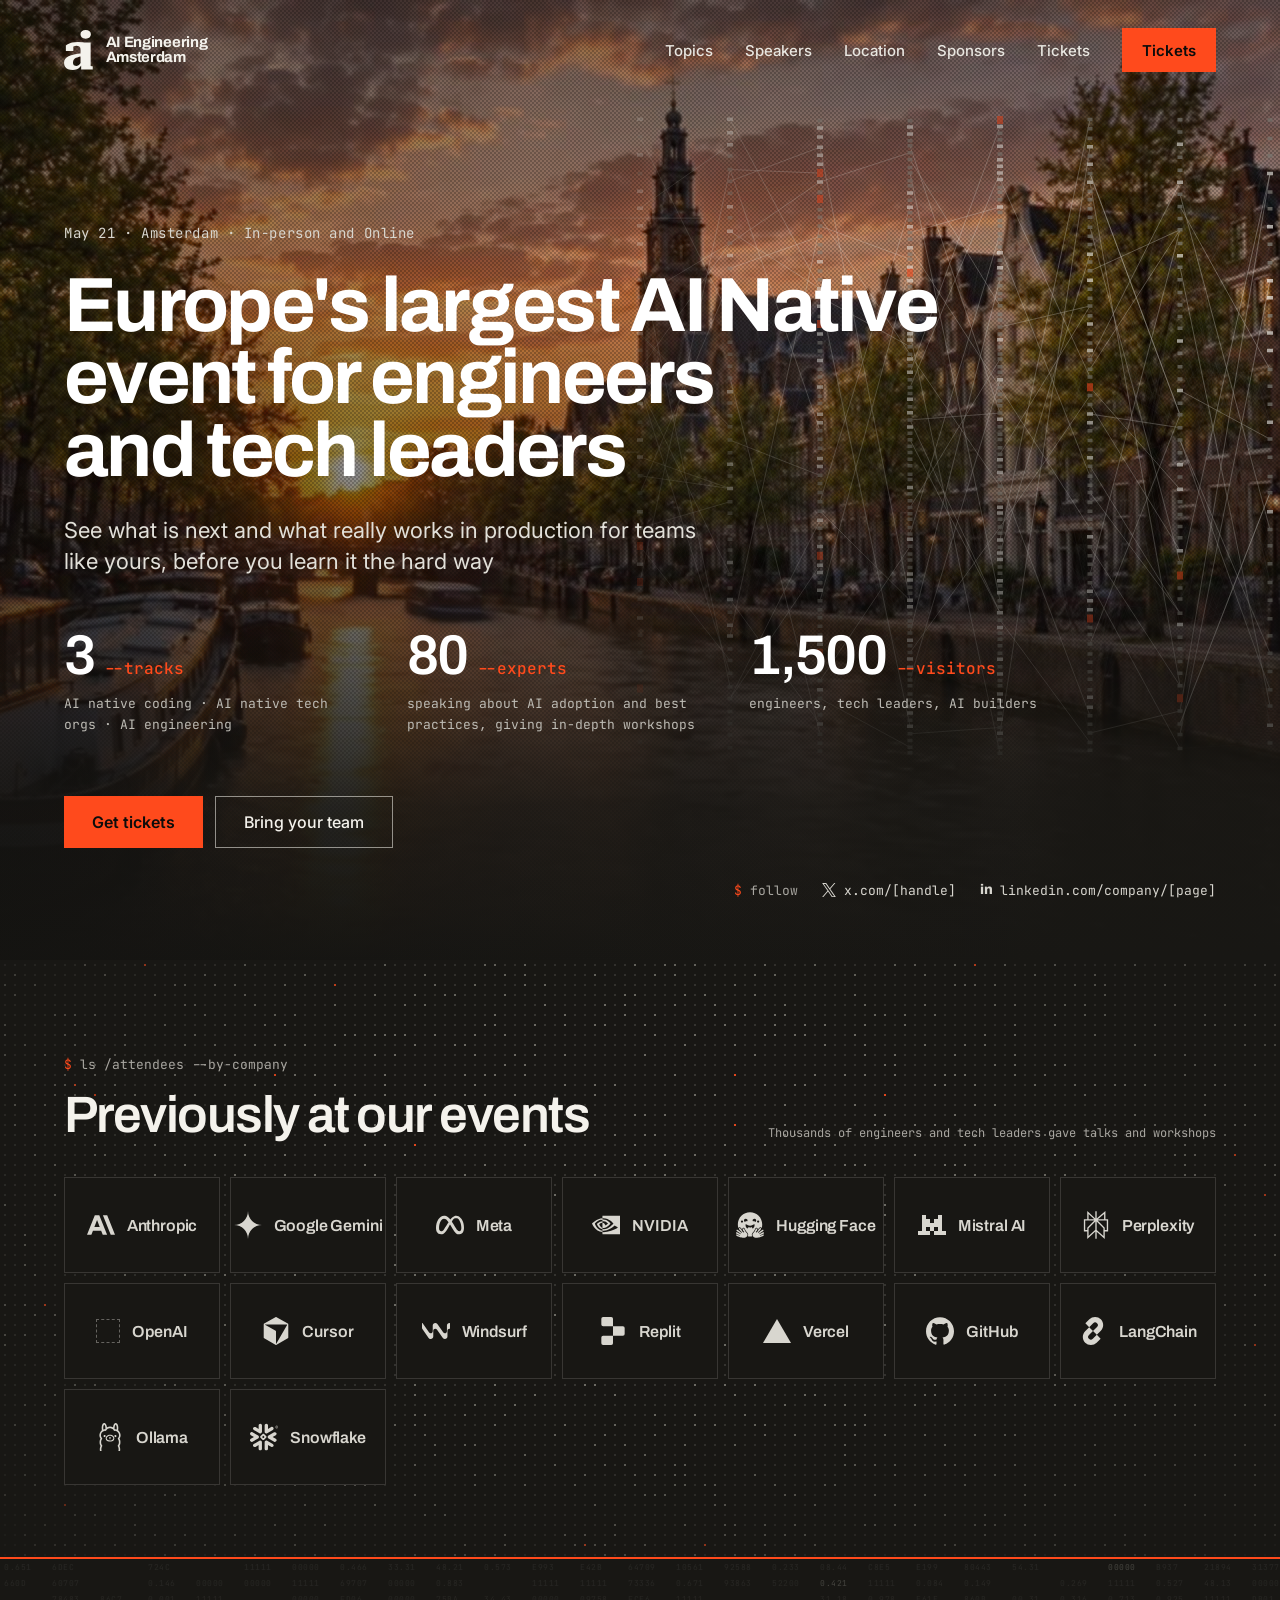
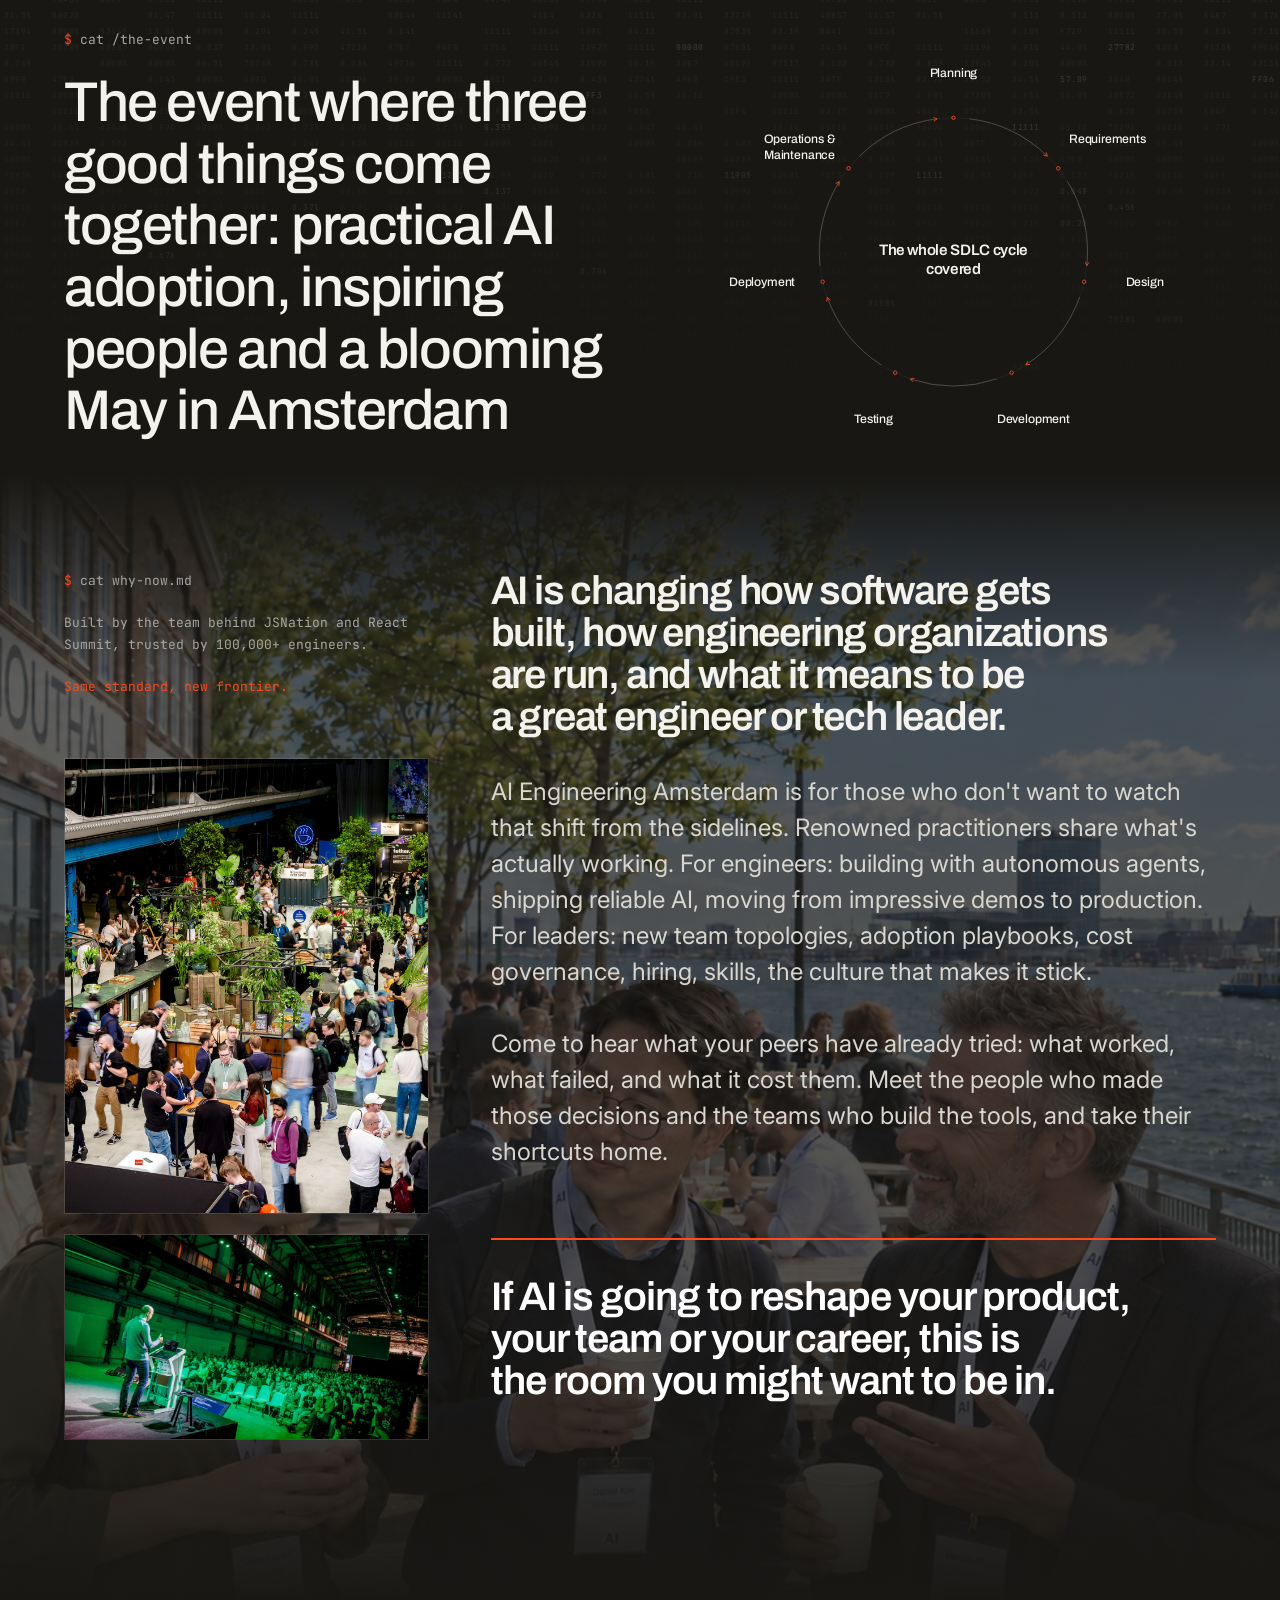
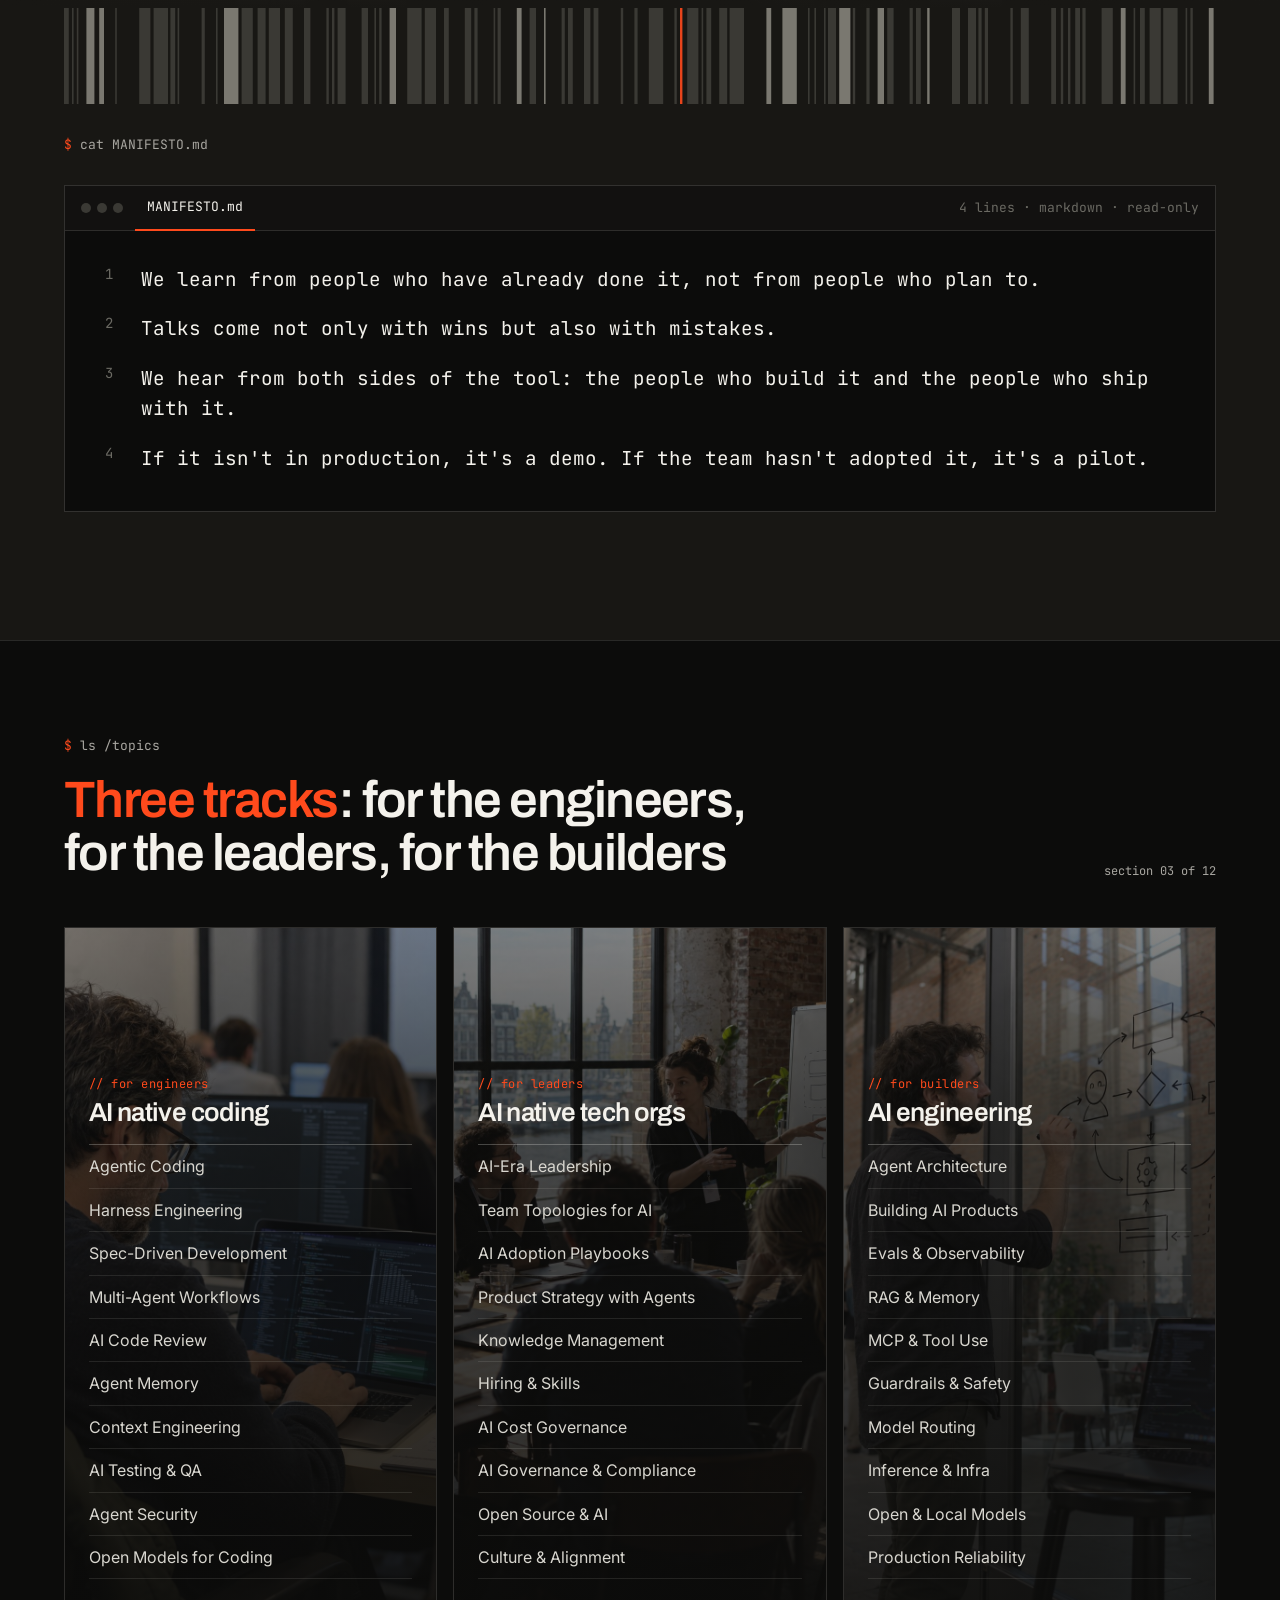
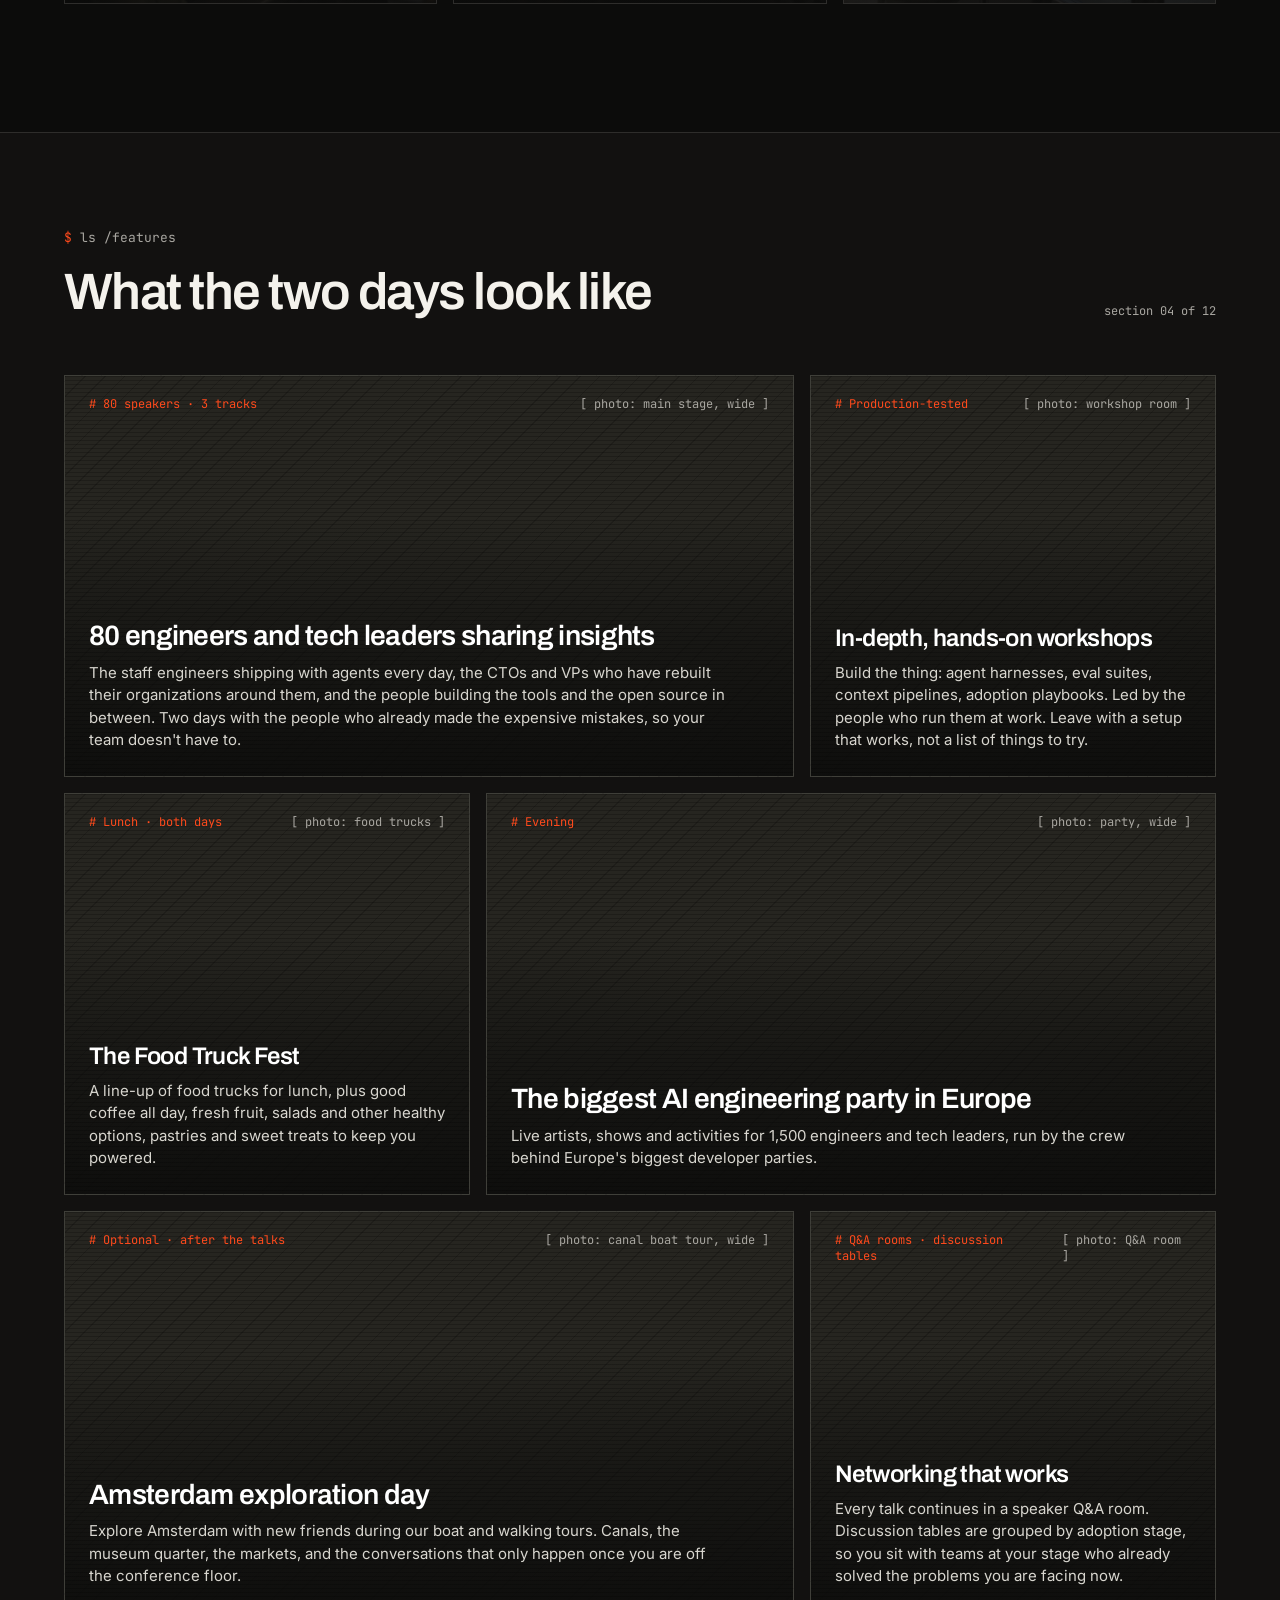
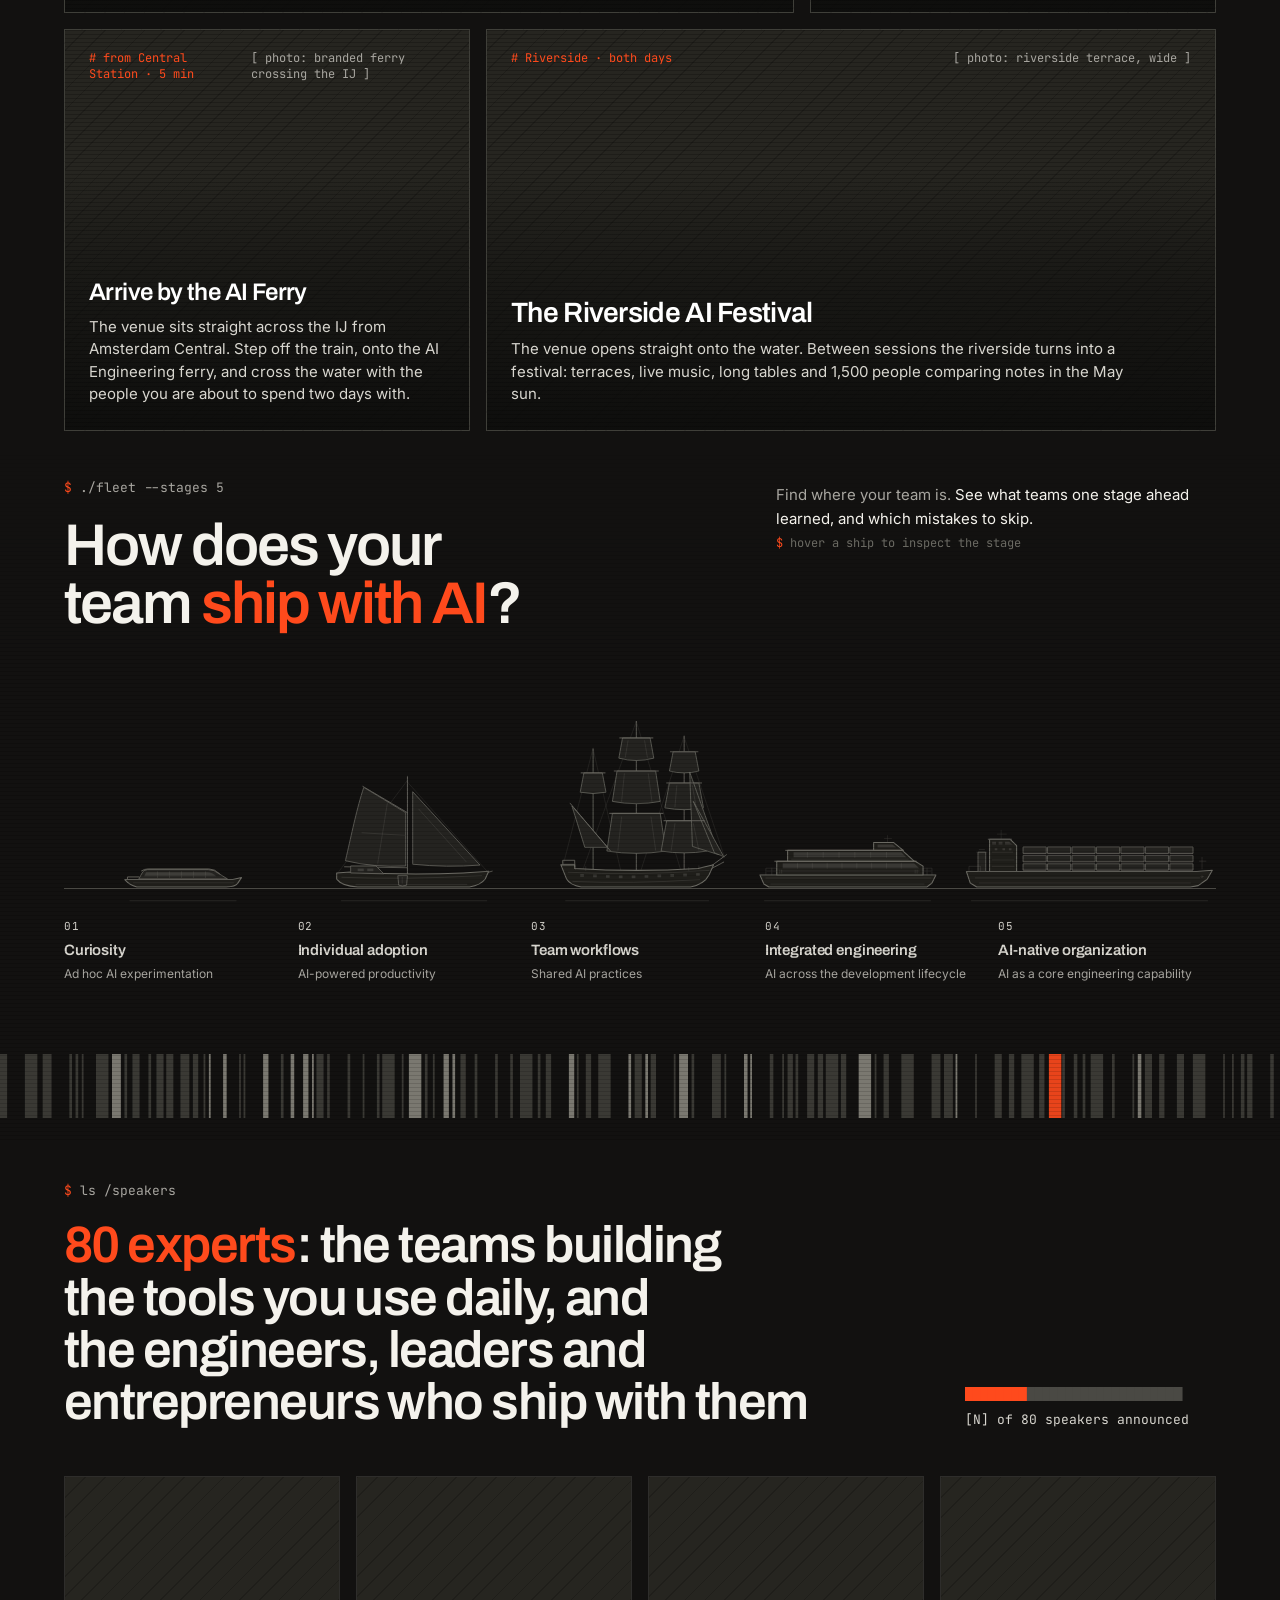
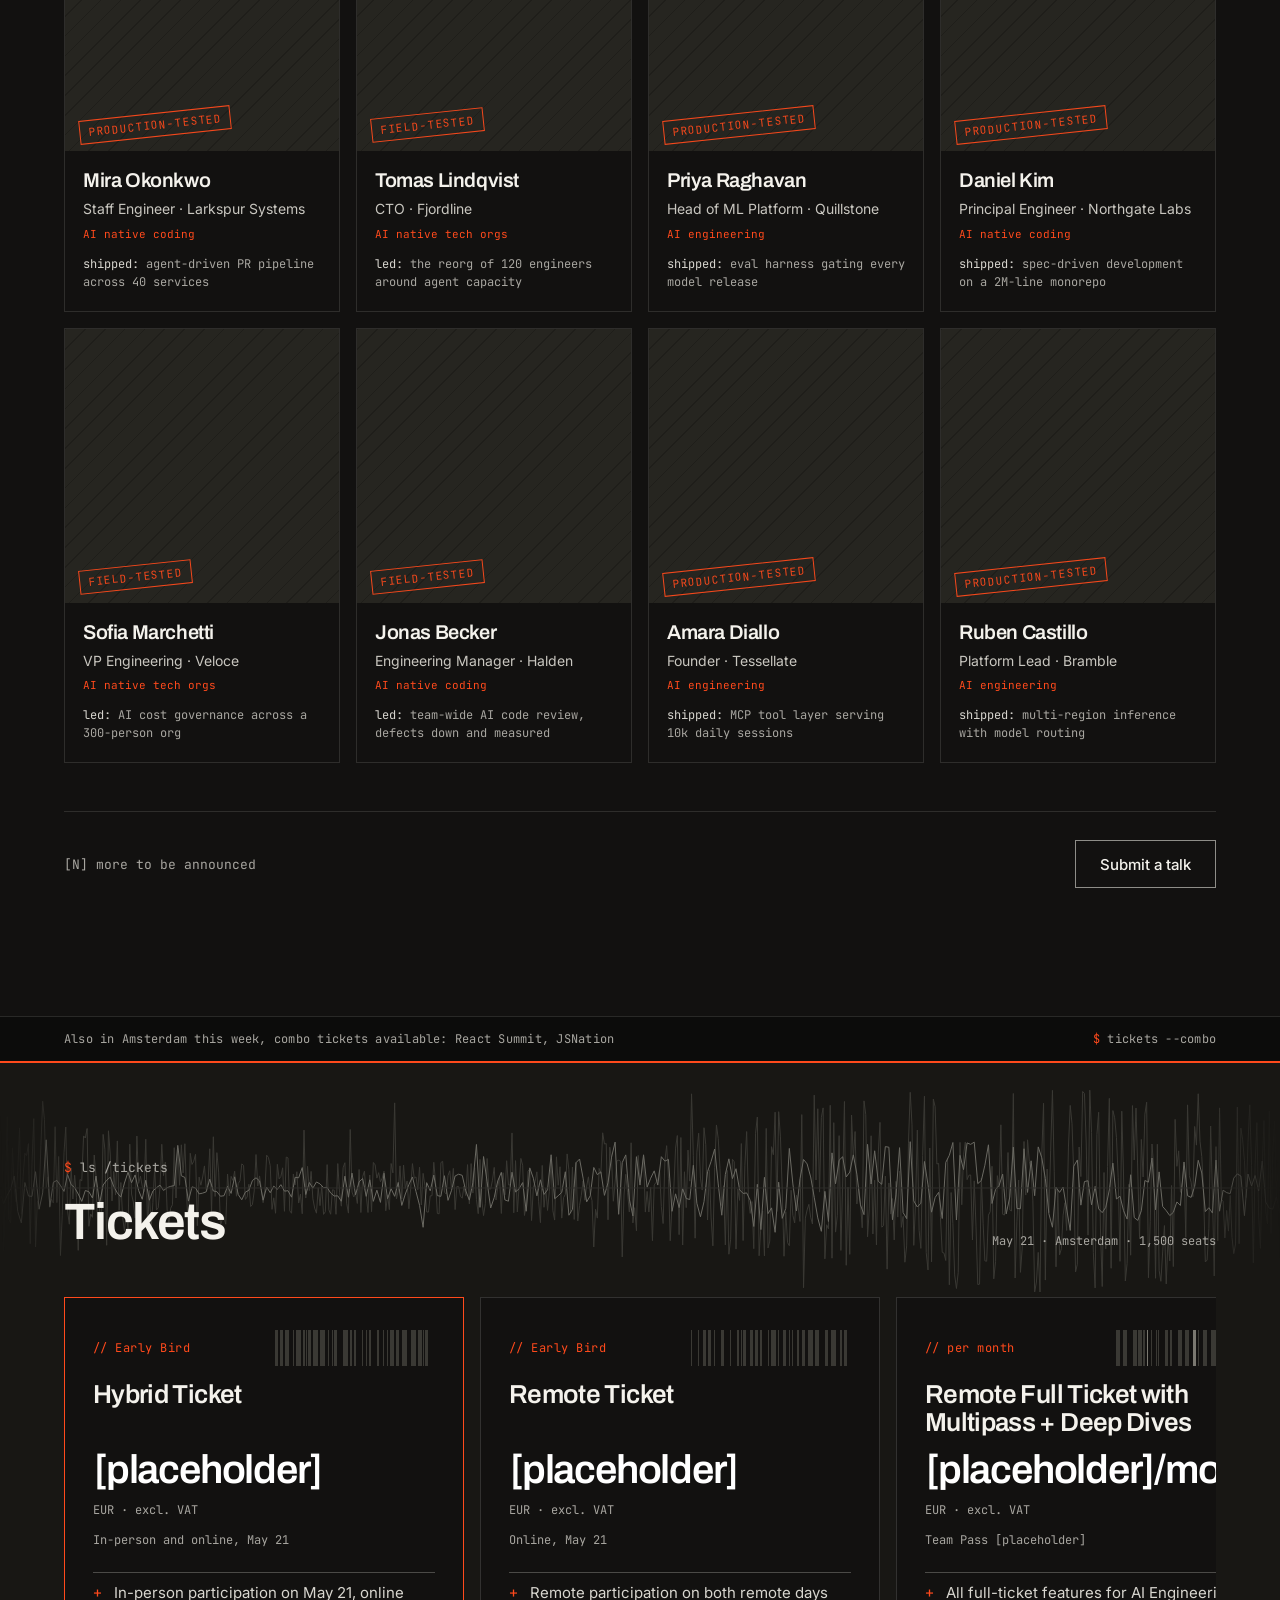
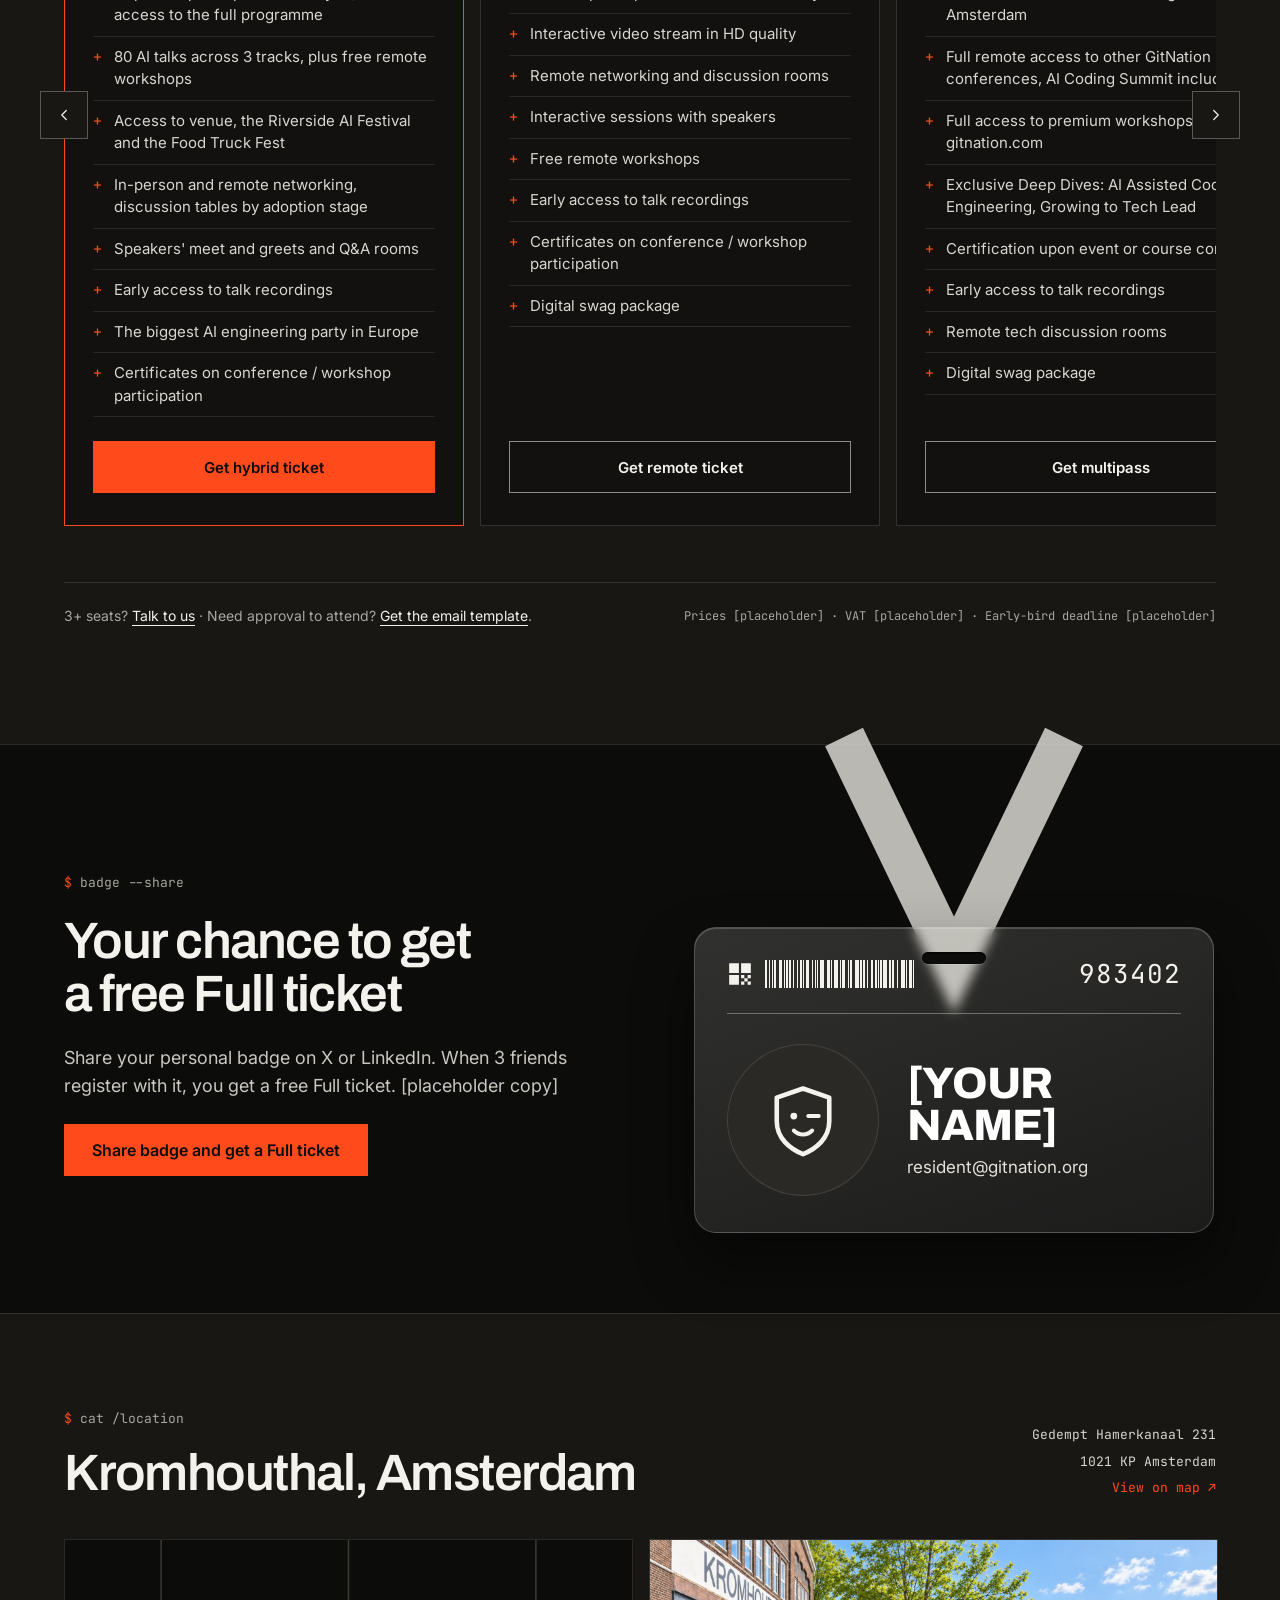
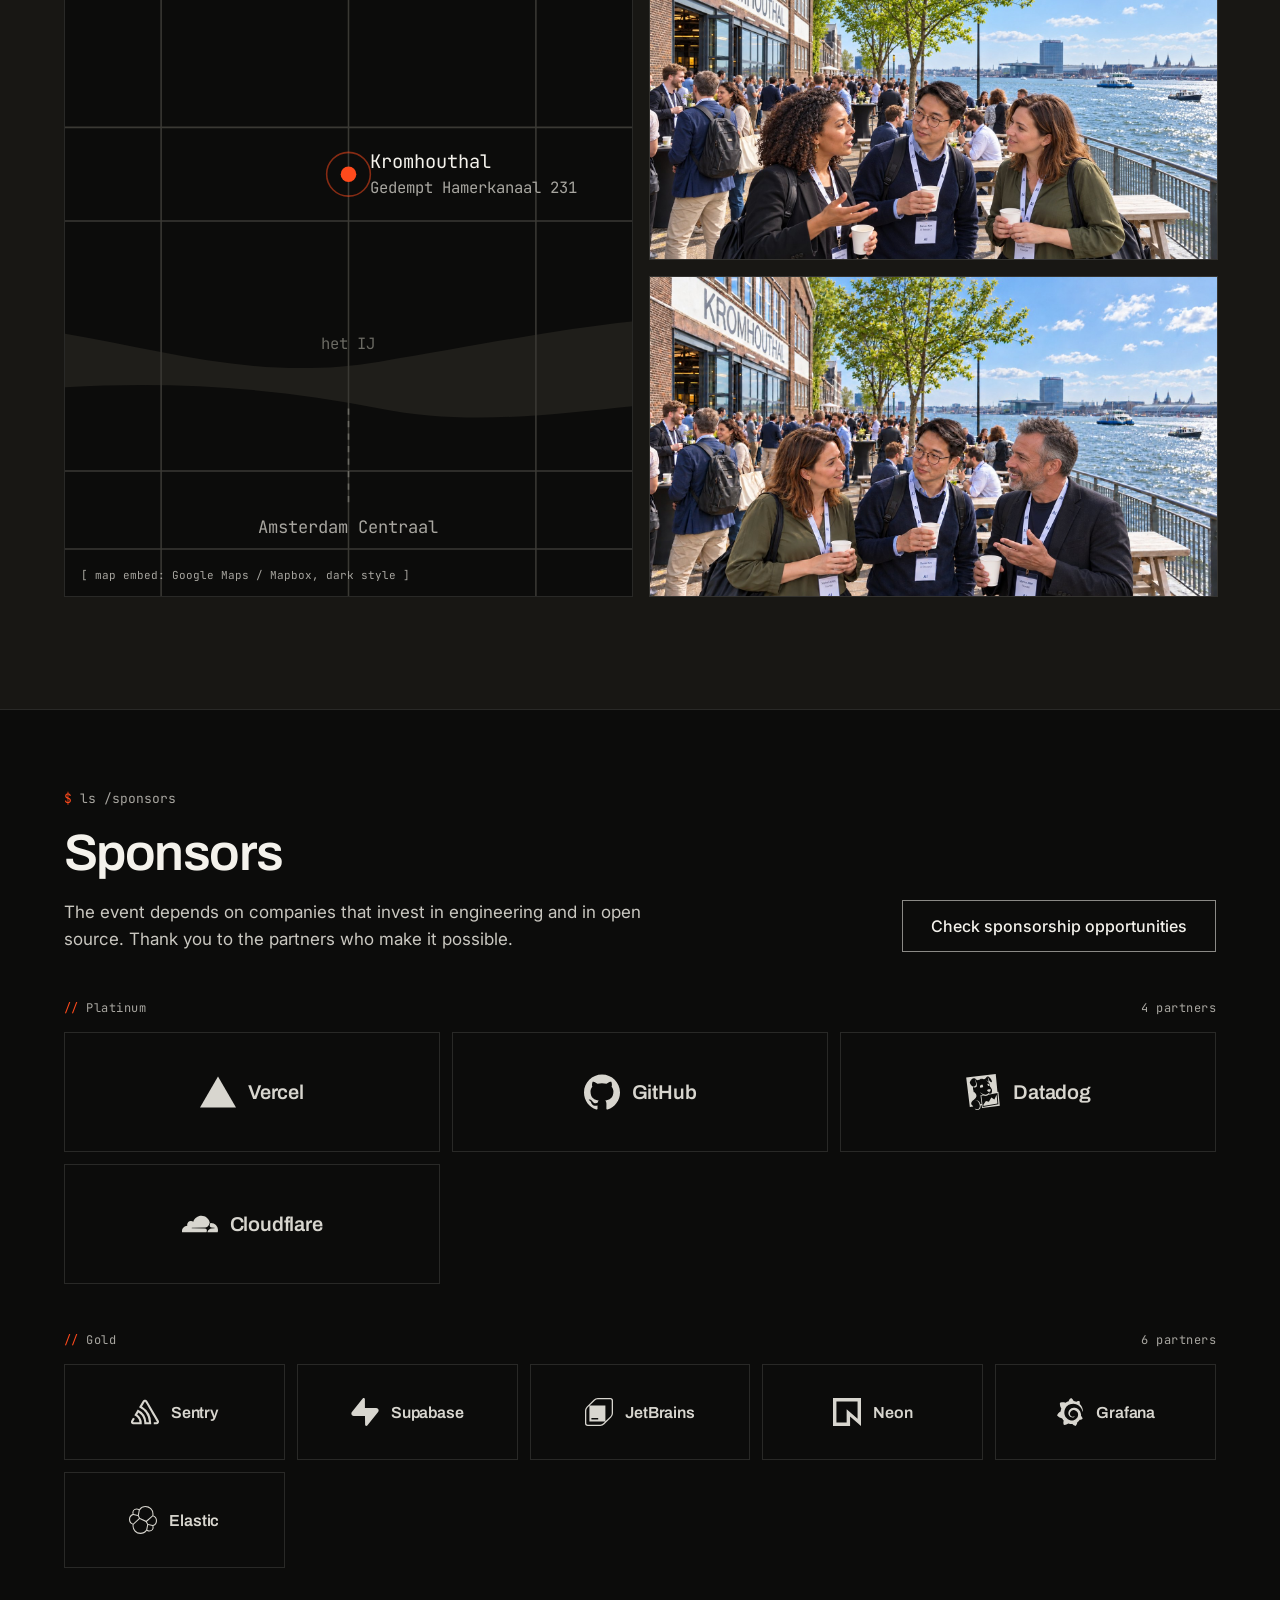
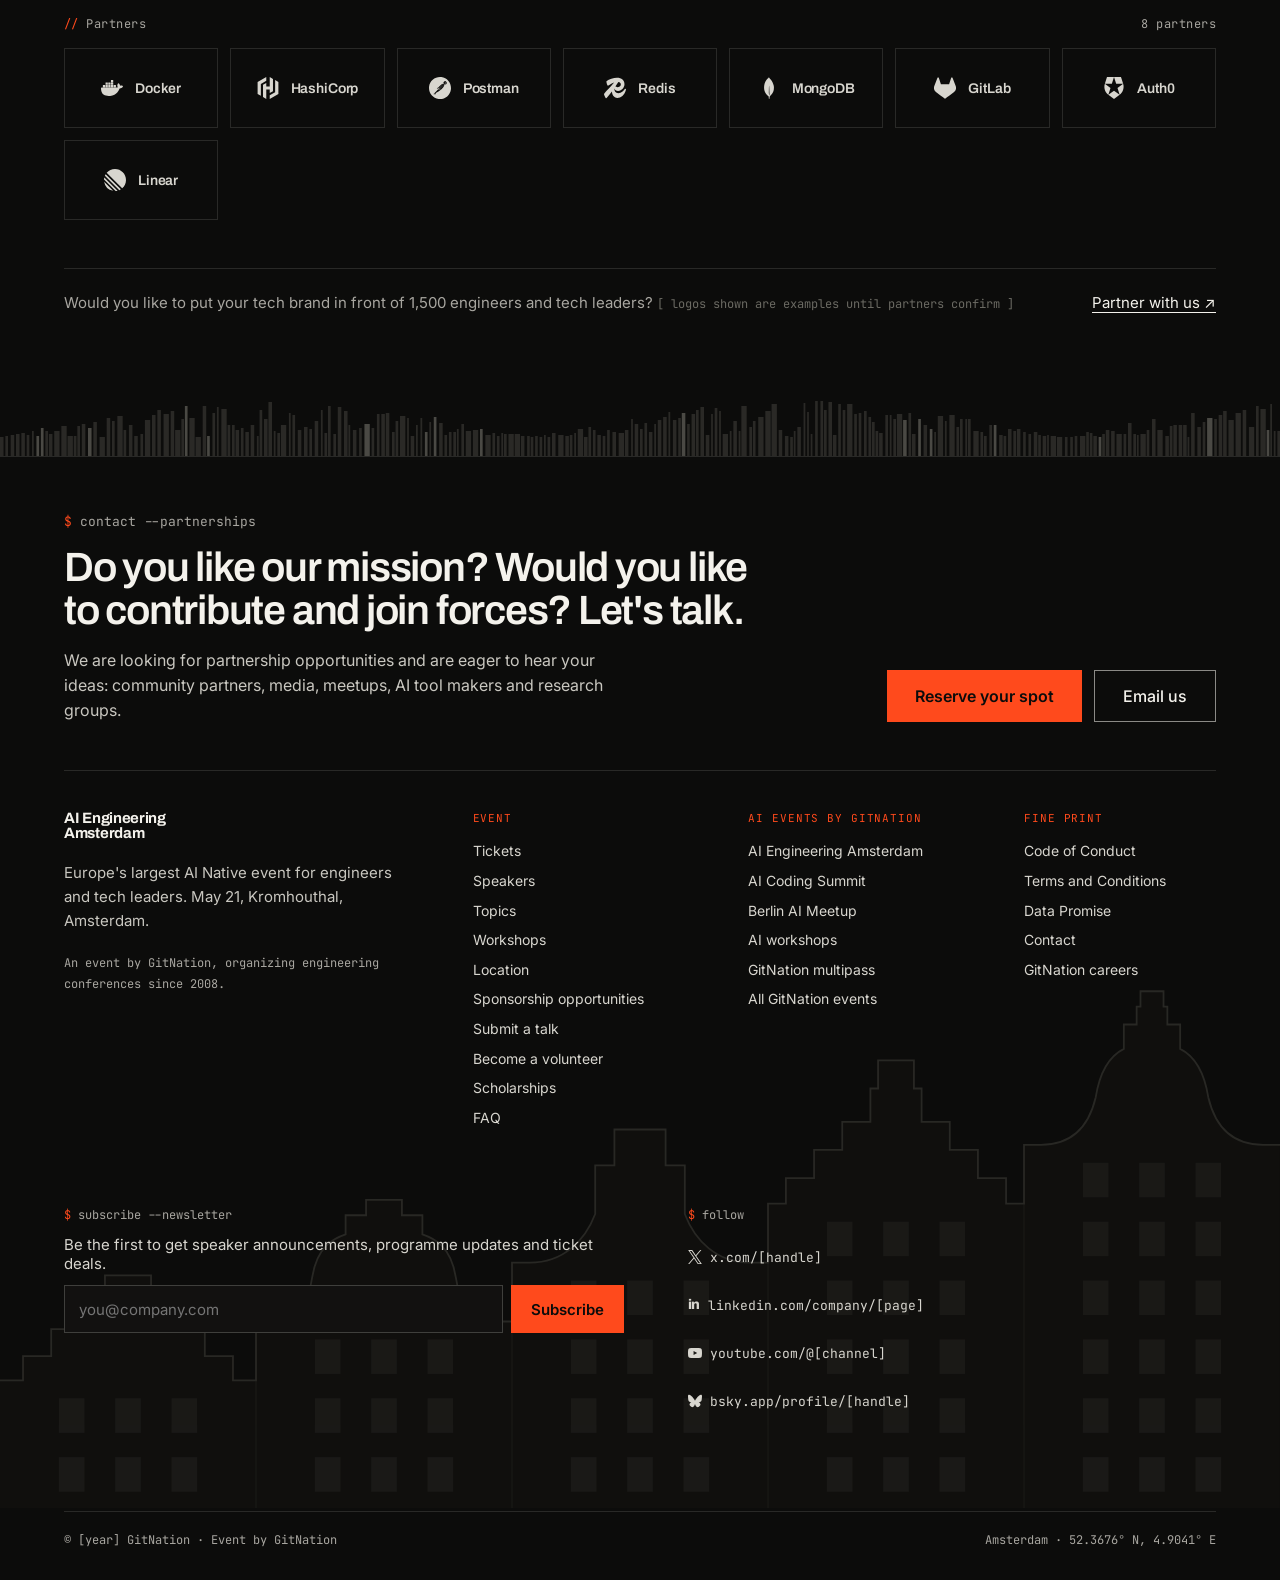
<file: index.html>
<!doctype html>
<html lang="en">
<head>
  <meta charset="utf-8">
  <meta name="viewport" content="width=device-width, initial-scale=1">
  <title>AI Engineering Amsterdam</title>
  <meta name="description" content="Europe's largest AI Native event for engineers and tech leaders. May 21, Kromhouthal, Amsterdam. In-person and online.">
  <meta property="og:title" content="AI Engineering Amsterdam">
  <meta property="og:description" content="Europe's largest AI Native event for engineers and tech leaders. May 21, Kromhouthal, Amsterdam.">
  <meta property="og:type" content="website">
  <meta property="og:image" content="assets/hero-amsterdam.jpg">
  <meta name="theme-color" content="#0C0C0B">
  <link rel="preconnect" href="https://fonts.googleapis.com">
  <link rel="preconnect" href="https://fonts.gstatic.com" crossorigin>
  <link rel="stylesheet" href="https://fonts.googleapis.com/css2?family=Archivo:wght@500;600;700;800&amp;family=Inter:wght@400;500&amp;family=JetBrains+Mono:wght@400;500&amp;display=swap">
  <link rel="stylesheet" href="css/styles.css">
  <script src="js/main.js" defer></script>
</head>
<body>
<div class="page">

  <!-- HERO (video background) -->
  <section class="hero-section">

    <!-- poster frame: Amsterdam canal at golden hour, graded dark; canal-to-graph lines over it -->
    <video class="hero-video" src="assets/hero-amsterdam.mp4" poster="assets/hero-amsterdam.jpg" autoplay="autoplay" muted="muted" loop="loop" playsinline="playsinline" preload="auto" aria-hidden="true" tabindex="-1"></video>
    <div class="hero-video-overlay" aria-hidden="true"></div>
    <svg class="hero-svg" aria-hidden="true" viewBox="0 0 1440 960" preserveAspectRatio="xMaxYMid slice"><path d="M800.0 333.6L890.0 132.7M800.0 280.0L890.0 144.8M800.0 369.1L890.0 673.3M800.0 618.1L890.0 243.2M800.0 456.9L890.0 317.1M800.0 688.5L890.0 217.6M800.0 369.1L890.0 660.6M800.0 511.8L890.0 599.5M800.0 155.0L890.0 144.8M800.0 333.6L890.0 440.1M800.0 456.9L890.0 206.8M800.0 652.8L890.0 132.7M800.0 528.0L890.0 280.7M800.0 511.8L890.0 636.0M800.0 440.0L890.0 280.7M800.0 369.1L890.0 342.2M800.0 191.4L890.0 342.2M800.0 688.5L890.0 660.6M800.0 456.9L890.0 243.2M800.0 635.2L890.0 735.0M800.0 191.4L890.0 206.8M800.0 581.9L890.0 513.3M800.0 670.8L890.0 526.5M800.0 173.4L890.0 132.7M800.0 528.0L890.0 243.2M800.0 635.2L890.0 625.4M800.0 280.0L890.0 217.6M800.0 350.2L890.0 181.2M800.0 564.3L890.0 636.0M800.0 136.8L890.0 599.5M800.0 440.0L890.0 377.9M800.0 119.4L890.0 426.8M800.0 208.1L890.0 488.5M800.0 493.0L890.0 403.1M800.0 652.8L890.0 193.3M800.0 581.9L890.0 304.8M800.0 475.8L890.0 169.5M800.0 422.2L890.0 549.9M800.0 225.7L890.0 354.3M800.0 670.8L890.0 488.5M800.0 564.3L890.0 686.9M800.0 564.3L890.0 636.0M800.0 564.3L890.0 649.0M800.0 581.9L890.0 673.3M800.0 173.4L890.0 217.6M800.0 456.9L890.0 673.3M800.0 742.0L890.0 440.1M800.0 155.0L890.0 415.9M800.0 742.0L890.0 243.2M800.0 297.2L890.0 426.8M800.0 511.8L890.0 452.8M800.0 225.7L890.0 686.9M800.0 618.1L890.0 711.5M800.0 599.1L890.0 562.5M800.0 652.8L890.0 649.0M800.0 652.8L890.0 317.1M800.0 742.0L890.0 366.1M800.0 742.0L890.0 673.3M800.0 688.5L890.0 181.2M800.0 493.0L890.0 636.0M800.0 456.9L890.0 452.8M800.0 546.1L890.0 599.5M800.0 546.1L890.0 673.3M800.0 635.2L890.0 169.5M800.0 315.3L890.0 354.3M800.0 350.2L890.0 415.9M800.0 350.2L890.0 440.1M800.0 652.8L890.0 636.0M800.0 261.9L890.0 329.9M800.0 599.1L890.0 193.3M800.0 155.0L890.0 243.2M800.0 493.0L890.0 342.2M800.0 652.8L890.0 452.8M800.0 670.8L890.0 452.8M800.0 670.8L890.0 231.3M800.0 315.3L890.0 526.5M800.0 670.8L890.0 501.7M800.0 456.9L890.0 549.9M800.0 403.5L890.0 217.6M800.0 191.4L890.0 377.9M800.0 599.1L890.0 255.5M800.0 670.8L890.0 119.2M800.0 618.1L890.0 747.6M800.0 618.1L890.0 169.5M800.0 225.7L890.0 723.9M800.0 244.0L890.0 501.7M800.0 581.9L890.0 426.8M800.0 456.9L890.0 612.2M800.0 280.0L890.0 391.8M800.0 618.1L890.0 317.1M800.0 136.8L890.0 144.8M800.0 528.0L890.0 636.0M800.0 456.9L890.0 217.6M800.0 297.2L890.0 735.0M800.0 136.8L890.0 132.7M800.0 333.6L890.0 169.5M800.0 369.1L890.0 698.8M800.0 456.9L890.0 342.2M800.0 493.0L890.0 501.7M800.0 280.0L890.0 366.1M800.0 369.1L890.0 735.0M800.0 635.2L890.0 649.0M800.0 208.1L890.0 119.2M800.0 333.6L890.0 588.0M800.0 155.0L890.0 426.8M800.0 155.0L890.0 206.8M800.0 191.4L890.0 317.1M800.0 652.8L890.0 562.5M800.0 208.1L890.0 329.9M800.0 225.7L890.0 415.9M800.0 261.9L890.0 169.5M800.0 742.0L890.0 329.9M800.0 564.3L890.0 243.2M800.0 599.1L890.0 673.3M800.0 493.0L890.0 673.3M800.0 652.8L890.0 391.8M890.0 155.9L980.0 743.1M890.0 426.8L980.0 635.0M890.0 144.8L980.0 743.1M890.0 243.2L980.0 147.2M890.0 268.4L980.0 689.6M890.0 366.1L980.0 334.1M890.0 342.2L980.0 236.3M890.0 698.8L980.0 698.4M890.0 426.8L980.0 670.4M890.0 119.2L980.0 377.0M890.0 636.0L980.0 439.3M890.0 686.9L980.0 706.8M890.0 612.2L980.0 715.0M890.0 391.8L980.0 582.7M890.0 711.5L980.0 652.7M890.0 673.3L980.0 244.8M890.0 488.5L980.0 466.5M890.0 317.1L980.0 492.4M890.0 549.9L980.0 296.8M890.0 526.5L980.0 609.8M890.0 243.2L980.0 751.1M890.0 217.6L980.0 724.0M890.0 403.1L980.0 296.8M890.0 588.0L980.0 377.0M890.0 711.5L980.0 600.8M890.0 660.6L980.0 715.0M890.0 549.9L980.0 724.0M890.0 268.4L980.0 582.7M890.0 464.3L980.0 173.1M890.0 354.3L980.0 369.2M890.0 304.8L980.0 236.3M890.0 660.6L980.0 296.8M890.0 377.9L980.0 137.1M890.0 562.5L980.0 396.2M890.0 206.8L980.0 377.0M890.0 243.2L980.0 414.2M890.0 317.1L980.0 323.9M890.0 574.4L980.0 306.2M890.0 649.0L980.0 565.2M890.0 181.2L980.0 662.8M890.0 612.2L980.0 334.1M890.0 464.3L980.0 448.3M890.0 132.7L980.0 555.7M890.0 562.5L980.0 147.2M890.0 304.8L980.0 617.7M890.0 612.2L980.0 751.1M890.0 612.2L980.0 226.1M890.0 488.5L980.0 430.9M890.0 636.0L980.0 458.5M890.0 673.3L980.0 609.8M890.0 268.4L980.0 724.0M890.0 329.9L980.0 147.2M890.0 342.2L980.0 520.4M890.0 539.2L980.0 652.7M890.0 193.3L980.0 181.9M890.0 501.7L980.0 572.5M890.0 612.2L980.0 137.1M890.0 329.9L980.0 439.3M890.0 193.3L980.0 244.8M890.0 513.3L980.0 670.4M890.0 280.7L980.0 173.1M890.0 377.9L980.0 422.6M890.0 377.9L980.0 626.3M890.0 304.8L980.0 147.2M890.0 206.8L980.0 244.8M890.0 625.4L980.0 751.1M890.0 747.6L980.0 430.9M890.0 488.5L980.0 288.6M890.0 415.9L980.0 137.1M890.0 144.8L980.0 511.2M890.0 488.5L980.0 555.7M890.0 440.1L980.0 466.5M890.0 686.9L980.0 670.4M890.0 415.9L980.0 458.5M890.0 625.4L980.0 386.9M890.0 329.9L980.0 483.5M890.0 317.1L980.0 439.3M890.0 686.9L980.0 350.9M890.0 539.2L980.0 236.3M890.0 723.9L980.0 386.9M890.0 452.8L980.0 511.2M890.0 539.2L980.0 572.5M890.0 119.2L980.0 609.8M890.0 193.3L980.0 181.9M890.0 574.4L980.0 316.5M890.0 292.9L980.0 724.0M890.0 636.0L980.0 422.6M890.0 440.1L980.0 501.8M890.0 452.8L980.0 369.2M890.0 723.9L980.0 296.8M890.0 464.3L980.0 226.1M890.0 391.8L980.0 492.4M890.0 625.4L980.0 680.7M890.0 304.8L980.0 724.0M890.0 317.1L980.0 403.6M890.0 636.0L980.0 323.9M890.0 415.9L980.0 279.8M890.0 464.3L980.0 244.8M890.0 354.3L980.0 572.5M890.0 539.2L980.0 199.1M890.0 574.4L980.0 439.3M890.0 391.8L980.0 590.3M890.0 193.3L980.0 662.8M890.0 526.5L980.0 137.1M890.0 574.4L980.0 439.3M890.0 354.3L980.0 342.6M890.0 181.2L980.0 743.1M890.0 526.5L980.0 698.4M890.0 181.2L980.0 609.8M890.0 206.8L980.0 271.0M890.0 342.2L980.0 635.0M890.0 513.3L980.0 369.2M890.0 415.9L980.0 147.2M890.0 132.7L980.0 439.3M890.0 217.6L980.0 252.5M890.0 255.5L980.0 511.2M890.0 488.5L980.0 520.4M980.0 706.8L1070.0 626.1M980.0 475.4L1070.0 185.8M980.0 414.2L1070.0 254.2M980.0 137.1L1070.0 633.0M980.0 706.8L1070.0 280.8M980.0 350.9L1070.0 713.0M980.0 458.5L1070.0 272.7M980.0 173.1L1070.0 259.1M980.0 377.0L1070.0 713.0M980.0 466.5L1070.0 393.6M980.0 635.0L1070.0 693.9M980.0 670.4L1070.0 247.6M980.0 751.1L1070.0 267.3M980.0 350.9L1070.0 733.8M980.0 715.0L1070.0 387.5M980.0 609.8L1070.0 193.0M980.0 403.6L1070.0 459.3M980.0 670.4L1070.0 419.9M980.0 377.0L1070.0 699.9M980.0 334.1L1070.0 513.9M980.0 279.8L1070.0 127.1M980.0 706.8L1070.0 554.0M980.0 466.5L1070.0 600.4M980.0 403.6L1070.0 693.9M980.0 296.8L1070.0 733.8M980.0 181.9L1070.0 379.9M980.0 323.9L1070.0 667.3M980.0 192.1L1070.0 286.8M980.0 279.8L1070.0 446.4M980.0 244.8L1070.0 326.2M980.0 734.2L1070.0 600.4M980.0 520.4L1070.0 459.3M980.0 617.7L1070.0 280.8M980.0 617.7L1070.0 726.1M980.0 555.7L1070.0 693.9M980.0 288.6L1070.0 621.0M980.0 590.3L1070.0 326.2M980.0 386.9L1070.0 606.7M980.0 244.8L1070.0 587.4M980.0 386.9L1070.0 633.0M980.0 271.0L1070.0 606.7M980.0 644.3L1070.0 633.0M980.0 414.2L1070.0 693.9M980.0 572.5L1070.0 733.8M980.0 439.3L1070.0 292.4M980.0 369.2L1070.0 173.0M980.0 528.3L1070.0 600.4M980.0 458.5L1070.0 574.0M980.0 600.8L1070.0 546.4M980.0 244.8L1070.0 567.4M980.0 360.4L1070.0 726.1M980.0 181.9L1070.0 600.4M980.0 261.8L1070.0 340.1M980.0 279.8L1070.0 752.8M980.0 244.8L1070.0 212.8M980.0 751.1L1070.0 733.8M980.0 511.2L1070.0 399.2M980.0 501.8L1070.0 292.4M980.0 626.3L1070.0 399.2M980.0 236.3L1070.0 319.1M980.0 590.3L1070.0 633.0M980.0 252.5L1070.0 120.6M980.0 466.5L1070.0 452.4M980.0 680.7L1070.0 640.4M980.0 475.4L1070.0 679.9M980.0 173.1L1070.0 546.4M980.0 296.8L1070.0 726.1M980.0 192.1L1070.0 626.1M980.0 572.5L1070.0 340.1M980.0 226.1L1070.0 752.8M980.0 181.9L1070.0 300.7M980.0 350.9L1070.0 487.6M980.0 430.9L1070.0 312.9M980.0 323.9L1070.0 120.6M980.0 528.3L1070.0 254.2M980.0 279.8L1070.0 580.1M980.0 181.9L1070.0 247.6M980.0 414.2L1070.0 419.9M980.0 475.4L1070.0 500.7M980.0 377.0L1070.0 546.4M980.0 271.0L1070.0 134.0M980.0 173.1L1070.0 587.4M980.0 422.6L1070.0 140.7M980.0 609.8L1070.0 507.5M980.0 120.4L1070.0 645.9M980.0 582.7L1070.0 167.4M980.0 528.3L1070.0 519.2M980.0 715.0L1070.0 479.5M980.0 439.3L1070.0 340.1M980.0 271.0L1070.0 393.6M980.0 609.8L1070.0 254.2M980.0 520.4L1070.0 621.0M980.0 430.9L1070.0 713.0M980.0 492.4L1070.0 286.8M980.0 492.4L1070.0 513.9M980.0 538.0L1070.0 626.1M980.0 173.1L1070.0 207.2M980.0 334.1L1070.0 120.6M980.0 360.4L1070.0 740.4M980.0 217.2L1070.0 140.7M980.0 403.6L1070.0 667.3M980.0 306.2L1070.0 600.4M980.0 306.2L1070.0 713.0M980.0 173.1L1070.0 554.0M980.0 511.2L1070.0 226.7M980.0 475.4L1070.0 587.4M980.0 706.8L1070.0 167.4M980.0 279.8L1070.0 354.3M980.0 306.2L1070.0 674.1M980.0 475.4L1070.0 167.4M980.0 414.2L1070.0 446.4M980.0 209.8L1070.0 539.3M980.0 724.0L1070.0 527.6M980.0 662.8L1070.0 312.9M980.0 492.4L1070.0 200.3M980.0 751.1L1070.0 300.7M980.0 244.8L1070.0 365.8M980.0 323.9L1070.0 167.4M980.0 217.2L1070.0 580.1M1070.0 173.0L1160.0 685.7M1070.0 587.4L1160.0 753.3M1070.0 286.8L1160.0 260.4M1070.0 185.8L1160.0 126.4M1070.0 354.3L1160.0 379.7M1070.0 493.8L1160.0 519.3M1070.0 399.2L1160.0 507.2M1070.0 633.0L1160.0 279.0M1070.0 292.4L1160.0 207.0M1070.0 180.7L1160.0 653.3M1070.0 733.8L1160.0 154.0M1070.0 747.3L1160.0 513.0M1070.0 613.5L1160.0 359.0M1070.0 359.0L1160.0 426.7M1070.0 593.3L1160.0 226.0M1070.0 439.7L1160.0 612.6M1070.0 312.9L1160.0 486.4M1070.0 312.9L1160.0 493.5M1070.0 152.7L1160.0 187.4M1070.0 567.4L1160.0 220.6M1070.0 667.3L1160.0 479.6M1070.0 534.0L1160.0 159.8M1070.0 193.0L1160.0 159.8M1070.0 706.5L1160.0 580.7M1070.0 319.1L1160.0 539.9M1070.0 412.8L1160.0 179.6M1070.0 167.4L1160.0 707.4M1070.0 713.0L1160.0 126.4M1070.0 720.1L1160.0 314.1M1070.0 446.4L1160.0 426.7M1070.0 580.1L1160.0 154.0M1070.0 319.1L1160.0 173.0M1070.0 193.0L1160.0 187.4M1070.0 652.5L1160.0 146.2M1070.0 140.7L1160.0 466.3M1070.0 406.7L1160.0 733.3M1070.0 120.6L1160.0 293.6M1070.0 446.4L1160.0 713.3M1070.0 292.4L1160.0 739.7M1070.0 699.9L1160.0 405.8M1070.0 134.0L1160.0 187.4M1070.0 593.3L1160.0 207.0M1070.0 459.3L1160.0 739.7M1070.0 465.7L1160.0 293.6M1070.0 180.7L1160.0 713.3M1070.0 419.9L1160.0 179.6M1070.0 312.9L1160.0 674.1M1070.0 212.8L1160.0 666.7M1070.0 452.4L1160.0 179.6M1070.0 674.1L1160.0 713.3M1070.0 465.7L1160.0 753.3M1070.0 493.8L1160.0 573.2M1070.0 207.2L1160.0 419.3M1070.0 393.6L1160.0 592.7M1070.0 621.0L1160.0 627.4M1070.0 720.1L1160.0 685.7M1070.0 479.5L1160.0 573.2M1070.0 613.5L1160.0 585.7M1070.0 412.8L1160.0 693.9M1070.0 679.9L1160.0 612.6M1070.0 239.2L1160.0 394.3M1070.0 659.0L1160.0 701.0M1070.0 207.2L1160.0 146.2M1070.0 500.7L1160.0 659.3M1070.0 393.6L1160.0 753.3M1070.0 554.0L1160.0 466.3M1070.0 539.3L1160.0 620.1M1070.0 479.5L1160.0 400.6M1070.0 667.3L1160.0 747.3M1070.0 387.5L1160.0 620.1M1070.0 674.1L1160.0 500.2M1070.0 674.1L1160.0 612.6M1070.0 127.1L1160.0 633.2M1070.0 621.0L1160.0 207.0M1070.0 513.9L1160.0 479.6M1070.0 519.2L1160.0 620.1M1070.0 372.4L1160.0 519.3M1070.0 752.8L1160.0 719.2M1070.0 254.2L1160.0 627.4M1070.0 220.0L1160.0 333.9M1070.0 640.4L1160.0 580.7M1070.0 173.0L1160.0 413.1M1070.0 652.5L1160.0 707.4M1070.0 193.0L1160.0 372.4M1070.0 127.1L1160.0 733.3M1070.0 354.3L1160.0 434.1M1070.0 613.5L1160.0 633.2M1070.0 593.3L1160.0 753.3M1070.0 399.2L1160.0 573.2M1070.0 633.0L1160.0 466.3M1070.0 554.0L1160.0 666.7M1070.0 185.8L1160.0 486.4M1070.0 621.0L1160.0 620.1M1070.0 346.7L1160.0 739.7M1070.0 173.0L1160.0 573.2M1070.0 185.8L1160.0 207.0M1070.0 693.9L1160.0 447.7M1070.0 307.2L1160.0 267.6M1070.0 527.6L1160.0 659.3M1070.0 412.8L1160.0 239.5M1070.0 212.8L1160.0 320.0M1070.0 600.4L1160.0 552.9M1070.0 359.0L1160.0 580.7M1070.0 706.5L1160.0 233.7M1070.0 340.1L1160.0 633.2M1070.0 674.1L1160.0 233.7M1070.0 554.0L1160.0 179.6M1070.0 693.9L1160.0 426.7M1070.0 312.9L1160.0 592.7M1070.0 554.0L1160.0 372.4M1070.0 159.4L1160.0 693.9M1070.0 426.9L1160.0 580.7M1160.0 133.2L1250.0 671.7M1160.0 273.1L1250.0 350.6M1160.0 701.0L1250.0 689.8M1160.0 419.3L1250.0 679.2M1160.0 173.0L1250.0 609.7M1160.0 585.7L1250.0 511.4M1160.0 533.2L1250.0 750.2M1160.0 347.0L1250.0 404.5M1160.0 426.7L1250.0 323.9M1160.0 620.1L1250.0 199.7M1160.0 666.7L1250.0 350.6M1160.0 674.1L1250.0 449.5M1160.0 539.9L1250.0 422.9M1160.0 413.1L1250.0 138.4M1160.0 285.9L1250.0 440.5M1160.0 439.5L1250.0 343.0M1160.0 701.0L1250.0 609.7M1160.0 479.6L1250.0 555.9M1160.0 212.5L1250.0 146.8M1160.0 372.4L1250.0 536.8M1160.0 166.3L1250.0 528.4M1160.0 454.2L1250.0 733.0M1160.0 674.1L1250.0 119.4M1160.0 413.1L1250.0 182.4M1160.0 680.5L1250.0 600.6M1160.0 513.0L1250.0 156.0M1160.0 320.0L1250.0 609.7M1160.0 666.7L1250.0 679.2M1160.0 260.4L1250.0 519.2M1160.0 299.4L1250.0 618.4M1160.0 239.5L1250.0 236.4M1160.0 333.9L1250.0 707.2M1160.0 519.3L1250.0 359.9M1160.0 713.3L1250.0 343.0M1160.0 126.4L1250.0 511.4M1160.0 220.6L1250.0 395.5M1160.0 419.3L1250.0 164.1M1160.0 707.4L1250.0 671.7M1160.0 513.0L1250.0 634.6M1160.0 413.1L1250.0 414.0M1160.0 354.0L1250.0 582.6M1160.0 159.8L1250.0 422.9M1160.0 220.6L1250.0 138.4M1160.0 260.4L1250.0 333.8M1160.0 166.3L1250.0 609.7M1160.0 559.4L1250.0 511.4M1160.0 612.6L1250.0 582.6M1160.0 600.8L1250.0 146.8M1160.0 379.7L1250.0 191.3M1160.0 479.6L1250.0 528.4M1160.0 372.4L1250.0 236.4M1160.0 179.6L1250.0 574.1M1160.0 179.6L1250.0 359.9M1160.0 727.5L1250.0 671.7M1160.0 320.0L1250.0 546.9M1160.0 533.2L1250.0 173.6M1160.0 405.8L1250.0 315.8M1160.0 713.3L1250.0 600.6M1160.0 493.5L1250.0 262.1M1160.0 212.5L1250.0 457.8M1160.0 493.5L1250.0 164.1M1160.0 159.8L1250.0 422.9M1160.0 233.7L1250.0 643.9M1160.0 573.2L1250.0 164.1M1160.0 653.3L1250.0 182.4M1160.0 226.0L1250.0 280.1M1160.0 366.7L1250.0 476.3M1160.0 419.3L1250.0 511.4M1160.0 146.2L1250.0 254.2M1160.0 154.0L1250.0 574.1M1160.0 413.1L1250.0 262.1M1160.0 733.3L1250.0 634.6M1160.0 739.7L1250.0 511.4M1160.0 552.9L1250.0 430.7M1160.0 439.5L1250.0 600.6M1160.0 293.6L1250.0 262.1M1160.0 199.6L1250.0 742.4M1160.0 252.8L1250.0 742.4M1160.0 273.1L1250.0 350.6M1160.0 600.8L1250.0 343.0M1160.0 400.6L1250.0 511.4M1160.0 472.5L1250.0 697.3M1160.0 507.2L1250.0 582.6M1160.0 493.5L1250.0 173.6M1160.0 226.0L1250.0 414.0M1160.0 260.4L1250.0 395.5M1160.0 606.7L1250.0 377.0M1160.0 727.5L1250.0 323.9M1160.0 612.6L1250.0 643.9M1160.0 394.3L1250.0 457.8M1160.0 653.3L1250.0 173.6M1160.0 233.7L1250.0 449.5M1160.0 187.4L1250.0 564.1M1160.0 159.8L1250.0 270.9M1160.0 547.3L1250.0 146.8M1160.0 585.7L1250.0 643.9M1160.0 573.2L1250.0 750.2M1160.0 753.3L1250.0 414.0M1160.0 653.3L1250.0 671.7M1160.0 199.6L1250.0 387.3M1160.0 192.4L1250.0 138.4M1160.0 653.3L1250.0 750.2M1160.0 247.0L1250.0 377.0M1160.0 633.2L1250.0 199.7M1160.0 680.5L1250.0 733.0M1160.0 126.4L1250.0 350.6M1160.0 507.2L1250.0 164.1M1160.0 119.9L1250.0 146.8M1160.0 333.9L1250.0 244.6M1160.0 439.5L1250.0 671.7M1160.0 633.2L1250.0 350.6M1160.0 713.3L1250.0 119.4M1160.0 454.2L1250.0 199.7M1160.0 580.7L1250.0 280.1M1160.0 747.3L1250.0 217.2M1160.0 159.8L1250.0 164.1M1160.0 139.7L1250.0 182.4M1160.0 220.6L1250.0 733.0M1160.0 519.3L1250.0 519.2M1250.0 555.9L1340.0 599.1M1250.0 404.5L1340.0 477.0M1250.0 671.7L1340.0 316.5M1250.0 750.2L1340.0 267.1M1250.0 199.7L1340.0 588.0M1250.0 369.2L1340.0 403.3M1250.0 156.0L1340.0 427.7M1250.0 742.4L1340.0 748.5M1250.0 217.2L1340.0 440.0M1250.0 182.4L1340.0 182.4M1250.0 359.9L1340.0 489.3M1250.0 369.2L1340.0 427.7M1250.0 208.8L1340.0 119.6M1250.0 476.3L1340.0 673.2M1250.0 440.5L1340.0 464.7M1250.0 173.6L1340.0 637.4M1250.0 236.4L1340.0 132.0M1250.0 634.6L1340.0 452.9M1250.0 697.3L1340.0 279.9M1250.0 244.6L1340.0 194.2M1250.0 662.2L1340.0 279.9M1250.0 343.0L1340.0 501.7M1250.0 298.2L1340.0 132.0M1250.0 715.7L1340.0 243.5M1250.0 359.9L1340.0 673.2M1250.0 323.9L1340.0 501.7M1250.0 440.5L1340.0 305.0M1250.0 138.4L1340.0 414.9M1250.0 164.1L1340.0 698.3M1250.0 306.0L1340.0 685.7M1250.0 742.4L1340.0 267.1M1250.0 217.2L1340.0 452.9M1250.0 536.8L1340.0 723.9M1250.0 707.2L1340.0 305.0M1250.0 662.2L1340.0 637.4M1250.0 262.1L1340.0 366.8M1250.0 395.5L1340.0 243.5M1250.0 457.8L1340.0 316.5M1250.0 715.7L1340.0 292.5M1250.0 208.8L1340.0 452.9M1250.0 643.9L1340.0 537.7M1250.0 315.8L1340.0 427.7M1250.0 182.4L1340.0 464.7M1250.0 191.3L1340.0 132.0M1250.0 254.2L1340.0 119.6M1250.0 208.8L1340.0 477.0M1250.0 217.2L1340.0 305.0M1250.0 511.4L1340.0 132.0M1250.0 485.2L1340.0 144.2M1250.0 466.3L1340.0 550.7M1250.0 476.3L1340.0 206.5M1250.0 671.7L1340.0 379.1M1250.0 707.2L1340.0 648.6M1250.0 707.2L1340.0 194.2M1250.0 208.8L1340.0 366.8M1250.0 173.6L1340.0 575.6M1250.0 715.7L1340.0 464.7M1250.0 350.6L1340.0 194.2M1250.0 146.8L1340.0 648.6M1250.0 582.6L1340.0 452.9M1250.0 262.1L1340.0 501.7M1250.0 350.6L1340.0 229.8M1250.0 289.3L1340.0 698.3M1250.0 289.3L1340.0 366.8M1250.0 191.3L1340.0 218.5M1250.0 574.1L1340.0 537.7M1250.0 750.2L1340.0 279.9M1250.0 298.2L1340.0 206.5M1250.0 387.3L1340.0 588.0M1250.0 715.7L1340.0 170.1M1250.0 208.8L1340.0 440.0M1250.0 138.4L1340.0 243.5M1250.0 199.7L1340.0 637.4M1250.0 689.8L1340.0 489.3M1250.0 609.7L1340.0 255.6M1250.0 430.7L1340.0 613.1M1250.0 208.8L1340.0 292.5M1250.0 164.1L1340.0 624.6M1250.0 173.6L1340.0 267.1M1250.0 440.5L1340.0 501.7M1250.0 707.2L1340.0 537.7M1250.0 422.9L1340.0 194.2M1250.0 653.9L1340.0 414.9M1250.0 395.5L1340.0 489.3M1250.0 343.0L1340.0 427.7M1250.0 536.8L1340.0 279.9M1250.0 618.4L1340.0 144.2M1250.0 138.4L1340.0 648.6M1250.0 528.4L1340.0 427.7M1250.0 492.5L1340.0 316.5M1250.0 306.0L1340.0 379.1M1250.0 343.0L1340.0 119.6M1250.0 182.4L1340.0 328.4M1250.0 244.6L1340.0 624.6M1250.0 750.2L1340.0 366.8M1250.0 671.7L1340.0 452.9M1250.0 662.2L1340.0 599.1M1250.0 298.2L1340.0 452.9M1250.0 634.6L1340.0 267.1M1250.0 600.6L1340.0 477.0M1250.0 634.6L1340.0 255.6M1250.0 528.4L1340.0 243.5M1250.0 466.3L1340.0 440.0M1250.0 119.4L1340.0 613.1M1250.0 289.3L1340.0 390.4M1250.0 395.5L1340.0 440.0M1250.0 199.7L1340.0 748.5M1250.0 546.9L1340.0 328.4M1250.0 164.1L1340.0 501.7M1250.0 600.6L1340.0 477.0M1250.0 564.1L1340.0 550.7M1250.0 600.6L1340.0 613.1M1250.0 217.2L1340.0 414.9M1340.0 305.0L1430.0 422.3M1340.0 661.5L1430.0 369.4M1340.0 353.3L1430.0 244.3M1340.0 119.6L1430.0 244.3M1340.0 379.1L1430.0 369.4M1340.0 648.6L1430.0 120.0M1340.0 588.0L1430.0 155.8M1340.0 624.6L1430.0 743.0M1340.0 255.6L1430.0 725.2M1340.0 206.5L1430.0 582.5M1340.0 414.9L1430.0 297.6M1340.0 218.5L1430.0 653.3M1340.0 698.3L1430.0 315.7M1340.0 366.8L1430.0 208.8M1340.0 316.5L1430.0 725.2M1340.0 206.5L1430.0 725.2M1340.0 170.1L1430.0 618.7M1340.0 353.3L1430.0 582.5M1340.0 182.4L1430.0 582.5M1340.0 403.3L1430.0 192.0M1340.0 477.0L1430.0 244.3M1340.0 218.5L1430.0 404.1M1340.0 748.5L1430.0 529.6M1340.0 477.0L1430.0 529.6M1340.0 599.1L1430.0 404.1M1340.0 305.0L1430.0 173.5M1340.0 427.7L1430.0 653.3M1340.0 698.3L1430.0 563.7M1340.0 734.4L1430.0 173.5M1340.0 119.6L1430.0 422.3M1340.0 562.8L1430.0 689.8M1340.0 477.0L1430.0 671.6M1340.0 132.0L1430.0 422.3M1340.0 673.2L1430.0 689.8M1340.0 452.9L1430.0 725.2M1340.0 144.2L1430.0 671.6M1340.0 624.6L1430.0 600.2M1340.0 464.7L1430.0 208.8M1340.0 637.4L1430.0 192.0M1340.0 353.3L1430.0 386.1M1340.0 119.6L1430.0 350.5M1340.0 613.1L1430.0 725.2M1340.0 537.7L1430.0 369.4M1340.0 526.4L1430.0 262.6M1340.0 588.0L1430.0 369.4M1340.0 353.3L1430.0 689.8M1340.0 243.5L1430.0 120.0M1340.0 182.4L1430.0 280.8M1340.0 514.6L1430.0 743.0M1340.0 206.5L1430.0 350.5M1340.0 366.8L1430.0 545.8M1340.0 144.2L1430.0 689.8M1340.0 403.3L1430.0 422.3M1340.0 562.8L1430.0 192.0M1340.0 132.0L1430.0 138.4M1340.0 229.8L1430.0 545.8M1340.0 255.6L1430.0 297.6M1340.0 206.5L1430.0 689.8M1340.0 464.7L1430.0 439.1M1340.0 637.4L1430.0 671.6M1340.0 119.6L1430.0 333.1M1340.0 526.4L1430.0 545.8M1340.0 144.2L1430.0 226.6M1340.0 734.4L1430.0 155.8M1340.0 637.4L1430.0 563.7M1340.0 366.8L1430.0 529.6M1340.0 452.9L1430.0 262.6M1340.0 599.1L1430.0 545.8M1340.0 673.2L1430.0 476.4M1340.0 292.5L1430.0 476.4M1340.0 698.3L1430.0 120.0M1340.0 723.9L1430.0 244.3M1340.0 194.2L1430.0 582.5M1340.0 501.7L1430.0 618.7M1340.0 316.5L1430.0 155.8M1340.0 514.6L1430.0 635.8M1340.0 316.5L1430.0 563.7M1340.0 206.5L1430.0 600.2M1340.0 390.4L1430.0 155.8M1340.0 562.8L1430.0 422.3M1340.0 599.1L1430.0 244.3M1340.0 341.1L1430.0 563.7M1340.0 292.5L1430.0 511.8M1340.0 599.1L1430.0 422.3M1340.0 452.9L1430.0 635.8M1340.0 292.5L1430.0 671.6M1340.0 316.5L1430.0 155.8M1340.0 711.0L1430.0 545.8M1340.0 613.1L1430.0 653.3M1340.0 403.3L1430.0 653.3M1340.0 229.8L1430.0 653.3M1340.0 229.8L1430.0 725.2M1340.0 170.1L1430.0 706.0M1340.0 685.7L1430.0 618.7M1340.0 144.2L1430.0 297.6M1340.0 267.1L1430.0 422.3M1340.0 279.9L1430.0 492.7M1340.0 132.0L1430.0 226.6M1340.0 748.5L1430.0 315.7M1340.0 119.6L1430.0 476.4M1340.0 279.9L1430.0 422.3M1340.0 734.4L1430.0 422.3M1340.0 292.5L1430.0 706.0M1340.0 661.5L1430.0 350.5M1340.0 464.7L1430.0 333.1M1340.0 698.3L1430.0 511.8M1340.0 379.1L1430.0 600.2M1340.0 440.0L1430.0 671.6M1340.0 427.7L1430.0 689.8M1340.0 390.4L1430.0 280.8M1340.0 748.5L1430.0 743.0M1340.0 157.1L1430.0 422.3M1340.0 685.7L1430.0 439.1M1340.0 170.1L1430.0 297.6M1340.0 599.1L1430.0 439.1M1340.0 279.9L1430.0 155.8M1340.0 255.6L1430.0 226.6M1340.0 316.5L1430.0 492.7M1340.0 170.1L1430.0 350.5" fill="none" stroke="#8A8880" stroke-opacity=".14" stroke-width=".6"></path><path d="M800.0 581.9L890.0 169.5M800.0 261.9L890.0 686.9M800.0 387.6L890.0 673.3M800.0 387.6L890.0 574.4M800.0 528.0L890.0 501.7M800.0 493.0L890.0 280.7M800.0 475.8L890.0 488.5M800.0 369.1L890.0 243.2M800.0 333.6L890.0 426.8M800.0 546.1L890.0 660.6M800.0 208.1L890.0 144.8M800.0 456.9L890.0 488.5M800.0 136.8L890.0 317.1M800.0 297.2L890.0 243.2M890.0 231.3L980.0 288.6M890.0 636.0L980.0 226.1M890.0 440.1L980.0 475.4M890.0 181.2L980.0 147.2M890.0 169.5L980.0 430.9M890.0 377.9L980.0 734.2M890.0 119.2L980.0 288.6M890.0 268.4L980.0 236.3M890.0 243.2L980.0 181.9M890.0 599.5L980.0 724.0M890.0 698.8L980.0 520.4M890.0 169.5L980.0 173.1M890.0 698.8L980.0 565.2M980.0 511.2L1070.0 600.4M980.0 296.8L1070.0 726.1M980.0 698.4L1070.0 747.3M980.0 226.1L1070.0 259.1M980.0 296.8L1070.0 346.7M980.0 501.8L1070.0 207.2M980.0 600.8L1070.0 267.3M980.0 181.9L1070.0 152.7M980.0 680.7L1070.0 546.4M980.0 217.2L1070.0 354.3M980.0 147.2L1070.0 600.4M1070.0 652.5L1160.0 527.1M1070.0 354.3L1160.0 486.4M1070.0 633.0L1160.0 279.0M1070.0 439.7L1160.0 612.6M1070.0 145.9L1160.0 413.1M1070.0 679.9L1160.0 379.7M1070.0 534.0L1160.0 233.7M1070.0 159.4L1160.0 305.8M1070.0 419.9L1160.0 612.6M1070.0 372.4L1160.0 126.4M1070.0 507.5L1160.0 359.0M1070.0 247.6L1160.0 387.7M1070.0 173.0L1160.0 600.8M1070.0 232.5L1160.0 207.0M1070.0 419.9L1160.0 413.1M1070.0 387.5L1160.0 173.0M1070.0 733.8L1160.0 727.5M1070.0 333.8L1160.0 753.3M1160.0 479.6L1250.0 715.7M1160.0 327.0L1250.0 306.0M1160.0 733.3L1250.0 146.8M1160.0 552.9L1250.0 254.2M1160.0 179.6L1250.0 377.0M1160.0 247.0L1250.0 476.3M1160.0 387.7L1250.0 528.4M1160.0 539.9L1250.0 119.4M1160.0 454.2L1250.0 306.0M1160.0 620.1L1250.0 742.4M1160.0 527.1L1250.0 395.5M1250.0 173.6L1340.0 414.9M1250.0 387.3L1340.0 489.3M1250.0 359.9L1340.0 182.4M1250.0 227.3L1340.0 562.8M1250.0 404.5L1340.0 550.7M1250.0 173.6L1340.0 414.9M1250.0 466.3L1340.0 613.1M1250.0 574.1L1340.0 229.8M1250.0 414.0L1340.0 427.7M1250.0 733.0L1340.0 711.0M1250.0 270.9L1340.0 229.8M1250.0 492.5L1340.0 613.1M1250.0 643.9L1340.0 414.9M1250.0 182.4L1340.0 685.7M1250.0 582.6L1340.0 748.5M1250.0 546.9L1340.0 685.7M1250.0 369.2L1340.0 229.8M1340.0 390.4L1430.0 439.1M1340.0 575.6L1430.0 173.5M1340.0 711.0L1430.0 173.5M1340.0 194.2L1430.0 529.6M1340.0 206.5L1430.0 369.4M1340.0 734.4L1430.0 280.8M1340.0 440.0L1430.0 653.3M1340.0 723.9L1430.0 492.7M1340.0 440.0L1430.0 689.8M1340.0 723.9L1430.0 492.7M1340.0 267.1L1430.0 706.0" fill="none" stroke="#F4F2EC" stroke-opacity=".5" stroke-width=".9"></path><path d="M703.4 218.1h160.0M495.9 423.3h110.0M451.4 417.0h110.0M728.7 452.2h70.0M668.1 445.0h70.0M623.3 179.2h40.0M560.7 532.9h110.0M681.9 743.0h70.0M656.5 567.1h110.0M445.7 554.6h70.0M628.7 121.3h40.0M462.8 597.6h40.0M586.3 156.0h20.0M533.2 759.7h160.0M534.3 413.5h160.0M590.6 640.2h110.0M614.9 696.1h70.0M431.6 607.7h20.0M707.8 718.4h70.0M665.9 713.8h40.0M457.8 602.1h40.0M679.6 135.9h40.0M542.4 219.5h20.0M643.4 559.8h40.0M477.6 161.4h40.0M547.4 129.8h160.0M420.6 721.5h160.0M548.4 658.3h20.0M577.8 568.8h70.0M435.3 345.9h20.0" fill="none" stroke="#D8D6CF" stroke-opacity=".5" stroke-width="1.2"></path><path fill="#8A8880" d="M797.5 135.0h5v3.5h-5zM797.5 171.7h5v3.5h-5zM797.5 260.2h5v3.5h-5zM797.5 278.3h5v3.5h-5zM797.5 295.5h5v3.5h-5zM797.5 313.6h5v3.5h-5zM797.5 348.5h5v3.5h-5zM797.5 367.4h5v3.5h-5zM797.5 385.8h5v3.5h-5zM797.5 420.4h5v3.5h-5zM797.5 474.1h5v3.5h-5zM797.5 491.3h5v3.5h-5zM797.5 597.4h5v3.5h-5zM797.5 633.5h5v3.5h-5zM797.5 651.1h5v3.5h-5zM797.5 669.1h5v3.5h-5zM797.5 723.4h5v3.5h-5zM797.5 740.2h5v3.5h-5zM887.5 154.2h5v3.5h-5zM887.5 167.7h5v3.5h-5zM887.5 179.4h5v3.5h-5zM887.5 191.5h5v3.5h-5zM887.5 215.9h5v3.5h-5zM887.5 241.4h5v3.5h-5zM887.5 266.7h5v3.5h-5zM887.5 303.0h5v3.5h-5zM887.5 315.3h5v3.5h-5zM887.5 328.1h5v3.5h-5zM887.5 340.4h5v3.5h-5zM887.5 352.5h5v3.5h-5zM887.5 364.4h5v3.5h-5zM887.5 376.2h5v3.5h-5zM887.5 401.3h5v3.5h-5zM887.5 414.1h5v3.5h-5zM887.5 425.0h5v3.5h-5zM887.5 438.3h5v3.5h-5zM887.5 451.0h5v3.5h-5zM887.5 474.3h5v3.5h-5zM887.5 499.9h5v3.5h-5zM887.5 511.5h5v3.5h-5zM887.5 524.8h5v3.5h-5zM887.5 537.5h5v3.5h-5zM887.5 548.2h5v3.5h-5zM887.5 572.7h5v3.5h-5zM887.5 586.2h5v3.5h-5zM887.5 610.5h5v3.5h-5zM887.5 647.3h5v3.5h-5zM887.5 658.8h5v3.5h-5zM887.5 671.6h5v3.5h-5zM887.5 685.2h5v3.5h-5zM887.5 697.1h5v3.5h-5zM887.5 709.7h5v3.5h-5zM887.5 722.1h5v3.5h-5zM887.5 733.2h5v3.5h-5zM887.5 745.9h5v3.5h-5zM977.5 118.7h5v3.5h-5zM977.5 190.3h5v3.5h-5zM977.5 208.0h5v3.5h-5zM977.5 215.5h5v3.5h-5zM977.5 224.3h5v3.5h-5zM977.5 234.5h5v3.5h-5zM977.5 243.0h5v3.5h-5zM977.5 250.7h5v3.5h-5zM977.5 269.3h5v3.5h-5zM977.5 278.0h5v3.5h-5zM977.5 295.1h5v3.5h-5zM977.5 314.7h5v3.5h-5zM977.5 340.9h5v3.5h-5zM977.5 349.2h5v3.5h-5zM977.5 367.5h5v3.5h-5zM977.5 375.2h5v3.5h-5zM977.5 394.4h5v3.5h-5zM977.5 401.8h5v3.5h-5zM977.5 429.1h5v3.5h-5zM977.5 437.6h5v3.5h-5zM977.5 446.5h5v3.5h-5zM977.5 473.6h5v3.5h-5zM977.5 481.8h5v3.5h-5zM977.5 490.7h5v3.5h-5zM977.5 500.1h5v3.5h-5zM977.5 509.4h5v3.5h-5zM977.5 526.6h5v3.5h-5zM977.5 536.3h5v3.5h-5zM977.5 581.0h5v3.5h-5zM977.5 599.0h5v3.5h-5zM977.5 608.1h5v3.5h-5zM977.5 616.0h5v3.5h-5zM977.5 624.5h5v3.5h-5zM977.5 633.3h5v3.5h-5zM977.5 661.1h5v3.5h-5zM977.5 668.7h5v3.5h-5zM977.5 678.9h5v3.5h-5zM977.5 696.6h5v3.5h-5zM977.5 705.1h5v3.5h-5zM977.5 713.3h5v3.5h-5zM977.5 732.4h5v3.5h-5zM977.5 741.4h5v3.5h-5zM977.5 749.3h5v3.5h-5zM1067.5 118.9h5v3.5h-5zM1067.5 138.9h5v3.5h-5zM1067.5 144.1h5v3.5h-5zM1067.5 150.9h5v3.5h-5zM1067.5 157.7h5v3.5h-5zM1067.5 165.7h5v3.5h-5zM1067.5 171.3h5v3.5h-5zM1067.5 178.9h5v3.5h-5zM1067.5 184.1h5v3.5h-5zM1067.5 198.6h5v3.5h-5zM1067.5 211.1h5v3.5h-5zM1067.5 218.2h5v3.5h-5zM1067.5 230.7h5v3.5h-5zM1067.5 237.4h5v3.5h-5zM1067.5 252.4h5v3.5h-5zM1067.5 257.4h5v3.5h-5zM1067.5 285.0h5v3.5h-5zM1067.5 290.7h5v3.5h-5zM1067.5 305.4h5v3.5h-5zM1067.5 311.1h5v3.5h-5zM1067.5 317.3h5v3.5h-5zM1067.5 324.5h5v3.5h-5zM1067.5 345.0h5v3.5h-5zM1067.5 352.6h5v3.5h-5zM1067.5 364.0h5v3.5h-5zM1067.5 378.1h5v3.5h-5zM1067.5 385.7h5v3.5h-5zM1067.5 391.8h5v3.5h-5zM1067.5 405.0h5v3.5h-5zM1067.5 418.2h5v3.5h-5zM1067.5 431.5h5v3.5h-5zM1067.5 437.9h5v3.5h-5zM1067.5 444.6h5v3.5h-5zM1067.5 450.7h5v3.5h-5zM1067.5 457.5h5v3.5h-5zM1067.5 464.0h5v3.5h-5zM1067.5 472.6h5v3.5h-5zM1067.5 477.7h5v3.5h-5zM1067.5 492.0h5v3.5h-5zM1067.5 499.0h5v3.5h-5zM1067.5 505.8h5v3.5h-5zM1067.5 512.1h5v3.5h-5zM1067.5 517.5h5v3.5h-5zM1067.5 525.8h5v3.5h-5zM1067.5 532.2h5v3.5h-5zM1067.5 544.6h5v3.5h-5zM1067.5 552.3h5v3.5h-5zM1067.5 558.2h5v3.5h-5zM1067.5 565.7h5v3.5h-5zM1067.5 585.6h5v3.5h-5zM1067.5 591.6h5v3.5h-5zM1067.5 611.7h5v3.5h-5zM1067.5 619.2h5v3.5h-5zM1067.5 624.3h5v3.5h-5zM1067.5 631.2h5v3.5h-5zM1067.5 644.1h5v3.5h-5zM1067.5 650.8h5v3.5h-5zM1067.5 672.3h5v3.5h-5zM1067.5 678.2h5v3.5h-5zM1067.5 684.0h5v3.5h-5zM1067.5 692.2h5v3.5h-5zM1067.5 698.2h5v3.5h-5zM1067.5 718.4h5v3.5h-5zM1067.5 732.0h5v3.5h-5zM1067.5 738.7h5v3.5h-5zM1067.5 745.5h5v3.5h-5zM1067.5 751.1h5v3.5h-5zM1157.5 131.4h5v3.5h-5zM1157.5 137.9h5v3.5h-5zM1157.5 152.2h5v3.5h-5zM1157.5 185.7h5v3.5h-5zM1157.5 190.6h5v3.5h-5zM1157.5 197.9h5v3.5h-5zM1157.5 210.7h5v3.5h-5zM1157.5 218.8h5v3.5h-5zM1157.5 224.3h5v3.5h-5zM1157.5 231.9h5v3.5h-5zM1157.5 237.7h5v3.5h-5zM1157.5 245.2h5v3.5h-5zM1157.5 258.6h5v3.5h-5zM1157.5 271.4h5v3.5h-5zM1157.5 277.3h5v3.5h-5zM1157.5 284.1h5v3.5h-5zM1157.5 291.8h5v3.5h-5zM1157.5 297.7h5v3.5h-5zM1157.5 304.0h5v3.5h-5zM1157.5 312.4h5v3.5h-5zM1157.5 318.2h5v3.5h-5zM1157.5 325.3h5v3.5h-5zM1157.5 332.2h5v3.5h-5zM1157.5 345.2h5v3.5h-5zM1157.5 352.3h5v3.5h-5zM1157.5 357.3h5v3.5h-5zM1157.5 365.0h5v3.5h-5zM1157.5 370.6h5v3.5h-5zM1157.5 385.9h5v3.5h-5zM1157.5 392.5h5v3.5h-5zM1157.5 398.9h5v3.5h-5zM1157.5 404.1h5v3.5h-5zM1157.5 411.3h5v3.5h-5zM1157.5 424.9h5v3.5h-5zM1157.5 432.4h5v3.5h-5zM1157.5 437.8h5v3.5h-5zM1157.5 445.9h5v3.5h-5zM1157.5 452.5h5v3.5h-5zM1157.5 464.5h5v3.5h-5zM1157.5 477.8h5v3.5h-5zM1157.5 484.6h5v3.5h-5zM1157.5 491.8h5v3.5h-5zM1157.5 498.5h5v3.5h-5zM1157.5 517.6h5v3.5h-5zM1157.5 525.3h5v3.5h-5zM1157.5 531.5h5v3.5h-5zM1157.5 545.6h5v3.5h-5zM1157.5 565.3h5v3.5h-5zM1157.5 571.5h5v3.5h-5zM1157.5 584.0h5v3.5h-5zM1157.5 599.0h5v3.5h-5zM1157.5 604.9h5v3.5h-5zM1157.5 618.4h5v3.5h-5zM1157.5 631.4h5v3.5h-5zM1157.5 637.4h5v3.5h-5zM1157.5 643.9h5v3.5h-5zM1157.5 651.5h5v3.5h-5zM1157.5 665.0h5v3.5h-5zM1157.5 678.8h5v3.5h-5zM1157.5 683.9h5v3.5h-5zM1157.5 711.6h5v3.5h-5zM1157.5 725.8h5v3.5h-5zM1157.5 738.0h5v3.5h-5zM1157.5 745.6h5v3.5h-5zM1157.5 751.6h5v3.5h-5zM1247.5 117.7h5v3.5h-5zM1247.5 126.9h5v3.5h-5zM1247.5 136.6h5v3.5h-5zM1247.5 154.3h5v3.5h-5zM1247.5 171.8h5v3.5h-5zM1247.5 189.6h5v3.5h-5zM1247.5 197.9h5v3.5h-5zM1247.5 207.0h5v3.5h-5zM1247.5 215.5h5v3.5h-5zM1247.5 225.5h5v3.5h-5zM1247.5 234.6h5v3.5h-5zM1247.5 242.8h5v3.5h-5zM1247.5 260.3h5v3.5h-5zM1247.5 269.1h5v3.5h-5zM1247.5 287.5h5v3.5h-5zM1247.5 296.4h5v3.5h-5zM1247.5 304.3h5v3.5h-5zM1247.5 314.0h5v3.5h-5zM1247.5 332.1h5v3.5h-5zM1247.5 341.2h5v3.5h-5zM1247.5 358.1h5v3.5h-5zM1247.5 367.4h5v3.5h-5zM1247.5 375.3h5v3.5h-5zM1247.5 393.8h5v3.5h-5zM1247.5 402.8h5v3.5h-5zM1247.5 428.9h5v3.5h-5zM1247.5 438.7h5v3.5h-5zM1247.5 447.7h5v3.5h-5zM1247.5 464.6h5v3.5h-5zM1247.5 474.6h5v3.5h-5zM1247.5 483.5h5v3.5h-5zM1247.5 490.8h5v3.5h-5zM1247.5 500.7h5v3.5h-5zM1247.5 509.6h5v3.5h-5zM1247.5 517.5h5v3.5h-5zM1247.5 526.7h5v3.5h-5zM1247.5 545.1h5v3.5h-5zM1247.5 554.1h5v3.5h-5zM1247.5 562.4h5v3.5h-5zM1247.5 572.3h5v3.5h-5zM1247.5 580.9h5v3.5h-5zM1247.5 625.7h5v3.5h-5zM1247.5 632.8h5v3.5h-5zM1247.5 642.2h5v3.5h-5zM1247.5 652.2h5v3.5h-5zM1247.5 660.4h5v3.5h-5zM1247.5 669.9h5v3.5h-5zM1247.5 677.5h5v3.5h-5zM1247.5 688.0h5v3.5h-5zM1247.5 714.0h5v3.5h-5zM1247.5 722.6h5v3.5h-5zM1247.5 731.3h5v3.5h-5zM1247.5 740.7h5v3.5h-5zM1247.5 748.5h5v3.5h-5zM1337.5 117.9h5v3.5h-5zM1337.5 130.3h5v3.5h-5zM1337.5 155.4h5v3.5h-5zM1337.5 168.4h5v3.5h-5zM1337.5 192.4h5v3.5h-5zM1337.5 204.7h5v3.5h-5zM1337.5 216.8h5v3.5h-5zM1337.5 228.0h5v3.5h-5zM1337.5 241.7h5v3.5h-5zM1337.5 265.4h5v3.5h-5zM1337.5 278.1h5v3.5h-5zM1337.5 290.7h5v3.5h-5zM1337.5 303.3h5v3.5h-5zM1337.5 314.8h5v3.5h-5zM1337.5 326.6h5v3.5h-5zM1337.5 351.5h5v3.5h-5zM1337.5 365.1h5v3.5h-5zM1337.5 377.3h5v3.5h-5zM1337.5 401.6h5v3.5h-5zM1337.5 413.1h5v3.5h-5zM1337.5 425.9h5v3.5h-5zM1337.5 438.2h5v3.5h-5zM1337.5 451.1h5v3.5h-5zM1337.5 475.3h5v3.5h-5zM1337.5 500.0h5v3.5h-5zM1337.5 512.8h5v3.5h-5zM1337.5 524.7h5v3.5h-5zM1337.5 535.9h5v3.5h-5zM1337.5 561.1h5v3.5h-5zM1337.5 586.3h5v3.5h-5zM1337.5 597.3h5v3.5h-5zM1337.5 611.4h5v3.5h-5zM1337.5 635.6h5v3.5h-5zM1337.5 646.9h5v3.5h-5zM1337.5 659.7h5v3.5h-5zM1337.5 671.5h5v3.5h-5zM1337.5 683.9h5v3.5h-5zM1337.5 709.2h5v3.5h-5zM1337.5 722.2h5v3.5h-5zM1337.5 732.7h5v3.5h-5zM1337.5 746.8h5v3.5h-5zM1427.5 118.2h5v3.5h-5zM1427.5 136.7h5v3.5h-5zM1427.5 154.1h5v3.5h-5zM1427.5 190.2h5v3.5h-5zM1427.5 207.0h5v3.5h-5zM1427.5 242.5h5v3.5h-5zM1427.5 260.9h5v3.5h-5zM1427.5 313.9h5v3.5h-5zM1427.5 367.7h5v3.5h-5zM1427.5 384.4h5v3.5h-5zM1427.5 402.4h5v3.5h-5zM1427.5 437.3h5v3.5h-5zM1427.5 455.6h5v3.5h-5zM1427.5 474.7h5v3.5h-5zM1427.5 491.0h5v3.5h-5zM1427.5 527.8h5v3.5h-5zM1427.5 544.0h5v3.5h-5zM1427.5 562.0h5v3.5h-5zM1427.5 580.7h5v3.5h-5zM1427.5 598.4h5v3.5h-5zM1427.5 616.9h5v3.5h-5zM1427.5 634.1h5v3.5h-5zM1427.5 651.6h5v3.5h-5zM1427.5 669.8h5v3.5h-5zM1427.5 688.1h5v3.5h-5zM1427.5 704.3h5v3.5h-5zM1427.5 741.2h5v3.5h-5z"></path><path fill="#F4F2EC" d="M797.0 117.6h6v3.5h-6zM797.0 153.3h6v3.5h-6zM797.0 189.6h6v3.5h-6zM797.0 206.4h6v3.5h-6zM797.0 224.0h6v3.5h-6zM797.0 242.2h6v3.5h-6zM797.0 331.8h6v3.5h-6zM797.0 401.8h6v3.5h-6zM797.0 438.2h6v3.5h-6zM797.0 455.2h6v3.5h-6zM797.0 510.0h6v3.5h-6zM797.0 526.2h6v3.5h-6zM797.0 562.6h6v3.5h-6zM797.0 616.3h6v3.5h-6zM797.0 704.5h6v3.5h-6zM887.0 117.4h6v3.5h-6zM887.0 131.0h6v3.5h-6zM887.0 143.0h6v3.5h-6zM887.0 205.1h6v3.5h-6zM887.0 229.6h6v3.5h-6zM887.0 253.7h6v3.5h-6zM887.0 279.0h6v3.5h-6zM887.0 291.2h6v3.5h-6zM887.0 390.0h6v3.5h-6zM887.0 462.5h6v3.5h-6zM887.0 486.7h6v3.5h-6zM887.0 560.8h6v3.5h-6zM887.0 597.8h6v3.5h-6zM887.0 623.6h6v3.5h-6zM887.0 634.3h6v3.5h-6zM977.0 126.3h6v3.5h-6zM977.0 135.3h6v3.5h-6zM977.0 145.4h6v3.5h-6zM977.0 153.4h6v3.5h-6zM977.0 162.6h6v3.5h-6zM977.0 180.2h6v3.5h-6zM977.0 260.0h6v3.5h-6zM977.0 286.9h6v3.5h-6zM977.0 304.5h6v3.5h-6zM977.0 332.3h6v3.5h-6zM977.0 358.7h6v3.5h-6zM977.0 385.2h6v3.5h-6zM977.0 412.4h6v3.5h-6zM977.0 420.9h6v3.5h-6zM977.0 456.7h6v3.5h-6zM977.0 464.8h6v3.5h-6zM977.0 518.6h6v3.5h-6zM977.0 544.7h6v3.5h-6zM977.0 563.4h6v3.5h-6zM977.0 570.8h6v3.5h-6zM977.0 588.6h6v3.5h-6zM977.0 642.5h6v3.5h-6zM977.0 687.9h6v3.5h-6zM977.0 722.2h6v3.5h-6zM1067.0 125.3h6v3.5h-6zM1067.0 132.2h6v3.5h-6zM1067.0 191.2h6v3.5h-6zM1067.0 205.4h6v3.5h-6zM1067.0 224.9h6v3.5h-6zM1067.0 245.9h6v3.5h-6zM1067.0 265.6h6v3.5h-6zM1067.0 279.1h6v3.5h-6zM1067.0 298.9h6v3.5h-6zM1067.0 332.1h6v3.5h-6zM1067.0 338.3h6v3.5h-6zM1067.0 357.3h6v3.5h-6zM1067.0 370.6h6v3.5h-6zM1067.0 397.5h6v3.5h-6zM1067.0 411.0h6v3.5h-6zM1067.0 425.2h6v3.5h-6zM1067.0 485.8h6v3.5h-6zM1067.0 537.5h6v3.5h-6zM1067.0 572.3h6v3.5h-6zM1067.0 578.3h6v3.5h-6zM1067.0 598.6h6v3.5h-6zM1067.0 605.0h6v3.5h-6zM1067.0 638.6h6v3.5h-6zM1067.0 657.3h6v3.5h-6zM1067.0 665.6h6v3.5h-6zM1067.0 704.8h6v3.5h-6zM1067.0 711.2h6v3.5h-6zM1067.0 724.4h6v3.5h-6zM1157.0 124.7h6v3.5h-6zM1157.0 144.5h6v3.5h-6zM1157.0 158.0h6v3.5h-6zM1157.0 164.6h6v3.5h-6zM1157.0 171.3h6v3.5h-6zM1157.0 177.8h6v3.5h-6zM1157.0 205.2h6v3.5h-6zM1157.0 251.1h6v3.5h-6zM1157.0 265.9h6v3.5h-6zM1157.0 337.9h6v3.5h-6zM1157.0 377.9h6v3.5h-6zM1157.0 417.6h6v3.5h-6zM1157.0 457.9h6v3.5h-6zM1157.0 470.7h6v3.5h-6zM1157.0 505.5h6v3.5h-6zM1157.0 511.2h6v3.5h-6zM1157.0 538.2h6v3.5h-6zM1157.0 551.2h6v3.5h-6zM1157.0 557.7h6v3.5h-6zM1157.0 579.0h6v3.5h-6zM1157.0 590.9h6v3.5h-6zM1157.0 610.9h6v3.5h-6zM1157.0 625.7h6v3.5h-6zM1157.0 657.5h6v3.5h-6zM1157.0 672.3h6v3.5h-6zM1157.0 692.2h6v3.5h-6zM1157.0 699.2h6v3.5h-6zM1157.0 705.6h6v3.5h-6zM1157.0 717.4h6v3.5h-6zM1157.0 731.6h6v3.5h-6zM1247.0 145.0h6v3.5h-6zM1247.0 162.4h6v3.5h-6zM1247.0 180.6h6v3.5h-6zM1247.0 252.4h6v3.5h-6zM1247.0 278.4h6v3.5h-6zM1247.0 322.2h6v3.5h-6zM1247.0 348.8h6v3.5h-6zM1247.0 412.2h6v3.5h-6zM1247.0 421.1h6v3.5h-6zM1247.0 456.1h6v3.5h-6zM1247.0 535.1h6v3.5h-6zM1247.0 589.5h6v3.5h-6zM1247.0 598.9h6v3.5h-6zM1247.0 607.9h6v3.5h-6zM1247.0 695.5h6v3.5h-6zM1247.0 705.4h6v3.5h-6zM1337.0 142.5h6v3.5h-6zM1337.0 180.6h6v3.5h-6zM1337.0 253.9h6v3.5h-6zM1337.0 339.3h6v3.5h-6zM1337.0 388.7h6v3.5h-6zM1337.0 462.9h6v3.5h-6zM1337.0 487.5h6v3.5h-6zM1337.0 548.9h6v3.5h-6zM1337.0 622.8h6v3.5h-6zM1427.0 171.7h6v3.5h-6zM1427.0 224.9h6v3.5h-6zM1427.0 279.0h6v3.5h-6zM1427.0 295.9h6v3.5h-6zM1427.0 331.3h6v3.5h-6zM1427.0 348.7h6v3.5h-6zM1427.0 420.6h6v3.5h-6zM1427.0 510.0h6v3.5h-6zM1427.0 723.4h6v3.5h-6z"></path><path fill="#FF4A1C" d="M797.0 542.1h6v8.0h-6zM797.0 577.9h6v8.0h-6zM797.0 684.5h6v8.0h-6zM977.0 169.1h6v8.0h-6zM977.0 195.1h6v8.0h-6zM977.0 319.9h6v8.0h-6zM977.0 551.7h6v8.0h-6zM977.0 648.7h6v8.0h-6zM1067.0 268.7h6v8.0h-6zM1157.0 115.9h6v8.0h-6zM1247.0 383.3h6v8.0h-6zM1247.0 614.4h6v8.0h-6zM1337.0 571.6h6v8.0h-6zM1337.0 694.3h6v8.0h-6z"></path></svg>
    <div class="hero-div" aria-hidden="true"></div>
    <div class="hero-div-2" aria-hidden="true"></div>

    <!-- NAV -->
    <nav class="nav-nav">
      <a class="nav-a" href="#top" aria-label="AI Engineering Amsterdam, home">
        <svg class="nav-svg" viewBox="0 0 73.65 100" width="29.5" height="40" aria-hidden="true">
          <defs><clipPath id="mk-nav"><rect x="0" y="0" width="73.65" height="88.5"></rect></clipPath></defs><g fill="#F4F2EC">
            <path d="M44.27 57.97 44.25 65.75Q39.77 66.32 36.22 67.26Q32.68 68.20 30.06 69.54Q27.44 70.89 25.77 72.57Q24.10 74.24 23.27 76.38Q22.44 78.51 22.44 81.01Q22.44 83.99 23.42 86.00Q24.40 88.01 26.26 89.04Q28.11 90.07 30.59 90.07Q33.69 90.07 36.16 88.40Q38.63 86.73 40.59 83.70Q42.55 80.67 44.02 76.55L44.31 85.45Q42.46 90.07 39.39 93.33Q36.32 96.58 32.00 98.29Q27.69 100.00 22.06 100.00Q15.23 100.00 10.28 97.96Q5.34 95.92 2.67 91.89Q0.00 87.85 0.00 82.03Q0.00 76.53 2.82 72.54Q5.63 68.55 11.22 65.77Q16.81 62.99 25.08 61.12Q33.36 59.24 44.27 57.97ZM42.85 98.68V85.68L41.30 85.84V49.65Q41.30 45.97 40.23 43.70Q39.15 41.43 37.02 40.41Q34.89 39.39 31.65 39.39Q26.94 39.39 23.81 41.44Q20.68 43.49 19.03 46.45Q17.99 45.16 17.86 43.93Q17.72 42.70 18.32 41.60Q18.91 40.50 20.20 39.70Q21.48 38.89 23.30 38.59V52.78H4.62V38.50Q6.58 37.00 10.46 34.93Q14.33 32.87 20.30 31.28Q26.27 29.69 34.22 29.69Q40.94 29.69 46.52 31.04Q52.11 32.38 56.21 35.18Q60.30 37.99 62.55 42.41Q64.79 46.83 64.79 53.06V86.40Q64.79 87.77 65.56 88.55Q66.33 89.33 67.76 89.71Q69.20 90.10 71.23 90.33L71.82 90.48V98.68Z"></path>
            <path clip-path="url(#mk-nav)" d="M54.19 21.74Q48.22 21.74 44.69 18.85Q41.15 15.96 41.15 10.84Q41.15 5.73 44.69 2.86Q48.22 0.00 54.19 0.00Q60.23 0.00 63.73 2.86Q67.22 5.73 67.22 10.84Q67.22 15.96 63.73 18.85Q60.23 21.74 54.19 21.74ZM66.57 31.01V86.84Q66.57 89.19 68.59 89.98Q70.61 90.77 73.51 90.77H73.65V98.68H35.39V90.77H35.53Q38.52 90.77 40.50 89.98Q42.48 89.19 42.48 86.84V43.93Q42.48 41.82 41.07 41.01Q39.65 40.19 36.50 39.52L35.34 39.26V31.01Z"></path>
          </g>
          
        </svg>
        <span class="nav-span"><span>AI Engineering</span><span>Amsterdam</span></span>
      </a>
      <div class="nav-div">
        <a class="a-link" href="#topics">Topics</a>
        <a class="a-link" href="#speakers">Speakers</a>
        <a class="a-link" href="#location">Location</a>
        <a class="a-link" href="#sponsors">Sponsors</a>
        <a class="a-link" href="#tickets">Tickets</a>
        <a class="btn-primary nav-a-2" href="#tickets">Tickets</a>
      </div>
    </nav>

    <!-- hero content, left aligned, facts stacked beneath -->
    <div class="nav-div-2">
      <div class="nav-div-3">
        <p class="nav-p">May 21 · Amsterdam · In-person and Online</p>
        <h1 class="nav-h1">Europe's largest AI Native event for engineers and tech leaders</h1>
        <p class="nav-p-2">See what is next and what really works in production for teams like yours, before you learn it the hard way</p>
        <div class="nav-div-4">
          <div class="nav-div-5">
            <div class="nav-div-6">3<span class="nav-span-2">--tracks</span></div>
            <p class="nav-p-3">AI native coding · AI native tech orgs · AI engineering</p>
          </div>
          <div class="nav-div-7">
            <div class="nav-div-6">80<span class="nav-span-2">--experts</span></div>
            <p class="nav-p-3">speaking about AI adoption and best practices, giving in-depth workshops</p>
          </div>
          <div class="nav-div-7">
            <div class="nav-div-6">1,500<span class="nav-span-2">--visitors</span></div>
            <p class="nav-p-3">engineers, tech leaders, AI builders</p>
          </div>
        </div>
        <div class="nav-div-8">
          <a class="btn-primary nav-a-3" href="#tickets">Get tickets</a>
          <a class="btn-ghost nav-a-4" href="#for-teams">Bring your team</a>
        </div>
      </div>

      <!-- social links -->
      <div class="nav-div-9">
        <div class="nav-div-10">
          <span class="nav-span-3"><span class="nav-span-4">$</span> follow</span>
          <a class="soc-link nav-a-5" href="https://x.com/[handle]"><svg viewBox="0 0 24 24" width="14" height="14" aria-hidden="true"><path fill="currentColor" d="M14.234 10.162 22.977 0h-2.072l-7.591 8.824L7.251 0H.258l9.168 13.343L.258 24H2.33l8.016-9.318L16.749 24h6.993zm-2.837 3.299-.929-1.329L3.076 1.56h3.182l5.965 8.532.929 1.329 7.754 11.09h-3.182z"></path></svg>x.com/[handle]</a>
          <a class="soc-link nav-a-5" href="https://www.linkedin.com/company/[page]"><span class="nav-span-5" aria-hidden="true">in</span>linkedin.com/company/[page]</a>
        </div>
      </div>
    </div>
  </section>

  <!-- TAGLINE BAND: warm charcoal, Amsterdam-gables adoption curve on the right -->
  

  <!-- WHY NOW: dimmed canal photo behind, oversized section marker as the divider -->
  

  <!-- FEATURES: lifted charcoal, captioned photo grid, alternating wide / narrow -->
  <section class="logos-section">
    <svg class="logos-svg" aria-hidden="true"><defs><pattern id="dotmatrix" width="10" height="10" patternUnits="userSpaceOnUse"><rect x="4" y="4" width="2" height="2" fill="#34332F"></rect></pattern></defs><rect width="100%" height="100%" fill="url(#dotmatrix)"></rect><path fill="#6B6A63" d="M654 474h2v2h-2zM1354 14h2v2h-2zM634 414h2v2h-2zM404 74h2v2h-2zM634 244h2v2h-2zM634 4h2v2h-2zM1044 174h2v2h-2zM994 104h2v2h-2zM184 84h2v2h-2zM1134 84h2v2h-2zM14 134h2v2h-2zM424 554h2v2h-2zM804 124h2v2h-2zM524 114h2v2h-2zM504 574h2v2h-2zM54 234h2v2h-2zM374 164h2v2h-2zM774 524h2v2h-2zM4 384h2v2h-2zM864 44h2v2h-2zM784 304h2v2h-2zM474 304h2v2h-2zM454 34h2v2h-2zM54 474h2v2h-2zM1034 14h2v2h-2zM1074 234h2v2h-2zM24 284h2v2h-2zM464 394h2v2h-2zM504 74h2v2h-2zM1184 224h2v2h-2zM1344 164h2v2h-2zM274 374h2v2h-2zM944 554h2v2h-2zM1104 54h2v2h-2zM1314 394h2v2h-2zM374 214h2v2h-2zM1394 54h2v2h-2zM814 194h2v2h-2zM204 404h2v2h-2zM794 304h2v2h-2zM124 54h2v2h-2zM1364 594h2v2h-2zM604 474h2v2h-2zM644 294h2v2h-2zM374 34h2v2h-2zM84 514h2v2h-2zM534 84h2v2h-2zM334 404h2v2h-2zM1054 64h2v2h-2zM954 94h2v2h-2zM1074 184h2v2h-2zM434 334h2v2h-2zM1244 444h2v2h-2zM1224 174h2v2h-2zM1034 574h2v2h-2zM964 524h2v2h-2zM454 404h2v2h-2zM864 114h2v2h-2zM694 324h2v2h-2zM1284 234h2v2h-2zM914 444h2v2h-2zM84 484h2v2h-2zM1434 454h2v2h-2zM1244 164h2v2h-2zM754 214h2v2h-2zM24 304h2v2h-2zM644 204h2v2h-2zM1184 184h2v2h-2zM914 224h2v2h-2zM884 474h2v2h-2zM1044 224h2v2h-2zM444 554h2v2h-2zM1154 234h2v2h-2zM1324 94h2v2h-2zM424 124h2v2h-2zM1224 184h2v2h-2zM1064 104h2v2h-2zM1324 424h2v2h-2zM774 394h2v2h-2zM694 464h2v2h-2zM504 104h2v2h-2zM464 144h2v2h-2zM464 404h2v2h-2zM1204 144h2v2h-2zM344 74h2v2h-2zM464 304h2v2h-2zM94 264h2v2h-2zM974 424h2v2h-2zM524 154h2v2h-2zM954 4h2v2h-2zM714 544h2v2h-2zM294 444h2v2h-2zM954 24h2v2h-2zM774 64h2v2h-2zM1314 214h2v2h-2zM754 224h2v2h-2zM1074 264h2v2h-2zM1374 234h2v2h-2zM404 384h2v2h-2zM1224 124h2v2h-2zM234 224h2v2h-2zM4 244h2v2h-2zM1384 94h2v2h-2zM964 274h2v2h-2zM574 314h2v2h-2zM974 244h2v2h-2zM404 384h2v2h-2zM774 314h2v2h-2zM54 204h2v2h-2zM784 314h2v2h-2zM1134 154h2v2h-2zM344 524h2v2h-2zM1224 344h2v2h-2zM624 594h2v2h-2zM94 154h2v2h-2zM394 464h2v2h-2zM754 314h2v2h-2zM1214 334h2v2h-2zM304 14h2v2h-2zM764 184h2v2h-2zM864 394h2v2h-2zM1354 14h2v2h-2zM924 434h2v2h-2zM1414 294h2v2h-2zM274 564h2v2h-2zM484 4h2v2h-2zM1094 384h2v2h-2zM1234 544h2v2h-2zM984 304h2v2h-2zM504 574h2v2h-2zM164 194h2v2h-2zM1104 374h2v2h-2zM1204 584h2v2h-2zM424 304h2v2h-2zM1274 214h2v2h-2zM1084 374h2v2h-2zM124 44h2v2h-2zM684 524h2v2h-2zM164 424h2v2h-2zM854 464h2v2h-2zM174 254h2v2h-2zM124 74h2v2h-2zM564 394h2v2h-2zM284 454h2v2h-2zM744 454h2v2h-2zM384 114h2v2h-2zM1054 514h2v2h-2zM544 24h2v2h-2zM974 474h2v2h-2zM144 364h2v2h-2zM1024 564h2v2h-2zM24 274h2v2h-2zM1254 314h2v2h-2zM954 584h2v2h-2zM754 94h2v2h-2zM1294 184h2v2h-2zM1424 354h2v2h-2zM674 44h2v2h-2zM654 534h2v2h-2zM1324 84h2v2h-2zM954 294h2v2h-2zM454 84h2v2h-2zM874 54h2v2h-2zM94 54h2v2h-2zM1294 384h2v2h-2zM994 564h2v2h-2zM824 64h2v2h-2zM74 344h2v2h-2zM134 544h2v2h-2zM1094 434h2v2h-2zM294 54h2v2h-2zM1254 524h2v2h-2zM964 224h2v2h-2zM744 214h2v2h-2zM894 504h2v2h-2zM344 464h2v2h-2zM754 514h2v2h-2zM924 334h2v2h-2zM554 474h2v2h-2zM164 64h2v2h-2zM474 124h2v2h-2zM1254 564h2v2h-2zM894 4h2v2h-2zM764 564h2v2h-2zM1094 204h2v2h-2zM254 124h2v2h-2zM404 44h2v2h-2zM984 554h2v2h-2zM384 354h2v2h-2zM714 524h2v2h-2zM734 434h2v2h-2zM1234 574h2v2h-2zM944 204h2v2h-2zM54 434h2v2h-2zM394 74h2v2h-2zM834 184h2v2h-2zM614 464h2v2h-2zM84 124h2v2h-2zM594 424h2v2h-2zM1024 584h2v2h-2zM934 434h2v2h-2zM1194 234h2v2h-2zM1194 104h2v2h-2zM444 434h2v2h-2zM114 414h2v2h-2zM694 4h2v2h-2zM1154 494h2v2h-2zM434 24h2v2h-2zM1324 364h2v2h-2zM244 454h2v2h-2zM1254 54h2v2h-2zM134 434h2v2h-2zM124 314h2v2h-2zM154 34h2v2h-2zM1044 284h2v2h-2zM134 564h2v2h-2zM494 114h2v2h-2zM1034 124h2v2h-2zM214 594h2v2h-2zM274 54h2v2h-2zM414 384h2v2h-2zM1384 224h2v2h-2zM964 334h2v2h-2zM34 584h2v2h-2zM1144 574h2v2h-2zM574 354h2v2h-2zM794 304h2v2h-2zM674 524h2v2h-2zM334 84h2v2h-2zM1204 154h2v2h-2zM1094 364h2v2h-2zM704 34h2v2h-2zM634 34h2v2h-2zM734 564h2v2h-2zM254 44h2v2h-2zM804 244h2v2h-2zM1424 4h2v2h-2zM334 364h2v2h-2zM364 524h2v2h-2zM44 464h2v2h-2zM1094 174h2v2h-2zM974 354h2v2h-2zM164 194h2v2h-2zM674 314h2v2h-2zM734 24h2v2h-2zM1424 14h2v2h-2zM124 84h2v2h-2zM1114 554h2v2h-2zM44 144h2v2h-2zM324 234h2v2h-2zM914 4h2v2h-2zM414 464h2v2h-2zM684 334h2v2h-2zM364 284h2v2h-2zM1114 504h2v2h-2zM854 204h2v2h-2zM584 294h2v2h-2zM434 284h2v2h-2zM414 344h2v2h-2zM324 524h2v2h-2zM134 134h2v2h-2zM84 584h2v2h-2zM1234 454h2v2h-2zM1004 294h2v2h-2zM704 524h2v2h-2zM1434 334h2v2h-2zM614 234h2v2h-2zM634 524h2v2h-2zM154 394h2v2h-2zM894 94h2v2h-2zM614 314h2v2h-2zM244 104h2v2h-2zM724 574h2v2h-2zM824 304h2v2h-2zM1364 394h2v2h-2zM504 244h2v2h-2zM264 324h2v2h-2zM474 524h2v2h-2zM814 434h2v2h-2zM794 324h2v2h-2zM1214 344h2v2h-2zM1024 284h2v2h-2zM1424 424h2v2h-2zM374 514h2v2h-2zM54 434h2v2h-2zM524 184h2v2h-2zM64 54h2v2h-2zM1054 194h2v2h-2zM34 174h2v2h-2zM604 44h2v2h-2zM224 424h2v2h-2zM764 574h2v2h-2zM1434 134h2v2h-2zM234 574h2v2h-2zM874 504h2v2h-2zM1004 4h2v2h-2zM964 114h2v2h-2zM1354 574h2v2h-2zM824 244h2v2h-2zM1414 444h2v2h-2zM954 154h2v2h-2zM544 184h2v2h-2zM684 514h2v2h-2zM424 44h2v2h-2zM474 144h2v2h-2zM1394 464h2v2h-2zM594 274h2v2h-2zM624 194h2v2h-2zM214 384h2v2h-2zM844 114h2v2h-2zM384 74h2v2h-2zM1424 384h2v2h-2zM1114 124h2v2h-2zM264 414h2v2h-2zM844 464h2v2h-2zM1244 84h2v2h-2zM184 204h2v2h-2zM1194 414h2v2h-2zM584 574h2v2h-2zM1224 534h2v2h-2zM494 434h2v2h-2zM234 214h2v2h-2zM264 364h2v2h-2zM824 524h2v2h-2zM464 454h2v2h-2zM1404 374h2v2h-2zM264 234h2v2h-2zM164 124h2v2h-2zM954 114h2v2h-2zM214 154h2v2h-2zM1394 294h2v2h-2zM304 384h2v2h-2zM974 214h2v2h-2zM184 314h2v2h-2zM754 14h2v2h-2zM1224 224h2v2h-2zM504 584h2v2h-2zM364 184h2v2h-2zM224 364h2v2h-2zM1044 214h2v2h-2zM164 334h2v2h-2zM564 264h2v2h-2zM694 424h2v2h-2zM374 174h2v2h-2zM1414 304h2v2h-2zM464 344h2v2h-2zM624 54h2v2h-2zM334 514h2v2h-2zM364 234h2v2h-2zM54 164h2v2h-2zM984 554h2v2h-2zM134 134h2v2h-2zM1134 4h2v2h-2zM214 174h2v2h-2zM404 254h2v2h-2zM1284 274h2v2h-2zM1054 514h2v2h-2zM1104 584h2v2h-2zM34 524h2v2h-2zM864 94h2v2h-2zM484 274h2v2h-2zM194 234h2v2h-2zM1074 124h2v2h-2zM1204 234h2v2h-2zM314 494h2v2h-2zM1174 44h2v2h-2zM974 24h2v2h-2zM384 124h2v2h-2zM1264 204h2v2h-2zM344 294h2v2h-2zM934 394h2v2h-2zM474 514h2v2h-2zM684 84h2v2h-2zM954 214h2v2h-2zM384 184h2v2h-2zM1424 54h2v2h-2zM274 414h2v2h-2zM774 234h2v2h-2zM1404 374h2v2h-2zM614 364h2v2h-2zM984 84h2v2h-2zM544 264h2v2h-2zM604 504h2v2h-2zM1284 154h2v2h-2zM984 564h2v2h-2zM54 354h2v2h-2zM1154 64h2v2h-2zM944 364h2v2h-2zM994 244h2v2h-2zM424 374h2v2h-2zM194 414h2v2h-2zM544 334h2v2h-2zM254 594h2v2h-2zM1414 234h2v2h-2zM354 294h2v2h-2zM1264 4h2v2h-2zM534 364h2v2h-2zM154 474h2v2h-2zM874 564h2v2h-2zM874 164h2v2h-2zM1234 504h2v2h-2zM314 164h2v2h-2zM64 404h2v2h-2zM424 404h2v2h-2zM674 374h2v2h-2zM1124 584h2v2h-2zM454 384h2v2h-2zM134 574h2v2h-2zM114 444h2v2h-2zM1264 434h2v2h-2zM104 14h2v2h-2zM304 264h2v2h-2zM1134 394h2v2h-2zM1374 444h2v2h-2zM164 464h2v2h-2zM234 24h2v2h-2zM1174 194h2v2h-2zM1384 464h2v2h-2zM694 74h2v2h-2zM784 164h2v2h-2zM764 4h2v2h-2zM824 334h2v2h-2zM1274 294h2v2h-2zM554 164h2v2h-2zM524 294h2v2h-2zM904 54h2v2h-2zM1124 394h2v2h-2zM1014 114h2v2h-2zM1254 104h2v2h-2zM1144 594h2v2h-2zM44 94h2v2h-2zM1264 324h2v2h-2zM554 354h2v2h-2zM434 264h2v2h-2zM644 534h2v2h-2zM274 124h2v2h-2zM914 544h2v2h-2zM674 314h2v2h-2zM224 524h2v2h-2zM284 214h2v2h-2zM724 544h2v2h-2zM454 34h2v2h-2zM1394 244h2v2h-2zM854 464h2v2h-2zM254 264h2v2h-2zM244 194h2v2h-2zM864 264h2v2h-2zM1044 44h2v2h-2zM174 114h2v2h-2zM244 504h2v2h-2zM1294 264h2v2h-2zM1064 44h2v2h-2zM64 364h2v2h-2zM274 434h2v2h-2zM924 44h2v2h-2zM264 104h2v2h-2zM294 394h2v2h-2zM214 414h2v2h-2zM1384 244h2v2h-2zM694 194h2v2h-2zM1094 24h2v2h-2zM1314 584h2v2h-2zM464 584h2v2h-2zM1354 44h2v2h-2zM134 544h2v2h-2zM1194 194h2v2h-2zM1284 164h2v2h-2zM654 294h2v2h-2zM254 84h2v2h-2zM1174 444h2v2h-2zM264 284h2v2h-2zM344 154h2v2h-2zM224 464h2v2h-2zM1184 544h2v2h-2zM1234 64h2v2h-2zM644 404h2v2h-2zM134 344h2v2h-2zM314 134h2v2h-2zM864 364h2v2h-2zM1254 554h2v2h-2zM724 384h2v2h-2zM734 84h2v2h-2zM754 264h2v2h-2zM324 184h2v2h-2zM84 4h2v2h-2zM404 194h2v2h-2zM1064 424h2v2h-2zM1184 214h2v2h-2zM1344 324h2v2h-2zM34 104h2v2h-2zM4 344h2v2h-2zM1194 534h2v2h-2zM304 474h2v2h-2zM434 544h2v2h-2zM1024 414h2v2h-2zM1064 414h2v2h-2zM604 374h2v2h-2zM1284 234h2v2h-2zM784 144h2v2h-2zM954 354h2v2h-2zM1134 504h2v2h-2zM154 574h2v2h-2zM4 94h2v2h-2zM1184 4h2v2h-2zM484 64h2v2h-2zM1124 574h2v2h-2zM1224 184h2v2h-2zM64 494h2v2h-2zM1194 534h2v2h-2zM524 14h2v2h-2zM1134 324h2v2h-2zM164 444h2v2h-2zM254 344h2v2h-2zM224 114h2v2h-2zM4 24h2v2h-2zM764 124h2v2h-2zM994 254h2v2h-2zM294 574h2v2h-2zM484 134h2v2h-2zM1154 94h2v2h-2zM64 174h2v2h-2zM514 444h2v2h-2zM684 484h2v2h-2zM594 584h2v2h-2zM1064 524h2v2h-2zM1434 564h2v2h-2zM1134 464h2v2h-2zM834 374h2v2h-2zM114 124h2v2h-2zM414 234h2v2h-2zM1104 234h2v2h-2zM384 454h2v2h-2zM1404 294h2v2h-2zM834 464h2v2h-2zM204 314h2v2h-2zM14 34h2v2h-2zM944 484h2v2h-2zM674 514h2v2h-2zM844 384h2v2h-2zM1054 104h2v2h-2zM1434 284h2v2h-2zM44 144h2v2h-2zM274 524h2v2h-2zM1374 304h2v2h-2zM804 64h2v2h-2zM834 264h2v2h-2zM894 544h2v2h-2zM104 194h2v2h-2zM314 594h2v2h-2zM214 484h2v2h-2zM214 24h2v2h-2zM1204 134h2v2h-2zM384 274h2v2h-2zM1154 364h2v2h-2zM1324 154h2v2h-2zM234 374h2v2h-2zM964 184h2v2h-2zM404 224h2v2h-2zM1084 54h2v2h-2zM534 224h2v2h-2zM1184 204h2v2h-2zM1274 204h2v2h-2zM1154 444h2v2h-2zM144 384h2v2h-2zM734 194h2v2h-2zM1284 334h2v2h-2zM1294 54h2v2h-2zM1154 264h2v2h-2zM1034 594h2v2h-2zM334 44h2v2h-2zM94 194h2v2h-2zM1074 384h2v2h-2zM364 464h2v2h-2zM274 374h2v2h-2zM124 44h2v2h-2zM754 404h2v2h-2zM1104 424h2v2h-2zM1104 294h2v2h-2zM854 334h2v2h-2zM1304 364h2v2h-2zM1194 394h2v2h-2zM94 114h2v2h-2zM814 544h2v2h-2zM284 284h2v2h-2zM944 584h2v2h-2zM294 244h2v2h-2zM1154 164h2v2h-2zM1384 294h2v2h-2zM464 114h2v2h-2zM24 594h2v2h-2zM804 164h2v2h-2zM394 274h2v2h-2zM1324 294h2v2h-2zM964 24h2v2h-2zM494 424h2v2h-2zM1274 564h2v2h-2zM1284 14h2v2h-2zM1414 194h2v2h-2zM864 394h2v2h-2zM34 24h2v2h-2zM84 174h2v2h-2zM524 24h2v2h-2zM844 504h2v2h-2zM314 484h2v2h-2zM794 74h2v2h-2zM164 404h2v2h-2zM894 504h2v2h-2zM1054 104h2v2h-2zM784 44h2v2h-2zM614 464h2v2h-2zM24 494h2v2h-2zM594 544h2v2h-2zM1424 134h2v2h-2zM244 184h2v2h-2zM664 4h2v2h-2zM304 474h2v2h-2zM634 204h2v2h-2zM1244 4h2v2h-2zM4 374h2v2h-2zM1334 254h2v2h-2zM684 404h2v2h-2zM754 284h2v2h-2zM24 374h2v2h-2zM774 54h2v2h-2zM524 244h2v2h-2zM554 184h2v2h-2zM354 134h2v2h-2zM434 74h2v2h-2zM1244 144h2v2h-2zM784 444h2v2h-2zM474 374h2v2h-2zM1394 414h2v2h-2zM884 364h2v2h-2zM34 354h2v2h-2zM404 414h2v2h-2zM974 174h2v2h-2zM864 84h2v2h-2zM1404 354h2v2h-2zM264 394h2v2h-2zM54 584h2v2h-2zM754 344h2v2h-2zM694 454h2v2h-2zM1024 524h2v2h-2zM204 404h2v2h-2zM284 394h2v2h-2zM584 174h2v2h-2zM964 284h2v2h-2zM174 304h2v2h-2zM384 254h2v2h-2zM1224 344h2v2h-2zM1014 394h2v2h-2zM514 324h2v2h-2zM664 214h2v2h-2zM444 234h2v2h-2zM414 594h2v2h-2zM594 364h2v2h-2zM154 184h2v2h-2zM584 264h2v2h-2zM1344 544h2v2h-2zM1194 304h2v2h-2zM1134 404h2v2h-2zM604 204h2v2h-2zM564 94h2v2h-2zM1144 414h2v2h-2zM24 554h2v2h-2zM34 314h2v2h-2zM354 74h2v2h-2zM164 534h2v2h-2zM474 74h2v2h-2zM854 504h2v2h-2zM1364 424h2v2h-2zM864 454h2v2h-2zM414 314h2v2h-2zM1434 204h2v2h-2zM814 4h2v2h-2zM104 134h2v2h-2zM644 174h2v2h-2zM584 514h2v2h-2zM1134 424h2v2h-2zM1274 574h2v2h-2zM594 214h2v2h-2zM554 234h2v2h-2zM804 74h2v2h-2zM604 204h2v2h-2zM604 584h2v2h-2zM634 184h2v2h-2zM1434 304h2v2h-2zM1364 334h2v2h-2zM114 94h2v2h-2zM264 64h2v2h-2zM374 344h2v2h-2zM564 204h2v2h-2zM474 24h2v2h-2zM664 534h2v2h-2zM1004 474h2v2h-2zM244 4h2v2h-2zM1434 294h2v2h-2zM384 234h2v2h-2zM1414 554h2v2h-2zM214 274h2v2h-2zM1334 4h2v2h-2zM794 474h2v2h-2zM1214 64h2v2h-2zM194 154h2v2h-2zM284 64h2v2h-2zM1294 394h2v2h-2zM494 434h2v2h-2zM1214 334h2v2h-2zM514 94h2v2h-2zM64 74h2v2h-2zM1054 4h2v2h-2zM1194 214h2v2h-2zM804 574h2v2h-2zM534 144h2v2h-2zM1234 164h2v2h-2zM214 394h2v2h-2zM1404 184h2v2h-2zM1104 24h2v2h-2zM1194 594h2v2h-2zM444 34h2v2h-2zM1324 534h2v2h-2zM384 134h2v2h-2zM164 494h2v2h-2zM464 144h2v2h-2zM1254 364h2v2h-2zM344 284h2v2h-2zM924 304h2v2h-2zM1194 194h2v2h-2zM1184 204h2v2h-2zM924 534h2v2h-2zM624 44h2v2h-2zM954 584h2v2h-2zM1324 24h2v2h-2zM954 224h2v2h-2zM574 244h2v2h-2zM954 384h2v2h-2zM1054 534h2v2h-2zM464 484h2v2h-2zM74 214h2v2h-2zM244 494h2v2h-2zM1094 484h2v2h-2zM1214 424h2v2h-2zM1094 124h2v2h-2zM1014 74h2v2h-2zM964 204h2v2h-2zM894 104h2v2h-2zM714 534h2v2h-2zM1264 204h2v2h-2zM114 484h2v2h-2zM564 54h2v2h-2zM914 194h2v2h-2zM374 384h2v2h-2zM1244 484h2v2h-2zM1214 124h2v2h-2zM1124 504h2v2h-2zM64 504h2v2h-2zM494 64h2v2h-2zM844 444h2v2h-2zM1434 224h2v2h-2zM294 444h2v2h-2zM474 444h2v2h-2zM814 184h2v2h-2zM524 394h2v2h-2zM414 84h2v2h-2zM1234 184h2v2h-2zM1014 474h2v2h-2zM674 204h2v2h-2zM724 424h2v2h-2zM1434 494h2v2h-2zM674 504h2v2h-2zM274 54h2v2h-2zM1044 414h2v2h-2zM924 84h2v2h-2zM1074 24h2v2h-2zM954 204h2v2h-2zM654 74h2v2h-2zM1344 504h2v2h-2zM1404 124h2v2h-2zM294 314h2v2h-2zM174 224h2v2h-2zM594 484h2v2h-2zM284 84h2v2h-2zM194 134h2v2h-2zM1124 444h2v2h-2zM4 64h2v2h-2zM534 374h2v2h-2zM584 374h2v2h-2zM1114 324h2v2h-2zM774 74h2v2h-2zM1404 314h2v2h-2zM1274 14h2v2h-2zM1044 404h2v2h-2zM84 244h2v2h-2zM1064 104h2v2h-2zM1174 414h2v2h-2zM1074 524h2v2h-2zM894 304h2v2h-2zM1094 74h2v2h-2zM64 344h2v2h-2zM54 124h2v2h-2zM1364 284h2v2h-2zM844 204h2v2h-2zM1054 54h2v2h-2zM994 44h2v2h-2zM184 44h2v2h-2zM1314 94h2v2h-2zM1274 274h2v2h-2zM884 244h2v2h-2zM944 124h2v2h-2zM494 54h2v2h-2zM794 174h2v2h-2zM1054 574h2v2h-2zM994 144h2v2h-2zM824 84h2v2h-2zM384 4h2v2h-2zM504 34h2v2h-2zM954 504h2v2h-2zM1264 314h2v2h-2zM1434 44h2v2h-2zM814 114h2v2h-2zM1344 24h2v2h-2zM834 524h2v2h-2zM294 304h2v2h-2zM24 344h2v2h-2zM1184 544h2v2h-2zM604 244h2v2h-2zM104 484h2v2h-2zM504 304h2v2h-2zM564 234h2v2h-2zM1184 374h2v2h-2zM494 594h2v2h-2zM504 74h2v2h-2zM994 404h2v2h-2zM694 594h2v2h-2zM524 4h2v2h-2zM1394 474h2v2h-2zM394 94h2v2h-2zM674 114h2v2h-2zM274 444h2v2h-2zM514 234h2v2h-2zM1384 424h2v2h-2zM474 484h2v2h-2zM424 314h2v2h-2zM854 34h2v2h-2zM1334 354h2v2h-2zM654 514h2v2h-2zM294 584h2v2h-2zM194 74h2v2h-2zM654 474h2v2h-2zM684 34h2v2h-2zM584 424h2v2h-2zM1204 494h2v2h-2zM1184 114h2v2h-2zM664 534h2v2h-2zM944 404h2v2h-2zM1094 14h2v2h-2zM874 264h2v2h-2zM284 374h2v2h-2zM1194 464h2v2h-2zM824 444h2v2h-2zM314 214h2v2h-2zM1174 454h2v2h-2zM1414 54h2v2h-2zM784 534h2v2h-2zM1254 524h2v2h-2zM1094 164h2v2h-2zM114 584h2v2h-2zM864 274h2v2h-2zM1424 164h2v2h-2zM644 494h2v2h-2zM364 474h2v2h-2zM204 104h2v2h-2zM184 84h2v2h-2zM1424 414h2v2h-2zM664 464h2v2h-2zM684 404h2v2h-2zM974 184h2v2h-2zM1134 274h2v2h-2zM214 84h2v2h-2zM944 504h2v2h-2zM1284 154h2v2h-2zM414 294h2v2h-2zM984 384h2v2h-2zM884 54h2v2h-2zM414 424h2v2h-2zM164 434h2v2h-2zM984 74h2v2h-2zM1424 184h2v2h-2zM1384 414h2v2h-2zM504 14h2v2h-2zM164 414h2v2h-2zM404 154h2v2h-2zM404 304h2v2h-2zM894 564h2v2h-2zM1374 94h2v2h-2zM664 154h2v2h-2zM464 594h2v2h-2zM454 164h2v2h-2zM1154 454h2v2h-2zM454 264h2v2h-2zM94 554h2v2h-2zM954 374h2v2h-2zM754 594h2v2h-2zM1014 394h2v2h-2zM24 84h2v2h-2zM654 454h2v2h-2zM224 454h2v2h-2zM854 414h2v2h-2zM1384 444h2v2h-2zM554 504h2v2h-2zM1124 124h2v2h-2zM914 314h2v2h-2zM374 464h2v2h-2zM164 594h2v2h-2zM224 64h2v2h-2zM664 274h2v2h-2zM574 144h2v2h-2zM1214 274h2v2h-2zM174 254h2v2h-2zM784 204h2v2h-2zM24 514h2v2h-2zM74 424h2v2h-2zM694 224h2v2h-2zM184 284h2v2h-2zM974 144h2v2h-2zM1404 354h2v2h-2zM1254 154h2v2h-2zM1114 254h2v2h-2zM894 514h2v2h-2zM574 584h2v2h-2zM1254 334h2v2h-2zM834 404h2v2h-2zM1394 534h2v2h-2zM1364 164h2v2h-2zM914 164h2v2h-2zM944 124h2v2h-2zM964 84h2v2h-2zM994 364h2v2h-2zM764 564h2v2h-2zM844 204h2v2h-2zM864 264h2v2h-2zM864 564h2v2h-2zM634 154h2v2h-2zM1274 84h2v2h-2zM1014 434h2v2h-2zM364 454h2v2h-2zM764 274h2v2h-2zM94 424h2v2h-2zM864 94h2v2h-2zM1084 134h2v2h-2zM44 444h2v2h-2zM874 534h2v2h-2zM944 254h2v2h-2zM94 104h2v2h-2zM794 564h2v2h-2zM64 114h2v2h-2zM204 14h2v2h-2zM1114 284h2v2h-2zM714 324h2v2h-2zM1014 264h2v2h-2zM714 464h2v2h-2zM424 124h2v2h-2zM1294 224h2v2h-2zM534 94h2v2h-2zM224 124h2v2h-2zM1424 194h2v2h-2zM754 34h2v2h-2zM464 84h2v2h-2zM324 564h2v2h-2zM884 154h2v2h-2zM1124 454h2v2h-2zM1254 504h2v2h-2zM324 144h2v2h-2zM364 464h2v2h-2zM784 344h2v2h-2zM834 344h2v2h-2zM1344 114h2v2h-2zM464 384h2v2h-2zM1254 514h2v2h-2zM684 394h2v2h-2zM784 574h2v2h-2zM224 464h2v2h-2zM484 314h2v2h-2zM524 104h2v2h-2zM594 124h2v2h-2zM474 254h2v2h-2zM894 114h2v2h-2zM414 454h2v2h-2zM1014 104h2v2h-2zM624 504h2v2h-2zM1354 364h2v2h-2zM1174 174h2v2h-2zM184 484h2v2h-2zM1434 134h2v2h-2zM344 404h2v2h-2zM534 254h2v2h-2zM1184 94h2v2h-2zM1154 414h2v2h-2zM24 444h2v2h-2zM784 354h2v2h-2zM244 34h2v2h-2zM1404 484h2v2h-2zM844 464h2v2h-2zM374 344h2v2h-2zM1204 594h2v2h-2zM184 24h2v2h-2zM604 324h2v2h-2zM844 484h2v2h-2zM54 54h2v2h-2zM144 224h2v2h-2zM1074 194h2v2h-2zM1094 394h2v2h-2zM144 394h2v2h-2zM14 14h2v2h-2zM454 594h2v2h-2zM804 224h2v2h-2zM634 514h2v2h-2zM884 104h2v2h-2zM504 394h2v2h-2zM1314 304h2v2h-2zM1154 304h2v2h-2zM1054 164h2v2h-2zM1304 184h2v2h-2zM1294 384h2v2h-2zM694 134h2v2h-2zM494 314h2v2h-2zM774 234h2v2h-2zM1304 304h2v2h-2zM1164 384h2v2h-2zM1284 254h2v2h-2zM704 344h2v2h-2zM1084 354h2v2h-2zM894 564h2v2h-2zM504 454h2v2h-2zM324 174h2v2h-2zM1024 544h2v2h-2zM794 124h2v2h-2zM354 274h2v2h-2zM484 204h2v2h-2zM354 294h2v2h-2zM534 434h2v2h-2zM94 354h2v2h-2zM1354 434h2v2h-2zM1314 444h2v2h-2zM1004 554h2v2h-2zM104 364h2v2h-2zM64 124h2v2h-2zM1224 44h2v2h-2zM954 444h2v2h-2zM564 64h2v2h-2zM1214 104h2v2h-2zM504 334h2v2h-2zM1214 404h2v2h-2zM1324 504h2v2h-2zM1184 324h2v2h-2zM284 24h2v2h-2zM424 304h2v2h-2zM1034 284h2v2h-2zM614 434h2v2h-2zM644 584h2v2h-2zM604 244h2v2h-2zM1394 494h2v2h-2zM474 294h2v2h-2zM544 414h2v2h-2zM174 534h2v2h-2zM1294 394h2v2h-2zM974 254h2v2h-2zM1274 464h2v2h-2zM1104 164h2v2h-2zM804 434h2v2h-2zM1234 494h2v2h-2zM354 74h2v2h-2zM854 74h2v2h-2zM294 394h2v2h-2zM214 264h2v2h-2zM64 464h2v2h-2zM674 364h2v2h-2zM74 554h2v2h-2zM864 464h2v2h-2zM1354 454h2v2h-2zM274 84h2v2h-2zM724 184h2v2h-2zM1184 194h2v2h-2zM74 594h2v2h-2zM1204 64h2v2h-2zM464 454h2v2h-2zM654 174h2v2h-2zM154 344h2v2h-2zM464 244h2v2h-2zM424 454h2v2h-2zM984 574h2v2h-2zM754 214h2v2h-2zM94 474h2v2h-2zM904 224h2v2h-2zM1304 334h2v2h-2zM334 124h2v2h-2zM584 584h2v2h-2zM1044 114h2v2h-2zM874 234h2v2h-2zM934 54h2v2h-2zM74 574h2v2h-2zM214 84h2v2h-2zM424 474h2v2h-2zM574 524h2v2h-2zM74 484h2v2h-2zM184 464h2v2h-2zM334 374h2v2h-2zM104 344h2v2h-2zM174 414h2v2h-2zM764 594h2v2h-2zM724 564h2v2h-2zM1264 444h2v2h-2zM1254 274h2v2h-2zM1394 244h2v2h-2zM1354 214h2v2h-2zM504 104h2v2h-2zM614 574h2v2h-2zM484 354h2v2h-2zM174 24h2v2h-2zM1384 384h2v2h-2zM304 254h2v2h-2zM794 74h2v2h-2zM1024 534h2v2h-2zM184 574h2v2h-2zM854 354h2v2h-2zM144 434h2v2h-2zM1414 414h2v2h-2zM1344 184h2v2h-2zM414 434h2v2h-2zM1314 444h2v2h-2zM714 134h2v2h-2zM1184 404h2v2h-2zM914 564h2v2h-2zM714 364h2v2h-2zM1074 444h2v2h-2zM594 124h2v2h-2zM414 504h2v2h-2zM924 514h2v2h-2zM364 234h2v2h-2zM664 204h2v2h-2zM134 184h2v2h-2zM294 264h2v2h-2zM94 184h2v2h-2zM1194 284h2v2h-2zM354 524h2v2h-2zM384 114h2v2h-2zM614 564h2v2h-2zM1394 494h2v2h-2zM794 534h2v2h-2zM724 64h2v2h-2zM1054 424h2v2h-2zM374 144h2v2h-2zM74 84h2v2h-2zM64 364h2v2h-2zM114 134h2v2h-2zM674 4h2v2h-2zM454 344h2v2h-2zM634 214h2v2h-2zM864 204h2v2h-2zM1114 454h2v2h-2zM204 354h2v2h-2zM434 354h2v2h-2zM444 304h2v2h-2zM1424 454h2v2h-2zM994 254h2v2h-2zM464 354h2v2h-2zM614 294h2v2h-2zM124 374h2v2h-2zM1194 444h2v2h-2zM274 564h2v2h-2zM734 54h2v2h-2zM194 44h2v2h-2zM764 584h2v2h-2zM74 54h2v2h-2zM254 284h2v2h-2zM564 124h2v2h-2zM284 504h2v2h-2zM884 254h2v2h-2zM1414 214h2v2h-2zM1294 54h2v2h-2zM774 324h2v2h-2zM344 414h2v2h-2zM1284 484h2v2h-2zM794 594h2v2h-2zM824 364h2v2h-2zM844 304h2v2h-2zM524 524h2v2h-2zM314 464h2v2h-2zM1424 264h2v2h-2zM24 284h2v2h-2zM314 224h2v2h-2zM454 314h2v2h-2zM124 54h2v2h-2zM284 214h2v2h-2zM974 364h2v2h-2zM1014 504h2v2h-2zM1374 554h2v2h-2zM1364 64h2v2h-2zM1164 24h2v2h-2zM494 4h2v2h-2zM664 374h2v2h-2zM644 94h2v2h-2zM494 514h2v2h-2zM34 194h2v2h-2zM174 24h2v2h-2zM534 64h2v2h-2zM294 304h2v2h-2zM1114 444h2v2h-2zM474 94h2v2h-2zM1304 184h2v2h-2zM1274 24h2v2h-2zM1044 544h2v2h-2zM154 214h2v2h-2zM564 464h2v2h-2zM1284 564h2v2h-2zM1364 424h2v2h-2zM94 144h2v2h-2zM654 54h2v2h-2zM94 394h2v2h-2zM1244 384h2v2h-2zM1204 554h2v2h-2zM1134 594h2v2h-2zM1304 4h2v2h-2zM744 54h2v2h-2zM1324 384h2v2h-2zM894 564h2v2h-2zM24 574h2v2h-2zM974 504h2v2h-2zM654 14h2v2h-2zM1344 504h2v2h-2zM464 214h2v2h-2zM854 204h2v2h-2zM1064 354h2v2h-2zM174 584h2v2h-2zM414 324h2v2h-2zM904 64h2v2h-2zM754 424h2v2h-2zM674 14h2v2h-2zM174 424h2v2h-2zM364 204h2v2h-2zM1274 454h2v2h-2zM854 474h2v2h-2zM954 154h2v2h-2zM414 34h2v2h-2zM234 94h2v2h-2zM784 54h2v2h-2zM674 394h2v2h-2zM1374 194h2v2h-2zM1394 424h2v2h-2zM74 124h2v2h-2zM204 264h2v2h-2zM1144 544h2v2h-2zM44 464h2v2h-2zM604 594h2v2h-2zM1194 494h2v2h-2zM224 314h2v2h-2zM624 34h2v2h-2zM214 244h2v2h-2zM634 284h2v2h-2zM684 504h2v2h-2zM314 164h2v2h-2zM1134 284h2v2h-2zM144 384h2v2h-2zM1014 94h2v2h-2zM664 194h2v2h-2zM764 74h2v2h-2zM484 114h2v2h-2zM684 374h2v2h-2zM304 324h2v2h-2zM714 44h2v2h-2zM14 464h2v2h-2zM284 194h2v2h-2zM934 164h2v2h-2zM1364 24h2v2h-2zM434 134h2v2h-2zM774 374h2v2h-2zM474 444h2v2h-2zM404 294h2v2h-2zM924 474h2v2h-2zM1084 44h2v2h-2zM644 174h2v2h-2zM844 494h2v2h-2zM1014 64h2v2h-2zM1144 514h2v2h-2zM64 264h2v2h-2zM1354 534h2v2h-2zM464 344h2v2h-2zM4 74h2v2h-2zM614 434h2v2h-2zM974 174h2v2h-2zM824 374h2v2h-2zM644 154h2v2h-2zM994 24h2v2h-2zM304 544h2v2h-2zM824 214h2v2h-2zM514 134h2v2h-2zM914 344h2v2h-2zM294 524h2v2h-2zM1354 474h2v2h-2zM854 144h2v2h-2zM844 254h2v2h-2zM684 564h2v2h-2zM604 394h2v2h-2zM594 134h2v2h-2zM974 564h2v2h-2zM984 324h2v2h-2zM1244 64h2v2h-2zM414 534h2v2h-2zM1004 344h2v2h-2zM974 324h2v2h-2zM914 344h2v2h-2zM1314 364h2v2h-2zM434 414h2v2h-2zM644 64h2v2h-2zM54 374h2v2h-2zM924 14h2v2h-2zM1364 574h2v2h-2zM1134 404h2v2h-2zM164 234h2v2h-2zM174 134h2v2h-2zM404 164h2v2h-2zM1374 14h2v2h-2zM934 124h2v2h-2zM14 164h2v2h-2zM314 504h2v2h-2zM1334 574h2v2h-2zM234 414h2v2h-2zM914 344h2v2h-2zM64 584h2v2h-2zM1334 304h2v2h-2zM284 224h2v2h-2zM944 114h2v2h-2zM1064 264h2v2h-2zM494 304h2v2h-2zM934 424h2v2h-2zM74 134h2v2h-2zM494 404h2v2h-2zM444 154h2v2h-2zM204 314h2v2h-2zM144 474h2v2h-2zM774 14h2v2h-2zM94 114h2v2h-2zM74 224h2v2h-2zM1324 434h2v2h-2zM764 474h2v2h-2zM624 484h2v2h-2zM374 544h2v2h-2zM594 364h2v2h-2zM374 94h2v2h-2zM994 434h2v2h-2zM534 344h2v2h-2zM864 64h2v2h-2zM1264 574h2v2h-2zM274 164h2v2h-2zM784 174h2v2h-2zM1364 304h2v2h-2zM1384 164h2v2h-2zM874 154h2v2h-2zM614 124h2v2h-2zM144 284h2v2h-2zM874 404h2v2h-2zM124 324h2v2h-2zM734 594h2v2h-2zM94 424h2v2h-2zM814 584h2v2h-2zM1414 324h2v2h-2zM394 344h2v2h-2zM1304 114h2v2h-2zM1414 74h2v2h-2zM444 404h2v2h-2zM614 394h2v2h-2zM394 304h2v2h-2zM294 114h2v2h-2zM164 504h2v2h-2zM54 134h2v2h-2zM614 174h2v2h-2zM1384 244h2v2h-2zM744 54h2v2h-2zM734 484h2v2h-2zM24 594h2v2h-2zM44 424h2v2h-2zM594 64h2v2h-2zM1064 214h2v2h-2zM1394 544h2v2h-2zM1104 34h2v2h-2zM344 284h2v2h-2zM574 334h2v2h-2zM1054 414h2v2h-2zM74 304h2v2h-2zM204 584h2v2h-2zM1084 444h2v2h-2zM754 464h2v2h-2zM204 54h2v2h-2zM424 14h2v2h-2zM1084 494h2v2h-2zM734 434h2v2h-2zM314 114h2v2h-2zM434 494h2v2h-2zM1374 44h2v2h-2zM1114 284h2v2h-2zM1264 574h2v2h-2zM564 324h2v2h-2zM314 444h2v2h-2zM244 184h2v2h-2zM34 354h2v2h-2zM304 84h2v2h-2zM1374 214h2v2h-2zM1174 504h2v2h-2zM174 24h2v2h-2zM464 134h2v2h-2zM304 264h2v2h-2zM854 224h2v2h-2zM1014 44h2v2h-2zM494 464h2v2h-2zM594 14h2v2h-2zM104 414h2v2h-2zM1144 124h2v2h-2zM1094 514h2v2h-2zM604 64h2v2h-2zM994 254h2v2h-2zM1364 234h2v2h-2zM1204 54h2v2h-2zM994 514h2v2h-2zM254 504h2v2h-2zM974 124h2v2h-2zM1354 334h2v2h-2zM214 194h2v2h-2zM1054 444h2v2h-2zM594 544h2v2h-2zM1314 174h2v2h-2zM74 64h2v2h-2zM1034 224h2v2h-2zM1274 64h2v2h-2zM1094 504h2v2h-2zM564 574h2v2h-2zM1054 584h2v2h-2zM734 574h2v2h-2zM854 14h2v2h-2zM964 514h2v2h-2zM764 464h2v2h-2zM544 44h2v2h-2zM374 74h2v2h-2zM274 384h2v2h-2zM1254 24h2v2h-2zM524 494h2v2h-2zM384 154h2v2h-2zM14 144h2v2h-2zM1104 354h2v2h-2zM1394 334h2v2h-2zM1124 264h2v2h-2zM1254 24h2v2h-2zM434 484h2v2h-2zM104 144h2v2h-2zM4 534h2v2h-2zM794 534h2v2h-2zM84 74h2v2h-2zM714 54h2v2h-2zM1264 84h2v2h-2zM1104 354h2v2h-2zM1084 284h2v2h-2zM44 564h2v2h-2zM1144 324h2v2h-2zM354 444h2v2h-2zM1124 314h2v2h-2z"></path><path fill="#FF4A1C" fill-opacity=".85" d="M364 304h2v2h-2zM334 24h2v2h-2zM544 394h2v2h-2zM1254 384h2v2h-2zM334 434h2v2h-2zM1204 324h2v2h-2zM94 134h2v2h-2zM44 344h2v2h-2zM144 4h2v2h-2zM1434 74h2v2h-2zM584 344h2v2h-2zM704 584h2v2h-2zM734 114h2v2h-2zM264 474h2v2h-2zM274 114h2v2h-2zM944 294h2v2h-2zM584 584h2v2h-2zM1334 534h2v2h-2zM1084 244h2v2h-2zM404 324h2v2h-2zM64 544h2v2h-2zM164 404h2v2h-2zM1124 354h2v2h-2zM124 504h2v2h-2zM1264 234h2v2h-2zM134 514h2v2h-2zM734 164h2v2h-2zM1234 194h2v2h-2zM1334 444h2v2h-2zM74 124h2v2h-2zM884 134h2v2h-2zM1014 274h2v2h-2zM974 4h2v2h-2zM414 184h2v2h-2zM994 364h2v2h-2zM374 284h2v2h-2z"></path></svg>
    <div class="logos-div">
      <div class="logos-div-2">
        <span class="logos-span"><span class="nav-span-4">$</span> ls /attendees --by-company</span>
        <h2 class="logos-h2">Previously at our events</h2>
      </div>
      <span class="logos-span-2">Thousands of engineers and tech leaders gave talks and workshops</span>
    </div>
    <ul class="logos-ul" aria-label="Companies whose teams attend">
            <li class="logos-li"><svg class="logos-svg-2" viewBox="0 0 24 24" width="28" height="28" aria-hidden="true"><path fill="#D8D6CF" d="M17.3041 3.541h-3.6718l6.696 16.918H24Zm-10.6082 0L0 20.459h3.7442l1.3693-3.5527h7.0052l1.3693 3.5528h3.7442L10.5363 3.5409Zm-.3712 10.2232 2.2914-5.9456 2.2914 5.9456Z"></path></svg><span class="logos-span-3">Anthropic</span></li>
            <li class="logos-li"><svg class="logos-svg-2" viewBox="0 0 24 24" width="28" height="28" aria-hidden="true"><path fill="#D8D6CF" d="M11.04 19.32Q12 21.51 12 24q0-2.49.93-4.68.96-2.19 2.58-3.81t3.81-2.55Q21.51 12 24 12q-2.49 0-4.68-.93a12.3 12.3 0 0 1-3.81-2.58 12.3 12.3 0 0 1-2.58-3.81Q12 2.49 12 0q0 2.49-.96 4.68-.93 2.19-2.55 3.81a12.3 12.3 0 0 1-3.81 2.58Q2.49 12 0 12q2.49 0 4.68.96 2.19.93 3.81 2.55t2.55 3.81"></path></svg><span class="logos-span-3">Google Gemini</span></li>
            <li class="logos-li"><svg class="logos-svg-2" viewBox="0 0 24 24" width="28" height="28" aria-hidden="true"><path fill="#D8D6CF" d="M6.915 4.03c-1.968 0-3.683 1.28-4.871 3.113C.704 9.208 0 11.883 0 14.449c0 .706.07 1.369.21 1.973a6.624 6.624 0 0 0 .265.86 5.297 5.297 0 0 0 .371.761c.696 1.159 1.818 1.927 3.593 1.927 1.497 0 2.633-.671 3.965-2.444.76-1.012 1.144-1.626 2.663-4.32l.756-1.339.186-.325c.061.1.121.196.183.3l2.152 3.595c.724 1.21 1.665 2.556 2.47 3.314 1.046.987 1.992 1.22 3.06 1.22 1.075 0 1.876-.355 2.455-.843a3.743 3.743 0 0 0 .81-.973c.542-.939.861-2.127.861-3.745 0-2.72-.681-5.357-2.084-7.45-1.282-1.912-2.957-2.93-4.716-2.93-1.047 0-2.088.467-3.053 1.308-.652.57-1.257 1.29-1.82 2.05-.69-.875-1.335-1.547-1.958-2.056-1.182-.966-2.315-1.303-3.454-1.303zm10.16 2.053c1.147 0 2.188.758 2.992 1.999 1.132 1.748 1.647 4.195 1.647 6.4 0 1.548-.368 2.9-1.839 2.9-.58 0-1.027-.23-1.664-1.004-.496-.601-1.343-1.878-2.832-4.358l-.617-1.028a44.908 44.908 0 0 0-1.255-1.98c.07-.109.141-.224.211-.327 1.12-1.667 2.118-2.602 3.358-2.602zm-10.201.553c1.265 0 2.058.791 2.675 1.446.307.327.737.871 1.234 1.579l-1.02 1.566c-.757 1.163-1.882 3.017-2.837 4.338-1.191 1.649-1.81 1.817-2.486 1.817-.524 0-1.038-.237-1.383-.794-.263-.426-.464-1.13-.464-2.046 0-2.221.63-4.535 1.66-6.088.454-.687.964-1.226 1.533-1.533a2.264 2.264 0 0 1 1.088-.285z"></path></svg><span class="logos-span-3">Meta</span></li>
            <li class="logos-li"><svg class="logos-svg-2" viewBox="0 0 24 24" width="28" height="28" aria-hidden="true"><path fill="#D8D6CF" d="M8.948 8.798v-1.43a6.7 6.7 0 0 1 .424-.018c3.922-.124 6.493 3.374 6.493 3.374s-2.774 3.851-5.75 3.851c-.398 0-.787-.062-1.158-.185v-4.346c1.528.185 1.837.857 2.747 2.385l2.04-1.714s-1.492-1.952-4-1.952a6.016 6.016 0 0 0-.796.035m0-4.735v2.138l.424-.027c5.45-.185 9.01 4.47 9.01 4.47s-4.08 4.964-8.33 4.964c-.37 0-.733-.035-1.095-.097v1.325c.3.035.61.062.91.062 3.957 0 6.82-2.023 9.593-4.408.459.371 2.34 1.263 2.73 1.652-2.633 2.208-8.772 3.984-12.253 3.984-.335 0-.653-.018-.971-.053v1.864H24V4.063zm0 10.326v1.131c-3.657-.654-4.673-4.46-4.673-4.46s1.758-1.944 4.673-2.262v1.237H8.94c-1.528-.186-2.73 1.245-2.73 1.245s.68 2.412 2.739 3.11M2.456 10.9s2.164-3.197 6.5-3.533V6.201C4.153 6.59 0 10.653 0 10.653s2.35 6.802 8.948 7.42v-1.237c-4.84-.6-6.492-5.936-6.492-5.936z"></path></svg><span class="logos-span-3">NVIDIA</span></li>
            <li class="logos-li"><svg class="logos-svg-2" viewBox="0 0 24 24" width="28" height="28" aria-hidden="true"><path fill="#D8D6CF" d="M12.025 1.13c-5.77 0-10.449 4.647-10.449 10.378 0 1.112.178 2.181.503 3.185.064-.222.203-.444.416-.577a.96.96 0 0 1 .524-.15c.293 0 .584.124.84.284.278.173.48.408.71.694.226.282.458.611.684.951v-.014c.017-.324.106-.622.264-.874s.403-.487.762-.543c.3-.047.596.06.787.203s.31.313.4.467c.15.257.212.468.233.542.01.026.653 1.552 1.657 2.54.616.605 1.01 1.223 1.082 1.912.055.537-.096 1.059-.38 1.572.637.121 1.294.187 1.967.187.657 0 1.298-.063 1.921-.178-.287-.517-.44-1.041-.384-1.581.07-.69.465-1.307 1.081-1.913 1.004-.987 1.647-2.513 1.657-2.539.021-.074.083-.285.233-.542.09-.154.208-.323.4-.467a1.08 1.08 0 0 1 .787-.203c.359.056.604.29.762.543s.247.55.265.874v.015c.225-.34.457-.67.683-.952.23-.286.432-.52.71-.694.257-.16.547-.284.84-.285a.97.97 0 0 1 .524.151c.228.143.373.388.43.625l.006.04a10.3 10.3 0 0 0 .534-3.273c0-5.731-4.678-10.378-10.449-10.378M8.327 6.583a1.5 1.5 0 0 1 .713.174 1.487 1.487 0 0 1 .617 2.013c-.183.343-.762-.214-1.102-.094-.38.134-.532.914-.917.71a1.487 1.487 0 0 1 .69-2.803m7.486 0a1.487 1.487 0 0 1 .689 2.803c-.385.204-.536-.576-.916-.71-.34-.12-.92.437-1.103.094a1.487 1.487 0 0 1 .617-2.013 1.5 1.5 0 0 1 .713-.174m-10.68 1.55a.96.96 0 1 1 0 1.921.96.96 0 0 1 0-1.92m13.838 0a.96.96 0 1 1 0 1.92.96.96 0 0 1 0-1.92M8.489 11.458c.588.01 1.965 1.157 3.572 1.164 1.607-.007 2.984-1.155 3.572-1.164.196-.003.305.12.305.454 0 .886-.424 2.328-1.563 3.202-.22-.756-1.396-1.366-1.63-1.32q-.011.001-.02.006l-.044.026-.01.008-.03.024q-.018.017-.035.036l-.032.04a1 1 0 0 0-.058.09l-.014.025q-.049.088-.11.19a1 1 0 0 1-.083.116 1.2 1.2 0 0 1-.173.18q-.035.029-.075.058a1.3 1.3 0 0 1-.251-.243 1 1 0 0 1-.076-.107c-.124-.193-.177-.363-.337-.444-.034-.016-.104-.008-.2.022q-.094.03-.216.087-.06.028-.125.063l-.13.074q-.067.04-.136.086a3 3 0 0 0-.135.096 3 3 0 0 0-.26.219 2 2 0 0 0-.12.121 2 2 0 0 0-.106.128l-.002.002a2 2 0 0 0-.09.132l-.001.001a1.2 1.2 0 0 0-.105.212q-.013.036-.024.073c-1.139-.875-1.563-2.317-1.563-3.203 0-.334.109-.457.305-.454m.836 10.354c.824-1.19.766-2.082-.365-3.194-1.13-1.112-1.789-2.738-1.789-2.738s-.246-.945-.806-.858-.97 1.499.202 2.362c1.173.864-.233 1.45-.685.64-.45-.812-1.683-2.896-2.322-3.295s-1.089-.175-.938.647 2.822 2.813 2.562 3.244-1.176-.506-1.176-.506-2.866-2.567-3.49-1.898.473 1.23 2.037 2.16c1.564.932 1.686 1.178 1.464 1.53s-3.675-2.511-4-1.297c-.323 1.214 3.524 1.567 3.287 2.405-.238.839-2.71-1.587-3.216-.642-.506.946 3.49 2.056 3.522 2.064 1.29.33 4.568 1.028 5.713-.624m5.349 0c-.824-1.19-.766-2.082.365-3.194 1.13-1.112 1.789-2.738 1.789-2.738s.246-.945.806-.858.97 1.499-.202 2.362c-1.173.864.233 1.45.685.64.451-.812 1.683-2.896 2.322-3.295s1.089-.175.938.647-2.822 2.813-2.562 3.244 1.176-.506 1.176-.506 2.866-2.567 3.49-1.898-.473 1.23-2.037 2.16c-1.564.932-1.686 1.178-1.464 1.53s3.675-2.511 4-1.297c.323 1.214-3.524 1.567-3.287 2.405.238.839 2.71-1.587 3.216-.642.506.946-3.49 2.056-3.522 2.064-1.29.33-4.568 1.028-5.713-.624"></path></svg><span class="logos-span-3">Hugging Face</span></li>
            <li class="logos-li"><svg class="logos-svg-2" viewBox="0 0 24 24" width="28" height="28" aria-hidden="true"><path fill="#D8D6CF" d="M17.143 3.429v3.428h-3.429v3.429h-3.428V6.857H6.857V3.43H3.43v13.714H0v3.428h10.286v-3.428H6.857v-3.429h3.429v3.429h3.429v-3.429h3.428v3.429h-3.428v3.428H24v-3.428h-3.43V3.429z"></path></svg><span class="logos-span-3">Mistral AI</span></li>
            <li class="logos-li"><svg class="logos-svg-2" viewBox="0 0 24 24" width="28" height="28" aria-hidden="true"><path fill="#D8D6CF" d="M22.3977 7.0896h-2.3106V.0676l-7.5094 6.3542V.1577h-1.1554v6.1966L4.4904 0v7.0896H1.6023v10.3976h2.8882V24l6.932-6.3591v6.2005h1.1554v-6.0469l6.9318 6.1807v-6.4879h2.8882V7.0896zm-3.4657-4.531v4.531h-5.355l5.355-4.531zm-13.2862.0676 4.8691 4.4634H5.6458V2.6262zM2.7576 16.332V8.245h7.8476l-6.1149 6.1147v1.9723H2.7576zm2.8882 5.0404v-3.8852h.0001v-2.6488l5.7763-5.7764v7.0111l-5.7764 5.2993zm12.7086.0248-5.7766-5.1509V9.0618l5.7766 5.7766v6.5588zm2.8882-5.0652h-1.733v-1.9723L13.3948 8.245h7.8478v8.087z"></path></svg><span class="logos-span-3">Perplexity</span></li>
            <li class="logos-li"><span class="logos-span-4" aria-hidden="true"></span><span class="logos-span-3">OpenAI</span></li>
            <li class="logos-li"><svg class="logos-svg-2" viewBox="0 0 24 24" width="28" height="28" aria-hidden="true"><path fill="#D8D6CF" d="M11.503.131 1.891 5.678a.84.84 0 0 0-.42.726v11.188c0 .3.162.575.42.724l9.609 5.55a1 1 0 0 0 .998 0l9.61-5.55a.84.84 0 0 0 .42-.724V6.404a.84.84 0 0 0-.42-.726L12.497.131a1.01 1.01 0 0 0-.996 0M2.657 6.338h18.55c.263 0 .43.287.297.515L12.23 22.918c-.062.107-.229.064-.229-.06V12.335a.59.59 0 0 0-.295-.51l-9.11-5.257c-.109-.063-.064-.23.061-.23"></path></svg><span class="logos-span-3">Cursor</span></li>
            <li class="logos-li"><svg class="logos-svg-2" viewBox="0 0 24 24" width="28" height="28" aria-hidden="true"><path fill="#D8D6CF" d="M23.55 5.067c-1.2038-.002-2.1806.973-2.1806 2.1765v4.8676c0 .972-.8035 1.7594-1.7597 1.7594-.568 0-1.1352-.286-1.4718-.7659l-4.9713-7.1003c-.4125-.5896-1.0837-.941-1.8103-.941-1.1334 0-2.1533.9635-2.1533 2.153v4.8957c0 .972-.7969 1.7594-1.7596 1.7594-.57 0-1.1363-.286-1.4728-.7658L.4076 5.1598C.2822 4.9798 0 5.0688 0 5.2882v4.2452c0 .2147.0656.4228.1884.599l5.4748 7.8183c.3234.462.8006.8052 1.3509.9298 1.3771.313 2.6446-.747 2.6446-2.0977v-4.893c0-.972.7875-1.7593 1.7596-1.7593h.003a1.798 1.798 0 0 1 1.4718.7658l4.9723 7.0994c.4135.5905 1.05.941 1.8093.941 1.1587 0 2.1515-.9645 2.1515-2.153v-4.8948c0-.972.7875-1.7594 1.7596-1.7594h.194a.22.22 0 0 0 .2204-.2202v-4.622a.22.22 0 0 0-.2203-.2203Z"></path></svg><span class="logos-span-3">Windsurf</span></li>
            <li class="logos-li"><svg class="logos-svg-2" viewBox="0 0 24 24" width="28" height="28" aria-hidden="true"><path fill="#D8D6CF" d="M2 1.5A1.5 1.5 0 0 1 3.5 0h7A1.5 1.5 0 0 1 12 1.5V8H3.5A1.5 1.5 0 0 1 2 6.5ZM12 8h8.5A1.5 1.5 0 0 1 22 9.5v5a1.5 1.5 0 0 1-1.5 1.5H12ZM2 17.5A1.5 1.5 0 0 1 3.5 16H12v6.5a1.5 1.5 0 0 1-1.5 1.5h-7A1.5 1.5 0 0 1 2 22.5Z"></path></svg><span class="logos-span-3">Replit</span></li>
            <li class="logos-li"><svg class="logos-svg-2" viewBox="0 0 24 24" width="28" height="28" aria-hidden="true"><path fill="#D8D6CF" d="m12 1.608 12 20.784H0Z"></path></svg><span class="logos-span-3">Vercel</span></li>
            <li class="logos-li"><svg class="logos-svg-2" viewBox="0 0 24 24" width="28" height="28" aria-hidden="true"><path fill="#D8D6CF" d="M12 .297c-6.63 0-12 5.373-12 12 0 5.303 3.438 9.8 8.205 11.385.6.113.82-.258.82-.577 0-.285-.01-1.04-.015-2.04-3.338.724-4.042-1.61-4.042-1.61C4.422 18.07 3.633 17.7 3.633 17.7c-1.087-.744.084-.729.084-.729 1.205.084 1.838 1.236 1.838 1.236 1.07 1.835 2.809 1.305 3.495.998.108-.776.417-1.305.76-1.605-2.665-.3-5.466-1.332-5.466-5.93 0-1.31.465-2.38 1.235-3.22-.135-.303-.54-1.523.105-3.176 0 0 1.005-.322 3.3 1.23.96-.267 1.98-.399 3-.405 1.02.006 2.04.138 3 .405 2.28-1.552 3.285-1.23 3.285-1.23.645 1.653.24 2.873.12 3.176.765.84 1.23 1.91 1.23 3.22 0 4.61-2.805 5.625-5.475 5.92.42.36.81 1.096.81 2.22 0 1.606-.015 2.896-.015 3.286 0 .315.21.69.825.57C20.565 22.092 24 17.592 24 12.297c0-6.627-5.373-12-12-12"></path></svg><span class="logos-span-3">GitHub</span></li>
            <li class="logos-li"><svg class="logos-svg-2" viewBox="0 0 24 24" width="28" height="28" aria-hidden="true"><path fill="#D8D6CF" d="M13.796 0a6.93 6.93 0 0 0-4.91 2.019L5.451 5.455l3.273 3.27 3.432-3.432a2.284 2.284 0 0 1 3.277 0 2.28 2.28 0 0 1 0 3.275L12 12.001l3.273 3.273 3.433-3.435c2.692-2.692 2.692-7.127 0-9.82A6.92 6.92 0 0 0 13.796 0m-5.07 8.728-3.433 3.434c-2.692 2.693-2.692 7.126 0 9.819A6.92 6.92 0 0 0 10.203 24a6.93 6.93 0 0 0 4.911-2.02l3.432-3.432-3.271-3.272-3.433 3.433a2.284 2.284 0 0 1-3.277 0 2.28 2.28 0 0 1 0-3.276L12 12z"></path></svg><span class="logos-span-3">LangChain</span></li>
            <li class="logos-li"><svg class="logos-svg-2" viewBox="0 0 24 24" width="28" height="28" aria-hidden="true"><path fill="#D8D6CF" d="M16.361 10.26a.894.894 0 0 0-.558.47l-.072.148.001.207c0 .193.004.217.059.353.076.193.152.312.291.448.24.238.51.3.872.205a.86.86 0 0 0 .517-.436.752.752 0 0 0 .08-.498c-.064-.453-.33-.782-.724-.897a1.06 1.06 0 0 0-.466 0zm-9.203.005c-.305.096-.533.32-.65.639a1.187 1.187 0 0 0-.06.52c.057.309.31.59.598.667.362.095.632.033.872-.205.14-.136.215-.255.291-.448.055-.136.059-.16.059-.353l.001-.207-.072-.148a.894.894 0 0 0-.565-.472 1.02 1.02 0 0 0-.474.007Zm4.184 2c-.131.071-.223.25-.195.383.031.143.157.288.353.407.105.063.112.072.117.136.004.038-.01.146-.029.243-.02.094-.036.194-.036.222.002.074.07.195.143.253.064.052.076.054.255.059.164.005.198.001.264-.03.169-.082.212-.234.15-.525-.052-.243-.042-.28.087-.355.137-.08.281-.219.324-.314a.365.365 0 0 0-.175-.48.394.394 0 0 0-.181-.033c-.126 0-.207.03-.355.124l-.085.053-.053-.032c-.219-.13-.259-.145-.391-.143a.396.396 0 0 0-.193.032zm.39-2.195c-.373.036-.475.05-.654.086-.291.06-.68.195-.951.328-.94.46-1.589 1.226-1.787 2.114-.04.176-.045.234-.045.53 0 .294.005.357.043.524.264 1.16 1.332 2.017 2.714 2.173.3.033 1.596.033 1.896 0 1.11-.125 2.064-.727 2.493-1.571.114-.226.169-.372.22-.602.039-.167.044-.23.044-.523 0-.297-.005-.355-.045-.531-.288-1.29-1.539-2.304-3.072-2.497a6.873 6.873 0 0 0-.855-.031zm.645.937a3.283 3.283 0 0 1 1.44.514c.223.148.537.458.671.662.166.251.26.508.303.82.02.143.01.251-.043.482-.08.345-.332.705-.672.957a3.115 3.115 0 0 1-.689.348c-.382.122-.632.144-1.525.138-.582-.006-.686-.01-.853-.042-.57-.107-1.022-.334-1.35-.68-.264-.28-.385-.535-.45-.946-.03-.192.025-.509.137-.776.136-.326.488-.73.836-.963.403-.269.934-.46 1.422-.512.187-.02.586-.02.773-.002zm-5.503-11a1.653 1.653 0 0 0-.683.298C5.617.74 5.173 1.666 4.985 2.819c-.07.436-.119 1.04-.119 1.503 0 .544.064 1.24.155 1.721.02.107.031.202.023.208a8.12 8.12 0 0 1-.187.152 5.324 5.324 0 0 0-.949 1.02 5.49 5.49 0 0 0-.94 2.339 6.625 6.625 0 0 0-.023 1.357c.091.78.325 1.438.727 2.04l.13.195-.037.064c-.269.452-.498 1.105-.605 1.732-.084.496-.095.629-.095 1.294 0 .67.009.803.088 1.266.095.555.288 1.143.503 1.534.071.128.243.393.264.407.007.003-.014.067-.046.141a7.405 7.405 0 0 0-.548 1.873c-.062.417-.071.552-.071.991 0 .56.031.832.148 1.279L3.42 24h1.478l-.05-.091c-.297-.552-.325-1.575-.068-2.597.117-.472.25-.819.498-1.296l.148-.29v-.177c0-.165-.003-.184-.057-.293a.915.915 0 0 0-.194-.25 1.74 1.74 0 0 1-.385-.543c-.424-.92-.506-2.286-.208-3.451.124-.486.329-.918.544-1.154a.787.787 0 0 0 .223-.531c0-.195-.07-.355-.224-.522a3.136 3.136 0 0 1-.817-1.729c-.14-.96.114-2.005.69-2.834.563-.814 1.353-1.336 2.237-1.475.199-.033.57-.028.776.01.226.04.367.028.512-.041.179-.085.268-.19.374-.431.093-.215.165-.333.36-.576.234-.29.46-.489.822-.729.413-.27.884-.467 1.352-.561.17-.035.25-.04.569-.04.319 0 .398.005.569.04a4.07 4.07 0 0 1 1.914.997c.117.109.398.457.488.602.034.057.095.177.132.267.105.241.195.346.374.43.14.068.286.082.503.045.343-.058.607-.053.943.016 1.144.23 2.14 1.173 2.581 2.437.385 1.108.276 2.267-.296 3.153-.097.15-.193.27-.333.419-.301.322-.301.722-.001 1.053.493.539.801 1.866.708 3.036-.062.772-.26 1.463-.533 1.854a2.096 2.096 0 0 1-.224.258.916.916 0 0 0-.194.25c-.054.109-.057.128-.057.293v.178l.148.29c.248.476.38.823.498 1.295.253 1.008.231 2.01-.059 2.581a.845.845 0 0 0-.044.098c0 .006.329.009.732.009h.73l.02-.074.036-.134c.019-.076.057-.3.088-.516.029-.217.029-1.016 0-1.258-.11-.875-.295-1.57-.597-2.226-.032-.074-.053-.138-.046-.141.008-.005.057-.074.108-.152.376-.569.607-1.284.724-2.228.031-.26.031-1.378 0-1.628-.083-.645-.182-1.082-.348-1.525a6.083 6.083 0 0 0-.329-.7l-.038-.064.131-.194c.402-.604.636-1.262.727-2.04a6.625 6.625 0 0 0-.024-1.358 5.512 5.512 0 0 0-.939-2.339 5.325 5.325 0 0 0-.95-1.02 8.097 8.097 0 0 1-.186-.152.692.692 0 0 1 .023-.208c.208-1.087.201-2.443-.017-3.503-.19-.924-.535-1.658-.98-2.082-.354-.338-.716-.482-1.15-.455-.996.059-1.8 1.205-2.116 3.01a6.805 6.805 0 0 0-.097.726c0 .036-.007.066-.015.066a.96.96 0 0 1-.149-.078A4.857 4.857 0 0 0 12 3.03c-.832 0-1.687.243-2.456.698a.958.958 0 0 1-.148.078c-.008 0-.015-.03-.015-.066a6.71 6.71 0 0 0-.097-.725C8.997 1.392 8.337.319 7.46.048a2.096 2.096 0 0 0-.585-.041Zm.293 1.402c.248.197.523.759.682 1.388.03.113.06.244.069.292.007.047.026.152.041.233.067.365.098.76.102 1.24l.002.475-.12.175-.118.178h-.278c-.324 0-.646.041-.954.124l-.238.06c-.033.007-.038-.003-.057-.144a8.438 8.438 0 0 1 .016-2.323c.124-.788.413-1.501.696-1.711.067-.05.079-.049.157.013zm9.825-.012c.17.126.358.46.498.888.28.854.36 2.028.212 3.145-.019.14-.024.151-.057.144l-.238-.06a3.693 3.693 0 0 0-.954-.124h-.278l-.119-.178-.119-.175.002-.474c.004-.669.066-1.19.214-1.772.157-.623.434-1.185.68-1.382.078-.062.09-.063.159-.012z"></path></svg><span class="logos-span-3">Ollama</span></li>
            <li class="logos-li"><svg class="logos-svg-2" viewBox="0 0 24 24" width="28" height="28" aria-hidden="true"><path fill="#D8D6CF" d="M24 3.459c0 .646-.418 1.18-1.141 1.18-.723 0-1.142-.534-1.142-1.18 0-.647.419-1.18 1.142-1.18.723 0 1.141.533 1.141 1.18zm-.228 0c0-.533-.38-.951-.913-.951s-.913.38-.913.95c0 .533.38.952.913.952.57 0 .913-.419.913-.951zm-1.37-.533h.495c.266 0 .456.152.456.38 0 .153-.076.229-.19.305l.19.266v.038h-.266l-.19-.266h-.229v.266h-.266zm.495.228h-.229v.267h.229c.114 0 .152-.038.152-.114.038-.077-.038-.153-.152-.153zM7.602 12.4c.038-.151.076-.304.076-.456 0-.114-.038-.228-.038-.342-.114-.343-.304-.647-.646-.838l-4.87-2.777c-.685-.38-1.56-.152-1.94.533-.381.685-.153 1.56.532 1.94l2.701 1.56-2.701 1.56c-.685.38-.913 1.256-.533 1.94.38.685 1.256.914 1.94.533l4.832-2.777c.343-.267.571-.533.647-.876zm1.332 2.626c-.266-.038-.57.038-.837.19l-4.832 2.777c-.685.38-.913 1.256-.532 1.94.38.686 1.255.914 1.94.533l2.701-1.56v3.12c0 .8.647 1.408 1.446 1.408.799 0 1.407-.647 1.407-1.408v-5.592c0-.761-.57-1.37-1.293-1.408zm4.946-6.088c.266.038.57-.038.837-.19l4.832-2.777c.685-.38.913-1.256.532-1.94-.38-.686-1.255-.914-1.94-.533l-2.701 1.56V1.975c0-.799-.647-1.408-1.446-1.408-.799 0-1.446.609-1.446 1.408V7.53c0 .76.609 1.37 1.332 1.407zM3.265 5.97l4.832 2.777c.266.152.533.19.837.19.723-.038 1.331-.684 1.331-1.407V1.975c0-.799-.646-1.408-1.407-1.408-.799 0-1.446.647-1.446 1.408v3.12l-2.701-1.56c-.685-.38-1.56-.152-1.94.533-.419.646-.19 1.521.494 1.902zm9.093 6.011a.412.412 0 00-.114-.266l-.57-.571a.346.346 0 00-.267-.114.412.412 0 00-.266.114l-.571.57a.411.411 0 00-.114.267c0 .076.038.19.114.267l.57.57a.345.345 0 00.267.114c.076 0 .19-.038.266-.114l.571-.57a.412.412 0 00.114-.267zm1.598.533L11.94 14.53c-.039.038-.153.114-.229.114h-.608a.411.411 0 01-.267-.114L8.82 12.514a.408.408 0 01-.076-.229v-.608c0-.076.038-.19.114-.267l2.016-2.016a.41.41 0 01.267-.114h.608a.41.41 0 01.267.114l2.016 2.016a.347.347 0 01.114.267v.608c-.076.077-.114.19-.19.229zm5.593 5.44l-4.832-2.777c-.266-.152-.57-.19-.837-.152-.723.038-1.332.684-1.332 1.408v5.554c0 .8.647 1.408 1.408 1.408.799 0 1.446-.647 1.446-1.408v-3.12l2.7 1.56c.686.38 1.561.152 1.941-.533.419-.646.19-1.521-.494-1.94zm2.549-7.533l-2.701 1.56 2.7 1.56c.686.38.914 1.256.533 1.94-.38.685-1.255.913-1.94.533l-4.832-2.778a1.644 1.644 0 01-.647-.798c-.037-.153-.076-.305-.076-.457 0-.114.039-.228.039-.342.114-.343.342-.647.646-.837l4.832-2.778c.685-.38 1.56-.152 1.94.533.457.609.19 1.484-.494 1.864"></path></svg><span class="logos-span-3">Snowflake</span></li>
    </ul>
  </section>
  <section class="the-event-section">
    <svg class="the-event-svg" aria-hidden="true"><defs><pattern id="datagrid" width="1440" height="480" patternUnits="userSpaceOnUse"><g font-family="'JetBrains Mono', ui-monospace, monospace" font-size="8" letter-spacing=".5"><g fill="#272623"><text x="4" y="11">0.651</text><text x="52" y="11">6DEC</text><text x="148" y="11">724C</text><text x="244" y="11">11111</text><text x="292" y="11">00000</text><text x="340" y="11">0.466</text><text x="388" y="11">33.31</text><text x="436" y="11">48.21</text><text x="484" y="11">0.573</text><text x="532" y="11">E993</text><text x="580" y="11">E42B</text><text x="628" y="11">64709</text><text x="676" y="11">10561</text><text x="724" y="11">92588</text><text x="772" y="11">0.233</text><text x="820" y="11">08.44</text><text x="868" y="11">C8E5</text><text x="916" y="11">E199</text><text x="964" y="11">80443</text><text x="1012" y="11">54.31</text><text x="1156" y="11">B937</text><text x="1204" y="11">21894</text><text x="1252" y="11">31377</text><text x="1300" y="11">00000</text><text x="1348" y="11">47793</text><text x="1396" y="11">00FA</text><text x="4" y="27">660D</text><text x="52" y="27">60707</text><text x="148" y="27">0.146</text><text x="196" y="27">00000</text><text x="244" y="27">00000</text><text x="292" y="27">11111</text><text x="340" y="27">69707</text><text x="388" y="27">00000</text><text x="436" y="27">0.883</text><text x="532" y="27">11111</text><text x="580" y="27">11111</text><text x="628" y="27">73336</text><text x="676" y="27">0.671</text><text x="724" y="27">93863</text><text x="772" y="27">52200</text><text x="868" y="27">11111</text><text x="916" y="27">0.084</text><text x="964" y="27">0.149</text><text x="1060" y="27">0.269</text><text x="1108" y="27">11111</text><text x="1156" y="27">0.527</text><text x="1204" y="27">48.13</text><text x="1252" y="27">00000</text><text x="1300" y="27">06.42</text><text x="1348" y="27">90143</text><text x="1396" y="27">40.47</text><text x="52" y="43">78483</text><text x="100" y="43">86C7</text><text x="148" y="43">0.001</text><text x="196" y="43">11111</text><text x="292" y="43">00000</text><text x="340" y="43">FD06</text><text x="388" y="43">00000</text><text x="436" y="43">75BA</text><text x="484" y="43">34.43</text><text x="532" y="43">00000</text><text x="580" y="43">09758</text><text x="628" y="43">FCE6</text><text x="676" y="43">11111</text><text x="820" y="43">31.18</text><text x="868" y="43">0.978</text><text x="916" y="43">E61E</text><text x="964" y="43">860B</text><text x="1012" y="43">00.31</text><text x="1060" y="43">0.316</text><text x="1108" y="43">0.713</text><text x="1156" y="43">0.925</text><text x="1204" y="43">11111</text><text x="1252" y="43">DB01</text><text x="1300" y="43">41.55</text><text x="1348" y="43">0.472</text><text x="1396" y="43">8534</text><text x="4" y="59">31.35</text><text x="52" y="59">56023</text><text x="148" y="59">01.47</text><text x="196" y="59">11111</text><text x="244" y="59">15.24</text><text x="292" y="59">11111</text><text x="388" y="59">58844</text><text x="436" y="59">11141</text><text x="532" y="59">4184</text><text x="580" y="59">6226</text><text x="628" y="59">11111</text><text x="676" y="59">03.01</text><text x="724" y="59">33719</text><text x="772" y="59">11111</text><text x="820" y="59">40857</text><text x="868" y="59">11.57</text><text x="916" y="59">01.38</text><text x="1012" y="59">0.113</text><text x="1060" y="59">0.312</text><text x="1108" y="59">00000</text><text x="1156" y="59">27.05</text><text x="1204" y="59">E487</text><text x="1252" y="59">0.376</text><text x="1348" y="59">0.335</text><text x="1396" y="59">06.30</text><text x="4" y="75">17394</text><text x="52" y="75">00000</text><text x="100" y="75">53445</text><text x="148" y="75">13.06</text><text x="196" y="75">00000</text><text x="244" y="75">0.294</text><text x="292" y="75">0.245</text><text x="340" y="75">41.51</text><text x="388" y="75">0.841</text><text x="484" y="75">11111</text><text x="532" y="75">13864</text><text x="580" y="75">169C</text><text x="628" y="75">04.13</text><text x="724" y="75">87035</text><text x="772" y="75">03.19</text><text x="820" y="75">BA41</text><text x="868" y="75">11860</text><text x="964" y="75">11669</text><text x="1012" y="75">0.109</text><text x="1060" y="75">F729</text><text x="1108" y="75">11111</text><text x="1156" y="75">25.33</text><text x="1204" y="75">0.884</text><text x="1252" y="75">37.15</text><text x="1300" y="75">23430</text><text x="1348" y="75">23536</text><text x="1396" y="75">E249</text><text x="4" y="91">28F1</text><text x="52" y="91">25389</text><text x="100" y="91">08587</text><text x="148" y="91">00000</text><text x="196" y="91">0.037</text><text x="244" y="91">33.03</text><text x="292" y="91">0.993</text><text x="340" y="91">47218</text><text x="388" y="91">97BF</text><text x="436" y="91">94FA</text><text x="484" y="91">1756</text><text x="532" y="91">11111</text><text x="580" y="91">31927</text><text x="628" y="91">11111</text><text x="724" y="91">07651</text><text x="772" y="91">D49A</text><text x="820" y="91">24.54</text><text x="868" y="91">59CC</text><text x="916" y="91">11111</text><text x="964" y="91">11196</text><text x="1012" y="91">0.915</text><text x="1060" y="91">44.00</text><text x="1156" y="91">52D8</text><text x="1204" y="91">91358</text><text x="1252" y="91">99060</text><text x="1348" y="91">98490</text><text x="1396" y="91">0.319</text><text x="4" y="107">0.769</text><text x="100" y="107">00000</text><text x="148" y="107">00000</text><text x="196" y="107">06.31</text><text x="244" y="107">75760</text><text x="292" y="107">0.788</text><text x="340" y="107">0.086</text><text x="388" y="107">49716</text><text x="436" y="107">11111</text><text x="484" y="107">0.773</text><text x="532" y="107">66545</text><text x="580" y="107">21092</text><text x="628" y="107">50.19</text><text x="676" y="107">36B7</text><text x="724" y="107">65599</text><text x="772" y="107">97117</text><text x="820" y="107">0.182</text><text x="868" y="107">0.782</text><text x="916" y="107">0.859</text><text x="964" y="107">13943</text><text x="1012" y="107">0.205</text><text x="1060" y="107">00000</text><text x="1156" y="107">0.013</text><text x="1204" y="107">33.14</text><text x="1252" y="107">83138</text><text x="1300" y="107">48.35</text><text x="1396" y="107">19.20</text><text x="4" y="123">B990</text><text x="52" y="123">47E2</text><text x="148" y="123">0.143</text><text x="196" y="123">00000</text><text x="244" y="123">650D</text><text x="292" y="123">35.03</text><text x="340" y="123">65296</text><text x="388" y="123">29.23</text><text x="436" y="123">00000</text><text x="484" y="123">A931</text><text x="532" y="123">42.23</text><text x="580" y="123">0.435</text><text x="628" y="123">43741</text><text x="676" y="123">A96B</text><text x="724" y="123">CFE3</text><text x="772" y="123">11111</text><text x="820" y="123">2A7F</text><text x="868" y="123">13186</text><text x="916" y="123">02.20</text><text x="964" y="123">02.52</text><text x="1012" y="123">24.38</text><text x="1108" y="123">3E4B</text><text x="1156" y="123">96148</text><text x="1348" y="123">46.38</text><text x="1396" y="123">0.677</text><text x="4" y="139">11111</text><text x="52" y="139">00000</text><text x="100" y="139">24.38</text><text x="196" y="139">0.587</text><text x="244" y="139">0.975</text><text x="292" y="139">0.200</text><text x="340" y="139">16.37</text><text x="436" y="139">11111</text><text x="484" y="139">0.213</text><text x="532" y="139">0.045</text><text x="628" y="139">16.59</text><text x="676" y="139">21.12</text><text x="772" y="139">00000</text><text x="820" y="139">00000</text><text x="868" y="139">51C7</text><text x="916" y="139">0.905</text><text x="964" y="139">07309</text><text x="1012" y="139">0.653</text><text x="1060" y="139">51.09</text><text x="1108" y="139">20572</text><text x="1156" y="139">02848</text><text x="1204" y="139">11111</text><text x="1252" y="139">0.418</text><text x="1300" y="139">55E9</text><text x="1348" y="139">73392</text><text x="1396" y="139">06.24</text><text x="52" y="155">11111</text><text x="148" y="155">24355</text><text x="196" y="155">00000</text><text x="292" y="155">00000</text><text x="388" y="155">0.916</text><text x="436" y="155">11839</text><text x="484" y="155">0.832</text><text x="532" y="155">0.932</text><text x="580" y="155">0.868</text><text x="628" y="155">FD56</text><text x="724" y="155">55F4</text><text x="772" y="155">11111</text><text x="820" y="155">02.17</text><text x="868" y="155">00000</text><text x="916" y="155">4B60</text><text x="964" y="155">D749</text><text x="1012" y="155">53.36</text><text x="1108" y="155">0.870</text><text x="1156" y="155">56759</text><text x="1204" y="155">E84F</text><text x="1252" y="155">0.542</text><text x="1348" y="155">142E</text><text x="1396" y="155">34.59</text><text x="4" y="171">00000</text><text x="52" y="171">35.45</text><text x="100" y="171">61468</text><text x="148" y="171">0.924</text><text x="196" y="171">00000</text><text x="244" y="171">0.062</text><text x="292" y="171">0.739</text><text x="340" y="171">0.095</text><text x="388" y="171">00.26</text><text x="436" y="171">17.55</text><text x="532" y="171">49895</text><text x="580" y="171">0.822</text><text x="628" y="171">0.047</text><text x="676" y="171">46.43</text><text x="772" y="171">33.14</text><text x="820" y="171">11111</text><text x="868" y="171">11111</text><text x="916" y="171">90424</text><text x="964" y="171">00000</text><text x="1060" y="171">01.12</text><text x="1108" y="171">75296</text><text x="1156" y="171">11111</text><text x="1204" y="171">0.771</text><text x="1300" y="171">2044</text><text x="1348" y="171">167D</text><text x="1396" y="171">0.006</text><text x="4" y="187">24.43</text><text x="52" y="187">02939</text><text x="100" y="187">0.562</text><text x="196" y="187">0.245</text><text x="292" y="187">0.242</text><text x="340" y="187">0.836</text><text x="388" y="187">11111</text><text x="436" y="187">11111</text><text x="484" y="187">00000</text><text x="532" y="187">C506</text><text x="628" y="187">00000</text><text x="676" y="187">0.066</text><text x="724" y="187">0.403</text><text x="772" y="187">54076</text><text x="820" y="187">3205</text><text x="868" y="187">00000</text><text x="916" y="187">36.31</text><text x="964" y="187">007F</text><text x="1012" y="187">32041</text><text x="1060" y="187">0.695</text><text x="1108" y="187">11111</text><text x="1156" y="187">59.49</text><text x="1252" y="187">00000</text><text x="1300" y="187">46900</text><text x="1348" y="187">31178</text><text x="1396" y="187">0.885</text><text x="4" y="203">00000</text><text x="52" y="203">18.00</text><text x="148" y="203">0.702</text><text x="196" y="203">02.00</text><text x="244" y="203">00000</text><text x="292" y="203">84476</text><text x="340" y="203">00000</text><text x="388" y="203">53.19</text><text x="436" y="203">0.369</text><text x="532" y="203">06625</text><text x="580" y="203">10.08</text><text x="676" y="203">28609</text><text x="724" y="203">44389</text><text x="820" y="203">11111</text><text x="868" y="203">0.962</text><text x="916" y="203">0.481</text><text x="964" y="203">29161</text><text x="1012" y="203">0.530</text><text x="1060" y="203">67D8</text><text x="1108" y="203">00000</text><text x="1156" y="203">00000</text><text x="1204" y="203">C8AF</text><text x="1252" y="203">00000</text><text x="1300" y="203">00000</text><text x="1348" y="203">3ABB</text><text x="1396" y="203">BEFB</text><text x="4" y="219">71936</text><text x="52" y="219">E4BE</text><text x="148" y="219">72646</text><text x="196" y="219">11111</text><text x="292" y="219">41.43</text><text x="340" y="219">0.229</text><text x="388" y="219">13.10</text><text x="484" y="219">42.09</text><text x="532" y="219">862D</text><text x="580" y="219">0.774</text><text x="628" y="219">0.681</text><text x="676" y="219">0.716</text><text x="772" y="219">53081</text><text x="820" y="219">9DF3</text><text x="868" y="219">0.179</text><text x="964" y="219">13.03</text><text x="1012" y="219">32FA</text><text x="1060" y="219">0.137</text><text x="1108" y="219">98215</text><text x="1156" y="219">11111</text><text x="1204" y="219">06F6</text><text x="1252" y="219">00000</text><text x="1348" y="219">00000</text><text x="1396" y="219">11111</text><text x="4" y="235">8E78</text><text x="100" y="235">B999</text><text x="148" y="235">72777</text><text x="196" y="235">49.45</text><text x="244" y="235">B03E</text><text x="340" y="235">03.14</text><text x="388" y="235">04024</text><text x="436" y="235">00000</text><text x="532" y="235">21180</text><text x="580" y="235">96404</text><text x="628" y="235">89804</text><text x="676" y="235">B40E</text><text x="724" y="235">43996</text><text x="772" y="235">1364</text><text x="868" y="235">210D</text><text x="916" y="235">32.07</text><text x="1012" y="235">0.072</text><text x="1108" y="235">0.282</text><text x="1156" y="235">24.48</text><text x="1204" y="235">31338</text><text x="1252" y="235">58.45</text><text x="1300" y="235">29.36</text><text x="1348" y="235">0.546</text><text x="1396" y="235">00000</text><text x="4" y="251">11111</text><text x="52" y="251">00000</text><text x="100" y="251">0.822</text><text x="148" y="251">DB2A</text><text x="196" y="251">17.25</text><text x="244" y="251">F4E8</text><text x="340" y="251">0.591</text><text x="388" y="251">11970</text><text x="436" y="251">58.02</text><text x="484" y="251">0.431</text><text x="532" y="251">424A</text><text x="580" y="251">24.25</text><text x="628" y="251">29.59</text><text x="676" y="251">57650</text><text x="724" y="251">21.49</text><text x="772" y="251">74845</text><text x="868" y="251">11111</text><text x="916" y="251">82118</text><text x="964" y="251">11111</text><text x="1012" y="251">11111</text><text x="1060" y="251">23.59</text><text x="1204" y="251">04628</text><text x="1252" y="251">E8C3</text><text x="1348" y="251">65302</text><text x="1396" y="251">69EF</text><text x="4" y="267">83E2</text><text x="52" y="267">11111</text><text x="100" y="267">13.09</text><text x="148" y="267">83988</text><text x="196" y="267">DC16</text><text x="244" y="267">2557</text><text x="292" y="267">78351</text><text x="340" y="267">7450</text><text x="388" y="267">06560</text><text x="436" y="267">3823</text><text x="484" y="267">00000</text><text x="532" y="267">54437</text><text x="580" y="267">0.005</text><text x="676" y="267">0.496</text><text x="724" y="267">11111</text><text x="772" y="267">7AD2</text><text x="868" y="267">90303</text><text x="916" y="267">D916</text><text x="964" y="267">78026</text><text x="1012" y="267">0.215</text><text x="1108" y="267">96174</text><text x="1156" y="267">A980</text><text x="1204" y="267">0.604</text><text x="1300" y="267">76385</text><text x="1348" y="267">53.50</text><text x="1396" y="267">9912</text><text x="4" y="283">00000</text><text x="52" y="283">43.56</text><text x="100" y="283">11111</text><text x="148" y="283">38.01</text><text x="196" y="283">13.05</text><text x="244" y="283">17.11</text><text x="292" y="283">02.24</text><text x="340" y="283">0.224</text><text x="388" y="283">60FF</text><text x="436" y="283">96545</text><text x="484" y="283">0.514</text><text x="532" y="283">03.58</text><text x="580" y="283">11111</text><text x="628" y="283">0.948</text><text x="676" y="283">51408</text><text x="724" y="283">41.05</text><text x="772" y="283">00000</text><text x="820" y="283">1F90</text><text x="868" y="283">90901</text><text x="916" y="283">23.25</text><text x="964" y="283">26735</text><text x="1012" y="283">4DDC</text><text x="1060" y="283">0.811</text><text x="1156" y="283">9C75</text><text x="1252" y="283">D351</text><text x="1300" y="283">52425</text><text x="1348" y="283">0.927</text><text x="1396" y="283">00000</text><text x="4" y="299">89068</text><text x="52" y="299">0.899</text><text x="100" y="299">11111</text><text x="196" y="299">29.40</text><text x="292" y="299">05191</text><text x="340" y="299">0.568</text><text x="388" y="299">01.51</text><text x="436" y="299">11111</text><text x="484" y="299">1C04</text><text x="532" y="299">59502</text><text x="580" y="299">12.04</text><text x="628" y="299">64BA</text><text x="676" y="299">11111</text><text x="724" y="299">0.306</text><text x="820" y="299">09.23</text><text x="868" y="299">00000</text><text x="916" y="299">0.252</text><text x="964" y="299">95998</text><text x="1012" y="299">53.50</text><text x="1060" y="299">35.56</text><text x="1108" y="299">03C1</text><text x="1156" y="299">6659</text><text x="1204" y="299">43.55</text><text x="1252" y="299">15517</text><text x="1300" y="299">0282</text><text x="1348" y="299">00123</text><text x="4" y="315">D3D5</text><text x="52" y="315">3172</text><text x="100" y="315">00000</text><text x="148" y="315">34.39</text><text x="244" y="315">24558</text><text x="292" y="315">00000</text><text x="340" y="315">2CF9</text><text x="388" y="315">9768</text><text x="484" y="315">6D81</text><text x="532" y="315">0FAD</text><text x="628" y="315">11111</text><text x="676" y="315">0.804</text><text x="724" y="315">A84C</text><text x="772" y="315">23.04</text><text x="820" y="315">53412</text><text x="868" y="315">00000</text><text x="916" y="315">9190</text><text x="964" y="315">84DF</text><text x="1012" y="315">9B98</text><text x="1060" y="315">32.44</text><text x="1108" y="315">9B38</text><text x="1156" y="315">A537</text><text x="1204" y="315">ABCC</text><text x="1252" y="315">9FBA</text><text x="1348" y="315">2D8A</text><text x="1396" y="315">0.542</text><text x="4" y="331">3912</text><text x="52" y="331">0.384</text><text x="148" y="331">BD1B</text><text x="196" y="331">12285</text><text x="292" y="331">11111</text><text x="340" y="331">F7CA</text><text x="388" y="331">31422</text><text x="436" y="331">0.785</text><text x="484" y="331">08932</text><text x="532" y="331">47.02</text><text x="580" y="331">0.387</text><text x="628" y="331">57.46</text><text x="724" y="331">47ED</text><text x="772" y="331">0.948</text><text x="820" y="331">88157</text><text x="868" y="331">48.20</text><text x="916" y="331">74525</text><text x="964" y="331">0.562</text><text x="1012" y="331">D501</text><text x="1060" y="331">11111</text><text x="1108" y="331">89B1</text><text x="1204" y="331">11111</text><text x="1252" y="331">11111</text><text x="1300" y="331">0.898</text><text x="1348" y="331">00000</text><text x="1396" y="331">21.43</text><text x="4" y="347">13.34</text><text x="52" y="347">0.735</text><text x="100" y="347">11111</text><text x="196" y="347">0.543</text><text x="244" y="347">0904</text><text x="292" y="347">0.249</text><text x="340" y="347">21418</text><text x="388" y="347">95108</text><text x="580" y="347">22.20</text><text x="628" y="347">AA80</text><text x="724" y="347">95521</text><text x="772" y="347">0.154</text><text x="820" y="347">37.09</text><text x="916" y="347">11111</text><text x="964" y="347">04050</text><text x="1012" y="347">24109</text><text x="1060" y="347">44.50</text><text x="1108" y="347">11111</text><text x="1156" y="347">20.07</text><text x="1204" y="347">3661</text><text x="1252" y="347">0.318</text><text x="1300" y="347">0.051</text><text x="1348" y="347">4206</text><text x="4" y="363">00000</text><text x="52" y="363">0.387</text><text x="100" y="363">47.57</text><text x="148" y="363">99452</text><text x="196" y="363">00000</text><text x="244" y="363">89472</text><text x="340" y="363">0.952</text><text x="388" y="363">07.14</text><text x="436" y="363">84437</text><text x="484" y="363">00000</text><text x="532" y="363">45256</text><text x="580" y="363">71797</text><text x="628" y="363">13159</text><text x="676" y="363">0.053</text><text x="724" y="363">0.632</text><text x="772" y="363">00000</text><text x="820" y="363">63442</text><text x="868" y="363">3FED</text><text x="916" y="363">2F46</text><text x="964" y="363">47.27</text><text x="1060" y="363">32.46</text><text x="1204" y="363">66951</text><text x="1252" y="363">55554</text><text x="1300" y="363">07098</text><text x="1348" y="363">30419</text><text x="1396" y="363">0.462</text><text x="4" y="379">1AE8</text><text x="52" y="379">00000</text><text x="100" y="379">11111</text><text x="148" y="379">6FE0</text><text x="196" y="379">0.769</text><text x="244" y="379">4A0F</text><text x="292" y="379">43984</text><text x="340" y="379">11111</text><text x="388" y="379">56697</text><text x="436" y="379">42810</text><text x="484" y="379">00000</text><text x="532" y="379">11111</text><text x="580" y="379">F42E</text><text x="628" y="379">0.539</text><text x="676" y="379">02851</text><text x="724" y="379">34581</text><text x="772" y="379">12.02</text><text x="820" y="379">5BE4</text><text x="916" y="379">00000</text><text x="964" y="379">54.27</text><text x="1012" y="379">03207</text><text x="1060" y="379">03.28</text><text x="1108" y="379">01.38</text><text x="1156" y="379">73507</text><text x="1252" y="379">42.12</text><text x="1300" y="379">00000</text><text x="1348" y="379">41716</text><text x="1396" y="379">10875</text><text x="52" y="395">9692</text><text x="100" y="395">38.55</text><text x="148" y="395">23.06</text><text x="196" y="395">00000</text><text x="244" y="395">41.48</text><text x="292" y="395">F20F</text><text x="340" y="395">0.637</text><text x="436" y="395">10720</text><text x="484" y="395">95569</text><text x="532" y="395">10.10</text><text x="580" y="395">84E5</text><text x="628" y="395">E318</text><text x="676" y="395">63028</text><text x="724" y="395">58.08</text><text x="772" y="395">12964</text><text x="868" y="395">11111</text><text x="916" y="395">0.205</text><text x="964" y="395">0.949</text><text x="1012" y="395">960D</text><text x="1108" y="395">3C7F</text><text x="1156" y="395">0.049</text><text x="1204" y="395">D4DC</text><text x="1252" y="395">07.17</text><text x="1300" y="395">11111</text><text x="1348" y="395">03571</text><text x="1396" y="395">47054</text><text x="4" y="411">00000</text><text x="52" y="411">07BD</text><text x="100" y="411">0.835</text><text x="196" y="411">00000</text><text x="244" y="411">8504</text><text x="292" y="411">0.686</text><text x="340" y="411">DB91</text><text x="484" y="411">14.42</text><text x="532" y="411">7AF6</text><text x="628" y="411">43905</text><text x="676" y="411">0.156</text><text x="772" y="411">11111</text><text x="820" y="411">F270</text><text x="868" y="411">93752</text><text x="916" y="411">0.171</text><text x="964" y="411">00471</text><text x="1108" y="411">11111</text><text x="1156" y="411">11111</text><text x="1204" y="411">32.01</text><text x="1252" y="411">0.119</text><text x="1300" y="411">0.290</text><text x="1348" y="411">22.45</text><text x="1396" y="411">0.983</text><text x="4" y="427">44795</text><text x="52" y="427">5F3E</text><text x="100" y="427">57573</text><text x="148" y="427">1F0F</text><text x="196" y="427">11111</text><text x="244" y="427">0.392</text><text x="292" y="427">40E4</text><text x="340" y="427">38508</text><text x="388" y="427">00000</text><text x="436" y="427">40806</text><text x="484" y="427">15.21</text><text x="532" y="427">9B87</text><text x="580" y="427">11111</text><text x="628" y="427">0.759</text><text x="676" y="427">0118</text><text x="724" y="427">941D</text><text x="772" y="427">0.861</text><text x="820" y="427">8C45</text><text x="868" y="427">18029</text><text x="916" y="427">00000</text><text x="1012" y="427">89432</text><text x="1108" y="427">00000</text><text x="1156" y="427">0.483</text><text x="1204" y="427">0.443</text><text x="1252" y="427">00000</text><text x="1300" y="427">4B92</text><text x="1348" y="427">90240</text><text x="1396" y="427">0D54</text><text x="4" y="443">91912</text><text x="52" y="443">72490</text><text x="100" y="443">11111</text><text x="148" y="443">11111</text><text x="196" y="443">13.28</text><text x="244" y="443">47.51</text><text x="292" y="443">09.27</text><text x="340" y="443">0.722</text><text x="388" y="443">0.377</text><text x="484" y="443">18067</text><text x="532" y="443">61219</text><text x="580" y="443">20.14</text><text x="676" y="443">11111</text><text x="772" y="443">00000</text><text x="820" y="443">0.727</text><text x="868" y="443">11111</text><text x="916" y="443">75044</text><text x="964" y="443">16.00</text><text x="1012" y="443">0.754</text><text x="1060" y="443">0.996</text><text x="1108" y="443">04.39</text><text x="1156" y="443">35980</text><text x="1204" y="443">EC36</text><text x="1252" y="443">01166</text><text x="1300" y="443">56889</text><text x="1348" y="443">0.382</text><text x="100" y="459">5323</text><text x="148" y="459">5BFF</text><text x="196" y="459">27.59</text><text x="244" y="459">00000</text><text x="292" y="459">0.440</text><text x="340" y="459">D9CB</text><text x="388" y="459">11111</text><text x="436" y="459">32.45</text><text x="484" y="459">2D6C</text><text x="532" y="459">11111</text><text x="580" y="459">0.742</text><text x="628" y="459">44.13</text><text x="676" y="459">11111</text><text x="724" y="459">0.229</text><text x="772" y="459">57.15</text><text x="820" y="459">6872</text><text x="868" y="459">59.12</text><text x="916" y="459">99C8</text><text x="964" y="459">12.23</text><text x="1012" y="459">11111</text><text x="1060" y="459">0.743</text><text x="1108" y="459">00000</text><text x="1156" y="459">00000</text><text x="1204" y="459">0.970</text><text x="1252" y="459">DEFF</text><text x="1300" y="459">37.06</text><text x="1348" y="459">7E0A</text><text x="1396" y="459">0.146</text><text x="4" y="475">11111</text><text x="52" y="475">11111</text><text x="100" y="475">27.49</text><text x="148" y="475">14391</text><text x="196" y="475">27461</text><text x="244" y="475">E428</text><text x="340" y="475">63012</text><text x="388" y="475">40.31</text><text x="436" y="475">42337</text><text x="628" y="475">00000</text><text x="676" y="475">11111</text><text x="724" y="475">11111</text><text x="772" y="475">11111</text><text x="820" y="475">0.351</text><text x="868" y="475">11111</text><text x="916" y="475">00000</text><text x="964" y="475">0.290</text><text x="1012" y="475">04048</text><text x="1060" y="475">80549</text><text x="1156" y="475">10.53</text><text x="1204" y="475">0.330</text><text x="1300" y="475">66492</text><text x="1348" y="475">9D4D</text><text x="1396" y="475">83064</text></g><g fill="#45443F"><text x="1108" y="11">00000</text><text x="820" y="27">0.421</text><text x="676" y="91">00000</text><text x="1108" y="91">27782</text><text x="1348" y="107">16.27</text><text x="1060" y="123">57.09</text><text x="1252" y="123">FF06</text><text x="580" y="139">4FF3</text><text x="484" y="171">0.353</text><text x="1012" y="171">11111</text><text x="436" y="219">41203</text><text x="724" y="219">31905</text><text x="916" y="219">11111</text><text x="484" y="235">0.137</text><text x="1060" y="235">0.048</text><text x="292" y="251">0.371</text><text x="1108" y="251">0.456</text><text x="1300" y="251">06417</text><text x="1060" y="267">00.20</text><text x="148" y="299">0.676</text><text x="580" y="315">0.706</text><text x="436" y="347">58E0</text><text x="868" y="347">81585</text><text x="1396" y="347">AE7D</text><text x="1108" y="363">79280</text><text x="1156" y="363">00000</text><text x="1012" y="411">93958</text><text x="964" y="427">7727</text><text x="1108" y="475">0.803</text></g></g></pattern></defs><rect width="100%" height="100%" fill="url(#datagrid)"></rect></svg>
    <div class="the-event-div">
      <span class="logos-span"><span class="nav-span-4">$</span> cat /the-event</span>
      <p class="the-event-p">The event where three good things come together: practical AI adoption, inspiring people and a blooming May in Amsterdam</p>
    </div>
    <div class="the-event-div-2">
      <svg class="the-event-svg-2" viewBox="0 40 900 700" role="img" aria-label="The software development life cycle as a clockwise loop: Planning, Requirements, Design, Development, Testing, Deployment, Operations and Maintenance. The event covers the whole cycle.">
        <defs>
          <marker id="sdlc-arrow" markerWidth="9" markerHeight="9" refX="7.5" refY="4.5" orient="auto" markerUnits="userSpaceOnUse">
            <path d="M2 1.5 7.5 4.5 2 7.5" fill="none" stroke="#FF4A1C" stroke-width="1.35" stroke-linecap="round" stroke-linejoin="round"></path>
          </marker>
        </defs>
        <circle cx="450" cy="400" r="230" fill="none" stroke="rgba(244,242,236,.08)" stroke-width="1"></circle>
        <g aria-hidden="true">
          <path d="M478.03 171.71A230 230 0 0 1 611.00 235.75" fill="none" stroke="#6B6A63" stroke-width="1" stroke-linecap="round" marker-end="url(#sdlc-arrow)"></path>
          <path d="M645.96 279.58A230 230 0 0 1 678.80 423.47" fill="none" stroke="#6B6A63" stroke-width="1" stroke-linecap="round" marker-end="url(#sdlc-arrow)"></path>
          <path d="M666.32 478.13A230 230 0 0 1 574.30 593.52" fill="none" stroke="#6B6A63" stroke-width="1" stroke-linecap="round" marker-end="url(#sdlc-arrow)"></path>
          <path d="M523.80 617.84A230 230 0 0 1 376.20 617.84" fill="none" stroke="#6B6A63" stroke-width="1" stroke-linecap="round" marker-end="url(#sdlc-arrow)"></path>
          <path d="M325.70 593.52A230 230 0 0 1 233.68 478.13" fill="none" stroke="#6B6A63" stroke-width="1" stroke-linecap="round" marker-end="url(#sdlc-arrow)"></path>
          <path d="M221.20 423.47A230 230 0 0 1 254.04 279.58" fill="none" stroke="#6B6A63" stroke-width="1" stroke-linecap="round" marker-end="url(#sdlc-arrow)"></path>
          <path d="M289.00 235.75A230 230 0 0 1 421.97 171.71" fill="none" stroke="#6B6A63" stroke-width="1" stroke-linecap="round" marker-end="url(#sdlc-arrow)"></path>
        </g>
        <g aria-hidden="true">
          <text x="450" y="406" font-family="Archivo, system-ui, sans-serif" font-size="26" font-weight="600" letter-spacing="-0.6" text-anchor="middle" fill="#F4F2EC">The whole SDLC cycle</text>
          <text x="450" y="438" font-family="Archivo, system-ui, sans-serif" font-size="26" font-weight="600" letter-spacing="-0.6" text-anchor="middle" fill="#F4F2EC">covered</text>
        </g>
          <g class="sdlc-node" aria-label="Planning" tabindex="0"><rect x="392.0" y="76.0" width="116.0" height="34"></rect>
            <circle cx="450.0" cy="170.0" r="3" fill="#181714" stroke="#FF4A1C" stroke-width="1.5"></circle>
            <text x="450" y="100" font-family="Archivo, system-ui, sans-serif" font-size="21" font-weight="500" letter-spacing="-0.3" text-anchor="middle" fill="#F4F2EC">Planning</text>
          </g>
          <g class="sdlc-node" aria-label="Requirements" tabindex="0"><rect x="633.0" y="189.0" width="162.0" height="34"></rect>
            <circle cx="629.82" cy="256.6" r="3" fill="#181714" stroke="#FF4A1C" stroke-width="1.5"></circle>
            <text x="714" y="213" font-family="Archivo, system-ui, sans-serif" font-size="21" font-weight="500" letter-spacing="-0.3" text-anchor="middle" fill="#F4F2EC">Requirements</text>
          </g>
          <g class="sdlc-node" aria-label="Design" tabindex="0"><rect x="723.0" y="434.0" width="110.0" height="34"></rect>
            <circle cx="674.23" cy="451.18" r="3" fill="#181714" stroke="#FF4A1C" stroke-width="1.5"></circle>
            <text x="778" y="458" font-family="Archivo, system-ui, sans-serif" font-size="21" font-weight="500" letter-spacing="-0.3" text-anchor="middle" fill="#F4F2EC">Design</text>
          </g>
          <g class="sdlc-node" aria-label="Development" tabindex="0"><rect x="511.8" y="669.0" width="150.5" height="34"></rect>
            <circle cx="549.79" cy="607.22" r="3" fill="#181714" stroke="#FF4A1C" stroke-width="1.5"></circle>
            <text x="587" y="693" font-family="Archivo, system-ui, sans-serif" font-size="21" font-weight="500" letter-spacing="-0.3" text-anchor="middle" fill="#F4F2EC">Development</text>
          </g>
          <g class="sdlc-node" aria-label="Testing" tabindex="0"><rect x="258.0" y="669.0" width="110.0" height="34"></rect>
            <circle cx="350.21" cy="607.22" r="3" fill="#181714" stroke="#FF4A1C" stroke-width="1.5"></circle>
            <text x="313" y="693" font-family="Archivo, system-ui, sans-serif" font-size="21" font-weight="500" letter-spacing="-0.3" text-anchor="middle" fill="#F4F2EC">Testing</text>
          </g>
          <g class="sdlc-node" aria-label="Deployment" tabindex="0"><rect x="52.5" y="434.0" width="139.0" height="34"></rect>
            <circle cx="225.77" cy="451.18" r="3" fill="#181714" stroke="#FF4A1C" stroke-width="1.5"></circle>
            <text x="122" y="458" font-family="Archivo, system-ui, sans-serif" font-size="21" font-weight="500" letter-spacing="-0.3" text-anchor="middle" fill="#F4F2EC">Deployment</text>
          </g>
          <g class="sdlc-node" aria-label="Operations &amp; Maintenance" tabindex="0"><rect x="116.5" y="189.0" width="139.0" height="62"></rect>
            <circle cx="270.18" cy="256.6" r="3" fill="#181714" stroke="#FF4A1C" stroke-width="1.5"></circle>
            <text x="186" y="213" font-family="Archivo, system-ui, sans-serif" font-size="21" font-weight="500" letter-spacing="-0.3" text-anchor="middle" fill="#F4F2EC"><tspan x="186" dy="0">Operations &amp;</tspan><tspan x="186" dy="27">Maintenance</tspan></text>
          </g>
      </svg>
      <div class="the-event-div-3"></div>
    </div>
  </section>

  <!-- MEET TEAMS OF: full-width band -->
  

  <section class="why-now-section">
    
    <div class="why-now-div">
      <img class="why-now-img" src="assets/kromhouthal-water.jpg" alt="" aria-hidden="true">
      <div class="why-now-div-2" aria-hidden="true"></div>
    <div class="why-now-div-3">
      <div class="why-now-div-4">
        <p class="why-now-p"><span class="nav-span-4">$</span> cat why-now.md</p>
        <p class="why-now-p">Built by the team behind JSNation and React Summit, trusted by 100,000+ engineers.</p>
        <p class="why-now-p-2">Same standard, new frontier.</p>
        <img class="why-now-img-2" src="assets/expo-floor.jpg" alt="Attendees on the expo floor between sessions"><img class="why-now-img-3" src="assets/main-stage.jpg" alt="Speaker on the main stage in front of a full hall">
      </div>
      <div class="why-now-div-5">
        
        <h3 class="why-now-h3">AI is changing how software gets built, how engineering organizations are run, and what it means to be a great engineer or tech leader.</h3>
        <p class="why-now-p-3">AI Engineering Amsterdam is for those who don't want to watch that shift from the sidelines. Renowned practitioners share what's actually working. For engineers: building with autonomous agents, shipping reliable AI, moving from impressive demos to production. For leaders: new team topologies, adoption playbooks, cost governance, hiring, skills, the culture that makes it stick.</p>
        <p class="why-now-p-3">Come to hear what your peers have already tried: what worked, what failed, and what it cost them. Meet the people who made those decisions and the teams who build the tools, and take their shortcuts home.</p>
        <p class="why-now-p-4">If AI is going to reshape your product, your team or your career, this is the room you might want to be in.</p>
      </div>
    </div>
    </div>
  <!-- MANIFESTO -->
  <section class="manifesto-section" id="manifesto">
    <div class="manifesto-div">
      <svg class="manifesto-svg" aria-hidden="true" viewBox="0 0 1440 96" preserveAspectRatio="none"><path fill="#3A3934" d="M0 0h6v96h-6zM10 0h2v96h-2zM16 0h2v96h-2zM64 0h2v96h-2zM94 0h14v96h-14zM112 0h18v96h-18zM133 0h6v96h-6zM142 0h2v96h-2zM172 0h4v96h-4zM190 0h2v96h-2zM222 0h14v96h-14zM242 0h10v96h-10zM256 0h14v96h-14zM276 0h10v96h-10zM300 0h8v96h-8zM328 0h3v96h-3zM335 0h3v96h-3zM342 0h10v96h-10zM372 0h8v96h-8zM388 0h2v96h-2zM394 0h3v96h-3zM429 0h18v96h-18zM451 0h14v96h-14zM475 0h6v96h-6zM501 0h8v96h-8zM513 0h4v96h-4zM537 0h2v96h-2zM542 0h4v96h-4zM582 0h8v96h-8zM622 0h4v96h-4zM630 0h6v96h-6zM650 0h8v96h-8zM662 0h6v96h-6zM696 0h3v96h-3zM713 0h4v96h-4zM731 0h18v96h-18zM763 0h3v96h-3zM779 0h14v96h-14zM797 0h2v96h-2zM803 0h6v96h-6zM819 0h10v96h-10zM832 0h18v96h-18zM930 0h2v96h-2zM938 0h2v96h-2zM950 0h2v96h-2zM955 0h10v96h-10zM986 0h3v96h-3zM1003 0h4v96h-4zM1029 0h8v96h-8zM1057 0h4v96h-4zM1065 0h6v96h-6zM1110 0h10v96h-10zM1130 0h10v96h-10zM1143 0h4v96h-4zM1151 0h4v96h-4zM1183 0h3v96h-3zM1196 0h10v96h-10zM1234 0h6v96h-6zM1246 0h3v96h-3zM1255 0h3v96h-3zM1264 0h6v96h-6zM1273 0h4v96h-4zM1297 0h14v96h-14zM1337 0h2v96h-2zM1345 0h6v96h-6zM1357 0h14v96h-14zM1374 0h18v96h-18zM1402 0h2v96h-2zM1408 0h3v96h-3z"></path><path fill="#7A7870" d="M28 0h10v96h-10zM44 0h6v96h-6zM200 0h18v96h-18zM407 0h8v96h-8zM566 0h6v96h-6zM600 0h2v96h-2zM878 0h6v96h-6zM898 0h18v96h-18zM969 0h14v96h-14zM1017 0h8v96h-8zM1079 0h3v96h-3zM1321 0h6v96h-6zM1431 0h6v96h-6z"></path><path fill="#FF4A1C" fill-opacity=".9" d="M770 0h3v96h-3z"></path></svg>
      <span class="logos-span"><span class="nav-span-4">$</span> cat MANIFESTO.md</span>
      <div class="manifesto-div-2">
        <div class="manifesto-div-3">
          <div class="manifesto-div-4"><span class="manifesto-span" aria-hidden="true"><span class="manifesto-span-2"></span><span class="manifesto-span-2"></span><span class="manifesto-span-2"></span></span><span class="manifesto-span-3">MANIFESTO.md</span></div>
          <span class="manifesto-span-4">4 lines · markdown · read-only</span>
        </div>
        <div class="manifesto-div-5">
          <div class="manifesto-div-6">
            <span class="manifesto-span-5" aria-hidden="true">1</span>
            <span class="manifesto-span-6">We learn from people who have already done it, not from people who plan to.</span>
          </div>
          <div class="manifesto-div-6">
            <span class="manifesto-span-5" aria-hidden="true">2</span>
            <span class="manifesto-span-6">Talks come not only with wins but also with mistakes.</span>
          </div>
          <div class="manifesto-div-6">
            <span class="manifesto-span-5" aria-hidden="true">3</span>
            <span class="manifesto-span-6">We hear from both sides of the tool: the people who build it and the people who ship with it.</span>
          </div>
          <div class="manifesto-div-6">
            <span class="manifesto-span-5" aria-hidden="true">4</span>
            <span class="manifesto-span-6">If it isn't in production, it's a demo. If the team hasn't adopted it, it's a pilot.</span>
          </div>
        </div>
      </div>
    </div>
  </section>

  <!-- TOPICS: black, three track columns -->
  <section class="topics-section" id="topics">
    <div class="topics-div">
      <div class="topics-div-2">
        <div class="topics-div-3">
          <span class="logos-span"><span class="nav-span-4">$</span> ls /topics</span>
          <h2 class="topics-h2"><span class="nav-span-4">Three tracks</span>: for the engineers, for the leaders, for the builders</h2>
        </div>
        <span class="logos-span-2">section 03 of 12</span>
      </div>
      <div class="topics-div-4">
        <div class="topics-div-5">
          <img class="topics-img" src="assets/track-engineers.jpg" alt="" aria-hidden="true">
          <div class="topics-div-6" aria-hidden="true"></div>
          <div class="topics-div-7">
            <span class="topics-span">// for engineers</span>
            <h3 class="topics-h3">AI native coding</h3>
          </div>
          <ul class="topics-ul">
            <li class="topics-li">Agentic Coding</li>
            <li class="topics-li">Harness Engineering</li>
            <li class="topics-li">Spec-Driven Development</li>
            <li class="topics-li">Multi-Agent Workflows</li>
            <li class="topics-li">AI Code Review</li>
            <li class="topics-li">Agent Memory</li>
            <li class="topics-li">Context Engineering</li>
            <li class="topics-li">AI Testing &amp; QA</li>
            <li class="topics-li">Agent Security</li>
            <li class="topics-li">Open Models for Coding</li>
          </ul>
        </div>
        <div class="topics-div-5">
          <img class="topics-img-2" src="assets/track-leaders.jpg" alt="" aria-hidden="true">
          <div class="topics-div-6" aria-hidden="true"></div>
          <div class="topics-div-7">
            <span class="topics-span">// for leaders</span>
            <h3 class="topics-h3">AI native tech orgs</h3>
          </div>
          <ul class="topics-ul">
            <li class="topics-li">AI-Era Leadership</li>
            <li class="topics-li">Team Topologies for AI</li>
            <li class="topics-li">AI Adoption Playbooks</li>
            <li class="topics-li">Product Strategy with Agents</li>
            <li class="topics-li">Knowledge Management</li>
            <li class="topics-li">Hiring &amp; Skills</li>
            <li class="topics-li">AI Cost Governance</li>
            <li class="topics-li">AI Governance &amp; Compliance</li>
            <li class="topics-li">Open Source &amp; AI</li>
            <li class="topics-li">Culture &amp; Alignment</li>
          </ul>
        </div>
        <div class="topics-div-5">
          <img class="topics-img-2" src="assets/track-builders.jpg" alt="" aria-hidden="true">
          <div class="topics-div-6" aria-hidden="true"></div>
          <div class="topics-div-7">
            <span class="topics-span">// for builders</span>
            <h3 class="topics-h3">AI engineering</h3>
          </div>
          <ul class="topics-ul">
            <li class="topics-li">Agent Architecture</li>
            <li class="topics-li">Building AI Products</li>
            <li class="topics-li">Evals &amp; Observability</li>
            <li class="topics-li">RAG &amp; Memory</li>
            <li class="topics-li">MCP &amp; Tool Use</li>
            <li class="topics-li">Guardrails &amp; Safety</li>
            <li class="topics-li">Model Routing</li>
            <li class="topics-li">Inference &amp; Infra</li>
            <li class="topics-li">Open &amp; Local Models</li>
            <li class="topics-li">Production Reliability</li>
          </ul>
        </div>
      </div>
    </div>
  </section>

  </section>
  <section class="features-section" id="features">
    <div class="features-div">
      <div class="topics-div-2">
        <div class="topics-div-3">
          <span class="logos-span"><span class="nav-span-4">$</span> ls /features</span>
          <h2 class="topics-h2">What the two days look like</h2>
        </div>
        <span class="logos-span-2">section 04 of 12</span>
      </div>

      <div class="features-div-2">
        <div class="topics-div-4">
        <article class="features-article" role="img" aria-label="Placeholder: wide photo of a packed main stage, speaker lit, audience in the foreground">
          <div class="features-div-3" aria-hidden="true"></div><div class="scanlines" aria-hidden="true"></div>
          <div class="features-div-4">
            <span class="nav-span-4"># 80 speakers · 3 tracks</span>
            <span class="nav-span-3">[ photo: main stage, wide ]</span>
          </div>
          <div class="features-div-5">
            <h3 class="features-h3">80 engineers and tech leaders sharing insights</h3>
            <p class="features-p">The staff engineers shipping with agents every day, the CTOs and VPs who have rebuilt their organizations around them, and the people building the tools and the open source in between. Two days with the people who already made the expensive mistakes, so your team doesn't have to.</p>
          </div>
        </article>
        <article class="features-article-2" role="img" aria-label="Placeholder: photo of a workshop room, laptops open, trainer at a whiteboard">
          <div class="features-div-3" aria-hidden="true"></div><div class="scanlines" aria-hidden="true"></div>
          <div class="features-div-4">
            <span class="nav-span-4"># Production-tested</span>
            <span class="nav-span-3">[ photo: workshop room ]</span>
          </div>
          <div class="features-div-6">
            <h3 class="features-h3-2">In-depth, hands-on workshops</h3>
            <p class="features-p">Build the thing: agent harnesses, eval suites, context pipelines, adoption playbooks. Led by the people who run them at work. Leave with a setup that works, not a list of things to try.</p>
          </div>
        </article>
        </div>
        <div class="topics-div-4">
        <article class="features-article-2" role="img" aria-label="Placeholder: photo of the food truck line-up at lunch">
          <div class="features-div-3" aria-hidden="true"></div><div class="scanlines" aria-hidden="true"></div>
          <div class="features-div-4">
            <span class="nav-span-4"># Lunch · both days</span>
            <span class="nav-span-3">[ photo: food trucks ]</span>
          </div>
          <div class="features-div-6">
            <h3 class="features-h3-2">The Food Truck Fest</h3>
            <p class="features-p">A line-up of food trucks for lunch, plus good coffee all day, fresh fruit, salads and other healthy options, pastries and sweet treats to keep you powered.</p>
          </div>
        </article>
        <article class="features-article" role="img" aria-label="Placeholder: wide photo of the evening party, stage lights, 1,500-strong crowd">
          <div class="features-div-3" aria-hidden="true"></div><div class="scanlines" aria-hidden="true"></div>
          <div class="features-div-4">
            <span class="nav-span-4"># Evening</span>
            <span class="nav-span-3">[ photo: party, wide ]</span>
          </div>
          <div class="features-div-5">
            <h3 class="features-h3">The biggest AI engineering party in Europe</h3>
            <p class="features-p">Live artists, shows and activities for 1,500 engineers and tech leaders, run by the crew behind Europe's biggest developer parties.</p>
          </div>
        </article>
        </div>
        <div class="topics-div-4">
        <article class="features-article" role="img" aria-label="Placeholder: wide photo of a canal boat tour with attendees, spring light">
          <div class="features-div-3" aria-hidden="true"></div><div class="scanlines" aria-hidden="true"></div>
          <div class="features-div-4">
            <span class="nav-span-4"># Optional · after the talks</span>
            <span class="nav-span-3">[ photo: canal boat tour, wide ]</span>
          </div>
          <div class="features-div-5">
            <h3 class="features-h3">Amsterdam exploration day</h3>
            <p class="features-p">Explore Amsterdam with new friends during our boat and walking tours. Canals, the museum quarter, the markets, and the conversations that only happen once you are off the conference floor.</p>
          </div>
        </article>
        <article class="features-article-2" role="img" aria-label="Placeholder: photo of a small group talking around a speaker in a Q&amp;A room">
          <div class="features-div-3" aria-hidden="true"></div><div class="scanlines" aria-hidden="true"></div>
          <div class="features-div-4">
            <span class="nav-span-4"># Q&amp;A rooms · discussion tables</span>
            <span class="nav-span-3">[ photo: Q&amp;A room ]</span>
          </div>
          <div class="features-div-6">
            <h3 class="features-h3-2">Networking that works</h3>
            <p class="features-p">Every talk continues in a speaker Q&amp;A room. Discussion tables are grouped by adoption stage, so you sit with teams at your stage who already solved the problems you are facing now.</p>
          </div>
        </article>
        </div>
        <div class="topics-div-4">
        <article class="features-article-2" role="img" aria-label="Placeholder: photo of the branded ferry crossing the IJ with attendees on deck">
          <div class="features-div-3" aria-hidden="true"></div><div class="scanlines" aria-hidden="true"></div>
          <div class="features-div-4">
            <span class="nav-span-4"># from Central Station · 5 min</span>
            <span class="nav-span-3">[ photo: branded ferry crossing the IJ ]</span>
          </div>
          <div class="features-div-6">
            <h3 class="features-h3-2">Arrive by the AI Ferry</h3>
            <p class="features-p">The venue sits straight across the IJ from Amsterdam Central. Step off the train, onto the AI Engineering ferry, and cross the water with the people you are about to spend two days with.</p>
          </div>
        </article>
        <article class="features-article" role="img" aria-label="Placeholder: wide photo of the riverside terrace at lunch, crowd by the water, food stalls">
          <div class="features-div-3" aria-hidden="true"></div><div class="scanlines" aria-hidden="true"></div>
          <div class="features-div-4">
            <span class="nav-span-4"># Riverside · both days</span>
            <span class="nav-span-3">[ photo: riverside terrace, wide ]</span>
          </div>
          <div class="features-div-5">
            <h3 class="features-h3">The Riverside AI Festival</h3>
            <p class="features-p">The venue opens straight onto the water. Between sessions the riverside turns into a festival: terraces, live music, long tables and 1,500 people comparing notes in the May sun.</p>
          </div>
        </article>
        </div>
      </div>
    </div>
  </section>

  <!-- ADOPTION CURVE: full width, interactive skyline -->
  <section class="adoption-curve-section" id="adoption-curve">
    <div class="scanlines adoption-curve-div" aria-hidden="true"></div>
    <div class="adoption-curve-div-2">
      <div class="adoption-curve-div-3">
        <span class="logos-span"><span class="nav-span-4">$</span> ./fleet --stages 5</span>
        <h2 class="adoption-curve-h2">How does your team <span class="nav-span-4">ship with AI</span>?</h2>
      </div>
      <div class="adoption-curve-div-4">
        <div id="corner-intro">
          <p class="adoption-curve-p">Find where your team is. <span class="adoption-curve-span">See what teams one stage ahead learned, and which mistakes to skip.</span></p>
          <span class="adoption-curve-span-2"><span class="nav-span-4">$</span> hover a ship to inspect the stage</span>
        </div>
        <div id="corner-detail" hidden>
          <div class="adoption-curve-div-5">
            <span class="adoption-curve-span-3"><span id="cur-title"></span></span>
            <span class="adoption-curve-span-4">What this looks like</span>
            <ul class="adoption-curve-ul" id="cur-chars"></ul>
            <span class="adoption-curve-span-5">Your next move ↗</span>
            <p class="adoption-curve-p-2"><span id="cur-next"></span></p>
          </div>
        </div>
      </div>
    </div>

    <svg class="adoption-curve-svg" viewBox="-1 200 1002 201" role="img" aria-label="The Dutch fleet of AI adoption: five vessels growing in scale along one waterline, from a canal tour boat to a container ship, one per stage. The selected stage is highlighted." data-clear="1">
            <path d="M56 412H149 M240 412H367 M435 412H560 M608 412H753 M788 412H994" stroke="#4A4944" stroke-opacity=".45" stroke-width=".8" vector-effect="non-scaling-stroke" fill="none"></path>
      <g>
        <g class="vessel" data-vessel="0" transform="translate(100.0 400) scale(0.58) translate(-100.0 -400)"><path d="M17 389H179L192 386L186 395Q183 400 169 400H35Q24 397 17 389Z" class="vessel-body"></path><path d="M38 388L43 379Q45 374 51 374H142Q151 374 158 380L171 388Z" class="vessel-panel"></path><path d="M49 378H141Q148 378 154 384H46Z" class="vessel-window"></path><path d="M42 376Q46 373 52 373H143Q152 373 159 380 M21 388V385H38" class="vessel-line"></path><path d="M66 377V386 M84 377V386 M102 377V386 M120 377V386 M138 377V386 M30 394H180" class="vessel-detail"></path></g>
        <g class="vessel" data-vessel="1" transform="translate(300.0 400) scale(0.76) translate(-300.0 -400)"><path d="M297 273V385 M297 278L218 383 M297 280L389 383" class="vessel-rigging"></path><path d="M297 274V385" class="vessel-line"></path><path d="M297 315L246 285 M297 378L225 377" class="vessel-line"></path><path d="M295 315L247 286 C239 310 233 340 226 370 Q259 378 295 376Z" class="vessel-panel"></path><path d="M303 291L380 375 Q342 378 303 374Z" class="vessel-panel"></path><path d="M274 304L263 373 M294 341L245 338 M310 311L364 371" class="vessel-detail"></path><path d="M216 384L231 383 Q299 387 361 384L390 382L386 391 Q381 398 368 400H240 Q222 399 216 391Z" class="vessel-body"></path><path d="M232 384V376H261L270 385Z" class="vessel-panel"></path><rect x="240" y="379" width="7" height="3" class="vessel-window"></rect><rect x="251" y="379" width="7" height="3" class="vessel-window"></rect><path d="M222 389 Q295 392 382 387 M238 397H365" class="vessel-detail"></path><path d="M286 387H297L296 398 Q291 400 287 398Z" class="vessel-panel"></path><path d="M291 389V396" class="vessel-detail"></path><path d="M390 383L394 382" class="vessel-line"></path></g>
        <g class="vessel" data-vessel="2" transform="translate(500.0 400) scale(0.8) translate(-500.0 -400)"><path d="M449 249L416 378 M449 250L479 382 M496 220L438 381 M496 220L544 381 M548 236L501 382 M548 237L592 368" class="vessel-rigging"></path><path d="M449 250V382 M496 220V382 M548 236V382" class="vessel-line"></path><path d="M575 379L594 365 M574 382L591 373" class="vessel-line"></path><path d="M481 238H511L515 260 Q496 265 477 260Z" class="vessel-panel"></path><path d="M475 274H517L522 307 Q496 312 470 307Z" class="vessel-panel"></path><path d="M470 320H522L528 361 Q496 366 464 361Z" class="vessel-panel"></path><path d="M536 253H560L564 274 Q548 278 532 274Z" class="vessel-panel"></path><path d="M532 287H564L569 314 Q548 318 527 314Z" class="vessel-panel"></path><path d="M529 328H567L573 361 Q548 365 523 361Z" class="vessel-panel"></path><path d="M439 276H459L463 297 Q449 300 435 297Z" class="vessel-panel"></path><path d="M426 312L465 357H440Z" class="vessel-panel"></path><path d="M424 309L468 361" class="vessel-line"></path><path d="M554 275L586 365L557 356Z" class="vessel-panel"></path><path d="M558 307L591 367L581 363Z" class="vessel-panel"></path><path d="M478 238H514 M472 274H520 M467 320H525 M533 253H563 M529 287H567 M526 328H570 M436 276H462" class="vessel-line"></path><path d="M487 241L484 259 M505 241L508 259 M483 277L480 307 M509 277L513 307 M480 324L476 360 M512 324L517 360 M540 290L538 313 M557 290L561 313 M538 331L534 360 M558 331L564 360" class="vessel-detail"></path><path d="M414 376H429V380 Q497 384 563 380L580 376L575 387 Q570 397 555 400H436 Q424 398 420 391Z" class="vessel-body"></path><path d="M416 375H430 M422 384 Q494 388 575 382 M427 394 Q490 397 565 392" class="vessel-detail"></path><path d="M416 375V371H429V379" class="vessel-line"></path><rect x="435" y="386" width="4" height="3" class="vessel-window"></rect><rect x="449" y="386.5" width="4" height="3" class="vessel-window"></rect><rect x="463" y="387" width="4" height="3" class="vessel-window"></rect><rect x="477" y="387.5" width="4" height="3" class="vessel-window"></rect><rect x="491" y="387.5" width="4" height="3" class="vessel-window"></rect><rect x="505" y="387" width="4" height="3" class="vessel-window"></rect><rect x="519" y="386.5" width="4" height="3" class="vessel-window"></rect><rect x="533" y="386" width="4" height="3" class="vessel-window"></rect><rect x="547" y="385.5" width="4" height="3" class="vessel-window"></rect><rect x="561" y="385" width="4" height="3" class="vessel-window"></rect><path d="M430 377V381 M441 378V382 M553 379V382 M564 377V380" class="vessel-detail"></path></g>
        <g class="vessel" data-vessel="3" transform="translate(680 400) scale(0.86) translate(-700 -400)"><path d="M612 388H790L786 396L781 400H621L616 397Z" class="vessel-body"></path><path d="M629 388V374H769L777 379V388Z" class="vessel-body"></path><path d="M640 374V363H756L768 374Z" class="vessel-body"></path><path d="M727 363V355H747L757 363Z" class="vessel-body"></path><path d="M638 363H757M627 374H770" class="vessel-line"></path><path d="M635 376H768L773 381H635Z" class="vessel-window"></path><path d="M646 365H755L760 370H646Z" class="vessel-window"></path><path d="M731 357H746L750 360H731Z" class="vessel-window"></path><path d="M650 376V381M665 376V381M680 376V381M695 376V381M710 376V381M725 376V381M740 376V381M755 376V381" class="vessel-detail"></path><path d="M660 365V370M676 365V370M692 365V370M708 365V370M724 365V370M740 365V370" class="vessel-detail"></path><path d="M633 384H773M644 372H762" class="vessel-detail"></path><path d="M618 388V381H629M619 384H629M624 381V388M777 381H786V388M777 384H785M781 381V388" class="vessel-detail"></path><path d="M741 355V348M738 351H745" class="vessel-rigging"></path><path d="M618 391H785M623 397H778" class="vessel-detail"></path><path d="M632 386V383M634 386V383M769 386V383M771 386V383" class="vessel-detail"></path></g>
        <g class="vessel" data-vessel="4" transform="translate(990 400) scale(1.12) translate(-990 -400)"><path d="M806 388H985L997 387L993 394L986 399L980 400H814L809 397Z" class="vessel-body"></path><path d="M824 388V363H840L845 368V388Z" class="vessel-body"></path><path d="M823 363H841" class="vessel-line"></path><path d="M826 365H829V367H826ZM831 365H834V367H831ZM836 365H839L842 367H836Z" class="vessel-window"></path><path d="M826 373H842M826 379H843M826 384H843" class="vessel-detail"></path><path d="M828 370H830V371.5H828ZM834 370H836V371.5H834ZM839 370H841V371.5H839Z" class="vessel-window"></path><path d="M833 363V356M830 359H837" class="vessel-rigging"></path><path d="M815 388V373H821V388Z" class="vessel-panel"></path><path d="M814 373H822M816 371H820" class="vessel-detail"></path><rect x="850" y="369" width="18" height="5" class="vessel-panel"></rect><rect x="869" y="369" width="18" height="5" class="vessel-panel"></rect><rect x="888" y="369" width="18" height="5" class="vessel-panel"></rect><rect x="907" y="369" width="18" height="5" class="vessel-panel"></rect><rect x="926" y="369" width="18" height="5" class="vessel-panel"></rect><rect x="945" y="369" width="18" height="5" class="vessel-panel"></rect><rect x="964" y="369" width="18" height="5" class="vessel-panel"></rect><rect x="850" y="375.5" width="18" height="5" class="vessel-panel"></rect><rect x="869" y="375.5" width="18" height="5" class="vessel-panel"></rect><rect x="888" y="375.5" width="18" height="5" class="vessel-panel"></rect><rect x="907" y="375.5" width="18" height="5" class="vessel-panel"></rect><rect x="926" y="375.5" width="18" height="5" class="vessel-panel"></rect><rect x="945" y="375.5" width="18" height="5" class="vessel-panel"></rect><rect x="964" y="375.5" width="18" height="5" class="vessel-panel"></rect><rect x="850" y="382" width="18" height="5" class="vessel-panel"></rect><rect x="869" y="382" width="18" height="5" class="vessel-panel"></rect><rect x="888" y="382" width="18" height="5" class="vessel-panel"></rect><rect x="907" y="382" width="18" height="5" class="vessel-panel"></rect><rect x="926" y="382" width="18" height="5" class="vessel-panel"></rect><rect x="945" y="382" width="18" height="5" class="vessel-panel"></rect><rect x="964" y="382" width="18" height="5" class="vessel-panel"></rect><path d="M849 388H983M813 393H987M816 397H980" class="vessel-detail"></path><path d="M808 388V384H817V388M989 386V377M987 380H992" class="vessel-detail"></path><circle cx="989" cy="392" r="0.7" class="vessel-detail"></circle></g>
      </g>
      <g>
        <rect class="adoption-curve-rect" x="0" y="145" width="200" height="256" fill="transparent" data-pick="0"></rect>
        <rect class="adoption-curve-rect" x="200" y="145" width="200" height="256" fill="transparent" data-pick="1"></rect>
        <rect class="adoption-curve-rect" x="400" y="145" width="200" height="256" fill="transparent" data-pick="2"></rect>
        <rect class="adoption-curve-rect" x="600" y="145" width="170.5" height="256" fill="transparent" data-pick="3"></rect>
        <rect class="adoption-curve-rect" x="770.5" y="145" width="229.5" height="256" fill="transparent" data-pick="4"></rect>
      </g>
      <path class="adoption-curve-path" id="active-underline" d="M-9999 0H-9998" stroke="#FF4A1C" stroke-width="2.5" stroke-linecap="butt" vector-effect="non-scaling-stroke" fill="none"></path>
    </svg>

    <div class="adoption-curve-div-6" id="stage-buttons" role="group" aria-label="Your team's AI adoption stage" data-clear="1">
      <!-- stage buttons are rendered by js/main.js -->
    </div>

    <div class="adoption-curve-div-7"><svg class="adoption-curve-svg-2" aria-hidden="true" viewBox="0 0 1440 64" preserveAspectRatio="none"><path fill="#3A3934" d="M0 0h8v64h-8zM28 0h14v64h-14zM48 0h10v64h-10zM78 0h3v64h-3zM85 0h3v64h-3zM92 0h2v64h-2zM108 0h14v64h-14zM140 0h3v64h-3zM149 0h8v64h-8zM167 0h3v64h-3zM176 0h8v64h-8zM187 0h8v64h-8zM203 0h10v64h-10zM217 0h6v64h-6zM229 0h2v64h-2zM269 0h2v64h-2zM274 0h2v64h-2zM316 0h3v64h-3zM356 0h8v64h-8zM368 0h3v64h-3zM391 0h3v64h-3zM408 0h2v64h-2zM424 0h3v64h-3zM430 0h14v64h-14zM452 0h2v64h-2zM478 0h3v64h-3zM487 0h2v64h-2zM518 0h6v64h-6zM534 0h3v64h-3zM557 0h3v64h-3zM574 0h3v64h-3zM585 0h14v64h-14zM605 0h3v64h-3zM614 0h6v64h-6zM649 0h2v64h-2zM659 0h6v64h-6zM673 0h14v64h-14zM714 0h8v64h-8zM732 0h6v64h-6zM758 0h2v64h-2zM778 0h3v64h-3zM801 0h10v64h-10zM815 0h2v64h-2zM866 0h4v64h-4zM880 0h2v64h-2zM886 0h6v64h-6zM895 0h3v64h-3zM908 0h8v64h-8zM920 0h6v64h-6zM929 0h14v64h-14zM946 0h6v64h-6zM984 0h2v64h-2zM994 0h6v64h-6zM1014 0h14v64h-14zM1048 0h10v64h-10zM1062 0h10v64h-10zM1097 0h2v64h-2zM1119 0h8v64h-8zM1135 0h6v64h-6zM1149 0h14v64h-14zM1169 0h6v64h-6zM1195 0h3v64h-3zM1208 0h4v64h-4zM1218 0h3v64h-3zM1227 0h14v64h-14zM1251 0h3v64h-3zM1274 0h2v64h-2zM1288 0h8v64h-8zM1304 0h6v64h-6zM1324 0h8v64h-8zM1342 0h14v64h-14zM1376 0h2v64h-2zM1386 0h2v64h-2zM1396 0h4v64h-4zM1403 0h6v64h-6zM1429 0h4v64h-4z"></path><path fill="#7A7870" d="M126 0h10v64h-10zM235 0h2v64h-2zM251 0h4v64h-4zM296 0h6v64h-6zM327 0h4v64h-4zM341 0h6v64h-6zM351 0h2v64h-2zM460 0h14v64h-14zM499 0h6v64h-6zM509 0h3v64h-3zM640 0h6v64h-6zM707 0h3v64h-3zM726 0h3v64h-3zM764 0h10v64h-10zM837 0h4v64h-4zM844 0h2v64h-2zM966 0h14v64h-14zM1075 0h2v64h-2zM1280 0h4v64h-4z"></path><path fill="#FF4A1C" fill-opacity=".9" d="M1180 0h14v64h-14z"></path></svg></div>
      </section>

  <!-- SPEAKERS: black, counter in the header, grid of cards with the stamp -->
  <section class="speakers-section" id="speakers">
    <div class="speakers-div">
      <div class="speakers-div-2">
        <div class="speakers-div-3">
          <span class="logos-span"><span class="nav-span-4">$</span> ls /speakers</span>
          <h2 class="topics-h2"><span class="speakers-highlight">80 experts</span>: the teams building the tools you use daily, and the engineers, leaders and entrepreneurs who ship with them</h2>
        </div>
        <div class="speakers-div-4">
          <div class="speakers-div-5"><span class="nav-span-4">████████</span>████████████████████</div>
          <div class="speakers-div-6"><span>[N] of 80 speakers announced</span></div>
        </div>
      </div>
      <div class="speakers-div-7">
        <article class="speakers-article">
          <div class="speakers-div-8" role="img" aria-label="Placeholder: portrait of Mira Okonkwo">
            <span class="speakers-span">Production-tested</span>
          </div>
          <div class="speakers-div-9">
            <h3 class="speakers-h3">Mira Okonkwo</h3>
            <p class="speakers-p">Staff Engineer · Larkspur Systems</p>
            <span class="speakers-span-2">AI native coding</span>
            <p class="speakers-p-2"><span class="speakers-span-3">shipped:</span> agent-driven PR pipeline across 40 services</p>
          </div>
        </article>
        <article class="speakers-article">
          <div class="speakers-div-8" role="img" aria-label="Placeholder: portrait of Tomas Lindqvist">
            <span class="speakers-span">Field-tested</span>
          </div>
          <div class="speakers-div-9">
            <h3 class="speakers-h3">Tomas Lindqvist</h3>
            <p class="speakers-p">CTO · Fjordline</p>
            <span class="speakers-span-2">AI native tech orgs</span>
            <p class="speakers-p-2"><span class="speakers-span-3">led:</span> the reorg of 120 engineers around agent capacity</p>
          </div>
        </article>
        <article class="speakers-article">
          <div class="speakers-div-8" role="img" aria-label="Placeholder: portrait of Priya Raghavan">
            <span class="speakers-span">Production-tested</span>
          </div>
          <div class="speakers-div-9">
            <h3 class="speakers-h3">Priya Raghavan</h3>
            <p class="speakers-p">Head of ML Platform · Quillstone</p>
            <span class="speakers-span-2">AI engineering</span>
            <p class="speakers-p-2"><span class="speakers-span-3">shipped:</span> eval harness gating every model release</p>
          </div>
        </article>
        <article class="speakers-article">
          <div class="speakers-div-8" role="img" aria-label="Placeholder: portrait of Daniel Kim">
            <span class="speakers-span">Production-tested</span>
          </div>
          <div class="speakers-div-9">
            <h3 class="speakers-h3">Daniel Kim</h3>
            <p class="speakers-p">Principal Engineer · Northgate Labs</p>
            <span class="speakers-span-2">AI native coding</span>
            <p class="speakers-p-2"><span class="speakers-span-3">shipped:</span> spec-driven development on a 2M-line monorepo</p>
          </div>
        </article>
        <article class="speakers-article">
          <div class="speakers-div-8" role="img" aria-label="Placeholder: portrait of Sofia Marchetti">
            <span class="speakers-span">Field-tested</span>
          </div>
          <div class="speakers-div-9">
            <h3 class="speakers-h3">Sofia Marchetti</h3>
            <p class="speakers-p">VP Engineering · Veloce</p>
            <span class="speakers-span-2">AI native tech orgs</span>
            <p class="speakers-p-2"><span class="speakers-span-3">led:</span> AI cost governance across a 300-person org</p>
          </div>
        </article>
        <article class="speakers-article">
          <div class="speakers-div-8" role="img" aria-label="Placeholder: portrait of Jonas Becker">
            <span class="speakers-span">Field-tested</span>
          </div>
          <div class="speakers-div-9">
            <h3 class="speakers-h3">Jonas Becker</h3>
            <p class="speakers-p">Engineering Manager · Halden</p>
            <span class="speakers-span-2">AI native coding</span>
            <p class="speakers-p-2"><span class="speakers-span-3">led:</span> team-wide AI code review, defects down and measured</p>
          </div>
        </article>
        <article class="speakers-article">
          <div class="speakers-div-8" role="img" aria-label="Placeholder: portrait of Amara Diallo">
            <span class="speakers-span">Production-tested</span>
          </div>
          <div class="speakers-div-9">
            <h3 class="speakers-h3">Amara Diallo</h3>
            <p class="speakers-p">Founder · Tessellate</p>
            <span class="speakers-span-2">AI engineering</span>
            <p class="speakers-p-2"><span class="speakers-span-3">shipped:</span> MCP tool layer serving 10k daily sessions</p>
          </div>
        </article>
        <article class="speakers-article">
          <div class="speakers-div-8" role="img" aria-label="Placeholder: portrait of Ruben Castillo">
            <span class="speakers-span">Production-tested</span>
          </div>
          <div class="speakers-div-9">
            <h3 class="speakers-h3">Ruben Castillo</h3>
            <p class="speakers-p">Platform Lead · Bramble</p>
            <span class="speakers-span-2">AI engineering</span>
            <p class="speakers-p-2"><span class="speakers-span-3">shipped:</span> multi-region inference with model routing</p>
          </div>
        </article>
      </div>
      <div class="speakers-div-10">
        <span class="logos-span">[N] more to be announced</span>
        <a class="btn-ghost speakers-a" href="#submit-talk">Submit a talk</a>
      </div>
    </div>
  </section>

  <!-- ALSO IN AMSTERDAM: quiet combo-ticket band -->
  <div class="speakers-div-11">
    <span>Also in Amsterdam this week, combo tickets available: React Summit, JSNation</span>
    <span><span class="nav-span-4">$</span> tickets --combo</span>
  </div>

  <!-- TICKETS: three columns -->
  <section class="tickets-section" id="tickets">
    <svg class="tickets-svg" aria-hidden="true" viewBox="0 0 1440 360" preserveAspectRatio="none"><path d="M0 97.8 L2 68.2 L4 269.9 L6 192.2 L8 77.2 L10 225.4 L12 230.0 L14 122.1 L16 181.4 L18 199.8 L20 154.6 L22 93.5 L24 217.7 L26 163.1 L28 130.0 L30 133.3 L32 116.1 L34 260.3 L36 143.6 L38 80.1 L40 264.8 L42 200.1 L44 196.3 L46 118.9 L48 55.1 L50 81.6 L52 179.3 L54 163.9 L56 207.9 L58 196.0 L60 201.7 L62 91.7 L64 201.0 L66 134.6 L68 277.2 L70 219.9 L72 129.2 L74 92.2 L76 213.3 L78 232.2 L80 151.1 L82 195.8 L84 161.7 L86 193.9 L88 269.8 L90 167.8 L92 169.7 L94 105.0 L96 108.0 L98 94.3 L100 235.2 L102 217.4 L104 222.2 L106 132.5 L108 162.6 L110 242.8 L112 209.1 L114 239.3 L116 102.8 L118 124.1 L120 262.5 L122 97.6 L124 131.1 L126 198.6 L128 155.9 L130 190.2 L132 112.2 L134 212.0 L136 172.1 L138 222.6 L140 242.0 L142 214.3 L144 240.2 L146 116.9 L148 188.7 L150 200.2 L152 223.3 L154 105.2 L156 173.4 L158 163.0 L160 177.3 L162 185.3 L164 109.8 L166 237.6 L168 183.5 L170 239.9 L172 200.8 L174 151.2 L176 211.7 L178 208.5 L180 178.6 L182 117.0 L184 162.2 L186 142.6 L188 211.7 L190 231.6 L192 209.1 L194 204.1 L196 121.9 L198 194.5 L200 122.1 L202 176.1 L204 117.8 L206 158.3 L208 116.3 L210 191.6 L212 242.2 L214 130.0 L216 146.1 L218 141.4 L220 131.5 L222 234.3 L224 164.3 L226 176.0 L228 164.2 L230 148.2 L232 182.1 L234 172.8 L236 123.5 L238 215.3 L240 106.2 L242 192.2 L244 129.1 L246 157.1 L248 234.1 L250 225.4 L252 222.3 L254 232.2 L256 159.8 L258 191.5 L260 163.2 L262 169.0 L264 155.8 L266 191.9 L268 173.6 L270 169.6 L272 145.3 L274 147.4 L276 196.5 L278 193.0 L280 174.6 L282 206.7 L284 203.7 L286 184.2 L288 131.8 L290 177.1 L292 162.6 L294 181.4 L296 201.2 L298 183.3 L300 132.7 L302 136.0 L304 147.9 L306 210.8 L308 194.1 L310 216.4 L312 145.9 L314 166.9 L316 163.4 L318 150.9 L320 213.6 L322 135.5 L324 136.7 L326 212.8 L328 216.4 L330 159.8 L332 175.7 L334 156.5 L336 201.7 L338 188.8 L340 217.1 L342 96.6 L344 194.5 L346 148.8 L348 183.7 L350 156.1 L352 195.6 L354 209.0 L356 216.3 L358 179.7 L360 205.4 L362 177.0 L364 218.0 L366 214.1 L368 146.3 L370 211.4 L372 217.8 L374 182.5 L376 183.2 L378 217.9 L380 144.8 L382 186.4 L384 206.2 L386 150.9 L388 143.6 L390 201.9 L392 216.2 L394 95.7 L396 185.8 L398 192.9 L400 186.2 L402 202.3 L404 153.3 L406 215.3 L408 163.6 L410 155.7 L412 190.4 L414 215.3 L416 161.3 L418 214.1 L420 143.2 L422 146.7 L424 165.8 L426 157.9 L428 171.0 L430 165.7 L432 155.8 L434 212.8 L436 190.4 L438 211.1 L440 144.7 L442 158.2 L444 57.4 L446 195.7 L448 184.3 L450 148.1 L452 195.7 L454 146.9 L456 180.6 L458 169.8 L460 209.9 L462 181.2 L464 144.9 L466 165.9 L468 164.0 L470 182.5 L472 150.0 L474 204.4 L476 158.9 L478 176.3 L480 214.6 L482 214.7 L484 191.3 L486 191.1 L488 143.0 L490 171.5 L492 216.6 L494 217.2 L496 143.4 L498 141.6 L500 186.0 L502 188.7 L504 162.2 L506 155.2 L508 182.1 L510 151.7 L512 211.1 L514 177.8 L516 178.0 L518 191.6 L520 194.7 L522 177.0 L524 191.0 L526 146.3 L528 202.9 L530 144.8 L532 187.3 L534 150.8 L536 196.5 L538 217.0 L540 138.8 L542 197.2 L544 219.7 L546 202.7 L548 137.5 L550 181.0 L552 181.6 L554 168.9 L556 150.3 L558 197.3 L560 178.0 L562 164.4 L564 216.7 L566 158.0 L568 189.9 L570 140.7 L572 175.6 L574 175.6 L576 100.7 L578 215.7 L580 140.6 L582 214.6 L584 178.3 L586 137.4 L588 147.2 L590 219.6 L592 205.3 L594 155.6 L596 152.7 L598 226.9 L600 179.3 L602 170.8 L604 156.7 L606 199.9 L608 229.9 L610 147.5 L612 207.8 L614 180.0 L616 212.3 L618 184.9 L620 141.3 L622 212.9 L624 226.2 L626 135.1 L628 176.1 L630 149.4 L632 223.4 L634 194.0 L636 189.2 L638 130.9 L640 153.6 L642 216.4 L644 149.8 L646 225.3 L648 143.0 L650 227.5 L652 205.2 L654 190.4 L656 170.0 L658 197.6 L660 177.2 L662 163.9 L664 188.2 L666 198.1 L668 264.9 L670 210.7 L672 223.4 L674 151.8 L676 159.3 L678 100.5 L680 116.7 L682 116.0 L684 225.8 L686 121.2 L688 139.0 L690 199.1 L692 171.4 L694 140.9 L696 140.0 L698 141.2 L700 279.2 L702 190.1 L704 160.3 L706 186.9 L708 214.5 L710 114.9 L712 230.3 L714 208.3 L716 241.6 L718 133.1 L720 169.3 L722 157.7 L724 134.6 L726 214.7 L728 184.9 L730 214.5 L732 179.1 L734 255.9 L736 175.6 L738 172.0 L740 168.3 L742 154.2 L744 206.8 L746 231.2 L748 141.4 L750 119.0 L752 165.9 L754 256.0 L756 203.0 L758 182.3 L760 122.6 L762 104.4 L764 247.2 L766 107.3 L768 262.1 L770 156.6 L772 208.3 L774 125.4 L776 170.1 L778 44.4 L780 133.6 L782 252.3 L784 128.4 L786 101.1 L788 165.8 L790 183.0 L792 93.2 L794 117.8 L796 226.0 L798 153.8 L800 223.1 L802 263.3 L804 150.4 L806 89.2 L808 108.7 L810 152.3 L812 205.3 L814 176.7 L816 262.0 L818 154.6 L820 275.4 L822 253.7 L824 138.7 L826 142.3 L828 268.0 L830 181.2 L832 197.8 L834 116.0 L836 255.7 L838 147.2 L840 98.7 L842 196.1 L844 216.6 L846 199.5 L848 267.4 L850 101.1 L852 77.8 L854 277.6 L856 235.1 L858 213.2 L860 277.7 L862 94.2 L864 266.4 L866 256.4 L868 120.5 L870 132.1 L872 70.8 L874 213.8 L876 70.1 L878 106.4 L880 182.6 L882 278.3 L884 214.2 L886 258.6 L888 263.1 L890 183.2 L892 219.4 L894 230.4 L896 190.4 L898 207.7 L900 228.2 L902 74.3 L904 323.6 L906 223.3 L908 211.6 L910 203.5 L912 222.0 L914 231.8 L916 46.3 L918 168.5 L920 65.9 L922 185.9 L924 78.7 L926 64.6 L928 282.0 L930 232.9 L932 238.9 L934 60.9 L936 281.1 L938 85.9 L940 243.5 L942 219.5 L944 104.6 L946 269.9 L948 172.8 L950 55.4 L952 291.3 L954 178.7 L956 275.6 L958 75.0 L960 136.7 L962 98.7 L964 203.0 L966 178.8 L968 201.5 L970 237.3 L972 54.5 L974 74.5 L976 250.3 L978 208.9 L980 104.8 L982 246.2 L984 168.8 L986 262.0 L988 131.2 L990 85.5 L992 236.4 L994 234.1 L996 162.7 L998 296.9 L1000 172.7 L1002 217.6 L1004 195.2 L1006 254.8 L1008 170.4 L1010 221.9 L1012 155.4 L1014 236.7 L1016 220.8 L1018 286.9 L1020 263.4 L1022 116.4 L1024 42.2 L1026 89.0 L1028 262.6 L1030 201.0 L1032 96.5 L1034 241.0 L1036 267.0 L1038 133.2 L1040 47.7 L1042 273.1 L1044 298.0 L1046 122.4 L1048 286.4 L1050 52.0 L1052 63.0 L1054 145.5 L1056 144.5 L1058 222.5 L1060 272.6 L1062 273.8 L1064 284.4 L1066 137.5 L1068 319.4 L1070 186.5 L1072 230.9 L1074 305.2 L1076 324.7 L1078 301.6 L1080 114.3 L1082 204.1 L1084 132.3 L1086 113.7 L1088 167.9 L1090 161.6 L1092 161.2 L1094 254.9 L1096 169.7 L1098 234.9 L1100 319.0 L1102 318.5 L1104 165.8 L1106 230.8 L1108 284.9 L1110 285.5 L1112 219.1 L1114 214.0 L1116 148.7 L1118 310.8 L1120 286.0 L1122 162.2 L1124 178.3 L1126 89.0 L1128 217.8 L1130 219.0 L1132 193.7 L1134 128.9 L1136 211.5 L1138 213.1 L1140 43.9 L1142 309.6 L1144 228.8 L1146 168.5 L1148 301.5 L1150 266.5 L1152 113.0 L1154 190.2 L1156 110.6 L1158 141.9 L1160 156.1 L1162 198.6 L1164 329.7 L1166 315.4 L1168 272.7 L1170 329.8 L1172 131.0 L1174 58.0 L1176 312.6 L1178 152.6 L1180 215.3 L1182 126.3 L1184 39.4 L1186 155.9 L1188 293.5 L1190 182.7 L1192 276.5 L1194 267.5 L1196 219.1 L1198 201.3 L1200 241.1 L1202 121.0 L1204 61.1 L1206 87.2 L1208 160.3 L1210 300.9 L1212 289.8 L1214 120.9 L1216 163.6 L1218 41.0 L1220 44.0 L1222 115.2 L1224 247.9 L1226 39.1 L1228 99.9 L1230 272.7 L1232 323.9 L1234 103.1 L1236 70.9 L1238 239.0 L1240 321.9 L1242 157.7 L1244 267.7 L1246 149.2 L1248 50.9 L1250 295.6 L1252 68.5 L1254 78.9 L1256 107.1 L1258 165.3 L1260 285.6 L1262 69.4 L1264 162.7 L1266 313.9 L1268 288.5 L1270 174.7 L1272 276.8 L1274 61.3 L1276 139.7 L1278 64.9 L1280 155.4 L1282 253.1 L1284 110.1 L1286 164.1 L1288 73.7 L1290 56.4 L1292 309.2 L1294 228.3 L1296 116.6 L1298 152.3 L1300 310.0 L1302 117.0 L1304 298.5 L1306 314.4 L1308 272.1 L1310 234.1 L1312 318.1 L1314 253.9 L1316 284.9 L1318 176.4 L1320 293.1 L1322 81.2 L1324 148.8 L1326 126.5 L1328 186.2 L1330 171.9 L1332 148.1 L1334 250.9 L1336 60.3 L1338 162.0 L1340 171.7 L1342 192.5 L1344 91.4 L1346 118.3 L1348 44.3 L1350 112.8 L1352 134.6 L1354 183.6 L1356 286.6 L1358 283.7 L1360 238.0 L1362 90.7 L1364 190.0 L1366 306.7 L1368 120.4 L1370 256.0 L1372 64.6 L1374 196.0 L1376 198.9 L1378 251.9 L1380 212.3 L1382 242.1 L1384 190.7 L1386 251.1 L1388 274.5 L1390 260.6 L1392 63.6 L1394 260.3 L1396 93.8 L1398 110.7 L1400 140.8 L1402 193.8 L1404 114.3 L1406 60.3 L1408 147.9 L1410 287.8 L1412 146.9 L1414 85.9 L1416 220.3 L1418 266.9 L1420 149.6 L1422 82.9 L1424 214.0 L1426 231.9 L1428 69.3 L1430 245.3 L1432 127.1 L1434 83.4 L1436 198.5 L1438 143.4 L1440 280.4" fill="none" stroke="#3A3934" stroke-width="1" vector-effect="non-scaling-stroke"></path><path d="M0 185.7 L4 202.5 L8 190.9 L12 181.4 L16 162.7 L20 213.9 L24 230.4 L28 172.1 L32 191.5 L36 192.1 L40 156.5 L44 210.6 L48 187.1 L52 110.6 L56 206.9 L60 171.9 L64 169.0 L68 176.3 L72 184.9 L76 160.4 L80 175.1 L84 179.5 L88 188.7 L92 199.3 L96 183.6 L100 185.4 L104 194.4 L108 162.8 L112 202.7 L116 175.7 L120 168.8 L124 164.3 L128 177.9 L132 187.1 L136 193.1 L140 172.9 L144 157.3 L148 172.4 L152 161.2 L156 183.7 L160 196.2 L164 168.8 L168 197.6 L172 184.3 L176 179.6 L180 175.9 L184 183.5 L188 179.6 L192 177.6 L196 176.6 L200 118.6 L204 162.4 L208 164.8 L212 198.9 L216 178.4 L220 180.0 L224 188.5 L228 187.4 L232 185.5 L236 167.3 L240 184.3 L244 185.2 L248 191.9 L252 191.1 L256 177.7 L260 187.8 L264 163.9 L268 189.4 L272 197.0 L276 186.0 L280 183.3 L284 169.2 L288 165.3 L292 169.8 L296 197.5 L300 178.7 L304 186.8 L308 177.3 L312 182.0 L316 175.2 L320 184.5 L324 183.9 L328 193.2 L332 164.7 L336 165.3 L340 150.6 L344 189.4 L348 172.1 L352 180.2 L356 171.3 L360 174.1 L364 179.4 L368 179.1 L372 187.2 L376 191.5 L380 191.3 L384 199.1 L388 163.0 L392 193.3 L396 158.6 L400 189.7 L404 171.1 L408 166.4 L412 192.1 L416 168.2 L420 199.2 L424 183.1 L428 200.7 L432 158.7 L436 195.5 L440 181.0 L444 192.0 L448 172.0 L452 205.1 L456 188.6 L460 175.1 L464 164.1 L468 185.2 L472 204.9 L476 236.6 L480 172.3 L484 184.0 L488 161.4 L492 191.0 L496 192.0 L500 162.3 L504 197.8 L508 183.3 L512 162.7 L516 160.1 L520 161.8 L524 184.1 L528 197.5 L532 172.5 L536 117.3 L540 207.9 L544 134.7 L548 171.1 L552 208.8 L556 193.7 L560 169.8 L564 157.4 L568 197.1 L572 199.0 L576 157.3 L580 185.7 L584 181.0 L588 172.2 L592 213.5 L596 151.0 L600 165.9 L604 191.3 L608 168.2 L612 189.3 L616 182.5 L620 132.1 L624 195.5 L628 191.1 L632 186.3 L636 156.6 L640 219.2 L644 210.7 L648 143.6 L652 138.3 L656 165.9 L660 200.0 L664 191.2 L668 150.4 L672 160.8 L676 156.7 L680 190.6 L684 172.4 L688 135.6 L692 113.9 L696 217.9 L700 143.5 L704 132.3 L708 196.0 L712 220.2 L716 134.9 L720 175.8 L724 132.2 L728 178.8 L732 165.9 L736 155.3 L740 175.8 L744 134.9 L748 141.3 L752 138.8 L756 213.6 L760 188.4 L764 208.2 L768 181.1 L772 195.1 L776 196.6 L780 147.3 L784 202.0 L788 221.5 L792 199.8 L796 156.5 L800 141.7 L804 123.9 L808 174.2 L812 219.2 L816 160.5 L820 138.0 L824 166.5 L828 152.2 L832 182.5 L836 187.8 L840 187.1 L844 197.8 L848 235.4 L852 174.6 L856 239.9 L860 164.6 L864 216.9 L868 208.6 L872 243.8 L876 171.6 L880 223.7 L884 209.3 L888 123.0 L892 174.2 L896 213.1 L900 166.6 L904 138.9 L908 145.3 L912 164.1 L916 193.3 L920 223.1 L924 242.4 L928 184.8 L932 228.2 L936 129.4 L940 173.9 L944 140.1 L948 135.0 L952 164.1 L956 157.1 L960 132.3 L964 160.0 L968 204.4 L972 218.4 L976 117.1 L980 174.3 L984 126.4 L988 170.2 L992 174.7 L996 120.4 L1000 121.3 L1004 225.7 L1008 189.9 L1012 121.9 L1016 215.4 L1020 224.1 L1024 113.3 L1028 198.6 L1032 207.4 L1036 201.9 L1040 141.8 L1044 175.5 L1048 214.8 L1052 193.7 L1056 186.2 L1060 223.9 L1064 143.1 L1068 132.9 L1072 114.5 L1076 226.1 L1080 133.0 L1084 153.5 L1088 115.1 L1092 117.2 L1096 113.9 L1100 173.7 L1104 169.2 L1108 147.2 L1112 117.8 L1116 202.3 L1120 182.1 L1124 176.4 L1128 160.0 L1132 217.3 L1136 193.0 L1140 121.1 L1144 209.5 L1148 209.9 L1152 123.5 L1156 186.4 L1160 140.8 L1164 191.1 L1168 120.8 L1172 136.5 L1176 166.4 L1180 217.1 L1184 236.5 L1188 178.9 L1192 186.3 L1196 178.6 L1200 210.3 L1204 241.1 L1208 148.6 L1212 139.6 L1216 204.7 L1220 170.7 L1224 169.6 L1228 204.3 L1232 177.8 L1236 210.1 L1240 215.5 L1244 207.8 L1248 182.7 L1252 144.2 L1256 195.8 L1260 191.8 L1264 212.6 L1268 224.8 L1272 160.9 L1276 222.6 L1280 226.6 L1284 212.8 L1288 169.2 L1292 171.6 L1296 136.8 L1300 211.4 L1304 156.8 L1308 206.6 L1312 212.6 L1316 219.7 L1320 215.0 L1324 200.1 L1328 205.2 L1332 142.5 L1336 191.1 L1340 193.5 L1344 177.7 L1348 140.1 L1352 158.4 L1356 214.0 L1360 208.4 L1364 216.1 L1368 139.8 L1372 213.4 L1376 183.1 L1380 186.7 L1384 188.0 L1388 165.7 L1392 159.7 L1396 162.7 L1400 219.8 L1404 159.8 L1408 177.1 L1412 162.0 L1416 184.4 L1420 141.2 L1424 200.4 L1428 209.2 L1432 210.3 L1436 192.7 L1440 216.6" fill="none" stroke="#6B6A63" stroke-width="1" vector-effect="non-scaling-stroke"></path><path d="M0 180 H1440" stroke="#2E2D29" stroke-width="1" vector-effect="non-scaling-stroke"></path></svg>
    <div class="tickets-div">
      <div class="topics-div-2">
        <div class="topics-div-3">
          <span class="logos-span"><span class="nav-span-4">$</span> ls /tickets</span>
          <h2 class="topics-h2">Tickets</h2>
        </div>
        <div class="tickets-div-2">
          <span class="logos-span-2">May 21 · Amsterdam · 1,500 seats</span>
        </div>
      </div>
      <div class="tickets-div-3">
      <div class="tickets-row tickets-div-4">
        <article class="tickets-article">
          <div class="tickets-div-5">
            <div class="tickets-div-6"><span class="tickets-span">// Early Bird</span><svg class="tickets-svg-2" aria-hidden="true" viewBox="0 0 160 36" preserveAspectRatio="none"><path fill="#3A3934" d="M0 0h3v36h-3zM5 0h3v36h-3zM10 0h4v36h-4zM18 0h1v36h-1zM21 0h5v36h-5zM28 0h2v36h-2zM31 0h1v36h-1zM33 0h3v36h-3zM38 0h5v36h-5zM45 0h5v36h-5zM53 0h1v36h-1zM57 0h1v36h-1zM59 0h3v36h-3zM68 0h5v36h-5zM75 0h2v36h-2zM79 0h2v36h-2zM87 0h1v36h-1zM91 0h1v36h-1zM94 0h2v36h-2zM102 0h2v36h-2zM108 0h1v36h-1zM112 0h1v36h-1zM115 0h4v36h-4zM121 0h3v36h-3zM127 0h5v36h-5zM136 0h5v36h-5zM143 0h4v36h-4zM148 0h1v36h-1zM150 0h3v36h-3z"></path><path fill="#7A7870" d=""></path><path fill="#FF4A1C" fill-opacity=".9" d=""></path></svg></div>
            <h3 class="tickets-h3">Hybrid Ticket</h3>
            <div class="tickets-div-7">
              <span class="tickets-span-2">[placeholder]</span>
              <span class="logos-span-2">EUR · excl. VAT</span>
            </div>
            <span class="logos-span-2">In-person and online, May 21</span>
          </div>
          <ul class="tickets-ul">
            <li class="tickets-li"><span class="tickets-span-3" aria-hidden="true">+</span><span>In-person participation on May 21, online access to the full programme</span></li>
            <li class="tickets-li"><span class="tickets-span-3" aria-hidden="true">+</span><span>80 AI talks across 3 tracks, plus free remote workshops</span></li>
            <li class="tickets-li"><span class="tickets-span-3" aria-hidden="true">+</span><span>Access to venue, the Riverside AI Festival and the Food Truck Fest</span></li>
            <li class="tickets-li"><span class="tickets-span-3" aria-hidden="true">+</span><span>In-person and remote networking, discussion tables by adoption stage</span></li>
            <li class="tickets-li"><span class="tickets-span-3" aria-hidden="true">+</span><span>Speakers' meet and greets and Q&amp;A rooms</span></li>
            <li class="tickets-li"><span class="tickets-span-3" aria-hidden="true">+</span><span>Early access to talk recordings</span></li>
            <li class="tickets-li"><span class="tickets-span-3" aria-hidden="true">+</span><span>The biggest AI engineering party in Europe</span></li>
            <li class="tickets-li"><span class="tickets-span-3" aria-hidden="true">+</span><span>Certificates on conference / workshop participation</span></li>
          </ul>
          <a class="btn-primary tickets-a" href="#buy">Get hybrid ticket</a>
        </article>
        <article class="tickets-article-2">
          <div class="tickets-div-5">
            <div class="tickets-div-6"><span class="tickets-span">// Early Bird</span><svg class="tickets-svg-2" aria-hidden="true" viewBox="0 0 160 36" preserveAspectRatio="none"><path fill="#3A3934" d="M0 0h1v36h-1zM7 0h1v36h-1zM12 0h3v36h-3zM17 0h3v36h-3zM23 0h1v36h-1zM30 0h3v36h-3zM39 0h1v36h-1zM46 0h2v36h-2zM50 0h1v36h-1zM52 0h3v36h-3zM59 0h3v36h-3zM64 0h3v36h-3zM69 0h2v36h-2zM77 0h1v36h-1zM80 0h5v36h-5zM87 0h1v36h-1zM92 0h3v36h-3zM98 0h1v36h-1zM101 0h1v36h-1zM106 0h2v36h-2zM111 0h3v36h-3zM117 0h5v36h-5zM124 0h4v36h-4zM134 0h3v36h-3zM140 0h5v36h-5zM149 0h2v36h-2zM153 0h3v36h-3z"></path><path fill="#7A7870" d=""></path><path fill="#FF4A1C" fill-opacity=".9" d=""></path></svg></div>
            <h3 class="tickets-h3">Remote Ticket</h3>
            <div class="tickets-div-7">
              <span class="tickets-span-2">[placeholder]</span>
              <span class="logos-span-2">EUR · excl. VAT</span>
            </div>
            <span class="logos-span-2">Online, May 21</span>
          </div>
          <ul class="tickets-ul">
            <li class="tickets-li"><span class="tickets-span-3" aria-hidden="true">+</span><span>Remote participation on both remote days</span></li>
            <li class="tickets-li"><span class="tickets-span-3" aria-hidden="true">+</span><span>Interactive video stream in HD quality</span></li>
            <li class="tickets-li"><span class="tickets-span-3" aria-hidden="true">+</span><span>Remote networking and discussion rooms</span></li>
            <li class="tickets-li"><span class="tickets-span-3" aria-hidden="true">+</span><span>Interactive sessions with speakers</span></li>
            <li class="tickets-li"><span class="tickets-span-3" aria-hidden="true">+</span><span>Free remote workshops</span></li>
            <li class="tickets-li"><span class="tickets-span-3" aria-hidden="true">+</span><span>Early access to talk recordings</span></li>
            <li class="tickets-li"><span class="tickets-span-3" aria-hidden="true">+</span><span>Certificates on conference / workshop participation</span></li>
            <li class="tickets-li"><span class="tickets-span-3" aria-hidden="true">+</span><span>Digital swag package</span></li>
          </ul>
          <a class="btn-ghost tickets-a" href="#buy">Get remote ticket</a>
        </article>
        <article class="tickets-article-2">
          <div class="tickets-div-5">
            <div class="tickets-div-6"><span class="tickets-span">// per month</span><svg class="tickets-svg-2" aria-hidden="true" viewBox="0 0 160 36" preserveAspectRatio="none"><path fill="#3A3934" d="M0 0h4v36h-4zM7 0h4v36h-4zM17 0h4v36h-4zM22 0h4v36h-4zM27 0h2v36h-2zM35 0h1v36h-1zM40 0h1v36h-1zM42 0h1v36h-1zM49 0h3v36h-3zM54 0h2v36h-2zM62 0h4v36h-4zM69 0h4v36h-4zM82 0h1v36h-1zM87 0h4v36h-4zM95 0h5v36h-5zM102 0h1v36h-1zM107 0h2v36h-2zM118 0h5v36h-5zM125 0h3v36h-3zM134 0h5v36h-5zM145 0h1v36h-1zM148 0h1v36h-1zM153 0h1v36h-1z"></path><path fill="#7A7870" d="M31 0h1v36h-1zM77 0h3v36h-3zM113 0h3v36h-3zM130 0h2v36h-2z"></path><path fill="#FF4A1C" fill-opacity=".9" d=""></path></svg></div>
            <h3 class="tickets-h3">Remote Full Ticket with Multipass + Deep Dives</h3>
            <div class="tickets-div-7">
              <span class="tickets-span-2">[placeholder]/month</span>
              <span class="logos-span-2">EUR · excl. VAT</span>
            </div>
            <span class="logos-span-2">Team Pass [placeholder]</span>
          </div>
          <ul class="tickets-ul">
            <li class="tickets-li"><span class="tickets-span-3" aria-hidden="true">+</span><span>All full-ticket features for AI Engineering Amsterdam</span></li>
            <li class="tickets-li"><span class="tickets-span-3" aria-hidden="true">+</span><span>Full remote access to other GitNation conferences, AI Coding Summit included</span></li>
            <li class="tickets-li"><span class="tickets-span-3" aria-hidden="true">+</span><span>Full access to premium workshops at gitnation.com</span></li>
            <li class="tickets-li"><span class="tickets-span-3" aria-hidden="true">+</span><span>Exclusive Deep Dives: AI Assisted Coding, AI Engineering, Growing to Tech Lead</span></li>
            <li class="tickets-li"><span class="tickets-span-3" aria-hidden="true">+</span><span>Certification upon event or course completion</span></li>
            <li class="tickets-li"><span class="tickets-span-3" aria-hidden="true">+</span><span>Early access to talk recordings</span></li>
            <li class="tickets-li"><span class="tickets-span-3" aria-hidden="true">+</span><span>Remote tech discussion rooms</span></li>
            <li class="tickets-li"><span class="tickets-span-3" aria-hidden="true">+</span><span>Digital swag package</span></li>
          </ul>
          <a class="btn-ghost tickets-a" href="#buy">Get multipass</a>
        </article>
      </div>
      <button class="tickets-button" type="button" data-tickets="prev" aria-label="Previous tickets"><svg viewBox="0 0 24 24" width="18" height="18" aria-hidden="true"><path d="M15 6l-6 6 6 6" fill="none" stroke="currentColor" stroke-width="1.6" stroke-linecap="round" stroke-linejoin="round"></path></svg></button><button class="tickets-button-2" type="button" data-tickets="next" aria-label="Next tickets"><svg viewBox="0 0 24 24" width="18" height="18" aria-hidden="true"><path d="M9 6l6 6-6 6" fill="none" stroke="currentColor" stroke-width="1.6" stroke-linecap="round" stroke-linejoin="round"></path></svg></button>
      </div>
      <div class="tickets-div-8">
        <span>3+ seats? <a class="tickets-a-2" href="#team">Talk to us</a> · Need approval to attend? <a class="tickets-a-2" href="#approval-template">Get the email template</a>.</span>
        <span class="tickets-span-4">Prices [placeholder] · VAT [placeholder] · Early-bird deadline [placeholder]</span>
      </div>
    </div>
  </section>

  <!-- BADGES -->
  <section class="badges-section" id="badges">
    <div class="badges-div">
      <div class="badges-div-2">
        <span class="logos-span"><span class="nav-span-4">$</span> badge --share</span>
        <h2 class="topics-h2">Your chance to get a free Full ticket</h2>
        <p class="badges-p">Share your personal badge on X or LinkedIn. When 3 friends register with it, you get a free Full ticket. [placeholder copy]</p>
        <div class="badges-div-3">
          <a class="btn-primary nav-a-3" href="#share-badge">Share badge and get a Full ticket</a>
        </div>
      </div>
      <div class="badges-div-4">
        <div class="badges-div-5" role="img" aria-label="Illustration of a personal attendee badge: lanyard, barcode, badge number, avatar, name and email">
          <svg class="badges-svg" aria-hidden="true" viewBox="0 0 520 150">
            <path d="M150 -80 L260 148 L370 -80" fill="none" stroke="#D8D6CF" stroke-opacity=".85" stroke-width="42" stroke-linejoin="miter"></path>
          </svg>
          <div class="badges-div-6">
            <div class="badges-div-7"></div>
            <div class="tickets-div-6">
              <div class="manifesto-div-4">
                <svg class="badges-svg-2" aria-hidden="true" viewBox="0 0 24 24" width="26" height="26"><path fill="#F4F2EC" d="M2 2h9v9H2zM13 2h9v9h-9zM2 13h9v9H2zM5 5h3v3H5zM16 5h3v3h-3zM5 16h3v3H5zM13 13h3v3h-3zM19 13h3v3h-3zM16 16h3v3h-3zM13 19h3v3h-3zM19 19h3v3h-3z"></path></svg>
                <svg class="badges-svg-3" aria-hidden="true" viewBox="0 0 150 28" preserveAspectRatio="none"><path fill="#F4F2EC" d="M0 0h2v28h-2zM4 0h1v28h-1zM7 0h1v28h-1zM9 0h2v28h-2zM14 0h3v28h-3zM19 0h1v28h-1zM21 0h2v28h-2zM24 0h2v28h-2zM28 0h1v28h-1zM32 0h1v28h-1zM35 0h2v28h-2zM38 0h1v28h-1zM41 0h3v28h-3zM47 0h1v28h-1zM50 0h1v28h-1zM52 0h1v28h-1zM55 0h4v28h-4zM62 0h3v28h-3zM66 0h1v28h-1zM69 0h4v28h-4zM75 0h1v28h-1zM77 0h3v28h-3zM83 0h1v28h-1zM85 0h2v28h-2zM90 0h4v28h-4zM95 0h2v28h-2zM98 0h2v28h-2zM102 0h1v28h-1zM106 0h2v28h-2zM110 0h2v28h-2zM113 0h1v28h-1zM115 0h2v28h-2zM118 0h4v28h-4zM124 0h2v28h-2zM127 0h2v28h-2zM132 0h1v28h-1zM136 0h4v28h-4zM141 0h1v28h-1zM144 0h3v28h-3zM148 0h1v28h-1z"></path></svg>
              </div>
              <span class="badges-span">983402</span>
            </div>
            <div class="badges-div-8"></div>
            <div class="badges-div-9">
              <div class="badges-div-10">
                <svg aria-hidden="true" viewBox="0 0 64 64" width="84" height="84"><path d="M32 8 L52 15 V33 C52 46 42 54 32 58 C22 54 12 46 12 33 V15 Z" fill="none" stroke="#F4F2EC" stroke-width="3.5" stroke-linejoin="round"></path><circle cx="25" cy="29" r="2.6" fill="#F4F2EC"></circle><path d="M36 29h8" stroke="#F4F2EC" stroke-width="3" stroke-linecap="round"></path><path d="M25 40c4 4 10 4 14 0" fill="none" stroke="#F4F2EC" stroke-width="3" stroke-linecap="round"></path></svg>
              </div>
              <div class="badges-div-11">
                <span class="badges-span-2">[Your<br>name]</span>
                <span class="badges-span-3">resident@gitnation.org</span>
              </div>
            </div>
          </div>
        </div>
      </div>
    </div>
  </section>

  <!-- LOCATION -->
  <section class="location-section" id="location">
    <div class="location-div">
      <div class="topics-div-2">
        <div class="location-div-2">
          <span class="logos-span"><span class="nav-span-4">$</span> cat /location</span>
          <h2 class="logos-h2">Kromhouthal, Amsterdam</h2>
        </div>
        <div class="location-div-3">
          <span>Gedempt Hamerkanaal 231</span>
          <span>1021 KP Amsterdam</span>
          <a class="location-a" href="https://maps.google.com/?q=Kromhouthal,+Gedempt+Hamerkanaal+231,+1021+KP+Amsterdam">View on map ↗</a>
        </div>
      </div>
      <div class="topics-div-4">
        <div class="location-div-4" role="img" aria-label="Placeholder: map of Amsterdam Noord with Kromhouthal marked, across the IJ from Central Station">
          <svg class="location-svg" aria-hidden="true" viewBox="0 0 600 420" preserveAspectRatio="xMidYMid slice">
            <path d="M0 250 C120 230 200 290 320 270 S520 230 600 250 L600 300 C520 280 420 320 320 300 S120 280 0 300 Z" fill="#1F1E1A"></path>
            <g stroke="#3A3934" stroke-width="1" fill="none"><path d="M0 120H600 M0 180H600 M0 340H600 M0 390H600 M80 0V420 M180 0V420 M300 0V420 M420 0V420 M520 0V420"></path></g>
            <path d="M300 300 L300 360" stroke="#6B6A63" stroke-width="1" stroke-dasharray="4 4"></path>
            <text x="300" y="380" text-anchor="middle" font-family="'JetBrains Mono', ui-monospace, monospace" font-size="11" fill="#A8A6A0">Amsterdam Centraal</text>
            <text x="300" y="262" text-anchor="middle" font-family="'JetBrains Mono', ui-monospace, monospace" font-size="10" fill="#6B6A63">het IJ</text>
            <circle cx="300" cy="150" r="5" fill="#FF4A1C"></circle>
            <circle cx="300" cy="150" r="14" fill="none" stroke="#FF4A1C" stroke-width="1" opacity=".5"></circle>
            <text x="314" y="146" font-family="'JetBrains Mono', ui-monospace, monospace" font-size="12" fill="#F4F2EC">Kromhouthal</text>
            <text x="314" y="162" font-family="'JetBrains Mono', ui-monospace, monospace" font-size="10" fill="#A8A6A0">Gedempt Hamerkanaal 231</text>
          </svg>
          <span class="location-span">[ map embed: Google Maps / Mapbox, dark style ]</span>
        </div>
        <div class="location-div-5">
          <img class="location-img" src="assets/kromhouthal-terrace.jpg" alt="Kromhouthal riverside terrace with attendees">
          <img class="location-img-2" src="assets/kromhouthal-water.jpg" alt="Attendees by the water at Kromhouthal">
        </div>
      </div>
      <!--<div class="location-div-6">
        <div class="location-div-7"><span class="location-span-2">Getting there</span><span>Free ferry from behind Amsterdam Centraal across the IJ, then a short walk. [verify ferry line and walking time]</span></div>
        <div class="location-div-7"><span class="location-span-2">Dates</span><span>In-person and online: May 21 · Tours: [date]</span></div>
        <div class="location-div-7"><span class="location-span-2">Stay</span><span>Hotel partners and discount codes [placeholder]</span></div>
      </div>-->
    </div>
  </section>

  <!-- SPONSORS -->
  <section class="sponsors-section" id="sponsors">
    <div class="sponsors-div">
      <div class="topics-div-2">
        <div class="topics-div-3">
          <span class="logos-span"><span class="nav-span-4">$</span> ls /sponsors</span>
          <h2 class="logos-h2">Sponsors</h2>
          <p class="sponsors-p">The event depends on companies that invest in engineering and in open source. Thank you to the partners who make it possible.</p>
        </div>
        <a class="btn-ghost nav-a-4" href="#sponsorship">Check sponsorship opportunities</a>
      </div>
      <div class="logos-div-2">
        <div class="sponsors-div-2"><span><span class="nav-span-4">//</span> Platinum</span><span>4 partners</span></div>
        <ul class="sponsors-ul">
          <li class="sponsors-li"><svg class="logos-svg-2" viewBox="0 0 24 24" width="36" height="36" aria-hidden="true"><path fill="#D8D6CF" d="m12 1.608 12 20.784H0Z"></path></svg><span class="sponsors-span">Vercel</span></li>
          <li class="sponsors-li"><svg class="logos-svg-2" viewBox="0 0 24 24" width="36" height="36" aria-hidden="true"><path fill="#D8D6CF" d="M12 .297c-6.63 0-12 5.373-12 12 0 5.303 3.438 9.8 8.205 11.385.6.113.82-.258.82-.577 0-.285-.01-1.04-.015-2.04-3.338.724-4.042-1.61-4.042-1.61C4.422 18.07 3.633 17.7 3.633 17.7c-1.087-.744.084-.729.084-.729 1.205.084 1.838 1.236 1.838 1.236 1.07 1.835 2.809 1.305 3.495.998.108-.776.417-1.305.76-1.605-2.665-.3-5.466-1.332-5.466-5.93 0-1.31.465-2.38 1.235-3.22-.135-.303-.54-1.523.105-3.176 0 0 1.005-.322 3.3 1.23.96-.267 1.98-.399 3-.405 1.02.006 2.04.138 3 .405 2.28-1.552 3.285-1.23 3.285-1.23.645 1.653.24 2.873.12 3.176.765.84 1.23 1.91 1.23 3.22 0 4.61-2.805 5.625-5.475 5.92.42.36.81 1.096.81 2.22 0 1.606-.015 2.896-.015 3.286 0 .315.21.69.825.57C20.565 22.092 24 17.592 24 12.297c0-6.627-5.373-12-12-12"></path></svg><span class="sponsors-span">GitHub</span></li>
          <li class="sponsors-li"><svg class="logos-svg-2" viewBox="0 0 24 24" width="36" height="36" aria-hidden="true"><path fill="#D8D6CF" d="M19.57 17.04l-1.997-1.316-1.665 2.782-1.937-.567-1.706 2.604.087.82 9.274-1.71-.538-5.794zm-8.649-2.498l1.488-.204c.241.108.409.15.697.223.45.117.97.23 1.741-.16.18-.088.553-.43.704-.625l6.096-1.106.622 7.527-10.444 1.882zm11.325-2.712l-.602.115L20.488 0 .789 2.285l2.427 19.693 2.306-.334c-.184-.263-.471-.581-.96-.989-.68-.564-.44-1.522-.039-2.127.53-1.022 3.26-2.322 3.106-3.956-.056-.594-.15-1.368-.702-1.898-.02.22.017.432.017.432s-.227-.289-.34-.683c-.112-.15-.2-.199-.319-.4-.085.233-.073.503-.073.503s-.186-.437-.216-.807c-.11.166-.137.48-.137.48s-.241-.69-.186-1.062c-.11-.323-.436-.965-.343-2.424.6.421 1.924.321 2.44-.439.171-.251.288-.939-.086-2.293-.24-.868-.835-2.16-1.066-2.651l-.028.02c.122.395.374 1.223.47 1.625.293 1.218.372 1.642.234 2.204-.116.488-.397.808-1.107 1.165-.71.358-1.653-.514-1.713-.562-.69-.55-1.224-1.447-1.284-1.883-.062-.477.275-.763.445-1.153-.243.07-.514.192-.514.192s.323-.334.722-.624c.165-.109.262-.178.436-.323a9.762 9.762 0 0 0-.456.003s.42-.227.855-.392c-.318-.014-.623-.003-.623-.003s.937-.419 1.678-.727c.509-.208 1.006-.147 1.286.257.367.53.752.817 1.569.996.501-.223.653-.337 1.284-.509.554-.61.99-.688.99-.688s-.216.198-.274.51c.314-.249.66-.455.66-.455s-.134.164-.259.426l.03.043c.366-.22.797-.394.797-.394s-.123.156-.268.358c.277-.002.838.012 1.056.037 1.285.028 1.552-1.374 2.045-1.55.618-.22.894-.353 1.947.68.903.888 1.609 2.477 1.259 2.833-.294.295-.874-.115-1.516-.916a3.466 3.466 0 0 1-.716-1.562 1.533 1.533 0 0 0-.497-.85s.23.51.23.96c0 .246.03 1.165.424 1.68-.039.076-.057.374-.1.43-.458-.554-1.443-.95-1.604-1.067.544.445 1.793 1.468 2.273 2.449.453.927.186 1.777.416 1.997.065.063.976 1.197 1.15 1.767.306.994.019 2.038-.381 2.685l-1.117.174c-.163-.045-.273-.068-.42-.153.08-.143.241-.5.243-.572l-.063-.111c-.348.492-.93.97-1.414 1.245-.633.359-1.363.304-1.838.156-1.348-.415-2.623-1.327-2.93-1.566 0 0-.01.191.048.234.34.383 1.119 1.077 1.872 1.56l-1.605.177.759 5.908c-.337.048-.39.071-.757.124-.325-1.147-.946-1.895-1.624-2.332-.599-.384-1.424-.47-2.214-.314l-.05.059a2.851 2.851 0 0 1 1.863.444c.654.413 1.181 1.481 1.375 2.124.248.822.42 1.7-.248 2.632-.476.662-1.864 1.028-2.986.237.3.481.705.876 1.25.95.809.11 1.577-.03 2.106-.574.452-.464.69-1.434.628-2.456l.714-.104.258 1.834 11.827-1.424zM15.05 6.848c-.034.075-.085.125-.007.37l.004.014.013.032.032.073c.14.287.295.558.552.696.067-.011.136-.019.207-.023.242-.01.395.028.492.08.009-.048.01-.119.005-.222-.018-.364.072-.982-.626-1.308-.264-.122-.634-.084-.757.068a.302.302 0 0 1 .058.013c.186.066.06.13.027.207m1.958 3.392c-.092-.05-.52-.03-.821.005-.574.068-1.193.267-1.328.372-.247.191-.135.523.047.66.511.382.96.638 1.432.575.29-.038.546-.497.728-.914.124-.288.124-.598-.058-.698m-5.077-2.942c.162-.154-.805-.355-1.556.156-.554.378-.571 1.187-.041 1.646.053.046.096.078.137.104a4.77 4.77 0 0 1 1.396-.412c.113-.125.243-.345.21-.745-.044-.542-.455-.456-.146-.749"></path></svg><span class="sponsors-span">Datadog</span></li>
          <li class="sponsors-li"><svg class="logos-svg-2" viewBox="0 0 24 24" width="36" height="36" aria-hidden="true"><path fill="#D8D6CF" d="M16.5088 16.8447c.1475-.5068.0908-.9707-.1553-1.3154-.2246-.3164-.6045-.499-1.0615-.5205l-8.6592-.1123a.1559.1559 0 0 1-.1333-.0713c-.0283-.042-.0351-.0986-.021-.1553.0278-.084.1123-.1484.2036-.1562l8.7359-.1123c1.0351-.0489 2.1601-.8868 2.5537-1.9136l.499-1.3013c.0215-.0561.0293-.1128.0147-.168-.5625-2.5463-2.835-4.4453-5.5499-4.4453-2.5039 0-4.6284 1.6177-5.3876 3.8614-.4927-.3658-1.1187-.5625-1.794-.499-1.2026.119-2.1665 1.083-2.2861 2.2856-.0283.31-.0069.6128.0635.894C1.5683 13.171 0 14.7754 0 16.752c0 .1748.0142.3515.0352.5273.0141.083.0844.1475.1689.1475h15.9814c.0909 0 .1758-.0645.2032-.1553l.12-.4268zm2.7568-5.5634c-.0771 0-.1611 0-.2383.0112-.0566 0-.1054.0415-.127.0976l-.3378 1.1744c-.1475.5068-.0918.9707.1543 1.3164.2256.3164.6055.498 1.0625.5195l1.8437.1133c.0557 0 .1055.0263.1329.0703.0283.043.0351.1074.0214.1562-.0283.084-.1132.1485-.204.1553l-1.921.1123c-1.041.0488-2.1582.8867-2.5527 1.914l-.1406.3585c-.0283.0713.0215.1416.0986.1416h6.5977c.0771 0 .1474-.0489.169-.126.1122-.4082.1757-.837.1757-1.2803 0-2.6025-2.125-4.727-4.7344-4.727"></path></svg><span class="sponsors-span">Cloudflare</span></li>
        </ul>
      </div>
      <div class="logos-div-2">
        <div class="sponsors-div-2"><span><span class="nav-span-4">//</span> Gold</span><span>6 partners</span></div>
        <ul class="sponsors-ul-2">
          <li class="sponsors-li-2"><svg class="logos-svg-2" viewBox="0 0 24 24" width="28" height="28" aria-hidden="true"><path fill="#D8D6CF" d="M13.91 2.505c-.873-1.448-2.972-1.448-3.844 0L6.904 7.92a15.478 15.478 0 0 1 8.53 12.811h-2.221A13.301 13.301 0 0 0 5.784 9.814l-2.926 5.06a7.65 7.65 0 0 1 4.435 5.848H2.194a.365.365 0 0 1-.298-.534l1.413-2.402a5.16 5.16 0 0 0-1.614-.913L.296 19.275a2.182 2.182 0 0 0 .812 2.999 2.24 2.24 0 0 0 1.086.288h6.983a9.322 9.322 0 0 0-3.845-8.318l1.11-1.922a11.47 11.47 0 0 1 4.95 10.24h5.915a17.242 17.242 0 0 0-7.885-15.28l2.244-3.845a.37.37 0 0 1 .504-.13c.255.14 9.75 16.708 9.928 16.9a.365.365 0 0 1-.327.543h-2.287c.029.612.029 1.223 0 1.831h2.297a2.206 2.206 0 0 0 1.922-3.31z"></path></svg><span class="logos-span-3">Sentry</span></li>
          <li class="sponsors-li-2"><svg class="logos-svg-2" viewBox="0 0 24 24" width="28" height="28" aria-hidden="true"><path fill="#D8D6CF" d="M11.9 1.036c-.015-.986-1.26-1.41-1.874-.637L.764 12.05C-.33 13.427.65 15.455 2.409 15.455h9.579l.113 7.51c.014.985 1.259 1.408 1.873.636l9.262-11.653c1.093-1.375.113-3.403-1.645-3.403h-9.642z"></path></svg><span class="logos-span-3">Supabase</span></li>
          <li class="sponsors-li-2"><svg class="logos-svg-2" viewBox="0 0 24 24" width="28" height="28" aria-hidden="true"><path fill="#D8D6CF" d="M2.345 23.997A2.347 2.347 0 0 1 0 21.652V10.988C0 9.665.535 8.37 1.473 7.433l5.965-5.961A5.01 5.01 0 0 1 10.989 0h10.666A2.347 2.347 0 0 1 24 2.345v10.664a5.056 5.056 0 0 1-1.473 3.554l-5.965 5.965A5.017 5.017 0 0 1 13.007 24v-.003H2.345Zm8.969-6.854H5.486v1.371h5.828v-1.371ZM3.963 6.514h13.523v13.519l4.257-4.257a3.936 3.936 0 0 0 1.146-2.767V2.345c0-.678-.552-1.234-1.234-1.234H10.989a3.897 3.897 0 0 0-2.767 1.145L3.963 6.514Zm-.192.192L2.256 8.22a3.944 3.944 0 0 0-1.145 2.768v10.664c0 .678.552 1.234 1.234 1.234h10.666a3.9 3.9 0 0 0 2.767-1.146l1.512-1.511H3.771V6.706Z"></path></svg><span class="logos-span-3">JetBrains</span></li>
          <li class="sponsors-li-2"><svg class="logos-svg-2" viewBox="0 0 24 24" width="28" height="28" aria-hidden="true"><path fill="#D8D6CF" d="M24 0V24l-9.365-8.045V24H0V0ZM2.942 21.087h8.751V9.563l9.365 8.204V2.919L2.942 2.914Z"></path></svg><span class="logos-span-3">Neon</span></li>
          <li class="sponsors-li-2"><svg class="logos-svg-2" viewBox="0 0 24 24" width="28" height="28" aria-hidden="true"><path fill="#D8D6CF" d="M23.02 10.59a8.578 8.578 0 0 0-.862-3.034 8.911 8.911 0 0 0-1.789-2.445c.337-1.342-.413-2.505-.413-2.505-1.292-.08-2.113.4-2.416.62-.052-.02-.102-.044-.154-.064-.22-.089-.446-.172-.677-.247-.231-.073-.47-.14-.711-.197a9.867 9.867 0 0 0-.875-.161C14.557.753 12.94 0 12.94 0c-1.804 1.145-2.147 2.744-2.147 2.744l-.018.093c-.098.029-.2.057-.298.088-.138.042-.275.094-.413.143-.138.055-.275.107-.41.166a8.869 8.869 0 0 0-1.557.87l-.063-.029c-2.497-.955-4.716.195-4.716.195-.203 2.658.996 4.33 1.235 4.636a11.608 11.608 0 0 0-.607 2.635C1.636 12.677.953 15.014.953 15.014c1.926 2.214 4.171 2.351 4.171 2.351.003-.002.006-.002.006-.005.285.509.615.994.986 1.446.156.19.32.371.488.548-.704 2.009.099 3.68.099 3.68 2.144.08 3.553-.937 3.849-1.173a9.784 9.784 0 0 0 3.164.501h.08l.055-.003.107-.002.103-.005.003.002c1.01 1.44 2.788 1.646 2.788 1.646 1.264-1.332 1.337-2.653 1.337-2.94v-.058c0-.02-.003-.039-.003-.06.265-.187.52-.387.758-.6a7.875 7.875 0 0 0 1.415-1.7c1.43.083 2.437-.885 2.437-.885-.236-1.49-1.085-2.216-1.264-2.354l-.018-.013-.016-.013a.217.217 0 0 1-.031-.02c.008-.092.016-.18.02-.27.011-.162.016-.323.016-.48v-.253l-.005-.098-.008-.135a1.891 1.891 0 0 0-.01-.13c-.003-.042-.008-.083-.013-.125l-.016-.124-.018-.122a6.215 6.215 0 0 0-2.032-3.73 6.015 6.015 0 0 0-3.222-1.46 6.292 6.292 0 0 0-.85-.048l-.107.002h-.063l-.044.003-.104.008a4.777 4.777 0 0 0-3.335 1.695c-.332.4-.592.84-.768 1.297a4.594 4.594 0 0 0-.312 1.817l.003.091c.005.055.007.11.013.164a3.615 3.615 0 0 0 .698 1.82 3.53 3.53 0 0 0 1.827 1.282c.33.098.66.14.971.137.039 0 .078 0 .114-.002l.063-.003c.02 0 .041-.003.062-.003.034-.002.065-.007.099-.01.007 0 .018-.003.028-.003l.031-.005.06-.008a1.18 1.18 0 0 0 .112-.02c.036-.008.072-.013.109-.024a2.634 2.634 0 0 0 .914-.415c.028-.02.056-.041.085-.065a.248.248 0 0 0 .039-.35.244.244 0 0 0-.309-.06l-.078.042c-.09.044-.184.083-.283.116a2.476 2.476 0 0 1-.475.096c-.028.003-.054.006-.083.006l-.083.002c-.026 0-.054 0-.08-.002l-.102-.006h-.012l-.024.006c-.016-.003-.031-.003-.044-.006-.031-.002-.06-.007-.091-.01a2.59 2.59 0 0 1-.724-.213 2.557 2.557 0 0 1-.667-.438 2.52 2.52 0 0 1-.805-1.475 2.306 2.306 0 0 1-.029-.444l.006-.122v-.023l.002-.031c.003-.021.003-.04.005-.06a3.163 3.163 0 0 1 1.352-2.29 3.12 3.12 0 0 1 .937-.43 2.946 2.946 0 0 1 .776-.101h.06l.07.002.045.003h.026l.07.005a4.041 4.041 0 0 1 1.635.49 3.94 3.94 0 0 1 1.602 1.662 3.77 3.77 0 0 1 .397 1.414l.005.076.003.075c.002.026.002.05.002.075 0 .024.003.052 0 .07v.065l-.002.073-.008.174a6.195 6.195 0 0 1-.08.639 5.1 5.1 0 0 1-.267.927 5.31 5.31 0 0 1-.624 1.13 5.052 5.052 0 0 1-3.237 2.014 4.82 4.82 0 0 1-.649.066l-.039.003h-.287a6.607 6.607 0 0 1-1.716-.265 6.776 6.776 0 0 1-3.4-2.274 6.75 6.75 0 0 1-.746-1.15 6.616 6.616 0 0 1-.714-2.596l-.005-.083-.002-.02v-.056l-.003-.073v-.096l-.003-.104v-.07l.003-.163c.008-.22.026-.45.054-.678a8.707 8.707 0 0 1 .28-1.355c.128-.444.286-.872.473-1.277a7.04 7.04 0 0 1 1.456-2.1 5.925 5.925 0 0 1 .953-.763c.169-.111.343-.213.524-.306.089-.05.182-.091.273-.135.047-.02.093-.042.138-.062a7.177 7.177 0 0 1 .714-.267l.145-.045c.049-.015.098-.026.148-.041.098-.029.197-.052.296-.076.049-.013.1-.02.15-.033l.15-.032.151-.028.076-.013.075-.01.153-.024c.057-.01.114-.013.171-.023l.169-.021c.036-.003.073-.008.106-.01l.073-.008.036-.003.042-.002c.057-.003.114-.008.171-.01l.086-.006h.023l.037-.003.145-.007a7.999 7.999 0 0 1 1.708.125 7.917 7.917 0 0 1 2.048.68 8.253 8.253 0 0 1 1.672 1.09l.09.077.089.078c.06.052.114.107.171.159.057.052.112.106.166.16.052.055.107.107.159.164a8.671 8.671 0 0 1 1.41 1.978c.012.026.028.052.04.078l.04.078.075.156c.023.051.05.1.07.153l.065.15a8.848 8.848 0 0 1 .45 1.34.19.19 0 0 0 .201.142.186.186 0 0 0 .172-.184c.01-.246.002-.532-.024-.856z"></path></svg><span class="logos-span-3">Grafana</span></li>
          <li class="sponsors-li-2"><svg class="logos-svg-2" viewBox="0 0 24 24" width="28" height="28" aria-hidden="true"><path fill="#D8D6CF" d="M20.345 16.33l-3.959-.926-1.05-2.01 5.177-4.535a3.962 3.962 0 012.559 3.702 4.006 4.006 0 01-2.727 3.77m-2.976 4.68c-.616 0-1.22-.207-1.714-.587l.782-4.077 3.596.841c.115.31.172.642.172.987a2.839 2.839 0 01-2.836 2.836m-2.637-.586a5.92 5.92 0 01-4.908 2.6A5.947 5.947 0 014 15.905l5.167-4.67 5.272 2.403 1.167 2.23zM.928 11.443a4.007 4.007 0 012.726-3.77l3.95.933.927 1.98-5.05 4.565a3.97 3.97 0 01-2.553-3.708m5.703-8.45a2.841 2.841 0 011.723.58l-.789 4.092-3.598-.85a2.842 2.842 0 01-.172-.986A2.84 2.84 0 016.63 2.992m2.66.59A5.92 5.92 0 0120.1 6.93c0 .4-.038.781-.114 1.164l-5.299 4.643-5.251-2.394-1.026-2.19zM24 12.571a4.723 4.723 0 00-3.124-4.454 6.695 6.695 0 00.126-1.29A6.789 6.789 0 0014.22.047 6.769 6.769 0 008.727 2.86a3.586 3.586 0 00-2.204-.754A3.604 3.604 0 003.15 6.959 4.786 4.786 0 000 11.431 4.727 4.727 0 003.139 15.9a6.876 6.876 0 00-.124 1.289 6.773 6.773 0 006.765 6.765c2.19 0 4.22-1.052 5.49-2.824a3.568 3.568 0 002.207.769 3.603 3.603 0 003.374-4.854A4.785 4.785 0 0024 12.572"></path></svg><span class="logos-span-3">Elastic</span></li>
        </ul>
      </div>
      <div class="logos-div-2">
        <div class="sponsors-div-2"><span><span class="nav-span-4">//</span> Partners</span><span>8 partners</span></div>
        <ul class="sponsors-ul-3">
          <li class="sponsors-li-3"><svg class="logos-svg-2" viewBox="0 0 24 24" width="22" height="22" aria-hidden="true"><path fill="#D8D6CF" d="M13.983 11.078h2.119a.186.186 0 00.186-.185V9.006a.186.186 0 00-.186-.186h-2.119a.185.185 0 00-.185.185v1.888c0 .102.083.185.185.185m-2.954-5.43h2.118a.186.186 0 00.186-.186V3.574a.186.186 0 00-.186-.185h-2.118a.185.185 0 00-.185.185v1.888c0 .102.082.185.185.185m0 2.716h2.118a.187.187 0 00.186-.186V6.29a.186.186 0 00-.186-.185h-2.118a.185.185 0 00-.185.185v1.887c0 .102.082.185.185.186m-2.93 0h2.12a.186.186 0 00.184-.186V6.29a.185.185 0 00-.185-.185H8.1a.185.185 0 00-.185.185v1.887c0 .102.083.185.185.186m-2.964 0h2.119a.186.186 0 00.185-.186V6.29a.185.185 0 00-.185-.185H5.136a.186.186 0 00-.186.185v1.887c0 .102.084.185.186.186m5.893 2.715h2.118a.186.186 0 00.186-.185V9.006a.186.186 0 00-.186-.186h-2.118a.185.185 0 00-.185.185v1.888c0 .102.082.185.185.185m-2.93 0h2.12a.185.185 0 00.184-.185V9.006a.185.185 0 00-.184-.186h-2.12a.185.185 0 00-.184.185v1.888c0 .102.083.185.185.185m-2.964 0h2.119a.185.185 0 00.185-.185V9.006a.185.185 0 00-.184-.186h-2.12a.186.186 0 00-.186.186v1.887c0 .102.084.185.186.185m-2.92 0h2.12a.185.185 0 00.184-.185V9.006a.185.185 0 00-.184-.186h-2.12a.185.185 0 00-.184.185v1.888c0 .102.082.185.185.185M23.763 9.89c-.065-.051-.672-.51-1.954-.51-.338.001-.676.03-1.01.087-.248-1.7-1.653-2.53-1.716-2.566l-.344-.199-.226.327c-.284.438-.49.922-.612 1.43-.23.97-.09 1.882.403 2.661-.595.332-1.55.413-1.744.42H.751a.751.751 0 00-.75.748 11.376 11.376 0 00.692 4.062c.545 1.428 1.355 2.48 2.41 3.124 1.18.723 3.1 1.137 5.275 1.137.983.003 1.963-.086 2.93-.266a12.248 12.248 0 003.823-1.389c.98-.567 1.86-1.288 2.61-2.136 1.252-1.418 1.998-2.997 2.553-4.4h.221c1.372 0 2.215-.549 2.68-1.009.309-.293.55-.65.707-1.046l.098-.288Z"></path></svg><span class="sponsors-span-2">Docker</span></li>
          <li class="sponsors-li-3"><svg class="logos-svg-2" viewBox="0 0 24 24" width="22" height="22" aria-hidden="true"><path fill="#D8D6CF" d="M10.114 4.094 4.215 7.5v13.09L.666 18.542V5.45L10.114 0v4.094zm3.772 13.37 3.549-2.049V2.05L13.885 0v10.426h-3.77v-3.89L6.562 8.585v13.357l3.551 2.054V13.599h3.772v3.865zM19.783 3.41V16.5l-5.897 3.405V24l9.448-5.45V5.458l-3.551-2.05z"></path></svg><span class="sponsors-span-2">HashiCorp</span></li>
          <li class="sponsors-li-3"><svg class="logos-svg-2" viewBox="0 0 24 24" width="22" height="22" aria-hidden="true"><path fill="#D8D6CF" d="M13.527.099C6.955-.744.942 3.9.099 10.473c-.843 6.572 3.8 12.584 10.373 13.428 6.573.843 12.587-3.801 13.428-10.374C24.744 6.955 20.101.943 13.527.099zm2.471 7.485a.855.855 0 0 0-.593.25l-4.453 4.453-.307-.307-.643-.643c4.389-4.376 5.18-4.418 5.996-3.753zm-4.863 4.861l4.44-4.44a.62.62 0 1 1 .847.903l-4.699 4.125-.588-.588zm.33.694l-1.1.238a.06.06 0 0 1-.067-.032.06.06 0 0 1 .01-.073l.645-.645.512.512zm-2.803-.459l1.172-1.172.879.878-1.979.426a.074.074 0 0 1-.085-.039.072.072 0 0 1 .013-.093zm-3.646 6.058a.076.076 0 0 1-.069-.083.077.077 0 0 1 .022-.046h.002l.946-.946 1.222 1.222-2.123-.147zm2.425-1.256a.228.228 0 0 0-.117.256l.203.865a.125.125 0 0 1-.211.117h-.003l-.934-.934-.294-.295 3.762-3.758 1.82-.393.874.874c-1.255 1.102-2.971 2.201-5.1 3.268zm5.279-3.428h-.002l-.839-.839 4.699-4.125a.952.952 0 0 0 .119-.127c-.148 1.345-2.029 3.245-3.977 5.091zm3.657-6.46l-.003-.002a1.822 1.822 0 0 1 2.459-2.684l-1.61 1.613a.119.119 0 0 0 0 .169l1.247 1.247a1.817 1.817 0 0 1-2.093-.343zm2.578 0a1.714 1.714 0 0 1-.271.218h-.001l-1.207-1.207 1.533-1.533c.661.72.637 1.832-.054 2.522zM18.855 6.05a.143.143 0 0 0-.053.157.416.416 0 0 1-.053.45.14.14 0 0 0 .023.197.141.141 0 0 0 .084.03.14.14 0 0 0 .106-.05.691.691 0 0 0 .087-.751.138.138 0 0 0-.194-.033z"></path></svg><span class="sponsors-span-2">Postman</span></li>
          <li class="sponsors-li-3"><svg class="logos-svg-2" viewBox="0 0 24 24" width="22" height="22" aria-hidden="true"><path fill="#D8D6CF" d="M22.71 13.145c-1.66 2.092-3.452 4.483-7.038 4.483-3.203 0-4.397-2.825-4.48-5.12.701 1.484 2.073 2.685 4.214 2.63 4.117-.133 6.94-3.852 6.94-7.239 0-4.05-3.022-6.972-8.268-6.972-3.752 0-8.4 1.428-11.455 3.685C2.59 6.937 3.885 9.958 4.35 9.626c2.648-1.904 4.748-3.13 6.784-3.744C8.12 9.244.886 17.05 0 18.425c.1 1.261 1.66 4.648 2.424 4.648.232 0 .431-.133.664-.365a100.49 100.49 0 0 0 5.54-6.765c.222 3.104 1.748 6.898 6.014 6.898 3.819 0 7.604-2.756 9.33-8.965.2-.764-.73-1.361-1.261-.73zm-4.349-5.013c0 1.959-1.926 2.922-3.685 2.922-.941 0-1.664-.247-2.235-.568 1.051-1.592 2.092-3.225 3.21-4.973 1.972.334 2.71 1.43 2.71 2.619z"></path></svg><span class="sponsors-span-2">Redis</span></li>
          <li class="sponsors-li-3"><svg class="logos-svg-2" viewBox="0 0 24 24" width="22" height="22" aria-hidden="true"><path fill="#D8D6CF" d="M17.193 9.555c-1.264-5.58-4.252-7.414-4.573-8.115-.28-.394-.53-.954-.735-1.44-.036.495-.055.685-.523 1.184-.723.566-4.438 3.682-4.74 10.02-.282 5.912 4.27 9.435 4.888 9.884l.07.05A73.49 73.49 0 0111.91 24h.481c.114-1.032.284-2.056.51-3.07.417-.296.604-.463.85-.693a11.342 11.342 0 003.639-8.464c.01-.814-.103-1.662-.197-2.218zm-5.336 8.195s0-8.291.275-8.29c.213 0 .49 10.695.49 10.695-.381-.045-.765-1.76-.765-2.405z"></path></svg><span class="sponsors-span-2">MongoDB</span></li>
          <li class="sponsors-li-3"><svg class="logos-svg-2" viewBox="0 0 24 24" width="22" height="22" aria-hidden="true"><path fill="#D8D6CF" d="m23.6004 9.5927-.0337-.0862L20.3.9814a.851.851 0 0 0-.3362-.405.8748.8748 0 0 0-.9997.0539.8748.8748 0 0 0-.29.4399l-2.2055 6.748H7.5375l-2.2057-6.748a.8573.8573 0 0 0-.29-.4412.8748.8748 0 0 0-.9997-.0537.8585.8585 0 0 0-.3362.4049L.4332 9.5015l-.0325.0862a6.0657 6.0657 0 0 0 2.0119 7.0105l.0113.0087.03.0213 4.976 3.7264 2.462 1.8633 1.4995 1.1321a1.0085 1.0085 0 0 0 1.2197 0l1.4995-1.1321 2.4619-1.8633 5.006-3.7489.0125-.01a6.0682 6.0682 0 0 0 2.0094-7.003z"></path></svg><span class="sponsors-span-2">GitLab</span></li>
          <li class="sponsors-li-3"><svg class="logos-svg-2" viewBox="0 0 24 24" width="22" height="22" aria-hidden="true"><path fill="#D8D6CF" d="M21.98 7.448L19.62 0H4.347L2.02 7.448c-1.352 4.312.03 9.206 3.815 12.015L12.007 24l6.157-4.552c3.755-2.81 5.182-7.688 3.815-12.015l-6.16 4.58 2.343 7.45-6.157-4.597-6.158 4.58 2.358-7.433-6.188-4.55 7.63-.045L12.008 0l2.356 7.404 7.615.044z"></path></svg><span class="sponsors-span-2">Auth0</span></li>
          <li class="sponsors-li-3"><svg class="logos-svg-2" viewBox="0 0 24 24" width="22" height="22" aria-hidden="true"><path fill="#D8D6CF" d="M2.886 4.18A11.982 11.982 0 0 1 11.99 0C18.624 0 24 5.376 24 12.009c0 3.64-1.62 6.903-4.18 9.105L2.887 4.18ZM1.817 5.626l16.556 16.556c-.524.33-1.075.62-1.65.866L.951 7.277c.247-.575.537-1.126.866-1.65ZM.322 9.163l14.515 14.515c-.71.172-1.443.282-2.195.322L0 11.358a12 12 0 0 1 .322-2.195Zm-.17 4.862 9.823 9.824a12.02 12.02 0 0 1-9.824-9.824Z"></path></svg><span class="sponsors-span-2">Linear</span></li>
        </ul>
      </div>
      <div class="sponsors-div-3">
        <span>Would you like to put your tech brand in front of 1,500 engineers and tech leaders? <span class="sponsors-span-3">[ logos shown are examples until partners confirm ]</span></span>
        <a class="tickets-a-2" href="#sponsorship">Partner with us ↗</a>
      </div>
    </div>
    <svg class="sponsors-svg" aria-hidden="true" viewBox="0 0 1440 56" preserveAspectRatio="none"><path fill="#2A2926" d="M0 37h4v19h-4zM6 36h3v20h-3zM12 35h4v21h-4zM18 34h4v22h-4zM24 33h4v23h-4zM30 35h3v21h-3zM36 31h2v25h-2zM51 31h3v25h-3zM55 34h4v22h-4zM61 31h6v25h-6zM69 26h6v30h-6zM76 36h6v20h-6zM83 36h3v20h-3zM87 26h3v30h-3zM92 24h4v32h-4zM105 22h4v34h-4zM112 37h6v19h-6zM120 18h4v38h-4zM126 21h3v35h-3zM132 16h6v40h-6zM139 30h3v26h-3zM145 25h4v31h-4zM151 36h4v20h-4zM158 34h3v22h-3zM163 20h6v36h-6zM171 15h4v41h-4zM177 10h4v46h-4zM184 14h6v42h-6zM192 11h4v45h-4zM197 30h6v26h-6zM204 19h3v37h-3zM213 18h6v38h-6zM220 37h6v19h-6zM228 6h4v50h-4zM239 13h3v43h-3zM244 7h2v49h-2zM249 9h6v47h-6zM256 25h3v31h-3zM261 25h3v31h-3zM265 30h4v26h-4zM271 28h3v28h-3zM276 32h4v24h-4zM282 25h4v31h-4zM289 36h2v20h-2zM292 10h3v46h-3zM297 19h4v37h-4zM302 2h4v54h-4zM308 31h2v25h-2zM312 33h3v23h-3zM316 25h6v31h-6zM325 13h2v43h-2zM329 15h3v41h-3zM335 30h4v26h-4zM342 27h4v29h-4zM348 29h3v27h-3zM354 21h4v35h-4zM361 10h2v46h-2zM365 33h3v23h-3zM369 6h3v50h-3zM375 34h3v22h-3zM380 7h4v49h-4zM387 11h4v45h-4zM392 25h2v31h-2zM397 30h4v26h-4zM404 28h3v28h-3zM418 28h3v28h-3zM424 14h3v42h-3zM429 14h4v42h-4zM434 13h4v43h-4zM441 32h3v24h-3zM445 21h3v35h-3zM450 16h6v40h-6zM458 18h2v38h-2zM462 36h4v20h-4zM468 25h2v31h-2zM473 18h2v38h-2zM483 22h2v34h-2zM494 23h4v33h-4zM500 35h3v21h-3zM505 32h3v24h-3zM510 32h3v24h-3zM514 29h2v27h-2zM519 24h3v32h-3zM524 31h6v25h-6zM532 30h6v26h-6zM546 35h6v21h-6zM554 33h3v23h-3zM559 36h3v20h-3zM564 33h2v23h-2zM567 34h3v22h-3zM572 34h6v22h-6zM579 34h6v22h-6zM586 36h4v20h-4zM593 36h3v20h-3zM597 37h3v19h-3zM602 36h3v20h-3zM607 37h3v19h-3zM612 35h2v21h-2zM616 37h3v19h-3zM621 33h4v23h-4zM628 35h6v21h-6zM636 36h4v20h-4zM641 35h3v21h-3zM646 33h2v23h-2zM650 29h6v27h-6zM657 37h4v19h-4zM662 27h3v29h-3zM667 30h3v26h-3zM672 35h4v21h-4zM678 36h3v20h-3zM683 30h3v26h-3zM689 32h4v24h-4zM696 33h6v23h-6zM703 30h4v26h-4zM710 19h2v37h-2zM714 24h4v32h-4zM720 29h3v27h-3zM725 23h3v33h-3zM730 32h4v24h-4zM736 24h2v32h-2zM740 20h4v36h-4zM746 17h4v39h-4zM752 12h2v44h-2zM757 20h4v36h-4zM763 18h3v38h-3zM773 24h3v32h-3zM778 14h4v42h-4zM783 10h3v46h-3zM788 7h4v49h-4zM794 35h4v21h-4zM800 14h2v42h-2zM804 8h3v48h-3zM809 11h2v45h-2zM813 34h6v22h-6zM821 31h2v25h-2zM825 21h4v35h-4zM831 31h2v25h-2zM834 6h6v50h-6zM843 27h3v29h-3zM847 21h3v35h-3zM853 17h6v39h-6zM861 11h6v45h-6zM868 4h6v52h-6zM876 30h4v26h-4zM883 36h4v20h-4zM889 37h3v19h-3zM893 31h2v25h-2zM897 27h4v29h-4zM904 3h2v53h-2zM908 12h2v44h-2zM912 34h2v22h-2zM917 1h3v55h-3zM923 1h3v55h-3zM927 10h3v46h-3zM932 2h4v54h-4zM937 35h4v21h-4zM943 4h3v52h-3zM948 10h3v46h-3zM953 4h6v52h-6zM961 14h3v42h-3zM966 13h3v43h-3zM972 11h3v45h-3zM977 17h3v39h-3zM981 22h3v34h-3zM985 31h3v25h-3zM989 33h4v23h-4zM996 15h3v41h-3zM1001 15h2v41h-2zM1005 19h3v37h-3zM1009 14h6v42h-6zM1022 13h3v43h-3zM1026 34h4v22h-4zM1039 25h4v31h-4zM1051 32h2v24h-2zM1055 16h6v40h-6zM1063 21h2v35h-2zM1068 15h6v41h-6zM1076 27h3v29h-3zM1080 19h3v37h-3zM1086 19h2v37h-2zM1089 19h3v37h-3zM1095 31h6v25h-6zM1103 32h3v24h-3zM1107 36h3v20h-3zM1113 25h3v31h-3zM1124 35h4v21h-4zM1129 36h3v20h-3zM1134 29h4v27h-4zM1140 31h3v25h-3zM1144 29h4v27h-4zM1151 32h3v24h-3zM1157 34h3v22h-3zM1163 32h4v24h-4zM1168 35h3v21h-3zM1173 36h4v20h-4zM1178 35h2v21h-2zM1182 36h6v20h-6zM1189 37h6v19h-6zM1198 37h3v19h-3zM1204 37h3v19h-3zM1209 36h3v20h-3zM1215 36h6v20h-6zM1222 32h3v24h-3zM1226 33h3v23h-3zM1230 36h4v20h-4zM1240 34h3v22h-3zM1244 30h4v26h-4zM1250 31h4v25h-4zM1256 34h6v22h-6zM1264 34h3v22h-3zM1269 23h4v33h-4zM1275 34h3v22h-3zM1279 35h2v21h-2zM1283 34h6v22h-6zM1290 30h3v26h-3zM1296 19h4v37h-4zM1302 30h6v26h-6zM1311 36h4v20h-4zM1316 26h3v30h-3zM1320 25h4v31h-4zM1326 25h4v31h-4zM1331 25h4v31h-4zM1336 37h2v19h-2zM1340 13h4v43h-4zM1347 27h4v29h-4zM1353 22h3v34h-3zM1366 19h3v37h-3zM1371 15h4v41h-4zM1376 11h4v45h-4zM1382 20h6v36h-6zM1390 13h6v43h-6zM1398 10h4v46h-4zM1405 27h6v29h-6zM1413 6h3v50h-3zM1418 9h6v47h-6zM1429 4h2v52h-2zM1433 31h2v25h-2zM1437 31h4v25h-4z"></path><path fill="#4A4944" d="M41 36h3v20h-3zM46 28h3v28h-3zM99 28h4v28h-4zM208 6h3v50h-3zM233 36h3v20h-3zM410 24h6v32h-6zM478 32h3v24h-3zM488 17h3v39h-3zM540 29h3v27h-3zM767 13h4v43h-4zM1016 20h4v36h-4zM1033 19h3v37h-3zM1046 29h3v27h-3zM1118 25h3v31h-3zM1236 37h3v19h-3zM1358 18h6v38h-6zM1425 30h3v26h-3z"></path></svg>
  </section>

  <!-- FOOTER -->
  <footer class="site-footer">
    <svg class="footer-svg" aria-hidden="true" viewBox="0 28 1000 412" preserveAspectRatio="xMidYMax meet">
      <defs><path id="ft-roof" d="M0 340 H18 V321 H40 V300 H62 V279 H82 V258 H118 V279 H138 V300 H160 V321 H182 V340 H200 V294 H214 C238 294 241 277 244 259 C248 235 261 229 270 226 V211 H286 V199 H314 V211 H330 V226 C339 229 352 235 356 259 C359 277 362 294 386 294 H400 V248 H414 C440 248 457 231 465 210 V172 H480 V144 H520 V172 H535 V210 C543 231 560 248 586 248 H600 V202 H614 V182 H636 V160 H658 V138 H680 V112 H686 V90 H714 V112 H720 V138 H742 V160 H764 V182 H786 V202 H800 V156 H813 C839 156 851 140 856 119 C859 100 866 87 878 81 V62 H888 V48 H891 V36 H909 V48 H912 V62 H922 V81 C934 87 941 100 944 119 C949 140 961 156 987 156 H1000"></path><clipPath id="ft-sil"><path d="M0 340 H18 V321 H40 V300 H62 V279 H82 V258 H118 V279 H138 V300 H160 V321 H182 V340 H200 V294 H214 C238 294 241 277 244 259 C248 235 261 229 270 226 V211 H286 V199 H314 V211 H330 V226 C339 229 352 235 356 259 C359 277 362 294 386 294 H400 V248 H414 C440 248 457 231 465 210 V172 H480 V144 H520 V172 H535 V210 C543 231 560 248 586 248 H600 V202 H614 V182 H636 V160 H658 V138 H680 V112 H686 V90 H714 V112 H720 V138 H742 V160 H764 V182 H786 V202 H800 V156 H813 C839 156 851 140 856 119 C859 100 866 87 878 81 V62 H888 V48 H891 V36 H909 V48 H912 V62 H922 V81 C934 87 941 100 944 119 C949 140 961 156 987 156 H1000 L1000 440 H0 Z"></path></clipPath></defs>
      <g clip-path="url(#ft-sil)"><rect x="0" y="-30" width="1000" height="472" fill="#11100E"></rect><g fill="#F4F2EC" opacity=".05">
            <rect x="46" y="354" width="20" height="27"></rect><rect x="90" y="354" width="20" height="27"></rect><rect x="134" y="354" width="20" height="27"></rect><rect x="46" y="400" width="20" height="27"></rect><rect x="90" y="400" width="20" height="27"></rect><rect x="134" y="400" width="20" height="27"></rect>
            <rect x="246" y="308" width="20" height="27"></rect><rect x="290" y="308" width="20" height="27"></rect><rect x="334" y="308" width="20" height="27"></rect><rect x="246" y="354" width="20" height="27"></rect><rect x="290" y="354" width="20" height="27"></rect><rect x="334" y="354" width="20" height="27"></rect><rect x="246" y="400" width="20" height="27"></rect><rect x="290" y="400" width="20" height="27"></rect><rect x="334" y="400" width="20" height="27"></rect>
            <rect x="646" y="216" width="20" height="27"></rect><rect x="690" y="216" width="20" height="27"></rect><rect x="734" y="216" width="20" height="27"></rect><rect x="646" y="262" width="20" height="27"></rect><rect x="690" y="262" width="20" height="27"></rect><rect x="734" y="262" width="20" height="27"></rect><rect x="646" y="308" width="20" height="27"></rect><rect x="690" y="308" width="20" height="27"></rect><rect x="734" y="308" width="20" height="27"></rect><rect x="646" y="354" width="20" height="27"></rect><rect x="690" y="354" width="20" height="27"></rect><rect x="734" y="354" width="20" height="27"></rect><rect x="646" y="400" width="20" height="27"></rect><rect x="690" y="400" width="20" height="27"></rect><rect x="734" y="400" width="20" height="27"></rect>
            <rect x="846" y="170" width="20" height="27"></rect><rect x="890" y="170" width="20" height="27"></rect><rect x="934" y="170" width="20" height="27"></rect><rect x="846" y="216" width="20" height="27"></rect><rect x="890" y="216" width="20" height="27"></rect><rect x="934" y="216" width="20" height="27"></rect><rect x="846" y="262" width="20" height="27"></rect><rect x="890" y="262" width="20" height="27"></rect><rect x="934" y="262" width="20" height="27"></rect><rect x="846" y="308" width="20" height="27"></rect><rect x="890" y="308" width="20" height="27"></rect><rect x="934" y="308" width="20" height="27"></rect><rect x="846" y="354" width="20" height="27"></rect><rect x="890" y="354" width="20" height="27"></rect><rect x="934" y="354" width="20" height="27"></rect><rect x="846" y="400" width="20" height="27"></rect><rect x="890" y="400" width="20" height="27"></rect><rect x="934" y="400" width="20" height="27"></rect>
          
            <rect x="446" y="262" width="20" height="27"></rect><rect x="490" y="262" width="20" height="27"></rect><rect x="534" y="262" width="20" height="27"></rect><rect x="446" y="308" width="20" height="27"></rect><rect x="490" y="308" width="20" height="27"></rect><rect x="534" y="308" width="20" height="27"></rect><rect x="446" y="354" width="20" height="27"></rect><rect x="490" y="354" width="20" height="27"></rect><rect x="534" y="354" width="20" height="27"></rect><rect x="446" y="400" width="20" height="27"></rect><rect x="490" y="400" width="20" height="27"></rect><rect x="534" y="400" width="20" height="27"></rect>
          </g><path d="M200 294V440 M400 248V440 M600 202V440 M800 156V440" stroke="#1F1E1A" stroke-width="1" vector-effect="non-scaling-stroke"></path></g>
      <use href="#ft-roof" fill="none" stroke="#2E2D29" stroke-width="1.4" stroke-linecap="square" stroke-linejoin="miter" vector-effect="non-scaling-stroke"></use>
    </svg>
    <div class="footer-div">

      <!-- partnership call -->
      <div class="footer-div-2">
        <div class="footer-div-3">
          <span class="logos-span"><span class="nav-span-4">$</span> contact --partnerships</span>
          <h2 class="footer-h2">Do you like our mission? Would you like to contribute and join forces? Let's talk.</h2>
          <p class="footer-p">We are looking for partnership opportunities and are eager to hear your ideas: community partners, media, meetups, AI tool makers and research groups.</p>
        </div>
        <div class="badges-div-3">
          <a class="btn-primary nav-a-3" href="#tickets">Reserve your spot</a>
          <a class="btn-ghost nav-a-4" href="mailto:[email]">Email us</a>
        </div>
      </div>

      <!-- columns -->
      <div class="footer-div-4">
        <div class="footer-div-5">
          <span class="footer-span">AI Engineering<br>Amsterdam</span>
          <p class="footer-p-2">Europe's largest AI Native event for engineers and tech leaders. May 21, Kromhouthal, Amsterdam.</p>
          <p class="footer-p-3">An event by GitNation, organizing engineering conferences since 2008.</p>
        </div>
        <nav class="nav-nav-2" aria-label="Event">
          <span class="nav-span-6">Event</span>
          <a class="nav-a-6" href="#tickets">Tickets</a>
          <a class="nav-a-6" href="#speakers">Speakers</a>
          <a class="nav-a-6" href="#topics">Topics</a>
          <a class="nav-a-6" href="#workshops">Workshops</a>
          <a class="nav-a-6" href="#location">Location</a>
          <a class="nav-a-6" href="#sponsorship-opportunities">Sponsorship opportunities</a>
          <a class="nav-a-6" href="#submit-a-talk">Submit a talk</a>
          <a class="nav-a-6" href="#become-a-volunteer">Become a volunteer</a>
          <a class="nav-a-6" href="#scholarships">Scholarships</a>
          <a class="nav-a-6" href="#faq">FAQ</a>
        </nav>
        <nav class="nav-nav-2" aria-label="AI events by GitNation">
          <span class="nav-span-6">AI events by GitNation</span>
          <a class="nav-a-6" href="#ai-engineering-amsterdam">AI Engineering Amsterdam</a>
          <a class="nav-a-6" href="#ai-coding-summit">AI Coding Summit</a>
          <a class="nav-a-6" href="#berlin-ai-meetup">Berlin AI Meetup</a>
          <a class="nav-a-6" href="#ai-workshops">AI workshops</a>
          <a class="nav-a-6" href="#gitnation-multipass">GitNation multipass</a>
          <a class="nav-a-6" href="#all-gitnation-events">All GitNation events</a>
        </nav>
        <nav class="nav-nav-3" aria-label="Legal">
          <span class="nav-span-6">Fine print</span>
          <a class="nav-a-6" href="#code-of-conduct">Code of Conduct</a>
          <a class="nav-a-6" href="#terms-and-conditions">Terms and Conditions</a>
          <a class="nav-a-6" href="#data-promise">Data Promise</a>
          <a class="nav-a-6" href="#contact">Contact</a>
          <a class="nav-a-6" href="#gitnation-careers">GitNation careers</a>
        </nav>
      </div>

      <!-- newsletter + socials -->
      <div class="nav-div-11">
        <form class="nav-form">
          <label class="logos-span-2" for="newsletter-email"><span class="nav-span-4">$</span> subscribe --newsletter</label>
          <span class="nav-span-7">Be the first to get speaker announcements, programme updates and ticket deals.</span>
          <div class="nav-div-12">
            <input class="nav-input" id="newsletter-email" type="email" placeholder="you@company.com">
            <button type="button" class="btn-primary nav-button">Subscribe</button>
          </div>
        </form>
        <div class="nav-div-13">
          <span class="nav-span-8"><span class="nav-span-4">$</span> follow</span>
          <a class="soc-link nav-a-5" href="https://x.com/[handle]"><svg viewBox="0 0 24 24" width="14" height="14" aria-hidden="true"><path fill="currentColor" d="M14.234 10.162 22.977 0h-2.072l-7.591 8.824L7.251 0H.258l9.168 13.343L.258 24H2.33l8.016-9.318L16.749 24h6.993zm-2.837 3.299-.929-1.329L3.076 1.56h3.182l5.965 8.532.929 1.329 7.754 11.09h-3.182z"></path></svg>x.com/[handle]</a>
          <a class="soc-link nav-a-5" href="https://www.linkedin.com/company/[page]"><span class="nav-span-5" aria-hidden="true">in</span>linkedin.com/company/[page]</a>
          <a class="soc-link nav-a-5" href="https://youtube.com/@[channel]"><svg viewBox="0 0 24 24" width="14" height="14" aria-hidden="true"><path fill="currentColor" d="M23.498 6.186a3.016 3.016 0 0 0-2.122-2.136C19.505 3.545 12 3.545 12 3.545s-7.505 0-9.377.505A3.017 3.017 0 0 0 .502 6.186C0 8.07 0 12 0 12s0 3.93.502 5.814a3.016 3.016 0 0 0 2.122 2.136c1.871.505 9.376.505 9.376.505s7.505 0 9.377-.505a3.015 3.015 0 0 0 2.122-2.136C24 15.93 24 12 24 12s0-3.93-.502-5.814zM9.545 15.568V8.432L15.818 12l-6.273 3.568z"></path></svg>youtube.com/@[channel]</a>
          <a class="soc-link nav-a-5" href="https://bsky.app/profile/[handle]"><svg viewBox="0 0 24 24" width="14" height="14" aria-hidden="true"><path fill="currentColor" d="M5.202 2.857C7.954 4.922 10.913 9.11 12 11.358c1.087-2.247 4.046-6.436 6.798-8.501C20.783 1.366 24 .213 24 3.883c0 .732-.42 6.156-.667 7.037-.856 3.061-3.978 3.842-6.755 3.37 4.854.826 6.089 3.562 3.422 6.299-5.065 5.196-7.28-1.304-7.847-2.97-.104-.305-.152-.448-.153-.327 0-.121-.05.022-.153.327-.568 1.666-2.782 8.166-7.847 2.97-2.667-2.737-1.432-5.473 3.422-6.3-2.777.473-5.899-.308-6.755-3.369C.42 10.04 0 4.615 0 3.883c0-3.67 3.217-2.517 5.202-1.026"></path></svg>bsky.app/profile/[handle]</a>
        </div>
      </div>

      <!-- bottom line -->
      <div class="nav-div-14">
        <span>© [year] GitNation · Event by GitNation</span>
        <span>Amsterdam · 52.3676° N, 4.9041° E</span>
      </div>
    </div>
  </footer>

</div>
</body>
</html>
</file>
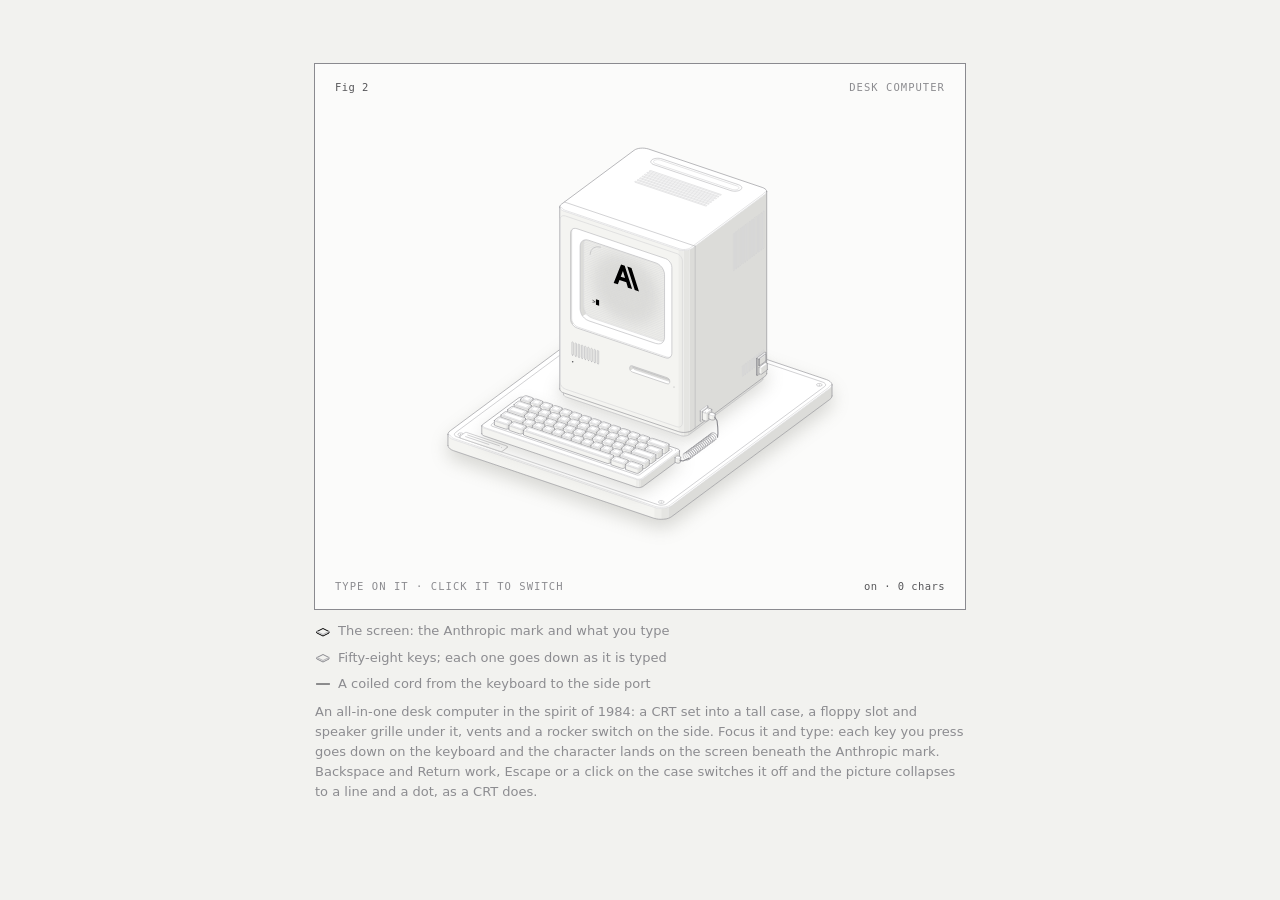
<file: .agents/skills/anatomy/examples/desk-computer/desk-computer-light.html>
<!doctype html><html lang="en"><head><meta charset="utf-8"><meta name="viewport" content="width=device-width, initial-scale=1"><title>Desk computer</title><style>
.iso{
  --anatomy-page:#0b0b0b;--anatomy-card:#131313;--anatomy-text:#a3a3a3;--anatomy-strong:#e6e6e6;--anatomy-muted:#6e6e6e;
  --anatomy-paper:#131313;--anatomy-face:#1b1b1b;--anatomy-top:#1c1c1c;
  --anatomy-shade-0:#0f0f0f;--anatomy-shade-1:#121212;--anatomy-shade-2:#151515;--anatomy-shade-3:#181818;
  --anatomy-lit-top:#262626;--anatomy-lit-shade:#1d1d1d;
  --anatomy-hi:#d4d4d4;--anatomy-mid:#6a6a6a;--anatomy-lo:#3e3e3e;--anatomy-faint:#2a2a2a;--anatomy-lit:#ffffff;
  --anatomy-halo:#050505;--anatomy-halo-opacity:.9;--anatomy-dot:#e6e6e6;
  --anatomy-red:#ff6b6b;--anatomy-green:#6be0a0;--anatomy-blue:#6b9bff;
  --anatomy-weight:.6px;--anatomy-ease:cubic-bezier(.32,.72,0,1);
  --anatomy-mono:ui-monospace,"SF Mono",Menlo,Consolas,monospace;
  --anatomy-lift:inset 0 1px 0 0 #ffffff0a,inset 0 0 0 1px #ffffff06,0 0 0 1px #00000026,0 1px 1px -.5px #00000014,0 3px 3px -1.5px #00000014,0 6px 6px -3px #00000014,0 12px 12px -6px #00000014;
}
.iso[data-theme="light"]{
  --anatomy-page:#f2f2ef;--anatomy-card:#fbfbfa;--anatomy-text:#57575a;--anatomy-strong:#18181a;--anatomy-muted:#8c8c90;
  --anatomy-paper:#fbfbfa;--anatomy-face:#ffffff;--anatomy-top:#ffffff;
  --anatomy-shade-0:#dcdcd9;--anatomy-shade-1:#e5e5e2;--anatomy-shade-2:#ededea;--anatomy-shade-3:#f4f4f1;
  --anatomy-lit-top:#ffffff;--anatomy-lit-shade:#eeeeeb;
  --anatomy-hi:#26262a;--anatomy-mid:#8a8a8f;--anatomy-lo:#b4b4b8;--anatomy-faint:#d4d4d6;--anatomy-lit:#000000;
  --anatomy-halo:#8a8a80;--anatomy-halo-opacity:.32;--anatomy-dot:#3a3a3e;
  --anatomy-red:#e5484d;--anatomy-green:#30a46c;--anatomy-blue:#3e63dd;
  --anatomy-lift:inset 0 1px 0 0 #ffffff,0 0 0 1px #0000000f,0 1px 1px -.5px #0000000a,0 3px 3px -1.5px #0000000a,0 6px 6px -3px #0000000a,0 12px 12px -6px #0000000a;
}
.iso-svg{display:block;width:100%;height:auto;overflow:visible}
.iso-svg path,.iso-svg circle{vector-effect:non-scaling-stroke}
.iso-fill{fill:var(--anatomy-paper);stroke:none}
.iso-solid[data-lit]>.iso-fill{fill:var(--anatomy-face)}
.iso-shade,.iso-top{stroke:none}
.iso-shade[data-shade="0"]{fill:var(--anatomy-shade-0)}
.iso-shade[data-shade="1"]{fill:var(--anatomy-shade-1)}
.iso-shade[data-shade="2"]{fill:var(--anatomy-shade-2)}
.iso-shade[data-shade="3"]{fill:var(--anatomy-shade-3)}
.iso-top{fill:var(--anatomy-top)}
.iso-solid[data-lit]>.iso-top{fill:var(--anatomy-lit-top)}
.iso-solid[data-lit]>.iso-shade{fill:var(--anatomy-lit-shade)}
.iso-solid[data-seamless]>.iso-shade,.iso-solid[data-seamless]>.iso-top{stroke-width:.4;stroke-linejoin:round}
.iso-solid[data-seamless]>.iso-shade[data-shade="0"]{stroke:var(--anatomy-shade-0)}
.iso-solid[data-seamless]>.iso-shade[data-shade="1"]{stroke:var(--anatomy-shade-1)}
.iso-solid[data-seamless]>.iso-shade[data-shade="2"]{stroke:var(--anatomy-shade-2)}
.iso-solid[data-seamless]>.iso-shade[data-shade="3"]{stroke:var(--anatomy-shade-3)}
.iso-solid[data-seamless]>.iso-top{stroke:var(--anatomy-top)}
.iso-solid[data-seamless][data-lit]>.iso-top{stroke:var(--anatomy-lit-top)}
.iso-solid[data-seamless][data-lit]>.iso-shade{stroke:var(--anatomy-lit-shade)}
.iso-solid[data-lit]>.iso-edge{stroke:var(--anatomy-lit)}
.iso-halo{fill:var(--anatomy-halo);stroke:none;filter:blur(9px);opacity:var(--anatomy-halo-opacity);transform:translateY(3px)}
.iso-line{fill:none;stroke:var(--anatomy-lo);stroke-width:var(--anatomy-weight);stroke-linecap:round;stroke-linejoin:round}
.iso-line[data-tone="hi"]{stroke:var(--anatomy-hi)}
.iso-line[data-tone="mid"]{stroke:var(--anatomy-mid)}
.iso-line[data-tone="lo"]{stroke:var(--anatomy-lo)}
.iso-line[data-tone="faint"]{stroke:var(--anatomy-faint)}
.iso-line[data-tone="lit"]{stroke:var(--anatomy-lit)}
.iso-line[data-tone="red"]{stroke:var(--anatomy-red)}
.iso-line[data-tone="green"]{stroke:var(--anatomy-green)}
.iso-line[data-tone="blue"]{stroke:var(--anatomy-blue)}
.iso-line[data-dotted]{stroke-dasharray:.01 3.5;stroke-width:1}
.iso-line[data-dashed]{stroke-dasharray:3 3}
.iso-line[data-flow]{stroke-dasharray:2 6}
.iso-wire-end{fill:var(--anatomy-paper);stroke:var(--anatomy-lo);stroke-width:var(--anatomy-weight)}
.iso-wire[data-tone="hi"] .iso-wire-end{stroke:var(--anatomy-hi)}
.iso-wire[data-tone="mid"] .iso-wire-end{stroke:var(--anatomy-mid)}
.iso-wire[data-tone="faint"] .iso-wire-end{stroke:var(--anatomy-faint)}
.iso-wire[data-tone="lit"] .iso-wire-end{stroke:var(--anatomy-lit)}
.iso-dots circle{fill:var(--anatomy-dot);stroke:none;opacity:.32}
.iso-dots[data-tone="hi"] circle{opacity:.85}
.iso-dots[data-tone="mid"] circle{opacity:.45}
.iso-dots[data-tone="lo"] circle{opacity:.22}
.iso-dots[data-tone="faint"] circle{opacity:.12}
.iso-face-text{fill:var(--anatomy-mid);font-family:var(--anatomy-mono);letter-spacing:.04em}
.iso-face-text[data-tone="hi"]{fill:var(--anatomy-hi)}
.iso-face-text[data-tone="lo"]{fill:var(--anatomy-lo)}
.iso-face-text[data-tone="faint"]{fill:var(--anatomy-faint)}
.tb-body{fill:var(--anatomy-shade-2);stroke:none}
.tb-shine{fill:var(--anatomy-top);stroke:none}
.tb-shade{fill:var(--anatomy-shade-0);stroke:none}
.tb-ring{fill:none;stroke:var(--anatomy-lo);stroke-width:.45;stroke-linecap:butt;stroke-linejoin:round}
.tb-ring[data-tone="mid"]{stroke:var(--anatomy-mid)}
.tb-ring[data-tone="faint"]{stroke:var(--anatomy-faint)}
.tb-ring[data-tone="hi"]{stroke:var(--anatomy-hi)}
@keyframes iso-flow{to{stroke-dashoffset:-32}}
@keyframes iso-pulse{0%,100%{opacity:.18}12%{opacity:1}40%{opacity:.18}}
.iso-line[data-flow]{animation:iso-flow 1600ms linear infinite}
.iso-dots circle[data-pulse]{animation:iso-pulse 1600ms steps(1,end) infinite;animation-delay:var(--pulse-at,0ms)}
.iso-figure{margin:32px 0 36px}
.iso-plate{position:relative;padding:52px 24px;border-radius:0;background:var(--anatomy-card);box-shadow:0 0 0 1px var(--anatomy-mid);--anatomy-paper:var(--anatomy-card)}
.iso-plate-corners{position:absolute;inset:18px 20px;pointer-events:none}
.iso-plate-corner{position:absolute;color:var(--anatomy-muted);font-family:var(--anatomy-mono);font-size:10.5px;line-height:1;letter-spacing:.04em;white-space:nowrap}
.iso-plate-corner[data-corner="fig"]{top:0;left:0;color:var(--anatomy-text)}
.iso-plate-corner[data-corner="title"]{top:0;right:0;text-transform:uppercase;letter-spacing:.1em}
.iso-plate-corner[data-corner="hint"]{bottom:0;left:0;text-transform:uppercase;letter-spacing:.1em}
.iso-plate-corner[data-corner="readout"]{right:0;bottom:0;color:var(--anatomy-text);font-variant-numeric:tabular-nums}
.iso-plate .iso-svg{margin:0 auto}
.iso-legend{display:grid;gap:8px;margin-top:12px;color:var(--anatomy-muted);font-size:13px;line-height:1.55}
.iso-keys{display:flex;flex-wrap:wrap;gap:6px 18px}
.iso-key{display:inline-flex;align-items:center;gap:7px}
.iso-swatch{width:16px;height:10px;flex:none;overflow:visible}
.iso-swatch path{fill:none;stroke:var(--anatomy-hi);stroke-width:1;vector-effect:non-scaling-stroke;stroke-linejoin:round;stroke-linecap:round}
.iso-swatch[data-mark="raised"] path,.iso-swatch[data-mark="flat"] path{stroke:var(--anatomy-mid)}
.iso-swatch[data-mark="lit"] path{stroke:var(--anatomy-lit)}
.iso-swatch[data-mark="dim"] path{stroke:var(--anatomy-lo)}
.iso-swatch[data-mark="dotted"] path{stroke-dasharray:.01 3;stroke-width:1.4}
.iso-swatch[data-mark="dashed"] path{stroke-dasharray:3 2.5}
.iso-swatch[data-mark="red"] path{stroke:var(--anatomy-red)}
.iso-swatch[data-mark="green"] path{stroke:var(--anatomy-green)}
.iso-swatch[data-mark="blue"] path{stroke:var(--anatomy-blue)}
.iso-swatch-crease{stroke:var(--anatomy-lo)!important}
@media (max-width:560px){.iso-plate{padding:48px 12px 70px}.iso-plate-corner[data-corner="hint"]{bottom:18px}}
@media (prefers-reduced-motion:reduce){.iso-line[data-flow],.iso-dots circle[data-pulse]{animation:none}}

*{box-sizing:border-box}
html{color-scheme:dark}
body[data-theme="light"]{color-scheme:light}
body{margin:0;background:var(--anatomy-page);color:var(--anatomy-text);font:14px/1.6 ui-sans-serif,system-ui,-apple-system,"Segoe UI",sans-serif;-webkit-font-smoothing:antialiased}
.iso-page{width:min(650px,100% - 32px);margin:64px auto 96px}
</style></head><body class="iso" data-theme="light"><main class="iso-page"><style>
.pc-well{fill:var(--anatomy-shade-1)}
.pc-bezel{fill:var(--anatomy-top)}
.pc-dark{fill:var(--anatomy-shade-0)}
.pc-glass{fill:var(--anatomy-shade-0);transition:fill .5s var(--anatomy-ease)}
.pc-glass[data-on]{fill:var(--anatomy-lit-shade)}
.pc-glow{fill:var(--anatomy-lit);opacity:.07;filter:blur(6px)}
.pc-scan{fill:none;stroke:var(--anatomy-faint);stroke-width:.5px;vector-effect:non-scaling-stroke;opacity:.7}
.pc-logo{fill:var(--anatomy-lit);fill-rule:evenodd}
.pc-text{fill:var(--anatomy-lit);font-family:var(--anatomy-mono);letter-spacing:.02em}
.pc-cursor{fill:var(--anatomy-lit);animation:pc-blink 1.06s steps(1,end) infinite}
.pc-beam{fill:none;stroke:var(--anatomy-lit);stroke-width:1.4px;vector-effect:non-scaling-stroke;stroke-linecap:round}
.pc-dot{fill:var(--anatomy-lit)}
.pc-cord{stroke-width:1.1px}
.pc-key,.pc-computer{cursor:pointer}
.pc-key[data-down] .iso-edge{stroke:var(--anatomy-hi)}
[data-part="led"]{transition:opacity .4s var(--anatomy-ease)}
@keyframes pc-blink{50%{opacity:0}}
@media (prefers-reduced-motion:reduce){.pc-cursor{animation:none}}
.pc-sr{position:absolute;width:1px;height:1px;overflow:hidden;clip-path:inset(50%);white-space:nowrap}
.iso-stage{touch-action:pan-y}
.iso-stage:focus{outline:none}
.iso-stage:focus-visible{outline:1px solid var(--anatomy-muted);outline-offset:6px}
</style><figure class="iso-figure"><div class="iso-plate"><div class="iso-plate-corners" aria-hidden="true"><span class="iso-plate-corner" data-corner="fig">Fig 2</span><span class="iso-plate-corner" data-corner="title">Desk computer</span><span class="iso-plate-corner" data-corner="hint">Type on it · click it to switch</span><span class="iso-plate-corner" data-corner="readout" data-readout>on · 0 chars</span></div><div class="iso-stage" tabindex="0" role="group" aria-label="Desk computer. Type to write on its screen; Escape switches the power."><svg xmlns="http://www.w3.org/2000/svg" class="iso-svg" viewBox="0 0 600 440" role="img" aria-label="An all-in-one desk computer in the spirit of 1984 on a bench plate: a tall case with a CRT set into its front showing the Anthropic mark and a typing prompt, a floppy slot and speaker grille below, vents and a rocker switch on the side, and a keyboard joined to a side port by a coiled cord."><path class="iso-halo" d="M108.6 322.8L108.9 321.5L109.6 320.3L110.8 319.3L268.3 202.5L269.9 201.5L271.8 200.8L274 200.2L276.4 199.8L278.9 199.7L281.4 199.8L283.7 200.2L285.9 200.8L485.8 268.2L487.7 269L489.3 269.9L490.4 271L491.1 272.2L491.4 273.5L491.4 284.5L491.1 285.7L490.4 286.9L489.2 288L331.7 404.7L330.1 405.7L328.2 406.5L326 407.1L323.6 407.4L321.1 407.5L318.6 407.4L316.3 407L314.1 406.5L114.2 339.1L112.3 338.3L110.7 337.3L109.6 336.2L108.9 335L108.6 333.8Z"/><g class="iso-solid"><path class="iso-fill" d="M274.1 226.2L274.1 225.2L274.7 224.2L275.6 223.4L276.9 222.6L278.5 222L280.3 221.6L282.2 221.4L284.2 221.4L286.1 221.7L287.9 222.2L289.4 222.8L290.6 223.6L291.4 224.5L291.8 225.5L291.8 227.2L291.7 228.2L291.2 229.2L290.3 230.1L289 230.8L287.4 231.4L285.6 231.8L283.6 232L281.7 232L279.7 231.7L278 231.3L276.5 230.6L275.3 229.8L274.5 228.9L274.1 228Z"/><path class="iso-shade" data-shade="0" d="M290.3 230.1L289 230.8L289 229.1L290.3 228.3ZM289 230.8L287.4 231.4L287.4 229.7L289 229.1ZM291.8 227.2L291.7 228.2L291.7 226.5L291.8 225.5ZM291.7 228.2L291.2 229.2L291.2 227.4L291.7 226.5ZM291.2 229.2L290.3 230.1L290.3 228.3L291.2 227.4Z"/><path class="iso-shade" data-shade="1" d="M287.4 231.4L285.6 231.8L285.6 230.1L287.4 229.7ZM285.6 231.8L283.6 232L283.6 230.3L285.6 230.1Z"/><path class="iso-shade" data-shade="2" d="M283.6 232L281.7 232L281.7 230.2L283.6 230.3ZM281.7 232L279.7 231.7L279.7 230L281.7 230.2ZM279.7 231.7L278 231.3L278 229.5L279.7 230Z"/><path class="iso-shade" data-shade="3" d="M278 231.3L276.5 230.6L276.5 228.9L278 229.5ZM276.5 230.6L275.3 229.8L275.3 228.1L276.5 228.9ZM275.3 229.8L274.5 228.9L274.5 227.2L275.3 228.1ZM274.5 228.9L274.1 228L274.1 226.2L274.5 227.2Z"/><path class="iso-top" d="M290.3 228.3L289 229.1L287.4 229.7L285.6 230.1L283.6 230.3L281.7 230.2L279.7 230L278 229.5L276.5 228.9L275.3 228.1L274.5 227.2L274.1 226.2L274.1 225.2L274.7 224.2L275.6 223.4L276.9 222.6L278.5 222L280.3 221.6L282.2 221.4L284.2 221.4L286.1 221.7L287.9 222.2L289.4 222.8L290.6 223.6L291.4 224.5L291.8 225.5L291.7 226.5L291.2 227.4Z"/><path class="iso-line iso-crease" data-tone="faint" d="M291.8 225.5L291.7 226.5L291.2 227.4L290.3 228.3L289 229.1L287.4 229.7L285.6 230.1L283.6 230.3L281.7 230.2L279.7 230L278 229.5L276.5 228.9L275.3 228.1L274.5 227.2L274.1 226.2"/><path class="iso-line iso-edge" data-tone="lo" d="M274.1 226.2L274.1 225.2L274.7 224.2L275.6 223.4L276.9 222.6L278.5 222L280.3 221.6L282.2 221.4L284.2 221.4L286.1 221.7L287.9 222.2L289.4 222.8L290.6 223.6L291.4 224.5L291.8 225.5M291.8 227.2L291.7 228.2L291.2 229.2L290.3 230.1L289 230.8L287.4 231.4L285.6 231.8L283.6 232L281.7 232L279.7 231.7L278 231.3L276.5 230.6L275.3 229.8L274.5 228.9L274.1 228M274.1 226.2L274.1 228M291.8 225.5L291.8 227.2"/></g><g class="iso-solid"><path class="iso-fill" d="M276.1 222.4L276.2 221.6L276.5 220.9L277.3 220.2L278.2 219.6L279.5 219.1L280.9 218.8L282.4 218.7L283.9 218.7L285.4 218.9L286.8 219.3L287.9 219.8L288.9 220.4L289.5 221.1L289.8 221.8L289.8 225.6L289.7 226.3L289.3 227.1L288.6 227.8L287.6 228.3L286.4 228.8L285 229.1L283.5 229.3L281.9 229.2L280.5 229L279.1 228.7L277.9 228.2L277 227.6L276.4 226.9L276.1 226.1Z"/><path class="iso-shade" data-shade="0" d="M288.6 227.8L287.6 228.3L287.6 224.6L288.6 224ZM287.6 228.3L286.4 228.8L286.4 225.1L287.6 224.6ZM289.8 225.6L289.7 226.3L289.7 222.6L289.8 221.8ZM289.7 226.3L289.3 227.1L289.3 223.3L289.7 222.6ZM289.3 227.1L288.6 227.8L288.6 224L289.3 223.3Z"/><path class="iso-shade" data-shade="1" d="M286.4 228.8L285 229.1L285 225.4L286.4 225.1ZM285 229.1L283.5 229.3L283.5 225.5L285 225.4Z"/><path class="iso-shade" data-shade="2" d="M283.5 229.3L281.9 229.2L281.9 225.5L283.5 225.5ZM281.9 229.2L280.5 229L280.5 225.3L281.9 225.5ZM280.5 229L279.1 228.7L279.1 224.9L280.5 225.3Z"/><path class="iso-shade" data-shade="3" d="M279.1 228.7L277.9 228.2L277.9 224.5L279.1 224.9ZM277.9 228.2L277 227.6L277 223.8L277.9 224.5ZM277 227.6L276.4 226.9L276.4 223.1L277 223.8ZM276.4 226.9L276.1 226.1L276.1 222.4L276.4 223.1Z"/><path class="iso-top" d="M288.6 224L287.6 224.6L286.4 225.1L285 225.4L283.5 225.5L281.9 225.5L280.5 225.3L279.1 224.9L277.9 224.5L277 223.8L276.4 223.1L276.1 222.4L276.2 221.6L276.5 220.9L277.3 220.2L278.2 219.6L279.5 219.1L280.9 218.8L282.4 218.7L283.9 218.7L285.4 218.9L286.8 219.3L287.9 219.8L288.9 220.4L289.5 221.1L289.8 221.8L289.7 222.6L289.3 223.3Z"/><path class="iso-line iso-crease" data-tone="faint" d="M289.8 221.8L289.7 222.6L289.3 223.3L288.6 224L287.6 224.6L286.4 225.1L285 225.4L283.5 225.5L281.9 225.5L280.5 225.3L279.1 224.9L277.9 224.5L277 223.8L276.4 223.1L276.1 222.4"/><path class="iso-line iso-edge" data-tone="mid" d="M276.1 222.4L276.2 221.6L276.5 220.9L277.3 220.2L278.2 219.6L279.5 219.1L280.9 218.8L282.4 218.7L283.9 218.7L285.4 218.9L286.8 219.3L287.9 219.8L288.9 220.4L289.5 221.1L289.8 221.8M289.8 225.6L289.7 226.3L289.3 227.1L288.6 227.8L287.6 228.3L286.4 228.8L285 229.1L283.5 229.3L281.9 229.2L280.5 229L279.1 228.7L277.9 228.2L277 227.6L276.4 226.9L276.1 226.1M276.1 222.4L276.1 226.1M289.8 221.8L289.8 225.6"/></g><g class="iso-solid"><path class="iso-fill" d="M448.7 285.1L448.8 284.1L449.3 283.1L450.2 282.2L451.5 281.5L453.1 280.9L454.9 280.5L456.8 280.3L458.8 280.3L460.7 280.6L462.5 281.1L464 281.7L465.2 282.5L466 283.4L466.4 284.4L466.4 286.1L466.3 287.1L465.8 288.1L464.9 289L463.6 289.7L462 290.3L460.2 290.7L458.3 290.9L456.3 290.9L454.3 290.6L452.6 290.2L451.1 289.5L449.9 288.7L449.1 287.8L448.7 286.8Z"/><path class="iso-shade" data-shade="0" d="M464.9 289L463.6 289.7L463.6 288L464.9 287.2ZM463.6 289.7L462 290.3L462 288.6L463.6 288ZM466.4 286.1L466.3 287.1L466.3 285.4L466.4 284.4ZM466.3 287.1L465.8 288.1L465.8 286.3L466.3 285.4ZM465.8 288.1L464.9 289L464.9 287.2L465.8 286.3Z"/><path class="iso-shade" data-shade="1" d="M462 290.3L460.2 290.7L460.2 289L462 288.6ZM460.2 290.7L458.3 290.9L458.3 289.2L460.2 289Z"/><path class="iso-shade" data-shade="2" d="M458.3 290.9L456.3 290.9L456.3 289.1L458.3 289.2ZM456.3 290.9L454.3 290.6L454.3 288.9L456.3 289.1ZM454.3 290.6L452.6 290.2L452.6 288.4L454.3 288.9Z"/><path class="iso-shade" data-shade="3" d="M452.6 290.2L451.1 289.5L451.1 287.8L452.6 288.4ZM451.1 289.5L449.9 288.7L449.9 287L451.1 287.8ZM449.9 288.7L449.1 287.8L449.1 286.1L449.9 287ZM449.1 287.8L448.7 286.8L448.7 285.1L449.1 286.1Z"/><path class="iso-top" d="M464.9 287.2L463.6 288L462 288.6L460.2 289L458.3 289.2L456.3 289.1L454.3 288.9L452.6 288.4L451.1 287.8L449.9 287L449.1 286.1L448.7 285.1L448.8 284.1L449.3 283.1L450.2 282.2L451.5 281.5L453.1 280.9L454.9 280.5L456.8 280.3L458.8 280.3L460.7 280.6L462.5 281.1L464 281.7L465.2 282.5L466 283.4L466.4 284.4L466.3 285.4L465.8 286.3Z"/><path class="iso-line iso-crease" data-tone="faint" d="M466.4 284.4L466.3 285.4L465.8 286.3L464.9 287.2L463.6 288L462 288.6L460.2 289L458.3 289.2L456.3 289.1L454.3 288.9L452.6 288.4L451.1 287.8L449.9 287L449.1 286.1L448.7 285.1"/><path class="iso-line iso-edge" data-tone="lo" d="M448.7 285.1L448.8 284.1L449.3 283.1L450.2 282.2L451.5 281.5L453.1 280.9L454.9 280.5L456.8 280.3L458.8 280.3L460.7 280.6L462.5 281.1L464 281.7L465.2 282.5L466 283.4L466.4 284.4M466.4 286.1L466.3 287.1L465.8 288.1L464.9 289L463.6 289.7L462 290.3L460.2 290.7L458.3 290.9L456.3 290.9L454.3 290.6L452.6 290.2L451.1 289.5L449.9 288.7L449.1 287.8L448.7 286.8M448.7 285.1L448.7 286.8M466.4 284.4L466.4 286.1"/></g><g class="iso-solid"><path class="iso-fill" d="M450.7 281.3L450.8 280.5L451.2 279.8L451.9 279.1L452.9 278.5L454.1 278L455.5 277.7L457 277.6L458.5 277.6L460 277.8L461.4 278.2L462.5 278.7L463.5 279.3L464.1 280L464.4 280.7L464.4 284.5L464.3 285.2L463.9 286L463.2 286.6L462.2 287.2L461 287.7L459.6 288L458.1 288.1L456.6 288.1L455.1 287.9L453.7 287.6L452.5 287.1L451.6 286.5L451 285.8L450.7 285Z"/><path class="iso-shade" data-shade="0" d="M463.2 286.6L462.2 287.2L462.2 283.5L463.2 282.9ZM462.2 287.2L461 287.7L461 284L462.2 283.5ZM464.4 284.5L464.3 285.2L464.3 281.5L464.4 280.7ZM464.3 285.2L463.9 286L463.9 282.2L464.3 281.5ZM463.9 286L463.2 286.6L463.2 282.9L463.9 282.2Z"/><path class="iso-shade" data-shade="1" d="M461 287.7L459.6 288L459.6 284.3L461 284ZM459.6 288L458.1 288.1L458.1 284.4L459.6 284.3Z"/><path class="iso-shade" data-shade="2" d="M458.1 288.1L456.6 288.1L456.6 284.4L458.1 284.4ZM456.6 288.1L455.1 287.9L455.1 284.2L456.6 284.4ZM455.1 287.9L453.7 287.6L453.7 283.8L455.1 284.2Z"/><path class="iso-shade" data-shade="3" d="M453.7 287.6L452.5 287.1L452.5 283.3L453.7 283.8ZM452.5 287.1L451.6 286.5L451.6 282.7L452.5 283.3ZM451.6 286.5L451 285.8L451 282L451.6 282.7ZM451 285.8L450.7 285L450.7 281.3L451 282Z"/><path class="iso-top" d="M463.2 282.9L462.2 283.5L461 284L459.6 284.3L458.1 284.4L456.6 284.4L455.1 284.2L453.7 283.8L452.5 283.3L451.6 282.7L451 282L450.7 281.3L450.8 280.5L451.2 279.8L451.9 279.1L452.9 278.5L454.1 278L455.5 277.7L457 277.6L458.5 277.6L460 277.8L461.4 278.2L462.5 278.7L463.5 279.3L464.1 280L464.4 280.7L464.3 281.5L463.9 282.2Z"/><path class="iso-line iso-crease" data-tone="faint" d="M464.4 280.7L464.3 281.5L463.9 282.2L463.2 282.9L462.2 283.5L461 284L459.6 284.3L458.1 284.4L456.6 284.4L455.1 284.2L453.7 283.8L452.5 283.3L451.6 282.7L451 282L450.7 281.3"/><path class="iso-line iso-edge" data-tone="mid" d="M450.7 281.3L450.8 280.5L451.2 279.8L451.9 279.1L452.9 278.5L454.1 278L455.5 277.7L457 277.6L458.5 277.6L460 277.8L461.4 278.2L462.5 278.7L463.5 279.3L464.1 280L464.4 280.7M464.4 284.5L464.3 285.2L463.9 286L463.2 286.6L462.2 287.2L461 287.7L459.6 288L458.1 288.1L456.6 288.1L455.1 287.9L453.7 287.6L452.5 287.1L451.6 286.5L451 285.8L450.7 285M450.7 281.3L450.7 285M464.4 280.7L464.4 284.5"/></g><g class="iso-solid"><path class="iso-fill" d="M133.6 330.3L133.7 329.3L134.2 328.4L135.1 327.5L136.4 326.7L138 326.1L139.8 325.7L141.7 325.6L143.7 325.6L145.7 325.8L147.4 326.3L148.9 326.9L150.1 327.7L150.9 328.6L151.3 329.6L151.3 331.4L151.2 332.4L150.7 333.3L149.8 334.2L148.5 335L146.9 335.6L145.1 336L143.2 336.2L141.2 336.1L139.3 335.9L137.5 335.4L136 334.8L134.8 334L134 333.1L133.6 332.1Z"/><path class="iso-shade" data-shade="0" d="M149.8 334.2L148.5 335L148.5 333.2L149.8 332.5ZM148.5 335L146.9 335.6L146.9 333.8L148.5 333.2ZM151.3 331.4L151.2 332.4L151.2 330.6L151.3 329.6ZM151.2 332.4L150.7 333.3L150.7 331.6L151.2 330.6ZM150.7 333.3L149.8 334.2L149.8 332.5L150.7 331.6Z"/><path class="iso-shade" data-shade="1" d="M146.9 335.6L145.1 336L145.1 334.2L146.9 333.8ZM145.1 336L143.2 336.2L143.2 334.4L145.1 334.2Z"/><path class="iso-shade" data-shade="2" d="M143.2 336.2L141.2 336.1L141.2 334.4L143.2 334.4ZM141.2 336.1L139.3 335.9L139.3 334.1L141.2 334.4ZM139.3 335.9L137.5 335.4L137.5 333.7L139.3 334.1Z"/><path class="iso-shade" data-shade="3" d="M137.5 335.4L136 334.8L136 333L137.5 333.7ZM136 334.8L134.8 334L134.8 332.2L136 333ZM134.8 334L134 333.1L134 331.3L134.8 332.2ZM134 333.1L133.6 332.1L133.6 330.3L134 331.3Z"/><path class="iso-top" d="M149.8 332.5L148.5 333.2L146.9 333.8L145.1 334.2L143.2 334.4L141.2 334.4L139.3 334.1L137.5 333.7L136 333L134.8 332.2L134 331.3L133.6 330.3L133.7 329.3L134.2 328.4L135.1 327.5L136.4 326.7L138 326.1L139.8 325.7L141.7 325.6L143.7 325.6L145.7 325.8L147.4 326.3L148.9 326.9L150.1 327.7L150.9 328.6L151.3 329.6L151.2 330.6L150.7 331.6Z"/><path class="iso-line iso-crease" data-tone="faint" d="M151.3 329.6L151.2 330.6L150.7 331.6L149.8 332.5L148.5 333.2L146.9 333.8L145.1 334.2L143.2 334.4L141.2 334.4L139.3 334.1L137.5 333.7L136 333L134.8 332.2L134 331.3L133.6 330.3"/><path class="iso-line iso-edge" data-tone="lo" d="M133.6 330.3L133.7 329.3L134.2 328.4L135.1 327.5L136.4 326.7L138 326.1L139.8 325.7L141.7 325.6L143.7 325.6L145.7 325.8L147.4 326.3L148.9 326.9L150.1 327.7L150.9 328.6L151.3 329.6M151.3 331.4L151.2 332.4L150.7 333.3L149.8 334.2L148.5 335L146.9 335.6L145.1 336L143.2 336.2L141.2 336.1L139.3 335.9L137.5 335.4L136 334.8L134.8 334L134 333.1L133.6 332.1M133.6 330.3L133.6 332.1M151.3 329.6L151.3 331.4"/></g><g class="iso-solid"><path class="iso-fill" d="M135.6 326.5L135.7 325.7L136.1 325L136.8 324.3L137.8 323.7L139 323.3L140.4 323L141.9 322.8L143.4 322.9L144.9 323L146.3 323.4L147.5 323.9L148.4 324.5L149 325.2L149.3 326L149.3 329.7L149.2 330.5L148.8 331.2L148.1 331.9L147.1 332.5L145.9 332.9L144.5 333.2L143 333.4L141.5 333.4L140 333.2L138.6 332.8L137.5 332.3L136.5 331.7L135.9 331L135.6 330.3Z"/><path class="iso-shade" data-shade="0" d="M148.1 331.9L147.1 332.5L147.1 328.7L148.1 328.2ZM147.1 332.5L145.9 332.9L145.9 329.2L147.1 328.7ZM149.3 329.7L149.2 330.5L149.2 326.7L149.3 326ZM149.2 330.5L148.8 331.2L148.8 327.5L149.2 326.7ZM148.8 331.2L148.1 331.9L148.1 328.2L148.8 327.5Z"/><path class="iso-shade" data-shade="1" d="M145.9 332.9L144.5 333.2L144.5 329.5L145.9 329.2ZM144.5 333.2L143 333.4L143 329.7L144.5 329.5Z"/><path class="iso-shade" data-shade="2" d="M143 333.4L141.5 333.4L141.5 329.6L143 329.7ZM141.5 333.4L140 333.2L140 329.4L141.5 329.6ZM140 333.2L138.6 332.8L138.6 329.1L140 329.4Z"/><path class="iso-shade" data-shade="3" d="M138.6 332.8L137.5 332.3L137.5 328.6L138.6 329.1ZM137.5 332.3L136.5 331.7L136.5 328L137.5 328.6ZM136.5 331.7L135.9 331L135.9 327.3L136.5 328ZM135.9 331L135.6 330.3L135.6 326.5L135.9 327.3Z"/><path class="iso-top" d="M148.1 328.2L147.1 328.7L145.9 329.2L144.5 329.5L143 329.7L141.5 329.6L140 329.4L138.6 329.1L137.5 328.6L136.5 328L135.9 327.3L135.6 326.5L135.7 325.7L136.1 325L136.8 324.3L137.8 323.7L139 323.3L140.4 323L141.9 322.8L143.4 322.9L144.9 323L146.3 323.4L147.5 323.9L148.4 324.5L149 325.2L149.3 326L149.2 326.7L148.8 327.5Z"/><path class="iso-line iso-crease" data-tone="faint" d="M149.3 326L149.2 326.7L148.8 327.5L148.1 328.2L147.1 328.7L145.9 329.2L144.5 329.5L143 329.7L141.5 329.6L140 329.4L138.6 329.1L137.5 328.6L136.5 328L135.9 327.3L135.6 326.5"/><path class="iso-line iso-edge" data-tone="mid" d="M135.6 326.5L135.7 325.7L136.1 325L136.8 324.3L137.8 323.7L139 323.3L140.4 323L141.9 322.8L143.4 322.9L144.9 323L146.3 323.4L147.5 323.9L148.4 324.5L149 325.2L149.3 326M149.3 329.7L149.2 330.5L148.8 331.2L148.1 331.9L147.1 332.5L145.9 332.9L144.5 333.2L143 333.4L141.5 333.4L140 333.2L138.6 332.8L137.5 332.3L136.5 331.7L135.9 331L135.6 330.3M135.6 326.5L135.6 330.3M149.3 326L149.3 329.7"/></g><g class="iso-solid"><path class="iso-fill" d="M308.2 389.2L308.3 388.2L308.8 387.3L309.7 386.4L311 385.6L312.6 385L314.4 384.6L316.4 384.4L318.3 384.5L320.3 384.7L322 385.2L323.5 385.8L324.7 386.6L325.5 387.5L325.9 388.5L325.9 390.3L325.9 391.3L325.3 392.2L324.4 393.1L323.1 393.9L321.5 394.5L319.7 394.9L317.8 395.1L315.8 395L313.9 394.8L312.1 394.3L310.6 393.7L309.4 392.9L308.6 392L308.2 391Z"/><path class="iso-shade" data-shade="0" d="M324.4 393.1L323.1 393.9L323.1 392.1L324.4 391.4ZM323.1 393.9L321.5 394.5L321.5 392.7L323.1 392.1ZM325.9 390.3L325.9 391.3L325.9 389.5L325.9 388.5ZM325.9 391.3L325.3 392.2L325.3 390.5L325.9 389.5ZM325.3 392.2L324.4 393.1L324.4 391.4L325.3 390.5Z"/><path class="iso-shade" data-shade="1" d="M321.5 394.5L319.7 394.9L319.7 393.1L321.5 392.7ZM319.7 394.9L317.8 395.1L317.8 393.3L319.7 393.1Z"/><path class="iso-shade" data-shade="2" d="M317.8 395.1L315.8 395L315.8 393.3L317.8 393.3ZM315.8 395L313.9 394.8L313.9 393L315.8 393.3ZM313.9 394.8L312.1 394.3L312.1 392.5L313.9 393Z"/><path class="iso-shade" data-shade="3" d="M312.1 394.3L310.6 393.7L310.6 391.9L312.1 392.5ZM310.6 393.7L309.4 392.9L309.4 391.1L310.6 391.9ZM309.4 392.9L308.6 392L308.6 390.2L309.4 391.1ZM308.6 392L308.2 391L308.2 389.2L308.6 390.2Z"/><path class="iso-top" d="M324.4 391.4L323.1 392.1L321.5 392.7L319.7 393.1L317.8 393.3L315.8 393.3L313.9 393L312.1 392.5L310.6 391.9L309.4 391.1L308.6 390.2L308.2 389.2L308.3 388.2L308.8 387.3L309.7 386.4L311 385.6L312.6 385L314.4 384.6L316.4 384.4L318.3 384.5L320.3 384.7L322 385.2L323.5 385.8L324.7 386.6L325.5 387.5L325.9 388.5L325.9 389.5L325.3 390.5Z"/><path class="iso-line iso-crease" data-tone="faint" d="M325.9 388.5L325.9 389.5L325.3 390.5L324.4 391.4L323.1 392.1L321.5 392.7L319.7 393.1L317.8 393.3L315.8 393.3L313.9 393L312.1 392.5L310.6 391.9L309.4 391.1L308.6 390.2L308.2 389.2"/><path class="iso-line iso-edge" data-tone="lo" d="M308.2 389.2L308.3 388.2L308.8 387.3L309.7 386.4L311 385.6L312.6 385L314.4 384.6L316.4 384.4L318.3 384.5L320.3 384.7L322 385.2L323.5 385.8L324.7 386.6L325.5 387.5L325.9 388.5M325.9 390.3L325.9 391.3L325.3 392.2L324.4 393.1L323.1 393.9L321.5 394.5L319.7 394.9L317.8 395.1L315.8 395L313.9 394.8L312.1 394.3L310.6 393.7L309.4 392.9L308.6 392L308.2 391M308.2 389.2L308.2 391M325.9 388.5L325.9 390.3"/></g><g class="iso-solid"><path class="iso-fill" d="M310.2 385.4L310.3 384.6L310.7 383.9L311.4 383.2L312.4 382.6L313.6 382.2L315 381.9L316.5 381.7L318.1 381.7L319.5 381.9L320.9 382.3L322.1 382.8L323 383.4L323.6 384.1L323.9 384.9L323.9 388.6L323.8 389.4L323.5 390.1L322.7 390.8L321.8 391.4L320.5 391.8L319.1 392.1L317.6 392.3L316.1 392.3L314.6 392.1L313.2 391.7L312.1 391.2L311.1 390.6L310.5 389.9L310.2 389.1Z"/><path class="iso-shade" data-shade="0" d="M322.7 390.8L321.8 391.4L321.8 387.6L322.7 387ZM321.8 391.4L320.5 391.8L320.5 388.1L321.8 387.6ZM323.9 388.6L323.8 389.4L323.8 385.6L323.9 384.9ZM323.8 389.4L323.5 390.1L323.5 386.4L323.8 385.6ZM323.5 390.1L322.7 390.8L322.7 387L323.5 386.4Z"/><path class="iso-shade" data-shade="1" d="M320.5 391.8L319.1 392.1L319.1 388.4L320.5 388.1ZM319.1 392.1L317.6 392.3L317.6 388.5L319.1 388.4Z"/><path class="iso-shade" data-shade="2" d="M317.6 392.3L316.1 392.3L316.1 388.5L317.6 388.5ZM316.1 392.3L314.6 392.1L314.6 388.3L316.1 388.5ZM314.6 392.1L313.2 391.7L313.2 388L314.6 388.3Z"/><path class="iso-shade" data-shade="3" d="M313.2 391.7L312.1 391.2L312.1 387.5L313.2 388ZM312.1 391.2L311.1 390.6L311.1 386.9L312.1 387.5ZM311.1 390.6L310.5 389.9L310.5 386.2L311.1 386.9ZM310.5 389.9L310.2 389.1L310.2 385.4L310.5 386.2Z"/><path class="iso-top" d="M322.7 387L321.8 387.6L320.5 388.1L319.1 388.4L317.6 388.5L316.1 388.5L314.6 388.3L313.2 388L312.1 387.5L311.1 386.9L310.5 386.2L310.2 385.4L310.3 384.6L310.7 383.9L311.4 383.2L312.4 382.6L313.6 382.2L315 381.9L316.5 381.7L318.1 381.7L319.5 381.9L320.9 382.3L322.1 382.8L323 383.4L323.6 384.1L323.9 384.9L323.8 385.6L323.5 386.4Z"/><path class="iso-line iso-crease" data-tone="faint" d="M323.9 384.9L323.8 385.6L323.5 386.4L322.7 387L321.8 387.6L320.5 388.1L319.1 388.4L317.6 388.5L316.1 388.5L314.6 388.3L313.2 388L312.1 387.5L311.1 386.9L310.5 386.2L310.2 385.4"/><path class="iso-line iso-edge" data-tone="mid" d="M310.2 385.4L310.3 384.6L310.7 383.9L311.4 383.2L312.4 382.6L313.6 382.2L315 381.9L316.5 381.7L318.1 381.7L319.5 381.9L320.9 382.3L322.1 382.8L323 383.4L323.6 384.1L323.9 384.9M323.9 388.6L323.8 389.4L323.5 390.1L322.7 390.8L321.8 391.4L320.5 391.8L319.1 392.1L317.6 392.3L316.1 392.3L314.6 392.1L313.2 391.7L312.1 391.2L311.1 390.6L310.5 389.9L310.2 389.1M310.2 385.4L310.2 389.1M323.9 384.9L323.9 388.6"/></g><g class="iso-solid"><path class="iso-fill" d="M108.6 317.3L108.9 316L109.6 314.9L110.8 313.8L268.3 197L269.9 196L271.8 195.3L274 194.7L276.4 194.3L278.9 194.2L281.4 194.3L283.7 194.7L285.9 195.3L485.8 262.7L487.7 263.5L489.3 264.5L490.4 265.6L491.1 266.7L491.4 268L491.4 279L491.1 280.2L490.4 281.4L489.2 282.5L331.7 399.2L330.1 400.2L328.2 401L326 401.6L323.6 401.9L321.1 402L318.6 401.9L316.3 401.5L314.1 401L114.2 333.6L112.3 332.8L110.7 331.8L109.6 330.7L108.9 329.5L108.6 328.3Z"/><path class="iso-shade" data-shade="0" d="M491.4 279L491.1 280.2L491.1 269.2L491.4 268ZM491.1 280.2L490.4 281.4L490.4 270.4L491.1 269.2ZM490.4 281.4L489.2 282.5L489.2 271.5L490.4 270.4ZM489.2 282.5L331.7 399.2L331.7 388.3L489.2 271.5ZM331.7 399.2L330.1 400.2L330.1 389.2L331.7 388.3ZM330.1 400.2L328.2 401L328.2 390L330.1 389.2Z"/><path class="iso-shade" data-shade="1" d="M328.2 401L326 401.6L326 390.6L328.2 390ZM326 401.6L323.6 401.9L323.6 390.9L326 390.6ZM323.6 401.9L321.1 402L321.1 391.1L323.6 390.9Z"/><path class="iso-shade" data-shade="2" d="M321.1 402L318.6 401.9L318.6 390.9L321.1 391.1ZM318.6 401.9L316.3 401.5L316.3 390.6L318.6 390.9ZM316.3 401.5L314.1 401L314.1 390L316.3 390.6Z"/><path class="iso-shade" data-shade="3" d="M314.1 401L114.2 333.6L114.2 322.6L314.1 390ZM114.2 333.6L112.3 332.8L112.3 321.8L114.2 322.6ZM112.3 332.8L110.7 331.8L110.7 320.8L112.3 321.8ZM110.7 331.8L109.6 330.7L109.6 319.7L110.7 320.8ZM109.6 330.7L108.9 329.5L108.9 318.5L109.6 319.7ZM108.9 329.5L108.6 328.3L108.6 317.3L108.9 318.5Z"/><path class="iso-top" d="M485.8 262.7L487.7 263.5L489.3 264.5L490.4 265.6L491.1 266.7L491.4 268L491.1 269.2L490.4 270.4L489.2 271.5L331.7 388.3L330.1 389.2L328.2 390L326 390.6L323.6 390.9L321.1 391.1L318.6 390.9L316.3 390.6L314.1 390L114.2 322.6L112.3 321.8L110.7 320.8L109.6 319.7L108.9 318.5L108.6 317.3L108.9 316L109.6 314.9L110.8 313.8L268.3 197L269.9 196L271.8 195.3L274 194.7L276.4 194.3L278.9 194.2L281.4 194.3L283.7 194.7L285.9 195.3Z"/><path class="iso-line iso-crease" data-tone="faint" d="M491.4 268L491.1 269.2L490.4 270.4L489.2 271.5L331.7 388.3L330.1 389.2L328.2 390L326 390.6L323.6 390.9L321.1 391.1L318.6 390.9L316.3 390.6L314.1 390L114.2 322.6L112.3 321.8L110.7 320.8L109.6 319.7L108.9 318.5L108.6 317.3"/><path class="iso-line iso-bevel" data-tone="faint" d="M491.4 268L489.1 269L488.5 270L487.5 271L330.1 387.7L328.7 388.5L327.1 389.2L325.2 389.6L323.2 389.9L321.1 390L319 389.9L317.1 389.6L315.1 389.1L115.4 321.8L113.7 321.1L112.4 320.3L111.5 319.3L110.9 318.3L108.6 317.3"/><path class="iso-line iso-edge" data-tone="mid" d="M108.6 317.3L108.9 316L109.6 314.9L110.8 313.8L268.3 197L269.9 196L271.8 195.3L274 194.7L276.4 194.3L278.9 194.2L281.4 194.3L283.7 194.7L285.9 195.3L485.8 262.7L487.7 263.5L489.3 264.5L490.4 265.6L491.1 266.7L491.4 268M491.4 279L491.1 280.2L490.4 281.4L489.2 282.5L331.7 399.2L330.1 400.2L328.2 401L326 401.6L323.6 401.9L321.1 402L318.6 401.9L316.3 401.5L314.1 401L114.2 333.6L112.3 332.8L110.7 331.8L109.6 330.7L108.9 329.5L108.6 328.3M491.4 268L491.4 279M108.6 317.3L108.6 328.3"/></g><path class="iso-line" data-tone="lo" d="M482.2 265.3L483.2 265.7L484 266.2L484.6 266.8L484.9 267.3L485 268L484.9 268.6L484.5 269.2L483.9 269.7L326.4 386.5L325.6 387L324.7 387.4L323.6 387.6L322.4 387.8L321.1 387.9L319.9 387.8L318.7 387.6L317.6 387.3L117.8 319.9L116.8 319.5L116 319.1L115.4 318.5L115.1 317.9L115 317.3L115.1 316.7L115.5 316.1L116.1 315.5L273.6 198.8L274.4 198.3L275.3 197.9L276.4 197.6L277.6 197.4L278.9 197.4L280.1 197.4L281.3 197.6L282.4 197.9Z"/><path class="iso-line" data-tone="lo" d="M281.1 201.3L280.4 201.7L279.4 201.9L278.3 201.9L277.3 201.7L276.5 201.3L276.1 200.8L276.1 200.3L276.5 199.8L277.3 199.4L278.3 199.2L279.4 199.2L280.4 199.4L281.2 199.8L281.6 200.3L281.6 200.8ZM481 268.7L480.2 269.1L479.2 269.3L478.1 269.3L477.1 269.1L476.4 268.7L475.9 268.2L475.9 267.7L476.4 267.2L477.1 266.8L478.1 266.6L479.2 266.6L480.2 266.8L481 267.2L481.4 267.7L481.4 268.2ZM123.6 318.1L122.9 318.5L121.9 318.7L120.8 318.7L119.8 318.5L119 318.1L118.6 317.6L118.6 317L119 316.5L119.8 316.1L120.8 315.9L121.9 315.9L122.9 316.2L123.6 316.5L124.1 317L124.1 317.6ZM323.5 385.5L322.7 385.9L321.7 386.1L320.6 386.1L319.6 385.9L318.8 385.5L318.4 385L318.4 384.4L318.9 383.9L319.6 383.5L320.6 383.3L321.7 383.3L322.7 383.6L323.5 383.9L323.9 384.4L323.9 385Z"/><g class="iso-dots" data-tone="mid"><circle cx="278.8" cy="200.6" r="0.5"/><circle cx="478.7" cy="268" r="0.5"/><circle cx="121.3" cy="317.3" r="0.5"/><circle cx="321.2" cy="384.7" r="0.5"/></g><g class="iso-solid"><path class="iso-fill" d="M120.5 319.5L120.7 319.1L125.4 315.7L126 315.4L126.8 315.3L127.5 315.5L167.1 328.8L167.6 329.1L167.7 329.5L167.7 330.4L167.5 330.7L162.8 334.2L162.2 334.5L161.4 334.5L160.7 334.4L121.1 321.1L120.6 320.8L120.5 320.4Z"/><path class="iso-shade" data-shade="0" d="M167.7 330.4L167.5 330.7L167.5 329.9L167.7 329.5ZM167.5 330.7L162.8 334.2L162.8 333.3L167.5 329.9ZM162.8 334.2L162.2 334.5L162.2 333.6L162.8 333.3Z"/><path class="iso-shade" data-shade="1" d="M162.2 334.5L161.4 334.5L161.4 333.7L162.2 333.6Z"/><path class="iso-shade" data-shade="2" d="M161.4 334.5L160.7 334.4L160.7 333.5L161.4 333.7Z"/><path class="iso-shade" data-shade="3" d="M160.7 334.4L121.1 321.1L121.1 320.2L160.7 333.5ZM121.1 321.1L120.6 320.8L120.6 319.9L121.1 320.2ZM120.6 320.8L120.5 320.4L120.5 319.5L120.6 319.9Z"/><path class="iso-top" d="M167.1 328.8L167.6 329.1L167.7 329.5L167.5 329.9L162.8 333.3L162.2 333.6L161.4 333.7L160.7 333.5L121.1 320.2L120.6 319.9L120.5 319.5L120.7 319.1L125.4 315.7L126 315.4L126.8 315.3L127.5 315.5Z"/><path class="iso-line iso-edge" data-tone="lo" d="M120.5 319.5L120.7 319.1L125.4 315.7L126 315.4L126.8 315.3L127.5 315.5L167.1 328.8L167.6 329.1L167.7 329.5M167.7 330.4L167.5 330.7L162.8 334.2L162.2 334.5L161.4 334.5L160.7 334.4L121.1 321.1L120.6 320.8L120.5 320.4M167.7 329.5L167.7 330.4M120.5 319.5L120.5 320.4"/></g><path class="iso-line" data-tone="lo" data-free="" d="M128.3 318L159.9 328.7M126.2 319.6L149.4 327.4"/><g class="iso-dots" data-tone="mid"><circle cx="162" cy="330.5" r="0.45"/></g><g class="pc-computer" data-part="computer"><path class="iso-halo" d="M220 268.7L220.2 267.7L220.8 266.7L221.7 265.9L294.1 212.2L295.4 211.4L296.9 210.8L298.7 210.4L300.6 210.1L302.5 210L304.5 210.1L306.4 210.4L308.2 210.8L421.8 249.2L423.3 249.8L424.6 250.6L425.5 251.4L426.1 252.4L426.3 253.4L426.3 262.2L426.1 263.2L425.5 264.1L424.5 265L352.2 318.6L350.9 319.4L349.3 320L347.6 320.5L345.7 320.8L343.7 320.9L341.7 320.8L339.8 320.5L338.1 320L224.5 281.7L222.9 281.1L221.7 280.3L220.7 279.4L220.2 278.5L220 277.5Z"/><g class="iso-solid"><path class="iso-fill" d="M223.8 272L223.9 271.4L224.3 270.8L224.9 270.2L297.2 216.6L298 216.1L299 215.7L300.1 215.4L301.3 215.2L302.5 215.2L303.8 215.2L305 215.4L306.1 215.7L419.7 254L420.6 254.4L421.4 254.9L422 255.5L422.3 256.1L422.4 256.7L422.4 262.2L422.3 262.8L422 263.4L421.4 263.9L349 317.6L348.2 318.1L347.2 318.4L346.1 318.7L344.9 318.9L343.7 319L342.5 318.9L341.3 318.7L340.2 318.4L226.6 280.1L225.6 279.7L224.8 279.2L224.3 278.7L223.9 278.1L223.8 277.5Z"/><path class="iso-shade" data-shade="0" d="M422.4 262.2L422.3 262.8L422.3 257.3L422.4 256.7ZM422.3 262.8L422 263.4L422 257.9L422.3 257.3ZM422 263.4L421.4 263.9L421.4 258.4L422 257.9ZM421.4 263.9L349 317.6L349 312.1L421.4 258.4ZM349 317.6L348.2 318.1L348.2 312.6L349 312.1ZM348.2 318.1L347.2 318.4L347.2 313L348.2 312.6Z"/><path class="iso-shade" data-shade="1" d="M347.2 318.4L346.1 318.7L346.1 313.2L347.2 313ZM346.1 318.7L344.9 318.9L344.9 313.4L346.1 313.2ZM344.9 318.9L343.7 319L343.7 313.5L344.9 313.4Z"/><path class="iso-shade" data-shade="2" d="M343.7 319L342.5 318.9L342.5 313.4L343.7 313.5ZM342.5 318.9L341.3 318.7L341.3 313.2L342.5 313.4ZM341.3 318.7L340.2 318.4L340.2 312.9L341.3 313.2Z"/><path class="iso-shade" data-shade="3" d="M340.2 318.4L226.6 280.1L226.6 274.6L340.2 312.9ZM226.6 280.1L225.6 279.7L225.6 274.2L226.6 274.6ZM225.6 279.7L224.8 279.2L224.8 273.7L225.6 274.2ZM224.8 279.2L224.3 278.7L224.3 273.2L224.8 273.7ZM224.3 278.7L223.9 278.1L223.9 272.6L224.3 273.2ZM223.9 278.1L223.8 277.5L223.8 272L223.9 272.6Z"/><path class="iso-top" d="M419.7 254L420.6 254.4L421.4 254.9L422 255.5L422.3 256.1L422.4 256.7L422.3 257.3L422 257.9L421.4 258.4L349 312.1L348.2 312.6L347.2 313L346.1 313.2L344.9 313.4L343.7 313.5L342.5 313.4L341.3 313.2L340.2 312.9L226.6 274.6L225.6 274.2L224.8 273.7L224.3 273.2L223.9 272.6L223.8 272L223.9 271.4L224.3 270.8L224.9 270.2L297.2 216.6L298 216.1L299 215.7L300.1 215.4L301.3 215.2L302.5 215.2L303.8 215.2L305 215.4L306.1 215.7Z"/><path class="iso-line iso-crease" data-tone="faint" d="M422.4 256.7L422.3 257.3L422 257.9L421.4 258.4L349 312.1L348.2 312.6L347.2 313L346.1 313.2L344.9 313.4L343.7 313.5L342.5 313.4L341.3 313.2L340.2 312.9L226.6 274.6L225.6 274.2L224.8 273.7L224.3 273.2L223.9 272.6L223.8 272"/><path class="iso-line iso-edge" data-tone="lo" d="M223.8 272L223.9 271.4L224.3 270.8L224.9 270.2L297.2 216.6L298 216.1L299 215.7L300.1 215.4L301.3 215.2L302.5 215.2L303.8 215.2L305 215.4L306.1 215.7L419.7 254L420.6 254.4L421.4 254.9L422 255.5L422.3 256.1L422.4 256.7M422.4 262.2L422.3 262.8L422 263.4L421.4 263.9L349 317.6L348.2 318.1L347.2 318.4L346.1 318.7L344.9 318.9L343.7 319L342.5 318.9L341.3 318.7L340.2 318.4L226.6 280.1L225.6 279.7L224.8 279.2L224.3 278.7L223.9 278.1L223.8 277.5M422.4 256.7L422.4 262.2M223.8 272L223.8 277.5"/></g><g class="iso-solid"><path class="iso-fill" d="M220 90.7L220.2 89.7L220.8 88.7L221.7 87.9L294.1 34.2L295.4 33.4L296.9 32.8L298.7 32.3L300.6 32.1L302.5 32L304.5 32.1L306.4 32.4L308.2 32.8L421.8 71.2L423.3 71.8L424.6 72.6L425.5 73.4L426.1 74.4L426.3 75.4L426.3 256.7L426.1 257.7L425.5 258.6L424.5 259.5L352.2 313.1L350.9 313.9L349.3 314.5L347.6 315L345.7 315.3L343.7 315.4L341.7 315.3L339.8 315L338.1 314.5L224.5 276.2L222.9 275.6L221.7 274.8L220.7 273.9L220.2 273L220 272Z"/><path class="iso-shade" data-shade="0" d="M426.3 256.7L426.1 257.7L426.1 76.4L426.3 75.4ZM426.1 257.7L425.5 258.6L425.5 77.3L426.1 76.4ZM425.5 258.6L424.5 259.5L424.5 78.2L425.5 77.3ZM424.5 259.5L352.2 313.1L352.2 131.8L424.5 78.2ZM352.2 313.1L350.9 313.9L350.9 132.6L352.2 131.8ZM350.9 313.9L349.3 314.5L349.3 133.2L350.9 132.6Z"/><path class="iso-shade" data-shade="1" d="M349.3 314.5L347.6 315L347.6 133.7L349.3 133.2ZM347.6 315L345.7 315.3L345.7 134L347.6 133.7ZM345.7 315.3L343.7 315.4L343.7 134.1L345.7 134Z"/><path class="iso-shade" data-shade="2" d="M343.7 315.4L341.7 315.3L341.7 134L343.7 134.1ZM341.7 315.3L339.8 315L339.8 133.7L341.7 134ZM339.8 315L338.1 314.5L338.1 133.2L339.8 133.7Z"/><path class="iso-shade" data-shade="3" d="M338.1 314.5L224.5 276.2L224.5 94.9L338.1 133.2ZM224.5 276.2L222.9 275.6L222.9 94.3L224.5 94.9ZM222.9 275.6L221.7 274.8L221.7 93.5L222.9 94.3ZM221.7 274.8L220.7 273.9L220.7 92.6L221.7 93.5ZM220.7 273.9L220.2 273L220.2 91.7L220.7 92.6ZM220.2 273L220 272L220 90.7L220.2 91.7Z"/><path class="iso-top" d="M421.8 71.2L423.3 71.8L424.6 72.6L425.5 73.4L426.1 74.4L426.3 75.4L426.1 76.4L425.5 77.3L424.5 78.2L352.2 131.8L350.9 132.6L349.3 133.2L347.6 133.7L345.7 134L343.7 134.1L341.7 134L339.8 133.7L338.1 133.2L224.5 94.9L222.9 94.3L221.7 93.5L220.7 92.6L220.2 91.7L220 90.7L220.2 89.7L220.8 88.7L221.7 87.9L294.1 34.2L295.4 33.4L296.9 32.8L298.7 32.3L300.6 32.1L302.5 32L304.5 32.1L306.4 32.4L308.2 32.8Z"/><path class="iso-line iso-crease" data-tone="faint" d="M426.3 75.4L426.1 76.4L425.5 77.3L424.5 78.2L352.2 131.8L350.9 132.6L349.3 133.2L347.6 133.7L345.7 134L343.7 134.1L341.7 134L339.8 133.7L338.1 133.2L224.5 94.9L222.9 94.3L221.7 93.5L220.7 92.6L220.2 91.7L220 90.7"/><path class="iso-line iso-bevel" data-tone="faint" d="M426.3 75.4L424.1 76.2L423.6 76.9L422.8 77.7L350.5 131.2L349.5 131.9L348.2 132.4L346.8 132.8L345.3 133L343.7 133.1L342.1 133L340.6 132.7L339.1 132.3L225.7 94.1L224.4 93.5L223.4 92.9L222.6 92.2L222.2 91.5L220 90.7"/><path class="iso-line iso-edge" data-tone="mid" d="M220 90.7L220.2 89.7L220.8 88.7L221.7 87.9L294.1 34.2L295.4 33.4L296.9 32.8L298.7 32.3L300.6 32.1L302.5 32L304.5 32.1L306.4 32.4L308.2 32.8L421.8 71.2L423.3 71.8L424.6 72.6L425.5 73.4L426.1 74.4L426.3 75.4M426.3 256.7L426.1 257.7L425.5 258.6L424.5 259.5L352.2 313.1L350.9 313.9L349.3 314.5L347.6 315L345.7 315.3L343.7 315.4L341.7 315.3L339.8 315L338.1 314.5L224.5 276.2L222.9 275.6L221.7 274.8L220.7 273.9L220.2 273L220 272M426.3 75.4L426.3 256.7M220 90.7L220 272"/></g><path class="iso-line" data-tone="lo" d="M398.4 68.6L399.5 69.1L400.3 69.6L401 70.2L401.4 70.9L401.5 71.5L401.3 72.2L400.9 72.9L400.3 73.5L400.3 73.5L399.4 74L398.4 74.4L397.1 74.7L395.8 74.9L394.5 75L393.1 74.9L391.8 74.7L390.6 74.4L313.8 48.5L312.8 48.1L311.9 47.5L311.3 46.9L310.9 46.3L310.7 45.6L310.9 44.9L311.3 44.3L311.9 43.7L311.9 43.7L312.8 43.1L313.9 42.7L315.1 42.4L316.4 42.2L317.7 42.1L319.1 42.2L320.4 42.4L321.6 42.7Z"/><path class="iso-line" data-tone="faint" d="M396.8 69.8L397.5 70L398 70.4L398.4 70.7L398.6 71.1L398.7 71.5L398.6 71.9L398.4 72.3L398 72.7L398 72.7L397.5 73L396.8 73.3L396.1 73.5L395.3 73.6L394.5 73.6L393.7 73.6L392.9 73.4L392.2 73.3L315.4 47.4L314.7 47.1L314.2 46.8L313.8 46.4L313.6 46L313.5 45.6L313.6 45.2L313.9 44.8L314.2 44.4L314.2 44.4L314.8 44.1L315.4 43.9L316.1 43.7L316.9 43.6L317.7 43.5L318.6 43.6L319.3 43.7L320.1 43.9Z"/><path class="iso-line" data-tone="faint" d="M380.6 78.2L380.9 78.3L381 78.4L381 78.6L380.9 78.8L380.9 78.8L380.6 78.9L380.3 79L380 79L379.6 78.9L309.6 55.3L309.3 55.2L309.2 55L309.2 54.8L309.4 54.7L309.4 54.7L309.6 54.5L309.9 54.5L310.3 54.5L310.6 54.5ZM378.2 80L378.5 80.1L378.6 80.2L378.6 80.4L378.5 80.6L378.5 80.6L378.2 80.7L377.9 80.8L377.6 80.8L377.2 80.7L307.2 57.1L306.9 56.9L306.8 56.8L306.8 56.6L306.9 56.4L306.9 56.4L307.2 56.3L307.5 56.3L307.9 56.3L308.2 56.3ZM375.8 81.7L376.1 81.9L376.2 82L376.2 82.2L376.1 82.4L376.1 82.4L375.8 82.5L375.5 82.5L375.1 82.5L374.8 82.5L304.8 58.9L304.5 58.7L304.4 58.6L304.4 58.4L304.5 58.2L304.5 58.2L304.8 58.1L305.1 58L305.4 58L305.8 58.1ZM373.4 83.5L373.6 83.7L373.8 83.8L373.8 84L373.6 84.1L373.6 84.1L373.4 84.3L373.1 84.3L372.7 84.3L372.4 84.3L302.4 60.6L302.1 60.5L302 60.4L302 60.2L302.1 60L302.1 60L302.4 59.9L302.7 59.8L303 59.8L303.3 59.9ZM371 85.3L371.2 85.4L371.4 85.6L371.4 85.8L371.2 85.9L371.2 85.9L371 86.1L370.7 86.1L370.3 86.1L370 86.1L299.9 62.4L299.7 62.3L299.6 62.1L299.6 62L299.7 61.8L299.7 61.8L299.9 61.7L300.3 61.6L300.6 61.6L300.9 61.7ZM368.6 87.1L368.8 87.2L369 87.4L369 87.6L368.8 87.7L368.8 87.7L368.6 87.8L368.3 87.9L367.9 87.9L367.6 87.8L297.5 64.2L297.3 64.1L297.2 63.9L297.2 63.8L297.3 63.6L297.3 63.6L297.5 63.5L297.9 63.4L298.2 63.4L298.5 63.5ZM366.2 88.9L366.4 89L366.5 89.2L366.5 89.4L366.4 89.5L366.4 89.5L366.2 89.6L365.8 89.7L365.5 89.7L365.2 89.6L295.1 66L294.9 65.9L294.7 65.7L294.7 65.5L294.9 65.4L294.9 65.4L295.1 65.3L295.4 65.2L295.8 65.2L296.1 65.3Z"/><path class="iso-line" data-tone="lo" d="M224.6 85.7L355 129.7M355 129.7L355 311"/><path class="iso-line" data-tone="faint" d="M423.1 132L422.9 132.1L422.7 132L422.6 131.8L422.5 131.5L422.5 95.9L422.6 95.6L422.7 95.2L422.9 94.9L423.1 94.6L423.1 94.6L423.3 94.5L423.5 94.6L423.6 94.8L423.7 95.1L423.7 130.7L423.6 131.1L423.5 131.4L423.3 131.8L423.1 132ZM420.8 133.7L420.6 133.8L420.4 133.7L420.3 133.5L420.3 133.2L420.3 97.6L420.3 97.2L420.4 96.9L420.6 96.5L420.8 96.3L420.8 96.3L421 96.2L421.2 96.3L421.4 96.5L421.4 96.8L421.4 132.4L421.4 132.7L421.2 133.1L421 133.4L420.8 133.7ZM418.6 135.4L418.3 135.5L418.2 135.4L418 135.2L418 134.9L418 99.3L418 98.9L418.2 98.6L418.3 98.2L418.6 98L418.6 98L418.8 97.9L419 98L419.1 98.2L419.1 98.5L419.1 134.1L419.1 134.4L419 134.8L418.8 135.1L418.6 135.4ZM416.3 137L416.1 137.1L415.9 137.1L415.8 136.9L415.7 136.6L415.7 101L415.8 100.6L415.9 100.2L416.1 99.9L416.3 99.7L416.3 99.7L416.5 99.6L416.7 99.6L416.8 99.8L416.9 100.1L416.9 135.7L416.8 136.1L416.7 136.5L416.5 136.8L416.3 137ZM414 138.7L413.8 138.8L413.6 138.8L413.5 138.6L413.5 138.3L413.5 102.7L413.5 102.3L413.6 101.9L413.8 101.6L414 101.4L414 101.4L414.2 101.3L414.4 101.3L414.5 101.5L414.6 101.8L414.6 137.4L414.5 137.8L414.4 138.2L414.2 138.5L414 138.7ZM411.7 140.4L411.5 140.5L411.3 140.4L411.2 140.3L411.2 139.9L411.2 104.3L411.2 104L411.3 103.6L411.5 103.3L411.7 103L411.7 103L412 103L412.2 103L412.3 103.2L412.3 103.5L412.3 139.1L412.3 139.5L412.2 139.9L412 140.2L411.7 140.4ZM409.5 142.1L409.3 142.2L409.1 142.1L409 141.9L408.9 141.6L408.9 106L409 105.7L409.1 105.3L409.3 105L409.5 104.7L409.5 104.7L409.7 104.6L409.9 104.7L410 104.9L410 105.2L410 140.8L410 141.2L409.9 141.5L409.7 141.9L409.5 142.1ZM407.2 143.8L407 143.9L406.8 143.8L406.7 143.6L406.6 143.3L406.6 107.7L406.7 107.3L406.8 107L407 106.6L407.2 106.4L407.2 106.4L407.4 106.3L407.6 106.4L407.7 106.6L407.8 106.9L407.8 142.5L407.7 142.8L407.6 143.2L407.4 143.5L407.2 143.8ZM404.9 145.5L404.7 145.5L404.5 145.5L404.4 145.3L404.4 145L404.4 109.4L404.4 109L404.5 108.7L404.7 108.3L404.9 108.1L404.9 108.1L405.2 108L405.3 108.1L405.5 108.2L405.5 108.6L405.5 144.2L405.5 144.5L405.3 144.9L405.2 145.2L404.9 145.5ZM402.7 147.1L402.5 147.2L402.3 147.2L402.1 147L402.1 146.7L402.1 111.1L402.1 110.7L402.3 110.3L402.5 110L402.7 109.8L402.7 109.8L402.9 109.7L403.1 109.7L403.2 109.9L403.2 110.2L403.2 145.8L403.2 146.2L403.1 146.6L402.9 146.9L402.7 147.1ZM400.4 148.8L400.2 148.9L400 148.9L399.9 148.7L399.8 148.4L399.8 112.8L399.9 112.4L400 112L400.2 111.7L400.4 111.5L400.4 111.5L400.6 111.4L400.8 111.4L400.9 111.6L401 111.9L401 147.5L400.9 147.9L400.8 148.3L400.6 148.6L400.4 148.8ZM398.1 150.5L397.9 150.6L397.7 150.5L397.6 150.3L397.6 150L397.6 114.4L397.6 114.1L397.7 113.7L397.9 113.4L398.1 113.1L398.1 113.1L398.3 113.1L398.5 113.1L398.7 113.3L398.7 113.6L398.7 149.2L398.7 149.6L398.5 149.9L398.3 150.3L398.1 150.5ZM395.9 152.2L395.6 152.3L395.5 152.2L395.3 152L395.3 151.7L395.3 116.1L395.3 115.8L395.5 115.4L395.6 115.1L395.9 114.8L395.9 114.8L396.1 114.7L396.3 114.8L396.4 115L396.4 115.3L396.4 150.9L396.4 151.3L396.3 151.6L396.1 152L395.9 152.2ZM393.6 153.9L393.4 154L393.2 153.9L393.1 153.7L393 153.4L393 117.8L393.1 117.4L393.2 117.1L393.4 116.7L393.6 116.5L393.6 116.5L393.8 116.4L394 116.5L394.1 116.7L394.2 117L394.2 152.6L394.1 152.9L394 153.3L393.8 153.6L393.6 153.9Z"/><path class="iso-line" data-tone="faint" d="M423.1 244.1L422.9 244.2L422.7 244.1L422.6 243.9L422.5 243.6L422.5 234.4L422.6 234L422.7 233.6L422.9 233.3L423.1 233.1L423.1 233.1L423.3 233L423.5 233L423.6 233.2L423.7 233.5L423.7 242.8L423.6 243.1L423.5 243.5L423.3 243.8L423.1 244.1ZM420.8 245.8L420.6 245.8L420.4 245.8L420.3 245.6L420.3 245.3L420.3 236.1L420.3 235.7L420.4 235.3L420.6 235L420.8 234.8L420.8 234.8L421 234.7L421.2 234.7L421.4 234.9L421.4 235.2L421.4 244.5L421.4 244.8L421.2 245.2L421 245.5L420.8 245.8ZM418.6 247.4L418.3 247.5L418.2 247.5L418 247.3L418 247L418 237.7L418 237.4L418.2 237L418.3 236.7L418.6 236.4L418.6 236.4L418.8 236.4L419 236.4L419.1 236.6L419.1 236.9L419.1 246.1L419.1 246.5L419 246.9L418.8 247.2L418.6 247.4ZM416.3 249.1L416.1 249.2L415.9 249.2L415.8 249L415.7 248.7L415.7 239.4L415.8 239.1L415.9 238.7L416.1 238.4L416.3 238.1L416.3 238.1L416.5 238L416.7 238.1L416.8 238.3L416.9 238.6L416.9 247.8L416.8 248.2L416.7 248.6L416.5 248.9L416.3 249.1ZM414 250.8L413.8 250.9L413.6 250.8L413.5 250.6L413.5 250.3L413.5 241.1L413.5 240.7L413.6 240.4L413.8 240L414 239.8L414 239.8L414.2 239.7L414.4 239.8L414.5 240L414.6 240.3L414.6 249.5L414.5 249.9L414.4 250.2L414.2 250.6L414 250.8ZM411.7 252.5L411.5 252.6L411.3 252.5L411.2 252.3L411.2 252L411.2 242.8L411.2 242.4L411.3 242L411.5 241.7L411.7 241.5L411.7 241.5L412 241.4L412.2 241.5L412.3 241.6L412.3 242L412.3 251.2L412.3 251.6L412.2 251.9L412 252.3L411.7 252.5ZM409.5 254.2L409.3 254.3L409.1 254.2L409 254L408.9 253.7L408.9 244.5L409 244.1L409.1 243.7L409.3 243.4L409.5 243.2L409.5 243.2L409.7 243.1L409.9 243.1L410 243.3L410 243.6L410 252.9L410 253.2L409.9 253.6L409.7 253.9L409.5 254.2ZM407.2 255.8L407 255.9L406.8 255.9L406.7 255.7L406.6 255.4L406.6 246.2L406.7 245.8L406.8 245.4L407 245.1L407.2 244.9L407.2 244.9L407.4 244.8L407.6 244.8L407.7 245L407.8 245.3L407.8 254.5L407.7 254.9L407.6 255.3L407.4 255.6L407.2 255.8ZM404.9 257.5L404.7 257.6L404.5 257.6L404.4 257.4L404.4 257.1L404.4 247.8L404.4 247.5L404.5 247.1L404.7 246.8L404.9 246.5L404.9 246.5L405.2 246.4L405.3 246.5L405.5 246.7L405.5 247L405.5 256.2L405.5 256.6L405.3 257L405.2 257.3L404.9 257.5ZM402.7 259.2L402.5 259.3L402.3 259.3L402.1 259.1L402.1 258.8L402.1 249.5L402.1 249.2L402.3 248.8L402.5 248.5L402.7 248.2L402.7 248.2L402.9 248.1L403.1 248.2L403.2 248.4L403.2 248.7L403.2 257.9L403.2 258.3L403.1 258.7L402.9 259L402.7 259.2Z"/><g transform="matrix(1.052 0.355 0 1.099 281.26 300.85)"><path class="iso-line" data-tone="faint" d="M53 -9L54.3 -9.2L55.5 -9.7L56.5 -10.5L57.3 -11.5L57.8 -12.7L58 -14L58 -161L57.8 -162.3L57.3 -163.5L56.5 -164.5L55.5 -165.3L54.3 -165.8L53 -166L-53 -166L-54.3 -165.8L-55.5 -165.3L-56.5 -164.5L-57.3 -163.5L-57.8 -162.3L-58 -161L-58 -14L-57.8 -12.7L-57.3 -11.5L-56.5 -10.5L-55.5 -9.7L-54.3 -9.2L-53 -9Z"/></g><clipPath id="pc-clip-1"><path transform="matrix(1.052 0.355 0 1.099 281.26 300.85)" d="M42 -68L43.6 -68.2L45 -68.8L46.2 -69.8L47.2 -71L47.8 -72.4L48 -74L48 -152L47.8 -153.6L47.2 -155L46.2 -156.2L45 -157.2L43.6 -157.8L42 -158L-42 -158L-43.6 -157.8L-45 -157.2L-46.2 -156.2L-47.2 -155L-47.8 -153.6L-48 -152L-48 -74L-47.8 -72.4L-47.2 -71L-46.2 -69.8L-45 -68.8L-43.6 -68.2L-42 -68Z"/></clipPath><g clip-path="url(#pc-clip-1)"><path class="iso-top" d="M325.4 241L327.1 241.4L328.2 240.5L326.6 240.2ZM327.1 241.4L328.6 241.2L329.7 240.4L328.2 240.5ZM328.6 241.2L329.9 240.6L331 239.8L329.7 240.4ZM329.9 240.6L330.9 239.6L332 238.7L331 239.8ZM330.9 239.6L331.5 238.2L332.7 237.4L332 238.7ZM331.5 238.2L331.7 236.6L332.9 235.7L332.7 237.4ZM232.6 207.8L233.9 209.3L235.1 208.4L233.8 207ZM233.9 209.3L235.4 210.5L236.6 209.6L235.1 208.4ZM235.4 210.5L237.1 211.2L238.2 210.4L236.6 209.6ZM237.1 211.2L325.4 241L326.6 240.2L238.2 210.4Z"/><path class="iso-shade" data-shade="0" d="M233.9 112.2L232.6 112.8L233.8 111.9L235.1 111.3ZM232.6 112.8L231.6 113.8L232.8 113L233.8 111.9ZM231.6 113.8L231 115.2L232.1 114.3L232.8 113ZM231 115.2L230.8 116.8L231.9 116L232.1 114.3ZM230.8 116.8L230.8 202.5L231.9 201.7L231.9 116ZM230.8 202.5L231 204.3L232.1 203.4L231.9 201.7ZM231 204.3L231.6 206.1L232.8 205.3L232.1 203.4ZM231.6 206.1L232.6 207.8L233.8 207L232.8 205.3Z"/><path class="iso-shade" data-shade="1" d="M237.1 112.3L235.4 112L236.6 111.2L238.2 111.5ZM235.4 112L233.9 112.2L235.1 111.3L236.6 111.2Z"/><g transform="matrix(1.052 0.355 0 1.099 282.395 300.009)"><path class="pc-bezel" d="M42 -68L43.6 -68.2L45 -68.8L46.2 -69.8L47.2 -71L47.8 -72.4L48 -74L48 -152L47.8 -153.6L47.2 -155L46.2 -156.2L45 -157.2L43.6 -157.8L42 -158L-42 -158L-43.6 -157.8L-45 -157.2L-46.2 -156.2L-47.2 -155L-47.8 -153.6L-48 -152L-48 -74L-47.8 -72.4L-47.2 -71L-46.2 -69.8L-45 -68.8L-43.6 -68.2L-42 -68Z"/><path class="iso-line" data-tone="faint" d="M42 -68L43.6 -68.2L45 -68.8L46.2 -69.8L47.2 -71L47.8 -72.4L48 -74L48 -152L47.8 -153.6L47.2 -155L46.2 -156.2L45 -157.2L43.6 -157.8L42 -158L-42 -158L-43.6 -157.8L-45 -157.2L-46.2 -156.2L-47.2 -155L-47.8 -153.6L-48 -152L-48 -74L-47.8 -72.4L-47.2 -71L-46.2 -69.8L-45 -68.8L-43.6 -68.2L-42 -68Z"/></g><clipPath id="pc-clip-0"><path transform="matrix(1.052 0.355 0 1.099 282.395 300.009)" d="M32 -77L34.1 -77.3L36 -78.1L37.7 -79.3L38.9 -81L39.7 -82.9L40 -85L40 -142L39.7 -144.1L38.9 -146L37.7 -147.7L36 -148.9L34.1 -149.7L32 -150L-32 -150L-34.1 -149.7L-36 -148.9L-37.7 -147.7L-38.9 -146L-39.7 -144.1L-40 -142L-40 -85L-39.7 -82.9L-38.9 -81L-37.7 -79.3L-36 -78.1L-34.1 -77.3L-32 -77Z"/></clipPath><g clip-path="url(#pc-clip-0)"><path class="iso-top" d="M316.1 226.8L318.2 227.2L321.8 224.6L319.6 224.1ZM318.2 227.2L320.3 227L323.8 224.4L321.8 224.6ZM320.3 227L322 226.2L325.6 223.6L323.8 224.4ZM322 226.2L323.3 224.8L326.9 222.2L325.6 223.6ZM323.3 224.8L324.2 223L327.7 220.3L326.9 222.2ZM324.2 223L324.5 220.8L328 218.2L327.7 220.3ZM242.8 199.5L244.5 201.5L248.1 198.8L246.3 196.8ZM244.5 201.5L246.6 203L250.1 200.4L248.1 198.8ZM246.6 203L248.7 204L252.3 201.4L250.1 200.4ZM248.7 204L316.1 226.8L319.6 224.1L252.3 201.4Z"/><path class="iso-shade" data-shade="0" d="M244.5 123.6L242.8 124.4L246.3 121.8L248.1 121ZM242.8 124.4L241.4 125.8L245 123.1L246.3 121.8ZM241.4 125.8L240.6 127.6L244.2 125L245 123.1ZM240.6 127.6L240.3 129.8L243.9 127.2L244.2 125ZM240.3 129.8L240.3 192.4L243.9 189.8L243.9 127.2ZM240.3 192.4L240.6 194.8L244.2 192.2L243.9 189.8ZM240.6 194.8L241.4 197.2L245 194.6L244.2 192.2ZM241.4 197.2L242.8 199.5L246.3 196.8L245 194.6Z"/><path class="iso-shade" data-shade="1" d="M248.7 123.8L246.6 123.4L250.1 120.8L252.3 121.2ZM246.6 123.4L244.5 123.6L248.1 121L250.1 120.8Z"/><g transform="matrix(1.052 0.355 0 1.099 285.943 297.379)"><path class="pc-glass" d="M32 -77L34.1 -77.3L36 -78.1L37.7 -79.3L38.9 -81L39.7 -82.9L40 -85L40 -142L39.7 -144.1L38.9 -146L37.7 -147.7L36 -148.9L34.1 -149.7L32 -150L-32 -150L-34.1 -149.7L-36 -148.9L-37.7 -147.7L-38.9 -146L-39.7 -144.1L-40 -142L-40 -85L-39.7 -82.9L-38.9 -81L-37.7 -79.3L-36 -78.1L-34.1 -77.3L-32 -77Z"/><g data-part="crt" transform=""><path class="pc-glow" d="M4 -85L8.1 -85.3L12 -86.3L15.8 -87.8L19.3 -90L22.4 -92.6L25 -95.7L27.2 -99.2L28.7 -103L29.7 -106.9L30 -111L30 -116L29.7 -120.1L28.7 -124L27.2 -127.8L25 -131.3L22.4 -134.4L19.3 -137L15.8 -139.2L12 -140.7L8.1 -141.7L4 -142L-4 -142L-8.1 -141.7L-12 -140.7L-15.8 -139.2L-19.3 -137L-22.4 -134.4L-25 -131.3L-27.2 -127.8L-28.7 -124L-29.7 -120.1L-30 -116L-30 -111L-29.7 -106.9L-28.7 -103L-27.2 -99.2L-25 -95.7L-22.4 -92.6L-19.3 -90L-15.8 -87.8L-12 -86.3L-8.1 -85.3L-4 -85Z"/><path class="pc-scan" d="M-40 -78.2H40M-40 -79.8H40M-40 -81.4H40M-40 -83.0H40M-40 -84.6H40M-40 -86.2H40M-40 -87.8H40M-40 -89.4H40M-40 -91.0H40M-40 -92.6H40M-40 -94.2H40M-40 -95.8H40M-40 -97.4H40M-40 -99.0H40M-40 -100.6H40M-40 -102.2H40M-40 -103.8H40M-40 -105.4H40M-40 -107.0H40M-40 -108.6H40M-40 -110.2H40M-40 -111.8H40M-40 -113.4H40M-40 -115.0H40M-40 -116.6H40M-40 -118.2H40M-40 -119.8H40M-40 -121.4H40M-40 -123.0H40M-40 -124.6H40M-40 -126.2H40M-40 -127.8H40M-40 -129.4H40M-40 -131.0H40M-40 -132.6H40M-40 -134.2H40M-40 -135.8H40M-40 -137.4H40M-40 -139.0H40M-40 -140.6H40M-40 -142.2H40M-40 -143.8H40M-40 -145.4H40M-40 -147.0H40M-40 -148.6H40"/><path class="pc-logo" d="M-11.6 -115.5L-4.6 -134.5L-1.1 -134.5L5.9 -115.5L1.9 -115.5L0.4 -119.9L-6.1 -119.9L-7.6 -115.5ZM-4.9 -123.3L-0.8 -123.3L-2.8 -129.2ZM1.3 -134.5L5.3 -134.5L12.4 -115.5L8.4 -115.5Z"/><text class="pc-text" data-part="text" x="-32" y="-91" font-size="5.2">&gt; </text><rect class="pc-cursor" data-part="cursor" x="-25.4" y="-95.2" width="3" height="5"/></g><path class="pc-beam" data-part="beam" d="M-36 -113.5H36" style="opacity:0"/><circle class="pc-dot" data-part="dot" cx="0" cy="-113.5" r="1.4" style="opacity:0"/><path class="iso-line" data-tone="lo" d="M-34 -134Q-33 -143 -24 -144"/><path class="iso-line" data-tone="faint" d="M32 -77L34.1 -77.3L36 -78.1L37.7 -79.3L38.9 -81L39.7 -82.9L40 -85L40 -142L39.7 -144.1L38.9 -146L37.7 -147.7L36 -148.9L34.1 -149.7L32 -150L-32 -150L-34.1 -149.7L-36 -148.9L-37.7 -147.7L-38.9 -146L-39.7 -144.1L-40 -142L-40 -85L-39.7 -82.9L-38.9 -81L-37.7 -79.3L-36 -78.1L-34.1 -77.3L-32 -77Z"/></g></g><g transform="matrix(1.052 0.355 0 1.099 282.395 300.009)"><path class="iso-line" data-tone="lo" d="M32 -77L34.1 -77.3L36 -78.1L37.7 -79.3L38.9 -81L39.7 -82.9L40 -85L40 -142L39.7 -144.1L38.9 -146L37.7 -147.7L36 -148.9L34.1 -149.7L32 -150L-32 -150L-34.1 -149.7L-36 -148.9L-37.7 -147.7L-38.9 -146L-39.7 -144.1L-40 -142L-40 -85L-39.7 -82.9L-38.9 -81L-37.7 -79.3L-36 -78.1L-34.1 -77.3L-32 -77Z"/></g></g><g transform="matrix(1.052 0.355 0 1.099 281.26 300.85)"><path class="iso-line" data-tone="lo" d="M42 -68L43.6 -68.2L45 -68.8L46.2 -69.8L47.2 -71L47.8 -72.4L48 -74L48 -152L47.8 -153.6L47.2 -155L46.2 -156.2L45 -157.2L43.6 -157.8L42 -158L-42 -158L-43.6 -157.8L-45 -157.2L-46.2 -156.2L-47.2 -155L-47.8 -153.6L-48 -152L-48 -74L-47.8 -72.4L-47.2 -71L-46.2 -69.8L-45 -68.8L-43.6 -68.2L-42 -68Z"/></g><clipPath id="pc-clip-2"><path transform="matrix(1.052 0.355 0 1.099 281.26 300.85)" d="M43.6 -45L44.2 -45.1L44.8 -45.3L45.3 -45.7L45.7 -46.2L45.9 -46.8L46 -47.4L46 -48.1L45.9 -48.7L45.7 -49.3L45.3 -49.8L44.8 -50.2L44.2 -50.4L43.6 -50.5L10.4 -50.5L9.8 -50.4L9.2 -50.2L8.7 -49.8L8.3 -49.3L8.1 -48.7L8 -48.1L8 -47.4L8.1 -46.8L8.3 -46.2L8.7 -45.7L9.2 -45.3L9.8 -45.1L10.4 -45Z"/></clipPath><g clip-path="url(#pc-clip-2)"><path class="iso-top" d="M327.1 266.9L327.8 267L330.6 264.9L330 264.8ZM327.8 267L328.4 266.9L331.2 264.8L330.6 264.9ZM328.4 266.9L328.9 266.7L331.7 264.6L331.2 264.8ZM328.9 266.7L329.3 266.3L332.1 264.2L331.7 264.6ZM329.3 266.3L329.6 265.7L332.4 263.6L332.1 264.2ZM329.6 265.7L329.6 265.1L332.5 263L332.4 263.6ZM290.4 253.7L290.9 254.3L293.8 252.2L293.3 251.6ZM290.9 254.3L291.5 254.8L294.4 252.7L293.8 252.2ZM291.5 254.8L292.2 255.1L295 253L294.4 252.7ZM292.2 255.1L327.1 266.9L330 264.8L295 253Z"/><path class="iso-shade" data-shade="0" d="M290.9 249L290.4 249.2L293.3 247.1L293.8 246.9ZM290.4 249.2L290 249.6L292.9 247.5L293.3 247.1ZM290 249.6L289.8 250.2L292.6 248.1L292.9 247.5ZM289.8 250.2L289.7 250.8L292.5 248.7L292.6 248.1ZM289.7 250.8L289.7 251.6L292.5 249.5L292.5 248.7ZM289.7 251.6L289.8 252.3L292.6 250.2L292.5 249.5ZM289.8 252.3L290 253L292.9 250.9L292.6 250.2ZM290 253L290.4 253.7L293.3 251.6L292.9 250.9Z"/><path class="iso-shade" data-shade="1" d="M292.2 249.1L291.5 248.9L294.4 246.8L295 246.9ZM291.5 248.9L290.9 249L293.8 246.9L294.4 246.8Z"/><g transform="matrix(1.052 0.355 0 1.099 284.098 298.747)"><path class="pc-dark" d="M43.6 -45L44.2 -45.1L44.8 -45.3L45.3 -45.7L45.7 -46.2L45.9 -46.8L46 -47.4L46 -48.1L45.9 -48.7L45.7 -49.3L45.3 -49.8L44.8 -50.2L44.2 -50.4L43.6 -50.5L10.4 -50.5L9.8 -50.4L9.2 -50.2L8.7 -49.8L8.3 -49.3L8.1 -48.7L8 -48.1L8 -47.4L8.1 -46.8L8.3 -46.2L8.7 -45.7L9.2 -45.3L9.8 -45.1L10.4 -45Z"/><path class="iso-line" data-tone="lo" d="M8 -46.6H46"/><path class="iso-line" data-tone="faint" d="M43.6 -45L44.2 -45.1L44.8 -45.3L45.3 -45.7L45.7 -46.2L45.9 -46.8L46 -47.4L46 -48.1L45.9 -48.7L45.7 -49.3L45.3 -49.8L44.8 -50.2L44.2 -50.4L43.6 -50.5L10.4 -50.5L9.8 -50.4L9.2 -50.2L8.7 -49.8L8.3 -49.3L8.1 -48.7L8 -48.1L8 -47.4L8.1 -46.8L8.3 -46.2L8.7 -45.7L9.2 -45.3L9.8 -45.1L10.4 -45Z"/></g></g><g transform="matrix(1.052 0.355 0 1.099 281.26 300.85)"><path class="iso-line" data-tone="lo" d="M43.6 -45L44.2 -45.1L44.8 -45.3L45.3 -45.7L45.7 -46.2L45.9 -46.8L46 -47.4L46 -48.1L45.9 -48.7L45.7 -49.3L45.3 -49.8L44.8 -50.2L44.2 -50.4L43.6 -50.5L10.4 -50.5L9.8 -50.4L9.2 -50.2L8.7 -49.8L8.3 -49.3L8.1 -48.7L8 -48.1L8 -47.4L8.1 -46.8L8.3 -46.2L8.7 -45.7L9.2 -45.3L9.8 -45.1L10.4 -45Z"/></g><g class="iso-dots" data-tone="mid"><circle cx="333.9" cy="270.2" r="0.5"/></g><g transform="matrix(1.052 0.355 0 1.099 281.26 300.85)"><path class="iso-line" data-tone="lo" d="M-46 -42L-45.7 -42.1L-45.5 -42.2L-45.4 -42.4L-45.3 -42.7L-45.3 -53.3L-45.4 -53.6L-45.5 -53.8L-45.7 -53.9L-46 -54L-46 -54L-46.3 -53.9L-46.5 -53.8L-46.6 -53.6L-46.7 -53.3L-46.7 -42.7L-46.6 -42.4L-46.5 -42.2L-46.3 -42.1L-46 -42ZM-43 -42L-42.7 -42.1L-42.5 -42.2L-42.4 -42.4L-42.3 -42.7L-42.3 -53.3L-42.4 -53.6L-42.5 -53.8L-42.7 -53.9L-43 -54L-43 -54L-43.3 -53.9L-43.5 -53.8L-43.6 -53.6L-43.7 -53.3L-43.7 -42.7L-43.6 -42.4L-43.5 -42.2L-43.3 -42.1L-43 -42ZM-40 -42L-39.7 -42.1L-39.5 -42.2L-39.4 -42.4L-39.3 -42.7L-39.3 -53.3L-39.4 -53.6L-39.5 -53.8L-39.7 -53.9L-40 -54L-40 -54L-40.3 -53.9L-40.5 -53.8L-40.6 -53.6L-40.7 -53.3L-40.7 -42.7L-40.6 -42.4L-40.5 -42.2L-40.3 -42.1L-40 -42ZM-37 -42L-36.7 -42.1L-36.5 -42.2L-36.4 -42.4L-36.3 -42.7L-36.3 -53.3L-36.4 -53.6L-36.5 -53.8L-36.7 -53.9L-37 -54L-37 -54L-37.3 -53.9L-37.5 -53.8L-37.6 -53.6L-37.7 -53.3L-37.7 -42.7L-37.6 -42.4L-37.5 -42.2L-37.3 -42.1L-37 -42ZM-34 -42L-33.7 -42.1L-33.5 -42.2L-33.4 -42.4L-33.3 -42.7L-33.3 -53.3L-33.4 -53.6L-33.5 -53.8L-33.7 -53.9L-34 -54L-34 -54L-34.3 -53.9L-34.5 -53.8L-34.6 -53.6L-34.7 -53.3L-34.7 -42.7L-34.6 -42.4L-34.5 -42.2L-34.3 -42.1L-34 -42ZM-31 -42L-30.7 -42.1L-30.5 -42.2L-30.4 -42.4L-30.3 -42.7L-30.3 -53.3L-30.4 -53.6L-30.5 -53.8L-30.7 -53.9L-31 -54L-31 -54L-31.3 -53.9L-31.5 -53.8L-31.6 -53.6L-31.7 -53.3L-31.7 -42.7L-31.6 -42.4L-31.5 -42.2L-31.3 -42.1L-31 -42ZM-28 -42L-27.7 -42.1L-27.5 -42.2L-27.4 -42.4L-27.3 -42.7L-27.3 -53.3L-27.4 -53.6L-27.5 -53.8L-27.7 -53.9L-28 -54L-28 -54L-28.3 -53.9L-28.5 -53.8L-28.6 -53.6L-28.7 -53.3L-28.7 -42.7L-28.6 -42.4L-28.5 -42.2L-28.3 -42.1L-28 -42ZM-25 -42L-24.7 -42.1L-24.5 -42.2L-24.4 -42.4L-24.3 -42.7L-24.3 -53.3L-24.4 -53.6L-24.5 -53.8L-24.7 -53.9L-25 -54L-25 -54L-25.3 -53.9L-25.5 -53.8L-25.6 -53.6L-25.7 -53.3L-25.7 -42.7L-25.6 -42.4L-25.5 -42.2L-25.3 -42.1L-25 -42ZM-22 -42L-21.7 -42.1L-21.5 -42.2L-21.4 -42.4L-21.3 -42.7L-21.3 -53.3L-21.4 -53.6L-21.5 -53.8L-21.7 -53.9L-22 -54L-22 -54L-22.3 -53.9L-22.5 -53.8L-22.6 -53.6L-22.7 -53.3L-22.7 -42.7L-22.6 -42.4L-22.5 -42.2L-22.3 -42.1L-22 -42Z"/></g><g data-part="led"><g class="iso-dots" data-tone="hi"><circle cx="232.9" cy="245" r="0.8"/></g></g><g class="iso-solid"><path class="iso-fill" d="M416.3 241.5L416.4 241.3L424.1 235.6L424.4 235.5L424.8 235.5L425.2 235.5L425.4 235.7L425.5 235.9L425.5 252.4L425.4 252.5L417.7 258.2L417.4 258.4L417 258.4L416.6 258.3L416.4 258.2L416.3 258Z"/><path class="iso-shade" data-shade="0" d="M425.5 252.4L425.4 252.5L425.4 236.1L425.5 235.9ZM425.4 252.5L417.7 258.2L417.7 241.7L425.4 236.1ZM417.7 258.2L417.4 258.4L417.4 241.9L417.7 241.7Z"/><path class="iso-shade" data-shade="1" d="M417.4 258.4L417 258.4L417 241.9L417.4 241.9Z"/><path class="iso-shade" data-shade="2" d="M417 258.4L416.6 258.3L416.6 241.8L417 241.9Z"/><path class="iso-shade" data-shade="3" d="M416.6 258.3L416.4 258.2L416.4 241.7L416.6 241.8ZM416.4 258.2L416.3 258L416.3 241.5L416.4 241.7Z"/><path class="iso-top" d="M425.2 235.5L425.4 235.7L425.5 235.9L425.4 236.1L417.7 241.7L417.4 241.9L417 241.9L416.6 241.8L416.6 241.8L416.4 241.7L416.3 241.5L416.4 241.3L424.1 235.6L424.4 235.5L424.8 235.5L425.2 235.5Z"/><path class="iso-line iso-crease" data-tone="faint" d="M425.5 235.9L425.4 236.1L417.7 241.7L417.4 241.9L417 241.9L416.6 241.8M416.6 241.8L416.4 241.7L416.3 241.5"/><path class="iso-line iso-edge" data-tone="mid" d="M416.6 241.8L416.6 241.8M416.3 241.5L416.4 241.3L424.1 235.6L424.4 235.5L424.8 235.5L425.2 235.5L425.2 235.5L425.4 235.7L425.5 235.9M425.5 252.4L425.4 252.5L417.7 258.2L417.4 258.4L417 258.4L416.6 258.3M416.6 258.3L416.4 258.2L416.3 258M425.5 235.9L425.5 252.4M416.6 241.8L416.6 258.3M416.6 241.8L416.6 258.3M416.3 241.5L416.3 258"/></g><g data-rocker="on"><g class="iso-solid"><path class="iso-fill" d="M418.6 250.5L418.8 250.2L424.3 246.1L424.8 245.9L425.3 246L426.6 246.4L426.9 246.7L426.9 252.8L426.8 253.1L421.3 257.2L420.8 257.4L420.2 257.3L419 256.9L418.6 256.6Z"/><path class="iso-shade" data-shade="0" d="M426.9 252.8L426.8 253.1L426.8 246.9L426.9 246.7ZM426.8 253.1L421.3 257.2L421.3 251L426.8 246.9ZM421.3 257.2L420.8 257.4L420.8 251.2L421.3 251Z"/><path class="iso-shade" data-shade="2" d="M420.8 257.4L420.2 257.3L420.2 251.1L420.8 251.2Z"/><path class="iso-shade" data-shade="3" d="M420.2 257.3L419 256.9L419 250.7L420.2 251.1ZM419 256.9L418.6 256.6L418.6 250.5L419 250.7Z"/><path class="iso-top" d="M426.6 246.4L426.9 246.7L426.8 246.9L421.3 251L420.8 251.2L420.2 251.1L419 250.7L418.6 250.5L418.8 250.2L424.3 246.1L424.8 245.9L425.3 246Z"/><path class="iso-line iso-crease" data-tone="faint" d="M426.9 246.7L426.8 246.9L421.3 251L420.8 251.2L420.2 251.1L419 250.7L418.6 250.5"/><path class="iso-line iso-edge" data-tone="mid" d="M418.6 250.5L418.8 250.2L424.3 246.1L424.8 245.9L425.3 246L426.6 246.4L426.9 246.7M426.9 252.8L426.8 253.1L421.3 257.2L420.8 257.4L420.2 257.3L419 256.9L418.6 256.6M426.9 246.7L426.9 252.8M418.6 250.5L418.6 256.6"/></g><g class="iso-solid"><path class="iso-fill" d="M418.5 242.4L418.6 242.2L424.4 237.8L424.8 237.7L425.1 237.8L425.4 237.9L425.4 244.1L425.3 244.3L419.5 248.6L419.1 248.7L418.8 248.7L418.5 248.5Z"/><path class="iso-shade" data-shade="0" d="M425.4 244.1L425.3 244.3L425.3 238.1L425.4 237.9ZM425.3 244.3L419.5 248.6L419.5 242.4L425.3 238.1ZM419.5 248.6L419.1 248.7L419.1 242.6L419.5 242.4Z"/><path class="iso-shade" data-shade="2" d="M419.1 248.7L418.8 248.7L418.8 242.5L419.1 242.6Z"/><path class="iso-shade" data-shade="3" d="M418.8 248.7L418.5 248.5L418.5 242.4L418.8 242.5Z"/><path class="iso-top" d="M425.1 237.8L425.4 237.9L425.3 238.1L419.5 242.4L419.1 242.6L418.8 242.5L418.8 242.5L418.5 242.4L418.6 242.2L424.4 237.8L424.8 237.7L425.1 237.8Z"/><path class="iso-line iso-crease" data-tone="faint" d="M425.4 237.9L425.3 238.1L419.5 242.4L419.1 242.6L418.8 242.5M418.8 242.5L418.5 242.4"/><path class="iso-line iso-edge" data-tone="mid" d="M418.8 242.5L418.8 242.5M418.5 242.4L418.6 242.2L424.4 237.8L424.8 237.7L425.1 237.8L425.1 237.8L425.4 237.9M425.4 244.1L425.3 244.3L419.5 248.6L419.1 248.7L418.8 248.7M418.8 248.7L418.5 248.5M425.4 237.9L425.4 244.1M418.8 242.5L418.8 248.7M418.8 242.5L418.8 248.7M418.5 242.4L418.5 248.5"/></g></g><g data-rocker="off" style="display:none"><g class="iso-solid"><path class="iso-fill" d="M418.6 242.3L418.8 242.1L424.3 238L424.8 237.8L425.3 237.9L426.6 238.3L426.9 238.5L426.9 244.7L426.8 245L421.3 249.1L420.8 249.2L420.2 249.2L419 248.7L418.6 248.5Z"/><path class="iso-shade" data-shade="0" d="M426.9 244.7L426.8 245L426.8 238.8L426.9 238.5ZM426.8 245L421.3 249.1L421.3 242.9L426.8 238.8ZM421.3 249.1L420.8 249.2L420.8 243.1L421.3 242.9Z"/><path class="iso-shade" data-shade="2" d="M420.8 249.2L420.2 249.2L420.2 243L420.8 243.1Z"/><path class="iso-shade" data-shade="3" d="M420.2 249.2L419 248.7L419 242.6L420.2 243ZM419 248.7L418.6 248.5L418.6 242.3L419 242.6Z"/><path class="iso-top" d="M426.6 238.3L426.9 238.5L426.8 238.8L421.3 242.9L420.8 243.1L420.2 243L419 242.6L418.6 242.3L418.8 242.1L424.3 238L424.8 237.8L425.3 237.9Z"/><path class="iso-line iso-crease" data-tone="faint" d="M426.9 238.5L426.8 238.8L421.3 242.9L420.8 243.1L420.2 243L419 242.6L418.6 242.3"/><path class="iso-line iso-edge" data-tone="mid" d="M418.6 242.3L418.8 242.1L424.3 238L424.8 237.8L425.3 237.9L426.6 238.3L426.9 238.5M426.9 244.7L426.8 245L421.3 249.1L420.8 249.2L420.2 249.2L419 248.7L418.6 248.5M426.9 238.5L426.9 244.7M418.6 242.3L418.6 248.5"/></g><g class="iso-solid"><path class="iso-fill" d="M418.5 250.5L418.6 250.3L424.4 246L424.8 245.9L425.1 245.9L425.4 246.1L425.4 252.2L425.3 252.4L419.5 256.7L419.1 256.8L418.8 256.8L418.5 256.6Z"/><path class="iso-shade" data-shade="0" d="M425.4 252.2L425.3 252.4L425.3 246.3L425.4 246.1ZM425.3 252.4L419.5 256.7L419.5 250.6L425.3 246.3ZM419.5 256.7L419.1 256.8L419.1 250.7L419.5 250.6Z"/><path class="iso-shade" data-shade="2" d="M419.1 256.8L418.8 256.8L418.8 250.6L419.1 250.7Z"/><path class="iso-shade" data-shade="3" d="M418.8 256.8L418.5 256.6L418.5 250.5L418.8 250.6Z"/><path class="iso-top" d="M425.1 245.9L425.4 246.1L425.3 246.3L419.5 250.6L419.1 250.7L418.8 250.6L418.8 250.6L418.5 250.5L418.6 250.3L424.4 246L424.8 245.9L425.1 245.9Z"/><path class="iso-line iso-crease" data-tone="faint" d="M425.4 246.1L425.3 246.3L419.5 250.6L419.1 250.7L418.8 250.6M418.8 250.6L418.5 250.5"/><path class="iso-line iso-edge" data-tone="mid" d="M418.8 250.6L418.8 250.6M418.5 250.5L418.6 250.3L424.4 246L424.8 245.9L425.1 245.9L425.1 245.9L425.4 246.1M425.4 252.2L425.3 252.4L419.5 256.7L419.1 256.8L418.8 256.8M418.8 256.8L418.5 256.6M425.4 246.1L425.4 252.2M418.8 250.6L418.8 256.8M418.8 250.6L418.8 256.8M418.5 250.5L418.5 256.6"/></g></g><g class="iso-solid"><path class="iso-fill" d="M359.9 293.9L360 293.7L366.1 289.1L366.5 289L366.9 288.9L367.4 289L367.7 289.2L367.8 289.4L367.8 299.3L367.6 299.5L361.5 304L361.2 304.2L360.7 304.2L360.3 304.2L360 304L359.9 303.8Z"/><path class="iso-shade" data-shade="0" d="M367.8 299.3L367.6 299.5L367.6 289.6L367.8 289.4ZM367.6 299.5L361.5 304L361.5 294.2L367.6 289.6ZM361.5 304L361.2 304.2L361.2 294.3L361.5 294.2Z"/><path class="iso-shade" data-shade="1" d="M361.2 304.2L360.7 304.2L360.7 294.4L361.2 294.3Z"/><path class="iso-shade" data-shade="2" d="M360.7 304.2L360.3 304.2L360.3 294.3L360.7 294.4Z"/><path class="iso-shade" data-shade="3" d="M360.3 304.2L360 304L360 294.1L360.3 294.3ZM360 304L359.9 303.8L359.9 293.9L360 294.1ZM367.4 289L367.4 289L367.4 298.9L367.4 298.9Z"/><path class="iso-top" d="M367.4 289L367.7 289.2L367.8 289.4L367.6 289.6L361.5 294.2L361.2 294.3L360.7 294.4L360.3 294.3L360.3 294.3L360 294.1L359.9 293.9L360 293.7L366.1 289.1L366.5 289L366.9 288.9L367.4 289Z"/><path class="iso-line iso-crease" data-tone="faint" d="M367.8 289.4L367.6 289.6L361.5 294.2L361.2 294.3L360.7 294.4L360.3 294.3M360.3 294.3L360 294.1L359.9 293.9M367.4 289L367.4 289"/><path class="iso-line iso-edge" data-tone="lo" d="M367.4 289L367.7 289.2L367.8 289.4M360.3 294.3L360.3 294.3M359.9 293.9L360 293.7L366.1 289.1L366.5 289L366.9 288.9L367.4 289M367.8 299.3L367.6 299.5L361.5 304L361.2 304.2L360.7 304.2L360.3 304.2M360.3 304.2L360 304L359.9 303.8M367.4 298.9L367.4 298.9M367.4 289L367.4 298.9M367.8 289.4L367.8 299.3M360.3 294.3L360.3 304.2M360.3 294.3L360.3 304.2M359.9 293.9L359.9 303.8M367.4 289L367.4 298.9"/></g><g class="iso-solid"><path class="iso-fill" d="M362.2 294.9L362.4 294.6L366.7 291.4L367.2 291.2L367.8 291.1L368.4 291.2L371 292.1L371.4 292.3L371.5 292.7L371.5 300.4L371.3 300.7L367.1 303.8L366.6 304L365.9 304.1L365.3 304L362.8 303.1L362.3 302.9L362.2 302.6Z"/><path class="iso-shade" data-shade="0" d="M371.5 300.4L371.3 300.7L371.3 293L371.5 292.7ZM371.3 300.7L367.1 303.8L367.1 296.1L371.3 293ZM367.1 303.8L366.6 304L366.6 296.4L367.1 296.1Z"/><path class="iso-shade" data-shade="1" d="M366.6 304L365.9 304.1L365.9 296.4L366.6 296.4Z"/><path class="iso-shade" data-shade="2" d="M365.9 304.1L365.3 304L365.3 296.3L365.9 296.4Z"/><path class="iso-shade" data-shade="3" d="M365.3 304L362.8 303.1L362.8 295.5L365.3 296.3ZM362.8 303.1L362.3 302.9L362.3 295.2L362.8 295.5ZM362.3 302.9L362.2 302.6L362.2 294.9L362.3 295.2Z"/><path class="iso-top" d="M371 292.1L371.4 292.3L371.5 292.7L371.3 293L367.1 296.1L366.6 296.4L365.9 296.4L365.3 296.3L362.8 295.5L362.3 295.2L362.2 294.9L362.4 294.6L366.7 291.4L367.2 291.2L367.8 291.1L368.4 291.2Z"/><path class="iso-line iso-crease" data-tone="faint" d="M371.5 292.7L371.3 293L367.1 296.1L366.6 296.4L365.9 296.4L365.3 296.3L362.8 295.5L362.3 295.2L362.2 294.9"/><path class="iso-line iso-bevel" data-tone="faint" d="M371.5 292.7L370.9 292.9L366.7 296L366.3 296.1L366 296.2L365.5 296.1L363.1 295.3L362.8 295.1L362.2 294.9"/><path class="iso-line iso-edge" data-tone="mid" d="M362.2 294.9L362.4 294.6L366.7 291.4L367.2 291.2L367.8 291.1L368.4 291.2L371 292.1L371.4 292.3L371.5 292.7M371.5 300.4L371.3 300.7L367.1 303.8L366.6 304L365.9 304.1L365.3 304L362.8 303.1L362.3 302.9L362.2 302.6M371.5 292.7L371.5 300.4M362.2 294.9L362.2 302.6"/></g><g class="iso-solid"><path class="iso-fill" d="M368.6 297.2L368.6 296.8L368.9 296.4L369.5 296L370 295.7L370.8 295.6L371.6 295.6L372.3 295.7L374.2 296.4L374.7 296.6L375 297L375 301.4L375 301.8L374.7 302.2L374.2 302.6L373.6 302.9L372.9 303L372.1 303L371.3 302.9L369.4 302.2L368.9 301.9L368.6 301.6Z"/><path class="iso-shade" data-shade="0" d="M375 301.4L375 301.8L375 297.4L375 297ZM375 301.8L374.7 302.2L374.7 297.8L375 297.4ZM374.7 302.2L374.2 302.6L374.2 298.2L374.7 297.8ZM374.2 302.6L373.6 302.9L373.6 298.5L374.2 298.2Z"/><path class="iso-shade" data-shade="1" d="M373.6 302.9L372.9 303L372.9 298.6L373.6 298.5Z"/><path class="iso-shade" data-shade="2" d="M372.9 303L372.1 303L372.1 298.6L372.9 298.6ZM372.1 303L371.3 302.9L371.3 298.5L372.1 298.6Z"/><path class="iso-shade" data-shade="3" d="M371.3 302.9L369.4 302.2L369.4 297.8L371.3 298.5ZM369.4 302.2L368.9 301.9L368.9 297.5L369.4 297.8ZM368.9 301.9L368.6 301.6L368.6 297.2L368.9 297.5Z"/><path class="iso-top" d="M374.2 296.4L374.7 296.6L375 297L375 297.4L374.7 297.8L374.2 298.2L373.6 298.5L372.9 298.6L372.1 298.6L371.3 298.5L369.4 297.8L368.9 297.5L368.6 297.2L368.6 296.8L368.9 296.4L369.5 296L370 295.7L370.8 295.6L371.6 295.6L372.3 295.7Z"/><path class="iso-line iso-crease" data-tone="faint" d="M375 297L375 297.4L374.7 297.8L374.2 298.2L373.6 298.5L372.9 298.6L372.1 298.6L371.3 298.5L369.4 297.8L368.9 297.5L368.6 297.2"/><path class="iso-line iso-edge" data-tone="mid" d="M368.6 297.2L368.6 296.8L368.9 296.4L369.5 296L370 295.7L370.8 295.6L371.6 295.6L372.3 295.7L374.2 296.4L374.7 296.6L375 297M375 301.4L375 301.8L374.7 302.2L374.2 302.6L373.6 302.9L372.9 303L372.1 303L371.3 302.9L369.4 302.2L368.9 301.9L368.6 301.6M375 297L375 301.4M368.6 297.2L368.6 301.6"/></g><g class="iso-dots" data-tone="mid"><circle cx="368.6" cy="292.5" r="0.4"/><circle cx="365.2" cy="295" r="0.4"/></g></g><path class="iso-halo" d="M142.3 314L142.4 313.5L142.7 313.1L143.1 312.6L178.6 286.3L179.2 285.9L180 285.6L180.9 285.4L181.9 285.3L182.8 285.2L183.8 285.3L184.8 285.4L185.7 285.6L337.1 336.7L337.9 337L338.5 337.4L339 337.9L339.3 338.3L339.4 338.8L339.4 343.2L339.3 343.7L339 344.2L338.5 344.6L303 370.9L302.4 371.3L301.6 371.6L300.7 371.9L299.8 372L298.8 372.1L297.8 372L296.9 371.9L296 371.6L144.5 320.5L143.7 320.2L143.1 319.8L142.6 319.4L142.4 318.9L142.3 318.4Z"/><g class="iso-solid"><path class="iso-fill" d="M180.7 294.2L180.7 293.5L181.2 292.9L182.2 292.4L183.5 292.2L184.9 292.2L186.2 292.4L187.2 292.9L187.7 293.6L187.7 295.3L187.7 296L187.1 296.7L186.2 297.1L184.9 297.4L183.5 297.4L182.2 297.1L181.2 296.6L180.7 296Z"/><path class="iso-shade" data-shade="0" d="M187.1 296.7L186.2 297.1L186.2 295.4L187.1 294.9ZM187.7 295.3L187.7 296L187.7 294.3L187.7 293.6ZM187.7 296L187.1 296.7L187.1 294.9L187.7 294.3Z"/><path class="iso-shade" data-shade="1" d="M186.2 297.1L184.9 297.4L184.9 295.6L186.2 295.4Z"/><path class="iso-shade" data-shade="2" d="M184.9 297.4L183.5 297.4L183.5 295.6L184.9 295.6ZM183.5 297.4L182.2 297.1L182.2 295.4L183.5 295.6Z"/><path class="iso-shade" data-shade="3" d="M182.2 297.1L181.2 296.6L181.2 294.9L182.2 295.4ZM181.2 296.6L180.7 296L180.7 294.2L181.2 294.9Z"/><path class="iso-top" d="M187.1 294.9L186.2 295.4L184.9 295.6L183.5 295.6L182.2 295.4L181.2 294.9L180.7 294.2L180.7 293.5L181.2 292.9L182.2 292.4L183.5 292.2L184.9 292.2L186.2 292.4L187.2 292.9L187.7 293.6L187.7 294.3Z"/><path class="iso-line iso-crease" data-tone="faint" d="M187.7 293.6L187.7 294.3L187.1 294.9L186.2 295.4L184.9 295.6L183.5 295.6L182.2 295.4L181.2 294.9L180.7 294.2"/><path class="iso-line iso-edge" data-tone="lo" d="M180.7 294.2L180.7 293.5L181.2 292.9L182.2 292.4L183.5 292.2L184.9 292.2L186.2 292.4L187.2 292.9L187.7 293.6M187.7 295.3L187.7 296L187.1 296.7L186.2 297.1L184.9 297.4L183.5 297.4L182.2 297.1L181.2 296.6L180.7 296M180.7 294.2L180.7 296M187.7 293.6L187.7 295.3"/></g><g class="iso-solid"><path class="iso-fill" d="M150.9 316.3L150.9 315.6L151.4 315L152.4 314.5L153.7 314.2L155.1 314.3L156.4 314.5L157.4 315L157.9 315.7L157.9 317.4L157.9 318.1L157.3 318.7L156.4 319.2L155.1 319.5L153.7 319.5L152.4 319.2L151.4 318.7L150.9 318.1Z"/><path class="iso-shade" data-shade="0" d="M157.3 318.7L156.4 319.2L156.4 317.5L157.3 317ZM157.9 317.4L157.9 318.1L157.9 316.3L157.9 315.7ZM157.9 318.1L157.3 318.7L157.3 317L157.9 316.3Z"/><path class="iso-shade" data-shade="1" d="M156.4 319.2L155.1 319.5L155.1 317.7L156.4 317.5Z"/><path class="iso-shade" data-shade="2" d="M155.1 319.5L153.7 319.5L153.7 317.7L155.1 317.7ZM153.7 319.5L152.4 319.2L152.4 317.5L153.7 317.7Z"/><path class="iso-shade" data-shade="3" d="M152.4 319.2L151.4 318.7L151.4 317L152.4 317.5ZM151.4 318.7L150.9 318.1L150.9 316.3L151.4 317Z"/><path class="iso-top" d="M157.3 317L156.4 317.5L155.1 317.7L153.7 317.7L152.4 317.5L151.4 317L150.9 316.3L150.9 315.6L151.4 315L152.4 314.5L153.7 314.2L155.1 314.3L156.4 314.5L157.4 315L157.9 315.7L157.9 316.3Z"/><path class="iso-line iso-crease" data-tone="faint" d="M157.9 315.7L157.9 316.3L157.3 317L156.4 317.5L155.1 317.7L153.7 317.7L152.4 317.5L151.4 317L150.9 316.3"/><path class="iso-line iso-edge" data-tone="lo" d="M150.9 316.3L150.9 315.6L151.4 315L152.4 314.5L153.7 314.2L155.1 314.3L156.4 314.5L157.4 315L157.9 315.7M157.9 317.4L157.9 318.1L157.3 318.7L156.4 319.2L155.1 319.5L153.7 319.5L152.4 319.2L151.4 318.7L150.9 318.1M150.9 316.3L150.9 318.1M157.9 315.7L157.9 317.4"/></g><g class="iso-solid"><path class="iso-fill" d="M323.8 342.5L323.8 341.8L324.3 341.2L325.3 340.7L326.6 340.4L328 340.4L329.2 340.7L330.2 341.2L330.7 341.8L330.7 343.6L330.7 344.3L330.2 344.9L329.2 345.4L327.9 345.7L326.5 345.6L325.3 345.4L324.3 344.9L323.8 344.2Z"/><path class="iso-shade" data-shade="0" d="M330.2 344.9L329.2 345.4L329.2 343.6L330.2 343.1ZM330.7 343.6L330.7 344.3L330.7 342.5L330.7 341.8ZM330.7 344.3L330.2 344.9L330.2 343.1L330.7 342.5Z"/><path class="iso-shade" data-shade="1" d="M329.2 345.4L327.9 345.7L327.9 343.9L329.2 343.6Z"/><path class="iso-shade" data-shade="2" d="M327.9 345.7L326.5 345.6L326.5 343.9L327.9 343.9ZM326.5 345.6L325.3 345.4L325.3 343.6L326.5 343.9Z"/><path class="iso-shade" data-shade="3" d="M325.3 345.4L324.3 344.9L324.3 343.1L325.3 343.6ZM324.3 344.9L323.8 344.2L323.8 342.5L324.3 343.1Z"/><path class="iso-top" d="M330.2 343.1L329.2 343.6L327.9 343.9L326.5 343.9L325.3 343.6L324.3 343.1L323.8 342.5L323.8 341.8L324.3 341.2L325.3 340.7L326.6 340.4L328 340.4L329.2 340.7L330.2 341.2L330.7 341.8L330.7 342.5Z"/><path class="iso-line iso-crease" data-tone="faint" d="M330.7 341.8L330.7 342.5L330.2 343.1L329.2 343.6L327.9 343.9L326.5 343.9L325.3 343.6L324.3 343.1L323.8 342.5"/><path class="iso-line iso-edge" data-tone="lo" d="M323.8 342.5L323.8 341.8L324.3 341.2L325.3 340.7L326.6 340.4L328 340.4L329.2 340.7L330.2 341.2L330.7 341.8M330.7 343.6L330.7 344.3L330.2 344.9L329.2 345.4L327.9 345.7L326.5 345.6L325.3 345.4L324.3 344.9L323.8 344.2M323.8 342.5L323.8 344.2M330.7 341.8L330.7 343.6"/></g><g class="iso-solid"><path class="iso-fill" d="M294 364.6L294 363.9L294.5 363.2L295.5 362.8L296.8 362.5L298.2 362.5L299.4 362.8L300.4 363.3L300.9 363.9L300.9 365.7L300.9 366.4L300.4 367L299.4 367.5L298.1 367.7L296.7 367.7L295.5 367.5L294.5 367L294 366.3Z"/><path class="iso-shade" data-shade="0" d="M300.4 367L299.4 367.5L299.4 365.7L300.4 365.2ZM300.9 365.7L300.9 366.4L300.9 364.6L300.9 363.9ZM300.9 366.4L300.4 367L300.4 365.2L300.9 364.6Z"/><path class="iso-shade" data-shade="1" d="M299.4 367.5L298.1 367.7L298.1 366L299.4 365.7Z"/><path class="iso-shade" data-shade="2" d="M298.1 367.7L296.7 367.7L296.7 366L298.1 366ZM296.7 367.7L295.5 367.5L295.5 365.7L296.7 366Z"/><path class="iso-shade" data-shade="3" d="M295.5 367.5L294.5 367L294.5 365.2L295.5 365.7ZM294.5 367L294 366.3L294 364.6L294.5 365.2Z"/><path class="iso-top" d="M300.4 365.2L299.4 365.7L298.1 366L296.7 366L295.5 365.7L294.5 365.2L294 364.6L294 363.9L294.5 363.2L295.5 362.8L296.8 362.5L298.2 362.5L299.4 362.8L300.4 363.3L300.9 363.9L300.9 364.6Z"/><path class="iso-line iso-crease" data-tone="faint" d="M300.9 363.9L300.9 364.6L300.4 365.2L299.4 365.7L298.1 366L296.7 366L295.5 365.7L294.5 365.2L294 364.6"/><path class="iso-line iso-edge" data-tone="lo" d="M294 364.6L294 363.9L294.5 363.2L295.5 362.8L296.8 362.5L298.2 362.5L299.4 362.8L300.4 363.3L300.9 363.9M300.9 365.7L300.9 366.4L300.4 367L299.4 367.5L298.1 367.7L296.7 367.7L295.5 367.5L294.5 367L294 366.3M294 364.6L294 366.3M300.9 363.9L300.9 365.7"/></g><g class="iso-solid"><path class="iso-fill" d="M142.3 308.8L142.5 308.2L143.1 307.6L178.6 281.3L179.5 280.8L180.6 280.4L181.9 280.2L183.2 280.2L184.5 280.3L185.7 280.6L337.1 331.7L338.1 332.1L338.9 332.7L339.3 333.3L339.4 333.9L339.4 341.6L339.1 342.3L338.5 342.9L303 369.2L302.1 369.7L301 370L299.8 370.3L298.5 370.3L297.2 370.2L296 369.9L144.5 318.8L143.5 318.3L142.8 317.8L142.4 317.2L142.3 316.5Z"/><path class="iso-shade" data-shade="0" d="M339.4 341.6L339.1 342.3L339.1 334.6L339.4 333.9ZM339.1 342.3L338.5 342.9L338.5 335.2L339.1 334.6ZM338.5 342.9L303 369.2L303 361.5L338.5 335.2ZM303 369.2L302.1 369.7L302.1 362L303 361.5ZM302.1 369.7L301 370L301 362.3L302.1 362Z"/><path class="iso-shade" data-shade="1" d="M301 370L299.8 370.3L299.8 362.6L301 362.3ZM299.8 370.3L298.5 370.3L298.5 362.6L299.8 362.6Z"/><path class="iso-shade" data-shade="2" d="M298.5 370.3L297.2 370.2L297.2 362.5L298.5 362.6ZM297.2 370.2L296 369.9L296 362.2L297.2 362.5Z"/><path class="iso-shade" data-shade="3" d="M296 369.9L144.5 318.8L144.5 311.1L296 362.2ZM144.5 318.8L143.5 318.3L143.5 310.7L144.5 311.1ZM143.5 318.3L142.8 317.8L142.8 310.1L143.5 310.7ZM142.8 317.8L142.4 317.2L142.4 309.5L142.8 310.1ZM142.4 317.2L142.3 316.5L142.3 308.8L142.4 309.5Z"/><path class="iso-top" d="M337.1 331.7L338.1 332.1L338.9 332.7L339.3 333.3L339.4 333.9L339.1 334.6L338.5 335.2L303 361.5L302.1 362L301 362.3L299.8 362.6L298.5 362.6L297.2 362.5L296 362.2L144.5 311.1L143.5 310.7L142.8 310.1L142.4 309.5L142.3 308.8L142.5 308.2L143.1 307.6L178.6 281.3L179.5 280.8L180.6 280.4L181.9 280.2L183.2 280.2L184.5 280.3L185.7 280.6Z"/><path class="iso-line iso-crease" data-tone="faint" d="M339.4 333.9L339.1 334.6L338.5 335.2L303 361.5L302.1 362L301 362.3L299.8 362.6L298.5 362.6L297.2 362.5L296 362.2L144.5 311.1L143.5 310.7L142.8 310.1L142.4 309.5L142.3 308.8"/><path class="iso-line iso-bevel" data-tone="faint" d="M339.4 333.9L337.9 334.4L337.4 334.9L302 361.1L301.3 361.5L300.5 361.8L299.5 361.9L298.6 362L297.6 361.9L296.6 361.6L145.3 310.6L144.5 310.2L143.9 309.8L143.6 309.3L142.3 308.8"/><path class="iso-line iso-edge" data-tone="mid" d="M142.3 308.8L142.5 308.2L143.1 307.6L178.6 281.3L179.5 280.8L180.6 280.4L181.9 280.2L183.2 280.2L184.5 280.3L185.7 280.6L337.1 331.7L338.1 332.1L338.9 332.7L339.3 333.3L339.4 333.9M339.4 341.6L339.1 342.3L338.5 342.9L303 369.2L302.1 369.7L301 370L299.8 370.3L298.5 370.3L297.2 370.2L296 369.9L144.5 318.8L143.5 318.3L142.8 317.8L142.4 317.2L142.3 316.5M339.4 333.9L339.4 341.6M142.3 308.8L142.3 316.5"/></g><path class="iso-line" data-tone="lo" d="M331.1 332L331.8 332.4L332.2 332.8L332.2 333.3L331.8 333.8L300 357.3L299.3 357.7L298.4 357.9L297.4 357.9L296.5 357.7L152.6 309.2L151.9 308.8L151.6 308.3L151.6 307.9L151.9 307.4L183.7 283.8L184.4 283.5L185.3 283.3L186.3 283.3L187.2 283.5Z"/><g class="iso-dots" data-tone="mid"><circle cx="184" cy="281.8" r="0.45"/><circle cx="335.4" cy="332.9" r="0.45"/></g><g class="pc-key" data-key="0"><g class="iso-solid"><path class="iso-fill" d="M181 282.3L181.3 281.8L184.9 279.2L185.6 278.9L186.5 278.8L187.3 279L192.6 280.7L193.2 281.1L193.4 281.5L193.4 287.7L193.1 288.1L189.5 290.8L188.8 291.1L187.9 291.2L187.1 291L181.8 289.2L181.2 288.9L181 288.4Z"/><path class="iso-shade" data-shade="0" d="M193.4 287.7L193.1 288.1L193.1 282L193.4 281.5ZM193.1 288.1L189.5 290.8L189.5 284.6L193.1 282ZM189.5 290.8L188.8 291.1L188.8 284.9L189.5 284.6Z"/><path class="iso-shade" data-shade="1" d="M188.8 291.1L187.9 291.2L187.9 285L188.8 284.9Z"/><path class="iso-shade" data-shade="2" d="M187.9 291.2L187.1 291L187.1 284.9L187.9 285Z"/><path class="iso-shade" data-shade="3" d="M187.1 291L181.8 289.2L181.8 283.1L187.1 284.9ZM181.8 289.2L181.2 288.9L181.2 282.7L181.8 283.1ZM181.2 288.9L181 288.4L181 282.3L181.2 282.7Z"/><path class="iso-top" d="M192.6 280.7L193.2 281.1L193.4 281.5L193.1 282L189.5 284.6L188.8 284.9L187.9 285L187.1 284.9L181.8 283.1L181.2 282.7L181 282.3L181.3 281.8L184.9 279.2L185.6 278.9L186.5 278.8L187.3 279Z"/><path class="iso-line iso-crease" data-tone="faint" d="M193.4 281.5L193.1 282L189.5 284.6L188.8 284.9L187.9 285L187.1 284.9L181.8 283.1L181.2 282.7L181 282.3"/><path class="iso-line iso-bevel" data-tone="faint" d="M193.4 281.5L192.6 281.9L189.1 284.4L188.6 284.7L188 284.7L187.3 284.6L182.1 282.9L181.7 282.6L181 282.3"/><path class="iso-line iso-edge" data-tone="mid" d="M181 282.3L181.3 281.8L184.9 279.2L185.6 278.9L186.5 278.8L187.3 279L192.6 280.7L193.2 281.1L193.4 281.5M193.4 287.7L193.1 288.1L189.5 290.8L188.8 291.1L187.9 291.2L187.1 291L181.8 289.2L181.2 288.9L181 288.4M193.4 281.5L193.4 287.7M181 282.3L181 288.4"/></g><path class="iso-line" data-tone="faint" d="M191.2 281.5L188 283.9L183.1 282.3L186.4 279.9Z"/></g><g class="pc-key" data-key="1"><g class="iso-solid"><path class="iso-fill" d="M190.7 285.5L191 285.1L194.5 282.5L195.2 282.2L196.1 282.1L197 282.2L202.3 284L202.9 284.4L203.1 284.8L203.1 291L202.8 291.4L199.2 294L198.5 294.3L197.6 294.4L196.7 294.3L191.5 292.5L190.9 292.1L190.7 291.7Z"/><path class="iso-shade" data-shade="0" d="M203.1 291L202.8 291.4L202.8 285.2L203.1 284.8ZM202.8 291.4L199.2 294L199.2 287.9L202.8 285.2ZM199.2 294L198.5 294.3L198.5 288.2L199.2 287.9Z"/><path class="iso-shade" data-shade="1" d="M198.5 294.3L197.6 294.4L197.6 288.3L198.5 288.2Z"/><path class="iso-shade" data-shade="2" d="M197.6 294.4L196.7 294.3L196.7 288.1L197.6 288.3Z"/><path class="iso-shade" data-shade="3" d="M196.7 294.3L191.5 292.5L191.5 286.3L196.7 288.1ZM191.5 292.5L190.9 292.1L190.9 286L191.5 286.3ZM190.9 292.1L190.7 291.7L190.7 285.5L190.9 286Z"/><path class="iso-top" d="M202.3 284L202.9 284.4L203.1 284.8L202.8 285.2L199.2 287.9L198.5 288.2L197.6 288.3L196.7 288.1L191.5 286.3L190.9 286L190.7 285.5L191 285.1L194.5 282.5L195.2 282.2L196.1 282.1L197 282.2Z"/><path class="iso-line iso-crease" data-tone="faint" d="M203.1 284.8L202.8 285.2L199.2 287.9L198.5 288.2L197.6 288.3L196.7 288.1L191.5 286.3L190.9 286L190.7 285.5"/><path class="iso-line iso-bevel" data-tone="faint" d="M203.1 284.8L202.3 285.1L198.8 287.7L198.3 287.9L197.6 288L197 287.9L191.8 286.2L191.3 285.9L190.7 285.5"/><path class="iso-line iso-edge" data-tone="mid" d="M190.7 285.5L191 285.1L194.5 282.5L195.2 282.2L196.1 282.1L197 282.2L202.3 284L202.9 284.4L203.1 284.8M203.1 291L202.8 291.4L199.2 294L198.5 294.3L197.6 294.4L196.7 294.3L191.5 292.5L190.9 292.1L190.7 291.7M203.1 284.8L203.1 291M190.7 285.5L190.7 291.7"/></g><path class="iso-line" data-tone="faint" d="M200.9 284.8L197.7 287.2L192.8 285.6L196.1 283.2Z"/></g><g class="pc-key" data-key="2"><g class="iso-solid"><path class="iso-fill" d="M200.4 288.8L200.7 288.4L204.2 285.7L204.9 285.4L205.8 285.4L206.7 285.5L211.9 287.3L212.6 287.6L212.7 288.1L212.7 294.2L212.4 294.7L208.9 297.3L208.2 297.6L207.3 297.7L206.4 297.5L201.2 295.8L200.6 295.4L200.4 295Z"/><path class="iso-shade" data-shade="0" d="M212.7 294.2L212.4 294.7L212.4 288.5L212.7 288.1ZM212.4 294.7L208.9 297.3L208.9 291.1L212.4 288.5ZM208.9 297.3L208.2 297.6L208.2 291.4L208.9 291.1Z"/><path class="iso-shade" data-shade="1" d="M208.2 297.6L207.3 297.7L207.3 291.5L208.2 291.4Z"/><path class="iso-shade" data-shade="2" d="M207.3 297.7L206.4 297.5L206.4 291.4L207.3 291.5Z"/><path class="iso-shade" data-shade="3" d="M206.4 297.5L201.2 295.8L201.2 289.6L206.4 291.4ZM201.2 295.8L200.6 295.4L200.6 289.3L201.2 289.6ZM200.6 295.4L200.4 295L200.4 288.8L200.6 289.3Z"/><path class="iso-top" d="M211.9 287.3L212.6 287.6L212.7 288.1L212.4 288.5L208.9 291.1L208.2 291.4L207.3 291.5L206.4 291.4L201.2 289.6L200.6 289.3L200.4 288.8L200.7 288.4L204.2 285.7L204.9 285.4L205.8 285.4L206.7 285.5Z"/><path class="iso-line iso-crease" data-tone="faint" d="M212.7 288.1L212.4 288.5L208.9 291.1L208.2 291.4L207.3 291.5L206.4 291.4L201.2 289.6L200.6 289.3L200.4 288.8"/><path class="iso-line iso-bevel" data-tone="faint" d="M212.7 288.1L212 288.4L208.5 291L208 291.2L207.3 291.3L206.6 291.2L201.5 289.4L201 289.1L200.4 288.8"/><path class="iso-line iso-edge" data-tone="mid" d="M200.4 288.8L200.7 288.4L204.2 285.7L204.9 285.4L205.8 285.4L206.7 285.5L211.9 287.3L212.6 287.6L212.7 288.1M212.7 294.2L212.4 294.7L208.9 297.3L208.2 297.6L207.3 297.7L206.4 297.5L201.2 295.8L200.6 295.4L200.4 295M212.7 288.1L212.7 294.2M200.4 288.8L200.4 295"/></g><path class="iso-line" data-tone="faint" d="M210.6 288L207.3 290.5L202.5 288.8L205.8 286.4Z"/></g><g class="pc-key" data-key="3"><g class="iso-solid"><path class="iso-fill" d="M210.1 292.1L210.4 291.6L213.9 289L214.6 288.7L215.5 288.6L216.4 288.8L221.6 290.5L222.2 290.9L222.4 291.3L222.4 297.5L222.1 297.9L218.6 300.6L217.9 300.9L217 300.9L216.1 300.8L210.8 299L210.2 298.7L210.1 298.2Z"/><path class="iso-shade" data-shade="0" d="M222.4 297.5L222.1 297.9L222.1 291.8L222.4 291.3ZM222.1 297.9L218.6 300.6L218.6 294.4L222.1 291.8ZM218.6 300.6L217.9 300.9L217.9 294.7L218.6 294.4Z"/><path class="iso-shade" data-shade="1" d="M217.9 300.9L217 300.9L217 294.8L217.9 294.7Z"/><path class="iso-shade" data-shade="2" d="M217 300.9L216.1 300.8L216.1 294.6L217 294.8Z"/><path class="iso-shade" data-shade="3" d="M216.1 300.8L210.8 299L210.8 292.9L216.1 294.6ZM210.8 299L210.2 298.7L210.2 292.5L210.8 292.9ZM210.2 298.7L210.1 298.2L210.1 292.1L210.2 292.5Z"/><path class="iso-top" d="M221.6 290.5L222.2 290.9L222.4 291.3L222.1 291.8L218.6 294.4L217.9 294.7L217 294.8L216.1 294.6L210.8 292.9L210.2 292.5L210.1 292.1L210.4 291.6L213.9 289L214.6 288.7L215.5 288.6L216.4 288.8Z"/><path class="iso-line iso-crease" data-tone="faint" d="M222.4 291.3L222.1 291.8L218.6 294.4L217.9 294.7L217 294.8L216.1 294.6L210.8 292.9L210.2 292.5L210.1 292.1"/><path class="iso-line iso-bevel" data-tone="faint" d="M222.4 291.3L221.7 291.7L218.2 294.2L217.6 294.5L217 294.5L216.3 294.4L211.2 292.7L210.7 292.4L210.1 292.1"/><path class="iso-line iso-edge" data-tone="mid" d="M210.1 292.1L210.4 291.6L213.9 289L214.6 288.7L215.5 288.6L216.4 288.8L221.6 290.5L222.2 290.9L222.4 291.3M222.4 297.5L222.1 297.9L218.6 300.6L217.9 300.9L217 300.9L216.1 300.8L210.8 299L210.2 298.7L210.1 298.2M222.4 291.3L222.4 297.5M210.1 292.1L210.1 298.2"/></g><path class="iso-line" data-tone="faint" d="M220.3 291.3L217 293.7L212.2 292.1L215.4 289.7Z"/></g><g class="pc-key" data-key="4"><g class="iso-solid"><path class="iso-fill" d="M219.7 295.3L220 294.9L223.6 292.3L224.3 292L225.2 291.9L226 292L231.3 293.8L231.9 294.2L232.1 294.6L232.1 300.8L231.8 301.2L228.2 303.8L227.5 304.1L226.6 304.2L225.8 304.1L220.5 302.3L219.9 301.9L219.7 301.5Z"/><path class="iso-shade" data-shade="0" d="M232.1 300.8L231.8 301.2L231.8 295L232.1 294.6ZM231.8 301.2L228.2 303.8L228.2 297.7L231.8 295ZM228.2 303.8L227.5 304.1L227.5 298L228.2 297.7Z"/><path class="iso-shade" data-shade="1" d="M227.5 304.1L226.6 304.2L226.6 298.1L227.5 298Z"/><path class="iso-shade" data-shade="2" d="M226.6 304.2L225.8 304.1L225.8 297.9L226.6 298.1Z"/><path class="iso-shade" data-shade="3" d="M225.8 304.1L220.5 302.3L220.5 296.1L225.8 297.9ZM220.5 302.3L219.9 301.9L219.9 295.8L220.5 296.1ZM219.9 301.9L219.7 301.5L219.7 295.3L219.9 295.8Z"/><path class="iso-top" d="M231.3 293.8L231.9 294.2L232.1 294.6L231.8 295L228.2 297.7L227.5 298L226.6 298.1L225.8 297.9L220.5 296.1L219.9 295.8L219.7 295.3L220 294.9L223.6 292.3L224.3 292L225.2 291.9L226 292Z"/><path class="iso-line iso-crease" data-tone="faint" d="M232.1 294.6L231.8 295L228.2 297.7L227.5 298L226.6 298.1L225.8 297.9L220.5 296.1L219.9 295.8L219.7 295.3"/><path class="iso-line iso-bevel" data-tone="faint" d="M232.1 294.6L231.3 294.9L227.9 297.5L227.3 297.7L226.7 297.8L226 297.7L220.8 295.9L220.4 295.7L219.7 295.3"/><path class="iso-line iso-edge" data-tone="mid" d="M219.7 295.3L220 294.9L223.6 292.3L224.3 292L225.2 291.9L226 292L231.3 293.8L231.9 294.2L232.1 294.6M232.1 300.8L231.8 301.2L228.2 303.8L227.5 304.1L226.6 304.2L225.8 304.1L220.5 302.3L219.9 301.9L219.7 301.5M232.1 294.6L232.1 300.8M219.7 295.3L219.7 301.5"/></g><path class="iso-line" data-tone="faint" d="M230 294.6L226.7 297L221.9 295.4L225.1 292.9Z"/></g><g class="pc-key" data-key="5"><g class="iso-solid"><path class="iso-fill" d="M229.4 298.6L229.7 298.2L233.3 295.5L233.9 295.2L234.9 295.1L235.7 295.3L241 297.1L241.6 297.4L241.8 297.9L241.8 304L241.5 304.5L237.9 307.1L237.2 307.4L236.3 307.5L235.4 307.3L230.2 305.5L229.6 305.2L229.4 304.8Z"/><path class="iso-shade" data-shade="0" d="M241.8 304L241.5 304.5L241.5 298.3L241.8 297.9ZM241.5 304.5L237.9 307.1L237.9 300.9L241.5 298.3ZM237.9 307.1L237.2 307.4L237.2 301.2L237.9 300.9Z"/><path class="iso-shade" data-shade="1" d="M237.2 307.4L236.3 307.5L236.3 301.3L237.2 301.2Z"/><path class="iso-shade" data-shade="2" d="M236.3 307.5L235.4 307.3L235.4 301.2L236.3 301.3Z"/><path class="iso-shade" data-shade="3" d="M235.4 307.3L230.2 305.5L230.2 299.4L235.4 301.2ZM230.2 305.5L229.6 305.2L229.6 299L230.2 299.4ZM229.6 305.2L229.4 304.8L229.4 298.6L229.6 299Z"/><path class="iso-top" d="M241 297.1L241.6 297.4L241.8 297.9L241.5 298.3L237.9 300.9L237.2 301.2L236.3 301.3L235.4 301.2L230.2 299.4L229.6 299L229.4 298.6L229.7 298.2L233.3 295.5L233.9 295.2L234.9 295.1L235.7 295.3Z"/><path class="iso-line iso-crease" data-tone="faint" d="M241.8 297.9L241.5 298.3L237.9 300.9L237.2 301.2L236.3 301.3L235.4 301.2L230.2 299.4L229.6 299L229.4 298.6"/><path class="iso-line iso-bevel" data-tone="faint" d="M241.8 297.9L241 298.2L237.5 300.8L237 301L236.4 301.1L235.7 300.9L230.5 299.2L230 298.9L229.4 298.6"/><path class="iso-line iso-edge" data-tone="mid" d="M229.4 298.6L229.7 298.2L233.3 295.5L233.9 295.2L234.9 295.1L235.7 295.3L241 297.1L241.6 297.4L241.8 297.9M241.8 304L241.5 304.5L237.9 307.1L237.2 307.4L236.3 307.5L235.4 307.3L230.2 305.5L229.6 305.2L229.4 304.8M241.8 297.9L241.8 304M229.4 298.6L229.4 304.8"/></g><path class="iso-line" data-tone="faint" d="M239.6 297.8L236.4 300.3L231.5 298.6L234.8 296.2Z"/></g><g class="pc-key" data-key="6"><g class="iso-solid"><path class="iso-fill" d="M239.1 301.9L239.4 301.4L242.9 298.8L243.6 298.5L244.5 298.4L245.4 298.6L250.7 300.3L251.3 300.7L251.4 301.1L251.4 307.3L251.1 307.7L247.6 310.3L246.9 310.6L246 310.7L245.1 310.6L239.9 308.8L239.3 308.5L239.1 308Z"/><path class="iso-shade" data-shade="0" d="M251.4 307.3L251.1 307.7L251.1 301.6L251.4 301.1ZM251.1 307.7L247.6 310.3L247.6 304.2L251.1 301.6ZM247.6 310.3L246.9 310.6L246.9 304.5L247.6 304.2Z"/><path class="iso-shade" data-shade="1" d="M246.9 310.6L246 310.7L246 304.6L246.9 304.5Z"/><path class="iso-shade" data-shade="2" d="M246 310.7L245.1 310.6L245.1 304.4L246 304.6Z"/><path class="iso-shade" data-shade="3" d="M245.1 310.6L239.9 308.8L239.9 302.7L245.1 304.4ZM239.9 308.8L239.3 308.5L239.3 302.3L239.9 302.7ZM239.3 308.5L239.1 308L239.1 301.9L239.3 302.3Z"/><path class="iso-top" d="M250.7 300.3L251.3 300.7L251.4 301.1L251.1 301.6L247.6 304.2L246.9 304.5L246 304.6L245.1 304.4L239.9 302.7L239.3 302.3L239.1 301.9L239.4 301.4L242.9 298.8L243.6 298.5L244.5 298.4L245.4 298.6Z"/><path class="iso-line iso-crease" data-tone="faint" d="M251.4 301.1L251.1 301.6L247.6 304.2L246.9 304.5L246 304.6L245.1 304.4L239.9 302.7L239.3 302.3L239.1 301.9"/><path class="iso-line iso-bevel" data-tone="faint" d="M251.4 301.1L250.7 301.5L247.2 304L246.7 304.3L246 304.3L245.3 304.2L240.2 302.5L239.7 302.2L239.1 301.9"/><path class="iso-line iso-edge" data-tone="mid" d="M239.1 301.9L239.4 301.4L242.9 298.8L243.6 298.5L244.5 298.4L245.4 298.6L250.7 300.3L251.3 300.7L251.4 301.1M251.4 307.3L251.1 307.7L247.6 310.3L246.9 310.6L246 310.7L245.1 310.6L239.9 308.8L239.3 308.5L239.1 308M251.4 301.1L251.4 307.3M239.1 301.9L239.1 308"/></g><path class="iso-line" data-tone="faint" d="M249.3 301.1L246 303.5L241.2 301.9L244.5 299.5Z"/></g><g class="pc-key" data-key="7"><g class="iso-solid"><path class="iso-fill" d="M248.8 305.1L249.1 304.7L252.6 302.1L253.3 301.8L254.2 301.7L255.1 301.8L260.3 303.6L260.9 303.9L261.1 304.4L261.1 310.5L260.8 311L257.3 313.6L256.6 313.9L255.7 314L254.8 313.9L249.5 312.1L248.9 311.7L248.8 311.3Z"/><path class="iso-shade" data-shade="0" d="M261.1 310.5L260.8 311L260.8 304.8L261.1 304.4ZM260.8 311L257.3 313.6L257.3 307.5L260.8 304.8ZM257.3 313.6L256.6 313.9L256.6 307.8L257.3 307.5Z"/><path class="iso-shade" data-shade="1" d="M256.6 313.9L255.7 314L255.7 307.8L256.6 307.8Z"/><path class="iso-shade" data-shade="2" d="M255.7 314L254.8 313.9L254.8 307.7L255.7 307.8Z"/><path class="iso-shade" data-shade="3" d="M254.8 313.9L249.5 312.1L249.5 305.9L254.8 307.7ZM249.5 312.1L248.9 311.7L248.9 305.6L249.5 305.9ZM248.9 311.7L248.8 311.3L248.8 305.1L248.9 305.6Z"/><path class="iso-top" d="M260.3 303.6L260.9 303.9L261.1 304.4L260.8 304.8L257.3 307.5L256.6 307.8L255.7 307.8L254.8 307.7L249.5 305.9L248.9 305.6L248.8 305.1L249.1 304.7L252.6 302.1L253.3 301.8L254.2 301.7L255.1 301.8Z"/><path class="iso-line iso-crease" data-tone="faint" d="M261.1 304.4L260.8 304.8L257.3 307.5L256.6 307.8L255.7 307.8L254.8 307.7L249.5 305.9L248.9 305.6L248.8 305.1"/><path class="iso-line iso-bevel" data-tone="faint" d="M261.1 304.4L260.4 304.7L256.9 307.3L256.4 307.5L255.7 307.6L255 307.5L249.9 305.7L249.4 305.5L248.8 305.1"/><path class="iso-line iso-edge" data-tone="mid" d="M248.8 305.1L249.1 304.7L252.6 302.1L253.3 301.8L254.2 301.7L255.1 301.8L260.3 303.6L260.9 303.9L261.1 304.4M261.1 310.5L260.8 311L257.3 313.6L256.6 313.9L255.7 314L254.8 313.9L249.5 312.1L248.9 311.7L248.8 311.3M261.1 304.4L261.1 310.5M248.8 305.1L248.8 311.3"/></g><path class="iso-line" data-tone="faint" d="M259 304.4L255.7 306.8L250.9 305.2L254.2 302.7Z"/></g><g class="pc-key" data-key="8"><g class="iso-solid"><path class="iso-fill" d="M258.4 308.4L258.7 308L262.3 305.3L263 305L263.9 304.9L264.8 305.1L270 306.9L270.6 307.2L270.8 307.7L270.8 313.8L270.5 314.2L266.9 316.9L266.2 317.2L265.3 317.3L264.5 317.1L259.2 315.3L258.6 315L258.4 314.5Z"/><path class="iso-shade" data-shade="0" d="M270.8 313.8L270.5 314.2L270.5 308.1L270.8 307.7ZM270.5 314.2L266.9 316.9L266.9 310.7L270.5 308.1ZM266.9 316.9L266.2 317.2L266.2 311L266.9 310.7Z"/><path class="iso-shade" data-shade="1" d="M266.2 317.2L265.3 317.3L265.3 311.1L266.2 311Z"/><path class="iso-shade" data-shade="2" d="M265.3 317.3L264.5 317.1L264.5 311L265.3 311.1Z"/><path class="iso-shade" data-shade="3" d="M264.5 317.1L259.2 315.3L259.2 309.2L264.5 311ZM259.2 315.3L258.6 315L258.6 308.8L259.2 309.2ZM258.6 315L258.4 314.5L258.4 308.4L258.6 308.8Z"/><path class="iso-top" d="M270 306.9L270.6 307.2L270.8 307.7L270.5 308.1L266.9 310.7L266.2 311L265.3 311.1L264.5 311L259.2 309.2L258.6 308.8L258.4 308.4L258.7 308L262.3 305.3L263 305L263.9 304.9L264.8 305.1Z"/><path class="iso-line iso-crease" data-tone="faint" d="M270.8 307.7L270.5 308.1L266.9 310.7L266.2 311L265.3 311.1L264.5 311L259.2 309.2L258.6 308.8L258.4 308.4"/><path class="iso-line iso-bevel" data-tone="faint" d="M270.8 307.7L270 308L266.6 310.6L266 310.8L265.4 310.9L264.7 310.7L259.6 309L259.1 308.7L258.4 308.4"/><path class="iso-line iso-edge" data-tone="mid" d="M258.4 308.4L258.7 308L262.3 305.3L263 305L263.9 304.9L264.8 305.1L270 306.9L270.6 307.2L270.8 307.7M270.8 313.8L270.5 314.2L266.9 316.9L266.2 317.2L265.3 317.3L264.5 317.1L259.2 315.3L258.6 315L258.4 314.5M270.8 307.7L270.8 313.8M258.4 308.4L258.4 314.5"/></g><path class="iso-line" data-tone="faint" d="M268.7 307.6L265.4 310L260.6 308.4L263.8 306Z"/></g><g class="pc-key" data-key="9"><g class="iso-solid"><path class="iso-fill" d="M268.1 311.7L268.4 311.2L272 308.6L272.7 308.3L273.6 308.2L274.4 308.3L279.7 310.1L280.3 310.5L280.5 310.9L280.5 317.1L280.2 317.5L276.6 320.1L275.9 320.4L275 320.5L274.2 320.4L268.9 318.6L268.3 318.3L268.1 317.8Z"/><path class="iso-shade" data-shade="0" d="M280.5 317.1L280.2 317.5L280.2 311.4L280.5 310.9ZM280.2 317.5L276.6 320.1L276.6 314L280.2 311.4ZM276.6 320.1L275.9 320.4L275.9 314.3L276.6 314Z"/><path class="iso-shade" data-shade="1" d="M275.9 320.4L275 320.5L275 314.4L275.9 314.3Z"/><path class="iso-shade" data-shade="2" d="M275 320.5L274.2 320.4L274.2 314.2L275 314.4Z"/><path class="iso-shade" data-shade="3" d="M274.2 320.4L268.9 318.6L268.9 312.5L274.2 314.2ZM268.9 318.6L268.3 318.3L268.3 312.1L268.9 312.5ZM268.3 318.3L268.1 317.8L268.1 311.7L268.3 312.1Z"/><path class="iso-top" d="M279.7 310.1L280.3 310.5L280.5 310.9L280.2 311.4L276.6 314L275.9 314.3L275 314.4L274.2 314.2L268.9 312.5L268.3 312.1L268.1 311.7L268.4 311.2L272 308.6L272.7 308.3L273.6 308.2L274.4 308.3Z"/><path class="iso-line iso-crease" data-tone="faint" d="M280.5 310.9L280.2 311.4L276.6 314L275.9 314.3L275 314.4L274.2 314.2L268.9 312.5L268.3 312.1L268.1 311.7"/><path class="iso-line iso-bevel" data-tone="faint" d="M280.5 310.9L279.7 311.2L276.2 313.8L275.7 314.1L275.1 314.1L274.4 314L269.2 312.3L268.7 312L268.1 311.7"/><path class="iso-line iso-edge" data-tone="mid" d="M268.1 311.7L268.4 311.2L272 308.6L272.7 308.3L273.6 308.2L274.4 308.3L279.7 310.1L280.3 310.5L280.5 310.9M280.5 317.1L280.2 317.5L276.6 320.1L275.9 320.4L275 320.5L274.2 320.4L268.9 318.6L268.3 318.3L268.1 317.8M280.5 310.9L280.5 317.1M268.1 311.7L268.1 317.8"/></g><path class="iso-line" data-tone="faint" d="M278.3 310.9L275.1 313.3L270.2 311.7L273.5 309.3Z"/></g><g class="pc-key" data-key="10"><g class="iso-solid"><path class="iso-fill" d="M277.8 314.9L278.1 314.5L281.6 311.9L282.3 311.6L283.2 311.5L284.1 311.6L289.4 313.4L290 313.7L290.1 314.2L290.1 320.3L289.8 320.8L286.3 323.4L285.6 323.7L284.7 323.8L283.8 323.6L278.6 321.9L278 321.5L277.8 321.1Z"/><path class="iso-shade" data-shade="0" d="M290.1 320.3L289.8 320.8L289.8 314.6L290.1 314.2ZM289.8 320.8L286.3 323.4L286.3 317.2L289.8 314.6ZM286.3 323.4L285.6 323.7L285.6 317.6L286.3 317.2Z"/><path class="iso-shade" data-shade="1" d="M285.6 323.7L284.7 323.8L284.7 317.6L285.6 317.6Z"/><path class="iso-shade" data-shade="2" d="M284.7 323.8L283.8 323.6L283.8 317.5L284.7 317.6Z"/><path class="iso-shade" data-shade="3" d="M283.8 323.6L278.6 321.9L278.6 315.7L283.8 317.5ZM278.6 321.9L278 321.5L278 315.4L278.6 315.7ZM278 321.5L277.8 321.1L277.8 314.9L278 315.4Z"/><path class="iso-top" d="M289.4 313.4L290 313.7L290.1 314.2L289.8 314.6L286.3 317.2L285.6 317.6L284.7 317.6L283.8 317.5L278.6 315.7L278 315.4L277.8 314.9L278.1 314.5L281.6 311.9L282.3 311.6L283.2 311.5L284.1 311.6Z"/><path class="iso-line iso-crease" data-tone="faint" d="M290.1 314.2L289.8 314.6L286.3 317.2L285.6 317.6L284.7 317.6L283.8 317.5L278.6 315.7L278 315.4L277.8 314.9"/><path class="iso-line iso-bevel" data-tone="faint" d="M290.1 314.2L289.4 314.5L285.9 317.1L285.4 317.3L284.7 317.4L284.1 317.3L278.9 315.5L278.4 315.3L277.8 314.9"/><path class="iso-line iso-edge" data-tone="mid" d="M277.8 314.9L278.1 314.5L281.6 311.9L282.3 311.6L283.2 311.5L284.1 311.6L289.4 313.4L290 313.7L290.1 314.2M290.1 320.3L289.8 320.8L286.3 323.4L285.6 323.7L284.7 323.8L283.8 323.6L278.6 321.9L278 321.5L277.8 321.1M290.1 314.2L290.1 320.3M277.8 314.9L277.8 321.1"/></g><path class="iso-line" data-tone="faint" d="M288 314.2L284.8 316.6L279.9 314.9L283.2 312.5Z"/></g><g class="pc-key" data-key="11"><g class="iso-solid"><path class="iso-fill" d="M287.5 318.2L287.8 317.7L291.3 315.1L292 314.8L292.9 314.7L293.8 314.9L299 316.7L299.6 317L299.8 317.4L299.8 323.6L299.5 324L296 326.7L295.3 327L294.4 327.1L293.5 326.9L288.3 325.1L287.6 324.8L287.5 324.3Z"/><path class="iso-shade" data-shade="0" d="M299.8 323.6L299.5 324L299.5 317.9L299.8 317.4ZM299.5 324L296 326.7L296 320.5L299.5 317.9ZM296 326.7L295.3 327L295.3 320.8L296 320.5Z"/><path class="iso-shade" data-shade="1" d="M295.3 327L294.4 327.1L294.4 320.9L295.3 320.8Z"/><path class="iso-shade" data-shade="2" d="M294.4 327.1L293.5 326.9L293.5 320.8L294.4 320.9Z"/><path class="iso-shade" data-shade="3" d="M293.5 326.9L288.3 325.1L288.3 319L293.5 320.8ZM288.3 325.1L287.6 324.8L287.6 318.6L288.3 319ZM287.6 324.8L287.5 324.3L287.5 318.2L287.6 318.6Z"/><path class="iso-top" d="M299 316.7L299.6 317L299.8 317.4L299.5 317.9L296 320.5L295.3 320.8L294.4 320.9L293.5 320.8L288.3 319L287.6 318.6L287.5 318.2L287.8 317.7L291.3 315.1L292 314.8L292.9 314.7L293.8 314.9Z"/><path class="iso-line iso-crease" data-tone="faint" d="M299.8 317.4L299.5 317.9L296 320.5L295.3 320.8L294.4 320.9L293.5 320.8L288.3 319L287.6 318.6L287.5 318.2"/><path class="iso-line iso-bevel" data-tone="faint" d="M299.8 317.4L299.1 317.8L295.6 320.3L295.1 320.6L294.4 320.6L293.7 320.5L288.6 318.8L288.1 318.5L287.5 318.2"/><path class="iso-line iso-edge" data-tone="mid" d="M287.5 318.2L287.8 317.7L291.3 315.1L292 314.8L292.9 314.7L293.8 314.9L299 316.7L299.6 317L299.8 317.4M299.8 323.6L299.5 324L296 326.7L295.3 327L294.4 327.1L293.5 326.9L288.3 325.1L287.6 324.8L287.5 324.3M299.8 317.4L299.8 323.6M287.5 318.2L287.5 324.3"/></g><path class="iso-line" data-tone="faint" d="M297.7 317.4L294.4 319.8L289.6 318.2L292.9 315.8Z"/></g><g class="pc-key" data-key="12"><g class="iso-solid"><path class="iso-fill" d="M297.1 321.4L297.4 321L301 318.4L301.7 318.1L302.6 318L303.5 318.1L308.7 319.9L309.3 320.3L309.5 320.7L309.5 326.9L309.2 327.3L305.7 329.9L305 330.2L304.1 330.3L303.2 330.2L297.9 328.4L297.3 328L297.1 327.6Z"/><path class="iso-shade" data-shade="0" d="M309.5 326.9L309.2 327.3L309.2 321.1L309.5 320.7ZM309.2 327.3L305.7 329.9L305.7 323.8L309.2 321.1ZM305.7 329.9L305 330.2L305 324.1L305.7 323.8Z"/><path class="iso-shade" data-shade="1" d="M305 330.2L304.1 330.3L304.1 324.2L305 324.1Z"/><path class="iso-shade" data-shade="2" d="M304.1 330.3L303.2 330.2L303.2 324L304.1 324.2Z"/><path class="iso-shade" data-shade="3" d="M303.2 330.2L297.9 328.4L297.9 322.2L303.2 324ZM297.9 328.4L297.3 328L297.3 321.9L297.9 322.2ZM297.3 328L297.1 327.6L297.1 321.4L297.3 321.9Z"/><path class="iso-top" d="M308.7 319.9L309.3 320.3L309.5 320.7L309.2 321.1L305.7 323.8L305 324.1L304.1 324.2L303.2 324L297.9 322.2L297.3 321.9L297.1 321.4L297.4 321L301 318.4L301.7 318.1L302.6 318L303.5 318.1Z"/><path class="iso-line iso-crease" data-tone="faint" d="M309.5 320.7L309.2 321.1L305.7 323.8L305 324.1L304.1 324.2L303.2 324L297.9 322.2L297.3 321.9L297.1 321.4"/><path class="iso-line iso-bevel" data-tone="faint" d="M309.5 320.7L308.7 321L305.3 323.6L304.7 323.8L304.1 323.9L303.4 323.8L298.3 322.1L297.8 321.8L297.1 321.4"/><path class="iso-line iso-edge" data-tone="mid" d="M297.1 321.4L297.4 321L301 318.4L301.7 318.1L302.6 318L303.5 318.1L308.7 319.9L309.3 320.3L309.5 320.7M309.5 326.9L309.2 327.3L305.7 329.9L305 330.2L304.1 330.3L303.2 330.2L297.9 328.4L297.3 328L297.1 327.6M309.5 320.7L309.5 326.9M297.1 321.4L297.1 327.6"/></g><path class="iso-line" data-tone="faint" d="M307.4 320.7L304.1 323.1L299.3 321.5L302.5 319.1Z"/></g><g class="pc-key" data-key="13"><g class="iso-solid"><path class="iso-fill" d="M306.8 324.7L307.1 324.3L310.7 321.6L311.4 321.3L312.3 321.3L313.1 321.4L328.1 326.4L328.7 326.8L328.9 327.2L328.9 333.4L328.6 333.8L325 336.5L324.3 336.8L323.4 336.8L322.5 336.7L307.6 331.7L307 331.3L306.8 330.9Z"/><path class="iso-shade" data-shade="0" d="M328.9 333.4L328.6 333.8L328.6 327.7L328.9 327.2ZM328.6 333.8L325 336.5L325 330.3L328.6 327.7ZM325 336.5L324.3 336.8L324.3 330.6L325 330.3Z"/><path class="iso-shade" data-shade="1" d="M324.3 336.8L323.4 336.8L323.4 330.7L324.3 330.6Z"/><path class="iso-shade" data-shade="2" d="M323.4 336.8L322.5 336.7L322.5 330.5L323.4 330.7Z"/><path class="iso-shade" data-shade="3" d="M322.5 336.7L307.6 331.7L307.6 325.5L322.5 330.5ZM307.6 331.7L307 331.3L307 325.2L307.6 325.5ZM307 331.3L306.8 330.9L306.8 324.7L307 325.2Z"/><path class="iso-top" d="M328.1 326.4L328.7 326.8L328.9 327.2L328.6 327.7L325 330.3L324.3 330.6L323.4 330.7L322.5 330.5L307.6 325.5L307 325.2L306.8 324.7L307.1 324.3L310.7 321.6L311.4 321.3L312.3 321.3L313.1 321.4Z"/><path class="iso-line iso-crease" data-tone="faint" d="M328.9 327.2L328.6 327.7L325 330.3L324.3 330.6L323.4 330.7L322.5 330.5L307.6 325.5L307 325.2L306.8 324.7"/><path class="iso-line iso-bevel" data-tone="faint" d="M328.9 327.2L328.1 327.6L324.6 330.1L324.1 330.4L323.4 330.4L322.8 330.3L307.9 325.3L307.5 325L306.8 324.7"/><path class="iso-line iso-edge" data-tone="mid" d="M306.8 324.7L307.1 324.3L310.7 321.6L311.4 321.3L312.3 321.3L313.1 321.4L328.1 326.4L328.7 326.8L328.9 327.2M328.9 333.4L328.6 333.8L325 336.5L324.3 336.8L323.4 336.8L322.5 336.7L307.6 331.7L307 331.3L306.8 330.9M328.9 327.2L328.9 333.4M306.8 324.7L306.8 330.9"/></g><path class="iso-line" data-tone="faint" d="M326.7 327.2L323.5 329.6L309 324.7L312.2 322.3Z"/></g><g class="pc-key" data-key="14"><g class="iso-solid"><path class="iso-fill" d="M174.5 287.6L174.8 287.1L178.3 284.5L179 284.2L179.9 284.1L180.8 284.3L190.9 287.7L191.5 288L191.7 288.5L191.7 294.2L191.4 294.6L187.8 297.2L187.1 297.5L186.2 297.6L185.4 297.5L175.3 294.1L174.7 293.7L174.5 293.3Z"/><path class="iso-shade" data-shade="0" d="M191.7 294.2L191.4 294.6L191.4 288.9L191.7 288.5ZM191.4 294.6L187.8 297.2L187.8 291.5L191.4 288.9ZM187.8 297.2L187.1 297.5L187.1 291.8L187.8 291.5Z"/><path class="iso-shade" data-shade="1" d="M187.1 297.5L186.2 297.6L186.2 291.9L187.1 291.8Z"/><path class="iso-shade" data-shade="2" d="M186.2 297.6L185.4 297.5L185.4 291.8L186.2 291.9Z"/><path class="iso-shade" data-shade="3" d="M185.4 297.5L175.3 294.1L175.3 288.4L185.4 291.8ZM175.3 294.1L174.7 293.7L174.7 288L175.3 288.4ZM174.7 293.7L174.5 293.3L174.5 287.6L174.7 288Z"/><path class="iso-top" d="M190.9 287.7L191.5 288L191.7 288.5L191.4 288.9L187.8 291.5L187.1 291.8L186.2 291.9L185.4 291.8L175.3 288.4L174.7 288L174.5 287.6L174.8 287.1L178.3 284.5L179 284.2L179.9 284.1L180.8 284.3Z"/><path class="iso-line iso-crease" data-tone="faint" d="M191.7 288.5L191.4 288.9L187.8 291.5L187.1 291.8L186.2 291.9L185.4 291.8L175.3 288.4L174.7 288L174.5 287.6"/><path class="iso-line iso-bevel" data-tone="faint" d="M191.7 288.5L190.9 288.8L187.5 291.4L186.9 291.6L186.3 291.7L185.6 291.5L175.6 288.2L175.1 287.9L174.5 287.6"/><path class="iso-line iso-edge" data-tone="mid" d="M174.5 287.6L174.8 287.1L178.3 284.5L179 284.2L179.9 284.1L180.8 284.3L190.9 287.7L191.5 288L191.7 288.5M191.7 294.2L191.4 294.6L187.8 297.2L187.1 297.5L186.2 297.6L185.4 297.5L175.3 294.1L174.7 293.7L174.5 293.3M191.7 288.5L191.7 294.2M174.5 287.6L174.5 293.3"/></g><path class="iso-line" data-tone="faint" d="M189.6 288.4L186.3 290.8L176.6 287.6L179.9 285.2Z"/></g><g class="pc-key" data-key="15"><g class="iso-solid"><path class="iso-fill" d="M189 292.5L189.3 292L192.9 289.4L193.6 289.1L194.5 289L195.3 289.1L200.6 290.9L201.2 291.3L201.4 291.7L201.4 297.4L201.1 297.9L197.5 300.5L196.8 300.8L195.9 300.9L195 300.7L189.8 299L189.2 298.6L189 298.2Z"/><path class="iso-shade" data-shade="0" d="M201.4 297.4L201.1 297.9L201.1 292.2L201.4 291.7ZM201.1 297.9L197.5 300.5L197.5 294.8L201.1 292.2ZM197.5 300.5L196.8 300.8L196.8 295.1L197.5 294.8Z"/><path class="iso-shade" data-shade="1" d="M196.8 300.8L195.9 300.9L195.9 295.2L196.8 295.1Z"/><path class="iso-shade" data-shade="2" d="M195.9 300.9L195 300.7L195 295L195.9 295.2Z"/><path class="iso-shade" data-shade="3" d="M195 300.7L189.8 299L189.8 293.3L195 295ZM189.8 299L189.2 298.6L189.2 292.9L189.8 293.3ZM189.2 298.6L189 298.2L189 292.5L189.2 292.9Z"/><path class="iso-top" d="M200.6 290.9L201.2 291.3L201.4 291.7L201.1 292.2L197.5 294.8L196.8 295.1L195.9 295.2L195 295L189.8 293.3L189.2 292.9L189 292.5L189.3 292L192.9 289.4L193.6 289.1L194.5 289L195.3 289.1Z"/><path class="iso-line iso-crease" data-tone="faint" d="M201.4 291.7L201.1 292.2L197.5 294.8L196.8 295.1L195.9 295.2L195 295L189.8 293.3L189.2 292.9L189 292.5"/><path class="iso-line iso-bevel" data-tone="faint" d="M201.4 291.7L200.6 292L197.1 294.6L196.6 294.9L196 294.9L195.3 294.8L190.1 293.1L189.6 292.8L189 292.5"/><path class="iso-line iso-edge" data-tone="mid" d="M189 292.5L189.3 292L192.9 289.4L193.6 289.1L194.5 289L195.3 289.1L200.6 290.9L201.2 291.3L201.4 291.7M201.4 297.4L201.1 297.9L197.5 300.5L196.8 300.8L195.9 300.9L195 300.7L189.8 299L189.2 298.6L189 298.2M201.4 291.7L201.4 297.4M189 292.5L189 298.2"/></g><path class="iso-line" data-tone="faint" d="M199.2 291.7L196 294.1L191.1 292.5L194.4 290.1Z"/></g><g class="pc-key" data-key="16"><g class="iso-solid"><path class="iso-fill" d="M198.7 295.7L199 295.3L202.5 292.7L203.2 292.4L204.1 292.3L205 292.4L210.3 294.2L210.9 294.5L211 295L211 300.7L210.7 301.1L207.2 303.8L206.5 304.1L205.6 304.2L204.7 304L199.5 302.2L198.9 301.9L198.7 301.4Z"/><path class="iso-shade" data-shade="0" d="M211 300.7L210.7 301.1L210.7 295.4L211 295ZM210.7 301.1L207.2 303.8L207.2 298L210.7 295.4ZM207.2 303.8L206.5 304.1L206.5 298.4L207.2 298Z"/><path class="iso-shade" data-shade="1" d="M206.5 304.1L205.6 304.2L205.6 298.4L206.5 298.4Z"/><path class="iso-shade" data-shade="2" d="M205.6 304.2L204.7 304L204.7 298.3L205.6 298.4Z"/><path class="iso-shade" data-shade="3" d="M204.7 304L199.5 302.2L199.5 296.5L204.7 298.3ZM199.5 302.2L198.9 301.9L198.9 296.2L199.5 296.5ZM198.9 301.9L198.7 301.4L198.7 295.7L198.9 296.2Z"/><path class="iso-top" d="M210.3 294.2L210.9 294.5L211 295L210.7 295.4L207.2 298L206.5 298.4L205.6 298.4L204.7 298.3L199.5 296.5L198.9 296.2L198.7 295.7L199 295.3L202.5 292.7L203.2 292.4L204.1 292.3L205 292.4Z"/><path class="iso-line iso-crease" data-tone="faint" d="M211 295L210.7 295.4L207.2 298L206.5 298.4L205.6 298.4L204.7 298.3L199.5 296.5L198.9 296.2L198.7 295.7"/><path class="iso-line iso-bevel" data-tone="faint" d="M211 295L210.3 295.3L206.8 297.9L206.3 298.1L205.6 298.2L205 298.1L199.8 296.3L199.3 296.1L198.7 295.7"/><path class="iso-line iso-edge" data-tone="mid" d="M198.7 295.7L199 295.3L202.5 292.7L203.2 292.4L204.1 292.3L205 292.4L210.3 294.2L210.9 294.5L211 295M211 300.7L210.7 301.1L207.2 303.8L206.5 304.1L205.6 304.2L204.7 304L199.5 302.2L198.9 301.9L198.7 301.4M211 295L211 300.7M198.7 295.7L198.7 301.4"/></g><path class="iso-line" data-tone="faint" d="M208.9 295L205.7 297.4L200.8 295.7L204.1 293.3Z"/></g><g class="pc-key" data-key="17"><g class="iso-solid"><path class="iso-fill" d="M208.4 299L208.7 298.5L212.2 295.9L212.9 295.6L213.8 295.5L214.7 295.7L219.9 297.5L220.5 297.8L220.7 298.2L220.7 304L220.4 304.4L216.9 307L216.2 307.3L215.3 307.4L214.4 307.3L209.1 305.5L208.5 305.1L208.4 304.7Z"/><path class="iso-shade" data-shade="0" d="M220.7 304L220.4 304.4L220.4 298.7L220.7 298.2ZM220.4 304.4L216.9 307L216.9 301.3L220.4 298.7ZM216.9 307L216.2 307.3L216.2 301.6L216.9 301.3Z"/><path class="iso-shade" data-shade="1" d="M216.2 307.3L215.3 307.4L215.3 301.7L216.2 301.6Z"/><path class="iso-shade" data-shade="2" d="M215.3 307.4L214.4 307.3L214.4 301.6L215.3 301.7Z"/><path class="iso-shade" data-shade="3" d="M214.4 307.3L209.1 305.5L209.1 299.8L214.4 301.6ZM209.1 305.5L208.5 305.1L208.5 299.4L209.1 299.8ZM208.5 305.1L208.4 304.7L208.4 299L208.5 299.4Z"/><path class="iso-top" d="M219.9 297.5L220.5 297.8L220.7 298.2L220.4 298.7L216.9 301.3L216.2 301.6L215.3 301.7L214.4 301.6L209.1 299.8L208.5 299.4L208.4 299L208.7 298.5L212.2 295.9L212.9 295.6L213.8 295.5L214.7 295.7Z"/><path class="iso-line iso-crease" data-tone="faint" d="M220.7 298.2L220.4 298.7L216.9 301.3L216.2 301.6L215.3 301.7L214.4 301.6L209.1 299.8L208.5 299.4L208.4 299"/><path class="iso-line iso-bevel" data-tone="faint" d="M220.7 298.2L220 298.6L216.5 301.1L216 301.4L215.3 301.4L214.6 301.3L209.5 299.6L209 299.3L208.4 299"/><path class="iso-line iso-edge" data-tone="mid" d="M208.4 299L208.7 298.5L212.2 295.9L212.9 295.6L213.8 295.5L214.7 295.7L219.9 297.5L220.5 297.8L220.7 298.2M220.7 304L220.4 304.4L216.9 307L216.2 307.3L215.3 307.4L214.4 307.3L209.1 305.5L208.5 305.1L208.4 304.7M220.7 298.2L220.7 304M208.4 299L208.4 304.7"/></g><path class="iso-line" data-tone="faint" d="M218.6 298.2L215.3 300.6L210.5 299L213.8 296.6Z"/></g><g class="pc-key" data-key="18"><g class="iso-solid"><path class="iso-fill" d="M218 302.2L218.3 301.8L221.9 299.2L222.6 298.9L223.5 298.8L224.4 298.9L229.6 300.7L230.2 301.1L230.4 301.5L230.4 307.2L230.1 307.7L226.5 310.3L225.9 310.6L224.9 310.7L224.1 310.5L218.8 308.8L218.2 308.4L218 308Z"/><path class="iso-shade" data-shade="0" d="M230.4 307.2L230.1 307.7L230.1 301.9L230.4 301.5ZM230.1 307.7L226.5 310.3L226.5 304.6L230.1 301.9ZM226.5 310.3L225.9 310.6L225.9 304.9L226.5 304.6Z"/><path class="iso-shade" data-shade="1" d="M225.9 310.6L224.9 310.7L224.9 305L225.9 304.9Z"/><path class="iso-shade" data-shade="2" d="M224.9 310.7L224.1 310.5L224.1 304.8L224.9 305Z"/><path class="iso-shade" data-shade="3" d="M224.1 310.5L218.8 308.8L218.8 303L224.1 304.8ZM218.8 308.8L218.2 308.4L218.2 302.7L218.8 303ZM218.2 308.4L218 308L218 302.2L218.2 302.7Z"/><path class="iso-top" d="M229.6 300.7L230.2 301.1L230.4 301.5L230.1 301.9L226.5 304.6L225.9 304.9L224.9 305L224.1 304.8L218.8 303L218.2 302.7L218 302.2L218.3 301.8L221.9 299.2L222.6 298.9L223.5 298.8L224.4 298.9Z"/><path class="iso-line iso-crease" data-tone="faint" d="M230.4 301.5L230.1 301.9L226.5 304.6L225.9 304.9L224.9 305L224.1 304.8L218.8 303L218.2 302.7L218 302.2"/><path class="iso-line iso-bevel" data-tone="faint" d="M230.4 301.5L229.6 301.8L226.2 304.4L225.6 304.7L225 304.7L224.3 304.6L219.2 302.9L218.7 302.6L218 302.2"/><path class="iso-line iso-edge" data-tone="mid" d="M218 302.2L218.3 301.8L221.9 299.2L222.6 298.9L223.5 298.8L224.4 298.9L229.6 300.7L230.2 301.1L230.4 301.5M230.4 307.2L230.1 307.7L226.5 310.3L225.9 310.6L224.9 310.7L224.1 310.5L218.8 308.8L218.2 308.4L218 308M230.4 301.5L230.4 307.2M218 302.2L218 308"/></g><path class="iso-line" data-tone="faint" d="M228.3 301.5L225 303.9L220.2 302.3L223.4 299.9Z"/></g><g class="pc-key" data-key="19"><g class="iso-solid"><path class="iso-fill" d="M227.7 305.5L228 305.1L231.6 302.4L232.3 302.1L233.2 302.1L234 302.2L239.3 304L239.9 304.3L240.1 304.8L240.1 310.5L239.8 310.9L236.2 313.6L235.5 313.9L234.6 313.9L233.8 313.8L228.5 312L227.9 311.7L227.7 311.2Z"/><path class="iso-shade" data-shade="0" d="M240.1 310.5L239.8 310.9L239.8 305.2L240.1 304.8ZM239.8 310.9L236.2 313.6L236.2 307.8L239.8 305.2ZM236.2 313.6L235.5 313.9L235.5 308.1L236.2 307.8Z"/><path class="iso-shade" data-shade="1" d="M235.5 313.9L234.6 313.9L234.6 308.2L235.5 308.1Z"/><path class="iso-shade" data-shade="2" d="M234.6 313.9L233.8 313.8L233.8 308.1L234.6 308.2Z"/><path class="iso-shade" data-shade="3" d="M233.8 313.8L228.5 312L228.5 306.3L233.8 308.1ZM228.5 312L227.9 311.7L227.9 306L228.5 306.3ZM227.9 311.7L227.7 311.2L227.7 305.5L227.9 306Z"/><path class="iso-top" d="M239.3 304L239.9 304.3L240.1 304.8L239.8 305.2L236.2 307.8L235.5 308.1L234.6 308.2L233.8 308.1L228.5 306.3L227.9 306L227.7 305.5L228 305.1L231.6 302.4L232.3 302.1L233.2 302.1L234 302.2Z"/><path class="iso-line iso-crease" data-tone="faint" d="M240.1 304.8L239.8 305.2L236.2 307.8L235.5 308.1L234.6 308.2L233.8 308.1L228.5 306.3L227.9 306L227.7 305.5"/><path class="iso-line iso-bevel" data-tone="faint" d="M240.1 304.8L239.3 305.1L235.8 307.7L235.3 307.9L234.7 308L234 307.9L228.8 306.1L228.4 305.8L227.7 305.5"/><path class="iso-line iso-edge" data-tone="mid" d="M227.7 305.5L228 305.1L231.6 302.4L232.3 302.1L233.2 302.1L234 302.2L239.3 304L239.9 304.3L240.1 304.8M240.1 310.5L239.8 310.9L236.2 313.6L235.5 313.9L234.6 313.9L233.8 313.8L228.5 312L227.9 311.7L227.7 311.2M240.1 304.8L240.1 310.5M227.7 305.5L227.7 311.2"/></g><path class="iso-line" data-tone="faint" d="M237.9 304.7L234.7 307.2L229.8 305.5L233.1 303.1Z"/></g><g class="pc-key" data-key="20"><g class="iso-solid"><path class="iso-fill" d="M237.4 308.8L237.7 308.3L241.2 305.7L241.9 305.4L242.8 305.3L243.7 305.5L249 307.2L249.6 307.6L249.7 308L249.7 313.8L249.4 314.2L245.9 316.8L245.2 317.1L244.3 317.2L243.4 317.1L238.2 315.3L237.6 314.9L237.4 314.5Z"/><path class="iso-shade" data-shade="0" d="M249.7 313.8L249.4 314.2L249.4 308.5L249.7 308ZM249.4 314.2L245.9 316.8L245.9 311.1L249.4 308.5ZM245.9 316.8L245.2 317.1L245.2 311.4L245.9 311.1Z"/><path class="iso-shade" data-shade="1" d="M245.2 317.1L244.3 317.2L244.3 311.5L245.2 311.4Z"/><path class="iso-shade" data-shade="2" d="M244.3 317.2L243.4 317.1L243.4 311.3L244.3 311.5Z"/><path class="iso-shade" data-shade="3" d="M243.4 317.1L238.2 315.3L238.2 309.6L243.4 311.3ZM238.2 315.3L237.6 314.9L237.6 309.2L238.2 309.6ZM237.6 314.9L237.4 314.5L237.4 308.8L237.6 309.2Z"/><path class="iso-top" d="M249 307.2L249.6 307.6L249.7 308L249.4 308.5L245.9 311.1L245.2 311.4L244.3 311.5L243.4 311.3L238.2 309.6L237.6 309.2L237.4 308.8L237.7 308.3L241.2 305.7L241.9 305.4L242.8 305.3L243.7 305.5Z"/><path class="iso-line iso-crease" data-tone="faint" d="M249.7 308L249.4 308.5L245.9 311.1L245.2 311.4L244.3 311.5L243.4 311.3L238.2 309.6L237.6 309.2L237.4 308.8"/><path class="iso-line iso-bevel" data-tone="faint" d="M249.7 308L249 308.4L245.5 310.9L245 311.2L244.3 311.2L243.7 311.1L238.5 309.4L238 309.1L237.4 308.8"/><path class="iso-line iso-edge" data-tone="mid" d="M237.4 308.8L237.7 308.3L241.2 305.7L241.9 305.4L242.8 305.3L243.7 305.5L249 307.2L249.6 307.6L249.7 308M249.7 313.8L249.4 314.2L245.9 316.8L245.2 317.1L244.3 317.2L243.4 317.1L238.2 315.3L237.6 314.9L237.4 314.5M249.7 308L249.7 313.8M237.4 308.8L237.4 314.5"/></g><path class="iso-line" data-tone="faint" d="M247.6 308L244.4 310.4L239.5 308.8L242.8 306.4Z"/></g><g class="pc-key" data-key="21"><g class="iso-solid"><path class="iso-fill" d="M247.1 312L247.4 311.6L250.9 309L251.6 308.7L252.5 308.6L253.4 308.7L258.6 310.5L259.2 310.9L259.4 311.3L259.4 317L259.1 317.5L255.6 320.1L254.9 320.4L254 320.5L253.1 320.3L247.9 318.5L247.2 318.2L247.1 317.7Z"/><path class="iso-shade" data-shade="0" d="M259.4 317L259.1 317.5L259.1 311.7L259.4 311.3ZM259.1 317.5L255.6 320.1L255.6 314.4L259.1 311.7ZM255.6 320.1L254.9 320.4L254.9 314.7L255.6 314.4Z"/><path class="iso-shade" data-shade="1" d="M254.9 320.4L254 320.5L254 314.8L254.9 314.7Z"/><path class="iso-shade" data-shade="2" d="M254 320.5L253.1 320.3L253.1 314.6L254 314.8Z"/><path class="iso-shade" data-shade="3" d="M253.1 320.3L247.9 318.5L247.9 312.8L253.1 314.6ZM247.9 318.5L247.2 318.2L247.2 312.5L247.9 312.8ZM247.2 318.2L247.1 317.7L247.1 312L247.2 312.5Z"/><path class="iso-top" d="M258.6 310.5L259.2 310.9L259.4 311.3L259.1 311.7L255.6 314.4L254.9 314.7L254 314.8L253.1 314.6L247.9 312.8L247.2 312.5L247.1 312L247.4 311.6L250.9 309L251.6 308.7L252.5 308.6L253.4 308.7Z"/><path class="iso-line iso-crease" data-tone="faint" d="M259.4 311.3L259.1 311.7L255.6 314.4L254.9 314.7L254 314.8L253.1 314.6L247.9 312.8L247.2 312.5L247.1 312"/><path class="iso-line iso-bevel" data-tone="faint" d="M259.4 311.3L258.7 311.6L255.2 314.2L254.7 314.4L254 314.5L253.3 314.4L248.2 312.6L247.7 312.4L247.1 312"/><path class="iso-line iso-edge" data-tone="mid" d="M247.1 312L247.4 311.6L250.9 309L251.6 308.7L252.5 308.6L253.4 308.7L258.6 310.5L259.2 310.9L259.4 311.3M259.4 317L259.1 317.5L255.6 320.1L254.9 320.4L254 320.5L253.1 320.3L247.9 318.5L247.2 318.2L247.1 317.7M259.4 311.3L259.4 317M247.1 312L247.1 317.7"/></g><path class="iso-line" data-tone="faint" d="M257.3 311.3L254 313.7L249.2 312.1L252.5 309.6Z"/></g><g class="pc-key" data-key="22"><g class="iso-solid"><path class="iso-fill" d="M256.8 315.3L257.1 314.9L260.6 312.2L261.3 311.9L262.2 311.8L263.1 312L268.3 313.8L268.9 314.1L269.1 314.6L269.1 320.3L268.8 320.7L265.3 323.3L264.6 323.6L263.7 323.7L262.8 323.6L257.5 321.8L256.9 321.5L256.8 321Z"/><path class="iso-shade" data-shade="0" d="M269.1 320.3L268.8 320.7L268.8 315L269.1 314.6ZM268.8 320.7L265.3 323.3L265.3 317.6L268.8 315ZM265.3 323.3L264.6 323.6L264.6 317.9L265.3 317.6Z"/><path class="iso-shade" data-shade="1" d="M264.6 323.6L263.7 323.7L263.7 318L264.6 317.9Z"/><path class="iso-shade" data-shade="2" d="M263.7 323.7L262.8 323.6L262.8 317.9L263.7 318Z"/><path class="iso-shade" data-shade="3" d="M262.8 323.6L257.5 321.8L257.5 316.1L262.8 317.9ZM257.5 321.8L256.9 321.5L256.9 315.8L257.5 316.1ZM256.9 321.5L256.8 321L256.8 315.3L256.9 315.8Z"/><path class="iso-top" d="M268.3 313.8L268.9 314.1L269.1 314.6L268.8 315L265.3 317.6L264.6 317.9L263.7 318L262.8 317.9L257.5 316.1L256.9 315.8L256.8 315.3L257.1 314.9L260.6 312.2L261.3 311.9L262.2 311.8L263.1 312Z"/><path class="iso-line iso-crease" data-tone="faint" d="M269.1 314.6L268.8 315L265.3 317.6L264.6 317.9L263.7 318L262.8 317.9L257.5 316.1L256.9 315.8L256.8 315.3"/><path class="iso-line iso-bevel" data-tone="faint" d="M269.1 314.6L268.3 314.9L264.9 317.5L264.3 317.7L263.7 317.8L263 317.6L257.9 315.9L257.4 315.6L256.8 315.3"/><path class="iso-line iso-edge" data-tone="mid" d="M256.8 315.3L257.1 314.9L260.6 312.2L261.3 311.9L262.2 311.8L263.1 312L268.3 313.8L268.9 314.1L269.1 314.6M269.1 320.3L268.8 320.7L265.3 323.3L264.6 323.6L263.7 323.7L262.8 323.6L257.5 321.8L256.9 321.5L256.8 321M269.1 314.6L269.1 320.3M256.8 315.3L256.8 321"/></g><path class="iso-line" data-tone="faint" d="M267 314.5L263.7 317L258.9 315.3L262.1 312.9Z"/></g><g class="pc-key" data-key="23"><g class="iso-solid"><path class="iso-fill" d="M266.4 318.6L266.7 318.1L270.3 315.5L271 315.2L271.9 315.1L272.7 315.3L278 317L278.6 317.4L278.8 317.8L278.8 323.5L278.5 324L274.9 326.6L274.2 326.9L273.3 327L272.5 326.8L267.2 325.1L266.6 324.7L266.4 324.3Z"/><path class="iso-shade" data-shade="0" d="M278.8 323.5L278.5 324L278.5 318.3L278.8 317.8ZM278.5 324L274.9 326.6L274.9 320.9L278.5 318.3ZM274.9 326.6L274.2 326.9L274.2 321.2L274.9 320.9Z"/><path class="iso-shade" data-shade="1" d="M274.2 326.9L273.3 327L273.3 321.3L274.2 321.2Z"/><path class="iso-shade" data-shade="2" d="M273.3 327L272.5 326.8L272.5 321.1L273.3 321.3Z"/><path class="iso-shade" data-shade="3" d="M272.5 326.8L267.2 325.1L267.2 319.4L272.5 321.1ZM267.2 325.1L266.6 324.7L266.6 319L267.2 319.4ZM266.6 324.7L266.4 324.3L266.4 318.6L266.6 319Z"/><path class="iso-top" d="M278 317L278.6 317.4L278.8 317.8L278.5 318.3L274.9 320.9L274.2 321.2L273.3 321.3L272.5 321.1L267.2 319.4L266.6 319L266.4 318.6L266.7 318.1L270.3 315.5L271 315.2L271.9 315.1L272.7 315.3Z"/><path class="iso-line iso-crease" data-tone="faint" d="M278.8 317.8L278.5 318.3L274.9 320.9L274.2 321.2L273.3 321.3L272.5 321.1L267.2 319.4L266.6 319L266.4 318.6"/><path class="iso-line iso-bevel" data-tone="faint" d="M278.8 317.8L278 318.2L274.6 320.7L274 321L273.4 321L272.7 320.9L267.5 319.2L267.1 318.9L266.4 318.6"/><path class="iso-line iso-edge" data-tone="mid" d="M266.4 318.6L266.7 318.1L270.3 315.5L271 315.2L271.9 315.1L272.7 315.3L278 317L278.6 317.4L278.8 317.8M278.8 323.5L278.5 324L274.9 326.6L274.2 326.9L273.3 327L272.5 326.8L267.2 325.1L266.6 324.7L266.4 324.3M278.8 317.8L278.8 323.5M266.4 318.6L266.4 324.3"/></g><path class="iso-line" data-tone="faint" d="M276.7 317.8L273.4 320.2L268.6 318.6L271.8 316.2Z"/></g><g class="pc-key" data-key="24"><g class="iso-solid"><path class="iso-fill" d="M276.1 321.8L276.4 321.4L280 318.8L280.6 318.5L281.5 318.4L282.4 318.5L287.7 320.3L288.3 320.6L288.5 321.1L288.5 326.8L288.2 327.2L284.6 329.9L283.9 330.2L283 330.3L282.1 330.1L276.9 328.3L276.3 328L276.1 327.5Z"/><path class="iso-shade" data-shade="0" d="M288.5 326.8L288.2 327.2L288.2 321.5L288.5 321.1ZM288.2 327.2L284.6 329.9L284.6 324.2L288.2 321.5ZM284.6 329.9L283.9 330.2L283.9 324.5L284.6 324.2Z"/><path class="iso-shade" data-shade="1" d="M283.9 330.2L283 330.3L283 324.5L283.9 324.5Z"/><path class="iso-shade" data-shade="2" d="M283 330.3L282.1 330.1L282.1 324.4L283 324.5Z"/><path class="iso-shade" data-shade="3" d="M282.1 330.1L276.9 328.3L276.9 322.6L282.1 324.4ZM276.9 328.3L276.3 328L276.3 322.3L276.9 322.6ZM276.3 328L276.1 327.5L276.1 321.8L276.3 322.3Z"/><path class="iso-top" d="M287.7 320.3L288.3 320.6L288.5 321.1L288.2 321.5L284.6 324.2L283.9 324.5L283 324.5L282.1 324.4L276.9 322.6L276.3 322.3L276.1 321.8L276.4 321.4L280 318.8L280.6 318.5L281.5 318.4L282.4 318.5Z"/><path class="iso-line iso-crease" data-tone="faint" d="M288.5 321.1L288.2 321.5L284.6 324.2L283.9 324.5L283 324.5L282.1 324.4L276.9 322.6L276.3 322.3L276.1 321.8"/><path class="iso-line iso-bevel" data-tone="faint" d="M288.5 321.1L287.7 321.4L284.2 324L283.7 324.2L283 324.3L282.4 324.2L277.2 322.4L276.7 322.2L276.1 321.8"/><path class="iso-line iso-edge" data-tone="mid" d="M276.1 321.8L276.4 321.4L280 318.8L280.6 318.5L281.5 318.4L282.4 318.5L287.7 320.3L288.3 320.6L288.5 321.1M288.5 326.8L288.2 327.2L284.6 329.9L283.9 330.2L283 330.3L282.1 330.1L276.9 328.3L276.3 328L276.1 327.5M288.5 321.1L288.5 326.8M276.1 321.8L276.1 327.5"/></g><path class="iso-line" data-tone="faint" d="M286.3 321.1L283.1 323.5L278.2 321.9L281.5 319.4Z"/></g><g class="pc-key" data-key="25"><g class="iso-solid"><path class="iso-fill" d="M285.8 325.1L286.1 324.7L289.6 322L290.3 321.7L291.2 321.6L292.1 321.8L297.4 323.6L298 323.9L298.1 324.4L298.1 330.1L297.8 330.5L294.3 333.1L293.6 333.4L292.7 333.5L291.8 333.4L286.6 331.6L286 331.3L285.8 330.8Z"/><path class="iso-shade" data-shade="0" d="M298.1 330.1L297.8 330.5L297.8 324.8L298.1 324.4ZM297.8 330.5L294.3 333.1L294.3 327.4L297.8 324.8ZM294.3 333.1L293.6 333.4L293.6 327.7L294.3 327.4Z"/><path class="iso-shade" data-shade="1" d="M293.6 333.4L292.7 333.5L292.7 327.8L293.6 327.7Z"/><path class="iso-shade" data-shade="2" d="M292.7 333.5L291.8 333.4L291.8 327.7L292.7 327.8Z"/><path class="iso-shade" data-shade="3" d="M291.8 333.4L286.6 331.6L286.6 325.9L291.8 327.7ZM286.6 331.6L286 331.3L286 325.5L286.6 325.9ZM286 331.3L285.8 330.8L285.8 325.1L286 325.5Z"/><path class="iso-top" d="M297.4 323.6L298 323.9L298.1 324.4L297.8 324.8L294.3 327.4L293.6 327.7L292.7 327.8L291.8 327.7L286.6 325.9L286 325.5L285.8 325.1L286.1 324.7L289.6 322L290.3 321.7L291.2 321.6L292.1 321.8Z"/><path class="iso-line iso-crease" data-tone="faint" d="M298.1 324.4L297.8 324.8L294.3 327.4L293.6 327.7L292.7 327.8L291.8 327.7L286.6 325.9L286 325.5L285.8 325.1"/><path class="iso-line iso-bevel" data-tone="faint" d="M298.1 324.4L297.4 324.7L293.9 327.3L293.4 327.5L292.7 327.6L292 327.4L286.9 325.7L286.4 325.4L285.8 325.1"/><path class="iso-line iso-edge" data-tone="mid" d="M285.8 325.1L286.1 324.7L289.6 322L290.3 321.7L291.2 321.6L292.1 321.8L297.4 323.6L298 323.9L298.1 324.4M298.1 330.1L297.8 330.5L294.3 333.1L293.6 333.4L292.7 333.5L291.8 333.4L286.6 331.6L286 331.3L285.8 330.8M298.1 324.4L298.1 330.1M285.8 325.1L285.8 330.8"/></g><path class="iso-line" data-tone="faint" d="M296 324.3L292.7 326.7L287.9 325.1L291.2 322.7Z"/></g><g class="pc-key" data-key="26"><g class="iso-solid"><path class="iso-fill" d="M295.5 328.4L295.8 327.9L299.3 325.3L300 325L300.9 324.9L301.8 325.1L307 326.8L307.6 327.2L307.8 327.6L307.8 333.3L307.5 333.8L304 336.4L303.3 336.7L302.4 336.8L301.5 336.6L296.2 334.9L295.6 334.5L295.5 334.1Z"/><path class="iso-shade" data-shade="0" d="M307.8 333.3L307.5 333.8L307.5 328.1L307.8 327.6ZM307.5 333.8L304 336.4L304 330.7L307.5 328.1ZM304 336.4L303.3 336.7L303.3 331L304 330.7Z"/><path class="iso-shade" data-shade="1" d="M303.3 336.7L302.4 336.8L302.4 331.1L303.3 331Z"/><path class="iso-shade" data-shade="2" d="M302.4 336.8L301.5 336.6L301.5 330.9L302.4 331.1Z"/><path class="iso-shade" data-shade="3" d="M301.5 336.6L296.2 334.9L296.2 329.2L301.5 330.9ZM296.2 334.9L295.6 334.5L295.6 328.8L296.2 329.2ZM295.6 334.5L295.5 334.1L295.5 328.4L295.6 328.8Z"/><path class="iso-top" d="M307 326.8L307.6 327.2L307.8 327.6L307.5 328.1L304 330.7L303.3 331L302.4 331.1L301.5 330.9L296.2 329.2L295.6 328.8L295.5 328.4L295.8 327.9L299.3 325.3L300 325L300.9 324.9L301.8 325.1Z"/><path class="iso-line iso-crease" data-tone="faint" d="M307.8 327.6L307.5 328.1L304 330.7L303.3 331L302.4 331.1L301.5 330.9L296.2 329.2L295.6 328.8L295.5 328.4"/><path class="iso-line iso-bevel" data-tone="faint" d="M307.8 327.6L307.1 327.9L303.6 330.5L303 330.8L302.4 330.8L301.7 330.7L296.6 329L296.1 328.7L295.5 328.4"/><path class="iso-line iso-edge" data-tone="mid" d="M295.5 328.4L295.8 327.9L299.3 325.3L300 325L300.9 324.9L301.8 325.1L307 326.8L307.6 327.2L307.8 327.6M307.8 333.3L307.5 333.8L304 336.4L303.3 336.7L302.4 336.8L301.5 336.6L296.2 334.9L295.6 334.5L295.5 334.1M307.8 327.6L307.8 333.3M295.5 328.4L295.5 334.1"/></g><path class="iso-line" data-tone="faint" d="M305.7 327.6L302.4 330L297.6 328.4L300.8 326Z"/></g><g class="pc-key" data-key="27"><g class="iso-solid"><path class="iso-fill" d="M305.1 331.6L305.4 331.2L309 328.6L309.7 328.3L310.6 328.2L311.4 328.3L321.5 331.7L322.2 332.1L322.3 332.5L322.3 338.2L322 338.7L318.5 341.3L317.8 341.6L316.9 341.7L316 341.5L305.9 338.1L305.3 337.8L305.1 337.3Z"/><path class="iso-shade" data-shade="0" d="M322.3 338.2L322 338.7L322 333L322.3 332.5ZM322 338.7L318.5 341.3L318.5 335.6L322 333ZM318.5 341.3L317.8 341.6L317.8 335.9L318.5 335.6Z"/><path class="iso-shade" data-shade="1" d="M317.8 341.6L316.9 341.7L316.9 336L317.8 335.9Z"/><path class="iso-shade" data-shade="2" d="M316.9 341.7L316 341.5L316 335.8L316.9 336Z"/><path class="iso-shade" data-shade="3" d="M316 341.5L305.9 338.1L305.9 332.4L316 335.8ZM305.9 338.1L305.3 337.8L305.3 332.1L305.9 332.4ZM305.3 337.8L305.1 337.3L305.1 331.6L305.3 332.1Z"/><path class="iso-top" d="M321.5 331.7L322.2 332.1L322.3 332.5L322 333L318.5 335.6L317.8 335.9L316.9 336L316 335.8L305.9 332.4L305.3 332.1L305.1 331.6L305.4 331.2L309 328.6L309.7 328.3L310.6 328.2L311.4 328.3Z"/><path class="iso-line iso-crease" data-tone="faint" d="M322.3 332.5L322 333L318.5 335.6L317.8 335.9L316.9 336L316 335.8L305.9 332.4L305.3 332.1L305.1 331.6"/><path class="iso-line iso-bevel" data-tone="faint" d="M322.3 332.5L321.6 332.8L318.1 335.4L317.6 335.7L316.9 335.7L316.2 335.6L306.3 332.2L305.8 332L305.1 331.6"/><path class="iso-line iso-edge" data-tone="mid" d="M305.1 331.6L305.4 331.2L309 328.6L309.7 328.3L310.6 328.2L311.4 328.3L321.5 331.7L322.2 332.1L322.3 332.5M322.3 338.2L322 338.7L318.5 341.3L317.8 341.6L316.9 341.7L316 341.5L305.9 338.1L305.3 337.8L305.1 337.3M322.3 332.5L322.3 338.2M305.1 331.6L305.1 337.3"/></g><path class="iso-line" data-tone="faint" d="M320.2 332.5L316.9 334.9L307.3 331.6L310.5 329.2Z"/></g><g class="pc-key" data-key="28"><g class="iso-solid"><path class="iso-fill" d="M168 292.8L168.3 292.4L171.8 289.8L172.5 289.5L173.4 289.4L174.3 289.5L186.8 293.8L187.4 294.1L187.6 294.6L187.6 299.8L187.3 300.3L183.7 302.9L183 303.2L182.1 303.3L181.3 303.1L168.7 298.9L168.1 298.6L168 298.1Z"/><path class="iso-shade" data-shade="0" d="M187.6 299.8L187.3 300.3L187.3 295L187.6 294.6ZM187.3 300.3L183.7 302.9L183.7 297.6L187.3 295ZM183.7 302.9L183 303.2L183 297.9L183.7 297.6Z"/><path class="iso-shade" data-shade="1" d="M183 303.2L182.1 303.3L182.1 298L183 297.9Z"/><path class="iso-shade" data-shade="2" d="M182.1 303.3L181.3 303.1L181.3 297.9L182.1 298Z"/><path class="iso-shade" data-shade="3" d="M181.3 303.1L168.7 298.9L168.7 293.6L181.3 297.9ZM168.7 298.9L168.1 298.6L168.1 293.3L168.7 293.6ZM168.1 298.6L168 298.1L168 292.8L168.1 293.3Z"/><path class="iso-top" d="M186.8 293.8L187.4 294.1L187.6 294.6L187.3 295L183.7 297.6L183 297.9L182.1 298L181.3 297.9L168.7 293.6L168.1 293.3L168 292.8L168.3 292.4L171.8 289.8L172.5 289.5L173.4 289.4L174.3 289.5Z"/><path class="iso-line iso-crease" data-tone="faint" d="M187.6 294.6L187.3 295L183.7 297.6L183 297.9L182.1 298L181.3 297.9L168.7 293.6L168.1 293.3L168 292.8"/><path class="iso-line iso-bevel" data-tone="faint" d="M187.6 294.6L186.8 294.9L183.3 297.4L182.8 297.7L182.2 297.8L181.5 297.6L169.1 293.4L168.6 293.2L168 292.8"/><path class="iso-line iso-edge" data-tone="mid" d="M168 292.8L168.3 292.4L171.8 289.8L172.5 289.5L173.4 289.4L174.3 289.5L186.8 293.8L187.4 294.1L187.6 294.6M187.6 299.8L187.3 300.3L183.7 302.9L183 303.2L182.1 303.3L181.3 303.1L168.7 298.9L168.1 298.6L168 298.1M187.6 294.6L187.6 299.8M168 292.8L168 298.1"/></g><path class="iso-line" data-tone="faint" d="M185.5 294.5L182.2 296.9L170.1 292.9L173.4 290.4Z"/></g><g class="pc-key" data-key="29"><g class="iso-solid"><path class="iso-fill" d="M184.9 298.5L185.2 298.1L188.7 295.5L189.4 295.2L190.3 295.1L191.2 295.2L196.5 297L197.1 297.4L197.3 297.8L197.3 303.1L197 303.5L193.4 306.2L192.7 306.5L191.8 306.5L190.9 306.4L185.7 304.6L185.1 304.3L184.9 303.8Z"/><path class="iso-shade" data-shade="0" d="M197.3 303.1L197 303.5L197 298.3L197.3 297.8ZM197 303.5L193.4 306.2L193.4 300.9L197 298.3ZM193.4 306.2L192.7 306.5L192.7 301.2L193.4 300.9Z"/><path class="iso-shade" data-shade="1" d="M192.7 306.5L191.8 306.5L191.8 301.3L192.7 301.2Z"/><path class="iso-shade" data-shade="2" d="M191.8 306.5L190.9 306.4L190.9 301.1L191.8 301.3Z"/><path class="iso-shade" data-shade="3" d="M190.9 306.4L185.7 304.6L185.7 299.3L190.9 301.1ZM185.7 304.6L185.1 304.3L185.1 299L185.7 299.3ZM185.1 304.3L184.9 303.8L184.9 298.5L185.1 299Z"/><path class="iso-top" d="M196.5 297L197.1 297.4L197.3 297.8L197 298.3L193.4 300.9L192.7 301.2L191.8 301.3L190.9 301.1L185.7 299.3L185.1 299L184.9 298.5L185.2 298.1L188.7 295.5L189.4 295.2L190.3 295.1L191.2 295.2Z"/><path class="iso-line iso-crease" data-tone="faint" d="M197.3 297.8L197 298.3L193.4 300.9L192.7 301.2L191.8 301.3L190.9 301.1L185.7 299.3L185.1 299L184.9 298.5"/><path class="iso-line iso-bevel" data-tone="faint" d="M197.3 297.8L196.5 298.1L193 300.7L192.5 301L191.8 301L191.2 300.9L186 299.2L185.5 298.9L184.9 298.5"/><path class="iso-line iso-edge" data-tone="mid" d="M184.9 298.5L185.2 298.1L188.7 295.5L189.4 295.2L190.3 295.1L191.2 295.2L196.5 297L197.1 297.4L197.3 297.8M197.3 303.1L197 303.5L193.4 306.2L192.7 306.5L191.8 306.5L190.9 306.4L185.7 304.6L185.1 304.3L184.9 303.8M197.3 297.8L197.3 303.1M184.9 298.5L184.9 303.8"/></g><path class="iso-line" data-tone="faint" d="M195.1 297.8L191.9 300.2L187 298.6L190.3 296.2Z"/></g><g class="pc-key" data-key="30"><g class="iso-solid"><path class="iso-fill" d="M194.6 301.8L194.9 301.4L198.4 298.7L199.1 298.4L200 298.4L200.9 298.5L206.2 300.3L206.8 300.6L206.9 301.1L206.9 306.4L206.6 306.8L203.1 309.4L202.4 309.7L201.5 309.8L200.6 309.7L195.4 307.9L194.8 307.5L194.6 307.1Z"/><path class="iso-shade" data-shade="0" d="M206.9 306.4L206.6 306.8L206.6 301.5L206.9 301.1ZM206.6 306.8L203.1 309.4L203.1 304.1L206.6 301.5ZM203.1 309.4L202.4 309.7L202.4 304.4L203.1 304.1Z"/><path class="iso-shade" data-shade="1" d="M202.4 309.7L201.5 309.8L201.5 304.5L202.4 304.4Z"/><path class="iso-shade" data-shade="2" d="M201.5 309.8L200.6 309.7L200.6 304.4L201.5 304.5Z"/><path class="iso-shade" data-shade="3" d="M200.6 309.7L195.4 307.9L195.4 302.6L200.6 304.4ZM195.4 307.9L194.8 307.5L194.8 302.3L195.4 302.6ZM194.8 307.5L194.6 307.1L194.6 301.8L194.8 302.3Z"/><path class="iso-top" d="M206.2 300.3L206.8 300.6L206.9 301.1L206.6 301.5L203.1 304.1L202.4 304.4L201.5 304.5L200.6 304.4L195.4 302.6L194.8 302.3L194.6 301.8L194.9 301.4L198.4 298.7L199.1 298.4L200 298.4L200.9 298.5Z"/><path class="iso-line iso-crease" data-tone="faint" d="M206.9 301.1L206.6 301.5L203.1 304.1L202.4 304.4L201.5 304.5L200.6 304.4L195.4 302.6L194.8 302.3L194.6 301.8"/><path class="iso-line iso-bevel" data-tone="faint" d="M206.9 301.1L206.2 301.4L202.7 304L202.2 304.2L201.5 304.3L200.8 304.2L195.7 302.4L195.2 302.2L194.6 301.8"/><path class="iso-line iso-edge" data-tone="mid" d="M194.6 301.8L194.9 301.4L198.4 298.7L199.1 298.4L200 298.4L200.9 298.5L206.2 300.3L206.8 300.6L206.9 301.1M206.9 306.4L206.6 306.8L203.1 309.4L202.4 309.7L201.5 309.8L200.6 309.7L195.4 307.9L194.8 307.5L194.6 307.1M206.9 301.1L206.9 306.4M194.6 301.8L194.6 307.1"/></g><path class="iso-line" data-tone="faint" d="M204.8 301.1L201.5 303.5L196.7 301.8L200 299.4Z"/></g><g class="pc-key" data-key="31"><g class="iso-solid"><path class="iso-fill" d="M204.3 305.1L204.6 304.6L208.1 302L208.8 301.7L209.7 301.6L210.6 301.8L215.8 303.5L216.4 303.9L216.6 304.3L216.6 309.6L216.3 310.1L212.8 312.7L212.1 313L211.2 313.1L210.3 312.9L205 311.1L204.4 310.8L204.3 310.3Z"/><path class="iso-shade" data-shade="0" d="M216.6 309.6L216.3 310.1L216.3 304.8L216.6 304.3ZM216.3 310.1L212.8 312.7L212.8 307.4L216.3 304.8ZM212.8 312.7L212.1 313L212.1 307.7L212.8 307.4Z"/><path class="iso-shade" data-shade="1" d="M212.1 313L211.2 313.1L211.2 307.8L212.1 307.7Z"/><path class="iso-shade" data-shade="2" d="M211.2 313.1L210.3 312.9L210.3 307.6L211.2 307.8Z"/><path class="iso-shade" data-shade="3" d="M210.3 312.9L205 311.1L205 305.9L210.3 307.6ZM205 311.1L204.4 310.8L204.4 305.5L205 305.9ZM204.4 310.8L204.3 310.3L204.3 305.1L204.4 305.5Z"/><path class="iso-top" d="M215.8 303.5L216.4 303.9L216.6 304.3L216.3 304.8L212.8 307.4L212.1 307.7L211.2 307.8L210.3 307.6L205 305.9L204.4 305.5L204.3 305.1L204.6 304.6L208.1 302L208.8 301.7L209.7 301.6L210.6 301.8Z"/><path class="iso-line iso-crease" data-tone="faint" d="M216.6 304.3L216.3 304.8L212.8 307.4L212.1 307.7L211.2 307.8L210.3 307.6L205 305.9L204.4 305.5L204.3 305.1"/><path class="iso-line iso-bevel" data-tone="faint" d="M216.6 304.3L215.9 304.7L212.4 307.2L211.8 307.5L211.2 307.5L210.5 307.4L205.4 305.7L204.9 305.4L204.3 305.1"/><path class="iso-line iso-edge" data-tone="mid" d="M204.3 305.1L204.6 304.6L208.1 302L208.8 301.7L209.7 301.6L210.6 301.8L215.8 303.5L216.4 303.9L216.6 304.3M216.6 309.6L216.3 310.1L212.8 312.7L212.1 313L211.2 313.1L210.3 312.9L205 311.1L204.4 310.8L204.3 310.3M216.6 304.3L216.6 309.6M204.3 305.1L204.3 310.3"/></g><path class="iso-line" data-tone="faint" d="M214.5 304.3L211.2 306.7L206.4 305.1L209.6 302.7Z"/></g><g class="pc-key" data-key="32"><g class="iso-solid"><path class="iso-fill" d="M213.9 308.3L214.2 307.9L217.8 305.3L218.5 305L219.4 304.9L220.2 305L225.5 306.8L226.1 307.2L226.3 307.6L226.3 312.9L226 313.3L222.4 315.9L221.7 316.2L220.8 316.3L220 316.2L214.7 314.4L214.1 314.1L213.9 313.6Z"/><path class="iso-shade" data-shade="0" d="M226.3 312.9L226 313.3L226 308L226.3 307.6ZM226 313.3L222.4 315.9L222.4 310.7L226 308ZM222.4 315.9L221.7 316.2L221.7 311L222.4 310.7Z"/><path class="iso-shade" data-shade="1" d="M221.7 316.2L220.8 316.3L220.8 311.1L221.7 311Z"/><path class="iso-shade" data-shade="2" d="M220.8 316.3L220 316.2L220 310.9L220.8 311.1Z"/><path class="iso-shade" data-shade="3" d="M220 316.2L214.7 314.4L214.7 309.1L220 310.9ZM214.7 314.4L214.1 314.1L214.1 308.8L214.7 309.1ZM214.1 314.1L213.9 313.6L213.9 308.3L214.1 308.8Z"/><path class="iso-top" d="M225.5 306.8L226.1 307.2L226.3 307.6L226 308L222.4 310.7L221.7 311L220.8 311.1L220 310.9L214.7 309.1L214.1 308.8L213.9 308.3L214.2 307.9L217.8 305.3L218.5 305L219.4 304.9L220.2 305Z"/><path class="iso-line iso-crease" data-tone="faint" d="M226.3 307.6L226 308L222.4 310.7L221.7 311L220.8 311.1L220 310.9L214.7 309.1L214.1 308.8L213.9 308.3"/><path class="iso-line iso-bevel" data-tone="faint" d="M226.3 307.6L225.5 307.9L222.1 310.5L221.5 310.7L220.9 310.8L220.2 310.7L215 308.9L214.6 308.7L213.9 308.3"/><path class="iso-line iso-edge" data-tone="mid" d="M213.9 308.3L214.2 307.9L217.8 305.3L218.5 305L219.4 304.9L220.2 305L225.5 306.8L226.1 307.2L226.3 307.6M226.3 312.9L226 313.3L222.4 315.9L221.7 316.2L220.8 316.3L220 316.2L214.7 314.4L214.1 314.1L213.9 313.6M226.3 307.6L226.3 312.9M213.9 308.3L213.9 313.6"/></g><path class="iso-line" data-tone="faint" d="M224.2 307.6L220.9 310L216.1 308.4L219.3 305.9Z"/></g><g class="pc-key" data-key="33"><g class="iso-solid"><path class="iso-fill" d="M223.6 311.6L223.9 311.2L227.5 308.5L228.2 308.2L229.1 308.1L229.9 308.3L235.2 310.1L235.8 310.4L236 310.9L236 316.1L235.7 316.6L232.1 319.2L231.4 319.5L230.5 319.6L229.6 319.4L224.4 317.7L223.8 317.3L223.6 316.9Z"/><path class="iso-shade" data-shade="0" d="M236 316.1L235.7 316.6L235.7 311.3L236 310.9ZM235.7 316.6L232.1 319.2L232.1 313.9L235.7 311.3ZM232.1 319.2L231.4 319.5L231.4 314.2L232.1 313.9Z"/><path class="iso-shade" data-shade="1" d="M231.4 319.5L230.5 319.6L230.5 314.3L231.4 314.2Z"/><path class="iso-shade" data-shade="2" d="M230.5 319.6L229.6 319.4L229.6 314.2L230.5 314.3Z"/><path class="iso-shade" data-shade="3" d="M229.6 319.4L224.4 317.7L224.4 312.4L229.6 314.2ZM224.4 317.7L223.8 317.3L223.8 312.1L224.4 312.4ZM223.8 317.3L223.6 316.9L223.6 311.6L223.8 312.1Z"/><path class="iso-top" d="M235.2 310.1L235.8 310.4L236 310.9L235.7 311.3L232.1 313.9L231.4 314.2L230.5 314.3L229.6 314.2L224.4 312.4L223.8 312.1L223.6 311.6L223.9 311.2L227.5 308.5L228.2 308.2L229.1 308.1L229.9 308.3Z"/><path class="iso-line iso-crease" data-tone="faint" d="M236 310.9L235.7 311.3L232.1 313.9L231.4 314.2L230.5 314.3L229.6 314.2L224.4 312.4L223.8 312.1L223.6 311.6"/><path class="iso-line iso-bevel" data-tone="faint" d="M236 310.9L235.2 311.2L231.7 313.8L231.2 314L230.6 314.1L229.9 313.9L224.7 312.2L224.2 311.9L223.6 311.6"/><path class="iso-line iso-edge" data-tone="mid" d="M223.6 311.6L223.9 311.2L227.5 308.5L228.2 308.2L229.1 308.1L229.9 308.3L235.2 310.1L235.8 310.4L236 310.9M236 316.1L235.7 316.6L232.1 319.2L231.4 319.5L230.5 319.6L229.6 319.4L224.4 317.7L223.8 317.3L223.6 316.9M236 310.9L236 316.1M223.6 311.6L223.6 316.9"/></g><path class="iso-line" data-tone="faint" d="M233.8 310.8L230.6 313.3L225.7 311.6L229 309.2Z"/></g><g class="pc-key" data-key="34"><g class="iso-solid"><path class="iso-fill" d="M233.3 314.9L233.6 314.4L237.1 311.8L237.8 311.5L238.7 311.4L239.6 311.6L244.9 313.3L245.5 313.7L245.6 314.1L245.6 319.4L245.3 319.8L241.8 322.5L241.1 322.8L240.2 322.9L239.3 322.7L234.1 320.9L233.5 320.6L233.3 320.1Z"/><path class="iso-shade" data-shade="0" d="M245.6 319.4L245.3 319.8L245.3 314.6L245.6 314.1ZM245.3 319.8L241.8 322.5L241.8 317.2L245.3 314.6ZM241.8 322.5L241.1 322.8L241.1 317.5L241.8 317.2Z"/><path class="iso-shade" data-shade="1" d="M241.1 322.8L240.2 322.9L240.2 317.6L241.1 317.5Z"/><path class="iso-shade" data-shade="2" d="M240.2 322.9L239.3 322.7L239.3 317.4L240.2 317.6Z"/><path class="iso-shade" data-shade="3" d="M239.3 322.7L234.1 320.9L234.1 315.7L239.3 317.4ZM234.1 320.9L233.5 320.6L233.5 315.3L234.1 315.7ZM233.5 320.6L233.3 320.1L233.3 314.9L233.5 315.3Z"/><path class="iso-top" d="M244.9 313.3L245.5 313.7L245.6 314.1L245.3 314.6L241.8 317.2L241.1 317.5L240.2 317.6L239.3 317.4L234.1 315.7L233.5 315.3L233.3 314.9L233.6 314.4L237.1 311.8L237.8 311.5L238.7 311.4L239.6 311.6Z"/><path class="iso-line iso-crease" data-tone="faint" d="M245.6 314.1L245.3 314.6L241.8 317.2L241.1 317.5L240.2 317.6L239.3 317.4L234.1 315.7L233.5 315.3L233.3 314.9"/><path class="iso-line iso-bevel" data-tone="faint" d="M245.6 314.1L244.9 314.5L241.4 317L240.9 317.3L240.2 317.3L239.6 317.2L234.4 315.5L233.9 315.2L233.3 314.9"/><path class="iso-line iso-edge" data-tone="mid" d="M233.3 314.9L233.6 314.4L237.1 311.8L237.8 311.5L238.7 311.4L239.6 311.6L244.9 313.3L245.5 313.7L245.6 314.1M245.6 319.4L245.3 319.8L241.8 322.5L241.1 322.8L240.2 322.9L239.3 322.7L234.1 320.9L233.5 320.6L233.3 320.1M245.6 314.1L245.6 319.4M233.3 314.9L233.3 320.1"/></g><path class="iso-line" data-tone="faint" d="M243.5 314.1L240.3 316.5L235.4 314.9L238.7 312.5Z"/></g><g class="pc-key" data-key="35"><g class="iso-solid"><path class="iso-fill" d="M243 318.1L243.3 317.7L246.8 315.1L247.5 314.8L248.4 314.7L249.3 314.8L254.5 316.6L255.1 316.9L255.3 317.4L255.3 322.7L255 323.1L251.5 325.7L250.8 326L249.9 326.1L249 326L243.7 324.2L243.1 323.9L243 323.4Z"/><path class="iso-shade" data-shade="0" d="M255.3 322.7L255 323.1L255 317.8L255.3 317.4ZM255 323.1L251.5 325.7L251.5 320.5L255 317.8ZM251.5 325.7L250.8 326L250.8 320.8L251.5 320.5Z"/><path class="iso-shade" data-shade="1" d="M250.8 326L249.9 326.1L249.9 320.9L250.8 320.8Z"/><path class="iso-shade" data-shade="2" d="M249.9 326.1L249 326L249 320.7L249.9 320.9Z"/><path class="iso-shade" data-shade="3" d="M249 326L243.7 324.2L243.7 318.9L249 320.7ZM243.7 324.2L243.1 323.9L243.1 318.6L243.7 318.9ZM243.1 323.9L243 323.4L243 318.1L243.1 318.6Z"/><path class="iso-top" d="M254.5 316.6L255.1 316.9L255.3 317.4L255 317.8L251.5 320.5L250.8 320.8L249.9 320.9L249 320.7L243.7 318.9L243.1 318.6L243 318.1L243.3 317.7L246.8 315.1L247.5 314.8L248.4 314.7L249.3 314.8Z"/><path class="iso-line iso-crease" data-tone="faint" d="M255.3 317.4L255 317.8L251.5 320.5L250.8 320.8L249.9 320.9L249 320.7L243.7 318.9L243.1 318.6L243 318.1"/><path class="iso-line iso-bevel" data-tone="faint" d="M255.3 317.4L254.6 317.7L251.1 320.3L250.6 320.5L249.9 320.6L249.2 320.5L244.1 318.7L243.6 318.5L243 318.1"/><path class="iso-line iso-edge" data-tone="mid" d="M243 318.1L243.3 317.7L246.8 315.1L247.5 314.8L248.4 314.7L249.3 314.8L254.5 316.6L255.1 316.9L255.3 317.4M255.3 322.7L255 323.1L251.5 325.7L250.8 326L249.9 326.1L249 326L243.7 324.2L243.1 323.9L243 323.4M255.3 317.4L255.3 322.7M243 318.1L243 323.4"/></g><path class="iso-line" data-tone="faint" d="M253.2 317.4L249.9 319.8L245.1 318.2L248.4 315.7Z"/></g><g class="pc-key" data-key="36"><g class="iso-solid"><path class="iso-fill" d="M252.6 321.4L252.9 321L256.5 318.3L257.2 318L258.1 317.9L259 318.1L264.2 319.9L264.8 320.2L265 320.7L265 325.9L264.7 326.4L261.1 329L260.5 329.3L259.6 329.4L258.7 329.2L253.4 327.5L252.8 327.1L252.6 326.7Z"/><path class="iso-shade" data-shade="0" d="M265 325.9L264.7 326.4L264.7 321.1L265 320.7ZM264.7 326.4L261.1 329L261.1 323.7L264.7 321.1ZM261.1 329L260.5 329.3L260.5 324L261.1 323.7Z"/><path class="iso-shade" data-shade="1" d="M260.5 329.3L259.6 329.4L259.6 324.1L260.5 324Z"/><path class="iso-shade" data-shade="2" d="M259.6 329.4L258.7 329.2L258.7 324L259.6 324.1Z"/><path class="iso-shade" data-shade="3" d="M258.7 329.2L253.4 327.5L253.4 322.2L258.7 324ZM253.4 327.5L252.8 327.1L252.8 321.8L253.4 322.2ZM252.8 327.1L252.6 326.7L252.6 321.4L252.8 321.8Z"/><path class="iso-top" d="M264.2 319.9L264.8 320.2L265 320.7L264.7 321.1L261.1 323.7L260.5 324L259.6 324.1L258.7 324L253.4 322.2L252.8 321.8L252.6 321.4L252.9 321L256.5 318.3L257.2 318L258.1 317.9L259 318.1Z"/><path class="iso-line iso-crease" data-tone="faint" d="M265 320.7L264.7 321.1L261.1 323.7L260.5 324L259.6 324.1L258.7 324L253.4 322.2L252.8 321.8L252.6 321.4"/><path class="iso-line iso-bevel" data-tone="faint" d="M265 320.7L264.2 321L260.8 323.6L260.2 323.8L259.6 323.9L258.9 323.7L253.8 322L253.3 321.7L252.6 321.4"/><path class="iso-line iso-edge" data-tone="mid" d="M252.6 321.4L252.9 321L256.5 318.3L257.2 318L258.1 317.9L259 318.1L264.2 319.9L264.8 320.2L265 320.7M265 325.9L264.7 326.4L261.1 329L260.5 329.3L259.6 329.4L258.7 329.2L253.4 327.5L252.8 327.1L252.6 326.7M265 320.7L265 325.9M252.6 321.4L252.6 326.7"/></g><path class="iso-line" data-tone="faint" d="M262.9 320.6L259.6 323.1L254.8 321.4L258 319Z"/></g><g class="pc-key" data-key="37"><g class="iso-solid"><path class="iso-fill" d="M262.3 324.7L262.6 324.2L266.2 321.6L266.9 321.3L267.8 321.2L268.6 321.4L273.9 323.1L274.5 323.5L274.7 323.9L274.7 329.2L274.4 329.6L270.8 332.3L270.1 332.6L269.2 332.7L268.4 332.5L263.1 330.7L262.5 330.4L262.3 329.9Z"/><path class="iso-shade" data-shade="0" d="M274.7 329.2L274.4 329.6L274.4 324.4L274.7 323.9ZM274.4 329.6L270.8 332.3L270.8 327L274.4 324.4ZM270.8 332.3L270.1 332.6L270.1 327.3L270.8 327Z"/><path class="iso-shade" data-shade="1" d="M270.1 332.6L269.2 332.7L269.2 327.4L270.1 327.3Z"/><path class="iso-shade" data-shade="2" d="M269.2 332.7L268.4 332.5L268.4 327.2L269.2 327.4Z"/><path class="iso-shade" data-shade="3" d="M268.4 332.5L263.1 330.7L263.1 325.5L268.4 327.2ZM263.1 330.7L262.5 330.4L262.5 325.1L263.1 325.5ZM262.5 330.4L262.3 329.9L262.3 324.7L262.5 325.1Z"/><path class="iso-top" d="M273.9 323.1L274.5 323.5L274.7 323.9L274.4 324.4L270.8 327L270.1 327.3L269.2 327.4L268.4 327.2L263.1 325.5L262.5 325.1L262.3 324.7L262.6 324.2L266.2 321.6L266.9 321.3L267.8 321.2L268.6 321.4Z"/><path class="iso-line iso-crease" data-tone="faint" d="M274.7 323.9L274.4 324.4L270.8 327L270.1 327.3L269.2 327.4L268.4 327.2L263.1 325.5L262.5 325.1L262.3 324.7"/><path class="iso-line iso-bevel" data-tone="faint" d="M274.7 323.9L273.9 324.2L270.4 326.8L269.9 327.1L269.3 327.1L268.6 327L263.4 325.3L263 325L262.3 324.7"/><path class="iso-line iso-edge" data-tone="mid" d="M262.3 324.7L262.6 324.2L266.2 321.6L266.9 321.3L267.8 321.2L268.6 321.4L273.9 323.1L274.5 323.5L274.7 323.9M274.7 329.2L274.4 329.6L270.8 332.3L270.1 332.6L269.2 332.7L268.4 332.5L263.1 330.7L262.5 330.4L262.3 329.9M274.7 323.9L274.7 329.2M262.3 324.7L262.3 329.9"/></g><path class="iso-line" data-tone="faint" d="M272.5 323.9L269.3 326.3L264.4 324.7L267.7 322.3Z"/></g><g class="pc-key" data-key="38"><g class="iso-solid"><path class="iso-fill" d="M272 327.9L272.3 327.5L275.8 324.9L276.5 324.6L277.4 324.5L278.3 324.6L283.6 326.4L284.2 326.7L284.3 327.2L284.3 332.5L284 332.9L280.5 335.5L279.8 335.8L278.9 335.9L278 335.8L272.8 334L272.2 333.6L272 333.2Z"/><path class="iso-shade" data-shade="0" d="M284.3 332.5L284 332.9L284 327.6L284.3 327.2ZM284 332.9L280.5 335.5L280.5 330.3L284 327.6ZM280.5 335.5L279.8 335.8L279.8 330.6L280.5 330.3Z"/><path class="iso-shade" data-shade="1" d="M279.8 335.8L278.9 335.9L278.9 330.6L279.8 330.6Z"/><path class="iso-shade" data-shade="2" d="M278.9 335.9L278 335.8L278 330.5L278.9 330.6Z"/><path class="iso-shade" data-shade="3" d="M278 335.8L272.8 334L272.8 328.7L278 330.5ZM272.8 334L272.2 333.6L272.2 328.4L272.8 328.7ZM272.2 333.6L272 333.2L272 327.9L272.2 328.4Z"/><path class="iso-top" d="M283.6 326.4L284.2 326.7L284.3 327.2L284 327.6L280.5 330.3L279.8 330.6L278.9 330.6L278 330.5L272.8 328.7L272.2 328.4L272 327.9L272.3 327.5L275.8 324.9L276.5 324.6L277.4 324.5L278.3 324.6Z"/><path class="iso-line iso-crease" data-tone="faint" d="M284.3 327.2L284 327.6L280.5 330.3L279.8 330.6L278.9 330.6L278 330.5L272.8 328.7L272.2 328.4L272 327.9"/><path class="iso-line iso-bevel" data-tone="faint" d="M284.3 327.2L283.6 327.5L280.1 330.1L279.6 330.3L278.9 330.4L278.3 330.3L273.1 328.5L272.6 328.3L272 327.9"/><path class="iso-line iso-edge" data-tone="mid" d="M272 327.9L272.3 327.5L275.8 324.9L276.5 324.6L277.4 324.5L278.3 324.6L283.6 326.4L284.2 326.7L284.3 327.2M284.3 332.5L284 332.9L280.5 335.5L279.8 335.8L278.9 335.9L278 335.8L272.8 334L272.2 333.6L272 333.2M284.3 327.2L284.3 332.5M272 327.9L272 333.2"/></g><path class="iso-line" data-tone="faint" d="M282.2 327.2L279 329.6L274.1 327.9L277.4 325.5Z"/></g><g class="pc-key" data-key="39"><g class="iso-solid"><path class="iso-fill" d="M281.7 331.2L282 330.7L285.5 328.1L286.2 327.8L287.1 327.7L288 327.9L293.2 329.7L293.8 330L294 330.5L294 335.7L293.7 336.2L290.2 338.8L289.5 339.1L288.6 339.2L287.7 339L282.5 337.3L281.9 336.9L281.7 336.5Z"/><path class="iso-shade" data-shade="0" d="M294 335.7L293.7 336.2L293.7 330.9L294 330.5ZM293.7 336.2L290.2 338.8L290.2 333.5L293.7 330.9ZM290.2 338.8L289.5 339.1L289.5 333.8L290.2 333.5Z"/><path class="iso-shade" data-shade="1" d="M289.5 339.1L288.6 339.2L288.6 333.9L289.5 333.8Z"/><path class="iso-shade" data-shade="2" d="M288.6 339.2L287.7 339L287.7 333.8L288.6 333.9Z"/><path class="iso-shade" data-shade="3" d="M287.7 339L282.5 337.3L282.5 332L287.7 333.8ZM282.5 337.3L281.9 336.9L281.9 331.6L282.5 332ZM281.9 336.9L281.7 336.5L281.7 331.2L281.9 331.6Z"/><path class="iso-top" d="M293.2 329.7L293.8 330L294 330.5L293.7 330.9L290.2 333.5L289.5 333.8L288.6 333.9L287.7 333.8L282.5 332L281.9 331.6L281.7 331.2L282 330.7L285.5 328.1L286.2 327.8L287.1 327.7L288 327.9Z"/><path class="iso-line iso-crease" data-tone="faint" d="M294 330.5L293.7 330.9L290.2 333.5L289.5 333.8L288.6 333.9L287.7 333.8L282.5 332L281.9 331.6L281.7 331.2"/><path class="iso-line iso-bevel" data-tone="faint" d="M294 330.5L293.3 330.8L289.8 333.3L289.3 333.6L288.6 333.7L287.9 333.5L282.8 331.8L282.3 331.5L281.7 331.2"/><path class="iso-line iso-edge" data-tone="mid" d="M281.7 331.2L282 330.7L285.5 328.1L286.2 327.8L287.1 327.7L288 327.9L293.2 329.7L293.8 330L294 330.5M294 335.7L293.7 336.2L290.2 338.8L289.5 339.1L288.6 339.2L287.7 339L282.5 337.3L281.9 336.9L281.7 336.5M294 330.5L294 335.7M281.7 331.2L281.7 336.5"/></g><path class="iso-line" data-tone="faint" d="M291.9 330.4L288.6 332.8L283.8 331.2L287.1 328.8Z"/></g><g class="pc-key" data-key="40"><g class="iso-solid"><path class="iso-fill" d="M291.4 334.4L291.7 334L295.2 331.4L295.9 331.1L296.8 331L297.7 331.1L315 337L315.6 337.3L315.8 337.8L315.8 343.1L315.5 343.5L312 346.1L311.3 346.4L310.4 346.5L309.5 346.4L292.1 340.5L291.5 340.2L291.4 339.7Z"/><path class="iso-shade" data-shade="0" d="M315.8 343.1L315.5 343.5L315.5 338.2L315.8 337.8ZM315.5 343.5L312 346.1L312 340.9L315.5 338.2ZM312 346.1L311.3 346.4L311.3 341.2L312 340.9Z"/><path class="iso-shade" data-shade="1" d="M311.3 346.4L310.4 346.5L310.4 341.2L311.3 341.2Z"/><path class="iso-shade" data-shade="2" d="M310.4 346.5L309.5 346.4L309.5 341.1L310.4 341.2Z"/><path class="iso-shade" data-shade="3" d="M309.5 346.4L292.1 340.5L292.1 335.2L309.5 341.1ZM292.1 340.5L291.5 340.2L291.5 334.9L292.1 335.2ZM291.5 340.2L291.4 339.7L291.4 334.4L291.5 334.9Z"/><path class="iso-top" d="M315 337L315.6 337.3L315.8 337.8L315.5 338.2L312 340.9L311.3 341.2L310.4 341.2L309.5 341.1L292.1 335.2L291.5 334.9L291.4 334.4L291.7 334L295.2 331.4L295.9 331.1L296.8 331L297.7 331.1Z"/><path class="iso-line iso-crease" data-tone="faint" d="M315.8 337.8L315.5 338.2L312 340.9L311.3 341.2L310.4 341.2L309.5 341.1L292.1 335.2L291.5 334.9L291.4 334.4"/><path class="iso-line iso-bevel" data-tone="faint" d="M315.8 337.8L315 338.1L311.6 340.7L311 340.9L310.4 341L309.7 340.9L292.5 335.1L292 334.8L291.4 334.4"/><path class="iso-line iso-edge" data-tone="mid" d="M291.4 334.4L291.7 334L295.2 331.4L295.9 331.1L296.8 331L297.7 331.1L315 337L315.6 337.3L315.8 337.8M315.8 343.1L315.5 343.5L312 346.1L311.3 346.4L310.4 346.5L309.5 346.4L292.1 340.5L291.5 340.2L291.4 339.7M315.8 337.8L315.8 343.1M291.4 334.4L291.4 339.7"/></g><path class="iso-line" data-tone="faint" d="M313.7 337.8L310.4 340.2L293.5 334.5L296.7 332.1Z"/></g><g class="pc-key" data-key="41"><g class="iso-solid"><path class="iso-fill" d="M161.4 298.1L161.7 297.7L165.3 295L166 294.7L166.9 294.7L167.8 294.8L185.1 300.7L185.7 301L185.9 301.5L185.9 306.3L185.6 306.7L182 309.4L181.3 309.7L180.4 309.8L179.6 309.6L162.2 303.7L161.6 303.4L161.4 302.9Z"/><path class="iso-shade" data-shade="0" d="M185.9 306.3L185.6 306.7L185.6 301.9L185.9 301.5ZM185.6 306.7L182 309.4L182 304.5L185.6 301.9ZM182 309.4L181.3 309.7L181.3 304.8L182 304.5Z"/><path class="iso-shade" data-shade="1" d="M181.3 309.7L180.4 309.8L180.4 304.9L181.3 304.8Z"/><path class="iso-shade" data-shade="2" d="M180.4 309.8L179.6 309.6L179.6 304.8L180.4 304.9Z"/><path class="iso-shade" data-shade="3" d="M179.6 309.6L162.2 303.7L162.2 298.9L179.6 304.8ZM162.2 303.7L161.6 303.4L161.6 298.6L162.2 298.9ZM161.6 303.4L161.4 302.9L161.4 298.1L161.6 298.6Z"/><path class="iso-top" d="M185.1 300.7L185.7 301L185.9 301.5L185.6 301.9L182 304.5L181.3 304.8L180.4 304.9L179.6 304.8L162.2 298.9L161.6 298.6L161.4 298.1L161.7 297.7L165.3 295L166 294.7L166.9 294.7L167.8 294.8Z"/><path class="iso-line iso-crease" data-tone="faint" d="M185.9 301.5L185.6 301.9L182 304.5L181.3 304.8L180.4 304.9L179.6 304.8L162.2 298.9L161.6 298.6L161.4 298.1"/><path class="iso-line iso-bevel" data-tone="faint" d="M185.9 301.5L185.1 301.8L181.7 304.4L181.1 304.6L180.5 304.7L179.8 304.5L162.6 298.7L162.1 298.5L161.4 298.1"/><path class="iso-line iso-edge" data-tone="mid" d="M161.4 298.1L161.7 297.7L165.3 295L166 294.7L166.9 294.7L167.8 294.8L185.1 300.7L185.7 301L185.9 301.5M185.9 306.3L185.6 306.7L182 309.4L181.3 309.7L180.4 309.8L179.6 309.6L162.2 303.7L161.6 303.4L161.4 302.9M185.9 301.5L185.9 306.3M161.4 298.1L161.4 302.9"/></g><path class="iso-line" data-tone="faint" d="M183.8 301.4L180.5 303.9L163.6 298.1L166.8 295.7Z"/></g><g class="pc-key" data-key="42"><g class="iso-solid"><path class="iso-fill" d="M183.2 305.5L183.5 305L187.1 302.4L187.8 302.1L188.7 302L189.5 302.2L194.8 303.9L195.4 304.3L195.6 304.7L195.6 309.6L195.3 310L191.7 312.6L191 312.9L190.1 313L189.3 312.9L184 311.1L183.4 310.7L183.2 310.3Z"/><path class="iso-shade" data-shade="0" d="M195.6 309.6L195.3 310L195.3 305.2L195.6 304.7ZM195.3 310L191.7 312.6L191.7 307.8L195.3 305.2ZM191.7 312.6L191 312.9L191 308.1L191.7 307.8Z"/><path class="iso-shade" data-shade="1" d="M191 312.9L190.1 313L190.1 308.2L191 308.1Z"/><path class="iso-shade" data-shade="2" d="M190.1 313L189.3 312.9L189.3 308L190.1 308.2Z"/><path class="iso-shade" data-shade="3" d="M189.3 312.9L184 311.1L184 306.3L189.3 308ZM184 311.1L183.4 310.7L183.4 305.9L184 306.3ZM183.4 310.7L183.2 310.3L183.2 305.5L183.4 305.9Z"/><path class="iso-top" d="M194.8 303.9L195.4 304.3L195.6 304.7L195.3 305.2L191.7 307.8L191 308.1L190.1 308.2L189.3 308L184 306.3L183.4 305.9L183.2 305.5L183.5 305L187.1 302.4L187.8 302.1L188.7 302L189.5 302.2Z"/><path class="iso-line iso-crease" data-tone="faint" d="M195.6 304.7L195.3 305.2L191.7 307.8L191 308.1L190.1 308.2L189.3 308L184 306.3L183.4 305.9L183.2 305.5"/><path class="iso-line iso-bevel" data-tone="faint" d="M195.6 304.7L194.8 305L191.3 307.6L190.8 307.9L190.2 307.9L189.5 307.8L184.3 306.1L183.8 305.8L183.2 305.5"/><path class="iso-line iso-edge" data-tone="mid" d="M183.2 305.5L183.5 305L187.1 302.4L187.8 302.1L188.7 302L189.5 302.2L194.8 303.9L195.4 304.3L195.6 304.7M195.6 309.6L195.3 310L191.7 312.6L191 312.9L190.1 313L189.3 312.9L184 311.1L183.4 310.7L183.2 310.3M195.6 304.7L195.6 309.6M183.2 305.5L183.2 310.3"/></g><path class="iso-line" data-tone="faint" d="M193.4 304.7L190.2 307.1L185.3 305.5L188.6 303.1Z"/></g><g class="pc-key" data-key="43"><g class="iso-solid"><path class="iso-fill" d="M192.9 308.7L193.2 308.3L196.7 305.7L197.4 305.4L198.3 305.3L199.2 305.4L204.5 307.2L205.1 307.5L205.2 308L205.2 312.8L204.9 313.3L201.4 315.9L200.7 316.2L199.8 316.3L198.9 316.1L193.7 314.4L193.1 314L192.9 313.6Z"/><path class="iso-shade" data-shade="0" d="M205.2 312.8L204.9 313.3L204.9 308.4L205.2 308ZM204.9 313.3L201.4 315.9L201.4 311.1L204.9 308.4ZM201.4 315.9L200.7 316.2L200.7 311.4L201.4 311.1Z"/><path class="iso-shade" data-shade="1" d="M200.7 316.2L199.8 316.3L199.8 311.4L200.7 311.4Z"/><path class="iso-shade" data-shade="2" d="M199.8 316.3L198.9 316.1L198.9 311.3L199.8 311.4Z"/><path class="iso-shade" data-shade="3" d="M198.9 316.1L193.7 314.4L193.7 309.5L198.9 311.3ZM193.7 314.4L193.1 314L193.1 309.2L193.7 309.5ZM193.1 314L192.9 313.6L192.9 308.7L193.1 309.2Z"/><path class="iso-top" d="M204.5 307.2L205.1 307.5L205.2 308L204.9 308.4L201.4 311.1L200.7 311.4L199.8 311.4L198.9 311.3L193.7 309.5L193.1 309.2L192.9 308.7L193.2 308.3L196.7 305.7L197.4 305.4L198.3 305.3L199.2 305.4Z"/><path class="iso-line iso-crease" data-tone="faint" d="M205.2 308L204.9 308.4L201.4 311.1L200.7 311.4L199.8 311.4L198.9 311.3L193.7 309.5L193.1 309.2L192.9 308.7"/><path class="iso-line iso-bevel" data-tone="faint" d="M205.2 308L204.5 308.3L201 310.9L200.5 311.1L199.8 311.2L199.2 311.1L194 309.3L193.5 309.1L192.9 308.7"/><path class="iso-line iso-edge" data-tone="mid" d="M192.9 308.7L193.2 308.3L196.7 305.7L197.4 305.4L198.3 305.3L199.2 305.4L204.5 307.2L205.1 307.5L205.2 308M205.2 312.8L204.9 313.3L201.4 315.9L200.7 316.2L199.8 316.3L198.9 316.1L193.7 314.4L193.1 314L192.9 313.6M205.2 308L205.2 312.8M192.9 308.7L192.9 313.6"/></g><path class="iso-line" data-tone="faint" d="M203.1 308L199.9 310.4L195 308.7L198.3 306.3Z"/></g><g class="pc-key" data-key="44"><g class="iso-solid"><path class="iso-fill" d="M202.6 312L202.9 311.6L206.4 308.9L207.1 308.6L208 308.5L208.9 308.7L214.1 310.5L214.7 310.8L214.9 311.3L214.9 316.1L214.6 316.5L211.1 319.2L210.4 319.5L209.5 319.5L208.6 319.4L203.3 317.6L202.7 317.3L202.6 316.8Z"/><path class="iso-shade" data-shade="0" d="M214.9 316.1L214.6 316.5L214.6 311.7L214.9 311.3ZM214.6 316.5L211.1 319.2L211.1 314.3L214.6 311.7ZM211.1 319.2L210.4 319.5L210.4 314.6L211.1 314.3Z"/><path class="iso-shade" data-shade="1" d="M210.4 319.5L209.5 319.5L209.5 314.7L210.4 314.6Z"/><path class="iso-shade" data-shade="2" d="M209.5 319.5L208.6 319.4L208.6 314.6L209.5 314.7Z"/><path class="iso-shade" data-shade="3" d="M208.6 319.4L203.3 317.6L203.3 312.8L208.6 314.6ZM203.3 317.6L202.7 317.3L202.7 312.4L203.3 312.8ZM202.7 317.3L202.6 316.8L202.6 312L202.7 312.4Z"/><path class="iso-top" d="M214.1 310.5L214.7 310.8L214.9 311.3L214.6 311.7L211.1 314.3L210.4 314.6L209.5 314.7L208.6 314.6L203.3 312.8L202.7 312.4L202.6 312L202.9 311.6L206.4 308.9L207.1 308.6L208 308.5L208.9 308.7Z"/><path class="iso-line iso-crease" data-tone="faint" d="M214.9 311.3L214.6 311.7L211.1 314.3L210.4 314.6L209.5 314.7L208.6 314.6L203.3 312.8L202.7 312.4L202.6 312"/><path class="iso-line iso-bevel" data-tone="faint" d="M214.9 311.3L214.2 311.6L210.7 314.1L210.2 314.4L209.5 314.5L208.8 314.3L203.7 312.6L203.2 312.3L202.6 312"/><path class="iso-line iso-edge" data-tone="mid" d="M202.6 312L202.9 311.6L206.4 308.9L207.1 308.6L208 308.5L208.9 308.7L214.1 310.5L214.7 310.8L214.9 311.3M214.9 316.1L214.6 316.5L211.1 319.2L210.4 319.5L209.5 319.5L208.6 319.4L203.3 317.6L202.7 317.3L202.6 316.8M214.9 311.3L214.9 316.1M202.6 312L202.6 316.8"/></g><path class="iso-line" data-tone="faint" d="M212.8 311.2L209.5 313.6L204.7 312L208 309.6Z"/></g><g class="pc-key" data-key="45"><g class="iso-solid"><path class="iso-fill" d="M212.2 315.2L212.5 314.8L216.1 312.2L216.8 311.9L217.7 311.8L218.6 311.9L223.8 313.7L224.4 314.1L224.6 314.5L224.6 319.4L224.3 319.8L220.7 322.4L220.1 322.7L219.2 322.8L218.3 322.7L213 320.9L212.4 320.5L212.2 320.1Z"/><path class="iso-shade" data-shade="0" d="M224.6 319.4L224.3 319.8L224.3 315L224.6 314.5ZM224.3 319.8L220.7 322.4L220.7 317.6L224.3 315ZM220.7 322.4L220.1 322.7L220.1 317.9L220.7 317.6Z"/><path class="iso-shade" data-shade="1" d="M220.1 322.7L219.2 322.8L219.2 318L220.1 317.9Z"/><path class="iso-shade" data-shade="2" d="M219.2 322.8L218.3 322.7L218.3 317.8L219.2 318Z"/><path class="iso-shade" data-shade="3" d="M218.3 322.7L213 320.9L213 316L218.3 317.8ZM213 320.9L212.4 320.5L212.4 315.7L213 316ZM212.4 320.5L212.2 320.1L212.2 315.2L212.4 315.7Z"/><path class="iso-top" d="M223.8 313.7L224.4 314.1L224.6 314.5L224.3 315L220.7 317.6L220.1 317.9L219.2 318L218.3 317.8L213 316L212.4 315.7L212.2 315.2L212.5 314.8L216.1 312.2L216.8 311.9L217.7 311.8L218.6 311.9Z"/><path class="iso-line iso-crease" data-tone="faint" d="M224.6 314.5L224.3 315L220.7 317.6L220.1 317.9L219.2 318L218.3 317.8L213 316L212.4 315.7L212.2 315.2"/><path class="iso-line iso-bevel" data-tone="faint" d="M224.6 314.5L223.8 314.8L220.4 317.4L219.8 317.7L219.2 317.7L218.5 317.6L213.4 315.9L212.9 315.6L212.2 315.2"/><path class="iso-line iso-edge" data-tone="mid" d="M212.2 315.2L212.5 314.8L216.1 312.2L216.8 311.9L217.7 311.8L218.6 311.9L223.8 313.7L224.4 314.1L224.6 314.5M224.6 319.4L224.3 319.8L220.7 322.4L220.1 322.7L219.2 322.8L218.3 322.7L213 320.9L212.4 320.5L212.2 320.1M224.6 314.5L224.6 319.4M212.2 315.2L212.2 320.1"/></g><path class="iso-line" data-tone="faint" d="M222.5 314.5L219.2 316.9L214.4 315.3L217.6 312.9Z"/></g><g class="pc-key" data-key="46"><g class="iso-solid"><path class="iso-fill" d="M221.9 318.5L222.2 318.1L225.8 315.4L226.5 315.1L227.4 315.1L228.2 315.2L233.5 317L234.1 317.3L234.3 317.8L234.3 322.6L234 323L230.4 325.7L229.7 326L228.8 326.1L228 325.9L222.7 324.1L222.1 323.8L221.9 323.3Z"/><path class="iso-shade" data-shade="0" d="M234.3 322.6L234 323L234 318.2L234.3 317.8ZM234 323L230.4 325.7L230.4 320.8L234 318.2ZM230.4 325.7L229.7 326L229.7 321.1L230.4 320.8Z"/><path class="iso-shade" data-shade="1" d="M229.7 326L228.8 326.1L228.8 321.2L229.7 321.1Z"/><path class="iso-shade" data-shade="2" d="M228.8 326.1L228 325.9L228 321.1L228.8 321.2Z"/><path class="iso-shade" data-shade="3" d="M228 325.9L222.7 324.1L222.7 319.3L228 321.1ZM222.7 324.1L222.1 323.8L222.1 319L222.7 319.3ZM222.1 323.8L221.9 323.3L221.9 318.5L222.1 319Z"/><path class="iso-top" d="M233.5 317L234.1 317.3L234.3 317.8L234 318.2L230.4 320.8L229.7 321.1L228.8 321.2L228 321.1L222.7 319.3L222.1 319L221.9 318.5L222.2 318.1L225.8 315.4L226.5 315.1L227.4 315.1L228.2 315.2Z"/><path class="iso-line iso-crease" data-tone="faint" d="M234.3 317.8L234 318.2L230.4 320.8L229.7 321.1L228.8 321.2L228 321.1L222.7 319.3L222.1 319L221.9 318.5"/><path class="iso-line iso-bevel" data-tone="faint" d="M234.3 317.8L233.5 318.1L230 320.7L229.5 320.9L228.9 321L228.2 320.9L223 319.1L222.6 318.9L221.9 318.5"/><path class="iso-line iso-edge" data-tone="mid" d="M221.9 318.5L222.2 318.1L225.8 315.4L226.5 315.1L227.4 315.1L228.2 315.2L233.5 317L234.1 317.3L234.3 317.8M234.3 322.6L234 323L230.4 325.7L229.7 326L228.8 326.1L228 325.9L222.7 324.1L222.1 323.8L221.9 323.3M234.3 317.8L234.3 322.6M221.9 318.5L221.9 323.3"/></g><path class="iso-line" data-tone="faint" d="M232.1 317.8L228.9 320.2L224 318.5L227.3 316.1Z"/></g><g class="pc-key" data-key="47"><g class="iso-solid"><path class="iso-fill" d="M231.6 321.8L231.9 321.3L235.4 318.7L236.1 318.4L237 318.3L237.9 318.5L243.2 320.2L243.8 320.6L244 321L244 325.9L243.7 326.3L240.1 328.9L239.4 329.2L238.5 329.3L237.6 329.2L232.4 327.4L231.8 327.1L231.6 326.6Z"/><path class="iso-shade" data-shade="0" d="M244 325.9L243.7 326.3L243.7 321.5L244 321ZM243.7 326.3L240.1 328.9L240.1 324.1L243.7 321.5ZM240.1 328.9L239.4 329.2L239.4 324.4L240.1 324.1Z"/><path class="iso-shade" data-shade="1" d="M239.4 329.2L238.5 329.3L238.5 324.5L239.4 324.4Z"/><path class="iso-shade" data-shade="2" d="M238.5 329.3L237.6 329.2L237.6 324.3L238.5 324.5Z"/><path class="iso-shade" data-shade="3" d="M237.6 329.2L232.4 327.4L232.4 322.6L237.6 324.3ZM232.4 327.4L231.8 327.1L231.8 322.2L232.4 322.6ZM231.8 327.1L231.6 326.6L231.6 321.8L231.8 322.2Z"/><path class="iso-top" d="M243.2 320.2L243.8 320.6L244 321L243.7 321.5L240.1 324.1L239.4 324.4L238.5 324.5L237.6 324.3L232.4 322.6L231.8 322.2L231.6 321.8L231.9 321.3L235.4 318.7L236.1 318.4L237 318.3L237.9 318.5Z"/><path class="iso-line iso-crease" data-tone="faint" d="M244 321L243.7 321.5L240.1 324.1L239.4 324.4L238.5 324.5L237.6 324.3L232.4 322.6L231.8 322.2L231.6 321.8"/><path class="iso-line iso-bevel" data-tone="faint" d="M244 321L243.2 321.4L239.7 323.9L239.2 324.2L238.5 324.2L237.9 324.1L232.7 322.4L232.2 322.1L231.6 321.8"/><path class="iso-line iso-edge" data-tone="mid" d="M231.6 321.8L231.9 321.3L235.4 318.7L236.1 318.4L237 318.3L237.9 318.5L243.2 320.2L243.8 320.6L244 321M244 325.9L243.7 326.3L240.1 328.9L239.4 329.2L238.5 329.3L237.6 329.2L232.4 327.4L231.8 327.1L231.6 326.6M244 321L244 325.9M231.6 321.8L231.6 326.6"/></g><path class="iso-line" data-tone="faint" d="M241.8 321L238.6 323.4L233.7 321.8L237 319.4Z"/></g><g class="pc-key" data-key="48"><g class="iso-solid"><path class="iso-fill" d="M241.3 325L241.6 324.6L245.1 322L245.8 321.7L246.7 321.6L247.6 321.7L252.8 323.5L253.5 323.9L253.6 324.3L253.6 329.1L253.3 329.6L249.8 332.2L249.1 332.5L248.2 332.6L247.3 332.4L242.1 330.7L241.5 330.3L241.3 329.9Z"/><path class="iso-shade" data-shade="0" d="M253.6 329.1L253.3 329.6L253.3 324.7L253.6 324.3ZM253.3 329.6L249.8 332.2L249.8 327.4L253.3 324.7ZM249.8 332.2L249.1 332.5L249.1 327.7L249.8 327.4Z"/><path class="iso-shade" data-shade="1" d="M249.1 332.5L248.2 332.6L248.2 327.8L249.1 327.7Z"/><path class="iso-shade" data-shade="2" d="M248.2 332.6L247.3 332.4L247.3 327.6L248.2 327.8Z"/><path class="iso-shade" data-shade="3" d="M247.3 332.4L242.1 330.7L242.1 325.8L247.3 327.6ZM242.1 330.7L241.5 330.3L241.5 325.5L242.1 325.8ZM241.5 330.3L241.3 329.9L241.3 325L241.5 325.5Z"/><path class="iso-top" d="M252.8 323.5L253.5 323.9L253.6 324.3L253.3 324.7L249.8 327.4L249.1 327.7L248.2 327.8L247.3 327.6L242.1 325.8L241.5 325.5L241.3 325L241.6 324.6L245.1 322L245.8 321.7L246.7 321.6L247.6 321.7Z"/><path class="iso-line iso-crease" data-tone="faint" d="M253.6 324.3L253.3 324.7L249.8 327.4L249.1 327.7L248.2 327.8L247.3 327.6L242.1 325.8L241.5 325.5L241.3 325"/><path class="iso-line iso-bevel" data-tone="faint" d="M253.6 324.3L252.9 324.6L249.4 327.2L248.9 327.4L248.2 327.5L247.5 327.4L242.4 325.6L241.9 325.4L241.3 325"/><path class="iso-line iso-edge" data-tone="mid" d="M241.3 325L241.6 324.6L245.1 322L245.8 321.7L246.7 321.6L247.6 321.7L252.8 323.5L253.5 323.9L253.6 324.3M253.6 329.1L253.3 329.6L249.8 332.2L249.1 332.5L248.2 332.6L247.3 332.4L242.1 330.7L241.5 330.3L241.3 329.9M253.6 324.3L253.6 329.1M241.3 325L241.3 329.9"/></g><path class="iso-line" data-tone="faint" d="M251.5 324.3L248.2 326.7L243.4 325.1L246.7 322.6Z"/></g><g class="pc-key" data-key="49"><g class="iso-solid"><path class="iso-fill" d="M251 328.3L251.3 327.9L254.8 325.2L255.5 324.9L256.4 324.8L257.3 325L262.5 326.8L263.1 327.1L263.3 327.6L263.3 332.4L263 332.8L259.5 335.5L258.8 335.8L257.9 335.9L257 335.7L251.7 333.9L251.1 333.6L251 333.1Z"/><path class="iso-shade" data-shade="0" d="M263.3 332.4L263 332.8L263 328L263.3 327.6ZM263 332.8L259.5 335.5L259.5 330.6L263 328ZM259.5 335.5L258.8 335.8L258.8 330.9L259.5 330.6Z"/><path class="iso-shade" data-shade="1" d="M258.8 335.8L257.9 335.9L257.9 331L258.8 330.9Z"/><path class="iso-shade" data-shade="2" d="M257.9 335.9L257 335.7L257 330.9L257.9 331Z"/><path class="iso-shade" data-shade="3" d="M257 335.7L251.7 333.9L251.7 329.1L257 330.9ZM251.7 333.9L251.1 333.6L251.1 328.8L251.7 329.1ZM251.1 333.6L251 333.1L251 328.3L251.1 328.8Z"/><path class="iso-top" d="M262.5 326.8L263.1 327.1L263.3 327.6L263 328L259.5 330.6L258.8 330.9L257.9 331L257 330.9L251.7 329.1L251.1 328.8L251 328.3L251.3 327.9L254.8 325.2L255.5 324.9L256.4 324.8L257.3 325Z"/><path class="iso-line iso-crease" data-tone="faint" d="M263.3 327.6L263 328L259.5 330.6L258.8 330.9L257.9 331L257 330.9L251.7 329.1L251.1 328.8L251 328.3"/><path class="iso-line iso-bevel" data-tone="faint" d="M263.3 327.6L262.6 327.9L259.1 330.5L258.5 330.7L257.9 330.8L257.2 330.6L252.1 328.9L251.6 328.6L251 328.3"/><path class="iso-line iso-edge" data-tone="mid" d="M251 328.3L251.3 327.9L254.8 325.2L255.5 324.9L256.4 324.8L257.3 325L262.5 326.8L263.1 327.1L263.3 327.6M263.3 332.4L263 332.8L259.5 335.5L258.8 335.8L257.9 335.9L257 335.7L251.7 333.9L251.1 333.6L251 333.1M263.3 327.6L263.3 332.4M251 328.3L251 333.1"/></g><path class="iso-line" data-tone="faint" d="M261.2 327.5L257.9 330L253.1 328.3L256.3 325.9Z"/></g><g class="pc-key" data-key="50"><g class="iso-solid"><path class="iso-fill" d="M260.6 331.6L260.9 331.1L264.5 328.5L265.2 328.2L266.1 328.1L266.9 328.3L272.2 330L272.8 330.4L273 330.8L273 335.7L272.7 336.1L269.1 338.7L268.4 339L267.5 339.1L266.7 339L261.4 337.2L260.8 336.9L260.6 336.4Z"/><path class="iso-shade" data-shade="0" d="M273 335.7L272.7 336.1L272.7 331.3L273 330.8ZM272.7 336.1L269.1 338.7L269.1 333.9L272.7 331.3ZM269.1 338.7L268.4 339L268.4 334.2L269.1 333.9Z"/><path class="iso-shade" data-shade="1" d="M268.4 339L267.5 339.1L267.5 334.3L268.4 334.2Z"/><path class="iso-shade" data-shade="2" d="M267.5 339.1L266.7 339L266.7 334.1L267.5 334.3Z"/><path class="iso-shade" data-shade="3" d="M266.7 339L261.4 337.2L261.4 332.4L266.7 334.1ZM261.4 337.2L260.8 336.9L260.8 332L261.4 332.4ZM260.8 336.9L260.6 336.4L260.6 331.6L260.8 332Z"/><path class="iso-top" d="M272.2 330L272.8 330.4L273 330.8L272.7 331.3L269.1 333.9L268.4 334.2L267.5 334.3L266.7 334.1L261.4 332.4L260.8 332L260.6 331.6L260.9 331.1L264.5 328.5L265.2 328.2L266.1 328.1L266.9 328.3Z"/><path class="iso-line iso-crease" data-tone="faint" d="M273 330.8L272.7 331.3L269.1 333.9L268.4 334.2L267.5 334.3L266.7 334.1L261.4 332.4L260.8 332L260.6 331.6"/><path class="iso-line iso-bevel" data-tone="faint" d="M273 330.8L272.2 331.2L268.8 333.7L268.2 334L267.6 334L266.9 333.9L261.7 332.2L261.3 331.9L260.6 331.6"/><path class="iso-line iso-edge" data-tone="mid" d="M260.6 331.6L260.9 331.1L264.5 328.5L265.2 328.2L266.1 328.1L266.9 328.3L272.2 330L272.8 330.4L273 330.8M273 335.7L272.7 336.1L269.1 338.7L268.4 339L267.5 339.1L266.7 339L261.4 337.2L260.8 336.9L260.6 336.4M273 330.8L273 335.7M260.6 331.6L260.6 336.4"/></g><path class="iso-line" data-tone="faint" d="M270.9 330.8L267.6 333.2L262.8 331.6L266 329.2Z"/></g><g class="pc-key" data-key="51"><g class="iso-solid"><path class="iso-fill" d="M270.3 334.8L270.6 334.4L274.2 331.8L274.8 331.5L275.8 331.4L276.6 331.5L281.9 333.3L282.5 333.6L282.7 334.1L282.7 338.9L282.4 339.4L278.8 342L278.1 342.3L277.2 342.4L276.3 342.2L271.1 340.5L270.5 340.1L270.3 339.7Z"/><path class="iso-shade" data-shade="0" d="M282.7 338.9L282.4 339.4L282.4 334.5L282.7 334.1ZM282.4 339.4L278.8 342L278.8 337.2L282.4 334.5ZM278.8 342L278.1 342.3L278.1 337.5L278.8 337.2Z"/><path class="iso-shade" data-shade="1" d="M278.1 342.3L277.2 342.4L277.2 337.6L278.1 337.5Z"/><path class="iso-shade" data-shade="2" d="M277.2 342.4L276.3 342.2L276.3 337.4L277.2 337.6Z"/><path class="iso-shade" data-shade="3" d="M276.3 342.2L271.1 340.5L271.1 335.6L276.3 337.4ZM271.1 340.5L270.5 340.1L270.5 335.3L271.1 335.6ZM270.5 340.1L270.3 339.7L270.3 334.8L270.5 335.3Z"/><path class="iso-top" d="M281.9 333.3L282.5 333.6L282.7 334.1L282.4 334.5L278.8 337.2L278.1 337.5L277.2 337.6L276.3 337.4L271.1 335.6L270.5 335.3L270.3 334.8L270.6 334.4L274.2 331.8L274.8 331.5L275.8 331.4L276.6 331.5Z"/><path class="iso-line iso-crease" data-tone="faint" d="M282.7 334.1L282.4 334.5L278.8 337.2L278.1 337.5L277.2 337.6L276.3 337.4L271.1 335.6L270.5 335.3L270.3 334.8"/><path class="iso-line iso-bevel" data-tone="faint" d="M282.7 334.1L281.9 334.4L278.4 337L277.9 337.2L277.3 337.3L276.6 337.2L271.4 335.4L270.9 335.2L270.3 334.8"/><path class="iso-line iso-edge" data-tone="mid" d="M270.3 334.8L270.6 334.4L274.2 331.8L274.8 331.5L275.8 331.4L276.6 331.5L281.9 333.3L282.5 333.6L282.7 334.1M282.7 338.9L282.4 339.4L278.8 342L278.1 342.3L277.2 342.4L276.3 342.2L271.1 340.5L270.5 340.1L270.3 339.7M282.7 334.1L282.7 338.9M270.3 334.8L270.3 339.7"/></g><path class="iso-line" data-tone="faint" d="M280.5 334.1L277.3 336.5L272.4 334.9L275.7 332.4Z"/></g><g class="pc-key" data-key="52"><g class="iso-solid"><path class="iso-fill" d="M280 338.1L280.3 337.7L283.8 335L284.5 334.7L285.4 334.6L286.3 334.8L308.5 342.3L309.1 342.6L309.3 343.1L309.3 347.9L309 348.3L305.4 351L304.7 351.3L303.8 351.4L303 351.2L280.8 343.7L280.2 343.4L280 342.9Z"/><path class="iso-shade" data-shade="0" d="M309.3 347.9L309 348.3L309 343.5L309.3 343.1ZM309 348.3L305.4 351L305.4 346.1L309 343.5ZM305.4 351L304.7 351.3L304.7 346.4L305.4 346.1Z"/><path class="iso-shade" data-shade="1" d="M304.7 351.3L303.8 351.4L303.8 346.5L304.7 346.4Z"/><path class="iso-shade" data-shade="2" d="M303.8 351.4L303 351.2L303 346.4L303.8 346.5Z"/><path class="iso-shade" data-shade="3" d="M303 351.2L280.8 343.7L280.8 338.9L303 346.4ZM280.8 343.7L280.2 343.4L280.2 338.5L280.8 338.9ZM280.2 343.4L280 342.9L280 338.1L280.2 338.5Z"/><path class="iso-top" d="M308.5 342.3L309.1 342.6L309.3 343.1L309 343.5L305.4 346.1L304.7 346.4L303.8 346.5L303 346.4L280.8 338.9L280.2 338.5L280 338.1L280.3 337.7L283.8 335L284.5 334.7L285.4 334.6L286.3 334.8Z"/><path class="iso-line iso-crease" data-tone="faint" d="M309.3 343.1L309 343.5L305.4 346.1L304.7 346.4L303.8 346.5L303 346.4L280.8 338.9L280.2 338.5L280 338.1"/><path class="iso-line iso-bevel" data-tone="faint" d="M309.3 343.1L308.5 343.4L305 346L304.5 346.2L303.9 346.3L303.2 346.2L281.1 338.7L280.6 338.4L280 338.1"/><path class="iso-line iso-edge" data-tone="mid" d="M280 338.1L280.3 337.7L283.8 335L284.5 334.7L285.4 334.6L286.3 334.8L308.5 342.3L309.1 342.6L309.3 343.1M309.3 347.9L309 348.3L305.4 351L304.7 351.3L303.8 351.4L303 351.2L280.8 343.7L280.2 343.4L280 342.9M309.3 343.1L309.3 347.9M280 338.1L280 342.9"/></g><path class="iso-line" data-tone="faint" d="M307.1 343L303.9 345.5L282.1 338.1L285.4 335.7Z"/></g><g class="pc-key" data-key="53"><g class="iso-solid"><path class="iso-fill" d="M154.9 303.4L155.2 303L158.8 300.3L159.5 300L160.4 299.9L161.2 300.1L171.3 303.5L171.9 303.8L172.1 304.3L172.1 308.7L171.8 309.1L168.3 311.8L167.6 312.1L166.7 312.1L165.8 312L155.7 308.6L155.1 308.2L154.9 307.8Z"/><path class="iso-shade" data-shade="0" d="M172.1 308.7L171.8 309.1L171.8 304.7L172.1 304.3ZM171.8 309.1L168.3 311.8L168.3 307.4L171.8 304.7ZM168.3 311.8L167.6 312.1L167.6 307.7L168.3 307.4Z"/><path class="iso-shade" data-shade="1" d="M167.6 312.1L166.7 312.1L166.7 307.7L167.6 307.7Z"/><path class="iso-shade" data-shade="2" d="M166.7 312.1L165.8 312L165.8 307.6L166.7 307.7Z"/><path class="iso-shade" data-shade="3" d="M165.8 312L155.7 308.6L155.7 304.2L165.8 307.6ZM155.7 308.6L155.1 308.2L155.1 303.8L155.7 304.2ZM155.1 308.2L154.9 307.8L154.9 303.4L155.1 303.8Z"/><path class="iso-top" d="M171.3 303.5L171.9 303.8L172.1 304.3L171.8 304.7L168.3 307.4L167.6 307.7L166.7 307.7L165.8 307.6L155.7 304.2L155.1 303.8L154.9 303.4L155.2 303L158.8 300.3L159.5 300L160.4 299.9L161.2 300.1Z"/><path class="iso-line iso-crease" data-tone="faint" d="M172.1 304.3L171.8 304.7L168.3 307.4L167.6 307.7L166.7 307.7L165.8 307.6L155.7 304.2L155.1 303.8L154.9 303.4"/><path class="iso-line iso-bevel" data-tone="faint" d="M172.1 304.3L171.3 304.6L167.9 307.2L167.3 307.4L166.7 307.5L166 307.4L156 304L155.5 303.7L154.9 303.4"/><path class="iso-line iso-edge" data-tone="mid" d="M154.9 303.4L155.2 303L158.8 300.3L159.5 300L160.4 299.9L161.2 300.1L171.3 303.5L171.9 303.8L172.1 304.3M172.1 308.7L171.8 309.1L168.3 311.8L167.6 312.1L166.7 312.1L165.8 312L155.7 308.6L155.1 308.2L154.9 307.8M172.1 304.3L172.1 308.7M154.9 303.4L154.9 307.8"/></g><path class="iso-line" data-tone="faint" d="M170 304.3L166.7 306.7L157 303.4L160.3 301Z"/></g><g class="pc-key" data-key="54"><g class="iso-solid"><path class="iso-fill" d="M169.4 308.3L169.7 307.9L173.3 305.2L174 304.9L174.9 304.8L175.7 305L185.8 308.4L186.4 308.7L186.6 309.2L186.6 313.6L186.3 314L182.8 316.6L182.1 316.9L181.2 317L180.3 316.9L170.2 313.5L169.6 313.1L169.4 312.7Z"/><path class="iso-shade" data-shade="0" d="M186.6 313.6L186.3 314L186.3 309.6L186.6 309.2ZM186.3 314L182.8 316.6L182.8 312.3L186.3 309.6ZM182.8 316.6L182.1 316.9L182.1 312.6L182.8 312.3Z"/><path class="iso-shade" data-shade="1" d="M182.1 316.9L181.2 317L181.2 312.6L182.1 312.6Z"/><path class="iso-shade" data-shade="2" d="M181.2 317L180.3 316.9L180.3 312.5L181.2 312.6Z"/><path class="iso-shade" data-shade="3" d="M180.3 316.9L170.2 313.5L170.2 309.1L180.3 312.5ZM170.2 313.5L169.6 313.1L169.6 308.7L170.2 309.1ZM169.6 313.1L169.4 312.7L169.4 308.3L169.6 308.7Z"/><path class="iso-top" d="M185.8 308.4L186.4 308.7L186.6 309.2L186.3 309.6L182.8 312.3L182.1 312.6L181.2 312.6L180.3 312.5L170.2 309.1L169.6 308.7L169.4 308.3L169.7 307.9L173.3 305.2L174 304.9L174.9 304.8L175.7 305Z"/><path class="iso-line iso-crease" data-tone="faint" d="M186.6 309.2L186.3 309.6L182.8 312.3L182.1 312.6L181.2 312.6L180.3 312.5L170.2 309.1L169.6 308.7L169.4 308.3"/><path class="iso-line iso-bevel" data-tone="faint" d="M186.6 309.2L185.9 309.5L182.4 312.1L181.9 312.3L181.2 312.4L180.5 312.3L170.5 308.9L170.1 308.6L169.4 308.3"/><path class="iso-line iso-edge" data-tone="mid" d="M169.4 308.3L169.7 307.9L173.3 305.2L174 304.9L174.9 304.8L175.7 305L185.8 308.4L186.4 308.7L186.6 309.2M186.6 313.6L186.3 314L182.8 316.6L182.1 316.9L181.2 317L180.3 316.9L170.2 313.5L169.6 313.1L169.4 312.7M186.6 309.2L186.6 313.6M169.4 308.3L169.4 312.7"/></g><path class="iso-line" data-tone="faint" d="M184.5 309.2L181.2 311.6L171.6 308.3L174.8 305.9Z"/></g><g class="pc-key" data-key="55"><g class="iso-solid"><path class="iso-fill" d="M183.9 313.2L184.2 312.7L187.8 310.1L188.5 309.8L189.4 309.7L190.3 309.9L272.9 337.8L273.5 338.1L273.7 338.6L273.7 343L273.4 343.4L269.9 346L269.2 346.3L268.3 346.4L267.4 346.3L184.7 318.4L184.1 318L183.9 317.6Z"/><path class="iso-shade" data-shade="0" d="M273.7 343L273.4 343.4L273.4 339L273.7 338.6ZM273.4 343.4L269.9 346L269.9 341.6L273.4 339ZM269.9 346L269.2 346.3L269.2 341.9L269.9 341.6Z"/><path class="iso-shade" data-shade="1" d="M269.2 346.3L268.3 346.4L268.3 342L269.2 341.9Z"/><path class="iso-shade" data-shade="2" d="M268.3 346.4L267.4 346.3L267.4 341.9L268.3 342Z"/><path class="iso-shade" data-shade="3" d="M267.4 346.3L184.7 318.4L184.7 314L267.4 341.9ZM184.7 318.4L184.1 318L184.1 313.6L184.7 314ZM184.1 318L183.9 317.6L183.9 313.2L184.1 313.6Z"/><path class="iso-top" d="M272.9 337.8L273.5 338.1L273.7 338.6L273.4 339L269.9 341.6L269.2 341.9L268.3 342L267.4 341.9L184.7 314L184.1 313.6L183.9 313.2L184.2 312.7L187.8 310.1L188.5 309.8L189.4 309.7L190.3 309.9Z"/><path class="iso-line iso-crease" data-tone="faint" d="M273.7 338.6L273.4 339L269.9 341.6L269.2 341.9L268.3 342L267.4 341.9L184.7 314L184.1 313.6L183.9 313.2"/><path class="iso-line iso-bevel" data-tone="faint" d="M273.7 338.6L273 338.9L269.5 341.5L268.9 341.7L268.3 341.8L267.6 341.6L185.1 313.8L184.6 313.5L183.9 313.2"/><path class="iso-line iso-edge" data-tone="mid" d="M183.9 313.2L184.2 312.7L187.8 310.1L188.5 309.8L189.4 309.7L190.3 309.9L272.9 337.8L273.5 338.1L273.7 338.6M273.7 343L273.4 343.4L269.9 346L269.2 346.3L268.3 346.4L267.4 346.3L184.7 318.4L184.1 318L183.9 317.6M273.7 338.6L273.7 343M183.9 313.2L183.9 317.6"/></g><path class="iso-line" data-tone="faint" d="M271.2 338.6L268.3 340.8L186.4 313.2L189.4 311Z"/></g><g class="pc-key" data-key="56"><g class="iso-solid"><path class="iso-fill" d="M271 342.6L271.3 342.1L274.9 339.5L275.6 339.2L276.5 339.1L277.4 339.3L287.4 342.7L288.1 343L288.2 343.5L288.2 347.9L287.9 348.3L284.4 350.9L283.7 351.2L282.8 351.3L281.9 351.2L271.8 347.8L271.2 347.4L271 347Z"/><path class="iso-shade" data-shade="0" d="M288.2 347.9L287.9 348.3L287.9 343.9L288.2 343.5ZM287.9 348.3L284.4 350.9L284.4 346.5L287.9 343.9ZM284.4 350.9L283.7 351.2L283.7 346.8L284.4 346.5Z"/><path class="iso-shade" data-shade="1" d="M283.7 351.2L282.8 351.3L282.8 346.9L283.7 346.8Z"/><path class="iso-shade" data-shade="2" d="M282.8 351.3L281.9 351.2L281.9 346.8L282.8 346.9Z"/><path class="iso-shade" data-shade="3" d="M281.9 351.2L271.8 347.8L271.8 343.4L281.9 346.8ZM271.8 347.8L271.2 347.4L271.2 343L271.8 343.4ZM271.2 347.4L271 347L271 342.6L271.2 343Z"/><path class="iso-top" d="M287.4 342.7L288.1 343L288.2 343.5L287.9 343.9L284.4 346.5L283.7 346.8L282.8 346.9L281.9 346.8L271.8 343.4L271.2 343L271 342.6L271.3 342.1L274.9 339.5L275.6 339.2L276.5 339.1L277.4 339.3Z"/><path class="iso-line iso-crease" data-tone="faint" d="M288.2 343.5L287.9 343.9L284.4 346.5L283.7 346.8L282.8 346.9L281.9 346.8L271.8 343.4L271.2 343L271 342.6"/><path class="iso-line iso-bevel" data-tone="faint" d="M288.2 343.5L287.5 343.8L284 346.4L283.5 346.6L282.8 346.7L282.1 346.5L272.2 343.2L271.7 342.9L271 342.6"/><path class="iso-line iso-edge" data-tone="mid" d="M271 342.6L271.3 342.1L274.9 339.5L275.6 339.2L276.5 339.1L277.4 339.3L287.4 342.7L288.1 343L288.2 343.5M288.2 347.9L287.9 348.3L284.4 350.9L283.7 351.2L282.8 351.3L281.9 351.2L271.8 347.8L271.2 347.4L271 347M288.2 343.5L288.2 347.9M271 342.6L271 347"/></g><path class="iso-line" data-tone="faint" d="M286.1 343.4L282.8 345.8L273.2 342.6L276.4 340.2Z"/></g><g class="pc-key" data-key="57"><g class="iso-solid"><path class="iso-fill" d="M285.6 347.5L285.9 347L289.4 344.4L290.1 344.1L291 344L291.9 344.1L302 347.6L302.6 347.9L302.7 348.4L302.7 352.7L302.4 353.2L298.9 355.8L298.2 356.1L297.3 356.2L296.4 356.1L286.3 352.6L285.7 352.3L285.6 351.8Z"/><path class="iso-shade" data-shade="0" d="M302.7 352.7L302.4 353.2L302.4 348.8L302.7 348.4ZM302.4 353.2L298.9 355.8L298.9 351.4L302.4 348.8ZM298.9 355.8L298.2 356.1L298.2 351.7L298.9 351.4Z"/><path class="iso-shade" data-shade="1" d="M298.2 356.1L297.3 356.2L297.3 351.8L298.2 351.7Z"/><path class="iso-shade" data-shade="2" d="M297.3 356.2L296.4 356.1L296.4 351.7L297.3 351.8Z"/><path class="iso-shade" data-shade="3" d="M296.4 356.1L286.3 352.6L286.3 348.3L296.4 351.7ZM286.3 352.6L285.7 352.3L285.7 347.9L286.3 348.3ZM285.7 352.3L285.6 351.8L285.6 347.5L285.7 347.9Z"/><path class="iso-top" d="M302 347.6L302.6 347.9L302.7 348.4L302.4 348.8L298.9 351.4L298.2 351.7L297.3 351.8L296.4 351.7L286.3 348.3L285.7 347.9L285.6 347.5L285.9 347L289.4 344.4L290.1 344.1L291 344L291.9 344.1Z"/><path class="iso-line iso-crease" data-tone="faint" d="M302.7 348.4L302.4 348.8L298.9 351.4L298.2 351.7L297.3 351.8L296.4 351.7L286.3 348.3L285.7 347.9L285.6 347.5"/><path class="iso-line iso-bevel" data-tone="faint" d="M302.7 348.4L302 348.7L298.5 351.2L298 351.5L297.3 351.6L296.7 351.4L286.7 348.1L286.2 347.8L285.6 347.5"/><path class="iso-line iso-edge" data-tone="mid" d="M285.6 347.5L285.9 347L289.4 344.4L290.1 344.1L291 344L291.9 344.1L302 347.6L302.6 347.9L302.7 348.4M302.7 352.7L302.4 353.2L298.9 355.8L298.2 356.1L297.3 356.2L296.4 356.1L286.3 352.6L285.7 352.3L285.6 351.8M302.7 348.4L302.7 352.7M285.6 347.5L285.6 351.8"/></g><path class="iso-line" data-tone="faint" d="M300.6 348.3L297.4 350.7L287.7 347.5L290.9 345.1Z"/></g><g class="iso-solid"><path class="iso-fill" d="M335 340.6L335 340.2L335.3 339.9L336 339.3L336.5 339.1L337.2 338.9L338 338.9L338.7 339.1L339.7 339.4L340.2 339.7L340.5 340L340.5 344.4L340.5 344.8L340.2 345.2L339.5 345.7L339 345.9L338.3 346.1L337.6 346.1L336.9 345.9L335.8 345.6L335.3 345.3L335 345Z"/><path class="iso-shade" data-shade="0" d="M340.5 344.4L340.5 344.8L340.5 340.4L340.5 340ZM340.5 344.8L340.2 345.2L340.2 340.8L340.5 340.4ZM340.2 345.2L339.5 345.7L339.5 341.3L340.2 340.8ZM339.5 345.7L339 345.9L339 341.5L339.5 341.3Z"/><path class="iso-shade" data-shade="1" d="M339 345.9L338.3 346.1L338.3 341.7L339 341.5Z"/><path class="iso-shade" data-shade="2" d="M338.3 346.1L337.6 346.1L337.6 341.7L338.3 341.7ZM337.6 346.1L336.9 345.9L336.9 341.5L337.6 341.7Z"/><path class="iso-shade" data-shade="3" d="M336.9 345.9L335.8 345.6L335.8 341.2L336.9 341.5ZM335.8 345.6L335.3 345.3L335.3 340.9L335.8 341.2ZM335.3 345.3L335 345L335 340.6L335.3 340.9Z"/><path class="iso-top" d="M339.7 339.4L340.2 339.7L340.5 340L340.5 340.4L340.2 340.8L339.5 341.3L339 341.5L338.3 341.7L337.6 341.7L336.9 341.5L335.8 341.2L335.3 340.9L335 340.6L335 340.2L335.3 339.9L336 339.3L336.5 339.1L337.2 338.9L338 338.9L338.7 339.1Z"/><path class="iso-line iso-crease" data-tone="faint" d="M340.5 340L340.5 340.4L340.2 340.8L339.5 341.3L339 341.5L338.3 341.7L337.6 341.7L336.9 341.5L335.8 341.2L335.3 340.9L335 340.6"/><path class="iso-line iso-edge" data-tone="mid" d="M335 340.6L335 340.2L335.3 339.9L336 339.3L336.5 339.1L337.2 338.9L338 338.9L338.7 339.1L339.7 339.4L340.2 339.7L340.5 340M340.5 344.4L340.5 344.8L340.2 345.2L339.5 345.7L339 345.9L338.3 346.1L337.6 346.1L336.9 345.9L335.8 345.6L335.3 345.3L335 345M340.5 340L340.5 344.4M335 340.6L335 345"/></g><path class="iso-line pc-cord" data-tone="mid" d="M374.4 300.2L376.8 303.7L377.5 310.4L377.7 316.2L377.3 320.1"/><path class="iso-line" data-tone="lo" d="M370.1 317.1L369.7 318.4L369.9 320L370.5 321.4L371.5 322.6L372.7 323.4L373.9 323.7L374.8 323.3L375.5 322.5M368.4 318.3L368.1 319.7L368.2 321.2L368.8 322.7L369.8 323.9L371 324.6L372.2 324.9L373.2 324.6L373.8 323.8M366.7 319.6L366.4 320.9L366.5 322.4L367.2 323.9L368.1 325.1L369.3 325.9L370.5 326.1L371.5 325.8L372.1 325M365.1 320.8L364.7 322.2L364.9 323.7L365.5 325.1L366.5 326.3L367.7 327.1L368.8 327.4L369.8 327L370.5 326.2M363.4 322.1L363 323.4L363.2 324.9L363.8 326.4L364.8 327.6L366 328.4L367.2 328.6L368.2 328.3L368.8 327.5M361.7 323.3L361.4 324.6L361.5 326.1L362.2 327.6L363.1 328.8L364.3 329.6L365.5 329.8L366.5 329.5L367.1 328.7M360.1 324.5L359.7 325.9L359.9 327.4L360.5 328.8L361.5 330.1L362.7 330.8L363.8 331.1L364.8 330.8L365.5 329.9M358.4 325.8L358 327.1L358.2 328.6L358.8 330.1L359.8 331.3L361 332.1L362.2 332.3L363.2 332L363.8 331.2M356.7 327L356.4 328.3L356.5 329.9L357.1 331.3L358.1 332.5L359.3 333.3L360.5 333.6L361.5 333.2L362.1 332.4M355.1 328.2L354.7 329.6L354.9 331.1L355.5 332.6L356.5 333.8L357.6 334.5L358.8 334.8L359.8 334.5L360.4 333.7M353.4 329.5L353 330.8L353.2 332.3L353.8 333.8L354.8 335L356 335.8L357.2 336L358.1 335.7L358.8 334.9M351.7 330.7L351.4 332.1L351.5 333.6L352.1 335L353.1 336.2L354.3 337L355.5 337.3L356.5 336.9L357.1 336.1M350.1 332L349.7 333.3L349.8 334.8L350.5 336.3L351.5 337.5L352.6 338.3L353.8 338.5L354.8 338.2L355.4 337.4M348.4 333.2L348 334.5L348.2 336L348.8 337.5L349.8 338.7L351 339.5L352.2 339.7L353.1 339.4L353.8 338.6M346.7 334.4L346.4 335.8L346.5 337.3L347.1 338.7L348.1 340L349.3 340.7L350.5 341L351.5 340.7L352.1 339.8M345 335.7L344.7 337L344.8 338.5L345.5 340L346.4 341.2L347.6 342L348.8 342.2L349.8 341.9L350.4 341.1M343.4 336.9L343 338.2L343.2 339.8L343.8 341.2L344.8 342.4L346 343.2L347.1 343.5L348.1 343.1L348.8 342.3"/><path class="iso-line" data-tone="mid" d="M377.3 320.1L376.9 318.7L376.1 317.4L374.9 316.4L373.5 315.8L372.1 315.7L370.9 316.1L370.1 317.1M375.5 322.5L375.6 321.3L375.3 320L374.4 318.7L373.2 317.6L371.8 317L370.4 316.9L369.2 317.4L368.4 318.3M373.8 323.8L374 322.6L373.6 321.2L372.8 319.9L371.6 318.9L370.2 318.2L368.8 318.1L367.6 318.6L366.7 319.6M372.1 325L372.3 323.8L371.9 322.5L371.1 321.1L369.9 320.1L368.5 319.5L367.1 319.4L365.9 319.9L365.1 320.8M370.5 326.2L370.6 325L370.3 323.7L369.4 322.4L368.2 321.3L366.8 320.7L365.4 320.6L364.2 321.1L363.4 322.1M368.8 327.5L368.9 326.3L368.6 324.9L367.7 323.6L366.6 322.6L365.2 321.9L363.8 321.9L362.6 322.3L361.7 323.3M367.1 328.7L367.3 327.5L366.9 326.2L366.1 324.9L364.9 323.8L363.5 323.2L362.1 323.1L360.9 323.6L360.1 324.5M365.5 329.9L365.6 328.8L365.2 327.4L364.4 326.1L363.2 325L361.8 324.4L360.4 324.3L359.2 324.8L358.4 325.8M363.8 331.2L363.9 330L363.6 328.6L362.7 327.3L361.5 326.3L360.2 325.7L358.8 325.6L357.6 326L356.7 327M362.1 332.4L362.3 331.2L361.9 329.9L361.1 328.6L359.9 327.5L358.5 326.9L357.1 326.8L355.9 327.3L355.1 328.2M360.4 333.7L360.6 332.5L360.2 331.1L359.4 329.8L358.2 328.8L356.8 328.1L355.4 328L354.2 328.5L353.4 329.5M358.8 334.9L358.9 333.7L358.6 332.4L357.7 331L356.5 330L355.1 329.4L353.8 329.3L352.6 329.8L351.7 330.7M357.1 336.1L357.3 334.9L356.9 333.6L356.1 332.3L354.9 331.2L353.5 330.6L352.1 330.5L350.9 331L350.1 332M355.4 337.4L355.6 336.2L355.2 334.8L354.4 333.5L353.2 332.5L351.8 331.8L350.4 331.8L349.2 332.2L348.4 333.2M353.8 338.6L353.9 337.4L353.6 336.1L352.7 334.8L351.5 333.7L350.1 333.1L348.7 333L347.5 333.5L346.7 334.4M352.1 339.8L352.2 338.7L351.9 337.3L351.1 336L349.9 334.9L348.5 334.3L347.1 334.2L345.9 334.7L345 335.7M350.4 341.1L350.6 339.9L350.2 338.5L349.4 337.2L348.2 336.2L346.8 335.6L345.4 335.5L344.2 335.9L343.4 336.9M348.8 342.3L348.9 341.1"/><path class="iso-line pc-cord" data-tone="mid" d="M348.9 341.1L346.2 342.3L342.8 343.9L339.9 343.2"/></svg><span class="pc-sr" role="status" aria-live="polite" data-status></span></div></div><figcaption class="iso-legend"><span class="iso-keys"><span class="iso-key"><svg class="iso-swatch" data-mark="lit" viewBox="0 0 16 10" aria-hidden="true"><path d="M2 4.5 8 1.5 14 4.5 14 6 8 9 2 6Z"/><path class="iso-swatch-crease" d="M2 4.5 8 7.5 14 4.5"/></svg>The screen: the Anthropic mark and what you type</span><span class="iso-key"><svg class="iso-swatch" data-mark="raised" viewBox="0 0 16 10" aria-hidden="true"><path d="M2 4.5 8 1.5 14 4.5 14 6 8 9 2 6Z"/><path class="iso-swatch-crease" d="M2 4.5 8 7.5 14 4.5"/></svg>Fifty-eight keys; each one goes down as it is typed</span><span class="iso-key"><svg class="iso-swatch" data-mark="edge" viewBox="0 0 16 10" aria-hidden="true"><path d="M1.5 5h13"/></svg>A coiled cord from the keyboard to the side port</span></span><span class="iso-caption">An all-in-one desk computer in the spirit of 1984: a CRT set into a tall case, a floppy slot and speaker grille under it, vents and a rocker switch on the side. Focus it and type: each key you press goes down on the keyboard and the character lands on the screen beneath the Anthropic mark. Backspace and Return work, Escape or a click on the case switches it off and the picture collapses to a line and a dot, as a CRT does.</span></figcaption></figure></main><script type="module">const AZIMUTH = 45;
const ELEVATION = 30;
const SHADES = 4;
const RADIANS = Math.PI / 180;
const UNIT = Math.sqrt(1.6);
function cameraOf({ scale, azimuth = AZIMUTH, elevation = ELEVATION }) {
    const a = azimuth * RADIANS;
    const e = elevation * RADIANS;
    return { sinA: Math.sin(a), cosA: Math.cos(a), sinE: Math.sin(e), cosE: Math.cos(e), k: scale * UNIT };
}
function iso([x, y, z], projection) {
    const { origin } = projection;
    const { sinA, cosA, sinE, cosE, k } = cameraOf(projection);
    return [origin[0] + (x * sinA - y * cosA) * k, origin[1] + ((x * cosA + y * sinA) * sinE - z * cosE) * k];
}
function towardViewer(projection) {
    const { sinA, cosA } = cameraOf(projection);
    return [cosA, sinA];
}
function depthOf([x, y, z], projection) {
    const { sinA, cosA, sinE, cosE } = cameraOf(projection);
    return (x * cosA + y * sinA) * cosE + z * sinE;
}
const tenth = (value) => {
    const text = (Math.round(value * 10) / 10).toFixed(1).replace(/\.0$/, "");
    return text === "-0" ? "0" : text;
};
function pathOf(points, closed = false) {
    if (!points.length)
        return "";
    return points.map(([x, y], at) => `${at ? "L" : "M"}${tenth(x)} ${tenth(y)}`).join("") + (closed ? "Z" : "");
}
const joinPaths = (paths) => paths.filter(Boolean).join("");
function roundedPlan({ x, y, w, d, r }, steps = 8) {
    const radius = Math.max(0, Math.min(r, w / 2, d / 2));
    const corners = [
        [x + w - radius, y + radius, -90],
        [x + w - radius, y + d - radius, 0],
        [x + radius, y + d - radius, 90],
        [x + radius, y + radius, 180],
    ];
    const out = [];
    for (const [cx, cy, start] of corners) {
        const count = radius > 0 ? steps : 0;
        for (let step = 0; step <= count; step++) {
            const angle = (start + (count ? (90 * step) / count : 45)) * RADIANS;
            out.push([cx + radius * Math.cos(angle), cy + radius * Math.sin(angle)]);
        }
    }
    return out;
}
function signedArea(points) {
    let area = 0;
    for (let index = 0; index < points.length; index++) {
        const [ax, ay] = points[index];
        const [bx, by] = points[(index + 1) % points.length];
        area += ax * by - bx * ay;
    }
    return area / 2;
}
const oriented = (points) => (signedArea(points) < 0 ? [...points].reverse() : points);
function convexHull(points) {
    const sorted = [...points].sort((a, b) => a[0] - b[0] || a[1] - b[1]);
    if (sorted.length < 3)
        return sorted;
    const cross = (o, a, b) => (a[0] - o[0]) * (b[1] - o[1]) - (a[1] - o[1]) * (b[0] - o[0]);
    const lower = [];
    for (const point of sorted) {
        while (lower.length >= 2 && cross(lower[lower.length - 2], lower[lower.length - 1], point) <= 0)
            lower.pop();
        lower.push(point);
    }
    const upper = [];
    for (let index = sorted.length - 1; index >= 0; index--) {
        const point = sorted[index];
        while (upper.length >= 2 && cross(upper[upper.length - 2], upper[upper.length - 1], point) <= 0)
            upper.pop();
        upper.push(point);
    }
    return [...lower.slice(0, -1), ...upper.slice(0, -1)];
}
function runsOf(flags, want) {
    const count = flags.length;
    const runs = [];
    const start = flags.findIndex((flag, index) => flag !== flags[(index + count - 1) % count]);
    if (start < 0)
        return flags[0] === want ? [Array.from({ length: count + 1 }, (_, index) => index % count)] : [];
    let run = null;
    for (let step = 0; step < count; step++) {
        const index = (start + step) % count;
        if (flags[index] === want) {
            if (!run)
                run = [index];
            run.push((index + 1) % count);
        }
        else if (run) {
            runs.push(run);
            run = null;
        }
    }
    if (run)
        runs.push(run);
    return runs;
}
function extrude(ring, z, height, projection, options = {}) {
    const convex = options.convex ?? true;
    const count = ring.length;
    const counter = signedArea(ring) > 0;
    const [vx, vy] = towardViewer(projection);
    const { sinA, cosA } = cameraOf(projection);
    const normals = ring.map(([ax, ay], index) => {
        const [bx, by] = ring[(index + 1) % count];
        const dx = bx - ax;
        const dy = by - ay;
        const length = Math.hypot(dx, dy) || 1;
        return (counter ? [dy / length, -dx / length] : [-dy / length, dx / length]);
    });
    const facing = normals.map(([nx, ny]) => nx * vx + ny * vy > 1e-9);
    const top = ring.map(([x, y]) => iso([x, y, z + height], projection));
    const bottom = ring.map(([x, y]) => iso([x, y, z], projection));
    const outline = [];
    const crease = [];
    for (const run of runsOf(facing, false))
        outline.push(pathOf(run.map((index) => top[index])));
    for (const run of runsOf(facing, true)) {
        crease.push(pathOf(run.map((index) => top[index])));
        if (height > 0)
            outline.push(pathOf(run.map((index) => bottom[index])));
    }
    if (height > 0) {
        for (let index = 0; index < count; index++) {
            if (facing[(index + count - 1) % count] !== facing[index])
                outline.push(pathOf([top[index], bottom[index]]));
        }
    }
    let fill;
    if (convex) {
        fill = pathOf(convexHull([...top, ...bottom]), true);
    }
    else {
        const parts = [pathOf(oriented(top), true), pathOf(oriented(bottom), true)];
        for (let index = 0; index < count; index++) {
            if (!facing[index])
                continue;
            const next = (index + 1) % count;
            parts.push(pathOf(oriented([top[index], top[next], bottom[next], bottom[index]]), true));
        }
        fill = parts.join("");
    }
    const buckets = Array.from({ length: SHADES }, () => []);
    if (height > 0) {
        const [lx, ly] = [-sinA, cosA];
        for (let index = 0; index < count; index++) {
            if (!facing[index])
                continue;
            const [nx, ny] = normals[index];
            const lit = (nx * lx + ny * ly + 1) / 2;
            const shade = Math.min(SHADES - 1, Math.max(0, Math.floor(lit * SHADES)));
            const next = (index + 1) % count;
            buckets[shade].push(pathOf(oriented([top[index], top[next], bottom[next], bottom[index]]), true));
        }
    }
    let bevel;
    if (options.bevel && options.bevel > 0) {
        const by = options.bevel;
        const inset = ring.map(([x, y], index) => {
            const [ax, ay] = normals[(index + count - 1) % count];
            const [bx, by2] = normals[index];
            const mx = ax + bx;
            const my = ay + by2;
            const length = Math.hypot(mx, my) || 1;
            return [x - (mx / length) * by, y - (my / length) * by];
        });
        const insetTop = inset.map(([x, y]) => iso([x, y, z + height], projection));
        bevel = runsOf(facing, true)
            .map((run) => pathOf([top[run[0]], ...run.slice(1, -1).map((index) => insetTop[index]), top[run[run.length - 1]]]))
            .join("");
    }
    return {
        fill,
        outline: outline.join(""),
        crease: crease.join(""),
        top: pathOf(oriented(top), true),
        shades: buckets.map((paths) => paths.join("")),
        bevel,
    };
}
const ringOf = (plan, steps = 8) => roundedPlan(plan, steps);
function slabOf(plan, z, height, projection, steps = 8, bevel = 0) {
    return extrude(ringOf(plan, steps), z, height, projection, { convex: true, bevel });
}
function circleRing(cx, cy, radius, steps = 40) {
    return Array.from({ length: steps }, (_, step) => {
        const angle = (step / steps) * Math.PI * 2;
        return [cx + radius * Math.cos(angle), cy + radius * Math.sin(angle)];
    });
}
function cylinder(cx, cy, radius, z, height, projection, steps = 32, bevel = 0) {
    return extrude(circleRing(cx, cy, radius, steps), z, height, projection, { convex: true, bevel });
}
const insetPlan = ({ x, y, w, d, r }, by) => ({ x: x + by, y: y + by, w: w - by * 2, d: d - by * 2, r: Math.max(0, r - by) });
function onTop(points, z, projection, closed = false) {
    return pathOf(points.map(([x, y]) => iso([x, y, z], projection)), closed);
}
const planOutline = (plan, z, projection, steps = 8) => onTop(ringOf(plan, steps), z, projection, true);
const lineOnTop = (from, to, z, projection) => onTop([from, to], z, projection);
const segment = (from, to, projection) => pathOf([iso(from, projection), iso(to, projection)]);
const rise = (at, from, to, projection) => segment([at[0], at[1], from], [at[0], at[1], to], projection);
const ring = (cx, cy, radius, z, projection, steps = 40) => onTop(circleRing(cx, cy, radius, steps), z, projection, true);
const pointsAt = (points, projection) => points.map((point) => iso(point, projection));
function dotGrid(x, y, columns, rows, gap, z, projection) {
    const dots = [];
    for (let row = 0; row < rows; row++) {
        for (let column = 0; column < columns; column++)
            dots.push(iso([x + column * gap, y + row * gap, z], projection));
    }
    return dots;
}
function corners({ x, y, w, d }, inset = 0) {
    return [
        [x + inset, y + inset],
        [x + w - inset, y + inset],
        [x + inset, y + d - inset],
        [x + w - inset, y + d - inset],
    ];
}
function boxCorners({ x, y, w, d }, z0, z1) {
    const out = [];
    for (const px of [x, x + w])
        for (const py of [y, y + d])
            for (const z of [z0, z1])
                out.push([px, py, z]);
    return out;
}
function knurl(cx, cy, radius, z0, z1, count, projection, inset = 0.4) {
    const [vx, vy] = towardViewer(projection);
    const lines = [];
    for (let index = 0; index < count; index++) {
        const angle = (index / count) * Math.PI * 2;
        const nx = Math.cos(angle);
        const ny = Math.sin(angle);
        if (nx * vx + ny * vy < 0.15)
            continue;
        lines.push(segment([cx + radius * nx, cy + radius * ny, z0 + inset], [cx + radius * nx, cy + radius * ny, z1 - inset], projection));
    }
    return lines.join("");
}
function sideArc(cx, cy, radius, z, projection, steps = 24) {
    const [vx, vy] = towardViewer(projection);
    const facing = Math.atan2(vy, vx);
    const points = [];
    for (let step = 0; step <= steps; step++) {
        const angle = facing - Math.PI / 2 + (step / steps) * Math.PI;
        points.push(iso([cx + radius * Math.cos(angle), cy + radius * Math.sin(angle), z], projection));
    }
    return pathOf(points);
}
function ringSeam(ring, z, projection) {
    const count = ring.length;
    const counter = signedArea(ring) > 0;
    const [vx, vy] = towardViewer(projection);
    const facing = ring.map(([ax, ay], index) => {
        const [bx, by] = ring[(index + 1) % count];
        const dx = bx - ax;
        const dy = by - ay;
        const [nx, ny] = counter ? [dy, -dx] : [-dy, dx];
        return nx * vx + ny * vy > 1e-9;
    });
    return runsOf(facing, true).map((run) => pathOf(run.map((index) => iso([ring[index][0], ring[index][1], z], projection)))).join("");
}
const sideSeam = (plan, z, projection, steps = 8) => ringSeam(ringOf(plan, steps), z, projection);
function sideRing(center, radius, axis, projection, steps = 20) {
    const [px, py, pz] = center;
    const points = [];
    for (let step = 0; step < steps; step++) {
        const angle = (step / steps) * Math.PI * 2;
        const u = radius * Math.cos(angle);
        const v = radius * Math.sin(angle);
        points.push(iso(axis === "x" ? [px, py + u, pz + v] : [px + u, py, pz + v], projection));
    }
    return pathOf(points, true);
}
function coil(from, to, center, radius, turns, axis, projection, perTurn = 16) {
    const count = Math.max(1, Math.round(turns * perTurn));
    const back = [];
    const front = [];
    let run = [];
    let near = null;
    for (let index = 0; index <= count; index++) {
        const share = index / count;
        const angle = share * turns * Math.PI * 2;
        const u = radius * Math.cos(angle);
        const v = radius * Math.sin(angle);
        const along = from + (to - from) * share;
        const point = axis === "x" ? [along, center[0] + u, center[1] + v] : [center[0] + u, along, center[1] + v];
        const normal = axis === "x" ? [0, Math.cos(angle), Math.sin(angle)] : [Math.cos(angle), 0, Math.sin(angle)];
        const facing = depthOf(normal, projection) > 0;
        const flat = iso(point, projection);
        if (near === null)
            near = facing;
        if (facing !== near) {
            run.push(flat);
            (near ? front : back).push(pathOf(run));
            run = [flat];
            near = facing;
            continue;
        }
        run.push(flat);
    }
    if (run.length > 1)
        (near ? front : back).push(pathOf(run));
    return { back: back.join(""), front: front.join("") };
}
function topTicks(from, to, step, every, edge, z, lengths, projection, axis = "x") {
    const minor = [];
    const major = [];
    const first = Math.ceil(from / step) * step;
    for (let at = first, index = Math.round(first / step); at <= to + 1e-9; at += step, index++) {
        const big = index % every === 0;
        const length = big ? lengths[1] : lengths[0];
        const a = axis === "x" ? [at, edge] : [edge, at];
        const b = axis === "x" ? [at, edge + length] : [edge + length, at];
        (big ? major : minor).push(lineOnTop(a, b, z, projection));
    }
    return { minor: minor.join(""), major: major.join("") };
}
function sideTicks(from, to, step, every, face, top, lengths, projection, axis = "x") {
    const minor = [];
    const major = [];
    const first = Math.ceil(from / step) * step;
    for (let at = first, index = Math.round(first / step); at <= to + 1e-9; at += step, index++) {
        const big = index % every === 0;
        const length = big ? lengths[1] : lengths[0];
        const a = axis === "x" ? [at, face, top] : [face, at, top];
        const b = axis === "x" ? [at, face, top - length] : [face, at, top - length];
        (big ? major : minor).push(segment(a, b, projection));
    }
    return { minor: minor.join(""), major: major.join("") };
}
function radialTicks(cx, cy, radius, count, every, z, lengths, projection, from = 0, span = Math.PI * 2) {
    const minor = [];
    const major = [];
    const closed = Math.abs(span - Math.PI * 2) < 1e-9;
    const steps = closed ? count : count + 1;
    for (let index = 0; index < steps; index++) {
        const angle = from + (index / count) * span;
        const big = index % every === 0;
        const inner = radius - (big ? lengths[1] : lengths[0]);
        const sx = Math.sin(angle);
        const sy = -Math.cos(angle);
        (big ? major : minor).push(lineOnTop([cx + sx * inner, cy + sy * inner], [cx + sx * radius, cy + sy * radius], z, projection));
    }
    return { minor: minor.join(""), major: major.join("") };
}
const haloOf = (plan, z, height, projection) => slabOf(plan, z, height, projection).fill;
function axisVector(projection, [dx, dy, dz]) {
    const origin = iso([0, 0, 0], projection);
    const moved = iso([dx, dy, dz], projection);
    return [moved[0] - origin[0], moved[1] - origin[1]];
}
const fine = (value) => Math.round(value * 100) / 100;
function translateAlong(projection, by) {
    const [x, y] = axisVector(projection, by);
    return `translate(${fine(x)} ${fine(y)})`;
}
const thousandth = (value) => Math.round(value * 1000) / 1000;
function axesAt(at, z, projection) {
    const origin = iso([at[0], at[1], z], projection);
    const along = (point) => {
        const [px, py] = iso(point, projection);
        return [px - origin[0], py - origin[1]];
    };
    return { origin, x: along([at[0] + 1, at[1], z]), y: along([at[0], at[1] + 1, z]), z: along([at[0], at[1], z + 1]) };
}
const matrixOf = (u, v, origin) => `matrix(${thousandth(u[0])} ${thousandth(u[1])} ${thousandth(v[0])} ${thousandth(v[1])} ${thousandth(origin[0])} ${thousandth(origin[1])})`;
function holdStill(element, [dx, dy]) {
    const text = dx || dy ? `translate(${-dx} ${-dy})` : "";
    element.querySelectorAll("[data-hold]").forEach((node) => (text ? node.setAttribute("transform", text) : node.removeAttribute("transform")));
}
function topMatrix(at, z, projection, along = "x") {
    const { origin, x, y } = axesAt(at, z, projection);
    return along === "x" ? matrixOf(x, y, origin) : matrixOf([-y[0], -y[1]], x, origin);
}
function sideMatrix(at, z, projection, face) {
    const { origin, x, y, z: up } = axesAt(at, z, projection);
    const down = [-up[0], -up[1]];
    return face === "left" ? matrixOf(x, down, origin) : matrixOf([-y[0], -y[1]], down, origin);
}
function screenRise(height, projection) {
    const { cosE, k } = cameraOf(projection);
    return height * cosE * k;
}
function fitProjection(points, width, height, { pad = 24, headroom = 0, azimuth = AZIMUTH, elevation = ELEVATION } = {}) {
    const unit = { origin: [0, 0], scale: 1, azimuth, elevation };
    const flat = points.map((point) => iso(point, unit));
    const xs = flat.map(([x]) => x);
    const ys = flat.map(([, y]) => y);
    const left = Math.min(...xs);
    const right = Math.max(...xs);
    const up = Math.min(...ys);
    const down = Math.max(...ys);
    const scale = Math.min((width - pad * 2) / (right - left), (height - pad * 2 - headroom) / (down - up));
    return {
        origin: [width / 2 - ((left + right) / 2) * scale, headroom + (height - headroom) / 2 - ((up + down) / 2) * scale],
        scale,
        azimuth,
        elevation,
    };
}
const escape = (text) => text.replace(/&/g, "&amp;").replace(/</g, "&lt;").replace(/>/g, "&gt;").replace(/"/g, "&quot;");
const attrs = (pairs) => Object.entries(pairs)
    .filter(([, value]) => value !== undefined && value !== false)
    .map(([key, value]) => ` ${key}="${escape(String(value))}"`)
    .join("");
function solidSvg(paths, { tone = "hi", crease = "faint", halo = false, lit = false, flat = false, className, inner = "" } = {}) {
    const parts = [];
    if (halo)
        parts.push(`<path class="iso-halo" d="${paths.fill}"/>`);
    parts.push(`<path class="iso-fill" d="${paths.fill}"/>`);
    if (!flat) {
        paths.shades.forEach((d, shade) => {
            if (d)
                parts.push(`<path class="iso-shade" data-shade="${shade}" d="${d}"/>`);
        });
        parts.push(`<path class="iso-top" d="${paths.top}"/>`);
    }
    if (crease !== "none" && paths.crease)
        parts.push(`<path class="iso-line iso-crease" data-tone="${crease}" d="${paths.crease}"/>`);
    if (crease !== "none" && paths.bevel)
        parts.push(`<path class="iso-line iso-bevel" data-tone="${crease}" d="${paths.bevel}"/>`);
    if (inner)
        parts.push(inner);
    parts.push(`<path class="iso-line iso-edge" data-tone="${tone}" d="${paths.outline}"/>`);
    return `<g${attrs({ class: className ? `iso-solid ${className}` : "iso-solid", "data-lit": lit ? "" : undefined, "data-seamless": paths.seamless ? "" : undefined })}>${parts.join("")}</g>`;
}
function lineSvg(d, { tone = "lo", dotted = false, dashed = false, flow = false, className, free } = {}) {
    if (!d)
        return "";
    return `<path${attrs({
        class: className ? `iso-line ${className}` : "iso-line",
        "data-tone": tone,
        "data-free": free === true ? "" : free || undefined,
        "data-dotted": dotted ? "" : undefined,
        "data-dashed": dashed ? "" : undefined,
        "data-flow": flow ? "" : undefined,
        d,
    })}/>`;
}
function dotsSvg(points, { size = 0.5, tone = "mid", pulse = false } = {}) {
    const dots = points
        .map(([x, y, alpha], index) => `<circle cx="${tenth(x)}" cy="${tenth(y)}" r="${size}"${alpha !== undefined && alpha < 1 ? ` fill-opacity="${Math.max(0, alpha).toFixed(2)}"` : ""}${pulse ? ` data-pulse="" style="--pulse-at:${(index * 137) % 1600}ms"` : ""}/>`)
        .join("");
    return `<g class="iso-dots" data-tone="${tone}">${dots}</g>`;
}
function fadedSvg(list, style = {}) {
    const groups = new Map();
    for (const entry of list) {
        const [d, alpha] = Array.isArray(entry) ? entry : [entry.d, entry.alpha];
        if (!d || !(alpha > 0.02))
            continue;
        const level = Math.min(1, Math.round(alpha * 20) / 20);
        groups.set(level, (groups.get(level) ?? "") + d);
    }
    return [...groups].map(([alpha, d]) => (alpha >= 1 ? lineSvg(d, style) : `<g opacity="${alpha.toFixed(2)}">${lineSvg(d, style)}</g>`)).join("");
}
function fadeLineSvg(points, { fade = [0, 0], tone = "lo", className, stops = 6 } = {}) {
    if (points.length < 2)
        return "";
    const ease = (t) => t * t * (3 - 2 * t);
    const hashOf = (text) => {
        let hash = 2166136261;
        for (let index = 0; index < text.length; index++)
            hash = Math.imul(hash ^ text.charCodeAt(index), 16777619);
        return (hash >>> 0).toString(36);
    };
    const lengths = [0];
    for (let index = 1; index < points.length; index++)
        lengths.push(lengths[index - 1] + Math.hypot(points[index][0] - points[index - 1][0], points[index][1] - points[index - 1][1]));
    const at = (length) => {
        let index = 1;
        while (index < points.length - 1 && lengths[index] < length)
            index++;
        const span = lengths[index] - lengths[index - 1] || 1;
        const t = Math.max(0, Math.min(1, (length - lengths[index - 1]) / span));
        return [points[index - 1][0] + (points[index][0] - points[index - 1][0]) * t, points[index - 1][1] + (points[index][1] - points[index - 1][1]) * t];
    };
    const pieceOf = (from, to) => [at(from), ...points.filter((_, index) => lengths[index] > from + 1e-6 && lengths[index] < to - 1e-6), at(to)];
    const total = lengths[lengths.length - 1];
    if (total < 1e-6)
        return "";
    let [start, end] = Array.isArray(fade) ? fade : [fade, fade];
    if (start + end > total) {
        const share = total / (start + end);
        start *= share;
        end *= share;
    }
    const paint = `var(--anatomy-${tone})`;
    const ramp = (piece, rising) => {
        const d = pathOf(piece);
        const [x1, y1] = piece[0];
        const [x2, y2] = piece[piece.length - 1];
        const id = `iso-fade-${hashOf(`${d}|${tone}|${rising}`)}`;
        const marks = Array.from({ length: stops + 1 }, (_, index) => {
            const t = index / stops;
            const alpha = ease(rising ? t : 1 - t);
            return `<stop offset="${t.toFixed(3)}" stop-opacity="${alpha.toFixed(3)}" style="stop-color:${paint}"/>`;
        }).join("");
        const gradient = `<linearGradient id="${id}" gradientUnits="userSpaceOnUse" x1="${tenth(x1)}" y1="${tenth(y1)}" x2="${tenth(x2)}" y2="${tenth(y2)}">${marks}</linearGradient>`;
        return `<defs>${gradient}</defs><path${attrs({ class: className ? `iso-line ${className}` : "iso-line", "data-tone": tone, "data-free": rising ? "start" : "end", d, style: `stroke:url(#${id})` })}/>`;
    };
    const parts = [];
    if (start > 0.05)
        parts.push(ramp(pieceOf(0, start), true));
    if (total - end - start > 0.05)
        parts.push(lineSvg(pathOf(pieceOf(start, total - end)), { tone, className }));
    if (end > 0.05)
        parts.push(ramp(pieceOf(total - end, total), false));
    return `<g class="iso-fade">${parts.join("")}</g>`;
}
function wireSvg(from, to, { via = [], tone = "lo", dotted = false, dashed = false, flow = false, ends = "both", size = 1.2 } = {}) {
    const d = pathOf([from, ...via, to]);
    const end = ([x, y]) => `<circle class="iso-wire-end" cx="${tenth(x)}" cy="${tenth(y)}" r="${size}"/>`;
    return `<g class="iso-wire" data-tone="${tone}">${lineSvg(d, { tone, dotted, dashed, flow })}${ends === "both" || ends === "from" ? end(from) : ""}${ends === "both" || ends === "to" ? end(to) : ""}</g>`;
}
function faceTextSvg(transform, text, { size = 3, tone = "mid", anchor = "start" } = {}) {
    return `<text class="iso-face-text" data-tone="${tone}" transform="${transform}" font-size="${size}" text-anchor="${anchor}">${escape(text)}</text>`;
}
function groupSvg(children, extra = {}) {
    return `<g${attrs(extra)}>${Array.isArray(children) ? children.join("") : children}</g>`;
}
function figureSvg({ width, height, label, body, standalone = false, className }) {
    const style = standalone ? `<style>${ISO_CSS}</style>` : "";
    return `<svg${attrs({
        xmlns: "http://www.w3.org/2000/svg",
        class: `iso-svg${standalone ? " iso" : ""}${className ? ` ${className}` : ""}`,
        "data-theme": standalone || undefined,
        viewBox: `0 0 ${width} ${height}`,
        role: "img",
        "aria-label": label,
    })}>${style}${Array.isArray(body) ? body.join("") : body}</svg>`;
}
function swatchSvg(mark) {
    if (mark === "raised" || mark === "flat" || mark === "lit") {
        const body = mark === "flat" ? "M2 6.5 8 3.5 14 6.5 8 9.5Z" : "M2 4.5 8 1.5 14 4.5 14 6 8 9 2 6Z";
        const crease = mark === "flat" ? "" : `<path class="iso-swatch-crease" d="M2 4.5 8 7.5 14 4.5"/>`;
        return `<svg class="iso-swatch" data-mark="${mark}" viewBox="0 0 16 10" aria-hidden="true"><path d="${body}"/>${crease}</svg>`;
    }
    return `<svg class="iso-swatch" data-mark="${mark}" viewBox="0 0 16 10" aria-hidden="true"><path d="M1.5 5h13"/></svg>`;
}
function plateHtml({ fig, title, hint, readout = "", keys = [], caption, body }) {
    const corner = (name, text, extra = "") => `<span class="iso-plate-corner" data-corner="${name}"${extra}>${escape(text)}</span>`;
    const legend = keys.length || caption
        ? `<figcaption class="iso-legend">${keys.length ? `<span class="iso-keys">${keys.map((key) => `<span class="iso-key">${swatchSvg(key.mark)}${escape(key.label)}</span>`).join("")}</span>` : ""}${caption ? `<span class="iso-caption">${escape(caption)}</span>` : ""}</figcaption>`
        : "";
    return `<figure class="iso-figure"><div class="iso-plate"><div class="iso-plate-corners" aria-hidden="true">${corner("fig", fig)}${title ? corner("title", title) : ""}${hint ? corner("hint", hint) : ""}${corner("readout", readout, " data-readout")}</div>${body}</div>${legend}</figure>`;
}
function pageHtml({ title, theme = "dark", body, script = "", width = 650 }) {
    return `<!doctype html><html lang="en"><head><meta charset="utf-8"><meta name="viewport" content="width=device-width, initial-scale=1"><title>${escape(title)}</title><style>${ISO_CSS}${PAGE_CSS.replace("__WIDTH__", String(width))}</style></head><body class="iso" data-theme="${theme}"><main class="iso-page">${body}</main>${script ? `<script type="module">${script.replace(/<\/(script)/gi, "<\\/$1")}<\/script>` : ""}</body></html>`;
}
const PAGE_CSS = `
*{box-sizing:border-box}
html{color-scheme:dark}
body[data-theme="light"]{color-scheme:light}
body{margin:0;background:var(--anatomy-page);color:var(--anatomy-text);font:14px/1.6 ui-sans-serif,system-ui,-apple-system,"Segoe UI",sans-serif;-webkit-font-smoothing:antialiased}
.iso-page{width:min(__WIDTH__px,100% - 32px);margin:64px auto 96px}
`;
const ISO_CSS = `
.iso{
  --anatomy-page:#0b0b0b;--anatomy-card:#131313;--anatomy-text:#a3a3a3;--anatomy-strong:#e6e6e6;--anatomy-muted:#6e6e6e;
  --anatomy-paper:#131313;--anatomy-face:#1b1b1b;--anatomy-top:#1c1c1c;
  --anatomy-shade-0:#0f0f0f;--anatomy-shade-1:#121212;--anatomy-shade-2:#151515;--anatomy-shade-3:#181818;
  --anatomy-lit-top:#262626;--anatomy-lit-shade:#1d1d1d;
  --anatomy-hi:#d4d4d4;--anatomy-mid:#6a6a6a;--anatomy-lo:#3e3e3e;--anatomy-faint:#2a2a2a;--anatomy-lit:#ffffff;
  --anatomy-halo:#050505;--anatomy-halo-opacity:.9;--anatomy-dot:#e6e6e6;
  --anatomy-red:#ff6b6b;--anatomy-green:#6be0a0;--anatomy-blue:#6b9bff;
  --anatomy-weight:.6px;--anatomy-ease:cubic-bezier(.32,.72,0,1);
  --anatomy-mono:ui-monospace,"SF Mono",Menlo,Consolas,monospace;
  --anatomy-lift:inset 0 1px 0 0 #ffffff0a,inset 0 0 0 1px #ffffff06,0 0 0 1px #00000026,0 1px 1px -.5px #00000014,0 3px 3px -1.5px #00000014,0 6px 6px -3px #00000014,0 12px 12px -6px #00000014;
}
.iso[data-theme="light"]{
  --anatomy-page:#f2f2ef;--anatomy-card:#fbfbfa;--anatomy-text:#57575a;--anatomy-strong:#18181a;--anatomy-muted:#8c8c90;
  --anatomy-paper:#fbfbfa;--anatomy-face:#ffffff;--anatomy-top:#ffffff;
  --anatomy-shade-0:#dcdcd9;--anatomy-shade-1:#e5e5e2;--anatomy-shade-2:#ededea;--anatomy-shade-3:#f4f4f1;
  --anatomy-lit-top:#ffffff;--anatomy-lit-shade:#eeeeeb;
  --anatomy-hi:#26262a;--anatomy-mid:#8a8a8f;--anatomy-lo:#b4b4b8;--anatomy-faint:#d4d4d6;--anatomy-lit:#000000;
  --anatomy-halo:#8a8a80;--anatomy-halo-opacity:.32;--anatomy-dot:#3a3a3e;
  --anatomy-red:#e5484d;--anatomy-green:#30a46c;--anatomy-blue:#3e63dd;
  --anatomy-lift:inset 0 1px 0 0 #ffffff,0 0 0 1px #0000000f,0 1px 1px -.5px #0000000a,0 3px 3px -1.5px #0000000a,0 6px 6px -3px #0000000a,0 12px 12px -6px #0000000a;
}
.iso-svg{display:block;width:100%;height:auto;overflow:visible}
.iso-svg path,.iso-svg circle{vector-effect:non-scaling-stroke}
.iso-fill{fill:var(--anatomy-paper);stroke:none}
.iso-solid[data-lit]>.iso-fill{fill:var(--anatomy-face)}
.iso-shade,.iso-top{stroke:none}
.iso-shade[data-shade="0"]{fill:var(--anatomy-shade-0)}
.iso-shade[data-shade="1"]{fill:var(--anatomy-shade-1)}
.iso-shade[data-shade="2"]{fill:var(--anatomy-shade-2)}
.iso-shade[data-shade="3"]{fill:var(--anatomy-shade-3)}
.iso-top{fill:var(--anatomy-top)}
.iso-solid[data-lit]>.iso-top{fill:var(--anatomy-lit-top)}
.iso-solid[data-lit]>.iso-shade{fill:var(--anatomy-lit-shade)}
.iso-solid[data-seamless]>.iso-shade,.iso-solid[data-seamless]>.iso-top{stroke-width:.4;stroke-linejoin:round}
.iso-solid[data-seamless]>.iso-shade[data-shade="0"]{stroke:var(--anatomy-shade-0)}
.iso-solid[data-seamless]>.iso-shade[data-shade="1"]{stroke:var(--anatomy-shade-1)}
.iso-solid[data-seamless]>.iso-shade[data-shade="2"]{stroke:var(--anatomy-shade-2)}
.iso-solid[data-seamless]>.iso-shade[data-shade="3"]{stroke:var(--anatomy-shade-3)}
.iso-solid[data-seamless]>.iso-top{stroke:var(--anatomy-top)}
.iso-solid[data-seamless][data-lit]>.iso-top{stroke:var(--anatomy-lit-top)}
.iso-solid[data-seamless][data-lit]>.iso-shade{stroke:var(--anatomy-lit-shade)}
.iso-solid[data-lit]>.iso-edge{stroke:var(--anatomy-lit)}
.iso-halo{fill:var(--anatomy-halo);stroke:none;filter:blur(9px);opacity:var(--anatomy-halo-opacity);transform:translateY(3px)}
.iso-line{fill:none;stroke:var(--anatomy-lo);stroke-width:var(--anatomy-weight);stroke-linecap:round;stroke-linejoin:round}
.iso-line[data-tone="hi"]{stroke:var(--anatomy-hi)}
.iso-line[data-tone="mid"]{stroke:var(--anatomy-mid)}
.iso-line[data-tone="lo"]{stroke:var(--anatomy-lo)}
.iso-line[data-tone="faint"]{stroke:var(--anatomy-faint)}
.iso-line[data-tone="lit"]{stroke:var(--anatomy-lit)}
.iso-line[data-tone="red"]{stroke:var(--anatomy-red)}
.iso-line[data-tone="green"]{stroke:var(--anatomy-green)}
.iso-line[data-tone="blue"]{stroke:var(--anatomy-blue)}
.iso-line[data-dotted]{stroke-dasharray:.01 3.5;stroke-width:1}
.iso-line[data-dashed]{stroke-dasharray:3 3}
.iso-line[data-flow]{stroke-dasharray:2 6}
.iso-wire-end{fill:var(--anatomy-paper);stroke:var(--anatomy-lo);stroke-width:var(--anatomy-weight)}
.iso-wire[data-tone="hi"] .iso-wire-end{stroke:var(--anatomy-hi)}
.iso-wire[data-tone="mid"] .iso-wire-end{stroke:var(--anatomy-mid)}
.iso-wire[data-tone="faint"] .iso-wire-end{stroke:var(--anatomy-faint)}
.iso-wire[data-tone="lit"] .iso-wire-end{stroke:var(--anatomy-lit)}
.iso-dots circle{fill:var(--anatomy-dot);stroke:none;opacity:.32}
.iso-dots[data-tone="hi"] circle{opacity:.85}
.iso-dots[data-tone="mid"] circle{opacity:.45}
.iso-dots[data-tone="lo"] circle{opacity:.22}
.iso-dots[data-tone="faint"] circle{opacity:.12}
.iso-face-text{fill:var(--anatomy-mid);font-family:var(--anatomy-mono);letter-spacing:.04em}
.iso-face-text[data-tone="hi"]{fill:var(--anatomy-hi)}
.iso-face-text[data-tone="lo"]{fill:var(--anatomy-lo)}
.iso-face-text[data-tone="faint"]{fill:var(--anatomy-faint)}
.tb-body{fill:var(--anatomy-shade-2);stroke:none}
.tb-shine{fill:var(--anatomy-top);stroke:none}
.tb-shade{fill:var(--anatomy-shade-0);stroke:none}
.tb-ring{fill:none;stroke:var(--anatomy-lo);stroke-width:.45;stroke-linecap:butt;stroke-linejoin:round}
.tb-ring[data-tone="mid"]{stroke:var(--anatomy-mid)}
.tb-ring[data-tone="faint"]{stroke:var(--anatomy-faint)}
.tb-ring[data-tone="hi"]{stroke:var(--anatomy-hi)}
@keyframes iso-flow{to{stroke-dashoffset:-32}}
@keyframes iso-pulse{0%,100%{opacity:.18}12%{opacity:1}40%{opacity:.18}}
.iso-line[data-flow]{animation:iso-flow 1600ms linear infinite}
.iso-dots circle[data-pulse]{animation:iso-pulse 1600ms steps(1,end) infinite;animation-delay:var(--pulse-at,0ms)}
.iso-figure{margin:32px 0 36px}
.iso-plate{position:relative;padding:52px 24px;border-radius:0;background:var(--anatomy-card);box-shadow:0 0 0 1px var(--anatomy-mid);--anatomy-paper:var(--anatomy-card)}
.iso-plate-corners{position:absolute;inset:18px 20px;pointer-events:none}
.iso-plate-corner{position:absolute;color:var(--anatomy-muted);font-family:var(--anatomy-mono);font-size:10.5px;line-height:1;letter-spacing:.04em;white-space:nowrap}
.iso-plate-corner[data-corner="fig"]{top:0;left:0;color:var(--anatomy-text)}
.iso-plate-corner[data-corner="title"]{top:0;right:0;text-transform:uppercase;letter-spacing:.1em}
.iso-plate-corner[data-corner="hint"]{bottom:0;left:0;text-transform:uppercase;letter-spacing:.1em}
.iso-plate-corner[data-corner="readout"]{right:0;bottom:0;color:var(--anatomy-text);font-variant-numeric:tabular-nums}
.iso-plate .iso-svg{margin:0 auto}
.iso-legend{display:grid;gap:8px;margin-top:12px;color:var(--anatomy-muted);font-size:13px;line-height:1.55}
.iso-keys{display:flex;flex-wrap:wrap;gap:6px 18px}
.iso-key{display:inline-flex;align-items:center;gap:7px}
.iso-swatch{width:16px;height:10px;flex:none;overflow:visible}
.iso-swatch path{fill:none;stroke:var(--anatomy-hi);stroke-width:1;vector-effect:non-scaling-stroke;stroke-linejoin:round;stroke-linecap:round}
.iso-swatch[data-mark="raised"] path,.iso-swatch[data-mark="flat"] path{stroke:var(--anatomy-mid)}
.iso-swatch[data-mark="lit"] path{stroke:var(--anatomy-lit)}
.iso-swatch[data-mark="dim"] path{stroke:var(--anatomy-lo)}
.iso-swatch[data-mark="dotted"] path{stroke-dasharray:.01 3;stroke-width:1.4}
.iso-swatch[data-mark="dashed"] path{stroke-dasharray:3 2.5}
.iso-swatch[data-mark="red"] path{stroke:var(--anatomy-red)}
.iso-swatch[data-mark="green"] path{stroke:var(--anatomy-green)}
.iso-swatch[data-mark="blue"] path{stroke:var(--anatomy-blue)}
.iso-swatch-crease{stroke:var(--anatomy-lo)!important}
@media (max-width:560px){.iso-plate{padding:48px 12px 70px}.iso-plate-corner[data-corner="hint"]{bottom:18px}}
@media (prefers-reduced-motion:reduce){.iso-line[data-flow],.iso-dots circle[data-pulse]{animation:none}}
`;

const P = {"origin":[320.9919631396628,271.3981152872119],"scale":1.0030616263933012,"azimuth":56,"elevation":30};
const KEYS = ["`","1","2","3","4","5","6","7","8","9","0","-","=","Backspace","Tab","q","w","e","r","t","y","u","i","o","p","[","]","\\","CapsLock","a","s","d","f","g","h","j","k","l",";","'","Enter","Shift","z","x","c","v","b","n","m",",",".","/","ShiftRight","Alt","Meta"," ","NumpadEnter","AltRight"];
const PHRASES = ["hello, claude","what is a crt?","draw it isometric"];
const MAX_CHARS = 20, CRT_MID = 113.5, TEXT_X = -32;
const SHIFTED = { "~": "`", "!": "1", "@": "2", "#": "3", "$": "4", "%": "5", "^": "6", "&": "7", "*": "8", "(": "9", ")": "0", "_": "-", "+": "=", "{": "[", "}": "]", "|": "\\", ":": ";", '"': "'", "<": ",", ">": ".", "?": "/" };
const stage = document.querySelector(".iso-stage");
const svg = stage.querySelector("svg");
const keyEls = KEYS.map((_, i) => svg.querySelector('[data-key="' + i + '"]'));
const textEl = svg.querySelector('[data-part="text"]');
const cursor = svg.querySelector('[data-part="cursor"]');
const crt = svg.querySelector('[data-part="crt"]');
const beam = svg.querySelector('[data-part="beam"]');
const dot = svg.querySelector('[data-part="dot"]');
const glass = svg.querySelector(".pc-glass");
const led = svg.querySelector('[data-part="led"]');
const rockerOn = svg.querySelector('[data-rocker="on"]');
const rockerOff = svg.querySelector('[data-rocker="off"]');
const readout = document.querySelector("[data-readout]");
const status = document.querySelector("[data-status]");
const still = matchMedia("(prefers-reduced-motion: reduce)");
const DOWN = 2.2;
const down = axisVector(P, [0, 0, -1]);

const keyState = KEYS.map(() => ({ at: 0, held: 0 }));
const active = new Set();
let line = "", lastKey = "", power = 1, powerClock = 9, keysTyped = 0;
let frame = 0, previous = 0, visible = false, touring = !still.matches, idleTimer = 0;
let tour = { phrase: 0, step: "type", index: 0, wait: 1.4 };

const indexOf = (code) => KEYS.indexOf(code);
function press(code, hold = 0.09) {
  const i = indexOf(code);
  if (i < 0) return;
  keyState[i].held = hold;
  active.add(i);
  run();
}
function type(char) {
  if (!power) return;
  const lower = char.toLowerCase();
  const code = SHIFTED[char] || lower;
  if (indexOf(code) < 0) return;
  if (SHIFTED[char] || char !== lower) press("Shift", 0.14);
  press(code);
  keysTyped++;
  lastKey = char === " " ? "space" : char;
  if (line.length < MAX_CHARS) line += char;
  write();
}
function erase() { if (!power) return; press("Backspace"); lastKey = "backspace"; line = line.slice(0, -1); write(); }
function enter() { if (!power) return; press("Enter"); lastKey = "return"; line = ""; write(); }
function write() {
  textEl.textContent = "> " + line;
  cursor.setAttribute("x", String(TEXT_X + textEl.getComputedTextLength() + 0.4));
  const text = power ? "on · " + line.length + " chars" + (lastKey ? " · key " + lastKey : "") : "off";
  if (readout.textContent !== text) readout.textContent = text;
}
function setPower(next) {
  if (next === power) return;
  power = next;
  powerClock = still.matches ? 9 : 0;
  rockerOn.style.display = power ? "" : "none";
  rockerOff.style.display = power ? "none" : "";
  led.style.opacity = power ? "" : "0.15";
  status.textContent = power ? "Computer on." : "Computer off.";
  write();
  run();
}
const ease = (t) => 1 - Math.pow(1 - Math.min(1, Math.max(0, t)), 3);
function crtFrame() {
  const t = powerClock;
  let sx = 1, sy = 1, beamAt = 0, dotAt = 0, lit = power;
  if (power) {
    if (t < 0.14) { sx = ease(t / 0.14); sy = 0.012; beamAt = 1; }
    else if (t < 0.36) { sy = 0.012 + 0.988 * ease((t - 0.14) / 0.22); beamAt = 1 - ease((t - 0.14) / 0.22); }
  } else {
    if (t < 0.1) { sy = 1 - 0.988 * ease(t / 0.1); beamAt = ease(t / 0.1); lit = 1; }
    else if (t < 0.26) { sy = 0.012; sx = 1 - ease((t - 0.1) / 0.16); beamAt = 1; lit = 1; }
    else { sx = 0; sy = 0; dotAt = Math.max(0, 1 - (t - 0.26) / 0.5); }
  }
  crt.setAttribute("transform", "translate(0 " + -CRT_MID + ") scale(" + sx.toFixed(3) + " " + sy.toFixed(3) + ") translate(0 " + CRT_MID + ")");
  beam.setAttribute("transform", "translate(0 " + -CRT_MID + ") scale(" + Math.max(sx, 0.001).toFixed(3) + " 1) translate(0 " + CRT_MID + ")");
  beam.style.opacity = beamAt.toFixed(2);
  dot.style.opacity = dotAt.toFixed(2);
  glass.toggleAttribute("data-on", !!lit);
  return t > 0.8;
}
function tourStep(dt) {
  tour.wait -= dt;
  if (tour.wait > 0) return;
  const phrase = PHRASES[tour.phrase];
  if (tour.step === "type") {
    if (tour.index < phrase.length) { type(phrase[tour.index++]); tour.wait = 0.09 + Math.random() * 0.11 + (phrase[tour.index - 1] === " " ? 0.08 : 0); }
    else { tour.step = "erase"; tour.wait = 2.4; }
  } else if (tour.step === "erase") {
    if (line.length) { erase(); tour.wait = 0.055; }
    else if (tour.phrase === PHRASES.length - 1) { tour.step = "off"; tour.wait = 0.9; }
    else { tour.phrase++; tour.index = 0; tour.step = "type"; tour.wait = 0.7; }
  } else if (tour.step === "off") { setPower(0); tour.step = "on"; tour.wait = 1.6; }
  else if (tour.step === "on") { setPower(1); tour = { phrase: 0, step: "type", index: 0, wait: 1.4 }; }
}
function tick(now) {
  const dt = previous ? Math.min((now - previous) / 1000, 1 / 30) : 1 / 60;
  previous = now;
  const calm = still.matches;
  if (touring) tourStep(dt);
  powerClock += dt;
  const settledCrt = crtFrame();
  for (const i of active) {
    const s = keyState[i];
    s.held = Math.max(0, s.held - dt);
    const want = s.held > 0 ? DOWN : 0;
    s.at = calm ? want : s.at + (want - s.at) * (1 - Math.exp(-dt / (want ? 0.025 : 0.07)));
    if (Math.abs(want - s.at) < 0.01) s.at = want;
    keyEls[i].setAttribute("transform", "translate(" + (down[0] * s.at).toFixed(2) + " " + (down[1] * s.at).toFixed(2) + ")");
    keyEls[i].toggleAttribute("data-down", s.at > 0.6);
    if (!s.held && s.at === 0) active.delete(i);
  }
  const busy = touring || active.size || !settledCrt;
  frame = visible && busy ? requestAnimationFrame(tick) : 0;
}
function run() { if (!frame && visible) { previous = 0; frame = requestAnimationFrame(tick); } }
function takeOver(switching = false) {
  if (touring) { touring = false; tour = { phrase: 0, step: "type", index: 0, wait: 1.4 }; line = ""; if (!switching) setPower(1); write(); }
  clearTimeout(idleTimer);
  idleTimer = setTimeout(() => { if (still.matches) return; touring = true; line = ""; setPower(1); write(); run(); }, 9000);
}
new IntersectionObserver((entries) => { visible = entries[entries.length - 1].isIntersecting; if (visible) run(); }, { rootMargin: "120px 0px" }).observe(stage);
stage.addEventListener("keydown", (event) => {
  if (event.metaKey || event.ctrlKey || event.altKey) return;
  const key = event.key;
  if (key === "Tab") return;
  takeOver(key === "Escape");
  if (key === "Escape") { event.preventDefault(); setPower(power ? 0 : 1); return; }
  if (key === "Backspace") { event.preventDefault(); erase(); return; }
  if (key === "Enter") { event.preventDefault(); enter(); return; }
  if (key === "Shift") { press(event.code === "ShiftRight" ? "ShiftRight" : "Shift", 0.14); return; }
  if (key.length === 1) { event.preventDefault(); type(key); }
});
svg.addEventListener("click", (event) => {
  const key = event.target.closest("[data-key]");
  if (key) {
    takeOver();
    const code = KEYS[Number(key.dataset.key)];
    if (code.length === 1) type(code);
    else if (code === "Backspace") erase();
    else if (code === "Enter" || code === "NumpadEnter") enter();
    else press(code);
    stage.focus({ preventScroll: true });
    return;
  }
  if (event.target.closest('[data-part="computer"]')) { takeOver(true); setPower(power ? 0 : 1); stage.focus({ preventScroll: true }); }
});
write();
crtFrame();
</script></body></html>
</file>
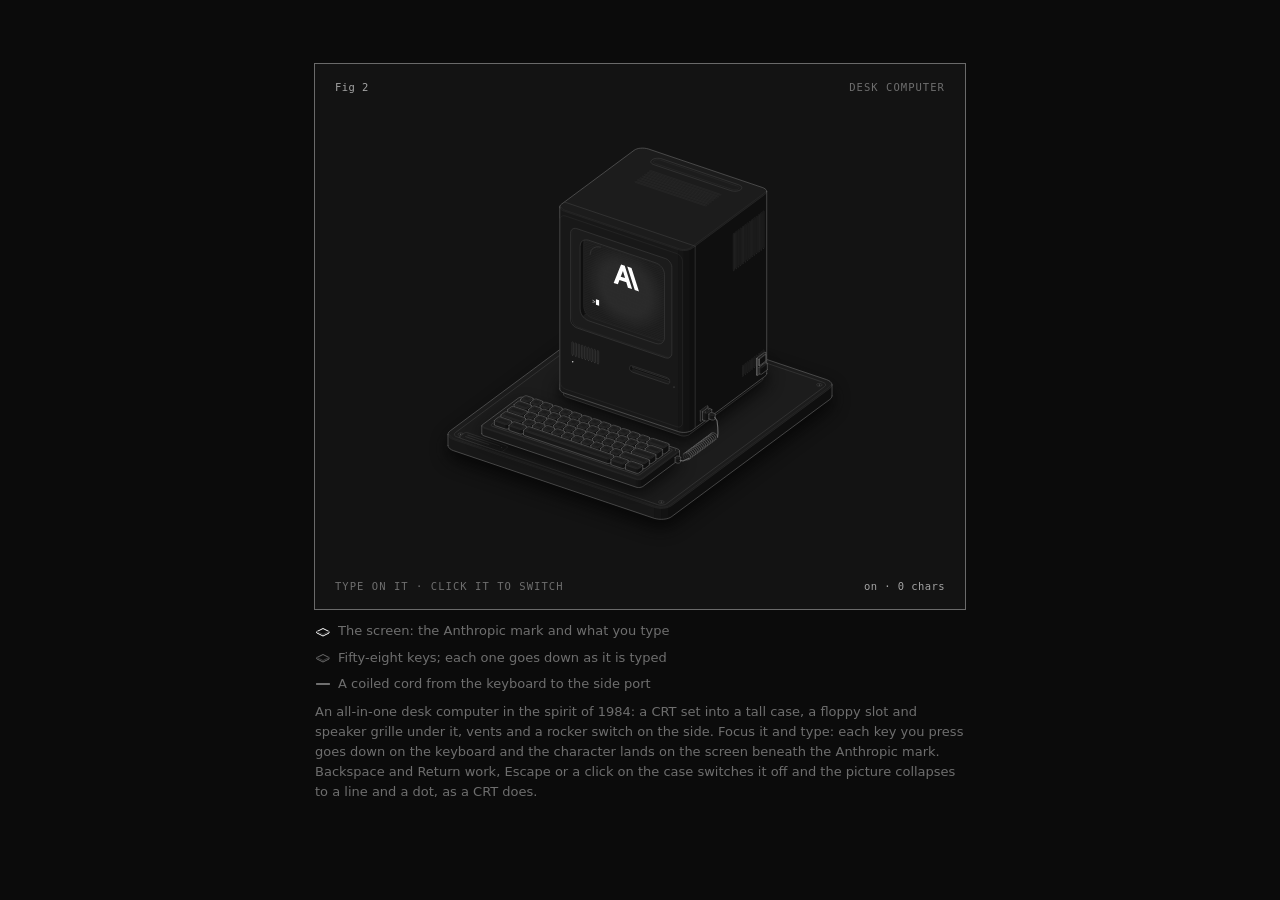
<file: .agents/skills/anatomy/examples/desk-computer/desk-computer.html>
<!doctype html><html lang="en"><head><meta charset="utf-8"><meta name="viewport" content="width=device-width, initial-scale=1"><title>Desk computer</title><style>
.iso{
  --anatomy-page:#0b0b0b;--anatomy-card:#131313;--anatomy-text:#a3a3a3;--anatomy-strong:#e6e6e6;--anatomy-muted:#6e6e6e;
  --anatomy-paper:#131313;--anatomy-face:#1b1b1b;--anatomy-top:#1c1c1c;
  --anatomy-shade-0:#0f0f0f;--anatomy-shade-1:#121212;--anatomy-shade-2:#151515;--anatomy-shade-3:#181818;
  --anatomy-lit-top:#262626;--anatomy-lit-shade:#1d1d1d;
  --anatomy-hi:#d4d4d4;--anatomy-mid:#6a6a6a;--anatomy-lo:#3e3e3e;--anatomy-faint:#2a2a2a;--anatomy-lit:#ffffff;
  --anatomy-halo:#050505;--anatomy-halo-opacity:.9;--anatomy-dot:#e6e6e6;
  --anatomy-red:#ff6b6b;--anatomy-green:#6be0a0;--anatomy-blue:#6b9bff;
  --anatomy-weight:.6px;--anatomy-ease:cubic-bezier(.32,.72,0,1);
  --anatomy-mono:ui-monospace,"SF Mono",Menlo,Consolas,monospace;
  --anatomy-lift:inset 0 1px 0 0 #ffffff0a,inset 0 0 0 1px #ffffff06,0 0 0 1px #00000026,0 1px 1px -.5px #00000014,0 3px 3px -1.5px #00000014,0 6px 6px -3px #00000014,0 12px 12px -6px #00000014;
}
.iso[data-theme="light"]{
  --anatomy-page:#f2f2ef;--anatomy-card:#fbfbfa;--anatomy-text:#57575a;--anatomy-strong:#18181a;--anatomy-muted:#8c8c90;
  --anatomy-paper:#fbfbfa;--anatomy-face:#ffffff;--anatomy-top:#ffffff;
  --anatomy-shade-0:#dcdcd9;--anatomy-shade-1:#e5e5e2;--anatomy-shade-2:#ededea;--anatomy-shade-3:#f4f4f1;
  --anatomy-lit-top:#ffffff;--anatomy-lit-shade:#eeeeeb;
  --anatomy-hi:#26262a;--anatomy-mid:#8a8a8f;--anatomy-lo:#b4b4b8;--anatomy-faint:#d4d4d6;--anatomy-lit:#000000;
  --anatomy-halo:#8a8a80;--anatomy-halo-opacity:.32;--anatomy-dot:#3a3a3e;
  --anatomy-red:#e5484d;--anatomy-green:#30a46c;--anatomy-blue:#3e63dd;
  --anatomy-lift:inset 0 1px 0 0 #ffffff,0 0 0 1px #0000000f,0 1px 1px -.5px #0000000a,0 3px 3px -1.5px #0000000a,0 6px 6px -3px #0000000a,0 12px 12px -6px #0000000a;
}
.iso-svg{display:block;width:100%;height:auto;overflow:visible}
.iso-svg path,.iso-svg circle{vector-effect:non-scaling-stroke}
.iso-fill{fill:var(--anatomy-paper);stroke:none}
.iso-solid[data-lit]>.iso-fill{fill:var(--anatomy-face)}
.iso-shade,.iso-top{stroke:none}
.iso-shade[data-shade="0"]{fill:var(--anatomy-shade-0)}
.iso-shade[data-shade="1"]{fill:var(--anatomy-shade-1)}
.iso-shade[data-shade="2"]{fill:var(--anatomy-shade-2)}
.iso-shade[data-shade="3"]{fill:var(--anatomy-shade-3)}
.iso-top{fill:var(--anatomy-top)}
.iso-solid[data-lit]>.iso-top{fill:var(--anatomy-lit-top)}
.iso-solid[data-lit]>.iso-shade{fill:var(--anatomy-lit-shade)}
.iso-solid[data-seamless]>.iso-shade,.iso-solid[data-seamless]>.iso-top{stroke-width:.4;stroke-linejoin:round}
.iso-solid[data-seamless]>.iso-shade[data-shade="0"]{stroke:var(--anatomy-shade-0)}
.iso-solid[data-seamless]>.iso-shade[data-shade="1"]{stroke:var(--anatomy-shade-1)}
.iso-solid[data-seamless]>.iso-shade[data-shade="2"]{stroke:var(--anatomy-shade-2)}
.iso-solid[data-seamless]>.iso-shade[data-shade="3"]{stroke:var(--anatomy-shade-3)}
.iso-solid[data-seamless]>.iso-top{stroke:var(--anatomy-top)}
.iso-solid[data-seamless][data-lit]>.iso-top{stroke:var(--anatomy-lit-top)}
.iso-solid[data-seamless][data-lit]>.iso-shade{stroke:var(--anatomy-lit-shade)}
.iso-solid[data-lit]>.iso-edge{stroke:var(--anatomy-lit)}
.iso-halo{fill:var(--anatomy-halo);stroke:none;filter:blur(9px);opacity:var(--anatomy-halo-opacity);transform:translateY(3px)}
.iso-line{fill:none;stroke:var(--anatomy-lo);stroke-width:var(--anatomy-weight);stroke-linecap:round;stroke-linejoin:round}
.iso-line[data-tone="hi"]{stroke:var(--anatomy-hi)}
.iso-line[data-tone="mid"]{stroke:var(--anatomy-mid)}
.iso-line[data-tone="lo"]{stroke:var(--anatomy-lo)}
.iso-line[data-tone="faint"]{stroke:var(--anatomy-faint)}
.iso-line[data-tone="lit"]{stroke:var(--anatomy-lit)}
.iso-line[data-tone="red"]{stroke:var(--anatomy-red)}
.iso-line[data-tone="green"]{stroke:var(--anatomy-green)}
.iso-line[data-tone="blue"]{stroke:var(--anatomy-blue)}
.iso-line[data-dotted]{stroke-dasharray:.01 3.5;stroke-width:1}
.iso-line[data-dashed]{stroke-dasharray:3 3}
.iso-line[data-flow]{stroke-dasharray:2 6}
.iso-wire-end{fill:var(--anatomy-paper);stroke:var(--anatomy-lo);stroke-width:var(--anatomy-weight)}
.iso-wire[data-tone="hi"] .iso-wire-end{stroke:var(--anatomy-hi)}
.iso-wire[data-tone="mid"] .iso-wire-end{stroke:var(--anatomy-mid)}
.iso-wire[data-tone="faint"] .iso-wire-end{stroke:var(--anatomy-faint)}
.iso-wire[data-tone="lit"] .iso-wire-end{stroke:var(--anatomy-lit)}
.iso-dots circle{fill:var(--anatomy-dot);stroke:none;opacity:.32}
.iso-dots[data-tone="hi"] circle{opacity:.85}
.iso-dots[data-tone="mid"] circle{opacity:.45}
.iso-dots[data-tone="lo"] circle{opacity:.22}
.iso-dots[data-tone="faint"] circle{opacity:.12}
.iso-face-text{fill:var(--anatomy-mid);font-family:var(--anatomy-mono);letter-spacing:.04em}
.iso-face-text[data-tone="hi"]{fill:var(--anatomy-hi)}
.iso-face-text[data-tone="lo"]{fill:var(--anatomy-lo)}
.iso-face-text[data-tone="faint"]{fill:var(--anatomy-faint)}
.tb-body{fill:var(--anatomy-shade-2);stroke:none}
.tb-shine{fill:var(--anatomy-top);stroke:none}
.tb-shade{fill:var(--anatomy-shade-0);stroke:none}
.tb-ring{fill:none;stroke:var(--anatomy-lo);stroke-width:.45;stroke-linecap:butt;stroke-linejoin:round}
.tb-ring[data-tone="mid"]{stroke:var(--anatomy-mid)}
.tb-ring[data-tone="faint"]{stroke:var(--anatomy-faint)}
.tb-ring[data-tone="hi"]{stroke:var(--anatomy-hi)}
@keyframes iso-flow{to{stroke-dashoffset:-32}}
@keyframes iso-pulse{0%,100%{opacity:.18}12%{opacity:1}40%{opacity:.18}}
.iso-line[data-flow]{animation:iso-flow 1600ms linear infinite}
.iso-dots circle[data-pulse]{animation:iso-pulse 1600ms steps(1,end) infinite;animation-delay:var(--pulse-at,0ms)}
.iso-figure{margin:32px 0 36px}
.iso-plate{position:relative;padding:52px 24px;border-radius:0;background:var(--anatomy-card);box-shadow:0 0 0 1px var(--anatomy-mid);--anatomy-paper:var(--anatomy-card)}
.iso-plate-corners{position:absolute;inset:18px 20px;pointer-events:none}
.iso-plate-corner{position:absolute;color:var(--anatomy-muted);font-family:var(--anatomy-mono);font-size:10.5px;line-height:1;letter-spacing:.04em;white-space:nowrap}
.iso-plate-corner[data-corner="fig"]{top:0;left:0;color:var(--anatomy-text)}
.iso-plate-corner[data-corner="title"]{top:0;right:0;text-transform:uppercase;letter-spacing:.1em}
.iso-plate-corner[data-corner="hint"]{bottom:0;left:0;text-transform:uppercase;letter-spacing:.1em}
.iso-plate-corner[data-corner="readout"]{right:0;bottom:0;color:var(--anatomy-text);font-variant-numeric:tabular-nums}
.iso-plate .iso-svg{margin:0 auto}
.iso-legend{display:grid;gap:8px;margin-top:12px;color:var(--anatomy-muted);font-size:13px;line-height:1.55}
.iso-keys{display:flex;flex-wrap:wrap;gap:6px 18px}
.iso-key{display:inline-flex;align-items:center;gap:7px}
.iso-swatch{width:16px;height:10px;flex:none;overflow:visible}
.iso-swatch path{fill:none;stroke:var(--anatomy-hi);stroke-width:1;vector-effect:non-scaling-stroke;stroke-linejoin:round;stroke-linecap:round}
.iso-swatch[data-mark="raised"] path,.iso-swatch[data-mark="flat"] path{stroke:var(--anatomy-mid)}
.iso-swatch[data-mark="lit"] path{stroke:var(--anatomy-lit)}
.iso-swatch[data-mark="dim"] path{stroke:var(--anatomy-lo)}
.iso-swatch[data-mark="dotted"] path{stroke-dasharray:.01 3;stroke-width:1.4}
.iso-swatch[data-mark="dashed"] path{stroke-dasharray:3 2.5}
.iso-swatch[data-mark="red"] path{stroke:var(--anatomy-red)}
.iso-swatch[data-mark="green"] path{stroke:var(--anatomy-green)}
.iso-swatch[data-mark="blue"] path{stroke:var(--anatomy-blue)}
.iso-swatch-crease{stroke:var(--anatomy-lo)!important}
@media (max-width:560px){.iso-plate{padding:48px 12px 70px}.iso-plate-corner[data-corner="hint"]{bottom:18px}}
@media (prefers-reduced-motion:reduce){.iso-line[data-flow],.iso-dots circle[data-pulse]{animation:none}}

*{box-sizing:border-box}
html{color-scheme:dark}
body[data-theme="light"]{color-scheme:light}
body{margin:0;background:var(--anatomy-page);color:var(--anatomy-text);font:14px/1.6 ui-sans-serif,system-ui,-apple-system,"Segoe UI",sans-serif;-webkit-font-smoothing:antialiased}
.iso-page{width:min(650px,100% - 32px);margin:64px auto 96px}
</style></head><body class="iso" data-theme="dark"><main class="iso-page"><style>
.pc-well{fill:var(--anatomy-shade-1)}
.pc-bezel{fill:var(--anatomy-top)}
.pc-dark{fill:var(--anatomy-shade-0)}
.pc-glass{fill:var(--anatomy-shade-0);transition:fill .5s var(--anatomy-ease)}
.pc-glass[data-on]{fill:var(--anatomy-lit-shade)}
.pc-glow{fill:var(--anatomy-lit);opacity:.07;filter:blur(6px)}
.pc-scan{fill:none;stroke:var(--anatomy-faint);stroke-width:.5px;vector-effect:non-scaling-stroke;opacity:.7}
.pc-logo{fill:var(--anatomy-lit);fill-rule:evenodd}
.pc-text{fill:var(--anatomy-lit);font-family:var(--anatomy-mono);letter-spacing:.02em}
.pc-cursor{fill:var(--anatomy-lit);animation:pc-blink 1.06s steps(1,end) infinite}
.pc-beam{fill:none;stroke:var(--anatomy-lit);stroke-width:1.4px;vector-effect:non-scaling-stroke;stroke-linecap:round}
.pc-dot{fill:var(--anatomy-lit)}
.pc-cord{stroke-width:1.1px}
.pc-key,.pc-computer{cursor:pointer}
.pc-key[data-down] .iso-edge{stroke:var(--anatomy-hi)}
[data-part="led"]{transition:opacity .4s var(--anatomy-ease)}
@keyframes pc-blink{50%{opacity:0}}
@media (prefers-reduced-motion:reduce){.pc-cursor{animation:none}}
.pc-sr{position:absolute;width:1px;height:1px;overflow:hidden;clip-path:inset(50%);white-space:nowrap}
.iso-stage{touch-action:pan-y}
.iso-stage:focus{outline:none}
.iso-stage:focus-visible{outline:1px solid var(--anatomy-muted);outline-offset:6px}
</style><figure class="iso-figure"><div class="iso-plate"><div class="iso-plate-corners" aria-hidden="true"><span class="iso-plate-corner" data-corner="fig">Fig 2</span><span class="iso-plate-corner" data-corner="title">Desk computer</span><span class="iso-plate-corner" data-corner="hint">Type on it · click it to switch</span><span class="iso-plate-corner" data-corner="readout" data-readout>on · 0 chars</span></div><div class="iso-stage" tabindex="0" role="group" aria-label="Desk computer. Type to write on its screen; Escape switches the power."><svg xmlns="http://www.w3.org/2000/svg" class="iso-svg" viewBox="0 0 600 440" role="img" aria-label="An all-in-one desk computer in the spirit of 1984 on a bench plate: a tall case with a CRT set into its front showing the Anthropic mark and a typing prompt, a floppy slot and speaker grille below, vents and a rocker switch on the side, and a keyboard joined to a side port by a coiled cord."><path class="iso-halo" d="M108.6 322.8L108.9 321.5L109.6 320.3L110.8 319.3L268.3 202.5L269.9 201.5L271.8 200.8L274 200.2L276.4 199.8L278.9 199.7L281.4 199.8L283.7 200.2L285.9 200.8L485.8 268.2L487.7 269L489.3 269.9L490.4 271L491.1 272.2L491.4 273.5L491.4 284.5L491.1 285.7L490.4 286.9L489.2 288L331.7 404.7L330.1 405.7L328.2 406.5L326 407.1L323.6 407.4L321.1 407.5L318.6 407.4L316.3 407L314.1 406.5L114.2 339.1L112.3 338.3L110.7 337.3L109.6 336.2L108.9 335L108.6 333.8Z"/><g class="iso-solid"><path class="iso-fill" d="M274.1 226.2L274.1 225.2L274.7 224.2L275.6 223.4L276.9 222.6L278.5 222L280.3 221.6L282.2 221.4L284.2 221.4L286.1 221.7L287.9 222.2L289.4 222.8L290.6 223.6L291.4 224.5L291.8 225.5L291.8 227.2L291.7 228.2L291.2 229.2L290.3 230.1L289 230.8L287.4 231.4L285.6 231.8L283.6 232L281.7 232L279.7 231.7L278 231.3L276.5 230.6L275.3 229.8L274.5 228.9L274.1 228Z"/><path class="iso-shade" data-shade="0" d="M290.3 230.1L289 230.8L289 229.1L290.3 228.3ZM289 230.8L287.4 231.4L287.4 229.7L289 229.1ZM291.8 227.2L291.7 228.2L291.7 226.5L291.8 225.5ZM291.7 228.2L291.2 229.2L291.2 227.4L291.7 226.5ZM291.2 229.2L290.3 230.1L290.3 228.3L291.2 227.4Z"/><path class="iso-shade" data-shade="1" d="M287.4 231.4L285.6 231.8L285.6 230.1L287.4 229.7ZM285.6 231.8L283.6 232L283.6 230.3L285.6 230.1Z"/><path class="iso-shade" data-shade="2" d="M283.6 232L281.7 232L281.7 230.2L283.6 230.3ZM281.7 232L279.7 231.7L279.7 230L281.7 230.2ZM279.7 231.7L278 231.3L278 229.5L279.7 230Z"/><path class="iso-shade" data-shade="3" d="M278 231.3L276.5 230.6L276.5 228.9L278 229.5ZM276.5 230.6L275.3 229.8L275.3 228.1L276.5 228.9ZM275.3 229.8L274.5 228.9L274.5 227.2L275.3 228.1ZM274.5 228.9L274.1 228L274.1 226.2L274.5 227.2Z"/><path class="iso-top" d="M290.3 228.3L289 229.1L287.4 229.7L285.6 230.1L283.6 230.3L281.7 230.2L279.7 230L278 229.5L276.5 228.9L275.3 228.1L274.5 227.2L274.1 226.2L274.1 225.2L274.7 224.2L275.6 223.4L276.9 222.6L278.5 222L280.3 221.6L282.2 221.4L284.2 221.4L286.1 221.7L287.9 222.2L289.4 222.8L290.6 223.6L291.4 224.5L291.8 225.5L291.7 226.5L291.2 227.4Z"/><path class="iso-line iso-crease" data-tone="faint" d="M291.8 225.5L291.7 226.5L291.2 227.4L290.3 228.3L289 229.1L287.4 229.7L285.6 230.1L283.6 230.3L281.7 230.2L279.7 230L278 229.5L276.5 228.9L275.3 228.1L274.5 227.2L274.1 226.2"/><path class="iso-line iso-edge" data-tone="lo" d="M274.1 226.2L274.1 225.2L274.7 224.2L275.6 223.4L276.9 222.6L278.5 222L280.3 221.6L282.2 221.4L284.2 221.4L286.1 221.7L287.9 222.2L289.4 222.8L290.6 223.6L291.4 224.5L291.8 225.5M291.8 227.2L291.7 228.2L291.2 229.2L290.3 230.1L289 230.8L287.4 231.4L285.6 231.8L283.6 232L281.7 232L279.7 231.7L278 231.3L276.5 230.6L275.3 229.8L274.5 228.9L274.1 228M274.1 226.2L274.1 228M291.8 225.5L291.8 227.2"/></g><g class="iso-solid"><path class="iso-fill" d="M276.1 222.4L276.2 221.6L276.5 220.9L277.3 220.2L278.2 219.6L279.5 219.1L280.9 218.8L282.4 218.7L283.9 218.7L285.4 218.9L286.8 219.3L287.9 219.8L288.9 220.4L289.5 221.1L289.8 221.8L289.8 225.6L289.7 226.3L289.3 227.1L288.6 227.8L287.6 228.3L286.4 228.8L285 229.1L283.5 229.3L281.9 229.2L280.5 229L279.1 228.7L277.9 228.2L277 227.6L276.4 226.9L276.1 226.1Z"/><path class="iso-shade" data-shade="0" d="M288.6 227.8L287.6 228.3L287.6 224.6L288.6 224ZM287.6 228.3L286.4 228.8L286.4 225.1L287.6 224.6ZM289.8 225.6L289.7 226.3L289.7 222.6L289.8 221.8ZM289.7 226.3L289.3 227.1L289.3 223.3L289.7 222.6ZM289.3 227.1L288.6 227.8L288.6 224L289.3 223.3Z"/><path class="iso-shade" data-shade="1" d="M286.4 228.8L285 229.1L285 225.4L286.4 225.1ZM285 229.1L283.5 229.3L283.5 225.5L285 225.4Z"/><path class="iso-shade" data-shade="2" d="M283.5 229.3L281.9 229.2L281.9 225.5L283.5 225.5ZM281.9 229.2L280.5 229L280.5 225.3L281.9 225.5ZM280.5 229L279.1 228.7L279.1 224.9L280.5 225.3Z"/><path class="iso-shade" data-shade="3" d="M279.1 228.7L277.9 228.2L277.9 224.5L279.1 224.9ZM277.9 228.2L277 227.6L277 223.8L277.9 224.5ZM277 227.6L276.4 226.9L276.4 223.1L277 223.8ZM276.4 226.9L276.1 226.1L276.1 222.4L276.4 223.1Z"/><path class="iso-top" d="M288.6 224L287.6 224.6L286.4 225.1L285 225.4L283.5 225.5L281.9 225.5L280.5 225.3L279.1 224.9L277.9 224.5L277 223.8L276.4 223.1L276.1 222.4L276.2 221.6L276.5 220.9L277.3 220.2L278.2 219.6L279.5 219.1L280.9 218.8L282.4 218.7L283.9 218.7L285.4 218.9L286.8 219.3L287.9 219.8L288.9 220.4L289.5 221.1L289.8 221.8L289.7 222.6L289.3 223.3Z"/><path class="iso-line iso-crease" data-tone="faint" d="M289.8 221.8L289.7 222.6L289.3 223.3L288.6 224L287.6 224.6L286.4 225.1L285 225.4L283.5 225.5L281.9 225.5L280.5 225.3L279.1 224.9L277.9 224.5L277 223.8L276.4 223.1L276.1 222.4"/><path class="iso-line iso-edge" data-tone="mid" d="M276.1 222.4L276.2 221.6L276.5 220.9L277.3 220.2L278.2 219.6L279.5 219.1L280.9 218.8L282.4 218.7L283.9 218.7L285.4 218.9L286.8 219.3L287.9 219.8L288.9 220.4L289.5 221.1L289.8 221.8M289.8 225.6L289.7 226.3L289.3 227.1L288.6 227.8L287.6 228.3L286.4 228.8L285 229.1L283.5 229.3L281.9 229.2L280.5 229L279.1 228.7L277.9 228.2L277 227.6L276.4 226.9L276.1 226.1M276.1 222.4L276.1 226.1M289.8 221.8L289.8 225.6"/></g><g class="iso-solid"><path class="iso-fill" d="M448.7 285.1L448.8 284.1L449.3 283.1L450.2 282.2L451.5 281.5L453.1 280.9L454.9 280.5L456.8 280.3L458.8 280.3L460.7 280.6L462.5 281.1L464 281.7L465.2 282.5L466 283.4L466.4 284.4L466.4 286.1L466.3 287.1L465.8 288.1L464.9 289L463.6 289.7L462 290.3L460.2 290.7L458.3 290.9L456.3 290.9L454.3 290.6L452.6 290.2L451.1 289.5L449.9 288.7L449.1 287.8L448.7 286.8Z"/><path class="iso-shade" data-shade="0" d="M464.9 289L463.6 289.7L463.6 288L464.9 287.2ZM463.6 289.7L462 290.3L462 288.6L463.6 288ZM466.4 286.1L466.3 287.1L466.3 285.4L466.4 284.4ZM466.3 287.1L465.8 288.1L465.8 286.3L466.3 285.4ZM465.8 288.1L464.9 289L464.9 287.2L465.8 286.3Z"/><path class="iso-shade" data-shade="1" d="M462 290.3L460.2 290.7L460.2 289L462 288.6ZM460.2 290.7L458.3 290.9L458.3 289.2L460.2 289Z"/><path class="iso-shade" data-shade="2" d="M458.3 290.9L456.3 290.9L456.3 289.1L458.3 289.2ZM456.3 290.9L454.3 290.6L454.3 288.9L456.3 289.1ZM454.3 290.6L452.6 290.2L452.6 288.4L454.3 288.9Z"/><path class="iso-shade" data-shade="3" d="M452.6 290.2L451.1 289.5L451.1 287.8L452.6 288.4ZM451.1 289.5L449.9 288.7L449.9 287L451.1 287.8ZM449.9 288.7L449.1 287.8L449.1 286.1L449.9 287ZM449.1 287.8L448.7 286.8L448.7 285.1L449.1 286.1Z"/><path class="iso-top" d="M464.9 287.2L463.6 288L462 288.6L460.2 289L458.3 289.2L456.3 289.1L454.3 288.9L452.6 288.4L451.1 287.8L449.9 287L449.1 286.1L448.7 285.1L448.8 284.1L449.3 283.1L450.2 282.2L451.5 281.5L453.1 280.9L454.9 280.5L456.8 280.3L458.8 280.3L460.7 280.6L462.5 281.1L464 281.7L465.2 282.5L466 283.4L466.4 284.4L466.3 285.4L465.8 286.3Z"/><path class="iso-line iso-crease" data-tone="faint" d="M466.4 284.4L466.3 285.4L465.8 286.3L464.9 287.2L463.6 288L462 288.6L460.2 289L458.3 289.2L456.3 289.1L454.3 288.9L452.6 288.4L451.1 287.8L449.9 287L449.1 286.1L448.7 285.1"/><path class="iso-line iso-edge" data-tone="lo" d="M448.7 285.1L448.8 284.1L449.3 283.1L450.2 282.2L451.5 281.5L453.1 280.9L454.9 280.5L456.8 280.3L458.8 280.3L460.7 280.6L462.5 281.1L464 281.7L465.2 282.5L466 283.4L466.4 284.4M466.4 286.1L466.3 287.1L465.8 288.1L464.9 289L463.6 289.7L462 290.3L460.2 290.7L458.3 290.9L456.3 290.9L454.3 290.6L452.6 290.2L451.1 289.5L449.9 288.7L449.1 287.8L448.7 286.8M448.7 285.1L448.7 286.8M466.4 284.4L466.4 286.1"/></g><g class="iso-solid"><path class="iso-fill" d="M450.7 281.3L450.8 280.5L451.2 279.8L451.9 279.1L452.9 278.5L454.1 278L455.5 277.7L457 277.6L458.5 277.6L460 277.8L461.4 278.2L462.5 278.7L463.5 279.3L464.1 280L464.4 280.7L464.4 284.5L464.3 285.2L463.9 286L463.2 286.6L462.2 287.2L461 287.7L459.6 288L458.1 288.1L456.6 288.1L455.1 287.9L453.7 287.6L452.5 287.1L451.6 286.5L451 285.8L450.7 285Z"/><path class="iso-shade" data-shade="0" d="M463.2 286.6L462.2 287.2L462.2 283.5L463.2 282.9ZM462.2 287.2L461 287.7L461 284L462.2 283.5ZM464.4 284.5L464.3 285.2L464.3 281.5L464.4 280.7ZM464.3 285.2L463.9 286L463.9 282.2L464.3 281.5ZM463.9 286L463.2 286.6L463.2 282.9L463.9 282.2Z"/><path class="iso-shade" data-shade="1" d="M461 287.7L459.6 288L459.6 284.3L461 284ZM459.6 288L458.1 288.1L458.1 284.4L459.6 284.3Z"/><path class="iso-shade" data-shade="2" d="M458.1 288.1L456.6 288.1L456.6 284.4L458.1 284.4ZM456.6 288.1L455.1 287.9L455.1 284.2L456.6 284.4ZM455.1 287.9L453.7 287.6L453.7 283.8L455.1 284.2Z"/><path class="iso-shade" data-shade="3" d="M453.7 287.6L452.5 287.1L452.5 283.3L453.7 283.8ZM452.5 287.1L451.6 286.5L451.6 282.7L452.5 283.3ZM451.6 286.5L451 285.8L451 282L451.6 282.7ZM451 285.8L450.7 285L450.7 281.3L451 282Z"/><path class="iso-top" d="M463.2 282.9L462.2 283.5L461 284L459.6 284.3L458.1 284.4L456.6 284.4L455.1 284.2L453.7 283.8L452.5 283.3L451.6 282.7L451 282L450.7 281.3L450.8 280.5L451.2 279.8L451.9 279.1L452.9 278.5L454.1 278L455.5 277.7L457 277.6L458.5 277.6L460 277.8L461.4 278.2L462.5 278.7L463.5 279.3L464.1 280L464.4 280.7L464.3 281.5L463.9 282.2Z"/><path class="iso-line iso-crease" data-tone="faint" d="M464.4 280.7L464.3 281.5L463.9 282.2L463.2 282.9L462.2 283.5L461 284L459.6 284.3L458.1 284.4L456.6 284.4L455.1 284.2L453.7 283.8L452.5 283.3L451.6 282.7L451 282L450.7 281.3"/><path class="iso-line iso-edge" data-tone="mid" d="M450.7 281.3L450.8 280.5L451.2 279.8L451.9 279.1L452.9 278.5L454.1 278L455.5 277.7L457 277.6L458.5 277.6L460 277.8L461.4 278.2L462.5 278.7L463.5 279.3L464.1 280L464.4 280.7M464.4 284.5L464.3 285.2L463.9 286L463.2 286.6L462.2 287.2L461 287.7L459.6 288L458.1 288.1L456.6 288.1L455.1 287.9L453.7 287.6L452.5 287.1L451.6 286.5L451 285.8L450.7 285M450.7 281.3L450.7 285M464.4 280.7L464.4 284.5"/></g><g class="iso-solid"><path class="iso-fill" d="M133.6 330.3L133.7 329.3L134.2 328.4L135.1 327.5L136.4 326.7L138 326.1L139.8 325.7L141.7 325.6L143.7 325.6L145.7 325.8L147.4 326.3L148.9 326.9L150.1 327.7L150.9 328.6L151.3 329.6L151.3 331.4L151.2 332.4L150.7 333.3L149.8 334.2L148.5 335L146.9 335.6L145.1 336L143.2 336.2L141.2 336.1L139.3 335.9L137.5 335.4L136 334.8L134.8 334L134 333.1L133.6 332.1Z"/><path class="iso-shade" data-shade="0" d="M149.8 334.2L148.5 335L148.5 333.2L149.8 332.5ZM148.5 335L146.9 335.6L146.9 333.8L148.5 333.2ZM151.3 331.4L151.2 332.4L151.2 330.6L151.3 329.6ZM151.2 332.4L150.7 333.3L150.7 331.6L151.2 330.6ZM150.7 333.3L149.8 334.2L149.8 332.5L150.7 331.6Z"/><path class="iso-shade" data-shade="1" d="M146.9 335.6L145.1 336L145.1 334.2L146.9 333.8ZM145.1 336L143.2 336.2L143.2 334.4L145.1 334.2Z"/><path class="iso-shade" data-shade="2" d="M143.2 336.2L141.2 336.1L141.2 334.4L143.2 334.4ZM141.2 336.1L139.3 335.9L139.3 334.1L141.2 334.4ZM139.3 335.9L137.5 335.4L137.5 333.7L139.3 334.1Z"/><path class="iso-shade" data-shade="3" d="M137.5 335.4L136 334.8L136 333L137.5 333.7ZM136 334.8L134.8 334L134.8 332.2L136 333ZM134.8 334L134 333.1L134 331.3L134.8 332.2ZM134 333.1L133.6 332.1L133.6 330.3L134 331.3Z"/><path class="iso-top" d="M149.8 332.5L148.5 333.2L146.9 333.8L145.1 334.2L143.2 334.4L141.2 334.4L139.3 334.1L137.5 333.7L136 333L134.8 332.2L134 331.3L133.6 330.3L133.7 329.3L134.2 328.4L135.1 327.5L136.4 326.7L138 326.1L139.8 325.7L141.7 325.6L143.7 325.6L145.7 325.8L147.4 326.3L148.9 326.9L150.1 327.7L150.9 328.6L151.3 329.6L151.2 330.6L150.7 331.6Z"/><path class="iso-line iso-crease" data-tone="faint" d="M151.3 329.6L151.2 330.6L150.7 331.6L149.8 332.5L148.5 333.2L146.9 333.8L145.1 334.2L143.2 334.4L141.2 334.4L139.3 334.1L137.5 333.7L136 333L134.8 332.2L134 331.3L133.6 330.3"/><path class="iso-line iso-edge" data-tone="lo" d="M133.6 330.3L133.7 329.3L134.2 328.4L135.1 327.5L136.4 326.7L138 326.1L139.8 325.7L141.7 325.6L143.7 325.6L145.7 325.8L147.4 326.3L148.9 326.9L150.1 327.7L150.9 328.6L151.3 329.6M151.3 331.4L151.2 332.4L150.7 333.3L149.8 334.2L148.5 335L146.9 335.6L145.1 336L143.2 336.2L141.2 336.1L139.3 335.9L137.5 335.4L136 334.8L134.8 334L134 333.1L133.6 332.1M133.6 330.3L133.6 332.1M151.3 329.6L151.3 331.4"/></g><g class="iso-solid"><path class="iso-fill" d="M135.6 326.5L135.7 325.7L136.1 325L136.8 324.3L137.8 323.7L139 323.3L140.4 323L141.9 322.8L143.4 322.9L144.9 323L146.3 323.4L147.5 323.9L148.4 324.5L149 325.2L149.3 326L149.3 329.7L149.2 330.5L148.8 331.2L148.1 331.9L147.1 332.5L145.9 332.9L144.5 333.2L143 333.4L141.5 333.4L140 333.2L138.6 332.8L137.5 332.3L136.5 331.7L135.9 331L135.6 330.3Z"/><path class="iso-shade" data-shade="0" d="M148.1 331.9L147.1 332.5L147.1 328.7L148.1 328.2ZM147.1 332.5L145.9 332.9L145.9 329.2L147.1 328.7ZM149.3 329.7L149.2 330.5L149.2 326.7L149.3 326ZM149.2 330.5L148.8 331.2L148.8 327.5L149.2 326.7ZM148.8 331.2L148.1 331.9L148.1 328.2L148.8 327.5Z"/><path class="iso-shade" data-shade="1" d="M145.9 332.9L144.5 333.2L144.5 329.5L145.9 329.2ZM144.5 333.2L143 333.4L143 329.7L144.5 329.5Z"/><path class="iso-shade" data-shade="2" d="M143 333.4L141.5 333.4L141.5 329.6L143 329.7ZM141.5 333.4L140 333.2L140 329.4L141.5 329.6ZM140 333.2L138.6 332.8L138.6 329.1L140 329.4Z"/><path class="iso-shade" data-shade="3" d="M138.6 332.8L137.5 332.3L137.5 328.6L138.6 329.1ZM137.5 332.3L136.5 331.7L136.5 328L137.5 328.6ZM136.5 331.7L135.9 331L135.9 327.3L136.5 328ZM135.9 331L135.6 330.3L135.6 326.5L135.9 327.3Z"/><path class="iso-top" d="M148.1 328.2L147.1 328.7L145.9 329.2L144.5 329.5L143 329.7L141.5 329.6L140 329.4L138.6 329.1L137.5 328.6L136.5 328L135.9 327.3L135.6 326.5L135.7 325.7L136.1 325L136.8 324.3L137.8 323.7L139 323.3L140.4 323L141.9 322.8L143.4 322.9L144.9 323L146.3 323.4L147.5 323.9L148.4 324.5L149 325.2L149.3 326L149.2 326.7L148.8 327.5Z"/><path class="iso-line iso-crease" data-tone="faint" d="M149.3 326L149.2 326.7L148.8 327.5L148.1 328.2L147.1 328.7L145.9 329.2L144.5 329.5L143 329.7L141.5 329.6L140 329.4L138.6 329.1L137.5 328.6L136.5 328L135.9 327.3L135.6 326.5"/><path class="iso-line iso-edge" data-tone="mid" d="M135.6 326.5L135.7 325.7L136.1 325L136.8 324.3L137.8 323.7L139 323.3L140.4 323L141.9 322.8L143.4 322.9L144.9 323L146.3 323.4L147.5 323.9L148.4 324.5L149 325.2L149.3 326M149.3 329.7L149.2 330.5L148.8 331.2L148.1 331.9L147.1 332.5L145.9 332.9L144.5 333.2L143 333.4L141.5 333.4L140 333.2L138.6 332.8L137.5 332.3L136.5 331.7L135.9 331L135.6 330.3M135.6 326.5L135.6 330.3M149.3 326L149.3 329.7"/></g><g class="iso-solid"><path class="iso-fill" d="M308.2 389.2L308.3 388.2L308.8 387.3L309.7 386.4L311 385.6L312.6 385L314.4 384.6L316.4 384.4L318.3 384.5L320.3 384.7L322 385.2L323.5 385.8L324.7 386.6L325.5 387.5L325.9 388.5L325.9 390.3L325.9 391.3L325.3 392.2L324.4 393.1L323.1 393.9L321.5 394.5L319.7 394.9L317.8 395.1L315.8 395L313.9 394.8L312.1 394.3L310.6 393.7L309.4 392.9L308.6 392L308.2 391Z"/><path class="iso-shade" data-shade="0" d="M324.4 393.1L323.1 393.9L323.1 392.1L324.4 391.4ZM323.1 393.9L321.5 394.5L321.5 392.7L323.1 392.1ZM325.9 390.3L325.9 391.3L325.9 389.5L325.9 388.5ZM325.9 391.3L325.3 392.2L325.3 390.5L325.9 389.5ZM325.3 392.2L324.4 393.1L324.4 391.4L325.3 390.5Z"/><path class="iso-shade" data-shade="1" d="M321.5 394.5L319.7 394.9L319.7 393.1L321.5 392.7ZM319.7 394.9L317.8 395.1L317.8 393.3L319.7 393.1Z"/><path class="iso-shade" data-shade="2" d="M317.8 395.1L315.8 395L315.8 393.3L317.8 393.3ZM315.8 395L313.9 394.8L313.9 393L315.8 393.3ZM313.9 394.8L312.1 394.3L312.1 392.5L313.9 393Z"/><path class="iso-shade" data-shade="3" d="M312.1 394.3L310.6 393.7L310.6 391.9L312.1 392.5ZM310.6 393.7L309.4 392.9L309.4 391.1L310.6 391.9ZM309.4 392.9L308.6 392L308.6 390.2L309.4 391.1ZM308.6 392L308.2 391L308.2 389.2L308.6 390.2Z"/><path class="iso-top" d="M324.4 391.4L323.1 392.1L321.5 392.7L319.7 393.1L317.8 393.3L315.8 393.3L313.9 393L312.1 392.5L310.6 391.9L309.4 391.1L308.6 390.2L308.2 389.2L308.3 388.2L308.8 387.3L309.7 386.4L311 385.6L312.6 385L314.4 384.6L316.4 384.4L318.3 384.5L320.3 384.7L322 385.2L323.5 385.8L324.7 386.6L325.5 387.5L325.9 388.5L325.9 389.5L325.3 390.5Z"/><path class="iso-line iso-crease" data-tone="faint" d="M325.9 388.5L325.9 389.5L325.3 390.5L324.4 391.4L323.1 392.1L321.5 392.7L319.7 393.1L317.8 393.3L315.8 393.3L313.9 393L312.1 392.5L310.6 391.9L309.4 391.1L308.6 390.2L308.2 389.2"/><path class="iso-line iso-edge" data-tone="lo" d="M308.2 389.2L308.3 388.2L308.8 387.3L309.7 386.4L311 385.6L312.6 385L314.4 384.6L316.4 384.4L318.3 384.5L320.3 384.7L322 385.2L323.5 385.8L324.7 386.6L325.5 387.5L325.9 388.5M325.9 390.3L325.9 391.3L325.3 392.2L324.4 393.1L323.1 393.9L321.5 394.5L319.7 394.9L317.8 395.1L315.8 395L313.9 394.8L312.1 394.3L310.6 393.7L309.4 392.9L308.6 392L308.2 391M308.2 389.2L308.2 391M325.9 388.5L325.9 390.3"/></g><g class="iso-solid"><path class="iso-fill" d="M310.2 385.4L310.3 384.6L310.7 383.9L311.4 383.2L312.4 382.6L313.6 382.2L315 381.9L316.5 381.7L318.1 381.7L319.5 381.9L320.9 382.3L322.1 382.8L323 383.4L323.6 384.1L323.9 384.9L323.9 388.6L323.8 389.4L323.5 390.1L322.7 390.8L321.8 391.4L320.5 391.8L319.1 392.1L317.6 392.3L316.1 392.3L314.6 392.1L313.2 391.7L312.1 391.2L311.1 390.6L310.5 389.9L310.2 389.1Z"/><path class="iso-shade" data-shade="0" d="M322.7 390.8L321.8 391.4L321.8 387.6L322.7 387ZM321.8 391.4L320.5 391.8L320.5 388.1L321.8 387.6ZM323.9 388.6L323.8 389.4L323.8 385.6L323.9 384.9ZM323.8 389.4L323.5 390.1L323.5 386.4L323.8 385.6ZM323.5 390.1L322.7 390.8L322.7 387L323.5 386.4Z"/><path class="iso-shade" data-shade="1" d="M320.5 391.8L319.1 392.1L319.1 388.4L320.5 388.1ZM319.1 392.1L317.6 392.3L317.6 388.5L319.1 388.4Z"/><path class="iso-shade" data-shade="2" d="M317.6 392.3L316.1 392.3L316.1 388.5L317.6 388.5ZM316.1 392.3L314.6 392.1L314.6 388.3L316.1 388.5ZM314.6 392.1L313.2 391.7L313.2 388L314.6 388.3Z"/><path class="iso-shade" data-shade="3" d="M313.2 391.7L312.1 391.2L312.1 387.5L313.2 388ZM312.1 391.2L311.1 390.6L311.1 386.9L312.1 387.5ZM311.1 390.6L310.5 389.9L310.5 386.2L311.1 386.9ZM310.5 389.9L310.2 389.1L310.2 385.4L310.5 386.2Z"/><path class="iso-top" d="M322.7 387L321.8 387.6L320.5 388.1L319.1 388.4L317.6 388.5L316.1 388.5L314.6 388.3L313.2 388L312.1 387.5L311.1 386.9L310.5 386.2L310.2 385.4L310.3 384.6L310.7 383.9L311.4 383.2L312.4 382.6L313.6 382.2L315 381.9L316.5 381.7L318.1 381.7L319.5 381.9L320.9 382.3L322.1 382.8L323 383.4L323.6 384.1L323.9 384.9L323.8 385.6L323.5 386.4Z"/><path class="iso-line iso-crease" data-tone="faint" d="M323.9 384.9L323.8 385.6L323.5 386.4L322.7 387L321.8 387.6L320.5 388.1L319.1 388.4L317.6 388.5L316.1 388.5L314.6 388.3L313.2 388L312.1 387.5L311.1 386.9L310.5 386.2L310.2 385.4"/><path class="iso-line iso-edge" data-tone="mid" d="M310.2 385.4L310.3 384.6L310.7 383.9L311.4 383.2L312.4 382.6L313.6 382.2L315 381.9L316.5 381.7L318.1 381.7L319.5 381.9L320.9 382.3L322.1 382.8L323 383.4L323.6 384.1L323.9 384.9M323.9 388.6L323.8 389.4L323.5 390.1L322.7 390.8L321.8 391.4L320.5 391.8L319.1 392.1L317.6 392.3L316.1 392.3L314.6 392.1L313.2 391.7L312.1 391.2L311.1 390.6L310.5 389.9L310.2 389.1M310.2 385.4L310.2 389.1M323.9 384.9L323.9 388.6"/></g><g class="iso-solid"><path class="iso-fill" d="M108.6 317.3L108.9 316L109.6 314.9L110.8 313.8L268.3 197L269.9 196L271.8 195.3L274 194.7L276.4 194.3L278.9 194.2L281.4 194.3L283.7 194.7L285.9 195.3L485.8 262.7L487.7 263.5L489.3 264.5L490.4 265.6L491.1 266.7L491.4 268L491.4 279L491.1 280.2L490.4 281.4L489.2 282.5L331.7 399.2L330.1 400.2L328.2 401L326 401.6L323.6 401.9L321.1 402L318.6 401.9L316.3 401.5L314.1 401L114.2 333.6L112.3 332.8L110.7 331.8L109.6 330.7L108.9 329.5L108.6 328.3Z"/><path class="iso-shade" data-shade="0" d="M491.4 279L491.1 280.2L491.1 269.2L491.4 268ZM491.1 280.2L490.4 281.4L490.4 270.4L491.1 269.2ZM490.4 281.4L489.2 282.5L489.2 271.5L490.4 270.4ZM489.2 282.5L331.7 399.2L331.7 388.3L489.2 271.5ZM331.7 399.2L330.1 400.2L330.1 389.2L331.7 388.3ZM330.1 400.2L328.2 401L328.2 390L330.1 389.2Z"/><path class="iso-shade" data-shade="1" d="M328.2 401L326 401.6L326 390.6L328.2 390ZM326 401.6L323.6 401.9L323.6 390.9L326 390.6ZM323.6 401.9L321.1 402L321.1 391.1L323.6 390.9Z"/><path class="iso-shade" data-shade="2" d="M321.1 402L318.6 401.9L318.6 390.9L321.1 391.1ZM318.6 401.9L316.3 401.5L316.3 390.6L318.6 390.9ZM316.3 401.5L314.1 401L314.1 390L316.3 390.6Z"/><path class="iso-shade" data-shade="3" d="M314.1 401L114.2 333.6L114.2 322.6L314.1 390ZM114.2 333.6L112.3 332.8L112.3 321.8L114.2 322.6ZM112.3 332.8L110.7 331.8L110.7 320.8L112.3 321.8ZM110.7 331.8L109.6 330.7L109.6 319.7L110.7 320.8ZM109.6 330.7L108.9 329.5L108.9 318.5L109.6 319.7ZM108.9 329.5L108.6 328.3L108.6 317.3L108.9 318.5Z"/><path class="iso-top" d="M485.8 262.7L487.7 263.5L489.3 264.5L490.4 265.6L491.1 266.7L491.4 268L491.1 269.2L490.4 270.4L489.2 271.5L331.7 388.3L330.1 389.2L328.2 390L326 390.6L323.6 390.9L321.1 391.1L318.6 390.9L316.3 390.6L314.1 390L114.2 322.6L112.3 321.8L110.7 320.8L109.6 319.7L108.9 318.5L108.6 317.3L108.9 316L109.6 314.9L110.8 313.8L268.3 197L269.9 196L271.8 195.3L274 194.7L276.4 194.3L278.9 194.2L281.4 194.3L283.7 194.7L285.9 195.3Z"/><path class="iso-line iso-crease" data-tone="faint" d="M491.4 268L491.1 269.2L490.4 270.4L489.2 271.5L331.7 388.3L330.1 389.2L328.2 390L326 390.6L323.6 390.9L321.1 391.1L318.6 390.9L316.3 390.6L314.1 390L114.2 322.6L112.3 321.8L110.7 320.8L109.6 319.7L108.9 318.5L108.6 317.3"/><path class="iso-line iso-bevel" data-tone="faint" d="M491.4 268L489.1 269L488.5 270L487.5 271L330.1 387.7L328.7 388.5L327.1 389.2L325.2 389.6L323.2 389.9L321.1 390L319 389.9L317.1 389.6L315.1 389.1L115.4 321.8L113.7 321.1L112.4 320.3L111.5 319.3L110.9 318.3L108.6 317.3"/><path class="iso-line iso-edge" data-tone="mid" d="M108.6 317.3L108.9 316L109.6 314.9L110.8 313.8L268.3 197L269.9 196L271.8 195.3L274 194.7L276.4 194.3L278.9 194.2L281.4 194.3L283.7 194.7L285.9 195.3L485.8 262.7L487.7 263.5L489.3 264.5L490.4 265.6L491.1 266.7L491.4 268M491.4 279L491.1 280.2L490.4 281.4L489.2 282.5L331.7 399.2L330.1 400.2L328.2 401L326 401.6L323.6 401.9L321.1 402L318.6 401.9L316.3 401.5L314.1 401L114.2 333.6L112.3 332.8L110.7 331.8L109.6 330.7L108.9 329.5L108.6 328.3M491.4 268L491.4 279M108.6 317.3L108.6 328.3"/></g><path class="iso-line" data-tone="lo" d="M482.2 265.3L483.2 265.7L484 266.2L484.6 266.8L484.9 267.3L485 268L484.9 268.6L484.5 269.2L483.9 269.7L326.4 386.5L325.6 387L324.7 387.4L323.6 387.6L322.4 387.8L321.1 387.9L319.9 387.8L318.7 387.6L317.6 387.3L117.8 319.9L116.8 319.5L116 319.1L115.4 318.5L115.1 317.9L115 317.3L115.1 316.7L115.5 316.1L116.1 315.5L273.6 198.8L274.4 198.3L275.3 197.9L276.4 197.6L277.6 197.4L278.9 197.4L280.1 197.4L281.3 197.6L282.4 197.9Z"/><path class="iso-line" data-tone="lo" d="M281.1 201.3L280.4 201.7L279.4 201.9L278.3 201.9L277.3 201.7L276.5 201.3L276.1 200.8L276.1 200.3L276.5 199.8L277.3 199.4L278.3 199.2L279.4 199.2L280.4 199.4L281.2 199.8L281.6 200.3L281.6 200.8ZM481 268.7L480.2 269.1L479.2 269.3L478.1 269.3L477.1 269.1L476.4 268.7L475.9 268.2L475.9 267.7L476.4 267.2L477.1 266.8L478.1 266.6L479.2 266.6L480.2 266.8L481 267.2L481.4 267.7L481.4 268.2ZM123.6 318.1L122.9 318.5L121.9 318.7L120.8 318.7L119.8 318.5L119 318.1L118.6 317.6L118.6 317L119 316.5L119.8 316.1L120.8 315.9L121.9 315.9L122.9 316.2L123.6 316.5L124.1 317L124.1 317.6ZM323.5 385.5L322.7 385.9L321.7 386.1L320.6 386.1L319.6 385.9L318.8 385.5L318.4 385L318.4 384.4L318.9 383.9L319.6 383.5L320.6 383.3L321.7 383.3L322.7 383.6L323.5 383.9L323.9 384.4L323.9 385Z"/><g class="iso-dots" data-tone="mid"><circle cx="278.8" cy="200.6" r="0.5"/><circle cx="478.7" cy="268" r="0.5"/><circle cx="121.3" cy="317.3" r="0.5"/><circle cx="321.2" cy="384.7" r="0.5"/></g><g class="iso-solid"><path class="iso-fill" d="M120.5 319.5L120.7 319.1L125.4 315.7L126 315.4L126.8 315.3L127.5 315.5L167.1 328.8L167.6 329.1L167.7 329.5L167.7 330.4L167.5 330.7L162.8 334.2L162.2 334.5L161.4 334.5L160.7 334.4L121.1 321.1L120.6 320.8L120.5 320.4Z"/><path class="iso-shade" data-shade="0" d="M167.7 330.4L167.5 330.7L167.5 329.9L167.7 329.5ZM167.5 330.7L162.8 334.2L162.8 333.3L167.5 329.9ZM162.8 334.2L162.2 334.5L162.2 333.6L162.8 333.3Z"/><path class="iso-shade" data-shade="1" d="M162.2 334.5L161.4 334.5L161.4 333.7L162.2 333.6Z"/><path class="iso-shade" data-shade="2" d="M161.4 334.5L160.7 334.4L160.7 333.5L161.4 333.7Z"/><path class="iso-shade" data-shade="3" d="M160.7 334.4L121.1 321.1L121.1 320.2L160.7 333.5ZM121.1 321.1L120.6 320.8L120.6 319.9L121.1 320.2ZM120.6 320.8L120.5 320.4L120.5 319.5L120.6 319.9Z"/><path class="iso-top" d="M167.1 328.8L167.6 329.1L167.7 329.5L167.5 329.9L162.8 333.3L162.2 333.6L161.4 333.7L160.7 333.5L121.1 320.2L120.6 319.9L120.5 319.5L120.7 319.1L125.4 315.7L126 315.4L126.8 315.3L127.5 315.5Z"/><path class="iso-line iso-edge" data-tone="lo" d="M120.5 319.5L120.7 319.1L125.4 315.7L126 315.4L126.8 315.3L127.5 315.5L167.1 328.8L167.6 329.1L167.7 329.5M167.7 330.4L167.5 330.7L162.8 334.2L162.2 334.5L161.4 334.5L160.7 334.4L121.1 321.1L120.6 320.8L120.5 320.4M167.7 329.5L167.7 330.4M120.5 319.5L120.5 320.4"/></g><path class="iso-line" data-tone="lo" data-free="" d="M128.3 318L159.9 328.7M126.2 319.6L149.4 327.4"/><g class="iso-dots" data-tone="mid"><circle cx="162" cy="330.5" r="0.45"/></g><g class="pc-computer" data-part="computer"><path class="iso-halo" d="M220 268.7L220.2 267.7L220.8 266.7L221.7 265.9L294.1 212.2L295.4 211.4L296.9 210.8L298.7 210.4L300.6 210.1L302.5 210L304.5 210.1L306.4 210.4L308.2 210.8L421.8 249.2L423.3 249.8L424.6 250.6L425.5 251.4L426.1 252.4L426.3 253.4L426.3 262.2L426.1 263.2L425.5 264.1L424.5 265L352.2 318.6L350.9 319.4L349.3 320L347.6 320.5L345.7 320.8L343.7 320.9L341.7 320.8L339.8 320.5L338.1 320L224.5 281.7L222.9 281.1L221.7 280.3L220.7 279.4L220.2 278.5L220 277.5Z"/><g class="iso-solid"><path class="iso-fill" d="M223.8 272L223.9 271.4L224.3 270.8L224.9 270.2L297.2 216.6L298 216.1L299 215.7L300.1 215.4L301.3 215.2L302.5 215.2L303.8 215.2L305 215.4L306.1 215.7L419.7 254L420.6 254.4L421.4 254.9L422 255.5L422.3 256.1L422.4 256.7L422.4 262.2L422.3 262.8L422 263.4L421.4 263.9L349 317.6L348.2 318.1L347.2 318.4L346.1 318.7L344.9 318.9L343.7 319L342.5 318.9L341.3 318.7L340.2 318.4L226.6 280.1L225.6 279.7L224.8 279.2L224.3 278.7L223.9 278.1L223.8 277.5Z"/><path class="iso-shade" data-shade="0" d="M422.4 262.2L422.3 262.8L422.3 257.3L422.4 256.7ZM422.3 262.8L422 263.4L422 257.9L422.3 257.3ZM422 263.4L421.4 263.9L421.4 258.4L422 257.9ZM421.4 263.9L349 317.6L349 312.1L421.4 258.4ZM349 317.6L348.2 318.1L348.2 312.6L349 312.1ZM348.2 318.1L347.2 318.4L347.2 313L348.2 312.6Z"/><path class="iso-shade" data-shade="1" d="M347.2 318.4L346.1 318.7L346.1 313.2L347.2 313ZM346.1 318.7L344.9 318.9L344.9 313.4L346.1 313.2ZM344.9 318.9L343.7 319L343.7 313.5L344.9 313.4Z"/><path class="iso-shade" data-shade="2" d="M343.7 319L342.5 318.9L342.5 313.4L343.7 313.5ZM342.5 318.9L341.3 318.7L341.3 313.2L342.5 313.4ZM341.3 318.7L340.2 318.4L340.2 312.9L341.3 313.2Z"/><path class="iso-shade" data-shade="3" d="M340.2 318.4L226.6 280.1L226.6 274.6L340.2 312.9ZM226.6 280.1L225.6 279.7L225.6 274.2L226.6 274.6ZM225.6 279.7L224.8 279.2L224.8 273.7L225.6 274.2ZM224.8 279.2L224.3 278.7L224.3 273.2L224.8 273.7ZM224.3 278.7L223.9 278.1L223.9 272.6L224.3 273.2ZM223.9 278.1L223.8 277.5L223.8 272L223.9 272.6Z"/><path class="iso-top" d="M419.7 254L420.6 254.4L421.4 254.9L422 255.5L422.3 256.1L422.4 256.7L422.3 257.3L422 257.9L421.4 258.4L349 312.1L348.2 312.6L347.2 313L346.1 313.2L344.9 313.4L343.7 313.5L342.5 313.4L341.3 313.2L340.2 312.9L226.6 274.6L225.6 274.2L224.8 273.7L224.3 273.2L223.9 272.6L223.8 272L223.9 271.4L224.3 270.8L224.9 270.2L297.2 216.6L298 216.1L299 215.7L300.1 215.4L301.3 215.2L302.5 215.2L303.8 215.2L305 215.4L306.1 215.7Z"/><path class="iso-line iso-crease" data-tone="faint" d="M422.4 256.7L422.3 257.3L422 257.9L421.4 258.4L349 312.1L348.2 312.6L347.2 313L346.1 313.2L344.9 313.4L343.7 313.5L342.5 313.4L341.3 313.2L340.2 312.9L226.6 274.6L225.6 274.2L224.8 273.7L224.3 273.2L223.9 272.6L223.8 272"/><path class="iso-line iso-edge" data-tone="lo" d="M223.8 272L223.9 271.4L224.3 270.8L224.9 270.2L297.2 216.6L298 216.1L299 215.7L300.1 215.4L301.3 215.2L302.5 215.2L303.8 215.2L305 215.4L306.1 215.7L419.7 254L420.6 254.4L421.4 254.9L422 255.5L422.3 256.1L422.4 256.7M422.4 262.2L422.3 262.8L422 263.4L421.4 263.9L349 317.6L348.2 318.1L347.2 318.4L346.1 318.7L344.9 318.9L343.7 319L342.5 318.9L341.3 318.7L340.2 318.4L226.6 280.1L225.6 279.7L224.8 279.2L224.3 278.7L223.9 278.1L223.8 277.5M422.4 256.7L422.4 262.2M223.8 272L223.8 277.5"/></g><g class="iso-solid"><path class="iso-fill" d="M220 90.7L220.2 89.7L220.8 88.7L221.7 87.9L294.1 34.2L295.4 33.4L296.9 32.8L298.7 32.3L300.6 32.1L302.5 32L304.5 32.1L306.4 32.4L308.2 32.8L421.8 71.2L423.3 71.8L424.6 72.6L425.5 73.4L426.1 74.4L426.3 75.4L426.3 256.7L426.1 257.7L425.5 258.6L424.5 259.5L352.2 313.1L350.9 313.9L349.3 314.5L347.6 315L345.7 315.3L343.7 315.4L341.7 315.3L339.8 315L338.1 314.5L224.5 276.2L222.9 275.6L221.7 274.8L220.7 273.9L220.2 273L220 272Z"/><path class="iso-shade" data-shade="0" d="M426.3 256.7L426.1 257.7L426.1 76.4L426.3 75.4ZM426.1 257.7L425.5 258.6L425.5 77.3L426.1 76.4ZM425.5 258.6L424.5 259.5L424.5 78.2L425.5 77.3ZM424.5 259.5L352.2 313.1L352.2 131.8L424.5 78.2ZM352.2 313.1L350.9 313.9L350.9 132.6L352.2 131.8ZM350.9 313.9L349.3 314.5L349.3 133.2L350.9 132.6Z"/><path class="iso-shade" data-shade="1" d="M349.3 314.5L347.6 315L347.6 133.7L349.3 133.2ZM347.6 315L345.7 315.3L345.7 134L347.6 133.7ZM345.7 315.3L343.7 315.4L343.7 134.1L345.7 134Z"/><path class="iso-shade" data-shade="2" d="M343.7 315.4L341.7 315.3L341.7 134L343.7 134.1ZM341.7 315.3L339.8 315L339.8 133.7L341.7 134ZM339.8 315L338.1 314.5L338.1 133.2L339.8 133.7Z"/><path class="iso-shade" data-shade="3" d="M338.1 314.5L224.5 276.2L224.5 94.9L338.1 133.2ZM224.5 276.2L222.9 275.6L222.9 94.3L224.5 94.9ZM222.9 275.6L221.7 274.8L221.7 93.5L222.9 94.3ZM221.7 274.8L220.7 273.9L220.7 92.6L221.7 93.5ZM220.7 273.9L220.2 273L220.2 91.7L220.7 92.6ZM220.2 273L220 272L220 90.7L220.2 91.7Z"/><path class="iso-top" d="M421.8 71.2L423.3 71.8L424.6 72.6L425.5 73.4L426.1 74.4L426.3 75.4L426.1 76.4L425.5 77.3L424.5 78.2L352.2 131.8L350.9 132.6L349.3 133.2L347.6 133.7L345.7 134L343.7 134.1L341.7 134L339.8 133.7L338.1 133.2L224.5 94.9L222.9 94.3L221.7 93.5L220.7 92.6L220.2 91.7L220 90.7L220.2 89.7L220.8 88.7L221.7 87.9L294.1 34.2L295.4 33.4L296.9 32.8L298.7 32.3L300.6 32.1L302.5 32L304.5 32.1L306.4 32.4L308.2 32.8Z"/><path class="iso-line iso-crease" data-tone="faint" d="M426.3 75.4L426.1 76.4L425.5 77.3L424.5 78.2L352.2 131.8L350.9 132.6L349.3 133.2L347.6 133.7L345.7 134L343.7 134.1L341.7 134L339.8 133.7L338.1 133.2L224.5 94.9L222.9 94.3L221.7 93.5L220.7 92.6L220.2 91.7L220 90.7"/><path class="iso-line iso-bevel" data-tone="faint" d="M426.3 75.4L424.1 76.2L423.6 76.9L422.8 77.7L350.5 131.2L349.5 131.9L348.2 132.4L346.8 132.8L345.3 133L343.7 133.1L342.1 133L340.6 132.7L339.1 132.3L225.7 94.1L224.4 93.5L223.4 92.9L222.6 92.2L222.2 91.5L220 90.7"/><path class="iso-line iso-edge" data-tone="mid" d="M220 90.7L220.2 89.7L220.8 88.7L221.7 87.9L294.1 34.2L295.4 33.4L296.9 32.8L298.7 32.3L300.6 32.1L302.5 32L304.5 32.1L306.4 32.4L308.2 32.8L421.8 71.2L423.3 71.8L424.6 72.6L425.5 73.4L426.1 74.4L426.3 75.4M426.3 256.7L426.1 257.7L425.5 258.6L424.5 259.5L352.2 313.1L350.9 313.9L349.3 314.5L347.6 315L345.7 315.3L343.7 315.4L341.7 315.3L339.8 315L338.1 314.5L224.5 276.2L222.9 275.6L221.7 274.8L220.7 273.9L220.2 273L220 272M426.3 75.4L426.3 256.7M220 90.7L220 272"/></g><path class="iso-line" data-tone="lo" d="M398.4 68.6L399.5 69.1L400.3 69.6L401 70.2L401.4 70.9L401.5 71.5L401.3 72.2L400.9 72.9L400.3 73.5L400.3 73.5L399.4 74L398.4 74.4L397.1 74.7L395.8 74.9L394.5 75L393.1 74.9L391.8 74.7L390.6 74.4L313.8 48.5L312.8 48.1L311.9 47.5L311.3 46.9L310.9 46.3L310.7 45.6L310.9 44.9L311.3 44.3L311.9 43.7L311.9 43.7L312.8 43.1L313.9 42.7L315.1 42.4L316.4 42.2L317.7 42.1L319.1 42.2L320.4 42.4L321.6 42.7Z"/><path class="iso-line" data-tone="faint" d="M396.8 69.8L397.5 70L398 70.4L398.4 70.7L398.6 71.1L398.7 71.5L398.6 71.9L398.4 72.3L398 72.7L398 72.7L397.5 73L396.8 73.3L396.1 73.5L395.3 73.6L394.5 73.6L393.7 73.6L392.9 73.4L392.2 73.3L315.4 47.4L314.7 47.1L314.2 46.8L313.8 46.4L313.6 46L313.5 45.6L313.6 45.2L313.9 44.8L314.2 44.4L314.2 44.4L314.8 44.1L315.4 43.9L316.1 43.7L316.9 43.6L317.7 43.5L318.6 43.6L319.3 43.7L320.1 43.9Z"/><path class="iso-line" data-tone="faint" d="M380.6 78.2L380.9 78.3L381 78.4L381 78.6L380.9 78.8L380.9 78.8L380.6 78.9L380.3 79L380 79L379.6 78.9L309.6 55.3L309.3 55.2L309.2 55L309.2 54.8L309.4 54.7L309.4 54.7L309.6 54.5L309.9 54.5L310.3 54.5L310.6 54.5ZM378.2 80L378.5 80.1L378.6 80.2L378.6 80.4L378.5 80.6L378.5 80.6L378.2 80.7L377.9 80.8L377.6 80.8L377.2 80.7L307.2 57.1L306.9 56.9L306.8 56.8L306.8 56.6L306.9 56.4L306.9 56.4L307.2 56.3L307.5 56.3L307.9 56.3L308.2 56.3ZM375.8 81.7L376.1 81.9L376.2 82L376.2 82.2L376.1 82.4L376.1 82.4L375.8 82.5L375.5 82.5L375.1 82.5L374.8 82.5L304.8 58.9L304.5 58.7L304.4 58.6L304.4 58.4L304.5 58.2L304.5 58.2L304.8 58.1L305.1 58L305.4 58L305.8 58.1ZM373.4 83.5L373.6 83.7L373.8 83.8L373.8 84L373.6 84.1L373.6 84.1L373.4 84.3L373.1 84.3L372.7 84.3L372.4 84.3L302.4 60.6L302.1 60.5L302 60.4L302 60.2L302.1 60L302.1 60L302.4 59.9L302.7 59.8L303 59.8L303.3 59.9ZM371 85.3L371.2 85.4L371.4 85.6L371.4 85.8L371.2 85.9L371.2 85.9L371 86.1L370.7 86.1L370.3 86.1L370 86.1L299.9 62.4L299.7 62.3L299.6 62.1L299.6 62L299.7 61.8L299.7 61.8L299.9 61.7L300.3 61.6L300.6 61.6L300.9 61.7ZM368.6 87.1L368.8 87.2L369 87.4L369 87.6L368.8 87.7L368.8 87.7L368.6 87.8L368.3 87.9L367.9 87.9L367.6 87.8L297.5 64.2L297.3 64.1L297.2 63.9L297.2 63.8L297.3 63.6L297.3 63.6L297.5 63.5L297.9 63.4L298.2 63.4L298.5 63.5ZM366.2 88.9L366.4 89L366.5 89.2L366.5 89.4L366.4 89.5L366.4 89.5L366.2 89.6L365.8 89.7L365.5 89.7L365.2 89.6L295.1 66L294.9 65.9L294.7 65.7L294.7 65.5L294.9 65.4L294.9 65.4L295.1 65.3L295.4 65.2L295.8 65.2L296.1 65.3Z"/><path class="iso-line" data-tone="lo" d="M224.6 85.7L355 129.7M355 129.7L355 311"/><path class="iso-line" data-tone="faint" d="M423.1 132L422.9 132.1L422.7 132L422.6 131.8L422.5 131.5L422.5 95.9L422.6 95.6L422.7 95.2L422.9 94.9L423.1 94.6L423.1 94.6L423.3 94.5L423.5 94.6L423.6 94.8L423.7 95.1L423.7 130.7L423.6 131.1L423.5 131.4L423.3 131.8L423.1 132ZM420.8 133.7L420.6 133.8L420.4 133.7L420.3 133.5L420.3 133.2L420.3 97.6L420.3 97.2L420.4 96.9L420.6 96.5L420.8 96.3L420.8 96.3L421 96.2L421.2 96.3L421.4 96.5L421.4 96.8L421.4 132.4L421.4 132.7L421.2 133.1L421 133.4L420.8 133.7ZM418.6 135.4L418.3 135.5L418.2 135.4L418 135.2L418 134.9L418 99.3L418 98.9L418.2 98.6L418.3 98.2L418.6 98L418.6 98L418.8 97.9L419 98L419.1 98.2L419.1 98.5L419.1 134.1L419.1 134.4L419 134.8L418.8 135.1L418.6 135.4ZM416.3 137L416.1 137.1L415.9 137.1L415.8 136.9L415.7 136.6L415.7 101L415.8 100.6L415.9 100.2L416.1 99.9L416.3 99.7L416.3 99.7L416.5 99.6L416.7 99.6L416.8 99.8L416.9 100.1L416.9 135.7L416.8 136.1L416.7 136.5L416.5 136.8L416.3 137ZM414 138.7L413.8 138.8L413.6 138.8L413.5 138.6L413.5 138.3L413.5 102.7L413.5 102.3L413.6 101.9L413.8 101.6L414 101.4L414 101.4L414.2 101.3L414.4 101.3L414.5 101.5L414.6 101.8L414.6 137.4L414.5 137.8L414.4 138.2L414.2 138.5L414 138.7ZM411.7 140.4L411.5 140.5L411.3 140.4L411.2 140.3L411.2 139.9L411.2 104.3L411.2 104L411.3 103.6L411.5 103.3L411.7 103L411.7 103L412 103L412.2 103L412.3 103.2L412.3 103.5L412.3 139.1L412.3 139.5L412.2 139.9L412 140.2L411.7 140.4ZM409.5 142.1L409.3 142.2L409.1 142.1L409 141.9L408.9 141.6L408.9 106L409 105.7L409.1 105.3L409.3 105L409.5 104.7L409.5 104.7L409.7 104.6L409.9 104.7L410 104.9L410 105.2L410 140.8L410 141.2L409.9 141.5L409.7 141.9L409.5 142.1ZM407.2 143.8L407 143.9L406.8 143.8L406.7 143.6L406.6 143.3L406.6 107.7L406.7 107.3L406.8 107L407 106.6L407.2 106.4L407.2 106.4L407.4 106.3L407.6 106.4L407.7 106.6L407.8 106.9L407.8 142.5L407.7 142.8L407.6 143.2L407.4 143.5L407.2 143.8ZM404.9 145.5L404.7 145.5L404.5 145.5L404.4 145.3L404.4 145L404.4 109.4L404.4 109L404.5 108.7L404.7 108.3L404.9 108.1L404.9 108.1L405.2 108L405.3 108.1L405.5 108.2L405.5 108.6L405.5 144.2L405.5 144.5L405.3 144.9L405.2 145.2L404.9 145.5ZM402.7 147.1L402.5 147.2L402.3 147.2L402.1 147L402.1 146.7L402.1 111.1L402.1 110.7L402.3 110.3L402.5 110L402.7 109.8L402.7 109.8L402.9 109.7L403.1 109.7L403.2 109.9L403.2 110.2L403.2 145.8L403.2 146.2L403.1 146.6L402.9 146.9L402.7 147.1ZM400.4 148.8L400.2 148.9L400 148.9L399.9 148.7L399.8 148.4L399.8 112.8L399.9 112.4L400 112L400.2 111.7L400.4 111.5L400.4 111.5L400.6 111.4L400.8 111.4L400.9 111.6L401 111.9L401 147.5L400.9 147.9L400.8 148.3L400.6 148.6L400.4 148.8ZM398.1 150.5L397.9 150.6L397.7 150.5L397.6 150.3L397.6 150L397.6 114.4L397.6 114.1L397.7 113.7L397.9 113.4L398.1 113.1L398.1 113.1L398.3 113.1L398.5 113.1L398.7 113.3L398.7 113.6L398.7 149.2L398.7 149.6L398.5 149.9L398.3 150.3L398.1 150.5ZM395.9 152.2L395.6 152.3L395.5 152.2L395.3 152L395.3 151.7L395.3 116.1L395.3 115.8L395.5 115.4L395.6 115.1L395.9 114.8L395.9 114.8L396.1 114.7L396.3 114.8L396.4 115L396.4 115.3L396.4 150.9L396.4 151.3L396.3 151.6L396.1 152L395.9 152.2ZM393.6 153.9L393.4 154L393.2 153.9L393.1 153.7L393 153.4L393 117.8L393.1 117.4L393.2 117.1L393.4 116.7L393.6 116.5L393.6 116.5L393.8 116.4L394 116.5L394.1 116.7L394.2 117L394.2 152.6L394.1 152.9L394 153.3L393.8 153.6L393.6 153.9Z"/><path class="iso-line" data-tone="faint" d="M423.1 244.1L422.9 244.2L422.7 244.1L422.6 243.9L422.5 243.6L422.5 234.4L422.6 234L422.7 233.6L422.9 233.3L423.1 233.1L423.1 233.1L423.3 233L423.5 233L423.6 233.2L423.7 233.5L423.7 242.8L423.6 243.1L423.5 243.5L423.3 243.8L423.1 244.1ZM420.8 245.8L420.6 245.8L420.4 245.8L420.3 245.6L420.3 245.3L420.3 236.1L420.3 235.7L420.4 235.3L420.6 235L420.8 234.8L420.8 234.8L421 234.7L421.2 234.7L421.4 234.9L421.4 235.2L421.4 244.5L421.4 244.8L421.2 245.2L421 245.5L420.8 245.8ZM418.6 247.4L418.3 247.5L418.2 247.5L418 247.3L418 247L418 237.7L418 237.4L418.2 237L418.3 236.7L418.6 236.4L418.6 236.4L418.8 236.4L419 236.4L419.1 236.6L419.1 236.9L419.1 246.1L419.1 246.5L419 246.9L418.8 247.2L418.6 247.4ZM416.3 249.1L416.1 249.2L415.9 249.2L415.8 249L415.7 248.7L415.7 239.4L415.8 239.1L415.9 238.7L416.1 238.4L416.3 238.1L416.3 238.1L416.5 238L416.7 238.1L416.8 238.3L416.9 238.6L416.9 247.8L416.8 248.2L416.7 248.6L416.5 248.9L416.3 249.1ZM414 250.8L413.8 250.9L413.6 250.8L413.5 250.6L413.5 250.3L413.5 241.1L413.5 240.7L413.6 240.4L413.8 240L414 239.8L414 239.8L414.2 239.7L414.4 239.8L414.5 240L414.6 240.3L414.6 249.5L414.5 249.9L414.4 250.2L414.2 250.6L414 250.8ZM411.7 252.5L411.5 252.6L411.3 252.5L411.2 252.3L411.2 252L411.2 242.8L411.2 242.4L411.3 242L411.5 241.7L411.7 241.5L411.7 241.5L412 241.4L412.2 241.5L412.3 241.6L412.3 242L412.3 251.2L412.3 251.6L412.2 251.9L412 252.3L411.7 252.5ZM409.5 254.2L409.3 254.3L409.1 254.2L409 254L408.9 253.7L408.9 244.5L409 244.1L409.1 243.7L409.3 243.4L409.5 243.2L409.5 243.2L409.7 243.1L409.9 243.1L410 243.3L410 243.6L410 252.9L410 253.2L409.9 253.6L409.7 253.9L409.5 254.2ZM407.2 255.8L407 255.9L406.8 255.9L406.7 255.7L406.6 255.4L406.6 246.2L406.7 245.8L406.8 245.4L407 245.1L407.2 244.9L407.2 244.9L407.4 244.8L407.6 244.8L407.7 245L407.8 245.3L407.8 254.5L407.7 254.9L407.6 255.3L407.4 255.6L407.2 255.8ZM404.9 257.5L404.7 257.6L404.5 257.6L404.4 257.4L404.4 257.1L404.4 247.8L404.4 247.5L404.5 247.1L404.7 246.8L404.9 246.5L404.9 246.5L405.2 246.4L405.3 246.5L405.5 246.7L405.5 247L405.5 256.2L405.5 256.6L405.3 257L405.2 257.3L404.9 257.5ZM402.7 259.2L402.5 259.3L402.3 259.3L402.1 259.1L402.1 258.8L402.1 249.5L402.1 249.2L402.3 248.8L402.5 248.5L402.7 248.2L402.7 248.2L402.9 248.1L403.1 248.2L403.2 248.4L403.2 248.7L403.2 257.9L403.2 258.3L403.1 258.7L402.9 259L402.7 259.2Z"/><g transform="matrix(1.052 0.355 0 1.099 281.26 300.85)"><path class="iso-line" data-tone="faint" d="M53 -9L54.3 -9.2L55.5 -9.7L56.5 -10.5L57.3 -11.5L57.8 -12.7L58 -14L58 -161L57.8 -162.3L57.3 -163.5L56.5 -164.5L55.5 -165.3L54.3 -165.8L53 -166L-53 -166L-54.3 -165.8L-55.5 -165.3L-56.5 -164.5L-57.3 -163.5L-57.8 -162.3L-58 -161L-58 -14L-57.8 -12.7L-57.3 -11.5L-56.5 -10.5L-55.5 -9.7L-54.3 -9.2L-53 -9Z"/></g><clipPath id="pc-clip-1"><path transform="matrix(1.052 0.355 0 1.099 281.26 300.85)" d="M42 -68L43.6 -68.2L45 -68.8L46.2 -69.8L47.2 -71L47.8 -72.4L48 -74L48 -152L47.8 -153.6L47.2 -155L46.2 -156.2L45 -157.2L43.6 -157.8L42 -158L-42 -158L-43.6 -157.8L-45 -157.2L-46.2 -156.2L-47.2 -155L-47.8 -153.6L-48 -152L-48 -74L-47.8 -72.4L-47.2 -71L-46.2 -69.8L-45 -68.8L-43.6 -68.2L-42 -68Z"/></clipPath><g clip-path="url(#pc-clip-1)"><path class="iso-top" d="M325.4 241L327.1 241.4L328.2 240.5L326.6 240.2ZM327.1 241.4L328.6 241.2L329.7 240.4L328.2 240.5ZM328.6 241.2L329.9 240.6L331 239.8L329.7 240.4ZM329.9 240.6L330.9 239.6L332 238.7L331 239.8ZM330.9 239.6L331.5 238.2L332.7 237.4L332 238.7ZM331.5 238.2L331.7 236.6L332.9 235.7L332.7 237.4ZM232.6 207.8L233.9 209.3L235.1 208.4L233.8 207ZM233.9 209.3L235.4 210.5L236.6 209.6L235.1 208.4ZM235.4 210.5L237.1 211.2L238.2 210.4L236.6 209.6ZM237.1 211.2L325.4 241L326.6 240.2L238.2 210.4Z"/><path class="iso-shade" data-shade="0" d="M233.9 112.2L232.6 112.8L233.8 111.9L235.1 111.3ZM232.6 112.8L231.6 113.8L232.8 113L233.8 111.9ZM231.6 113.8L231 115.2L232.1 114.3L232.8 113ZM231 115.2L230.8 116.8L231.9 116L232.1 114.3ZM230.8 116.8L230.8 202.5L231.9 201.7L231.9 116ZM230.8 202.5L231 204.3L232.1 203.4L231.9 201.7ZM231 204.3L231.6 206.1L232.8 205.3L232.1 203.4ZM231.6 206.1L232.6 207.8L233.8 207L232.8 205.3Z"/><path class="iso-shade" data-shade="1" d="M237.1 112.3L235.4 112L236.6 111.2L238.2 111.5ZM235.4 112L233.9 112.2L235.1 111.3L236.6 111.2Z"/><g transform="matrix(1.052 0.355 0 1.099 282.395 300.009)"><path class="pc-bezel" d="M42 -68L43.6 -68.2L45 -68.8L46.2 -69.8L47.2 -71L47.8 -72.4L48 -74L48 -152L47.8 -153.6L47.2 -155L46.2 -156.2L45 -157.2L43.6 -157.8L42 -158L-42 -158L-43.6 -157.8L-45 -157.2L-46.2 -156.2L-47.2 -155L-47.8 -153.6L-48 -152L-48 -74L-47.8 -72.4L-47.2 -71L-46.2 -69.8L-45 -68.8L-43.6 -68.2L-42 -68Z"/><path class="iso-line" data-tone="faint" d="M42 -68L43.6 -68.2L45 -68.8L46.2 -69.8L47.2 -71L47.8 -72.4L48 -74L48 -152L47.8 -153.6L47.2 -155L46.2 -156.2L45 -157.2L43.6 -157.8L42 -158L-42 -158L-43.6 -157.8L-45 -157.2L-46.2 -156.2L-47.2 -155L-47.8 -153.6L-48 -152L-48 -74L-47.8 -72.4L-47.2 -71L-46.2 -69.8L-45 -68.8L-43.6 -68.2L-42 -68Z"/></g><clipPath id="pc-clip-0"><path transform="matrix(1.052 0.355 0 1.099 282.395 300.009)" d="M32 -77L34.1 -77.3L36 -78.1L37.7 -79.3L38.9 -81L39.7 -82.9L40 -85L40 -142L39.7 -144.1L38.9 -146L37.7 -147.7L36 -148.9L34.1 -149.7L32 -150L-32 -150L-34.1 -149.7L-36 -148.9L-37.7 -147.7L-38.9 -146L-39.7 -144.1L-40 -142L-40 -85L-39.7 -82.9L-38.9 -81L-37.7 -79.3L-36 -78.1L-34.1 -77.3L-32 -77Z"/></clipPath><g clip-path="url(#pc-clip-0)"><path class="iso-top" d="M316.1 226.8L318.2 227.2L321.8 224.6L319.6 224.1ZM318.2 227.2L320.3 227L323.8 224.4L321.8 224.6ZM320.3 227L322 226.2L325.6 223.6L323.8 224.4ZM322 226.2L323.3 224.8L326.9 222.2L325.6 223.6ZM323.3 224.8L324.2 223L327.7 220.3L326.9 222.2ZM324.2 223L324.5 220.8L328 218.2L327.7 220.3ZM242.8 199.5L244.5 201.5L248.1 198.8L246.3 196.8ZM244.5 201.5L246.6 203L250.1 200.4L248.1 198.8ZM246.6 203L248.7 204L252.3 201.4L250.1 200.4ZM248.7 204L316.1 226.8L319.6 224.1L252.3 201.4Z"/><path class="iso-shade" data-shade="0" d="M244.5 123.6L242.8 124.4L246.3 121.8L248.1 121ZM242.8 124.4L241.4 125.8L245 123.1L246.3 121.8ZM241.4 125.8L240.6 127.6L244.2 125L245 123.1ZM240.6 127.6L240.3 129.8L243.9 127.2L244.2 125ZM240.3 129.8L240.3 192.4L243.9 189.8L243.9 127.2ZM240.3 192.4L240.6 194.8L244.2 192.2L243.9 189.8ZM240.6 194.8L241.4 197.2L245 194.6L244.2 192.2ZM241.4 197.2L242.8 199.5L246.3 196.8L245 194.6Z"/><path class="iso-shade" data-shade="1" d="M248.7 123.8L246.6 123.4L250.1 120.8L252.3 121.2ZM246.6 123.4L244.5 123.6L248.1 121L250.1 120.8Z"/><g transform="matrix(1.052 0.355 0 1.099 285.943 297.379)"><path class="pc-glass" d="M32 -77L34.1 -77.3L36 -78.1L37.7 -79.3L38.9 -81L39.7 -82.9L40 -85L40 -142L39.7 -144.1L38.9 -146L37.7 -147.7L36 -148.9L34.1 -149.7L32 -150L-32 -150L-34.1 -149.7L-36 -148.9L-37.7 -147.7L-38.9 -146L-39.7 -144.1L-40 -142L-40 -85L-39.7 -82.9L-38.9 -81L-37.7 -79.3L-36 -78.1L-34.1 -77.3L-32 -77Z"/><g data-part="crt" transform=""><path class="pc-glow" d="M4 -85L8.1 -85.3L12 -86.3L15.8 -87.8L19.3 -90L22.4 -92.6L25 -95.7L27.2 -99.2L28.7 -103L29.7 -106.9L30 -111L30 -116L29.7 -120.1L28.7 -124L27.2 -127.8L25 -131.3L22.4 -134.4L19.3 -137L15.8 -139.2L12 -140.7L8.1 -141.7L4 -142L-4 -142L-8.1 -141.7L-12 -140.7L-15.8 -139.2L-19.3 -137L-22.4 -134.4L-25 -131.3L-27.2 -127.8L-28.7 -124L-29.7 -120.1L-30 -116L-30 -111L-29.7 -106.9L-28.7 -103L-27.2 -99.2L-25 -95.7L-22.4 -92.6L-19.3 -90L-15.8 -87.8L-12 -86.3L-8.1 -85.3L-4 -85Z"/><path class="pc-scan" d="M-40 -78.2H40M-40 -79.8H40M-40 -81.4H40M-40 -83.0H40M-40 -84.6H40M-40 -86.2H40M-40 -87.8H40M-40 -89.4H40M-40 -91.0H40M-40 -92.6H40M-40 -94.2H40M-40 -95.8H40M-40 -97.4H40M-40 -99.0H40M-40 -100.6H40M-40 -102.2H40M-40 -103.8H40M-40 -105.4H40M-40 -107.0H40M-40 -108.6H40M-40 -110.2H40M-40 -111.8H40M-40 -113.4H40M-40 -115.0H40M-40 -116.6H40M-40 -118.2H40M-40 -119.8H40M-40 -121.4H40M-40 -123.0H40M-40 -124.6H40M-40 -126.2H40M-40 -127.8H40M-40 -129.4H40M-40 -131.0H40M-40 -132.6H40M-40 -134.2H40M-40 -135.8H40M-40 -137.4H40M-40 -139.0H40M-40 -140.6H40M-40 -142.2H40M-40 -143.8H40M-40 -145.4H40M-40 -147.0H40M-40 -148.6H40"/><path class="pc-logo" d="M-11.6 -115.5L-4.6 -134.5L-1.1 -134.5L5.9 -115.5L1.9 -115.5L0.4 -119.9L-6.1 -119.9L-7.6 -115.5ZM-4.9 -123.3L-0.8 -123.3L-2.8 -129.2ZM1.3 -134.5L5.3 -134.5L12.4 -115.5L8.4 -115.5Z"/><text class="pc-text" data-part="text" x="-32" y="-91" font-size="5.2">&gt; </text><rect class="pc-cursor" data-part="cursor" x="-25.4" y="-95.2" width="3" height="5"/></g><path class="pc-beam" data-part="beam" d="M-36 -113.5H36" style="opacity:0"/><circle class="pc-dot" data-part="dot" cx="0" cy="-113.5" r="1.4" style="opacity:0"/><path class="iso-line" data-tone="lo" d="M-34 -134Q-33 -143 -24 -144"/><path class="iso-line" data-tone="faint" d="M32 -77L34.1 -77.3L36 -78.1L37.7 -79.3L38.9 -81L39.7 -82.9L40 -85L40 -142L39.7 -144.1L38.9 -146L37.7 -147.7L36 -148.9L34.1 -149.7L32 -150L-32 -150L-34.1 -149.7L-36 -148.9L-37.7 -147.7L-38.9 -146L-39.7 -144.1L-40 -142L-40 -85L-39.7 -82.9L-38.9 -81L-37.7 -79.3L-36 -78.1L-34.1 -77.3L-32 -77Z"/></g></g><g transform="matrix(1.052 0.355 0 1.099 282.395 300.009)"><path class="iso-line" data-tone="lo" d="M32 -77L34.1 -77.3L36 -78.1L37.7 -79.3L38.9 -81L39.7 -82.9L40 -85L40 -142L39.7 -144.1L38.9 -146L37.7 -147.7L36 -148.9L34.1 -149.7L32 -150L-32 -150L-34.1 -149.7L-36 -148.9L-37.7 -147.7L-38.9 -146L-39.7 -144.1L-40 -142L-40 -85L-39.7 -82.9L-38.9 -81L-37.7 -79.3L-36 -78.1L-34.1 -77.3L-32 -77Z"/></g></g><g transform="matrix(1.052 0.355 0 1.099 281.26 300.85)"><path class="iso-line" data-tone="lo" d="M42 -68L43.6 -68.2L45 -68.8L46.2 -69.8L47.2 -71L47.8 -72.4L48 -74L48 -152L47.8 -153.6L47.2 -155L46.2 -156.2L45 -157.2L43.6 -157.8L42 -158L-42 -158L-43.6 -157.8L-45 -157.2L-46.2 -156.2L-47.2 -155L-47.8 -153.6L-48 -152L-48 -74L-47.8 -72.4L-47.2 -71L-46.2 -69.8L-45 -68.8L-43.6 -68.2L-42 -68Z"/></g><clipPath id="pc-clip-2"><path transform="matrix(1.052 0.355 0 1.099 281.26 300.85)" d="M43.6 -45L44.2 -45.1L44.8 -45.3L45.3 -45.7L45.7 -46.2L45.9 -46.8L46 -47.4L46 -48.1L45.9 -48.7L45.7 -49.3L45.3 -49.8L44.8 -50.2L44.2 -50.4L43.6 -50.5L10.4 -50.5L9.8 -50.4L9.2 -50.2L8.7 -49.8L8.3 -49.3L8.1 -48.7L8 -48.1L8 -47.4L8.1 -46.8L8.3 -46.2L8.7 -45.7L9.2 -45.3L9.8 -45.1L10.4 -45Z"/></clipPath><g clip-path="url(#pc-clip-2)"><path class="iso-top" d="M327.1 266.9L327.8 267L330.6 264.9L330 264.8ZM327.8 267L328.4 266.9L331.2 264.8L330.6 264.9ZM328.4 266.9L328.9 266.7L331.7 264.6L331.2 264.8ZM328.9 266.7L329.3 266.3L332.1 264.2L331.7 264.6ZM329.3 266.3L329.6 265.7L332.4 263.6L332.1 264.2ZM329.6 265.7L329.6 265.1L332.5 263L332.4 263.6ZM290.4 253.7L290.9 254.3L293.8 252.2L293.3 251.6ZM290.9 254.3L291.5 254.8L294.4 252.7L293.8 252.2ZM291.5 254.8L292.2 255.1L295 253L294.4 252.7ZM292.2 255.1L327.1 266.9L330 264.8L295 253Z"/><path class="iso-shade" data-shade="0" d="M290.9 249L290.4 249.2L293.3 247.1L293.8 246.9ZM290.4 249.2L290 249.6L292.9 247.5L293.3 247.1ZM290 249.6L289.8 250.2L292.6 248.1L292.9 247.5ZM289.8 250.2L289.7 250.8L292.5 248.7L292.6 248.1ZM289.7 250.8L289.7 251.6L292.5 249.5L292.5 248.7ZM289.7 251.6L289.8 252.3L292.6 250.2L292.5 249.5ZM289.8 252.3L290 253L292.9 250.9L292.6 250.2ZM290 253L290.4 253.7L293.3 251.6L292.9 250.9Z"/><path class="iso-shade" data-shade="1" d="M292.2 249.1L291.5 248.9L294.4 246.8L295 246.9ZM291.5 248.9L290.9 249L293.8 246.9L294.4 246.8Z"/><g transform="matrix(1.052 0.355 0 1.099 284.098 298.747)"><path class="pc-dark" d="M43.6 -45L44.2 -45.1L44.8 -45.3L45.3 -45.7L45.7 -46.2L45.9 -46.8L46 -47.4L46 -48.1L45.9 -48.7L45.7 -49.3L45.3 -49.8L44.8 -50.2L44.2 -50.4L43.6 -50.5L10.4 -50.5L9.8 -50.4L9.2 -50.2L8.7 -49.8L8.3 -49.3L8.1 -48.7L8 -48.1L8 -47.4L8.1 -46.8L8.3 -46.2L8.7 -45.7L9.2 -45.3L9.8 -45.1L10.4 -45Z"/><path class="iso-line" data-tone="lo" d="M8 -46.6H46"/><path class="iso-line" data-tone="faint" d="M43.6 -45L44.2 -45.1L44.8 -45.3L45.3 -45.7L45.7 -46.2L45.9 -46.8L46 -47.4L46 -48.1L45.9 -48.7L45.7 -49.3L45.3 -49.8L44.8 -50.2L44.2 -50.4L43.6 -50.5L10.4 -50.5L9.8 -50.4L9.2 -50.2L8.7 -49.8L8.3 -49.3L8.1 -48.7L8 -48.1L8 -47.4L8.1 -46.8L8.3 -46.2L8.7 -45.7L9.2 -45.3L9.8 -45.1L10.4 -45Z"/></g></g><g transform="matrix(1.052 0.355 0 1.099 281.26 300.85)"><path class="iso-line" data-tone="lo" d="M43.6 -45L44.2 -45.1L44.8 -45.3L45.3 -45.7L45.7 -46.2L45.9 -46.8L46 -47.4L46 -48.1L45.9 -48.7L45.7 -49.3L45.3 -49.8L44.8 -50.2L44.2 -50.4L43.6 -50.5L10.4 -50.5L9.8 -50.4L9.2 -50.2L8.7 -49.8L8.3 -49.3L8.1 -48.7L8 -48.1L8 -47.4L8.1 -46.8L8.3 -46.2L8.7 -45.7L9.2 -45.3L9.8 -45.1L10.4 -45Z"/></g><g class="iso-dots" data-tone="mid"><circle cx="333.9" cy="270.2" r="0.5"/></g><g transform="matrix(1.052 0.355 0 1.099 281.26 300.85)"><path class="iso-line" data-tone="lo" d="M-46 -42L-45.7 -42.1L-45.5 -42.2L-45.4 -42.4L-45.3 -42.7L-45.3 -53.3L-45.4 -53.6L-45.5 -53.8L-45.7 -53.9L-46 -54L-46 -54L-46.3 -53.9L-46.5 -53.8L-46.6 -53.6L-46.7 -53.3L-46.7 -42.7L-46.6 -42.4L-46.5 -42.2L-46.3 -42.1L-46 -42ZM-43 -42L-42.7 -42.1L-42.5 -42.2L-42.4 -42.4L-42.3 -42.7L-42.3 -53.3L-42.4 -53.6L-42.5 -53.8L-42.7 -53.9L-43 -54L-43 -54L-43.3 -53.9L-43.5 -53.8L-43.6 -53.6L-43.7 -53.3L-43.7 -42.7L-43.6 -42.4L-43.5 -42.2L-43.3 -42.1L-43 -42ZM-40 -42L-39.7 -42.1L-39.5 -42.2L-39.4 -42.4L-39.3 -42.7L-39.3 -53.3L-39.4 -53.6L-39.5 -53.8L-39.7 -53.9L-40 -54L-40 -54L-40.3 -53.9L-40.5 -53.8L-40.6 -53.6L-40.7 -53.3L-40.7 -42.7L-40.6 -42.4L-40.5 -42.2L-40.3 -42.1L-40 -42ZM-37 -42L-36.7 -42.1L-36.5 -42.2L-36.4 -42.4L-36.3 -42.7L-36.3 -53.3L-36.4 -53.6L-36.5 -53.8L-36.7 -53.9L-37 -54L-37 -54L-37.3 -53.9L-37.5 -53.8L-37.6 -53.6L-37.7 -53.3L-37.7 -42.7L-37.6 -42.4L-37.5 -42.2L-37.3 -42.1L-37 -42ZM-34 -42L-33.7 -42.1L-33.5 -42.2L-33.4 -42.4L-33.3 -42.7L-33.3 -53.3L-33.4 -53.6L-33.5 -53.8L-33.7 -53.9L-34 -54L-34 -54L-34.3 -53.9L-34.5 -53.8L-34.6 -53.6L-34.7 -53.3L-34.7 -42.7L-34.6 -42.4L-34.5 -42.2L-34.3 -42.1L-34 -42ZM-31 -42L-30.7 -42.1L-30.5 -42.2L-30.4 -42.4L-30.3 -42.7L-30.3 -53.3L-30.4 -53.6L-30.5 -53.8L-30.7 -53.9L-31 -54L-31 -54L-31.3 -53.9L-31.5 -53.8L-31.6 -53.6L-31.7 -53.3L-31.7 -42.7L-31.6 -42.4L-31.5 -42.2L-31.3 -42.1L-31 -42ZM-28 -42L-27.7 -42.1L-27.5 -42.2L-27.4 -42.4L-27.3 -42.7L-27.3 -53.3L-27.4 -53.6L-27.5 -53.8L-27.7 -53.9L-28 -54L-28 -54L-28.3 -53.9L-28.5 -53.8L-28.6 -53.6L-28.7 -53.3L-28.7 -42.7L-28.6 -42.4L-28.5 -42.2L-28.3 -42.1L-28 -42ZM-25 -42L-24.7 -42.1L-24.5 -42.2L-24.4 -42.4L-24.3 -42.7L-24.3 -53.3L-24.4 -53.6L-24.5 -53.8L-24.7 -53.9L-25 -54L-25 -54L-25.3 -53.9L-25.5 -53.8L-25.6 -53.6L-25.7 -53.3L-25.7 -42.7L-25.6 -42.4L-25.5 -42.2L-25.3 -42.1L-25 -42ZM-22 -42L-21.7 -42.1L-21.5 -42.2L-21.4 -42.4L-21.3 -42.7L-21.3 -53.3L-21.4 -53.6L-21.5 -53.8L-21.7 -53.9L-22 -54L-22 -54L-22.3 -53.9L-22.5 -53.8L-22.6 -53.6L-22.7 -53.3L-22.7 -42.7L-22.6 -42.4L-22.5 -42.2L-22.3 -42.1L-22 -42Z"/></g><g data-part="led"><g class="iso-dots" data-tone="hi"><circle cx="232.9" cy="245" r="0.8"/></g></g><g class="iso-solid"><path class="iso-fill" d="M416.3 241.5L416.4 241.3L424.1 235.6L424.4 235.5L424.8 235.5L425.2 235.5L425.4 235.7L425.5 235.9L425.5 252.4L425.4 252.5L417.7 258.2L417.4 258.4L417 258.4L416.6 258.3L416.4 258.2L416.3 258Z"/><path class="iso-shade" data-shade="0" d="M425.5 252.4L425.4 252.5L425.4 236.1L425.5 235.9ZM425.4 252.5L417.7 258.2L417.7 241.7L425.4 236.1ZM417.7 258.2L417.4 258.4L417.4 241.9L417.7 241.7Z"/><path class="iso-shade" data-shade="1" d="M417.4 258.4L417 258.4L417 241.9L417.4 241.9Z"/><path class="iso-shade" data-shade="2" d="M417 258.4L416.6 258.3L416.6 241.8L417 241.9Z"/><path class="iso-shade" data-shade="3" d="M416.6 258.3L416.4 258.2L416.4 241.7L416.6 241.8ZM416.4 258.2L416.3 258L416.3 241.5L416.4 241.7Z"/><path class="iso-top" d="M425.2 235.5L425.4 235.7L425.5 235.9L425.4 236.1L417.7 241.7L417.4 241.9L417 241.9L416.6 241.8L416.6 241.8L416.4 241.7L416.3 241.5L416.4 241.3L424.1 235.6L424.4 235.5L424.8 235.5L425.2 235.5Z"/><path class="iso-line iso-crease" data-tone="faint" d="M425.5 235.9L425.4 236.1L417.7 241.7L417.4 241.9L417 241.9L416.6 241.8M416.6 241.8L416.4 241.7L416.3 241.5"/><path class="iso-line iso-edge" data-tone="mid" d="M416.6 241.8L416.6 241.8M416.3 241.5L416.4 241.3L424.1 235.6L424.4 235.5L424.8 235.5L425.2 235.5L425.2 235.5L425.4 235.7L425.5 235.9M425.5 252.4L425.4 252.5L417.7 258.2L417.4 258.4L417 258.4L416.6 258.3M416.6 258.3L416.4 258.2L416.3 258M425.5 235.9L425.5 252.4M416.6 241.8L416.6 258.3M416.6 241.8L416.6 258.3M416.3 241.5L416.3 258"/></g><g data-rocker="on"><g class="iso-solid"><path class="iso-fill" d="M418.6 250.5L418.8 250.2L424.3 246.1L424.8 245.9L425.3 246L426.6 246.4L426.9 246.7L426.9 252.8L426.8 253.1L421.3 257.2L420.8 257.4L420.2 257.3L419 256.9L418.6 256.6Z"/><path class="iso-shade" data-shade="0" d="M426.9 252.8L426.8 253.1L426.8 246.9L426.9 246.7ZM426.8 253.1L421.3 257.2L421.3 251L426.8 246.9ZM421.3 257.2L420.8 257.4L420.8 251.2L421.3 251Z"/><path class="iso-shade" data-shade="2" d="M420.8 257.4L420.2 257.3L420.2 251.1L420.8 251.2Z"/><path class="iso-shade" data-shade="3" d="M420.2 257.3L419 256.9L419 250.7L420.2 251.1ZM419 256.9L418.6 256.6L418.6 250.5L419 250.7Z"/><path class="iso-top" d="M426.6 246.4L426.9 246.7L426.8 246.9L421.3 251L420.8 251.2L420.2 251.1L419 250.7L418.6 250.5L418.8 250.2L424.3 246.1L424.8 245.9L425.3 246Z"/><path class="iso-line iso-crease" data-tone="faint" d="M426.9 246.7L426.8 246.9L421.3 251L420.8 251.2L420.2 251.1L419 250.7L418.6 250.5"/><path class="iso-line iso-edge" data-tone="mid" d="M418.6 250.5L418.8 250.2L424.3 246.1L424.8 245.9L425.3 246L426.6 246.4L426.9 246.7M426.9 252.8L426.8 253.1L421.3 257.2L420.8 257.4L420.2 257.3L419 256.9L418.6 256.6M426.9 246.7L426.9 252.8M418.6 250.5L418.6 256.6"/></g><g class="iso-solid"><path class="iso-fill" d="M418.5 242.4L418.6 242.2L424.4 237.8L424.8 237.7L425.1 237.8L425.4 237.9L425.4 244.1L425.3 244.3L419.5 248.6L419.1 248.7L418.8 248.7L418.5 248.5Z"/><path class="iso-shade" data-shade="0" d="M425.4 244.1L425.3 244.3L425.3 238.1L425.4 237.9ZM425.3 244.3L419.5 248.6L419.5 242.4L425.3 238.1ZM419.5 248.6L419.1 248.7L419.1 242.6L419.5 242.4Z"/><path class="iso-shade" data-shade="2" d="M419.1 248.7L418.8 248.7L418.8 242.5L419.1 242.6Z"/><path class="iso-shade" data-shade="3" d="M418.8 248.7L418.5 248.5L418.5 242.4L418.8 242.5Z"/><path class="iso-top" d="M425.1 237.8L425.4 237.9L425.3 238.1L419.5 242.4L419.1 242.6L418.8 242.5L418.8 242.5L418.5 242.4L418.6 242.2L424.4 237.8L424.8 237.7L425.1 237.8Z"/><path class="iso-line iso-crease" data-tone="faint" d="M425.4 237.9L425.3 238.1L419.5 242.4L419.1 242.6L418.8 242.5M418.8 242.5L418.5 242.4"/><path class="iso-line iso-edge" data-tone="mid" d="M418.8 242.5L418.8 242.5M418.5 242.4L418.6 242.2L424.4 237.8L424.8 237.7L425.1 237.8L425.1 237.8L425.4 237.9M425.4 244.1L425.3 244.3L419.5 248.6L419.1 248.7L418.8 248.7M418.8 248.7L418.5 248.5M425.4 237.9L425.4 244.1M418.8 242.5L418.8 248.7M418.8 242.5L418.8 248.7M418.5 242.4L418.5 248.5"/></g></g><g data-rocker="off" style="display:none"><g class="iso-solid"><path class="iso-fill" d="M418.6 242.3L418.8 242.1L424.3 238L424.8 237.8L425.3 237.9L426.6 238.3L426.9 238.5L426.9 244.7L426.8 245L421.3 249.1L420.8 249.2L420.2 249.2L419 248.7L418.6 248.5Z"/><path class="iso-shade" data-shade="0" d="M426.9 244.7L426.8 245L426.8 238.8L426.9 238.5ZM426.8 245L421.3 249.1L421.3 242.9L426.8 238.8ZM421.3 249.1L420.8 249.2L420.8 243.1L421.3 242.9Z"/><path class="iso-shade" data-shade="2" d="M420.8 249.2L420.2 249.2L420.2 243L420.8 243.1Z"/><path class="iso-shade" data-shade="3" d="M420.2 249.2L419 248.7L419 242.6L420.2 243ZM419 248.7L418.6 248.5L418.6 242.3L419 242.6Z"/><path class="iso-top" d="M426.6 238.3L426.9 238.5L426.8 238.8L421.3 242.9L420.8 243.1L420.2 243L419 242.6L418.6 242.3L418.8 242.1L424.3 238L424.8 237.8L425.3 237.9Z"/><path class="iso-line iso-crease" data-tone="faint" d="M426.9 238.5L426.8 238.8L421.3 242.9L420.8 243.1L420.2 243L419 242.6L418.6 242.3"/><path class="iso-line iso-edge" data-tone="mid" d="M418.6 242.3L418.8 242.1L424.3 238L424.8 237.8L425.3 237.9L426.6 238.3L426.9 238.5M426.9 244.7L426.8 245L421.3 249.1L420.8 249.2L420.2 249.2L419 248.7L418.6 248.5M426.9 238.5L426.9 244.7M418.6 242.3L418.6 248.5"/></g><g class="iso-solid"><path class="iso-fill" d="M418.5 250.5L418.6 250.3L424.4 246L424.8 245.9L425.1 245.9L425.4 246.1L425.4 252.2L425.3 252.4L419.5 256.7L419.1 256.8L418.8 256.8L418.5 256.6Z"/><path class="iso-shade" data-shade="0" d="M425.4 252.2L425.3 252.4L425.3 246.3L425.4 246.1ZM425.3 252.4L419.5 256.7L419.5 250.6L425.3 246.3ZM419.5 256.7L419.1 256.8L419.1 250.7L419.5 250.6Z"/><path class="iso-shade" data-shade="2" d="M419.1 256.8L418.8 256.8L418.8 250.6L419.1 250.7Z"/><path class="iso-shade" data-shade="3" d="M418.8 256.8L418.5 256.6L418.5 250.5L418.8 250.6Z"/><path class="iso-top" d="M425.1 245.9L425.4 246.1L425.3 246.3L419.5 250.6L419.1 250.7L418.8 250.6L418.8 250.6L418.5 250.5L418.6 250.3L424.4 246L424.8 245.9L425.1 245.9Z"/><path class="iso-line iso-crease" data-tone="faint" d="M425.4 246.1L425.3 246.3L419.5 250.6L419.1 250.7L418.8 250.6M418.8 250.6L418.5 250.5"/><path class="iso-line iso-edge" data-tone="mid" d="M418.8 250.6L418.8 250.6M418.5 250.5L418.6 250.3L424.4 246L424.8 245.9L425.1 245.9L425.1 245.9L425.4 246.1M425.4 252.2L425.3 252.4L419.5 256.7L419.1 256.8L418.8 256.8M418.8 256.8L418.5 256.6M425.4 246.1L425.4 252.2M418.8 250.6L418.8 256.8M418.8 250.6L418.8 256.8M418.5 250.5L418.5 256.6"/></g></g><g class="iso-solid"><path class="iso-fill" d="M359.9 293.9L360 293.7L366.1 289.1L366.5 289L366.9 288.9L367.4 289L367.7 289.2L367.8 289.4L367.8 299.3L367.6 299.5L361.5 304L361.2 304.2L360.7 304.2L360.3 304.2L360 304L359.9 303.8Z"/><path class="iso-shade" data-shade="0" d="M367.8 299.3L367.6 299.5L367.6 289.6L367.8 289.4ZM367.6 299.5L361.5 304L361.5 294.2L367.6 289.6ZM361.5 304L361.2 304.2L361.2 294.3L361.5 294.2Z"/><path class="iso-shade" data-shade="1" d="M361.2 304.2L360.7 304.2L360.7 294.4L361.2 294.3Z"/><path class="iso-shade" data-shade="2" d="M360.7 304.2L360.3 304.2L360.3 294.3L360.7 294.4Z"/><path class="iso-shade" data-shade="3" d="M360.3 304.2L360 304L360 294.1L360.3 294.3ZM360 304L359.9 303.8L359.9 293.9L360 294.1ZM367.4 289L367.4 289L367.4 298.9L367.4 298.9Z"/><path class="iso-top" d="M367.4 289L367.7 289.2L367.8 289.4L367.6 289.6L361.5 294.2L361.2 294.3L360.7 294.4L360.3 294.3L360.3 294.3L360 294.1L359.9 293.9L360 293.7L366.1 289.1L366.5 289L366.9 288.9L367.4 289Z"/><path class="iso-line iso-crease" data-tone="faint" d="M367.8 289.4L367.6 289.6L361.5 294.2L361.2 294.3L360.7 294.4L360.3 294.3M360.3 294.3L360 294.1L359.9 293.9M367.4 289L367.4 289"/><path class="iso-line iso-edge" data-tone="lo" d="M367.4 289L367.7 289.2L367.8 289.4M360.3 294.3L360.3 294.3M359.9 293.9L360 293.7L366.1 289.1L366.5 289L366.9 288.9L367.4 289M367.8 299.3L367.6 299.5L361.5 304L361.2 304.2L360.7 304.2L360.3 304.2M360.3 304.2L360 304L359.9 303.8M367.4 298.9L367.4 298.9M367.4 289L367.4 298.9M367.8 289.4L367.8 299.3M360.3 294.3L360.3 304.2M360.3 294.3L360.3 304.2M359.9 293.9L359.9 303.8M367.4 289L367.4 298.9"/></g><g class="iso-solid"><path class="iso-fill" d="M362.2 294.9L362.4 294.6L366.7 291.4L367.2 291.2L367.8 291.1L368.4 291.2L371 292.1L371.4 292.3L371.5 292.7L371.5 300.4L371.3 300.7L367.1 303.8L366.6 304L365.9 304.1L365.3 304L362.8 303.1L362.3 302.9L362.2 302.6Z"/><path class="iso-shade" data-shade="0" d="M371.5 300.4L371.3 300.7L371.3 293L371.5 292.7ZM371.3 300.7L367.1 303.8L367.1 296.1L371.3 293ZM367.1 303.8L366.6 304L366.6 296.4L367.1 296.1Z"/><path class="iso-shade" data-shade="1" d="M366.6 304L365.9 304.1L365.9 296.4L366.6 296.4Z"/><path class="iso-shade" data-shade="2" d="M365.9 304.1L365.3 304L365.3 296.3L365.9 296.4Z"/><path class="iso-shade" data-shade="3" d="M365.3 304L362.8 303.1L362.8 295.5L365.3 296.3ZM362.8 303.1L362.3 302.9L362.3 295.2L362.8 295.5ZM362.3 302.9L362.2 302.6L362.2 294.9L362.3 295.2Z"/><path class="iso-top" d="M371 292.1L371.4 292.3L371.5 292.7L371.3 293L367.1 296.1L366.6 296.4L365.9 296.4L365.3 296.3L362.8 295.5L362.3 295.2L362.2 294.9L362.4 294.6L366.7 291.4L367.2 291.2L367.8 291.1L368.4 291.2Z"/><path class="iso-line iso-crease" data-tone="faint" d="M371.5 292.7L371.3 293L367.1 296.1L366.6 296.4L365.9 296.4L365.3 296.3L362.8 295.5L362.3 295.2L362.2 294.9"/><path class="iso-line iso-bevel" data-tone="faint" d="M371.5 292.7L370.9 292.9L366.7 296L366.3 296.1L366 296.2L365.5 296.1L363.1 295.3L362.8 295.1L362.2 294.9"/><path class="iso-line iso-edge" data-tone="mid" d="M362.2 294.9L362.4 294.6L366.7 291.4L367.2 291.2L367.8 291.1L368.4 291.2L371 292.1L371.4 292.3L371.5 292.7M371.5 300.4L371.3 300.7L367.1 303.8L366.6 304L365.9 304.1L365.3 304L362.8 303.1L362.3 302.9L362.2 302.6M371.5 292.7L371.5 300.4M362.2 294.9L362.2 302.6"/></g><g class="iso-solid"><path class="iso-fill" d="M368.6 297.2L368.6 296.8L368.9 296.4L369.5 296L370 295.7L370.8 295.6L371.6 295.6L372.3 295.7L374.2 296.4L374.7 296.6L375 297L375 301.4L375 301.8L374.7 302.2L374.2 302.6L373.6 302.9L372.9 303L372.1 303L371.3 302.9L369.4 302.2L368.9 301.9L368.6 301.6Z"/><path class="iso-shade" data-shade="0" d="M375 301.4L375 301.8L375 297.4L375 297ZM375 301.8L374.7 302.2L374.7 297.8L375 297.4ZM374.7 302.2L374.2 302.6L374.2 298.2L374.7 297.8ZM374.2 302.6L373.6 302.9L373.6 298.5L374.2 298.2Z"/><path class="iso-shade" data-shade="1" d="M373.6 302.9L372.9 303L372.9 298.6L373.6 298.5Z"/><path class="iso-shade" data-shade="2" d="M372.9 303L372.1 303L372.1 298.6L372.9 298.6ZM372.1 303L371.3 302.9L371.3 298.5L372.1 298.6Z"/><path class="iso-shade" data-shade="3" d="M371.3 302.9L369.4 302.2L369.4 297.8L371.3 298.5ZM369.4 302.2L368.9 301.9L368.9 297.5L369.4 297.8ZM368.9 301.9L368.6 301.6L368.6 297.2L368.9 297.5Z"/><path class="iso-top" d="M374.2 296.4L374.7 296.6L375 297L375 297.4L374.7 297.8L374.2 298.2L373.6 298.5L372.9 298.6L372.1 298.6L371.3 298.5L369.4 297.8L368.9 297.5L368.6 297.2L368.6 296.8L368.9 296.4L369.5 296L370 295.7L370.8 295.6L371.6 295.6L372.3 295.7Z"/><path class="iso-line iso-crease" data-tone="faint" d="M375 297L375 297.4L374.7 297.8L374.2 298.2L373.6 298.5L372.9 298.6L372.1 298.6L371.3 298.5L369.4 297.8L368.9 297.5L368.6 297.2"/><path class="iso-line iso-edge" data-tone="mid" d="M368.6 297.2L368.6 296.8L368.9 296.4L369.5 296L370 295.7L370.8 295.6L371.6 295.6L372.3 295.7L374.2 296.4L374.7 296.6L375 297M375 301.4L375 301.8L374.7 302.2L374.2 302.6L373.6 302.9L372.9 303L372.1 303L371.3 302.9L369.4 302.2L368.9 301.9L368.6 301.6M375 297L375 301.4M368.6 297.2L368.6 301.6"/></g><g class="iso-dots" data-tone="mid"><circle cx="368.6" cy="292.5" r="0.4"/><circle cx="365.2" cy="295" r="0.4"/></g></g><path class="iso-halo" d="M142.3 314L142.4 313.5L142.7 313.1L143.1 312.6L178.6 286.3L179.2 285.9L180 285.6L180.9 285.4L181.9 285.3L182.8 285.2L183.8 285.3L184.8 285.4L185.7 285.6L337.1 336.7L337.9 337L338.5 337.4L339 337.9L339.3 338.3L339.4 338.8L339.4 343.2L339.3 343.7L339 344.2L338.5 344.6L303 370.9L302.4 371.3L301.6 371.6L300.7 371.9L299.8 372L298.8 372.1L297.8 372L296.9 371.9L296 371.6L144.5 320.5L143.7 320.2L143.1 319.8L142.6 319.4L142.4 318.9L142.3 318.4Z"/><g class="iso-solid"><path class="iso-fill" d="M180.7 294.2L180.7 293.5L181.2 292.9L182.2 292.4L183.5 292.2L184.9 292.2L186.2 292.4L187.2 292.9L187.7 293.6L187.7 295.3L187.7 296L187.1 296.7L186.2 297.1L184.9 297.4L183.5 297.4L182.2 297.1L181.2 296.6L180.7 296Z"/><path class="iso-shade" data-shade="0" d="M187.1 296.7L186.2 297.1L186.2 295.4L187.1 294.9ZM187.7 295.3L187.7 296L187.7 294.3L187.7 293.6ZM187.7 296L187.1 296.7L187.1 294.9L187.7 294.3Z"/><path class="iso-shade" data-shade="1" d="M186.2 297.1L184.9 297.4L184.9 295.6L186.2 295.4Z"/><path class="iso-shade" data-shade="2" d="M184.9 297.4L183.5 297.4L183.5 295.6L184.9 295.6ZM183.5 297.4L182.2 297.1L182.2 295.4L183.5 295.6Z"/><path class="iso-shade" data-shade="3" d="M182.2 297.1L181.2 296.6L181.2 294.9L182.2 295.4ZM181.2 296.6L180.7 296L180.7 294.2L181.2 294.9Z"/><path class="iso-top" d="M187.1 294.9L186.2 295.4L184.9 295.6L183.5 295.6L182.2 295.4L181.2 294.9L180.7 294.2L180.7 293.5L181.2 292.9L182.2 292.4L183.5 292.2L184.9 292.2L186.2 292.4L187.2 292.9L187.7 293.6L187.7 294.3Z"/><path class="iso-line iso-crease" data-tone="faint" d="M187.7 293.6L187.7 294.3L187.1 294.9L186.2 295.4L184.9 295.6L183.5 295.6L182.2 295.4L181.2 294.9L180.7 294.2"/><path class="iso-line iso-edge" data-tone="lo" d="M180.7 294.2L180.7 293.5L181.2 292.9L182.2 292.4L183.5 292.2L184.9 292.2L186.2 292.4L187.2 292.9L187.7 293.6M187.7 295.3L187.7 296L187.1 296.7L186.2 297.1L184.9 297.4L183.5 297.4L182.2 297.1L181.2 296.6L180.7 296M180.7 294.2L180.7 296M187.7 293.6L187.7 295.3"/></g><g class="iso-solid"><path class="iso-fill" d="M150.9 316.3L150.9 315.6L151.4 315L152.4 314.5L153.7 314.2L155.1 314.3L156.4 314.5L157.4 315L157.9 315.7L157.9 317.4L157.9 318.1L157.3 318.7L156.4 319.2L155.1 319.5L153.7 319.5L152.4 319.2L151.4 318.7L150.9 318.1Z"/><path class="iso-shade" data-shade="0" d="M157.3 318.7L156.4 319.2L156.4 317.5L157.3 317ZM157.9 317.4L157.9 318.1L157.9 316.3L157.9 315.7ZM157.9 318.1L157.3 318.7L157.3 317L157.9 316.3Z"/><path class="iso-shade" data-shade="1" d="M156.4 319.2L155.1 319.5L155.1 317.7L156.4 317.5Z"/><path class="iso-shade" data-shade="2" d="M155.1 319.5L153.7 319.5L153.7 317.7L155.1 317.7ZM153.7 319.5L152.4 319.2L152.4 317.5L153.7 317.7Z"/><path class="iso-shade" data-shade="3" d="M152.4 319.2L151.4 318.7L151.4 317L152.4 317.5ZM151.4 318.7L150.9 318.1L150.9 316.3L151.4 317Z"/><path class="iso-top" d="M157.3 317L156.4 317.5L155.1 317.7L153.7 317.7L152.4 317.5L151.4 317L150.9 316.3L150.9 315.6L151.4 315L152.4 314.5L153.7 314.2L155.1 314.3L156.4 314.5L157.4 315L157.9 315.7L157.9 316.3Z"/><path class="iso-line iso-crease" data-tone="faint" d="M157.9 315.7L157.9 316.3L157.3 317L156.4 317.5L155.1 317.7L153.7 317.7L152.4 317.5L151.4 317L150.9 316.3"/><path class="iso-line iso-edge" data-tone="lo" d="M150.9 316.3L150.9 315.6L151.4 315L152.4 314.5L153.7 314.2L155.1 314.3L156.4 314.5L157.4 315L157.9 315.7M157.9 317.4L157.9 318.1L157.3 318.7L156.4 319.2L155.1 319.5L153.7 319.5L152.4 319.2L151.4 318.7L150.9 318.1M150.9 316.3L150.9 318.1M157.9 315.7L157.9 317.4"/></g><g class="iso-solid"><path class="iso-fill" d="M323.8 342.5L323.8 341.8L324.3 341.2L325.3 340.7L326.6 340.4L328 340.4L329.2 340.7L330.2 341.2L330.7 341.8L330.7 343.6L330.7 344.3L330.2 344.9L329.2 345.4L327.9 345.7L326.5 345.6L325.3 345.4L324.3 344.9L323.8 344.2Z"/><path class="iso-shade" data-shade="0" d="M330.2 344.9L329.2 345.4L329.2 343.6L330.2 343.1ZM330.7 343.6L330.7 344.3L330.7 342.5L330.7 341.8ZM330.7 344.3L330.2 344.9L330.2 343.1L330.7 342.5Z"/><path class="iso-shade" data-shade="1" d="M329.2 345.4L327.9 345.7L327.9 343.9L329.2 343.6Z"/><path class="iso-shade" data-shade="2" d="M327.9 345.7L326.5 345.6L326.5 343.9L327.9 343.9ZM326.5 345.6L325.3 345.4L325.3 343.6L326.5 343.9Z"/><path class="iso-shade" data-shade="3" d="M325.3 345.4L324.3 344.9L324.3 343.1L325.3 343.6ZM324.3 344.9L323.8 344.2L323.8 342.5L324.3 343.1Z"/><path class="iso-top" d="M330.2 343.1L329.2 343.6L327.9 343.9L326.5 343.9L325.3 343.6L324.3 343.1L323.8 342.5L323.8 341.8L324.3 341.2L325.3 340.7L326.6 340.4L328 340.4L329.2 340.7L330.2 341.2L330.7 341.8L330.7 342.5Z"/><path class="iso-line iso-crease" data-tone="faint" d="M330.7 341.8L330.7 342.5L330.2 343.1L329.2 343.6L327.9 343.9L326.5 343.9L325.3 343.6L324.3 343.1L323.8 342.5"/><path class="iso-line iso-edge" data-tone="lo" d="M323.8 342.5L323.8 341.8L324.3 341.2L325.3 340.7L326.6 340.4L328 340.4L329.2 340.7L330.2 341.2L330.7 341.8M330.7 343.6L330.7 344.3L330.2 344.9L329.2 345.4L327.9 345.7L326.5 345.6L325.3 345.4L324.3 344.9L323.8 344.2M323.8 342.5L323.8 344.2M330.7 341.8L330.7 343.6"/></g><g class="iso-solid"><path class="iso-fill" d="M294 364.6L294 363.9L294.5 363.2L295.5 362.8L296.8 362.5L298.2 362.5L299.4 362.8L300.4 363.3L300.9 363.9L300.9 365.7L300.9 366.4L300.4 367L299.4 367.5L298.1 367.7L296.7 367.7L295.5 367.5L294.5 367L294 366.3Z"/><path class="iso-shade" data-shade="0" d="M300.4 367L299.4 367.5L299.4 365.7L300.4 365.2ZM300.9 365.7L300.9 366.4L300.9 364.6L300.9 363.9ZM300.9 366.4L300.4 367L300.4 365.2L300.9 364.6Z"/><path class="iso-shade" data-shade="1" d="M299.4 367.5L298.1 367.7L298.1 366L299.4 365.7Z"/><path class="iso-shade" data-shade="2" d="M298.1 367.7L296.7 367.7L296.7 366L298.1 366ZM296.7 367.7L295.5 367.5L295.5 365.7L296.7 366Z"/><path class="iso-shade" data-shade="3" d="M295.5 367.5L294.5 367L294.5 365.2L295.5 365.7ZM294.5 367L294 366.3L294 364.6L294.5 365.2Z"/><path class="iso-top" d="M300.4 365.2L299.4 365.7L298.1 366L296.7 366L295.5 365.7L294.5 365.2L294 364.6L294 363.9L294.5 363.2L295.5 362.8L296.8 362.5L298.2 362.5L299.4 362.8L300.4 363.3L300.9 363.9L300.9 364.6Z"/><path class="iso-line iso-crease" data-tone="faint" d="M300.9 363.9L300.9 364.6L300.4 365.2L299.4 365.7L298.1 366L296.7 366L295.5 365.7L294.5 365.2L294 364.6"/><path class="iso-line iso-edge" data-tone="lo" d="M294 364.6L294 363.9L294.5 363.2L295.5 362.8L296.8 362.5L298.2 362.5L299.4 362.8L300.4 363.3L300.9 363.9M300.9 365.7L300.9 366.4L300.4 367L299.4 367.5L298.1 367.7L296.7 367.7L295.5 367.5L294.5 367L294 366.3M294 364.6L294 366.3M300.9 363.9L300.9 365.7"/></g><g class="iso-solid"><path class="iso-fill" d="M142.3 308.8L142.5 308.2L143.1 307.6L178.6 281.3L179.5 280.8L180.6 280.4L181.9 280.2L183.2 280.2L184.5 280.3L185.7 280.6L337.1 331.7L338.1 332.1L338.9 332.7L339.3 333.3L339.4 333.9L339.4 341.6L339.1 342.3L338.5 342.9L303 369.2L302.1 369.7L301 370L299.8 370.3L298.5 370.3L297.2 370.2L296 369.9L144.5 318.8L143.5 318.3L142.8 317.8L142.4 317.2L142.3 316.5Z"/><path class="iso-shade" data-shade="0" d="M339.4 341.6L339.1 342.3L339.1 334.6L339.4 333.9ZM339.1 342.3L338.5 342.9L338.5 335.2L339.1 334.6ZM338.5 342.9L303 369.2L303 361.5L338.5 335.2ZM303 369.2L302.1 369.7L302.1 362L303 361.5ZM302.1 369.7L301 370L301 362.3L302.1 362Z"/><path class="iso-shade" data-shade="1" d="M301 370L299.8 370.3L299.8 362.6L301 362.3ZM299.8 370.3L298.5 370.3L298.5 362.6L299.8 362.6Z"/><path class="iso-shade" data-shade="2" d="M298.5 370.3L297.2 370.2L297.2 362.5L298.5 362.6ZM297.2 370.2L296 369.9L296 362.2L297.2 362.5Z"/><path class="iso-shade" data-shade="3" d="M296 369.9L144.5 318.8L144.5 311.1L296 362.2ZM144.5 318.8L143.5 318.3L143.5 310.7L144.5 311.1ZM143.5 318.3L142.8 317.8L142.8 310.1L143.5 310.7ZM142.8 317.8L142.4 317.2L142.4 309.5L142.8 310.1ZM142.4 317.2L142.3 316.5L142.3 308.8L142.4 309.5Z"/><path class="iso-top" d="M337.1 331.7L338.1 332.1L338.9 332.7L339.3 333.3L339.4 333.9L339.1 334.6L338.5 335.2L303 361.5L302.1 362L301 362.3L299.8 362.6L298.5 362.6L297.2 362.5L296 362.2L144.5 311.1L143.5 310.7L142.8 310.1L142.4 309.5L142.3 308.8L142.5 308.2L143.1 307.6L178.6 281.3L179.5 280.8L180.6 280.4L181.9 280.2L183.2 280.2L184.5 280.3L185.7 280.6Z"/><path class="iso-line iso-crease" data-tone="faint" d="M339.4 333.9L339.1 334.6L338.5 335.2L303 361.5L302.1 362L301 362.3L299.8 362.6L298.5 362.6L297.2 362.5L296 362.2L144.5 311.1L143.5 310.7L142.8 310.1L142.4 309.5L142.3 308.8"/><path class="iso-line iso-bevel" data-tone="faint" d="M339.4 333.9L337.9 334.4L337.4 334.9L302 361.1L301.3 361.5L300.5 361.8L299.5 361.9L298.6 362L297.6 361.9L296.6 361.6L145.3 310.6L144.5 310.2L143.9 309.8L143.6 309.3L142.3 308.8"/><path class="iso-line iso-edge" data-tone="mid" d="M142.3 308.8L142.5 308.2L143.1 307.6L178.6 281.3L179.5 280.8L180.6 280.4L181.9 280.2L183.2 280.2L184.5 280.3L185.7 280.6L337.1 331.7L338.1 332.1L338.9 332.7L339.3 333.3L339.4 333.9M339.4 341.6L339.1 342.3L338.5 342.9L303 369.2L302.1 369.7L301 370L299.8 370.3L298.5 370.3L297.2 370.2L296 369.9L144.5 318.8L143.5 318.3L142.8 317.8L142.4 317.2L142.3 316.5M339.4 333.9L339.4 341.6M142.3 308.8L142.3 316.5"/></g><path class="iso-line" data-tone="lo" d="M331.1 332L331.8 332.4L332.2 332.8L332.2 333.3L331.8 333.8L300 357.3L299.3 357.7L298.4 357.9L297.4 357.9L296.5 357.7L152.6 309.2L151.9 308.8L151.6 308.3L151.6 307.9L151.9 307.4L183.7 283.8L184.4 283.5L185.3 283.3L186.3 283.3L187.2 283.5Z"/><g class="iso-dots" data-tone="mid"><circle cx="184" cy="281.8" r="0.45"/><circle cx="335.4" cy="332.9" r="0.45"/></g><g class="pc-key" data-key="0"><g class="iso-solid"><path class="iso-fill" d="M181 282.3L181.3 281.8L184.9 279.2L185.6 278.9L186.5 278.8L187.3 279L192.6 280.7L193.2 281.1L193.4 281.5L193.4 287.7L193.1 288.1L189.5 290.8L188.8 291.1L187.9 291.2L187.1 291L181.8 289.2L181.2 288.9L181 288.4Z"/><path class="iso-shade" data-shade="0" d="M193.4 287.7L193.1 288.1L193.1 282L193.4 281.5ZM193.1 288.1L189.5 290.8L189.5 284.6L193.1 282ZM189.5 290.8L188.8 291.1L188.8 284.9L189.5 284.6Z"/><path class="iso-shade" data-shade="1" d="M188.8 291.1L187.9 291.2L187.9 285L188.8 284.9Z"/><path class="iso-shade" data-shade="2" d="M187.9 291.2L187.1 291L187.1 284.9L187.9 285Z"/><path class="iso-shade" data-shade="3" d="M187.1 291L181.8 289.2L181.8 283.1L187.1 284.9ZM181.8 289.2L181.2 288.9L181.2 282.7L181.8 283.1ZM181.2 288.9L181 288.4L181 282.3L181.2 282.7Z"/><path class="iso-top" d="M192.6 280.7L193.2 281.1L193.4 281.5L193.1 282L189.5 284.6L188.8 284.9L187.9 285L187.1 284.9L181.8 283.1L181.2 282.7L181 282.3L181.3 281.8L184.9 279.2L185.6 278.9L186.5 278.8L187.3 279Z"/><path class="iso-line iso-crease" data-tone="faint" d="M193.4 281.5L193.1 282L189.5 284.6L188.8 284.9L187.9 285L187.1 284.9L181.8 283.1L181.2 282.7L181 282.3"/><path class="iso-line iso-bevel" data-tone="faint" d="M193.4 281.5L192.6 281.9L189.1 284.4L188.6 284.7L188 284.7L187.3 284.6L182.1 282.9L181.7 282.6L181 282.3"/><path class="iso-line iso-edge" data-tone="mid" d="M181 282.3L181.3 281.8L184.9 279.2L185.6 278.9L186.5 278.8L187.3 279L192.6 280.7L193.2 281.1L193.4 281.5M193.4 287.7L193.1 288.1L189.5 290.8L188.8 291.1L187.9 291.2L187.1 291L181.8 289.2L181.2 288.9L181 288.4M193.4 281.5L193.4 287.7M181 282.3L181 288.4"/></g><path class="iso-line" data-tone="faint" d="M191.2 281.5L188 283.9L183.1 282.3L186.4 279.9Z"/></g><g class="pc-key" data-key="1"><g class="iso-solid"><path class="iso-fill" d="M190.7 285.5L191 285.1L194.5 282.5L195.2 282.2L196.1 282.1L197 282.2L202.3 284L202.9 284.4L203.1 284.8L203.1 291L202.8 291.4L199.2 294L198.5 294.3L197.6 294.4L196.7 294.3L191.5 292.5L190.9 292.1L190.7 291.7Z"/><path class="iso-shade" data-shade="0" d="M203.1 291L202.8 291.4L202.8 285.2L203.1 284.8ZM202.8 291.4L199.2 294L199.2 287.9L202.8 285.2ZM199.2 294L198.5 294.3L198.5 288.2L199.2 287.9Z"/><path class="iso-shade" data-shade="1" d="M198.5 294.3L197.6 294.4L197.6 288.3L198.5 288.2Z"/><path class="iso-shade" data-shade="2" d="M197.6 294.4L196.7 294.3L196.7 288.1L197.6 288.3Z"/><path class="iso-shade" data-shade="3" d="M196.7 294.3L191.5 292.5L191.5 286.3L196.7 288.1ZM191.5 292.5L190.9 292.1L190.9 286L191.5 286.3ZM190.9 292.1L190.7 291.7L190.7 285.5L190.9 286Z"/><path class="iso-top" d="M202.3 284L202.9 284.4L203.1 284.8L202.8 285.2L199.2 287.9L198.5 288.2L197.6 288.3L196.7 288.1L191.5 286.3L190.9 286L190.7 285.5L191 285.1L194.5 282.5L195.2 282.2L196.1 282.1L197 282.2Z"/><path class="iso-line iso-crease" data-tone="faint" d="M203.1 284.8L202.8 285.2L199.2 287.9L198.5 288.2L197.6 288.3L196.7 288.1L191.5 286.3L190.9 286L190.7 285.5"/><path class="iso-line iso-bevel" data-tone="faint" d="M203.1 284.8L202.3 285.1L198.8 287.7L198.3 287.9L197.6 288L197 287.9L191.8 286.2L191.3 285.9L190.7 285.5"/><path class="iso-line iso-edge" data-tone="mid" d="M190.7 285.5L191 285.1L194.5 282.5L195.2 282.2L196.1 282.1L197 282.2L202.3 284L202.9 284.4L203.1 284.8M203.1 291L202.8 291.4L199.2 294L198.5 294.3L197.6 294.4L196.7 294.3L191.5 292.5L190.9 292.1L190.7 291.7M203.1 284.8L203.1 291M190.7 285.5L190.7 291.7"/></g><path class="iso-line" data-tone="faint" d="M200.9 284.8L197.7 287.2L192.8 285.6L196.1 283.2Z"/></g><g class="pc-key" data-key="2"><g class="iso-solid"><path class="iso-fill" d="M200.4 288.8L200.7 288.4L204.2 285.7L204.9 285.4L205.8 285.4L206.7 285.5L211.9 287.3L212.6 287.6L212.7 288.1L212.7 294.2L212.4 294.7L208.9 297.3L208.2 297.6L207.3 297.7L206.4 297.5L201.2 295.8L200.6 295.4L200.4 295Z"/><path class="iso-shade" data-shade="0" d="M212.7 294.2L212.4 294.7L212.4 288.5L212.7 288.1ZM212.4 294.7L208.9 297.3L208.9 291.1L212.4 288.5ZM208.9 297.3L208.2 297.6L208.2 291.4L208.9 291.1Z"/><path class="iso-shade" data-shade="1" d="M208.2 297.6L207.3 297.7L207.3 291.5L208.2 291.4Z"/><path class="iso-shade" data-shade="2" d="M207.3 297.7L206.4 297.5L206.4 291.4L207.3 291.5Z"/><path class="iso-shade" data-shade="3" d="M206.4 297.5L201.2 295.8L201.2 289.6L206.4 291.4ZM201.2 295.8L200.6 295.4L200.6 289.3L201.2 289.6ZM200.6 295.4L200.4 295L200.4 288.8L200.6 289.3Z"/><path class="iso-top" d="M211.9 287.3L212.6 287.6L212.7 288.1L212.4 288.5L208.9 291.1L208.2 291.4L207.3 291.5L206.4 291.4L201.2 289.6L200.6 289.3L200.4 288.8L200.7 288.4L204.2 285.7L204.9 285.4L205.8 285.4L206.7 285.5Z"/><path class="iso-line iso-crease" data-tone="faint" d="M212.7 288.1L212.4 288.5L208.9 291.1L208.2 291.4L207.3 291.5L206.4 291.4L201.2 289.6L200.6 289.3L200.4 288.8"/><path class="iso-line iso-bevel" data-tone="faint" d="M212.7 288.1L212 288.4L208.5 291L208 291.2L207.3 291.3L206.6 291.2L201.5 289.4L201 289.1L200.4 288.8"/><path class="iso-line iso-edge" data-tone="mid" d="M200.4 288.8L200.7 288.4L204.2 285.7L204.9 285.4L205.8 285.4L206.7 285.5L211.9 287.3L212.6 287.6L212.7 288.1M212.7 294.2L212.4 294.7L208.9 297.3L208.2 297.6L207.3 297.7L206.4 297.5L201.2 295.8L200.6 295.4L200.4 295M212.7 288.1L212.7 294.2M200.4 288.8L200.4 295"/></g><path class="iso-line" data-tone="faint" d="M210.6 288L207.3 290.5L202.5 288.8L205.8 286.4Z"/></g><g class="pc-key" data-key="3"><g class="iso-solid"><path class="iso-fill" d="M210.1 292.1L210.4 291.6L213.9 289L214.6 288.7L215.5 288.6L216.4 288.8L221.6 290.5L222.2 290.9L222.4 291.3L222.4 297.5L222.1 297.9L218.6 300.6L217.9 300.9L217 300.9L216.1 300.8L210.8 299L210.2 298.7L210.1 298.2Z"/><path class="iso-shade" data-shade="0" d="M222.4 297.5L222.1 297.9L222.1 291.8L222.4 291.3ZM222.1 297.9L218.6 300.6L218.6 294.4L222.1 291.8ZM218.6 300.6L217.9 300.9L217.9 294.7L218.6 294.4Z"/><path class="iso-shade" data-shade="1" d="M217.9 300.9L217 300.9L217 294.8L217.9 294.7Z"/><path class="iso-shade" data-shade="2" d="M217 300.9L216.1 300.8L216.1 294.6L217 294.8Z"/><path class="iso-shade" data-shade="3" d="M216.1 300.8L210.8 299L210.8 292.9L216.1 294.6ZM210.8 299L210.2 298.7L210.2 292.5L210.8 292.9ZM210.2 298.7L210.1 298.2L210.1 292.1L210.2 292.5Z"/><path class="iso-top" d="M221.6 290.5L222.2 290.9L222.4 291.3L222.1 291.8L218.6 294.4L217.9 294.7L217 294.8L216.1 294.6L210.8 292.9L210.2 292.5L210.1 292.1L210.4 291.6L213.9 289L214.6 288.7L215.5 288.6L216.4 288.8Z"/><path class="iso-line iso-crease" data-tone="faint" d="M222.4 291.3L222.1 291.8L218.6 294.4L217.9 294.7L217 294.8L216.1 294.6L210.8 292.9L210.2 292.5L210.1 292.1"/><path class="iso-line iso-bevel" data-tone="faint" d="M222.4 291.3L221.7 291.7L218.2 294.2L217.6 294.5L217 294.5L216.3 294.4L211.2 292.7L210.7 292.4L210.1 292.1"/><path class="iso-line iso-edge" data-tone="mid" d="M210.1 292.1L210.4 291.6L213.9 289L214.6 288.7L215.5 288.6L216.4 288.8L221.6 290.5L222.2 290.9L222.4 291.3M222.4 297.5L222.1 297.9L218.6 300.6L217.9 300.9L217 300.9L216.1 300.8L210.8 299L210.2 298.7L210.1 298.2M222.4 291.3L222.4 297.5M210.1 292.1L210.1 298.2"/></g><path class="iso-line" data-tone="faint" d="M220.3 291.3L217 293.7L212.2 292.1L215.4 289.7Z"/></g><g class="pc-key" data-key="4"><g class="iso-solid"><path class="iso-fill" d="M219.7 295.3L220 294.9L223.6 292.3L224.3 292L225.2 291.9L226 292L231.3 293.8L231.9 294.2L232.1 294.6L232.1 300.8L231.8 301.2L228.2 303.8L227.5 304.1L226.6 304.2L225.8 304.1L220.5 302.3L219.9 301.9L219.7 301.5Z"/><path class="iso-shade" data-shade="0" d="M232.1 300.8L231.8 301.2L231.8 295L232.1 294.6ZM231.8 301.2L228.2 303.8L228.2 297.7L231.8 295ZM228.2 303.8L227.5 304.1L227.5 298L228.2 297.7Z"/><path class="iso-shade" data-shade="1" d="M227.5 304.1L226.6 304.2L226.6 298.1L227.5 298Z"/><path class="iso-shade" data-shade="2" d="M226.6 304.2L225.8 304.1L225.8 297.9L226.6 298.1Z"/><path class="iso-shade" data-shade="3" d="M225.8 304.1L220.5 302.3L220.5 296.1L225.8 297.9ZM220.5 302.3L219.9 301.9L219.9 295.8L220.5 296.1ZM219.9 301.9L219.7 301.5L219.7 295.3L219.9 295.8Z"/><path class="iso-top" d="M231.3 293.8L231.9 294.2L232.1 294.6L231.8 295L228.2 297.7L227.5 298L226.6 298.1L225.8 297.9L220.5 296.1L219.9 295.8L219.7 295.3L220 294.9L223.6 292.3L224.3 292L225.2 291.9L226 292Z"/><path class="iso-line iso-crease" data-tone="faint" d="M232.1 294.6L231.8 295L228.2 297.7L227.5 298L226.6 298.1L225.8 297.9L220.5 296.1L219.9 295.8L219.7 295.3"/><path class="iso-line iso-bevel" data-tone="faint" d="M232.1 294.6L231.3 294.9L227.9 297.5L227.3 297.7L226.7 297.8L226 297.7L220.8 295.9L220.4 295.7L219.7 295.3"/><path class="iso-line iso-edge" data-tone="mid" d="M219.7 295.3L220 294.9L223.6 292.3L224.3 292L225.2 291.9L226 292L231.3 293.8L231.9 294.2L232.1 294.6M232.1 300.8L231.8 301.2L228.2 303.8L227.5 304.1L226.6 304.2L225.8 304.1L220.5 302.3L219.9 301.9L219.7 301.5M232.1 294.6L232.1 300.8M219.7 295.3L219.7 301.5"/></g><path class="iso-line" data-tone="faint" d="M230 294.6L226.7 297L221.9 295.4L225.1 292.9Z"/></g><g class="pc-key" data-key="5"><g class="iso-solid"><path class="iso-fill" d="M229.4 298.6L229.7 298.2L233.3 295.5L233.9 295.2L234.9 295.1L235.7 295.3L241 297.1L241.6 297.4L241.8 297.9L241.8 304L241.5 304.5L237.9 307.1L237.2 307.4L236.3 307.5L235.4 307.3L230.2 305.5L229.6 305.2L229.4 304.8Z"/><path class="iso-shade" data-shade="0" d="M241.8 304L241.5 304.5L241.5 298.3L241.8 297.9ZM241.5 304.5L237.9 307.1L237.9 300.9L241.5 298.3ZM237.9 307.1L237.2 307.4L237.2 301.2L237.9 300.9Z"/><path class="iso-shade" data-shade="1" d="M237.2 307.4L236.3 307.5L236.3 301.3L237.2 301.2Z"/><path class="iso-shade" data-shade="2" d="M236.3 307.5L235.4 307.3L235.4 301.2L236.3 301.3Z"/><path class="iso-shade" data-shade="3" d="M235.4 307.3L230.2 305.5L230.2 299.4L235.4 301.2ZM230.2 305.5L229.6 305.2L229.6 299L230.2 299.4ZM229.6 305.2L229.4 304.8L229.4 298.6L229.6 299Z"/><path class="iso-top" d="M241 297.1L241.6 297.4L241.8 297.9L241.5 298.3L237.9 300.9L237.2 301.2L236.3 301.3L235.4 301.2L230.2 299.4L229.6 299L229.4 298.6L229.7 298.2L233.3 295.5L233.9 295.2L234.9 295.1L235.7 295.3Z"/><path class="iso-line iso-crease" data-tone="faint" d="M241.8 297.9L241.5 298.3L237.9 300.9L237.2 301.2L236.3 301.3L235.4 301.2L230.2 299.4L229.6 299L229.4 298.6"/><path class="iso-line iso-bevel" data-tone="faint" d="M241.8 297.9L241 298.2L237.5 300.8L237 301L236.4 301.1L235.7 300.9L230.5 299.2L230 298.9L229.4 298.6"/><path class="iso-line iso-edge" data-tone="mid" d="M229.4 298.6L229.7 298.2L233.3 295.5L233.9 295.2L234.9 295.1L235.7 295.3L241 297.1L241.6 297.4L241.8 297.9M241.8 304L241.5 304.5L237.9 307.1L237.2 307.4L236.3 307.5L235.4 307.3L230.2 305.5L229.6 305.2L229.4 304.8M241.8 297.9L241.8 304M229.4 298.6L229.4 304.8"/></g><path class="iso-line" data-tone="faint" d="M239.6 297.8L236.4 300.3L231.5 298.6L234.8 296.2Z"/></g><g class="pc-key" data-key="6"><g class="iso-solid"><path class="iso-fill" d="M239.1 301.9L239.4 301.4L242.9 298.8L243.6 298.5L244.5 298.4L245.4 298.6L250.7 300.3L251.3 300.7L251.4 301.1L251.4 307.3L251.1 307.7L247.6 310.3L246.9 310.6L246 310.7L245.1 310.6L239.9 308.8L239.3 308.5L239.1 308Z"/><path class="iso-shade" data-shade="0" d="M251.4 307.3L251.1 307.7L251.1 301.6L251.4 301.1ZM251.1 307.7L247.6 310.3L247.6 304.2L251.1 301.6ZM247.6 310.3L246.9 310.6L246.9 304.5L247.6 304.2Z"/><path class="iso-shade" data-shade="1" d="M246.9 310.6L246 310.7L246 304.6L246.9 304.5Z"/><path class="iso-shade" data-shade="2" d="M246 310.7L245.1 310.6L245.1 304.4L246 304.6Z"/><path class="iso-shade" data-shade="3" d="M245.1 310.6L239.9 308.8L239.9 302.7L245.1 304.4ZM239.9 308.8L239.3 308.5L239.3 302.3L239.9 302.7ZM239.3 308.5L239.1 308L239.1 301.9L239.3 302.3Z"/><path class="iso-top" d="M250.7 300.3L251.3 300.7L251.4 301.1L251.1 301.6L247.6 304.2L246.9 304.5L246 304.6L245.1 304.4L239.9 302.7L239.3 302.3L239.1 301.9L239.4 301.4L242.9 298.8L243.6 298.5L244.5 298.4L245.4 298.6Z"/><path class="iso-line iso-crease" data-tone="faint" d="M251.4 301.1L251.1 301.6L247.6 304.2L246.9 304.5L246 304.6L245.1 304.4L239.9 302.7L239.3 302.3L239.1 301.9"/><path class="iso-line iso-bevel" data-tone="faint" d="M251.4 301.1L250.7 301.5L247.2 304L246.7 304.3L246 304.3L245.3 304.2L240.2 302.5L239.7 302.2L239.1 301.9"/><path class="iso-line iso-edge" data-tone="mid" d="M239.1 301.9L239.4 301.4L242.9 298.8L243.6 298.5L244.5 298.4L245.4 298.6L250.7 300.3L251.3 300.7L251.4 301.1M251.4 307.3L251.1 307.7L247.6 310.3L246.9 310.6L246 310.7L245.1 310.6L239.9 308.8L239.3 308.5L239.1 308M251.4 301.1L251.4 307.3M239.1 301.9L239.1 308"/></g><path class="iso-line" data-tone="faint" d="M249.3 301.1L246 303.5L241.2 301.9L244.5 299.5Z"/></g><g class="pc-key" data-key="7"><g class="iso-solid"><path class="iso-fill" d="M248.8 305.1L249.1 304.7L252.6 302.1L253.3 301.8L254.2 301.7L255.1 301.8L260.3 303.6L260.9 303.9L261.1 304.4L261.1 310.5L260.8 311L257.3 313.6L256.6 313.9L255.7 314L254.8 313.9L249.5 312.1L248.9 311.7L248.8 311.3Z"/><path class="iso-shade" data-shade="0" d="M261.1 310.5L260.8 311L260.8 304.8L261.1 304.4ZM260.8 311L257.3 313.6L257.3 307.5L260.8 304.8ZM257.3 313.6L256.6 313.9L256.6 307.8L257.3 307.5Z"/><path class="iso-shade" data-shade="1" d="M256.6 313.9L255.7 314L255.7 307.8L256.6 307.8Z"/><path class="iso-shade" data-shade="2" d="M255.7 314L254.8 313.9L254.8 307.7L255.7 307.8Z"/><path class="iso-shade" data-shade="3" d="M254.8 313.9L249.5 312.1L249.5 305.9L254.8 307.7ZM249.5 312.1L248.9 311.7L248.9 305.6L249.5 305.9ZM248.9 311.7L248.8 311.3L248.8 305.1L248.9 305.6Z"/><path class="iso-top" d="M260.3 303.6L260.9 303.9L261.1 304.4L260.8 304.8L257.3 307.5L256.6 307.8L255.7 307.8L254.8 307.7L249.5 305.9L248.9 305.6L248.8 305.1L249.1 304.7L252.6 302.1L253.3 301.8L254.2 301.7L255.1 301.8Z"/><path class="iso-line iso-crease" data-tone="faint" d="M261.1 304.4L260.8 304.8L257.3 307.5L256.6 307.8L255.7 307.8L254.8 307.7L249.5 305.9L248.9 305.6L248.8 305.1"/><path class="iso-line iso-bevel" data-tone="faint" d="M261.1 304.4L260.4 304.7L256.9 307.3L256.4 307.5L255.7 307.6L255 307.5L249.9 305.7L249.4 305.5L248.8 305.1"/><path class="iso-line iso-edge" data-tone="mid" d="M248.8 305.1L249.1 304.7L252.6 302.1L253.3 301.8L254.2 301.7L255.1 301.8L260.3 303.6L260.9 303.9L261.1 304.4M261.1 310.5L260.8 311L257.3 313.6L256.6 313.9L255.7 314L254.8 313.9L249.5 312.1L248.9 311.7L248.8 311.3M261.1 304.4L261.1 310.5M248.8 305.1L248.8 311.3"/></g><path class="iso-line" data-tone="faint" d="M259 304.4L255.7 306.8L250.9 305.2L254.2 302.7Z"/></g><g class="pc-key" data-key="8"><g class="iso-solid"><path class="iso-fill" d="M258.4 308.4L258.7 308L262.3 305.3L263 305L263.9 304.9L264.8 305.1L270 306.9L270.6 307.2L270.8 307.7L270.8 313.8L270.5 314.2L266.9 316.9L266.2 317.2L265.3 317.3L264.5 317.1L259.2 315.3L258.6 315L258.4 314.5Z"/><path class="iso-shade" data-shade="0" d="M270.8 313.8L270.5 314.2L270.5 308.1L270.8 307.7ZM270.5 314.2L266.9 316.9L266.9 310.7L270.5 308.1ZM266.9 316.9L266.2 317.2L266.2 311L266.9 310.7Z"/><path class="iso-shade" data-shade="1" d="M266.2 317.2L265.3 317.3L265.3 311.1L266.2 311Z"/><path class="iso-shade" data-shade="2" d="M265.3 317.3L264.5 317.1L264.5 311L265.3 311.1Z"/><path class="iso-shade" data-shade="3" d="M264.5 317.1L259.2 315.3L259.2 309.2L264.5 311ZM259.2 315.3L258.6 315L258.6 308.8L259.2 309.2ZM258.6 315L258.4 314.5L258.4 308.4L258.6 308.8Z"/><path class="iso-top" d="M270 306.9L270.6 307.2L270.8 307.7L270.5 308.1L266.9 310.7L266.2 311L265.3 311.1L264.5 311L259.2 309.2L258.6 308.8L258.4 308.4L258.7 308L262.3 305.3L263 305L263.9 304.9L264.8 305.1Z"/><path class="iso-line iso-crease" data-tone="faint" d="M270.8 307.7L270.5 308.1L266.9 310.7L266.2 311L265.3 311.1L264.5 311L259.2 309.2L258.6 308.8L258.4 308.4"/><path class="iso-line iso-bevel" data-tone="faint" d="M270.8 307.7L270 308L266.6 310.6L266 310.8L265.4 310.9L264.7 310.7L259.6 309L259.1 308.7L258.4 308.4"/><path class="iso-line iso-edge" data-tone="mid" d="M258.4 308.4L258.7 308L262.3 305.3L263 305L263.9 304.9L264.8 305.1L270 306.9L270.6 307.2L270.8 307.7M270.8 313.8L270.5 314.2L266.9 316.9L266.2 317.2L265.3 317.3L264.5 317.1L259.2 315.3L258.6 315L258.4 314.5M270.8 307.7L270.8 313.8M258.4 308.4L258.4 314.5"/></g><path class="iso-line" data-tone="faint" d="M268.7 307.6L265.4 310L260.6 308.4L263.8 306Z"/></g><g class="pc-key" data-key="9"><g class="iso-solid"><path class="iso-fill" d="M268.1 311.7L268.4 311.2L272 308.6L272.7 308.3L273.6 308.2L274.4 308.3L279.7 310.1L280.3 310.5L280.5 310.9L280.5 317.1L280.2 317.5L276.6 320.1L275.9 320.4L275 320.5L274.2 320.4L268.9 318.6L268.3 318.3L268.1 317.8Z"/><path class="iso-shade" data-shade="0" d="M280.5 317.1L280.2 317.5L280.2 311.4L280.5 310.9ZM280.2 317.5L276.6 320.1L276.6 314L280.2 311.4ZM276.6 320.1L275.9 320.4L275.9 314.3L276.6 314Z"/><path class="iso-shade" data-shade="1" d="M275.9 320.4L275 320.5L275 314.4L275.9 314.3Z"/><path class="iso-shade" data-shade="2" d="M275 320.5L274.2 320.4L274.2 314.2L275 314.4Z"/><path class="iso-shade" data-shade="3" d="M274.2 320.4L268.9 318.6L268.9 312.5L274.2 314.2ZM268.9 318.6L268.3 318.3L268.3 312.1L268.9 312.5ZM268.3 318.3L268.1 317.8L268.1 311.7L268.3 312.1Z"/><path class="iso-top" d="M279.7 310.1L280.3 310.5L280.5 310.9L280.2 311.4L276.6 314L275.9 314.3L275 314.4L274.2 314.2L268.9 312.5L268.3 312.1L268.1 311.7L268.4 311.2L272 308.6L272.7 308.3L273.6 308.2L274.4 308.3Z"/><path class="iso-line iso-crease" data-tone="faint" d="M280.5 310.9L280.2 311.4L276.6 314L275.9 314.3L275 314.4L274.2 314.2L268.9 312.5L268.3 312.1L268.1 311.7"/><path class="iso-line iso-bevel" data-tone="faint" d="M280.5 310.9L279.7 311.2L276.2 313.8L275.7 314.1L275.1 314.1L274.4 314L269.2 312.3L268.7 312L268.1 311.7"/><path class="iso-line iso-edge" data-tone="mid" d="M268.1 311.7L268.4 311.2L272 308.6L272.7 308.3L273.6 308.2L274.4 308.3L279.7 310.1L280.3 310.5L280.5 310.9M280.5 317.1L280.2 317.5L276.6 320.1L275.9 320.4L275 320.5L274.2 320.4L268.9 318.6L268.3 318.3L268.1 317.8M280.5 310.9L280.5 317.1M268.1 311.7L268.1 317.8"/></g><path class="iso-line" data-tone="faint" d="M278.3 310.9L275.1 313.3L270.2 311.7L273.5 309.3Z"/></g><g class="pc-key" data-key="10"><g class="iso-solid"><path class="iso-fill" d="M277.8 314.9L278.1 314.5L281.6 311.9L282.3 311.6L283.2 311.5L284.1 311.6L289.4 313.4L290 313.7L290.1 314.2L290.1 320.3L289.8 320.8L286.3 323.4L285.6 323.7L284.7 323.8L283.8 323.6L278.6 321.9L278 321.5L277.8 321.1Z"/><path class="iso-shade" data-shade="0" d="M290.1 320.3L289.8 320.8L289.8 314.6L290.1 314.2ZM289.8 320.8L286.3 323.4L286.3 317.2L289.8 314.6ZM286.3 323.4L285.6 323.7L285.6 317.6L286.3 317.2Z"/><path class="iso-shade" data-shade="1" d="M285.6 323.7L284.7 323.8L284.7 317.6L285.6 317.6Z"/><path class="iso-shade" data-shade="2" d="M284.7 323.8L283.8 323.6L283.8 317.5L284.7 317.6Z"/><path class="iso-shade" data-shade="3" d="M283.8 323.6L278.6 321.9L278.6 315.7L283.8 317.5ZM278.6 321.9L278 321.5L278 315.4L278.6 315.7ZM278 321.5L277.8 321.1L277.8 314.9L278 315.4Z"/><path class="iso-top" d="M289.4 313.4L290 313.7L290.1 314.2L289.8 314.6L286.3 317.2L285.6 317.6L284.7 317.6L283.8 317.5L278.6 315.7L278 315.4L277.8 314.9L278.1 314.5L281.6 311.9L282.3 311.6L283.2 311.5L284.1 311.6Z"/><path class="iso-line iso-crease" data-tone="faint" d="M290.1 314.2L289.8 314.6L286.3 317.2L285.6 317.6L284.7 317.6L283.8 317.5L278.6 315.7L278 315.4L277.8 314.9"/><path class="iso-line iso-bevel" data-tone="faint" d="M290.1 314.2L289.4 314.5L285.9 317.1L285.4 317.3L284.7 317.4L284.1 317.3L278.9 315.5L278.4 315.3L277.8 314.9"/><path class="iso-line iso-edge" data-tone="mid" d="M277.8 314.9L278.1 314.5L281.6 311.9L282.3 311.6L283.2 311.5L284.1 311.6L289.4 313.4L290 313.7L290.1 314.2M290.1 320.3L289.8 320.8L286.3 323.4L285.6 323.7L284.7 323.8L283.8 323.6L278.6 321.9L278 321.5L277.8 321.1M290.1 314.2L290.1 320.3M277.8 314.9L277.8 321.1"/></g><path class="iso-line" data-tone="faint" d="M288 314.2L284.8 316.6L279.9 314.9L283.2 312.5Z"/></g><g class="pc-key" data-key="11"><g class="iso-solid"><path class="iso-fill" d="M287.5 318.2L287.8 317.7L291.3 315.1L292 314.8L292.9 314.7L293.8 314.9L299 316.7L299.6 317L299.8 317.4L299.8 323.6L299.5 324L296 326.7L295.3 327L294.4 327.1L293.5 326.9L288.3 325.1L287.6 324.8L287.5 324.3Z"/><path class="iso-shade" data-shade="0" d="M299.8 323.6L299.5 324L299.5 317.9L299.8 317.4ZM299.5 324L296 326.7L296 320.5L299.5 317.9ZM296 326.7L295.3 327L295.3 320.8L296 320.5Z"/><path class="iso-shade" data-shade="1" d="M295.3 327L294.4 327.1L294.4 320.9L295.3 320.8Z"/><path class="iso-shade" data-shade="2" d="M294.4 327.1L293.5 326.9L293.5 320.8L294.4 320.9Z"/><path class="iso-shade" data-shade="3" d="M293.5 326.9L288.3 325.1L288.3 319L293.5 320.8ZM288.3 325.1L287.6 324.8L287.6 318.6L288.3 319ZM287.6 324.8L287.5 324.3L287.5 318.2L287.6 318.6Z"/><path class="iso-top" d="M299 316.7L299.6 317L299.8 317.4L299.5 317.9L296 320.5L295.3 320.8L294.4 320.9L293.5 320.8L288.3 319L287.6 318.6L287.5 318.2L287.8 317.7L291.3 315.1L292 314.8L292.9 314.7L293.8 314.9Z"/><path class="iso-line iso-crease" data-tone="faint" d="M299.8 317.4L299.5 317.9L296 320.5L295.3 320.8L294.4 320.9L293.5 320.8L288.3 319L287.6 318.6L287.5 318.2"/><path class="iso-line iso-bevel" data-tone="faint" d="M299.8 317.4L299.1 317.8L295.6 320.3L295.1 320.6L294.4 320.6L293.7 320.5L288.6 318.8L288.1 318.5L287.5 318.2"/><path class="iso-line iso-edge" data-tone="mid" d="M287.5 318.2L287.8 317.7L291.3 315.1L292 314.8L292.9 314.7L293.8 314.9L299 316.7L299.6 317L299.8 317.4M299.8 323.6L299.5 324L296 326.7L295.3 327L294.4 327.1L293.5 326.9L288.3 325.1L287.6 324.8L287.5 324.3M299.8 317.4L299.8 323.6M287.5 318.2L287.5 324.3"/></g><path class="iso-line" data-tone="faint" d="M297.7 317.4L294.4 319.8L289.6 318.2L292.9 315.8Z"/></g><g class="pc-key" data-key="12"><g class="iso-solid"><path class="iso-fill" d="M297.1 321.4L297.4 321L301 318.4L301.7 318.1L302.6 318L303.5 318.1L308.7 319.9L309.3 320.3L309.5 320.7L309.5 326.9L309.2 327.3L305.7 329.9L305 330.2L304.1 330.3L303.2 330.2L297.9 328.4L297.3 328L297.1 327.6Z"/><path class="iso-shade" data-shade="0" d="M309.5 326.9L309.2 327.3L309.2 321.1L309.5 320.7ZM309.2 327.3L305.7 329.9L305.7 323.8L309.2 321.1ZM305.7 329.9L305 330.2L305 324.1L305.7 323.8Z"/><path class="iso-shade" data-shade="1" d="M305 330.2L304.1 330.3L304.1 324.2L305 324.1Z"/><path class="iso-shade" data-shade="2" d="M304.1 330.3L303.2 330.2L303.2 324L304.1 324.2Z"/><path class="iso-shade" data-shade="3" d="M303.2 330.2L297.9 328.4L297.9 322.2L303.2 324ZM297.9 328.4L297.3 328L297.3 321.9L297.9 322.2ZM297.3 328L297.1 327.6L297.1 321.4L297.3 321.9Z"/><path class="iso-top" d="M308.7 319.9L309.3 320.3L309.5 320.7L309.2 321.1L305.7 323.8L305 324.1L304.1 324.2L303.2 324L297.9 322.2L297.3 321.9L297.1 321.4L297.4 321L301 318.4L301.7 318.1L302.6 318L303.5 318.1Z"/><path class="iso-line iso-crease" data-tone="faint" d="M309.5 320.7L309.2 321.1L305.7 323.8L305 324.1L304.1 324.2L303.2 324L297.9 322.2L297.3 321.9L297.1 321.4"/><path class="iso-line iso-bevel" data-tone="faint" d="M309.5 320.7L308.7 321L305.3 323.6L304.7 323.8L304.1 323.9L303.4 323.8L298.3 322.1L297.8 321.8L297.1 321.4"/><path class="iso-line iso-edge" data-tone="mid" d="M297.1 321.4L297.4 321L301 318.4L301.7 318.1L302.6 318L303.5 318.1L308.7 319.9L309.3 320.3L309.5 320.7M309.5 326.9L309.2 327.3L305.7 329.9L305 330.2L304.1 330.3L303.2 330.2L297.9 328.4L297.3 328L297.1 327.6M309.5 320.7L309.5 326.9M297.1 321.4L297.1 327.6"/></g><path class="iso-line" data-tone="faint" d="M307.4 320.7L304.1 323.1L299.3 321.5L302.5 319.1Z"/></g><g class="pc-key" data-key="13"><g class="iso-solid"><path class="iso-fill" d="M306.8 324.7L307.1 324.3L310.7 321.6L311.4 321.3L312.3 321.3L313.1 321.4L328.1 326.4L328.7 326.8L328.9 327.2L328.9 333.4L328.6 333.8L325 336.5L324.3 336.8L323.4 336.8L322.5 336.7L307.6 331.7L307 331.3L306.8 330.9Z"/><path class="iso-shade" data-shade="0" d="M328.9 333.4L328.6 333.8L328.6 327.7L328.9 327.2ZM328.6 333.8L325 336.5L325 330.3L328.6 327.7ZM325 336.5L324.3 336.8L324.3 330.6L325 330.3Z"/><path class="iso-shade" data-shade="1" d="M324.3 336.8L323.4 336.8L323.4 330.7L324.3 330.6Z"/><path class="iso-shade" data-shade="2" d="M323.4 336.8L322.5 336.7L322.5 330.5L323.4 330.7Z"/><path class="iso-shade" data-shade="3" d="M322.5 336.7L307.6 331.7L307.6 325.5L322.5 330.5ZM307.6 331.7L307 331.3L307 325.2L307.6 325.5ZM307 331.3L306.8 330.9L306.8 324.7L307 325.2Z"/><path class="iso-top" d="M328.1 326.4L328.7 326.8L328.9 327.2L328.6 327.7L325 330.3L324.3 330.6L323.4 330.7L322.5 330.5L307.6 325.5L307 325.2L306.8 324.7L307.1 324.3L310.7 321.6L311.4 321.3L312.3 321.3L313.1 321.4Z"/><path class="iso-line iso-crease" data-tone="faint" d="M328.9 327.2L328.6 327.7L325 330.3L324.3 330.6L323.4 330.7L322.5 330.5L307.6 325.5L307 325.2L306.8 324.7"/><path class="iso-line iso-bevel" data-tone="faint" d="M328.9 327.2L328.1 327.6L324.6 330.1L324.1 330.4L323.4 330.4L322.8 330.3L307.9 325.3L307.5 325L306.8 324.7"/><path class="iso-line iso-edge" data-tone="mid" d="M306.8 324.7L307.1 324.3L310.7 321.6L311.4 321.3L312.3 321.3L313.1 321.4L328.1 326.4L328.7 326.8L328.9 327.2M328.9 333.4L328.6 333.8L325 336.5L324.3 336.8L323.4 336.8L322.5 336.7L307.6 331.7L307 331.3L306.8 330.9M328.9 327.2L328.9 333.4M306.8 324.7L306.8 330.9"/></g><path class="iso-line" data-tone="faint" d="M326.7 327.2L323.5 329.6L309 324.7L312.2 322.3Z"/></g><g class="pc-key" data-key="14"><g class="iso-solid"><path class="iso-fill" d="M174.5 287.6L174.8 287.1L178.3 284.5L179 284.2L179.9 284.1L180.8 284.3L190.9 287.7L191.5 288L191.7 288.5L191.7 294.2L191.4 294.6L187.8 297.2L187.1 297.5L186.2 297.6L185.4 297.5L175.3 294.1L174.7 293.7L174.5 293.3Z"/><path class="iso-shade" data-shade="0" d="M191.7 294.2L191.4 294.6L191.4 288.9L191.7 288.5ZM191.4 294.6L187.8 297.2L187.8 291.5L191.4 288.9ZM187.8 297.2L187.1 297.5L187.1 291.8L187.8 291.5Z"/><path class="iso-shade" data-shade="1" d="M187.1 297.5L186.2 297.6L186.2 291.9L187.1 291.8Z"/><path class="iso-shade" data-shade="2" d="M186.2 297.6L185.4 297.5L185.4 291.8L186.2 291.9Z"/><path class="iso-shade" data-shade="3" d="M185.4 297.5L175.3 294.1L175.3 288.4L185.4 291.8ZM175.3 294.1L174.7 293.7L174.7 288L175.3 288.4ZM174.7 293.7L174.5 293.3L174.5 287.6L174.7 288Z"/><path class="iso-top" d="M190.9 287.7L191.5 288L191.7 288.5L191.4 288.9L187.8 291.5L187.1 291.8L186.2 291.9L185.4 291.8L175.3 288.4L174.7 288L174.5 287.6L174.8 287.1L178.3 284.5L179 284.2L179.9 284.1L180.8 284.3Z"/><path class="iso-line iso-crease" data-tone="faint" d="M191.7 288.5L191.4 288.9L187.8 291.5L187.1 291.8L186.2 291.9L185.4 291.8L175.3 288.4L174.7 288L174.5 287.6"/><path class="iso-line iso-bevel" data-tone="faint" d="M191.7 288.5L190.9 288.8L187.5 291.4L186.9 291.6L186.3 291.7L185.6 291.5L175.6 288.2L175.1 287.9L174.5 287.6"/><path class="iso-line iso-edge" data-tone="mid" d="M174.5 287.6L174.8 287.1L178.3 284.5L179 284.2L179.9 284.1L180.8 284.3L190.9 287.7L191.5 288L191.7 288.5M191.7 294.2L191.4 294.6L187.8 297.2L187.1 297.5L186.2 297.6L185.4 297.5L175.3 294.1L174.7 293.7L174.5 293.3M191.7 288.5L191.7 294.2M174.5 287.6L174.5 293.3"/></g><path class="iso-line" data-tone="faint" d="M189.6 288.4L186.3 290.8L176.6 287.6L179.9 285.2Z"/></g><g class="pc-key" data-key="15"><g class="iso-solid"><path class="iso-fill" d="M189 292.5L189.3 292L192.9 289.4L193.6 289.1L194.5 289L195.3 289.1L200.6 290.9L201.2 291.3L201.4 291.7L201.4 297.4L201.1 297.9L197.5 300.5L196.8 300.8L195.9 300.9L195 300.7L189.8 299L189.2 298.6L189 298.2Z"/><path class="iso-shade" data-shade="0" d="M201.4 297.4L201.1 297.9L201.1 292.2L201.4 291.7ZM201.1 297.9L197.5 300.5L197.5 294.8L201.1 292.2ZM197.5 300.5L196.8 300.8L196.8 295.1L197.5 294.8Z"/><path class="iso-shade" data-shade="1" d="M196.8 300.8L195.9 300.9L195.9 295.2L196.8 295.1Z"/><path class="iso-shade" data-shade="2" d="M195.9 300.9L195 300.7L195 295L195.9 295.2Z"/><path class="iso-shade" data-shade="3" d="M195 300.7L189.8 299L189.8 293.3L195 295ZM189.8 299L189.2 298.6L189.2 292.9L189.8 293.3ZM189.2 298.6L189 298.2L189 292.5L189.2 292.9Z"/><path class="iso-top" d="M200.6 290.9L201.2 291.3L201.4 291.7L201.1 292.2L197.5 294.8L196.8 295.1L195.9 295.2L195 295L189.8 293.3L189.2 292.9L189 292.5L189.3 292L192.9 289.4L193.6 289.1L194.5 289L195.3 289.1Z"/><path class="iso-line iso-crease" data-tone="faint" d="M201.4 291.7L201.1 292.2L197.5 294.8L196.8 295.1L195.9 295.2L195 295L189.8 293.3L189.2 292.9L189 292.5"/><path class="iso-line iso-bevel" data-tone="faint" d="M201.4 291.7L200.6 292L197.1 294.6L196.6 294.9L196 294.9L195.3 294.8L190.1 293.1L189.6 292.8L189 292.5"/><path class="iso-line iso-edge" data-tone="mid" d="M189 292.5L189.3 292L192.9 289.4L193.6 289.1L194.5 289L195.3 289.1L200.6 290.9L201.2 291.3L201.4 291.7M201.4 297.4L201.1 297.9L197.5 300.5L196.8 300.8L195.9 300.9L195 300.7L189.8 299L189.2 298.6L189 298.2M201.4 291.7L201.4 297.4M189 292.5L189 298.2"/></g><path class="iso-line" data-tone="faint" d="M199.2 291.7L196 294.1L191.1 292.5L194.4 290.1Z"/></g><g class="pc-key" data-key="16"><g class="iso-solid"><path class="iso-fill" d="M198.7 295.7L199 295.3L202.5 292.7L203.2 292.4L204.1 292.3L205 292.4L210.3 294.2L210.9 294.5L211 295L211 300.7L210.7 301.1L207.2 303.8L206.5 304.1L205.6 304.2L204.7 304L199.5 302.2L198.9 301.9L198.7 301.4Z"/><path class="iso-shade" data-shade="0" d="M211 300.7L210.7 301.1L210.7 295.4L211 295ZM210.7 301.1L207.2 303.8L207.2 298L210.7 295.4ZM207.2 303.8L206.5 304.1L206.5 298.4L207.2 298Z"/><path class="iso-shade" data-shade="1" d="M206.5 304.1L205.6 304.2L205.6 298.4L206.5 298.4Z"/><path class="iso-shade" data-shade="2" d="M205.6 304.2L204.7 304L204.7 298.3L205.6 298.4Z"/><path class="iso-shade" data-shade="3" d="M204.7 304L199.5 302.2L199.5 296.5L204.7 298.3ZM199.5 302.2L198.9 301.9L198.9 296.2L199.5 296.5ZM198.9 301.9L198.7 301.4L198.7 295.7L198.9 296.2Z"/><path class="iso-top" d="M210.3 294.2L210.9 294.5L211 295L210.7 295.4L207.2 298L206.5 298.4L205.6 298.4L204.7 298.3L199.5 296.5L198.9 296.2L198.7 295.7L199 295.3L202.5 292.7L203.2 292.4L204.1 292.3L205 292.4Z"/><path class="iso-line iso-crease" data-tone="faint" d="M211 295L210.7 295.4L207.2 298L206.5 298.4L205.6 298.4L204.7 298.3L199.5 296.5L198.9 296.2L198.7 295.7"/><path class="iso-line iso-bevel" data-tone="faint" d="M211 295L210.3 295.3L206.8 297.9L206.3 298.1L205.6 298.2L205 298.1L199.8 296.3L199.3 296.1L198.7 295.7"/><path class="iso-line iso-edge" data-tone="mid" d="M198.7 295.7L199 295.3L202.5 292.7L203.2 292.4L204.1 292.3L205 292.4L210.3 294.2L210.9 294.5L211 295M211 300.7L210.7 301.1L207.2 303.8L206.5 304.1L205.6 304.2L204.7 304L199.5 302.2L198.9 301.9L198.7 301.4M211 295L211 300.7M198.7 295.7L198.7 301.4"/></g><path class="iso-line" data-tone="faint" d="M208.9 295L205.7 297.4L200.8 295.7L204.1 293.3Z"/></g><g class="pc-key" data-key="17"><g class="iso-solid"><path class="iso-fill" d="M208.4 299L208.7 298.5L212.2 295.9L212.9 295.6L213.8 295.5L214.7 295.7L219.9 297.5L220.5 297.8L220.7 298.2L220.7 304L220.4 304.4L216.9 307L216.2 307.3L215.3 307.4L214.4 307.3L209.1 305.5L208.5 305.1L208.4 304.7Z"/><path class="iso-shade" data-shade="0" d="M220.7 304L220.4 304.4L220.4 298.7L220.7 298.2ZM220.4 304.4L216.9 307L216.9 301.3L220.4 298.7ZM216.9 307L216.2 307.3L216.2 301.6L216.9 301.3Z"/><path class="iso-shade" data-shade="1" d="M216.2 307.3L215.3 307.4L215.3 301.7L216.2 301.6Z"/><path class="iso-shade" data-shade="2" d="M215.3 307.4L214.4 307.3L214.4 301.6L215.3 301.7Z"/><path class="iso-shade" data-shade="3" d="M214.4 307.3L209.1 305.5L209.1 299.8L214.4 301.6ZM209.1 305.5L208.5 305.1L208.5 299.4L209.1 299.8ZM208.5 305.1L208.4 304.7L208.4 299L208.5 299.4Z"/><path class="iso-top" d="M219.9 297.5L220.5 297.8L220.7 298.2L220.4 298.7L216.9 301.3L216.2 301.6L215.3 301.7L214.4 301.6L209.1 299.8L208.5 299.4L208.4 299L208.7 298.5L212.2 295.9L212.9 295.6L213.8 295.5L214.7 295.7Z"/><path class="iso-line iso-crease" data-tone="faint" d="M220.7 298.2L220.4 298.7L216.9 301.3L216.2 301.6L215.3 301.7L214.4 301.6L209.1 299.8L208.5 299.4L208.4 299"/><path class="iso-line iso-bevel" data-tone="faint" d="M220.7 298.2L220 298.6L216.5 301.1L216 301.4L215.3 301.4L214.6 301.3L209.5 299.6L209 299.3L208.4 299"/><path class="iso-line iso-edge" data-tone="mid" d="M208.4 299L208.7 298.5L212.2 295.9L212.9 295.6L213.8 295.5L214.7 295.7L219.9 297.5L220.5 297.8L220.7 298.2M220.7 304L220.4 304.4L216.9 307L216.2 307.3L215.3 307.4L214.4 307.3L209.1 305.5L208.5 305.1L208.4 304.7M220.7 298.2L220.7 304M208.4 299L208.4 304.7"/></g><path class="iso-line" data-tone="faint" d="M218.6 298.2L215.3 300.6L210.5 299L213.8 296.6Z"/></g><g class="pc-key" data-key="18"><g class="iso-solid"><path class="iso-fill" d="M218 302.2L218.3 301.8L221.9 299.2L222.6 298.9L223.5 298.8L224.4 298.9L229.6 300.7L230.2 301.1L230.4 301.5L230.4 307.2L230.1 307.7L226.5 310.3L225.9 310.6L224.9 310.7L224.1 310.5L218.8 308.8L218.2 308.4L218 308Z"/><path class="iso-shade" data-shade="0" d="M230.4 307.2L230.1 307.7L230.1 301.9L230.4 301.5ZM230.1 307.7L226.5 310.3L226.5 304.6L230.1 301.9ZM226.5 310.3L225.9 310.6L225.9 304.9L226.5 304.6Z"/><path class="iso-shade" data-shade="1" d="M225.9 310.6L224.9 310.7L224.9 305L225.9 304.9Z"/><path class="iso-shade" data-shade="2" d="M224.9 310.7L224.1 310.5L224.1 304.8L224.9 305Z"/><path class="iso-shade" data-shade="3" d="M224.1 310.5L218.8 308.8L218.8 303L224.1 304.8ZM218.8 308.8L218.2 308.4L218.2 302.7L218.8 303ZM218.2 308.4L218 308L218 302.2L218.2 302.7Z"/><path class="iso-top" d="M229.6 300.7L230.2 301.1L230.4 301.5L230.1 301.9L226.5 304.6L225.9 304.9L224.9 305L224.1 304.8L218.8 303L218.2 302.7L218 302.2L218.3 301.8L221.9 299.2L222.6 298.9L223.5 298.8L224.4 298.9Z"/><path class="iso-line iso-crease" data-tone="faint" d="M230.4 301.5L230.1 301.9L226.5 304.6L225.9 304.9L224.9 305L224.1 304.8L218.8 303L218.2 302.7L218 302.2"/><path class="iso-line iso-bevel" data-tone="faint" d="M230.4 301.5L229.6 301.8L226.2 304.4L225.6 304.7L225 304.7L224.3 304.6L219.2 302.9L218.7 302.6L218 302.2"/><path class="iso-line iso-edge" data-tone="mid" d="M218 302.2L218.3 301.8L221.9 299.2L222.6 298.9L223.5 298.8L224.4 298.9L229.6 300.7L230.2 301.1L230.4 301.5M230.4 307.2L230.1 307.7L226.5 310.3L225.9 310.6L224.9 310.7L224.1 310.5L218.8 308.8L218.2 308.4L218 308M230.4 301.5L230.4 307.2M218 302.2L218 308"/></g><path class="iso-line" data-tone="faint" d="M228.3 301.5L225 303.9L220.2 302.3L223.4 299.9Z"/></g><g class="pc-key" data-key="19"><g class="iso-solid"><path class="iso-fill" d="M227.7 305.5L228 305.1L231.6 302.4L232.3 302.1L233.2 302.1L234 302.2L239.3 304L239.9 304.3L240.1 304.8L240.1 310.5L239.8 310.9L236.2 313.6L235.5 313.9L234.6 313.9L233.8 313.8L228.5 312L227.9 311.7L227.7 311.2Z"/><path class="iso-shade" data-shade="0" d="M240.1 310.5L239.8 310.9L239.8 305.2L240.1 304.8ZM239.8 310.9L236.2 313.6L236.2 307.8L239.8 305.2ZM236.2 313.6L235.5 313.9L235.5 308.1L236.2 307.8Z"/><path class="iso-shade" data-shade="1" d="M235.5 313.9L234.6 313.9L234.6 308.2L235.5 308.1Z"/><path class="iso-shade" data-shade="2" d="M234.6 313.9L233.8 313.8L233.8 308.1L234.6 308.2Z"/><path class="iso-shade" data-shade="3" d="M233.8 313.8L228.5 312L228.5 306.3L233.8 308.1ZM228.5 312L227.9 311.7L227.9 306L228.5 306.3ZM227.9 311.7L227.7 311.2L227.7 305.5L227.9 306Z"/><path class="iso-top" d="M239.3 304L239.9 304.3L240.1 304.8L239.8 305.2L236.2 307.8L235.5 308.1L234.6 308.2L233.8 308.1L228.5 306.3L227.9 306L227.7 305.5L228 305.1L231.6 302.4L232.3 302.1L233.2 302.1L234 302.2Z"/><path class="iso-line iso-crease" data-tone="faint" d="M240.1 304.8L239.8 305.2L236.2 307.8L235.5 308.1L234.6 308.2L233.8 308.1L228.5 306.3L227.9 306L227.7 305.5"/><path class="iso-line iso-bevel" data-tone="faint" d="M240.1 304.8L239.3 305.1L235.8 307.7L235.3 307.9L234.7 308L234 307.9L228.8 306.1L228.4 305.8L227.7 305.5"/><path class="iso-line iso-edge" data-tone="mid" d="M227.7 305.5L228 305.1L231.6 302.4L232.3 302.1L233.2 302.1L234 302.2L239.3 304L239.9 304.3L240.1 304.8M240.1 310.5L239.8 310.9L236.2 313.6L235.5 313.9L234.6 313.9L233.8 313.8L228.5 312L227.9 311.7L227.7 311.2M240.1 304.8L240.1 310.5M227.7 305.5L227.7 311.2"/></g><path class="iso-line" data-tone="faint" d="M237.9 304.7L234.7 307.2L229.8 305.5L233.1 303.1Z"/></g><g class="pc-key" data-key="20"><g class="iso-solid"><path class="iso-fill" d="M237.4 308.8L237.7 308.3L241.2 305.7L241.9 305.4L242.8 305.3L243.7 305.5L249 307.2L249.6 307.6L249.7 308L249.7 313.8L249.4 314.2L245.9 316.8L245.2 317.1L244.3 317.2L243.4 317.1L238.2 315.3L237.6 314.9L237.4 314.5Z"/><path class="iso-shade" data-shade="0" d="M249.7 313.8L249.4 314.2L249.4 308.5L249.7 308ZM249.4 314.2L245.9 316.8L245.9 311.1L249.4 308.5ZM245.9 316.8L245.2 317.1L245.2 311.4L245.9 311.1Z"/><path class="iso-shade" data-shade="1" d="M245.2 317.1L244.3 317.2L244.3 311.5L245.2 311.4Z"/><path class="iso-shade" data-shade="2" d="M244.3 317.2L243.4 317.1L243.4 311.3L244.3 311.5Z"/><path class="iso-shade" data-shade="3" d="M243.4 317.1L238.2 315.3L238.2 309.6L243.4 311.3ZM238.2 315.3L237.6 314.9L237.6 309.2L238.2 309.6ZM237.6 314.9L237.4 314.5L237.4 308.8L237.6 309.2Z"/><path class="iso-top" d="M249 307.2L249.6 307.6L249.7 308L249.4 308.5L245.9 311.1L245.2 311.4L244.3 311.5L243.4 311.3L238.2 309.6L237.6 309.2L237.4 308.8L237.7 308.3L241.2 305.7L241.9 305.4L242.8 305.3L243.7 305.5Z"/><path class="iso-line iso-crease" data-tone="faint" d="M249.7 308L249.4 308.5L245.9 311.1L245.2 311.4L244.3 311.5L243.4 311.3L238.2 309.6L237.6 309.2L237.4 308.8"/><path class="iso-line iso-bevel" data-tone="faint" d="M249.7 308L249 308.4L245.5 310.9L245 311.2L244.3 311.2L243.7 311.1L238.5 309.4L238 309.1L237.4 308.8"/><path class="iso-line iso-edge" data-tone="mid" d="M237.4 308.8L237.7 308.3L241.2 305.7L241.9 305.4L242.8 305.3L243.7 305.5L249 307.2L249.6 307.6L249.7 308M249.7 313.8L249.4 314.2L245.9 316.8L245.2 317.1L244.3 317.2L243.4 317.1L238.2 315.3L237.6 314.9L237.4 314.5M249.7 308L249.7 313.8M237.4 308.8L237.4 314.5"/></g><path class="iso-line" data-tone="faint" d="M247.6 308L244.4 310.4L239.5 308.8L242.8 306.4Z"/></g><g class="pc-key" data-key="21"><g class="iso-solid"><path class="iso-fill" d="M247.1 312L247.4 311.6L250.9 309L251.6 308.7L252.5 308.6L253.4 308.7L258.6 310.5L259.2 310.9L259.4 311.3L259.4 317L259.1 317.5L255.6 320.1L254.9 320.4L254 320.5L253.1 320.3L247.9 318.5L247.2 318.2L247.1 317.7Z"/><path class="iso-shade" data-shade="0" d="M259.4 317L259.1 317.5L259.1 311.7L259.4 311.3ZM259.1 317.5L255.6 320.1L255.6 314.4L259.1 311.7ZM255.6 320.1L254.9 320.4L254.9 314.7L255.6 314.4Z"/><path class="iso-shade" data-shade="1" d="M254.9 320.4L254 320.5L254 314.8L254.9 314.7Z"/><path class="iso-shade" data-shade="2" d="M254 320.5L253.1 320.3L253.1 314.6L254 314.8Z"/><path class="iso-shade" data-shade="3" d="M253.1 320.3L247.9 318.5L247.9 312.8L253.1 314.6ZM247.9 318.5L247.2 318.2L247.2 312.5L247.9 312.8ZM247.2 318.2L247.1 317.7L247.1 312L247.2 312.5Z"/><path class="iso-top" d="M258.6 310.5L259.2 310.9L259.4 311.3L259.1 311.7L255.6 314.4L254.9 314.7L254 314.8L253.1 314.6L247.9 312.8L247.2 312.5L247.1 312L247.4 311.6L250.9 309L251.6 308.7L252.5 308.6L253.4 308.7Z"/><path class="iso-line iso-crease" data-tone="faint" d="M259.4 311.3L259.1 311.7L255.6 314.4L254.9 314.7L254 314.8L253.1 314.6L247.9 312.8L247.2 312.5L247.1 312"/><path class="iso-line iso-bevel" data-tone="faint" d="M259.4 311.3L258.7 311.6L255.2 314.2L254.7 314.4L254 314.5L253.3 314.4L248.2 312.6L247.7 312.4L247.1 312"/><path class="iso-line iso-edge" data-tone="mid" d="M247.1 312L247.4 311.6L250.9 309L251.6 308.7L252.5 308.6L253.4 308.7L258.6 310.5L259.2 310.9L259.4 311.3M259.4 317L259.1 317.5L255.6 320.1L254.9 320.4L254 320.5L253.1 320.3L247.9 318.5L247.2 318.2L247.1 317.7M259.4 311.3L259.4 317M247.1 312L247.1 317.7"/></g><path class="iso-line" data-tone="faint" d="M257.3 311.3L254 313.7L249.2 312.1L252.5 309.6Z"/></g><g class="pc-key" data-key="22"><g class="iso-solid"><path class="iso-fill" d="M256.8 315.3L257.1 314.9L260.6 312.2L261.3 311.9L262.2 311.8L263.1 312L268.3 313.8L268.9 314.1L269.1 314.6L269.1 320.3L268.8 320.7L265.3 323.3L264.6 323.6L263.7 323.7L262.8 323.6L257.5 321.8L256.9 321.5L256.8 321Z"/><path class="iso-shade" data-shade="0" d="M269.1 320.3L268.8 320.7L268.8 315L269.1 314.6ZM268.8 320.7L265.3 323.3L265.3 317.6L268.8 315ZM265.3 323.3L264.6 323.6L264.6 317.9L265.3 317.6Z"/><path class="iso-shade" data-shade="1" d="M264.6 323.6L263.7 323.7L263.7 318L264.6 317.9Z"/><path class="iso-shade" data-shade="2" d="M263.7 323.7L262.8 323.6L262.8 317.9L263.7 318Z"/><path class="iso-shade" data-shade="3" d="M262.8 323.6L257.5 321.8L257.5 316.1L262.8 317.9ZM257.5 321.8L256.9 321.5L256.9 315.8L257.5 316.1ZM256.9 321.5L256.8 321L256.8 315.3L256.9 315.8Z"/><path class="iso-top" d="M268.3 313.8L268.9 314.1L269.1 314.6L268.8 315L265.3 317.6L264.6 317.9L263.7 318L262.8 317.9L257.5 316.1L256.9 315.8L256.8 315.3L257.1 314.9L260.6 312.2L261.3 311.9L262.2 311.8L263.1 312Z"/><path class="iso-line iso-crease" data-tone="faint" d="M269.1 314.6L268.8 315L265.3 317.6L264.6 317.9L263.7 318L262.8 317.9L257.5 316.1L256.9 315.8L256.8 315.3"/><path class="iso-line iso-bevel" data-tone="faint" d="M269.1 314.6L268.3 314.9L264.9 317.5L264.3 317.7L263.7 317.8L263 317.6L257.9 315.9L257.4 315.6L256.8 315.3"/><path class="iso-line iso-edge" data-tone="mid" d="M256.8 315.3L257.1 314.9L260.6 312.2L261.3 311.9L262.2 311.8L263.1 312L268.3 313.8L268.9 314.1L269.1 314.6M269.1 320.3L268.8 320.7L265.3 323.3L264.6 323.6L263.7 323.7L262.8 323.6L257.5 321.8L256.9 321.5L256.8 321M269.1 314.6L269.1 320.3M256.8 315.3L256.8 321"/></g><path class="iso-line" data-tone="faint" d="M267 314.5L263.7 317L258.9 315.3L262.1 312.9Z"/></g><g class="pc-key" data-key="23"><g class="iso-solid"><path class="iso-fill" d="M266.4 318.6L266.7 318.1L270.3 315.5L271 315.2L271.9 315.1L272.7 315.3L278 317L278.6 317.4L278.8 317.8L278.8 323.5L278.5 324L274.9 326.6L274.2 326.9L273.3 327L272.5 326.8L267.2 325.1L266.6 324.7L266.4 324.3Z"/><path class="iso-shade" data-shade="0" d="M278.8 323.5L278.5 324L278.5 318.3L278.8 317.8ZM278.5 324L274.9 326.6L274.9 320.9L278.5 318.3ZM274.9 326.6L274.2 326.9L274.2 321.2L274.9 320.9Z"/><path class="iso-shade" data-shade="1" d="M274.2 326.9L273.3 327L273.3 321.3L274.2 321.2Z"/><path class="iso-shade" data-shade="2" d="M273.3 327L272.5 326.8L272.5 321.1L273.3 321.3Z"/><path class="iso-shade" data-shade="3" d="M272.5 326.8L267.2 325.1L267.2 319.4L272.5 321.1ZM267.2 325.1L266.6 324.7L266.6 319L267.2 319.4ZM266.6 324.7L266.4 324.3L266.4 318.6L266.6 319Z"/><path class="iso-top" d="M278 317L278.6 317.4L278.8 317.8L278.5 318.3L274.9 320.9L274.2 321.2L273.3 321.3L272.5 321.1L267.2 319.4L266.6 319L266.4 318.6L266.7 318.1L270.3 315.5L271 315.2L271.9 315.1L272.7 315.3Z"/><path class="iso-line iso-crease" data-tone="faint" d="M278.8 317.8L278.5 318.3L274.9 320.9L274.2 321.2L273.3 321.3L272.5 321.1L267.2 319.4L266.6 319L266.4 318.6"/><path class="iso-line iso-bevel" data-tone="faint" d="M278.8 317.8L278 318.2L274.6 320.7L274 321L273.4 321L272.7 320.9L267.5 319.2L267.1 318.9L266.4 318.6"/><path class="iso-line iso-edge" data-tone="mid" d="M266.4 318.6L266.7 318.1L270.3 315.5L271 315.2L271.9 315.1L272.7 315.3L278 317L278.6 317.4L278.8 317.8M278.8 323.5L278.5 324L274.9 326.6L274.2 326.9L273.3 327L272.5 326.8L267.2 325.1L266.6 324.7L266.4 324.3M278.8 317.8L278.8 323.5M266.4 318.6L266.4 324.3"/></g><path class="iso-line" data-tone="faint" d="M276.7 317.8L273.4 320.2L268.6 318.6L271.8 316.2Z"/></g><g class="pc-key" data-key="24"><g class="iso-solid"><path class="iso-fill" d="M276.1 321.8L276.4 321.4L280 318.8L280.6 318.5L281.5 318.4L282.4 318.5L287.7 320.3L288.3 320.6L288.5 321.1L288.5 326.8L288.2 327.2L284.6 329.9L283.9 330.2L283 330.3L282.1 330.1L276.9 328.3L276.3 328L276.1 327.5Z"/><path class="iso-shade" data-shade="0" d="M288.5 326.8L288.2 327.2L288.2 321.5L288.5 321.1ZM288.2 327.2L284.6 329.9L284.6 324.2L288.2 321.5ZM284.6 329.9L283.9 330.2L283.9 324.5L284.6 324.2Z"/><path class="iso-shade" data-shade="1" d="M283.9 330.2L283 330.3L283 324.5L283.9 324.5Z"/><path class="iso-shade" data-shade="2" d="M283 330.3L282.1 330.1L282.1 324.4L283 324.5Z"/><path class="iso-shade" data-shade="3" d="M282.1 330.1L276.9 328.3L276.9 322.6L282.1 324.4ZM276.9 328.3L276.3 328L276.3 322.3L276.9 322.6ZM276.3 328L276.1 327.5L276.1 321.8L276.3 322.3Z"/><path class="iso-top" d="M287.7 320.3L288.3 320.6L288.5 321.1L288.2 321.5L284.6 324.2L283.9 324.5L283 324.5L282.1 324.4L276.9 322.6L276.3 322.3L276.1 321.8L276.4 321.4L280 318.8L280.6 318.5L281.5 318.4L282.4 318.5Z"/><path class="iso-line iso-crease" data-tone="faint" d="M288.5 321.1L288.2 321.5L284.6 324.2L283.9 324.5L283 324.5L282.1 324.4L276.9 322.6L276.3 322.3L276.1 321.8"/><path class="iso-line iso-bevel" data-tone="faint" d="M288.5 321.1L287.7 321.4L284.2 324L283.7 324.2L283 324.3L282.4 324.2L277.2 322.4L276.7 322.2L276.1 321.8"/><path class="iso-line iso-edge" data-tone="mid" d="M276.1 321.8L276.4 321.4L280 318.8L280.6 318.5L281.5 318.4L282.4 318.5L287.7 320.3L288.3 320.6L288.5 321.1M288.5 326.8L288.2 327.2L284.6 329.9L283.9 330.2L283 330.3L282.1 330.1L276.9 328.3L276.3 328L276.1 327.5M288.5 321.1L288.5 326.8M276.1 321.8L276.1 327.5"/></g><path class="iso-line" data-tone="faint" d="M286.3 321.1L283.1 323.5L278.2 321.9L281.5 319.4Z"/></g><g class="pc-key" data-key="25"><g class="iso-solid"><path class="iso-fill" d="M285.8 325.1L286.1 324.7L289.6 322L290.3 321.7L291.2 321.6L292.1 321.8L297.4 323.6L298 323.9L298.1 324.4L298.1 330.1L297.8 330.5L294.3 333.1L293.6 333.4L292.7 333.5L291.8 333.4L286.6 331.6L286 331.3L285.8 330.8Z"/><path class="iso-shade" data-shade="0" d="M298.1 330.1L297.8 330.5L297.8 324.8L298.1 324.4ZM297.8 330.5L294.3 333.1L294.3 327.4L297.8 324.8ZM294.3 333.1L293.6 333.4L293.6 327.7L294.3 327.4Z"/><path class="iso-shade" data-shade="1" d="M293.6 333.4L292.7 333.5L292.7 327.8L293.6 327.7Z"/><path class="iso-shade" data-shade="2" d="M292.7 333.5L291.8 333.4L291.8 327.7L292.7 327.8Z"/><path class="iso-shade" data-shade="3" d="M291.8 333.4L286.6 331.6L286.6 325.9L291.8 327.7ZM286.6 331.6L286 331.3L286 325.5L286.6 325.9ZM286 331.3L285.8 330.8L285.8 325.1L286 325.5Z"/><path class="iso-top" d="M297.4 323.6L298 323.9L298.1 324.4L297.8 324.8L294.3 327.4L293.6 327.7L292.7 327.8L291.8 327.7L286.6 325.9L286 325.5L285.8 325.1L286.1 324.7L289.6 322L290.3 321.7L291.2 321.6L292.1 321.8Z"/><path class="iso-line iso-crease" data-tone="faint" d="M298.1 324.4L297.8 324.8L294.3 327.4L293.6 327.7L292.7 327.8L291.8 327.7L286.6 325.9L286 325.5L285.8 325.1"/><path class="iso-line iso-bevel" data-tone="faint" d="M298.1 324.4L297.4 324.7L293.9 327.3L293.4 327.5L292.7 327.6L292 327.4L286.9 325.7L286.4 325.4L285.8 325.1"/><path class="iso-line iso-edge" data-tone="mid" d="M285.8 325.1L286.1 324.7L289.6 322L290.3 321.7L291.2 321.6L292.1 321.8L297.4 323.6L298 323.9L298.1 324.4M298.1 330.1L297.8 330.5L294.3 333.1L293.6 333.4L292.7 333.5L291.8 333.4L286.6 331.6L286 331.3L285.8 330.8M298.1 324.4L298.1 330.1M285.8 325.1L285.8 330.8"/></g><path class="iso-line" data-tone="faint" d="M296 324.3L292.7 326.7L287.9 325.1L291.2 322.7Z"/></g><g class="pc-key" data-key="26"><g class="iso-solid"><path class="iso-fill" d="M295.5 328.4L295.8 327.9L299.3 325.3L300 325L300.9 324.9L301.8 325.1L307 326.8L307.6 327.2L307.8 327.6L307.8 333.3L307.5 333.8L304 336.4L303.3 336.7L302.4 336.8L301.5 336.6L296.2 334.9L295.6 334.5L295.5 334.1Z"/><path class="iso-shade" data-shade="0" d="M307.8 333.3L307.5 333.8L307.5 328.1L307.8 327.6ZM307.5 333.8L304 336.4L304 330.7L307.5 328.1ZM304 336.4L303.3 336.7L303.3 331L304 330.7Z"/><path class="iso-shade" data-shade="1" d="M303.3 336.7L302.4 336.8L302.4 331.1L303.3 331Z"/><path class="iso-shade" data-shade="2" d="M302.4 336.8L301.5 336.6L301.5 330.9L302.4 331.1Z"/><path class="iso-shade" data-shade="3" d="M301.5 336.6L296.2 334.9L296.2 329.2L301.5 330.9ZM296.2 334.9L295.6 334.5L295.6 328.8L296.2 329.2ZM295.6 334.5L295.5 334.1L295.5 328.4L295.6 328.8Z"/><path class="iso-top" d="M307 326.8L307.6 327.2L307.8 327.6L307.5 328.1L304 330.7L303.3 331L302.4 331.1L301.5 330.9L296.2 329.2L295.6 328.8L295.5 328.4L295.8 327.9L299.3 325.3L300 325L300.9 324.9L301.8 325.1Z"/><path class="iso-line iso-crease" data-tone="faint" d="M307.8 327.6L307.5 328.1L304 330.7L303.3 331L302.4 331.1L301.5 330.9L296.2 329.2L295.6 328.8L295.5 328.4"/><path class="iso-line iso-bevel" data-tone="faint" d="M307.8 327.6L307.1 327.9L303.6 330.5L303 330.8L302.4 330.8L301.7 330.7L296.6 329L296.1 328.7L295.5 328.4"/><path class="iso-line iso-edge" data-tone="mid" d="M295.5 328.4L295.8 327.9L299.3 325.3L300 325L300.9 324.9L301.8 325.1L307 326.8L307.6 327.2L307.8 327.6M307.8 333.3L307.5 333.8L304 336.4L303.3 336.7L302.4 336.8L301.5 336.6L296.2 334.9L295.6 334.5L295.5 334.1M307.8 327.6L307.8 333.3M295.5 328.4L295.5 334.1"/></g><path class="iso-line" data-tone="faint" d="M305.7 327.6L302.4 330L297.6 328.4L300.8 326Z"/></g><g class="pc-key" data-key="27"><g class="iso-solid"><path class="iso-fill" d="M305.1 331.6L305.4 331.2L309 328.6L309.7 328.3L310.6 328.2L311.4 328.3L321.5 331.7L322.2 332.1L322.3 332.5L322.3 338.2L322 338.7L318.5 341.3L317.8 341.6L316.9 341.7L316 341.5L305.9 338.1L305.3 337.8L305.1 337.3Z"/><path class="iso-shade" data-shade="0" d="M322.3 338.2L322 338.7L322 333L322.3 332.5ZM322 338.7L318.5 341.3L318.5 335.6L322 333ZM318.5 341.3L317.8 341.6L317.8 335.9L318.5 335.6Z"/><path class="iso-shade" data-shade="1" d="M317.8 341.6L316.9 341.7L316.9 336L317.8 335.9Z"/><path class="iso-shade" data-shade="2" d="M316.9 341.7L316 341.5L316 335.8L316.9 336Z"/><path class="iso-shade" data-shade="3" d="M316 341.5L305.9 338.1L305.9 332.4L316 335.8ZM305.9 338.1L305.3 337.8L305.3 332.1L305.9 332.4ZM305.3 337.8L305.1 337.3L305.1 331.6L305.3 332.1Z"/><path class="iso-top" d="M321.5 331.7L322.2 332.1L322.3 332.5L322 333L318.5 335.6L317.8 335.9L316.9 336L316 335.8L305.9 332.4L305.3 332.1L305.1 331.6L305.4 331.2L309 328.6L309.7 328.3L310.6 328.2L311.4 328.3Z"/><path class="iso-line iso-crease" data-tone="faint" d="M322.3 332.5L322 333L318.5 335.6L317.8 335.9L316.9 336L316 335.8L305.9 332.4L305.3 332.1L305.1 331.6"/><path class="iso-line iso-bevel" data-tone="faint" d="M322.3 332.5L321.6 332.8L318.1 335.4L317.6 335.7L316.9 335.7L316.2 335.6L306.3 332.2L305.8 332L305.1 331.6"/><path class="iso-line iso-edge" data-tone="mid" d="M305.1 331.6L305.4 331.2L309 328.6L309.7 328.3L310.6 328.2L311.4 328.3L321.5 331.7L322.2 332.1L322.3 332.5M322.3 338.2L322 338.7L318.5 341.3L317.8 341.6L316.9 341.7L316 341.5L305.9 338.1L305.3 337.8L305.1 337.3M322.3 332.5L322.3 338.2M305.1 331.6L305.1 337.3"/></g><path class="iso-line" data-tone="faint" d="M320.2 332.5L316.9 334.9L307.3 331.6L310.5 329.2Z"/></g><g class="pc-key" data-key="28"><g class="iso-solid"><path class="iso-fill" d="M168 292.8L168.3 292.4L171.8 289.8L172.5 289.5L173.4 289.4L174.3 289.5L186.8 293.8L187.4 294.1L187.6 294.6L187.6 299.8L187.3 300.3L183.7 302.9L183 303.2L182.1 303.3L181.3 303.1L168.7 298.9L168.1 298.6L168 298.1Z"/><path class="iso-shade" data-shade="0" d="M187.6 299.8L187.3 300.3L187.3 295L187.6 294.6ZM187.3 300.3L183.7 302.9L183.7 297.6L187.3 295ZM183.7 302.9L183 303.2L183 297.9L183.7 297.6Z"/><path class="iso-shade" data-shade="1" d="M183 303.2L182.1 303.3L182.1 298L183 297.9Z"/><path class="iso-shade" data-shade="2" d="M182.1 303.3L181.3 303.1L181.3 297.9L182.1 298Z"/><path class="iso-shade" data-shade="3" d="M181.3 303.1L168.7 298.9L168.7 293.6L181.3 297.9ZM168.7 298.9L168.1 298.6L168.1 293.3L168.7 293.6ZM168.1 298.6L168 298.1L168 292.8L168.1 293.3Z"/><path class="iso-top" d="M186.8 293.8L187.4 294.1L187.6 294.6L187.3 295L183.7 297.6L183 297.9L182.1 298L181.3 297.9L168.7 293.6L168.1 293.3L168 292.8L168.3 292.4L171.8 289.8L172.5 289.5L173.4 289.4L174.3 289.5Z"/><path class="iso-line iso-crease" data-tone="faint" d="M187.6 294.6L187.3 295L183.7 297.6L183 297.9L182.1 298L181.3 297.9L168.7 293.6L168.1 293.3L168 292.8"/><path class="iso-line iso-bevel" data-tone="faint" d="M187.6 294.6L186.8 294.9L183.3 297.4L182.8 297.7L182.2 297.8L181.5 297.6L169.1 293.4L168.6 293.2L168 292.8"/><path class="iso-line iso-edge" data-tone="mid" d="M168 292.8L168.3 292.4L171.8 289.8L172.5 289.5L173.4 289.4L174.3 289.5L186.8 293.8L187.4 294.1L187.6 294.6M187.6 299.8L187.3 300.3L183.7 302.9L183 303.2L182.1 303.3L181.3 303.1L168.7 298.9L168.1 298.6L168 298.1M187.6 294.6L187.6 299.8M168 292.8L168 298.1"/></g><path class="iso-line" data-tone="faint" d="M185.5 294.5L182.2 296.9L170.1 292.9L173.4 290.4Z"/></g><g class="pc-key" data-key="29"><g class="iso-solid"><path class="iso-fill" d="M184.9 298.5L185.2 298.1L188.7 295.5L189.4 295.2L190.3 295.1L191.2 295.2L196.5 297L197.1 297.4L197.3 297.8L197.3 303.1L197 303.5L193.4 306.2L192.7 306.5L191.8 306.5L190.9 306.4L185.7 304.6L185.1 304.3L184.9 303.8Z"/><path class="iso-shade" data-shade="0" d="M197.3 303.1L197 303.5L197 298.3L197.3 297.8ZM197 303.5L193.4 306.2L193.4 300.9L197 298.3ZM193.4 306.2L192.7 306.5L192.7 301.2L193.4 300.9Z"/><path class="iso-shade" data-shade="1" d="M192.7 306.5L191.8 306.5L191.8 301.3L192.7 301.2Z"/><path class="iso-shade" data-shade="2" d="M191.8 306.5L190.9 306.4L190.9 301.1L191.8 301.3Z"/><path class="iso-shade" data-shade="3" d="M190.9 306.4L185.7 304.6L185.7 299.3L190.9 301.1ZM185.7 304.6L185.1 304.3L185.1 299L185.7 299.3ZM185.1 304.3L184.9 303.8L184.9 298.5L185.1 299Z"/><path class="iso-top" d="M196.5 297L197.1 297.4L197.3 297.8L197 298.3L193.4 300.9L192.7 301.2L191.8 301.3L190.9 301.1L185.7 299.3L185.1 299L184.9 298.5L185.2 298.1L188.7 295.5L189.4 295.2L190.3 295.1L191.2 295.2Z"/><path class="iso-line iso-crease" data-tone="faint" d="M197.3 297.8L197 298.3L193.4 300.9L192.7 301.2L191.8 301.3L190.9 301.1L185.7 299.3L185.1 299L184.9 298.5"/><path class="iso-line iso-bevel" data-tone="faint" d="M197.3 297.8L196.5 298.1L193 300.7L192.5 301L191.8 301L191.2 300.9L186 299.2L185.5 298.9L184.9 298.5"/><path class="iso-line iso-edge" data-tone="mid" d="M184.9 298.5L185.2 298.1L188.7 295.5L189.4 295.2L190.3 295.1L191.2 295.2L196.5 297L197.1 297.4L197.3 297.8M197.3 303.1L197 303.5L193.4 306.2L192.7 306.5L191.8 306.5L190.9 306.4L185.7 304.6L185.1 304.3L184.9 303.8M197.3 297.8L197.3 303.1M184.9 298.5L184.9 303.8"/></g><path class="iso-line" data-tone="faint" d="M195.1 297.8L191.9 300.2L187 298.6L190.3 296.2Z"/></g><g class="pc-key" data-key="30"><g class="iso-solid"><path class="iso-fill" d="M194.6 301.8L194.9 301.4L198.4 298.7L199.1 298.4L200 298.4L200.9 298.5L206.2 300.3L206.8 300.6L206.9 301.1L206.9 306.4L206.6 306.8L203.1 309.4L202.4 309.7L201.5 309.8L200.6 309.7L195.4 307.9L194.8 307.5L194.6 307.1Z"/><path class="iso-shade" data-shade="0" d="M206.9 306.4L206.6 306.8L206.6 301.5L206.9 301.1ZM206.6 306.8L203.1 309.4L203.1 304.1L206.6 301.5ZM203.1 309.4L202.4 309.7L202.4 304.4L203.1 304.1Z"/><path class="iso-shade" data-shade="1" d="M202.4 309.7L201.5 309.8L201.5 304.5L202.4 304.4Z"/><path class="iso-shade" data-shade="2" d="M201.5 309.8L200.6 309.7L200.6 304.4L201.5 304.5Z"/><path class="iso-shade" data-shade="3" d="M200.6 309.7L195.4 307.9L195.4 302.6L200.6 304.4ZM195.4 307.9L194.8 307.5L194.8 302.3L195.4 302.6ZM194.8 307.5L194.6 307.1L194.6 301.8L194.8 302.3Z"/><path class="iso-top" d="M206.2 300.3L206.8 300.6L206.9 301.1L206.6 301.5L203.1 304.1L202.4 304.4L201.5 304.5L200.6 304.4L195.4 302.6L194.8 302.3L194.6 301.8L194.9 301.4L198.4 298.7L199.1 298.4L200 298.4L200.9 298.5Z"/><path class="iso-line iso-crease" data-tone="faint" d="M206.9 301.1L206.6 301.5L203.1 304.1L202.4 304.4L201.5 304.5L200.6 304.4L195.4 302.6L194.8 302.3L194.6 301.8"/><path class="iso-line iso-bevel" data-tone="faint" d="M206.9 301.1L206.2 301.4L202.7 304L202.2 304.2L201.5 304.3L200.8 304.2L195.7 302.4L195.2 302.2L194.6 301.8"/><path class="iso-line iso-edge" data-tone="mid" d="M194.6 301.8L194.9 301.4L198.4 298.7L199.1 298.4L200 298.4L200.9 298.5L206.2 300.3L206.8 300.6L206.9 301.1M206.9 306.4L206.6 306.8L203.1 309.4L202.4 309.7L201.5 309.8L200.6 309.7L195.4 307.9L194.8 307.5L194.6 307.1M206.9 301.1L206.9 306.4M194.6 301.8L194.6 307.1"/></g><path class="iso-line" data-tone="faint" d="M204.8 301.1L201.5 303.5L196.7 301.8L200 299.4Z"/></g><g class="pc-key" data-key="31"><g class="iso-solid"><path class="iso-fill" d="M204.3 305.1L204.6 304.6L208.1 302L208.8 301.7L209.7 301.6L210.6 301.8L215.8 303.5L216.4 303.9L216.6 304.3L216.6 309.6L216.3 310.1L212.8 312.7L212.1 313L211.2 313.1L210.3 312.9L205 311.1L204.4 310.8L204.3 310.3Z"/><path class="iso-shade" data-shade="0" d="M216.6 309.6L216.3 310.1L216.3 304.8L216.6 304.3ZM216.3 310.1L212.8 312.7L212.8 307.4L216.3 304.8ZM212.8 312.7L212.1 313L212.1 307.7L212.8 307.4Z"/><path class="iso-shade" data-shade="1" d="M212.1 313L211.2 313.1L211.2 307.8L212.1 307.7Z"/><path class="iso-shade" data-shade="2" d="M211.2 313.1L210.3 312.9L210.3 307.6L211.2 307.8Z"/><path class="iso-shade" data-shade="3" d="M210.3 312.9L205 311.1L205 305.9L210.3 307.6ZM205 311.1L204.4 310.8L204.4 305.5L205 305.9ZM204.4 310.8L204.3 310.3L204.3 305.1L204.4 305.5Z"/><path class="iso-top" d="M215.8 303.5L216.4 303.9L216.6 304.3L216.3 304.8L212.8 307.4L212.1 307.7L211.2 307.8L210.3 307.6L205 305.9L204.4 305.5L204.3 305.1L204.6 304.6L208.1 302L208.8 301.7L209.7 301.6L210.6 301.8Z"/><path class="iso-line iso-crease" data-tone="faint" d="M216.6 304.3L216.3 304.8L212.8 307.4L212.1 307.7L211.2 307.8L210.3 307.6L205 305.9L204.4 305.5L204.3 305.1"/><path class="iso-line iso-bevel" data-tone="faint" d="M216.6 304.3L215.9 304.7L212.4 307.2L211.8 307.5L211.2 307.5L210.5 307.4L205.4 305.7L204.9 305.4L204.3 305.1"/><path class="iso-line iso-edge" data-tone="mid" d="M204.3 305.1L204.6 304.6L208.1 302L208.8 301.7L209.7 301.6L210.6 301.8L215.8 303.5L216.4 303.9L216.6 304.3M216.6 309.6L216.3 310.1L212.8 312.7L212.1 313L211.2 313.1L210.3 312.9L205 311.1L204.4 310.8L204.3 310.3M216.6 304.3L216.6 309.6M204.3 305.1L204.3 310.3"/></g><path class="iso-line" data-tone="faint" d="M214.5 304.3L211.2 306.7L206.4 305.1L209.6 302.7Z"/></g><g class="pc-key" data-key="32"><g class="iso-solid"><path class="iso-fill" d="M213.9 308.3L214.2 307.9L217.8 305.3L218.5 305L219.4 304.9L220.2 305L225.5 306.8L226.1 307.2L226.3 307.6L226.3 312.9L226 313.3L222.4 315.9L221.7 316.2L220.8 316.3L220 316.2L214.7 314.4L214.1 314.1L213.9 313.6Z"/><path class="iso-shade" data-shade="0" d="M226.3 312.9L226 313.3L226 308L226.3 307.6ZM226 313.3L222.4 315.9L222.4 310.7L226 308ZM222.4 315.9L221.7 316.2L221.7 311L222.4 310.7Z"/><path class="iso-shade" data-shade="1" d="M221.7 316.2L220.8 316.3L220.8 311.1L221.7 311Z"/><path class="iso-shade" data-shade="2" d="M220.8 316.3L220 316.2L220 310.9L220.8 311.1Z"/><path class="iso-shade" data-shade="3" d="M220 316.2L214.7 314.4L214.7 309.1L220 310.9ZM214.7 314.4L214.1 314.1L214.1 308.8L214.7 309.1ZM214.1 314.1L213.9 313.6L213.9 308.3L214.1 308.8Z"/><path class="iso-top" d="M225.5 306.8L226.1 307.2L226.3 307.6L226 308L222.4 310.7L221.7 311L220.8 311.1L220 310.9L214.7 309.1L214.1 308.8L213.9 308.3L214.2 307.9L217.8 305.3L218.5 305L219.4 304.9L220.2 305Z"/><path class="iso-line iso-crease" data-tone="faint" d="M226.3 307.6L226 308L222.4 310.7L221.7 311L220.8 311.1L220 310.9L214.7 309.1L214.1 308.8L213.9 308.3"/><path class="iso-line iso-bevel" data-tone="faint" d="M226.3 307.6L225.5 307.9L222.1 310.5L221.5 310.7L220.9 310.8L220.2 310.7L215 308.9L214.6 308.7L213.9 308.3"/><path class="iso-line iso-edge" data-tone="mid" d="M213.9 308.3L214.2 307.9L217.8 305.3L218.5 305L219.4 304.9L220.2 305L225.5 306.8L226.1 307.2L226.3 307.6M226.3 312.9L226 313.3L222.4 315.9L221.7 316.2L220.8 316.3L220 316.2L214.7 314.4L214.1 314.1L213.9 313.6M226.3 307.6L226.3 312.9M213.9 308.3L213.9 313.6"/></g><path class="iso-line" data-tone="faint" d="M224.2 307.6L220.9 310L216.1 308.4L219.3 305.9Z"/></g><g class="pc-key" data-key="33"><g class="iso-solid"><path class="iso-fill" d="M223.6 311.6L223.9 311.2L227.5 308.5L228.2 308.2L229.1 308.1L229.9 308.3L235.2 310.1L235.8 310.4L236 310.9L236 316.1L235.7 316.6L232.1 319.2L231.4 319.5L230.5 319.6L229.6 319.4L224.4 317.7L223.8 317.3L223.6 316.9Z"/><path class="iso-shade" data-shade="0" d="M236 316.1L235.7 316.6L235.7 311.3L236 310.9ZM235.7 316.6L232.1 319.2L232.1 313.9L235.7 311.3ZM232.1 319.2L231.4 319.5L231.4 314.2L232.1 313.9Z"/><path class="iso-shade" data-shade="1" d="M231.4 319.5L230.5 319.6L230.5 314.3L231.4 314.2Z"/><path class="iso-shade" data-shade="2" d="M230.5 319.6L229.6 319.4L229.6 314.2L230.5 314.3Z"/><path class="iso-shade" data-shade="3" d="M229.6 319.4L224.4 317.7L224.4 312.4L229.6 314.2ZM224.4 317.7L223.8 317.3L223.8 312.1L224.4 312.4ZM223.8 317.3L223.6 316.9L223.6 311.6L223.8 312.1Z"/><path class="iso-top" d="M235.2 310.1L235.8 310.4L236 310.9L235.7 311.3L232.1 313.9L231.4 314.2L230.5 314.3L229.6 314.2L224.4 312.4L223.8 312.1L223.6 311.6L223.9 311.2L227.5 308.5L228.2 308.2L229.1 308.1L229.9 308.3Z"/><path class="iso-line iso-crease" data-tone="faint" d="M236 310.9L235.7 311.3L232.1 313.9L231.4 314.2L230.5 314.3L229.6 314.2L224.4 312.4L223.8 312.1L223.6 311.6"/><path class="iso-line iso-bevel" data-tone="faint" d="M236 310.9L235.2 311.2L231.7 313.8L231.2 314L230.6 314.1L229.9 313.9L224.7 312.2L224.2 311.9L223.6 311.6"/><path class="iso-line iso-edge" data-tone="mid" d="M223.6 311.6L223.9 311.2L227.5 308.5L228.2 308.2L229.1 308.1L229.9 308.3L235.2 310.1L235.8 310.4L236 310.9M236 316.1L235.7 316.6L232.1 319.2L231.4 319.5L230.5 319.6L229.6 319.4L224.4 317.7L223.8 317.3L223.6 316.9M236 310.9L236 316.1M223.6 311.6L223.6 316.9"/></g><path class="iso-line" data-tone="faint" d="M233.8 310.8L230.6 313.3L225.7 311.6L229 309.2Z"/></g><g class="pc-key" data-key="34"><g class="iso-solid"><path class="iso-fill" d="M233.3 314.9L233.6 314.4L237.1 311.8L237.8 311.5L238.7 311.4L239.6 311.6L244.9 313.3L245.5 313.7L245.6 314.1L245.6 319.4L245.3 319.8L241.8 322.5L241.1 322.8L240.2 322.9L239.3 322.7L234.1 320.9L233.5 320.6L233.3 320.1Z"/><path class="iso-shade" data-shade="0" d="M245.6 319.4L245.3 319.8L245.3 314.6L245.6 314.1ZM245.3 319.8L241.8 322.5L241.8 317.2L245.3 314.6ZM241.8 322.5L241.1 322.8L241.1 317.5L241.8 317.2Z"/><path class="iso-shade" data-shade="1" d="M241.1 322.8L240.2 322.9L240.2 317.6L241.1 317.5Z"/><path class="iso-shade" data-shade="2" d="M240.2 322.9L239.3 322.7L239.3 317.4L240.2 317.6Z"/><path class="iso-shade" data-shade="3" d="M239.3 322.7L234.1 320.9L234.1 315.7L239.3 317.4ZM234.1 320.9L233.5 320.6L233.5 315.3L234.1 315.7ZM233.5 320.6L233.3 320.1L233.3 314.9L233.5 315.3Z"/><path class="iso-top" d="M244.9 313.3L245.5 313.7L245.6 314.1L245.3 314.6L241.8 317.2L241.1 317.5L240.2 317.6L239.3 317.4L234.1 315.7L233.5 315.3L233.3 314.9L233.6 314.4L237.1 311.8L237.8 311.5L238.7 311.4L239.6 311.6Z"/><path class="iso-line iso-crease" data-tone="faint" d="M245.6 314.1L245.3 314.6L241.8 317.2L241.1 317.5L240.2 317.6L239.3 317.4L234.1 315.7L233.5 315.3L233.3 314.9"/><path class="iso-line iso-bevel" data-tone="faint" d="M245.6 314.1L244.9 314.5L241.4 317L240.9 317.3L240.2 317.3L239.6 317.2L234.4 315.5L233.9 315.2L233.3 314.9"/><path class="iso-line iso-edge" data-tone="mid" d="M233.3 314.9L233.6 314.4L237.1 311.8L237.8 311.5L238.7 311.4L239.6 311.6L244.9 313.3L245.5 313.7L245.6 314.1M245.6 319.4L245.3 319.8L241.8 322.5L241.1 322.8L240.2 322.9L239.3 322.7L234.1 320.9L233.5 320.6L233.3 320.1M245.6 314.1L245.6 319.4M233.3 314.9L233.3 320.1"/></g><path class="iso-line" data-tone="faint" d="M243.5 314.1L240.3 316.5L235.4 314.9L238.7 312.5Z"/></g><g class="pc-key" data-key="35"><g class="iso-solid"><path class="iso-fill" d="M243 318.1L243.3 317.7L246.8 315.1L247.5 314.8L248.4 314.7L249.3 314.8L254.5 316.6L255.1 316.9L255.3 317.4L255.3 322.7L255 323.1L251.5 325.7L250.8 326L249.9 326.1L249 326L243.7 324.2L243.1 323.9L243 323.4Z"/><path class="iso-shade" data-shade="0" d="M255.3 322.7L255 323.1L255 317.8L255.3 317.4ZM255 323.1L251.5 325.7L251.5 320.5L255 317.8ZM251.5 325.7L250.8 326L250.8 320.8L251.5 320.5Z"/><path class="iso-shade" data-shade="1" d="M250.8 326L249.9 326.1L249.9 320.9L250.8 320.8Z"/><path class="iso-shade" data-shade="2" d="M249.9 326.1L249 326L249 320.7L249.9 320.9Z"/><path class="iso-shade" data-shade="3" d="M249 326L243.7 324.2L243.7 318.9L249 320.7ZM243.7 324.2L243.1 323.9L243.1 318.6L243.7 318.9ZM243.1 323.9L243 323.4L243 318.1L243.1 318.6Z"/><path class="iso-top" d="M254.5 316.6L255.1 316.9L255.3 317.4L255 317.8L251.5 320.5L250.8 320.8L249.9 320.9L249 320.7L243.7 318.9L243.1 318.6L243 318.1L243.3 317.7L246.8 315.1L247.5 314.8L248.4 314.7L249.3 314.8Z"/><path class="iso-line iso-crease" data-tone="faint" d="M255.3 317.4L255 317.8L251.5 320.5L250.8 320.8L249.9 320.9L249 320.7L243.7 318.9L243.1 318.6L243 318.1"/><path class="iso-line iso-bevel" data-tone="faint" d="M255.3 317.4L254.6 317.7L251.1 320.3L250.6 320.5L249.9 320.6L249.2 320.5L244.1 318.7L243.6 318.5L243 318.1"/><path class="iso-line iso-edge" data-tone="mid" d="M243 318.1L243.3 317.7L246.8 315.1L247.5 314.8L248.4 314.7L249.3 314.8L254.5 316.6L255.1 316.9L255.3 317.4M255.3 322.7L255 323.1L251.5 325.7L250.8 326L249.9 326.1L249 326L243.7 324.2L243.1 323.9L243 323.4M255.3 317.4L255.3 322.7M243 318.1L243 323.4"/></g><path class="iso-line" data-tone="faint" d="M253.2 317.4L249.9 319.8L245.1 318.2L248.4 315.7Z"/></g><g class="pc-key" data-key="36"><g class="iso-solid"><path class="iso-fill" d="M252.6 321.4L252.9 321L256.5 318.3L257.2 318L258.1 317.9L259 318.1L264.2 319.9L264.8 320.2L265 320.7L265 325.9L264.7 326.4L261.1 329L260.5 329.3L259.6 329.4L258.7 329.2L253.4 327.5L252.8 327.1L252.6 326.7Z"/><path class="iso-shade" data-shade="0" d="M265 325.9L264.7 326.4L264.7 321.1L265 320.7ZM264.7 326.4L261.1 329L261.1 323.7L264.7 321.1ZM261.1 329L260.5 329.3L260.5 324L261.1 323.7Z"/><path class="iso-shade" data-shade="1" d="M260.5 329.3L259.6 329.4L259.6 324.1L260.5 324Z"/><path class="iso-shade" data-shade="2" d="M259.6 329.4L258.7 329.2L258.7 324L259.6 324.1Z"/><path class="iso-shade" data-shade="3" d="M258.7 329.2L253.4 327.5L253.4 322.2L258.7 324ZM253.4 327.5L252.8 327.1L252.8 321.8L253.4 322.2ZM252.8 327.1L252.6 326.7L252.6 321.4L252.8 321.8Z"/><path class="iso-top" d="M264.2 319.9L264.8 320.2L265 320.7L264.7 321.1L261.1 323.7L260.5 324L259.6 324.1L258.7 324L253.4 322.2L252.8 321.8L252.6 321.4L252.9 321L256.5 318.3L257.2 318L258.1 317.9L259 318.1Z"/><path class="iso-line iso-crease" data-tone="faint" d="M265 320.7L264.7 321.1L261.1 323.7L260.5 324L259.6 324.1L258.7 324L253.4 322.2L252.8 321.8L252.6 321.4"/><path class="iso-line iso-bevel" data-tone="faint" d="M265 320.7L264.2 321L260.8 323.6L260.2 323.8L259.6 323.9L258.9 323.7L253.8 322L253.3 321.7L252.6 321.4"/><path class="iso-line iso-edge" data-tone="mid" d="M252.6 321.4L252.9 321L256.5 318.3L257.2 318L258.1 317.9L259 318.1L264.2 319.9L264.8 320.2L265 320.7M265 325.9L264.7 326.4L261.1 329L260.5 329.3L259.6 329.4L258.7 329.2L253.4 327.5L252.8 327.1L252.6 326.7M265 320.7L265 325.9M252.6 321.4L252.6 326.7"/></g><path class="iso-line" data-tone="faint" d="M262.9 320.6L259.6 323.1L254.8 321.4L258 319Z"/></g><g class="pc-key" data-key="37"><g class="iso-solid"><path class="iso-fill" d="M262.3 324.7L262.6 324.2L266.2 321.6L266.9 321.3L267.8 321.2L268.6 321.4L273.9 323.1L274.5 323.5L274.7 323.9L274.7 329.2L274.4 329.6L270.8 332.3L270.1 332.6L269.2 332.7L268.4 332.5L263.1 330.7L262.5 330.4L262.3 329.9Z"/><path class="iso-shade" data-shade="0" d="M274.7 329.2L274.4 329.6L274.4 324.4L274.7 323.9ZM274.4 329.6L270.8 332.3L270.8 327L274.4 324.4ZM270.8 332.3L270.1 332.6L270.1 327.3L270.8 327Z"/><path class="iso-shade" data-shade="1" d="M270.1 332.6L269.2 332.7L269.2 327.4L270.1 327.3Z"/><path class="iso-shade" data-shade="2" d="M269.2 332.7L268.4 332.5L268.4 327.2L269.2 327.4Z"/><path class="iso-shade" data-shade="3" d="M268.4 332.5L263.1 330.7L263.1 325.5L268.4 327.2ZM263.1 330.7L262.5 330.4L262.5 325.1L263.1 325.5ZM262.5 330.4L262.3 329.9L262.3 324.7L262.5 325.1Z"/><path class="iso-top" d="M273.9 323.1L274.5 323.5L274.7 323.9L274.4 324.4L270.8 327L270.1 327.3L269.2 327.4L268.4 327.2L263.1 325.5L262.5 325.1L262.3 324.7L262.6 324.2L266.2 321.6L266.9 321.3L267.8 321.2L268.6 321.4Z"/><path class="iso-line iso-crease" data-tone="faint" d="M274.7 323.9L274.4 324.4L270.8 327L270.1 327.3L269.2 327.4L268.4 327.2L263.1 325.5L262.5 325.1L262.3 324.7"/><path class="iso-line iso-bevel" data-tone="faint" d="M274.7 323.9L273.9 324.2L270.4 326.8L269.9 327.1L269.3 327.1L268.6 327L263.4 325.3L263 325L262.3 324.7"/><path class="iso-line iso-edge" data-tone="mid" d="M262.3 324.7L262.6 324.2L266.2 321.6L266.9 321.3L267.8 321.2L268.6 321.4L273.9 323.1L274.5 323.5L274.7 323.9M274.7 329.2L274.4 329.6L270.8 332.3L270.1 332.6L269.2 332.7L268.4 332.5L263.1 330.7L262.5 330.4L262.3 329.9M274.7 323.9L274.7 329.2M262.3 324.7L262.3 329.9"/></g><path class="iso-line" data-tone="faint" d="M272.5 323.9L269.3 326.3L264.4 324.7L267.7 322.3Z"/></g><g class="pc-key" data-key="38"><g class="iso-solid"><path class="iso-fill" d="M272 327.9L272.3 327.5L275.8 324.9L276.5 324.6L277.4 324.5L278.3 324.6L283.6 326.4L284.2 326.7L284.3 327.2L284.3 332.5L284 332.9L280.5 335.5L279.8 335.8L278.9 335.9L278 335.8L272.8 334L272.2 333.6L272 333.2Z"/><path class="iso-shade" data-shade="0" d="M284.3 332.5L284 332.9L284 327.6L284.3 327.2ZM284 332.9L280.5 335.5L280.5 330.3L284 327.6ZM280.5 335.5L279.8 335.8L279.8 330.6L280.5 330.3Z"/><path class="iso-shade" data-shade="1" d="M279.8 335.8L278.9 335.9L278.9 330.6L279.8 330.6Z"/><path class="iso-shade" data-shade="2" d="M278.9 335.9L278 335.8L278 330.5L278.9 330.6Z"/><path class="iso-shade" data-shade="3" d="M278 335.8L272.8 334L272.8 328.7L278 330.5ZM272.8 334L272.2 333.6L272.2 328.4L272.8 328.7ZM272.2 333.6L272 333.2L272 327.9L272.2 328.4Z"/><path class="iso-top" d="M283.6 326.4L284.2 326.7L284.3 327.2L284 327.6L280.5 330.3L279.8 330.6L278.9 330.6L278 330.5L272.8 328.7L272.2 328.4L272 327.9L272.3 327.5L275.8 324.9L276.5 324.6L277.4 324.5L278.3 324.6Z"/><path class="iso-line iso-crease" data-tone="faint" d="M284.3 327.2L284 327.6L280.5 330.3L279.8 330.6L278.9 330.6L278 330.5L272.8 328.7L272.2 328.4L272 327.9"/><path class="iso-line iso-bevel" data-tone="faint" d="M284.3 327.2L283.6 327.5L280.1 330.1L279.6 330.3L278.9 330.4L278.3 330.3L273.1 328.5L272.6 328.3L272 327.9"/><path class="iso-line iso-edge" data-tone="mid" d="M272 327.9L272.3 327.5L275.8 324.9L276.5 324.6L277.4 324.5L278.3 324.6L283.6 326.4L284.2 326.7L284.3 327.2M284.3 332.5L284 332.9L280.5 335.5L279.8 335.8L278.9 335.9L278 335.8L272.8 334L272.2 333.6L272 333.2M284.3 327.2L284.3 332.5M272 327.9L272 333.2"/></g><path class="iso-line" data-tone="faint" d="M282.2 327.2L279 329.6L274.1 327.9L277.4 325.5Z"/></g><g class="pc-key" data-key="39"><g class="iso-solid"><path class="iso-fill" d="M281.7 331.2L282 330.7L285.5 328.1L286.2 327.8L287.1 327.7L288 327.9L293.2 329.7L293.8 330L294 330.5L294 335.7L293.7 336.2L290.2 338.8L289.5 339.1L288.6 339.2L287.7 339L282.5 337.3L281.9 336.9L281.7 336.5Z"/><path class="iso-shade" data-shade="0" d="M294 335.7L293.7 336.2L293.7 330.9L294 330.5ZM293.7 336.2L290.2 338.8L290.2 333.5L293.7 330.9ZM290.2 338.8L289.5 339.1L289.5 333.8L290.2 333.5Z"/><path class="iso-shade" data-shade="1" d="M289.5 339.1L288.6 339.2L288.6 333.9L289.5 333.8Z"/><path class="iso-shade" data-shade="2" d="M288.6 339.2L287.7 339L287.7 333.8L288.6 333.9Z"/><path class="iso-shade" data-shade="3" d="M287.7 339L282.5 337.3L282.5 332L287.7 333.8ZM282.5 337.3L281.9 336.9L281.9 331.6L282.5 332ZM281.9 336.9L281.7 336.5L281.7 331.2L281.9 331.6Z"/><path class="iso-top" d="M293.2 329.7L293.8 330L294 330.5L293.7 330.9L290.2 333.5L289.5 333.8L288.6 333.9L287.7 333.8L282.5 332L281.9 331.6L281.7 331.2L282 330.7L285.5 328.1L286.2 327.8L287.1 327.7L288 327.9Z"/><path class="iso-line iso-crease" data-tone="faint" d="M294 330.5L293.7 330.9L290.2 333.5L289.5 333.8L288.6 333.9L287.7 333.8L282.5 332L281.9 331.6L281.7 331.2"/><path class="iso-line iso-bevel" data-tone="faint" d="M294 330.5L293.3 330.8L289.8 333.3L289.3 333.6L288.6 333.7L287.9 333.5L282.8 331.8L282.3 331.5L281.7 331.2"/><path class="iso-line iso-edge" data-tone="mid" d="M281.7 331.2L282 330.7L285.5 328.1L286.2 327.8L287.1 327.7L288 327.9L293.2 329.7L293.8 330L294 330.5M294 335.7L293.7 336.2L290.2 338.8L289.5 339.1L288.6 339.2L287.7 339L282.5 337.3L281.9 336.9L281.7 336.5M294 330.5L294 335.7M281.7 331.2L281.7 336.5"/></g><path class="iso-line" data-tone="faint" d="M291.9 330.4L288.6 332.8L283.8 331.2L287.1 328.8Z"/></g><g class="pc-key" data-key="40"><g class="iso-solid"><path class="iso-fill" d="M291.4 334.4L291.7 334L295.2 331.4L295.9 331.1L296.8 331L297.7 331.1L315 337L315.6 337.3L315.8 337.8L315.8 343.1L315.5 343.5L312 346.1L311.3 346.4L310.4 346.5L309.5 346.4L292.1 340.5L291.5 340.2L291.4 339.7Z"/><path class="iso-shade" data-shade="0" d="M315.8 343.1L315.5 343.5L315.5 338.2L315.8 337.8ZM315.5 343.5L312 346.1L312 340.9L315.5 338.2ZM312 346.1L311.3 346.4L311.3 341.2L312 340.9Z"/><path class="iso-shade" data-shade="1" d="M311.3 346.4L310.4 346.5L310.4 341.2L311.3 341.2Z"/><path class="iso-shade" data-shade="2" d="M310.4 346.5L309.5 346.4L309.5 341.1L310.4 341.2Z"/><path class="iso-shade" data-shade="3" d="M309.5 346.4L292.1 340.5L292.1 335.2L309.5 341.1ZM292.1 340.5L291.5 340.2L291.5 334.9L292.1 335.2ZM291.5 340.2L291.4 339.7L291.4 334.4L291.5 334.9Z"/><path class="iso-top" d="M315 337L315.6 337.3L315.8 337.8L315.5 338.2L312 340.9L311.3 341.2L310.4 341.2L309.5 341.1L292.1 335.2L291.5 334.9L291.4 334.4L291.7 334L295.2 331.4L295.9 331.1L296.8 331L297.7 331.1Z"/><path class="iso-line iso-crease" data-tone="faint" d="M315.8 337.8L315.5 338.2L312 340.9L311.3 341.2L310.4 341.2L309.5 341.1L292.1 335.2L291.5 334.9L291.4 334.4"/><path class="iso-line iso-bevel" data-tone="faint" d="M315.8 337.8L315 338.1L311.6 340.7L311 340.9L310.4 341L309.7 340.9L292.5 335.1L292 334.8L291.4 334.4"/><path class="iso-line iso-edge" data-tone="mid" d="M291.4 334.4L291.7 334L295.2 331.4L295.9 331.1L296.8 331L297.7 331.1L315 337L315.6 337.3L315.8 337.8M315.8 343.1L315.5 343.5L312 346.1L311.3 346.4L310.4 346.5L309.5 346.4L292.1 340.5L291.5 340.2L291.4 339.7M315.8 337.8L315.8 343.1M291.4 334.4L291.4 339.7"/></g><path class="iso-line" data-tone="faint" d="M313.7 337.8L310.4 340.2L293.5 334.5L296.7 332.1Z"/></g><g class="pc-key" data-key="41"><g class="iso-solid"><path class="iso-fill" d="M161.4 298.1L161.7 297.7L165.3 295L166 294.7L166.9 294.7L167.8 294.8L185.1 300.7L185.7 301L185.9 301.5L185.9 306.3L185.6 306.7L182 309.4L181.3 309.7L180.4 309.8L179.6 309.6L162.2 303.7L161.6 303.4L161.4 302.9Z"/><path class="iso-shade" data-shade="0" d="M185.9 306.3L185.6 306.7L185.6 301.9L185.9 301.5ZM185.6 306.7L182 309.4L182 304.5L185.6 301.9ZM182 309.4L181.3 309.7L181.3 304.8L182 304.5Z"/><path class="iso-shade" data-shade="1" d="M181.3 309.7L180.4 309.8L180.4 304.9L181.3 304.8Z"/><path class="iso-shade" data-shade="2" d="M180.4 309.8L179.6 309.6L179.6 304.8L180.4 304.9Z"/><path class="iso-shade" data-shade="3" d="M179.6 309.6L162.2 303.7L162.2 298.9L179.6 304.8ZM162.2 303.7L161.6 303.4L161.6 298.6L162.2 298.9ZM161.6 303.4L161.4 302.9L161.4 298.1L161.6 298.6Z"/><path class="iso-top" d="M185.1 300.7L185.7 301L185.9 301.5L185.6 301.9L182 304.5L181.3 304.8L180.4 304.9L179.6 304.8L162.2 298.9L161.6 298.6L161.4 298.1L161.7 297.7L165.3 295L166 294.7L166.9 294.7L167.8 294.8Z"/><path class="iso-line iso-crease" data-tone="faint" d="M185.9 301.5L185.6 301.9L182 304.5L181.3 304.8L180.4 304.9L179.6 304.8L162.2 298.9L161.6 298.6L161.4 298.1"/><path class="iso-line iso-bevel" data-tone="faint" d="M185.9 301.5L185.1 301.8L181.7 304.4L181.1 304.6L180.5 304.7L179.8 304.5L162.6 298.7L162.1 298.5L161.4 298.1"/><path class="iso-line iso-edge" data-tone="mid" d="M161.4 298.1L161.7 297.7L165.3 295L166 294.7L166.9 294.7L167.8 294.8L185.1 300.7L185.7 301L185.9 301.5M185.9 306.3L185.6 306.7L182 309.4L181.3 309.7L180.4 309.8L179.6 309.6L162.2 303.7L161.6 303.4L161.4 302.9M185.9 301.5L185.9 306.3M161.4 298.1L161.4 302.9"/></g><path class="iso-line" data-tone="faint" d="M183.8 301.4L180.5 303.9L163.6 298.1L166.8 295.7Z"/></g><g class="pc-key" data-key="42"><g class="iso-solid"><path class="iso-fill" d="M183.2 305.5L183.5 305L187.1 302.4L187.8 302.1L188.7 302L189.5 302.2L194.8 303.9L195.4 304.3L195.6 304.7L195.6 309.6L195.3 310L191.7 312.6L191 312.9L190.1 313L189.3 312.9L184 311.1L183.4 310.7L183.2 310.3Z"/><path class="iso-shade" data-shade="0" d="M195.6 309.6L195.3 310L195.3 305.2L195.6 304.7ZM195.3 310L191.7 312.6L191.7 307.8L195.3 305.2ZM191.7 312.6L191 312.9L191 308.1L191.7 307.8Z"/><path class="iso-shade" data-shade="1" d="M191 312.9L190.1 313L190.1 308.2L191 308.1Z"/><path class="iso-shade" data-shade="2" d="M190.1 313L189.3 312.9L189.3 308L190.1 308.2Z"/><path class="iso-shade" data-shade="3" d="M189.3 312.9L184 311.1L184 306.3L189.3 308ZM184 311.1L183.4 310.7L183.4 305.9L184 306.3ZM183.4 310.7L183.2 310.3L183.2 305.5L183.4 305.9Z"/><path class="iso-top" d="M194.8 303.9L195.4 304.3L195.6 304.7L195.3 305.2L191.7 307.8L191 308.1L190.1 308.2L189.3 308L184 306.3L183.4 305.9L183.2 305.5L183.5 305L187.1 302.4L187.8 302.1L188.7 302L189.5 302.2Z"/><path class="iso-line iso-crease" data-tone="faint" d="M195.6 304.7L195.3 305.2L191.7 307.8L191 308.1L190.1 308.2L189.3 308L184 306.3L183.4 305.9L183.2 305.5"/><path class="iso-line iso-bevel" data-tone="faint" d="M195.6 304.7L194.8 305L191.3 307.6L190.8 307.9L190.2 307.9L189.5 307.8L184.3 306.1L183.8 305.8L183.2 305.5"/><path class="iso-line iso-edge" data-tone="mid" d="M183.2 305.5L183.5 305L187.1 302.4L187.8 302.1L188.7 302L189.5 302.2L194.8 303.9L195.4 304.3L195.6 304.7M195.6 309.6L195.3 310L191.7 312.6L191 312.9L190.1 313L189.3 312.9L184 311.1L183.4 310.7L183.2 310.3M195.6 304.7L195.6 309.6M183.2 305.5L183.2 310.3"/></g><path class="iso-line" data-tone="faint" d="M193.4 304.7L190.2 307.1L185.3 305.5L188.6 303.1Z"/></g><g class="pc-key" data-key="43"><g class="iso-solid"><path class="iso-fill" d="M192.9 308.7L193.2 308.3L196.7 305.7L197.4 305.4L198.3 305.3L199.2 305.4L204.5 307.2L205.1 307.5L205.2 308L205.2 312.8L204.9 313.3L201.4 315.9L200.7 316.2L199.8 316.3L198.9 316.1L193.7 314.4L193.1 314L192.9 313.6Z"/><path class="iso-shade" data-shade="0" d="M205.2 312.8L204.9 313.3L204.9 308.4L205.2 308ZM204.9 313.3L201.4 315.9L201.4 311.1L204.9 308.4ZM201.4 315.9L200.7 316.2L200.7 311.4L201.4 311.1Z"/><path class="iso-shade" data-shade="1" d="M200.7 316.2L199.8 316.3L199.8 311.4L200.7 311.4Z"/><path class="iso-shade" data-shade="2" d="M199.8 316.3L198.9 316.1L198.9 311.3L199.8 311.4Z"/><path class="iso-shade" data-shade="3" d="M198.9 316.1L193.7 314.4L193.7 309.5L198.9 311.3ZM193.7 314.4L193.1 314L193.1 309.2L193.7 309.5ZM193.1 314L192.9 313.6L192.9 308.7L193.1 309.2Z"/><path class="iso-top" d="M204.5 307.2L205.1 307.5L205.2 308L204.9 308.4L201.4 311.1L200.7 311.4L199.8 311.4L198.9 311.3L193.7 309.5L193.1 309.2L192.9 308.7L193.2 308.3L196.7 305.7L197.4 305.4L198.3 305.3L199.2 305.4Z"/><path class="iso-line iso-crease" data-tone="faint" d="M205.2 308L204.9 308.4L201.4 311.1L200.7 311.4L199.8 311.4L198.9 311.3L193.7 309.5L193.1 309.2L192.9 308.7"/><path class="iso-line iso-bevel" data-tone="faint" d="M205.2 308L204.5 308.3L201 310.9L200.5 311.1L199.8 311.2L199.2 311.1L194 309.3L193.5 309.1L192.9 308.7"/><path class="iso-line iso-edge" data-tone="mid" d="M192.9 308.7L193.2 308.3L196.7 305.7L197.4 305.4L198.3 305.3L199.2 305.4L204.5 307.2L205.1 307.5L205.2 308M205.2 312.8L204.9 313.3L201.4 315.9L200.7 316.2L199.8 316.3L198.9 316.1L193.7 314.4L193.1 314L192.9 313.6M205.2 308L205.2 312.8M192.9 308.7L192.9 313.6"/></g><path class="iso-line" data-tone="faint" d="M203.1 308L199.9 310.4L195 308.7L198.3 306.3Z"/></g><g class="pc-key" data-key="44"><g class="iso-solid"><path class="iso-fill" d="M202.6 312L202.9 311.6L206.4 308.9L207.1 308.6L208 308.5L208.9 308.7L214.1 310.5L214.7 310.8L214.9 311.3L214.9 316.1L214.6 316.5L211.1 319.2L210.4 319.5L209.5 319.5L208.6 319.4L203.3 317.6L202.7 317.3L202.6 316.8Z"/><path class="iso-shade" data-shade="0" d="M214.9 316.1L214.6 316.5L214.6 311.7L214.9 311.3ZM214.6 316.5L211.1 319.2L211.1 314.3L214.6 311.7ZM211.1 319.2L210.4 319.5L210.4 314.6L211.1 314.3Z"/><path class="iso-shade" data-shade="1" d="M210.4 319.5L209.5 319.5L209.5 314.7L210.4 314.6Z"/><path class="iso-shade" data-shade="2" d="M209.5 319.5L208.6 319.4L208.6 314.6L209.5 314.7Z"/><path class="iso-shade" data-shade="3" d="M208.6 319.4L203.3 317.6L203.3 312.8L208.6 314.6ZM203.3 317.6L202.7 317.3L202.7 312.4L203.3 312.8ZM202.7 317.3L202.6 316.8L202.6 312L202.7 312.4Z"/><path class="iso-top" d="M214.1 310.5L214.7 310.8L214.9 311.3L214.6 311.7L211.1 314.3L210.4 314.6L209.5 314.7L208.6 314.6L203.3 312.8L202.7 312.4L202.6 312L202.9 311.6L206.4 308.9L207.1 308.6L208 308.5L208.9 308.7Z"/><path class="iso-line iso-crease" data-tone="faint" d="M214.9 311.3L214.6 311.7L211.1 314.3L210.4 314.6L209.5 314.7L208.6 314.6L203.3 312.8L202.7 312.4L202.6 312"/><path class="iso-line iso-bevel" data-tone="faint" d="M214.9 311.3L214.2 311.6L210.7 314.1L210.2 314.4L209.5 314.5L208.8 314.3L203.7 312.6L203.2 312.3L202.6 312"/><path class="iso-line iso-edge" data-tone="mid" d="M202.6 312L202.9 311.6L206.4 308.9L207.1 308.6L208 308.5L208.9 308.7L214.1 310.5L214.7 310.8L214.9 311.3M214.9 316.1L214.6 316.5L211.1 319.2L210.4 319.5L209.5 319.5L208.6 319.4L203.3 317.6L202.7 317.3L202.6 316.8M214.9 311.3L214.9 316.1M202.6 312L202.6 316.8"/></g><path class="iso-line" data-tone="faint" d="M212.8 311.2L209.5 313.6L204.7 312L208 309.6Z"/></g><g class="pc-key" data-key="45"><g class="iso-solid"><path class="iso-fill" d="M212.2 315.2L212.5 314.8L216.1 312.2L216.8 311.9L217.7 311.8L218.6 311.9L223.8 313.7L224.4 314.1L224.6 314.5L224.6 319.4L224.3 319.8L220.7 322.4L220.1 322.7L219.2 322.8L218.3 322.7L213 320.9L212.4 320.5L212.2 320.1Z"/><path class="iso-shade" data-shade="0" d="M224.6 319.4L224.3 319.8L224.3 315L224.6 314.5ZM224.3 319.8L220.7 322.4L220.7 317.6L224.3 315ZM220.7 322.4L220.1 322.7L220.1 317.9L220.7 317.6Z"/><path class="iso-shade" data-shade="1" d="M220.1 322.7L219.2 322.8L219.2 318L220.1 317.9Z"/><path class="iso-shade" data-shade="2" d="M219.2 322.8L218.3 322.7L218.3 317.8L219.2 318Z"/><path class="iso-shade" data-shade="3" d="M218.3 322.7L213 320.9L213 316L218.3 317.8ZM213 320.9L212.4 320.5L212.4 315.7L213 316ZM212.4 320.5L212.2 320.1L212.2 315.2L212.4 315.7Z"/><path class="iso-top" d="M223.8 313.7L224.4 314.1L224.6 314.5L224.3 315L220.7 317.6L220.1 317.9L219.2 318L218.3 317.8L213 316L212.4 315.7L212.2 315.2L212.5 314.8L216.1 312.2L216.8 311.9L217.7 311.8L218.6 311.9Z"/><path class="iso-line iso-crease" data-tone="faint" d="M224.6 314.5L224.3 315L220.7 317.6L220.1 317.9L219.2 318L218.3 317.8L213 316L212.4 315.7L212.2 315.2"/><path class="iso-line iso-bevel" data-tone="faint" d="M224.6 314.5L223.8 314.8L220.4 317.4L219.8 317.7L219.2 317.7L218.5 317.6L213.4 315.9L212.9 315.6L212.2 315.2"/><path class="iso-line iso-edge" data-tone="mid" d="M212.2 315.2L212.5 314.8L216.1 312.2L216.8 311.9L217.7 311.8L218.6 311.9L223.8 313.7L224.4 314.1L224.6 314.5M224.6 319.4L224.3 319.8L220.7 322.4L220.1 322.7L219.2 322.8L218.3 322.7L213 320.9L212.4 320.5L212.2 320.1M224.6 314.5L224.6 319.4M212.2 315.2L212.2 320.1"/></g><path class="iso-line" data-tone="faint" d="M222.5 314.5L219.2 316.9L214.4 315.3L217.6 312.9Z"/></g><g class="pc-key" data-key="46"><g class="iso-solid"><path class="iso-fill" d="M221.9 318.5L222.2 318.1L225.8 315.4L226.5 315.1L227.4 315.1L228.2 315.2L233.5 317L234.1 317.3L234.3 317.8L234.3 322.6L234 323L230.4 325.7L229.7 326L228.8 326.1L228 325.9L222.7 324.1L222.1 323.8L221.9 323.3Z"/><path class="iso-shade" data-shade="0" d="M234.3 322.6L234 323L234 318.2L234.3 317.8ZM234 323L230.4 325.7L230.4 320.8L234 318.2ZM230.4 325.7L229.7 326L229.7 321.1L230.4 320.8Z"/><path class="iso-shade" data-shade="1" d="M229.7 326L228.8 326.1L228.8 321.2L229.7 321.1Z"/><path class="iso-shade" data-shade="2" d="M228.8 326.1L228 325.9L228 321.1L228.8 321.2Z"/><path class="iso-shade" data-shade="3" d="M228 325.9L222.7 324.1L222.7 319.3L228 321.1ZM222.7 324.1L222.1 323.8L222.1 319L222.7 319.3ZM222.1 323.8L221.9 323.3L221.9 318.5L222.1 319Z"/><path class="iso-top" d="M233.5 317L234.1 317.3L234.3 317.8L234 318.2L230.4 320.8L229.7 321.1L228.8 321.2L228 321.1L222.7 319.3L222.1 319L221.9 318.5L222.2 318.1L225.8 315.4L226.5 315.1L227.4 315.1L228.2 315.2Z"/><path class="iso-line iso-crease" data-tone="faint" d="M234.3 317.8L234 318.2L230.4 320.8L229.7 321.1L228.8 321.2L228 321.1L222.7 319.3L222.1 319L221.9 318.5"/><path class="iso-line iso-bevel" data-tone="faint" d="M234.3 317.8L233.5 318.1L230 320.7L229.5 320.9L228.9 321L228.2 320.9L223 319.1L222.6 318.9L221.9 318.5"/><path class="iso-line iso-edge" data-tone="mid" d="M221.9 318.5L222.2 318.1L225.8 315.4L226.5 315.1L227.4 315.1L228.2 315.2L233.5 317L234.1 317.3L234.3 317.8M234.3 322.6L234 323L230.4 325.7L229.7 326L228.8 326.1L228 325.9L222.7 324.1L222.1 323.8L221.9 323.3M234.3 317.8L234.3 322.6M221.9 318.5L221.9 323.3"/></g><path class="iso-line" data-tone="faint" d="M232.1 317.8L228.9 320.2L224 318.5L227.3 316.1Z"/></g><g class="pc-key" data-key="47"><g class="iso-solid"><path class="iso-fill" d="M231.6 321.8L231.9 321.3L235.4 318.7L236.1 318.4L237 318.3L237.9 318.5L243.2 320.2L243.8 320.6L244 321L244 325.9L243.7 326.3L240.1 328.9L239.4 329.2L238.5 329.3L237.6 329.2L232.4 327.4L231.8 327.1L231.6 326.6Z"/><path class="iso-shade" data-shade="0" d="M244 325.9L243.7 326.3L243.7 321.5L244 321ZM243.7 326.3L240.1 328.9L240.1 324.1L243.7 321.5ZM240.1 328.9L239.4 329.2L239.4 324.4L240.1 324.1Z"/><path class="iso-shade" data-shade="1" d="M239.4 329.2L238.5 329.3L238.5 324.5L239.4 324.4Z"/><path class="iso-shade" data-shade="2" d="M238.5 329.3L237.6 329.2L237.6 324.3L238.5 324.5Z"/><path class="iso-shade" data-shade="3" d="M237.6 329.2L232.4 327.4L232.4 322.6L237.6 324.3ZM232.4 327.4L231.8 327.1L231.8 322.2L232.4 322.6ZM231.8 327.1L231.6 326.6L231.6 321.8L231.8 322.2Z"/><path class="iso-top" d="M243.2 320.2L243.8 320.6L244 321L243.7 321.5L240.1 324.1L239.4 324.4L238.5 324.5L237.6 324.3L232.4 322.6L231.8 322.2L231.6 321.8L231.9 321.3L235.4 318.7L236.1 318.4L237 318.3L237.9 318.5Z"/><path class="iso-line iso-crease" data-tone="faint" d="M244 321L243.7 321.5L240.1 324.1L239.4 324.4L238.5 324.5L237.6 324.3L232.4 322.6L231.8 322.2L231.6 321.8"/><path class="iso-line iso-bevel" data-tone="faint" d="M244 321L243.2 321.4L239.7 323.9L239.2 324.2L238.5 324.2L237.9 324.1L232.7 322.4L232.2 322.1L231.6 321.8"/><path class="iso-line iso-edge" data-tone="mid" d="M231.6 321.8L231.9 321.3L235.4 318.7L236.1 318.4L237 318.3L237.9 318.5L243.2 320.2L243.8 320.6L244 321M244 325.9L243.7 326.3L240.1 328.9L239.4 329.2L238.5 329.3L237.6 329.2L232.4 327.4L231.8 327.1L231.6 326.6M244 321L244 325.9M231.6 321.8L231.6 326.6"/></g><path class="iso-line" data-tone="faint" d="M241.8 321L238.6 323.4L233.7 321.8L237 319.4Z"/></g><g class="pc-key" data-key="48"><g class="iso-solid"><path class="iso-fill" d="M241.3 325L241.6 324.6L245.1 322L245.8 321.7L246.7 321.6L247.6 321.7L252.8 323.5L253.5 323.9L253.6 324.3L253.6 329.1L253.3 329.6L249.8 332.2L249.1 332.5L248.2 332.6L247.3 332.4L242.1 330.7L241.5 330.3L241.3 329.9Z"/><path class="iso-shade" data-shade="0" d="M253.6 329.1L253.3 329.6L253.3 324.7L253.6 324.3ZM253.3 329.6L249.8 332.2L249.8 327.4L253.3 324.7ZM249.8 332.2L249.1 332.5L249.1 327.7L249.8 327.4Z"/><path class="iso-shade" data-shade="1" d="M249.1 332.5L248.2 332.6L248.2 327.8L249.1 327.7Z"/><path class="iso-shade" data-shade="2" d="M248.2 332.6L247.3 332.4L247.3 327.6L248.2 327.8Z"/><path class="iso-shade" data-shade="3" d="M247.3 332.4L242.1 330.7L242.1 325.8L247.3 327.6ZM242.1 330.7L241.5 330.3L241.5 325.5L242.1 325.8ZM241.5 330.3L241.3 329.9L241.3 325L241.5 325.5Z"/><path class="iso-top" d="M252.8 323.5L253.5 323.9L253.6 324.3L253.3 324.7L249.8 327.4L249.1 327.7L248.2 327.8L247.3 327.6L242.1 325.8L241.5 325.5L241.3 325L241.6 324.6L245.1 322L245.8 321.7L246.7 321.6L247.6 321.7Z"/><path class="iso-line iso-crease" data-tone="faint" d="M253.6 324.3L253.3 324.7L249.8 327.4L249.1 327.7L248.2 327.8L247.3 327.6L242.1 325.8L241.5 325.5L241.3 325"/><path class="iso-line iso-bevel" data-tone="faint" d="M253.6 324.3L252.9 324.6L249.4 327.2L248.9 327.4L248.2 327.5L247.5 327.4L242.4 325.6L241.9 325.4L241.3 325"/><path class="iso-line iso-edge" data-tone="mid" d="M241.3 325L241.6 324.6L245.1 322L245.8 321.7L246.7 321.6L247.6 321.7L252.8 323.5L253.5 323.9L253.6 324.3M253.6 329.1L253.3 329.6L249.8 332.2L249.1 332.5L248.2 332.6L247.3 332.4L242.1 330.7L241.5 330.3L241.3 329.9M253.6 324.3L253.6 329.1M241.3 325L241.3 329.9"/></g><path class="iso-line" data-tone="faint" d="M251.5 324.3L248.2 326.7L243.4 325.1L246.7 322.6Z"/></g><g class="pc-key" data-key="49"><g class="iso-solid"><path class="iso-fill" d="M251 328.3L251.3 327.9L254.8 325.2L255.5 324.9L256.4 324.8L257.3 325L262.5 326.8L263.1 327.1L263.3 327.6L263.3 332.4L263 332.8L259.5 335.5L258.8 335.8L257.9 335.9L257 335.7L251.7 333.9L251.1 333.6L251 333.1Z"/><path class="iso-shade" data-shade="0" d="M263.3 332.4L263 332.8L263 328L263.3 327.6ZM263 332.8L259.5 335.5L259.5 330.6L263 328ZM259.5 335.5L258.8 335.8L258.8 330.9L259.5 330.6Z"/><path class="iso-shade" data-shade="1" d="M258.8 335.8L257.9 335.9L257.9 331L258.8 330.9Z"/><path class="iso-shade" data-shade="2" d="M257.9 335.9L257 335.7L257 330.9L257.9 331Z"/><path class="iso-shade" data-shade="3" d="M257 335.7L251.7 333.9L251.7 329.1L257 330.9ZM251.7 333.9L251.1 333.6L251.1 328.8L251.7 329.1ZM251.1 333.6L251 333.1L251 328.3L251.1 328.8Z"/><path class="iso-top" d="M262.5 326.8L263.1 327.1L263.3 327.6L263 328L259.5 330.6L258.8 330.9L257.9 331L257 330.9L251.7 329.1L251.1 328.8L251 328.3L251.3 327.9L254.8 325.2L255.5 324.9L256.4 324.8L257.3 325Z"/><path class="iso-line iso-crease" data-tone="faint" d="M263.3 327.6L263 328L259.5 330.6L258.8 330.9L257.9 331L257 330.9L251.7 329.1L251.1 328.8L251 328.3"/><path class="iso-line iso-bevel" data-tone="faint" d="M263.3 327.6L262.6 327.9L259.1 330.5L258.5 330.7L257.9 330.8L257.2 330.6L252.1 328.9L251.6 328.6L251 328.3"/><path class="iso-line iso-edge" data-tone="mid" d="M251 328.3L251.3 327.9L254.8 325.2L255.5 324.9L256.4 324.8L257.3 325L262.5 326.8L263.1 327.1L263.3 327.6M263.3 332.4L263 332.8L259.5 335.5L258.8 335.8L257.9 335.9L257 335.7L251.7 333.9L251.1 333.6L251 333.1M263.3 327.6L263.3 332.4M251 328.3L251 333.1"/></g><path class="iso-line" data-tone="faint" d="M261.2 327.5L257.9 330L253.1 328.3L256.3 325.9Z"/></g><g class="pc-key" data-key="50"><g class="iso-solid"><path class="iso-fill" d="M260.6 331.6L260.9 331.1L264.5 328.5L265.2 328.2L266.1 328.1L266.9 328.3L272.2 330L272.8 330.4L273 330.8L273 335.7L272.7 336.1L269.1 338.7L268.4 339L267.5 339.1L266.7 339L261.4 337.2L260.8 336.9L260.6 336.4Z"/><path class="iso-shade" data-shade="0" d="M273 335.7L272.7 336.1L272.7 331.3L273 330.8ZM272.7 336.1L269.1 338.7L269.1 333.9L272.7 331.3ZM269.1 338.7L268.4 339L268.4 334.2L269.1 333.9Z"/><path class="iso-shade" data-shade="1" d="M268.4 339L267.5 339.1L267.5 334.3L268.4 334.2Z"/><path class="iso-shade" data-shade="2" d="M267.5 339.1L266.7 339L266.7 334.1L267.5 334.3Z"/><path class="iso-shade" data-shade="3" d="M266.7 339L261.4 337.2L261.4 332.4L266.7 334.1ZM261.4 337.2L260.8 336.9L260.8 332L261.4 332.4ZM260.8 336.9L260.6 336.4L260.6 331.6L260.8 332Z"/><path class="iso-top" d="M272.2 330L272.8 330.4L273 330.8L272.7 331.3L269.1 333.9L268.4 334.2L267.5 334.3L266.7 334.1L261.4 332.4L260.8 332L260.6 331.6L260.9 331.1L264.5 328.5L265.2 328.2L266.1 328.1L266.9 328.3Z"/><path class="iso-line iso-crease" data-tone="faint" d="M273 330.8L272.7 331.3L269.1 333.9L268.4 334.2L267.5 334.3L266.7 334.1L261.4 332.4L260.8 332L260.6 331.6"/><path class="iso-line iso-bevel" data-tone="faint" d="M273 330.8L272.2 331.2L268.8 333.7L268.2 334L267.6 334L266.9 333.9L261.7 332.2L261.3 331.9L260.6 331.6"/><path class="iso-line iso-edge" data-tone="mid" d="M260.6 331.6L260.9 331.1L264.5 328.5L265.2 328.2L266.1 328.1L266.9 328.3L272.2 330L272.8 330.4L273 330.8M273 335.7L272.7 336.1L269.1 338.7L268.4 339L267.5 339.1L266.7 339L261.4 337.2L260.8 336.9L260.6 336.4M273 330.8L273 335.7M260.6 331.6L260.6 336.4"/></g><path class="iso-line" data-tone="faint" d="M270.9 330.8L267.6 333.2L262.8 331.6L266 329.2Z"/></g><g class="pc-key" data-key="51"><g class="iso-solid"><path class="iso-fill" d="M270.3 334.8L270.6 334.4L274.2 331.8L274.8 331.5L275.8 331.4L276.6 331.5L281.9 333.3L282.5 333.6L282.7 334.1L282.7 338.9L282.4 339.4L278.8 342L278.1 342.3L277.2 342.4L276.3 342.2L271.1 340.5L270.5 340.1L270.3 339.7Z"/><path class="iso-shade" data-shade="0" d="M282.7 338.9L282.4 339.4L282.4 334.5L282.7 334.1ZM282.4 339.4L278.8 342L278.8 337.2L282.4 334.5ZM278.8 342L278.1 342.3L278.1 337.5L278.8 337.2Z"/><path class="iso-shade" data-shade="1" d="M278.1 342.3L277.2 342.4L277.2 337.6L278.1 337.5Z"/><path class="iso-shade" data-shade="2" d="M277.2 342.4L276.3 342.2L276.3 337.4L277.2 337.6Z"/><path class="iso-shade" data-shade="3" d="M276.3 342.2L271.1 340.5L271.1 335.6L276.3 337.4ZM271.1 340.5L270.5 340.1L270.5 335.3L271.1 335.6ZM270.5 340.1L270.3 339.7L270.3 334.8L270.5 335.3Z"/><path class="iso-top" d="M281.9 333.3L282.5 333.6L282.7 334.1L282.4 334.5L278.8 337.2L278.1 337.5L277.2 337.6L276.3 337.4L271.1 335.6L270.5 335.3L270.3 334.8L270.6 334.4L274.2 331.8L274.8 331.5L275.8 331.4L276.6 331.5Z"/><path class="iso-line iso-crease" data-tone="faint" d="M282.7 334.1L282.4 334.5L278.8 337.2L278.1 337.5L277.2 337.6L276.3 337.4L271.1 335.6L270.5 335.3L270.3 334.8"/><path class="iso-line iso-bevel" data-tone="faint" d="M282.7 334.1L281.9 334.4L278.4 337L277.9 337.2L277.3 337.3L276.6 337.2L271.4 335.4L270.9 335.2L270.3 334.8"/><path class="iso-line iso-edge" data-tone="mid" d="M270.3 334.8L270.6 334.4L274.2 331.8L274.8 331.5L275.8 331.4L276.6 331.5L281.9 333.3L282.5 333.6L282.7 334.1M282.7 338.9L282.4 339.4L278.8 342L278.1 342.3L277.2 342.4L276.3 342.2L271.1 340.5L270.5 340.1L270.3 339.7M282.7 334.1L282.7 338.9M270.3 334.8L270.3 339.7"/></g><path class="iso-line" data-tone="faint" d="M280.5 334.1L277.3 336.5L272.4 334.9L275.7 332.4Z"/></g><g class="pc-key" data-key="52"><g class="iso-solid"><path class="iso-fill" d="M280 338.1L280.3 337.7L283.8 335L284.5 334.7L285.4 334.6L286.3 334.8L308.5 342.3L309.1 342.6L309.3 343.1L309.3 347.9L309 348.3L305.4 351L304.7 351.3L303.8 351.4L303 351.2L280.8 343.7L280.2 343.4L280 342.9Z"/><path class="iso-shade" data-shade="0" d="M309.3 347.9L309 348.3L309 343.5L309.3 343.1ZM309 348.3L305.4 351L305.4 346.1L309 343.5ZM305.4 351L304.7 351.3L304.7 346.4L305.4 346.1Z"/><path class="iso-shade" data-shade="1" d="M304.7 351.3L303.8 351.4L303.8 346.5L304.7 346.4Z"/><path class="iso-shade" data-shade="2" d="M303.8 351.4L303 351.2L303 346.4L303.8 346.5Z"/><path class="iso-shade" data-shade="3" d="M303 351.2L280.8 343.7L280.8 338.9L303 346.4ZM280.8 343.7L280.2 343.4L280.2 338.5L280.8 338.9ZM280.2 343.4L280 342.9L280 338.1L280.2 338.5Z"/><path class="iso-top" d="M308.5 342.3L309.1 342.6L309.3 343.1L309 343.5L305.4 346.1L304.7 346.4L303.8 346.5L303 346.4L280.8 338.9L280.2 338.5L280 338.1L280.3 337.7L283.8 335L284.5 334.7L285.4 334.6L286.3 334.8Z"/><path class="iso-line iso-crease" data-tone="faint" d="M309.3 343.1L309 343.5L305.4 346.1L304.7 346.4L303.8 346.5L303 346.4L280.8 338.9L280.2 338.5L280 338.1"/><path class="iso-line iso-bevel" data-tone="faint" d="M309.3 343.1L308.5 343.4L305 346L304.5 346.2L303.9 346.3L303.2 346.2L281.1 338.7L280.6 338.4L280 338.1"/><path class="iso-line iso-edge" data-tone="mid" d="M280 338.1L280.3 337.7L283.8 335L284.5 334.7L285.4 334.6L286.3 334.8L308.5 342.3L309.1 342.6L309.3 343.1M309.3 347.9L309 348.3L305.4 351L304.7 351.3L303.8 351.4L303 351.2L280.8 343.7L280.2 343.4L280 342.9M309.3 343.1L309.3 347.9M280 338.1L280 342.9"/></g><path class="iso-line" data-tone="faint" d="M307.1 343L303.9 345.5L282.1 338.1L285.4 335.7Z"/></g><g class="pc-key" data-key="53"><g class="iso-solid"><path class="iso-fill" d="M154.9 303.4L155.2 303L158.8 300.3L159.5 300L160.4 299.9L161.2 300.1L171.3 303.5L171.9 303.8L172.1 304.3L172.1 308.7L171.8 309.1L168.3 311.8L167.6 312.1L166.7 312.1L165.8 312L155.7 308.6L155.1 308.2L154.9 307.8Z"/><path class="iso-shade" data-shade="0" d="M172.1 308.7L171.8 309.1L171.8 304.7L172.1 304.3ZM171.8 309.1L168.3 311.8L168.3 307.4L171.8 304.7ZM168.3 311.8L167.6 312.1L167.6 307.7L168.3 307.4Z"/><path class="iso-shade" data-shade="1" d="M167.6 312.1L166.7 312.1L166.7 307.7L167.6 307.7Z"/><path class="iso-shade" data-shade="2" d="M166.7 312.1L165.8 312L165.8 307.6L166.7 307.7Z"/><path class="iso-shade" data-shade="3" d="M165.8 312L155.7 308.6L155.7 304.2L165.8 307.6ZM155.7 308.6L155.1 308.2L155.1 303.8L155.7 304.2ZM155.1 308.2L154.9 307.8L154.9 303.4L155.1 303.8Z"/><path class="iso-top" d="M171.3 303.5L171.9 303.8L172.1 304.3L171.8 304.7L168.3 307.4L167.6 307.7L166.7 307.7L165.8 307.6L155.7 304.2L155.1 303.8L154.9 303.4L155.2 303L158.8 300.3L159.5 300L160.4 299.9L161.2 300.1Z"/><path class="iso-line iso-crease" data-tone="faint" d="M172.1 304.3L171.8 304.7L168.3 307.4L167.6 307.7L166.7 307.7L165.8 307.6L155.7 304.2L155.1 303.8L154.9 303.4"/><path class="iso-line iso-bevel" data-tone="faint" d="M172.1 304.3L171.3 304.6L167.9 307.2L167.3 307.4L166.7 307.5L166 307.4L156 304L155.5 303.7L154.9 303.4"/><path class="iso-line iso-edge" data-tone="mid" d="M154.9 303.4L155.2 303L158.8 300.3L159.5 300L160.4 299.9L161.2 300.1L171.3 303.5L171.9 303.8L172.1 304.3M172.1 308.7L171.8 309.1L168.3 311.8L167.6 312.1L166.7 312.1L165.8 312L155.7 308.6L155.1 308.2L154.9 307.8M172.1 304.3L172.1 308.7M154.9 303.4L154.9 307.8"/></g><path class="iso-line" data-tone="faint" d="M170 304.3L166.7 306.7L157 303.4L160.3 301Z"/></g><g class="pc-key" data-key="54"><g class="iso-solid"><path class="iso-fill" d="M169.4 308.3L169.7 307.9L173.3 305.2L174 304.9L174.9 304.8L175.7 305L185.8 308.4L186.4 308.7L186.6 309.2L186.6 313.6L186.3 314L182.8 316.6L182.1 316.9L181.2 317L180.3 316.9L170.2 313.5L169.6 313.1L169.4 312.7Z"/><path class="iso-shade" data-shade="0" d="M186.6 313.6L186.3 314L186.3 309.6L186.6 309.2ZM186.3 314L182.8 316.6L182.8 312.3L186.3 309.6ZM182.8 316.6L182.1 316.9L182.1 312.6L182.8 312.3Z"/><path class="iso-shade" data-shade="1" d="M182.1 316.9L181.2 317L181.2 312.6L182.1 312.6Z"/><path class="iso-shade" data-shade="2" d="M181.2 317L180.3 316.9L180.3 312.5L181.2 312.6Z"/><path class="iso-shade" data-shade="3" d="M180.3 316.9L170.2 313.5L170.2 309.1L180.3 312.5ZM170.2 313.5L169.6 313.1L169.6 308.7L170.2 309.1ZM169.6 313.1L169.4 312.7L169.4 308.3L169.6 308.7Z"/><path class="iso-top" d="M185.8 308.4L186.4 308.7L186.6 309.2L186.3 309.6L182.8 312.3L182.1 312.6L181.2 312.6L180.3 312.5L170.2 309.1L169.6 308.7L169.4 308.3L169.7 307.9L173.3 305.2L174 304.9L174.9 304.8L175.7 305Z"/><path class="iso-line iso-crease" data-tone="faint" d="M186.6 309.2L186.3 309.6L182.8 312.3L182.1 312.6L181.2 312.6L180.3 312.5L170.2 309.1L169.6 308.7L169.4 308.3"/><path class="iso-line iso-bevel" data-tone="faint" d="M186.6 309.2L185.9 309.5L182.4 312.1L181.9 312.3L181.2 312.4L180.5 312.3L170.5 308.9L170.1 308.6L169.4 308.3"/><path class="iso-line iso-edge" data-tone="mid" d="M169.4 308.3L169.7 307.9L173.3 305.2L174 304.9L174.9 304.8L175.7 305L185.8 308.4L186.4 308.7L186.6 309.2M186.6 313.6L186.3 314L182.8 316.6L182.1 316.9L181.2 317L180.3 316.9L170.2 313.5L169.6 313.1L169.4 312.7M186.6 309.2L186.6 313.6M169.4 308.3L169.4 312.7"/></g><path class="iso-line" data-tone="faint" d="M184.5 309.2L181.2 311.6L171.6 308.3L174.8 305.9Z"/></g><g class="pc-key" data-key="55"><g class="iso-solid"><path class="iso-fill" d="M183.9 313.2L184.2 312.7L187.8 310.1L188.5 309.8L189.4 309.7L190.3 309.9L272.9 337.8L273.5 338.1L273.7 338.6L273.7 343L273.4 343.4L269.9 346L269.2 346.3L268.3 346.4L267.4 346.3L184.7 318.4L184.1 318L183.9 317.6Z"/><path class="iso-shade" data-shade="0" d="M273.7 343L273.4 343.4L273.4 339L273.7 338.6ZM273.4 343.4L269.9 346L269.9 341.6L273.4 339ZM269.9 346L269.2 346.3L269.2 341.9L269.9 341.6Z"/><path class="iso-shade" data-shade="1" d="M269.2 346.3L268.3 346.4L268.3 342L269.2 341.9Z"/><path class="iso-shade" data-shade="2" d="M268.3 346.4L267.4 346.3L267.4 341.9L268.3 342Z"/><path class="iso-shade" data-shade="3" d="M267.4 346.3L184.7 318.4L184.7 314L267.4 341.9ZM184.7 318.4L184.1 318L184.1 313.6L184.7 314ZM184.1 318L183.9 317.6L183.9 313.2L184.1 313.6Z"/><path class="iso-top" d="M272.9 337.8L273.5 338.1L273.7 338.6L273.4 339L269.9 341.6L269.2 341.9L268.3 342L267.4 341.9L184.7 314L184.1 313.6L183.9 313.2L184.2 312.7L187.8 310.1L188.5 309.8L189.4 309.7L190.3 309.9Z"/><path class="iso-line iso-crease" data-tone="faint" d="M273.7 338.6L273.4 339L269.9 341.6L269.2 341.9L268.3 342L267.4 341.9L184.7 314L184.1 313.6L183.9 313.2"/><path class="iso-line iso-bevel" data-tone="faint" d="M273.7 338.6L273 338.9L269.5 341.5L268.9 341.7L268.3 341.8L267.6 341.6L185.1 313.8L184.6 313.5L183.9 313.2"/><path class="iso-line iso-edge" data-tone="mid" d="M183.9 313.2L184.2 312.7L187.8 310.1L188.5 309.8L189.4 309.7L190.3 309.9L272.9 337.8L273.5 338.1L273.7 338.6M273.7 343L273.4 343.4L269.9 346L269.2 346.3L268.3 346.4L267.4 346.3L184.7 318.4L184.1 318L183.9 317.6M273.7 338.6L273.7 343M183.9 313.2L183.9 317.6"/></g><path class="iso-line" data-tone="faint" d="M271.2 338.6L268.3 340.8L186.4 313.2L189.4 311Z"/></g><g class="pc-key" data-key="56"><g class="iso-solid"><path class="iso-fill" d="M271 342.6L271.3 342.1L274.9 339.5L275.6 339.2L276.5 339.1L277.4 339.3L287.4 342.7L288.1 343L288.2 343.5L288.2 347.9L287.9 348.3L284.4 350.9L283.7 351.2L282.8 351.3L281.9 351.2L271.8 347.8L271.2 347.4L271 347Z"/><path class="iso-shade" data-shade="0" d="M288.2 347.9L287.9 348.3L287.9 343.9L288.2 343.5ZM287.9 348.3L284.4 350.9L284.4 346.5L287.9 343.9ZM284.4 350.9L283.7 351.2L283.7 346.8L284.4 346.5Z"/><path class="iso-shade" data-shade="1" d="M283.7 351.2L282.8 351.3L282.8 346.9L283.7 346.8Z"/><path class="iso-shade" data-shade="2" d="M282.8 351.3L281.9 351.2L281.9 346.8L282.8 346.9Z"/><path class="iso-shade" data-shade="3" d="M281.9 351.2L271.8 347.8L271.8 343.4L281.9 346.8ZM271.8 347.8L271.2 347.4L271.2 343L271.8 343.4ZM271.2 347.4L271 347L271 342.6L271.2 343Z"/><path class="iso-top" d="M287.4 342.7L288.1 343L288.2 343.5L287.9 343.9L284.4 346.5L283.7 346.8L282.8 346.9L281.9 346.8L271.8 343.4L271.2 343L271 342.6L271.3 342.1L274.9 339.5L275.6 339.2L276.5 339.1L277.4 339.3Z"/><path class="iso-line iso-crease" data-tone="faint" d="M288.2 343.5L287.9 343.9L284.4 346.5L283.7 346.8L282.8 346.9L281.9 346.8L271.8 343.4L271.2 343L271 342.6"/><path class="iso-line iso-bevel" data-tone="faint" d="M288.2 343.5L287.5 343.8L284 346.4L283.5 346.6L282.8 346.7L282.1 346.5L272.2 343.2L271.7 342.9L271 342.6"/><path class="iso-line iso-edge" data-tone="mid" d="M271 342.6L271.3 342.1L274.9 339.5L275.6 339.2L276.5 339.1L277.4 339.3L287.4 342.7L288.1 343L288.2 343.5M288.2 347.9L287.9 348.3L284.4 350.9L283.7 351.2L282.8 351.3L281.9 351.2L271.8 347.8L271.2 347.4L271 347M288.2 343.5L288.2 347.9M271 342.6L271 347"/></g><path class="iso-line" data-tone="faint" d="M286.1 343.4L282.8 345.8L273.2 342.6L276.4 340.2Z"/></g><g class="pc-key" data-key="57"><g class="iso-solid"><path class="iso-fill" d="M285.6 347.5L285.9 347L289.4 344.4L290.1 344.1L291 344L291.9 344.1L302 347.6L302.6 347.9L302.7 348.4L302.7 352.7L302.4 353.2L298.9 355.8L298.2 356.1L297.3 356.2L296.4 356.1L286.3 352.6L285.7 352.3L285.6 351.8Z"/><path class="iso-shade" data-shade="0" d="M302.7 352.7L302.4 353.2L302.4 348.8L302.7 348.4ZM302.4 353.2L298.9 355.8L298.9 351.4L302.4 348.8ZM298.9 355.8L298.2 356.1L298.2 351.7L298.9 351.4Z"/><path class="iso-shade" data-shade="1" d="M298.2 356.1L297.3 356.2L297.3 351.8L298.2 351.7Z"/><path class="iso-shade" data-shade="2" d="M297.3 356.2L296.4 356.1L296.4 351.7L297.3 351.8Z"/><path class="iso-shade" data-shade="3" d="M296.4 356.1L286.3 352.6L286.3 348.3L296.4 351.7ZM286.3 352.6L285.7 352.3L285.7 347.9L286.3 348.3ZM285.7 352.3L285.6 351.8L285.6 347.5L285.7 347.9Z"/><path class="iso-top" d="M302 347.6L302.6 347.9L302.7 348.4L302.4 348.8L298.9 351.4L298.2 351.7L297.3 351.8L296.4 351.7L286.3 348.3L285.7 347.9L285.6 347.5L285.9 347L289.4 344.4L290.1 344.1L291 344L291.9 344.1Z"/><path class="iso-line iso-crease" data-tone="faint" d="M302.7 348.4L302.4 348.8L298.9 351.4L298.2 351.7L297.3 351.8L296.4 351.7L286.3 348.3L285.7 347.9L285.6 347.5"/><path class="iso-line iso-bevel" data-tone="faint" d="M302.7 348.4L302 348.7L298.5 351.2L298 351.5L297.3 351.6L296.7 351.4L286.7 348.1L286.2 347.8L285.6 347.5"/><path class="iso-line iso-edge" data-tone="mid" d="M285.6 347.5L285.9 347L289.4 344.4L290.1 344.1L291 344L291.9 344.1L302 347.6L302.6 347.9L302.7 348.4M302.7 352.7L302.4 353.2L298.9 355.8L298.2 356.1L297.3 356.2L296.4 356.1L286.3 352.6L285.7 352.3L285.6 351.8M302.7 348.4L302.7 352.7M285.6 347.5L285.6 351.8"/></g><path class="iso-line" data-tone="faint" d="M300.6 348.3L297.4 350.7L287.7 347.5L290.9 345.1Z"/></g><g class="iso-solid"><path class="iso-fill" d="M335 340.6L335 340.2L335.3 339.9L336 339.3L336.5 339.1L337.2 338.9L338 338.9L338.7 339.1L339.7 339.4L340.2 339.7L340.5 340L340.5 344.4L340.5 344.8L340.2 345.2L339.5 345.7L339 345.9L338.3 346.1L337.6 346.1L336.9 345.9L335.8 345.6L335.3 345.3L335 345Z"/><path class="iso-shade" data-shade="0" d="M340.5 344.4L340.5 344.8L340.5 340.4L340.5 340ZM340.5 344.8L340.2 345.2L340.2 340.8L340.5 340.4ZM340.2 345.2L339.5 345.7L339.5 341.3L340.2 340.8ZM339.5 345.7L339 345.9L339 341.5L339.5 341.3Z"/><path class="iso-shade" data-shade="1" d="M339 345.9L338.3 346.1L338.3 341.7L339 341.5Z"/><path class="iso-shade" data-shade="2" d="M338.3 346.1L337.6 346.1L337.6 341.7L338.3 341.7ZM337.6 346.1L336.9 345.9L336.9 341.5L337.6 341.7Z"/><path class="iso-shade" data-shade="3" d="M336.9 345.9L335.8 345.6L335.8 341.2L336.9 341.5ZM335.8 345.6L335.3 345.3L335.3 340.9L335.8 341.2ZM335.3 345.3L335 345L335 340.6L335.3 340.9Z"/><path class="iso-top" d="M339.7 339.4L340.2 339.7L340.5 340L340.5 340.4L340.2 340.8L339.5 341.3L339 341.5L338.3 341.7L337.6 341.7L336.9 341.5L335.8 341.2L335.3 340.9L335 340.6L335 340.2L335.3 339.9L336 339.3L336.5 339.1L337.2 338.9L338 338.9L338.7 339.1Z"/><path class="iso-line iso-crease" data-tone="faint" d="M340.5 340L340.5 340.4L340.2 340.8L339.5 341.3L339 341.5L338.3 341.7L337.6 341.7L336.9 341.5L335.8 341.2L335.3 340.9L335 340.6"/><path class="iso-line iso-edge" data-tone="mid" d="M335 340.6L335 340.2L335.3 339.9L336 339.3L336.5 339.1L337.2 338.9L338 338.9L338.7 339.1L339.7 339.4L340.2 339.7L340.5 340M340.5 344.4L340.5 344.8L340.2 345.2L339.5 345.7L339 345.9L338.3 346.1L337.6 346.1L336.9 345.9L335.8 345.6L335.3 345.3L335 345M340.5 340L340.5 344.4M335 340.6L335 345"/></g><path class="iso-line pc-cord" data-tone="mid" d="M374.4 300.2L376.8 303.7L377.5 310.4L377.7 316.2L377.3 320.1"/><path class="iso-line" data-tone="lo" d="M370.1 317.1L369.7 318.4L369.9 320L370.5 321.4L371.5 322.6L372.7 323.4L373.9 323.7L374.8 323.3L375.5 322.5M368.4 318.3L368.1 319.7L368.2 321.2L368.8 322.7L369.8 323.9L371 324.6L372.2 324.9L373.2 324.6L373.8 323.8M366.7 319.6L366.4 320.9L366.5 322.4L367.2 323.9L368.1 325.1L369.3 325.9L370.5 326.1L371.5 325.8L372.1 325M365.1 320.8L364.7 322.2L364.9 323.7L365.5 325.1L366.5 326.3L367.7 327.1L368.8 327.4L369.8 327L370.5 326.2M363.4 322.1L363 323.4L363.2 324.9L363.8 326.4L364.8 327.6L366 328.4L367.2 328.6L368.2 328.3L368.8 327.5M361.7 323.3L361.4 324.6L361.5 326.1L362.2 327.6L363.1 328.8L364.3 329.6L365.5 329.8L366.5 329.5L367.1 328.7M360.1 324.5L359.7 325.9L359.9 327.4L360.5 328.8L361.5 330.1L362.7 330.8L363.8 331.1L364.8 330.8L365.5 329.9M358.4 325.8L358 327.1L358.2 328.6L358.8 330.1L359.8 331.3L361 332.1L362.2 332.3L363.2 332L363.8 331.2M356.7 327L356.4 328.3L356.5 329.9L357.1 331.3L358.1 332.5L359.3 333.3L360.5 333.6L361.5 333.2L362.1 332.4M355.1 328.2L354.7 329.6L354.9 331.1L355.5 332.6L356.5 333.8L357.6 334.5L358.8 334.8L359.8 334.5L360.4 333.7M353.4 329.5L353 330.8L353.2 332.3L353.8 333.8L354.8 335L356 335.8L357.2 336L358.1 335.7L358.8 334.9M351.7 330.7L351.4 332.1L351.5 333.6L352.1 335L353.1 336.2L354.3 337L355.5 337.3L356.5 336.9L357.1 336.1M350.1 332L349.7 333.3L349.8 334.8L350.5 336.3L351.5 337.5L352.6 338.3L353.8 338.5L354.8 338.2L355.4 337.4M348.4 333.2L348 334.5L348.2 336L348.8 337.5L349.8 338.7L351 339.5L352.2 339.7L353.1 339.4L353.8 338.6M346.7 334.4L346.4 335.8L346.5 337.3L347.1 338.7L348.1 340L349.3 340.7L350.5 341L351.5 340.7L352.1 339.8M345 335.7L344.7 337L344.8 338.5L345.5 340L346.4 341.2L347.6 342L348.8 342.2L349.8 341.9L350.4 341.1M343.4 336.9L343 338.2L343.2 339.8L343.8 341.2L344.8 342.4L346 343.2L347.1 343.5L348.1 343.1L348.8 342.3"/><path class="iso-line" data-tone="mid" d="M377.3 320.1L376.9 318.7L376.1 317.4L374.9 316.4L373.5 315.8L372.1 315.7L370.9 316.1L370.1 317.1M375.5 322.5L375.6 321.3L375.3 320L374.4 318.7L373.2 317.6L371.8 317L370.4 316.9L369.2 317.4L368.4 318.3M373.8 323.8L374 322.6L373.6 321.2L372.8 319.9L371.6 318.9L370.2 318.2L368.8 318.1L367.6 318.6L366.7 319.6M372.1 325L372.3 323.8L371.9 322.5L371.1 321.1L369.9 320.1L368.5 319.5L367.1 319.4L365.9 319.9L365.1 320.8M370.5 326.2L370.6 325L370.3 323.7L369.4 322.4L368.2 321.3L366.8 320.7L365.4 320.6L364.2 321.1L363.4 322.1M368.8 327.5L368.9 326.3L368.6 324.9L367.7 323.6L366.6 322.6L365.2 321.9L363.8 321.9L362.6 322.3L361.7 323.3M367.1 328.7L367.3 327.5L366.9 326.2L366.1 324.9L364.9 323.8L363.5 323.2L362.1 323.1L360.9 323.6L360.1 324.5M365.5 329.9L365.6 328.8L365.2 327.4L364.4 326.1L363.2 325L361.8 324.4L360.4 324.3L359.2 324.8L358.4 325.8M363.8 331.2L363.9 330L363.6 328.6L362.7 327.3L361.5 326.3L360.2 325.7L358.8 325.6L357.6 326L356.7 327M362.1 332.4L362.3 331.2L361.9 329.9L361.1 328.6L359.9 327.5L358.5 326.9L357.1 326.8L355.9 327.3L355.1 328.2M360.4 333.7L360.6 332.5L360.2 331.1L359.4 329.8L358.2 328.8L356.8 328.1L355.4 328L354.2 328.5L353.4 329.5M358.8 334.9L358.9 333.7L358.6 332.4L357.7 331L356.5 330L355.1 329.4L353.8 329.3L352.6 329.8L351.7 330.7M357.1 336.1L357.3 334.9L356.9 333.6L356.1 332.3L354.9 331.2L353.5 330.6L352.1 330.5L350.9 331L350.1 332M355.4 337.4L355.6 336.2L355.2 334.8L354.4 333.5L353.2 332.5L351.8 331.8L350.4 331.8L349.2 332.2L348.4 333.2M353.8 338.6L353.9 337.4L353.6 336.1L352.7 334.8L351.5 333.7L350.1 333.1L348.7 333L347.5 333.5L346.7 334.4M352.1 339.8L352.2 338.7L351.9 337.3L351.1 336L349.9 334.9L348.5 334.3L347.1 334.2L345.9 334.7L345 335.7M350.4 341.1L350.6 339.9L350.2 338.5L349.4 337.2L348.2 336.2L346.8 335.6L345.4 335.5L344.2 335.9L343.4 336.9M348.8 342.3L348.9 341.1"/><path class="iso-line pc-cord" data-tone="mid" d="M348.9 341.1L346.2 342.3L342.8 343.9L339.9 343.2"/></svg><span class="pc-sr" role="status" aria-live="polite" data-status></span></div></div><figcaption class="iso-legend"><span class="iso-keys"><span class="iso-key"><svg class="iso-swatch" data-mark="lit" viewBox="0 0 16 10" aria-hidden="true"><path d="M2 4.5 8 1.5 14 4.5 14 6 8 9 2 6Z"/><path class="iso-swatch-crease" d="M2 4.5 8 7.5 14 4.5"/></svg>The screen: the Anthropic mark and what you type</span><span class="iso-key"><svg class="iso-swatch" data-mark="raised" viewBox="0 0 16 10" aria-hidden="true"><path d="M2 4.5 8 1.5 14 4.5 14 6 8 9 2 6Z"/><path class="iso-swatch-crease" d="M2 4.5 8 7.5 14 4.5"/></svg>Fifty-eight keys; each one goes down as it is typed</span><span class="iso-key"><svg class="iso-swatch" data-mark="edge" viewBox="0 0 16 10" aria-hidden="true"><path d="M1.5 5h13"/></svg>A coiled cord from the keyboard to the side port</span></span><span class="iso-caption">An all-in-one desk computer in the spirit of 1984: a CRT set into a tall case, a floppy slot and speaker grille under it, vents and a rocker switch on the side. Focus it and type: each key you press goes down on the keyboard and the character lands on the screen beneath the Anthropic mark. Backspace and Return work, Escape or a click on the case switches it off and the picture collapses to a line and a dot, as a CRT does.</span></figcaption></figure></main><script type="module">const AZIMUTH = 45;
const ELEVATION = 30;
const SHADES = 4;
const RADIANS = Math.PI / 180;
const UNIT = Math.sqrt(1.6);
function cameraOf({ scale, azimuth = AZIMUTH, elevation = ELEVATION }) {
    const a = azimuth * RADIANS;
    const e = elevation * RADIANS;
    return { sinA: Math.sin(a), cosA: Math.cos(a), sinE: Math.sin(e), cosE: Math.cos(e), k: scale * UNIT };
}
function iso([x, y, z], projection) {
    const { origin } = projection;
    const { sinA, cosA, sinE, cosE, k } = cameraOf(projection);
    return [origin[0] + (x * sinA - y * cosA) * k, origin[1] + ((x * cosA + y * sinA) * sinE - z * cosE) * k];
}
function towardViewer(projection) {
    const { sinA, cosA } = cameraOf(projection);
    return [cosA, sinA];
}
function depthOf([x, y, z], projection) {
    const { sinA, cosA, sinE, cosE } = cameraOf(projection);
    return (x * cosA + y * sinA) * cosE + z * sinE;
}
const tenth = (value) => {
    const text = (Math.round(value * 10) / 10).toFixed(1).replace(/\.0$/, "");
    return text === "-0" ? "0" : text;
};
function pathOf(points, closed = false) {
    if (!points.length)
        return "";
    return points.map(([x, y], at) => `${at ? "L" : "M"}${tenth(x)} ${tenth(y)}`).join("") + (closed ? "Z" : "");
}
const joinPaths = (paths) => paths.filter(Boolean).join("");
function roundedPlan({ x, y, w, d, r }, steps = 8) {
    const radius = Math.max(0, Math.min(r, w / 2, d / 2));
    const corners = [
        [x + w - radius, y + radius, -90],
        [x + w - radius, y + d - radius, 0],
        [x + radius, y + d - radius, 90],
        [x + radius, y + radius, 180],
    ];
    const out = [];
    for (const [cx, cy, start] of corners) {
        const count = radius > 0 ? steps : 0;
        for (let step = 0; step <= count; step++) {
            const angle = (start + (count ? (90 * step) / count : 45)) * RADIANS;
            out.push([cx + radius * Math.cos(angle), cy + radius * Math.sin(angle)]);
        }
    }
    return out;
}
function signedArea(points) {
    let area = 0;
    for (let index = 0; index < points.length; index++) {
        const [ax, ay] = points[index];
        const [bx, by] = points[(index + 1) % points.length];
        area += ax * by - bx * ay;
    }
    return area / 2;
}
const oriented = (points) => (signedArea(points) < 0 ? [...points].reverse() : points);
function convexHull(points) {
    const sorted = [...points].sort((a, b) => a[0] - b[0] || a[1] - b[1]);
    if (sorted.length < 3)
        return sorted;
    const cross = (o, a, b) => (a[0] - o[0]) * (b[1] - o[1]) - (a[1] - o[1]) * (b[0] - o[0]);
    const lower = [];
    for (const point of sorted) {
        while (lower.length >= 2 && cross(lower[lower.length - 2], lower[lower.length - 1], point) <= 0)
            lower.pop();
        lower.push(point);
    }
    const upper = [];
    for (let index = sorted.length - 1; index >= 0; index--) {
        const point = sorted[index];
        while (upper.length >= 2 && cross(upper[upper.length - 2], upper[upper.length - 1], point) <= 0)
            upper.pop();
        upper.push(point);
    }
    return [...lower.slice(0, -1), ...upper.slice(0, -1)];
}
function runsOf(flags, want) {
    const count = flags.length;
    const runs = [];
    const start = flags.findIndex((flag, index) => flag !== flags[(index + count - 1) % count]);
    if (start < 0)
        return flags[0] === want ? [Array.from({ length: count + 1 }, (_, index) => index % count)] : [];
    let run = null;
    for (let step = 0; step < count; step++) {
        const index = (start + step) % count;
        if (flags[index] === want) {
            if (!run)
                run = [index];
            run.push((index + 1) % count);
        }
        else if (run) {
            runs.push(run);
            run = null;
        }
    }
    if (run)
        runs.push(run);
    return runs;
}
function extrude(ring, z, height, projection, options = {}) {
    const convex = options.convex ?? true;
    const count = ring.length;
    const counter = signedArea(ring) > 0;
    const [vx, vy] = towardViewer(projection);
    const { sinA, cosA } = cameraOf(projection);
    const normals = ring.map(([ax, ay], index) => {
        const [bx, by] = ring[(index + 1) % count];
        const dx = bx - ax;
        const dy = by - ay;
        const length = Math.hypot(dx, dy) || 1;
        return (counter ? [dy / length, -dx / length] : [-dy / length, dx / length]);
    });
    const facing = normals.map(([nx, ny]) => nx * vx + ny * vy > 1e-9);
    const top = ring.map(([x, y]) => iso([x, y, z + height], projection));
    const bottom = ring.map(([x, y]) => iso([x, y, z], projection));
    const outline = [];
    const crease = [];
    for (const run of runsOf(facing, false))
        outline.push(pathOf(run.map((index) => top[index])));
    for (const run of runsOf(facing, true)) {
        crease.push(pathOf(run.map((index) => top[index])));
        if (height > 0)
            outline.push(pathOf(run.map((index) => bottom[index])));
    }
    if (height > 0) {
        for (let index = 0; index < count; index++) {
            if (facing[(index + count - 1) % count] !== facing[index])
                outline.push(pathOf([top[index], bottom[index]]));
        }
    }
    let fill;
    if (convex) {
        fill = pathOf(convexHull([...top, ...bottom]), true);
    }
    else {
        const parts = [pathOf(oriented(top), true), pathOf(oriented(bottom), true)];
        for (let index = 0; index < count; index++) {
            if (!facing[index])
                continue;
            const next = (index + 1) % count;
            parts.push(pathOf(oriented([top[index], top[next], bottom[next], bottom[index]]), true));
        }
        fill = parts.join("");
    }
    const buckets = Array.from({ length: SHADES }, () => []);
    if (height > 0) {
        const [lx, ly] = [-sinA, cosA];
        for (let index = 0; index < count; index++) {
            if (!facing[index])
                continue;
            const [nx, ny] = normals[index];
            const lit = (nx * lx + ny * ly + 1) / 2;
            const shade = Math.min(SHADES - 1, Math.max(0, Math.floor(lit * SHADES)));
            const next = (index + 1) % count;
            buckets[shade].push(pathOf(oriented([top[index], top[next], bottom[next], bottom[index]]), true));
        }
    }
    let bevel;
    if (options.bevel && options.bevel > 0) {
        const by = options.bevel;
        const inset = ring.map(([x, y], index) => {
            const [ax, ay] = normals[(index + count - 1) % count];
            const [bx, by2] = normals[index];
            const mx = ax + bx;
            const my = ay + by2;
            const length = Math.hypot(mx, my) || 1;
            return [x - (mx / length) * by, y - (my / length) * by];
        });
        const insetTop = inset.map(([x, y]) => iso([x, y, z + height], projection));
        bevel = runsOf(facing, true)
            .map((run) => pathOf([top[run[0]], ...run.slice(1, -1).map((index) => insetTop[index]), top[run[run.length - 1]]]))
            .join("");
    }
    return {
        fill,
        outline: outline.join(""),
        crease: crease.join(""),
        top: pathOf(oriented(top), true),
        shades: buckets.map((paths) => paths.join("")),
        bevel,
    };
}
const ringOf = (plan, steps = 8) => roundedPlan(plan, steps);
function slabOf(plan, z, height, projection, steps = 8, bevel = 0) {
    return extrude(ringOf(plan, steps), z, height, projection, { convex: true, bevel });
}
function circleRing(cx, cy, radius, steps = 40) {
    return Array.from({ length: steps }, (_, step) => {
        const angle = (step / steps) * Math.PI * 2;
        return [cx + radius * Math.cos(angle), cy + radius * Math.sin(angle)];
    });
}
function cylinder(cx, cy, radius, z, height, projection, steps = 32, bevel = 0) {
    return extrude(circleRing(cx, cy, radius, steps), z, height, projection, { convex: true, bevel });
}
const insetPlan = ({ x, y, w, d, r }, by) => ({ x: x + by, y: y + by, w: w - by * 2, d: d - by * 2, r: Math.max(0, r - by) });
function onTop(points, z, projection, closed = false) {
    return pathOf(points.map(([x, y]) => iso([x, y, z], projection)), closed);
}
const planOutline = (plan, z, projection, steps = 8) => onTop(ringOf(plan, steps), z, projection, true);
const lineOnTop = (from, to, z, projection) => onTop([from, to], z, projection);
const segment = (from, to, projection) => pathOf([iso(from, projection), iso(to, projection)]);
const rise = (at, from, to, projection) => segment([at[0], at[1], from], [at[0], at[1], to], projection);
const ring = (cx, cy, radius, z, projection, steps = 40) => onTop(circleRing(cx, cy, radius, steps), z, projection, true);
const pointsAt = (points, projection) => points.map((point) => iso(point, projection));
function dotGrid(x, y, columns, rows, gap, z, projection) {
    const dots = [];
    for (let row = 0; row < rows; row++) {
        for (let column = 0; column < columns; column++)
            dots.push(iso([x + column * gap, y + row * gap, z], projection));
    }
    return dots;
}
function corners({ x, y, w, d }, inset = 0) {
    return [
        [x + inset, y + inset],
        [x + w - inset, y + inset],
        [x + inset, y + d - inset],
        [x + w - inset, y + d - inset],
    ];
}
function boxCorners({ x, y, w, d }, z0, z1) {
    const out = [];
    for (const px of [x, x + w])
        for (const py of [y, y + d])
            for (const z of [z0, z1])
                out.push([px, py, z]);
    return out;
}
function knurl(cx, cy, radius, z0, z1, count, projection, inset = 0.4) {
    const [vx, vy] = towardViewer(projection);
    const lines = [];
    for (let index = 0; index < count; index++) {
        const angle = (index / count) * Math.PI * 2;
        const nx = Math.cos(angle);
        const ny = Math.sin(angle);
        if (nx * vx + ny * vy < 0.15)
            continue;
        lines.push(segment([cx + radius * nx, cy + radius * ny, z0 + inset], [cx + radius * nx, cy + radius * ny, z1 - inset], projection));
    }
    return lines.join("");
}
function sideArc(cx, cy, radius, z, projection, steps = 24) {
    const [vx, vy] = towardViewer(projection);
    const facing = Math.atan2(vy, vx);
    const points = [];
    for (let step = 0; step <= steps; step++) {
        const angle = facing - Math.PI / 2 + (step / steps) * Math.PI;
        points.push(iso([cx + radius * Math.cos(angle), cy + radius * Math.sin(angle), z], projection));
    }
    return pathOf(points);
}
function ringSeam(ring, z, projection) {
    const count = ring.length;
    const counter = signedArea(ring) > 0;
    const [vx, vy] = towardViewer(projection);
    const facing = ring.map(([ax, ay], index) => {
        const [bx, by] = ring[(index + 1) % count];
        const dx = bx - ax;
        const dy = by - ay;
        const [nx, ny] = counter ? [dy, -dx] : [-dy, dx];
        return nx * vx + ny * vy > 1e-9;
    });
    return runsOf(facing, true).map((run) => pathOf(run.map((index) => iso([ring[index][0], ring[index][1], z], projection)))).join("");
}
const sideSeam = (plan, z, projection, steps = 8) => ringSeam(ringOf(plan, steps), z, projection);
function sideRing(center, radius, axis, projection, steps = 20) {
    const [px, py, pz] = center;
    const points = [];
    for (let step = 0; step < steps; step++) {
        const angle = (step / steps) * Math.PI * 2;
        const u = radius * Math.cos(angle);
        const v = radius * Math.sin(angle);
        points.push(iso(axis === "x" ? [px, py + u, pz + v] : [px + u, py, pz + v], projection));
    }
    return pathOf(points, true);
}
function coil(from, to, center, radius, turns, axis, projection, perTurn = 16) {
    const count = Math.max(1, Math.round(turns * perTurn));
    const back = [];
    const front = [];
    let run = [];
    let near = null;
    for (let index = 0; index <= count; index++) {
        const share = index / count;
        const angle = share * turns * Math.PI * 2;
        const u = radius * Math.cos(angle);
        const v = radius * Math.sin(angle);
        const along = from + (to - from) * share;
        const point = axis === "x" ? [along, center[0] + u, center[1] + v] : [center[0] + u, along, center[1] + v];
        const normal = axis === "x" ? [0, Math.cos(angle), Math.sin(angle)] : [Math.cos(angle), 0, Math.sin(angle)];
        const facing = depthOf(normal, projection) > 0;
        const flat = iso(point, projection);
        if (near === null)
            near = facing;
        if (facing !== near) {
            run.push(flat);
            (near ? front : back).push(pathOf(run));
            run = [flat];
            near = facing;
            continue;
        }
        run.push(flat);
    }
    if (run.length > 1)
        (near ? front : back).push(pathOf(run));
    return { back: back.join(""), front: front.join("") };
}
function topTicks(from, to, step, every, edge, z, lengths, projection, axis = "x") {
    const minor = [];
    const major = [];
    const first = Math.ceil(from / step) * step;
    for (let at = first, index = Math.round(first / step); at <= to + 1e-9; at += step, index++) {
        const big = index % every === 0;
        const length = big ? lengths[1] : lengths[0];
        const a = axis === "x" ? [at, edge] : [edge, at];
        const b = axis === "x" ? [at, edge + length] : [edge + length, at];
        (big ? major : minor).push(lineOnTop(a, b, z, projection));
    }
    return { minor: minor.join(""), major: major.join("") };
}
function sideTicks(from, to, step, every, face, top, lengths, projection, axis = "x") {
    const minor = [];
    const major = [];
    const first = Math.ceil(from / step) * step;
    for (let at = first, index = Math.round(first / step); at <= to + 1e-9; at += step, index++) {
        const big = index % every === 0;
        const length = big ? lengths[1] : lengths[0];
        const a = axis === "x" ? [at, face, top] : [face, at, top];
        const b = axis === "x" ? [at, face, top - length] : [face, at, top - length];
        (big ? major : minor).push(segment(a, b, projection));
    }
    return { minor: minor.join(""), major: major.join("") };
}
function radialTicks(cx, cy, radius, count, every, z, lengths, projection, from = 0, span = Math.PI * 2) {
    const minor = [];
    const major = [];
    const closed = Math.abs(span - Math.PI * 2) < 1e-9;
    const steps = closed ? count : count + 1;
    for (let index = 0; index < steps; index++) {
        const angle = from + (index / count) * span;
        const big = index % every === 0;
        const inner = radius - (big ? lengths[1] : lengths[0]);
        const sx = Math.sin(angle);
        const sy = -Math.cos(angle);
        (big ? major : minor).push(lineOnTop([cx + sx * inner, cy + sy * inner], [cx + sx * radius, cy + sy * radius], z, projection));
    }
    return { minor: minor.join(""), major: major.join("") };
}
const haloOf = (plan, z, height, projection) => slabOf(plan, z, height, projection).fill;
function axisVector(projection, [dx, dy, dz]) {
    const origin = iso([0, 0, 0], projection);
    const moved = iso([dx, dy, dz], projection);
    return [moved[0] - origin[0], moved[1] - origin[1]];
}
const fine = (value) => Math.round(value * 100) / 100;
function translateAlong(projection, by) {
    const [x, y] = axisVector(projection, by);
    return `translate(${fine(x)} ${fine(y)})`;
}
const thousandth = (value) => Math.round(value * 1000) / 1000;
function axesAt(at, z, projection) {
    const origin = iso([at[0], at[1], z], projection);
    const along = (point) => {
        const [px, py] = iso(point, projection);
        return [px - origin[0], py - origin[1]];
    };
    return { origin, x: along([at[0] + 1, at[1], z]), y: along([at[0], at[1] + 1, z]), z: along([at[0], at[1], z + 1]) };
}
const matrixOf = (u, v, origin) => `matrix(${thousandth(u[0])} ${thousandth(u[1])} ${thousandth(v[0])} ${thousandth(v[1])} ${thousandth(origin[0])} ${thousandth(origin[1])})`;
function holdStill(element, [dx, dy]) {
    const text = dx || dy ? `translate(${-dx} ${-dy})` : "";
    element.querySelectorAll("[data-hold]").forEach((node) => (text ? node.setAttribute("transform", text) : node.removeAttribute("transform")));
}
function topMatrix(at, z, projection, along = "x") {
    const { origin, x, y } = axesAt(at, z, projection);
    return along === "x" ? matrixOf(x, y, origin) : matrixOf([-y[0], -y[1]], x, origin);
}
function sideMatrix(at, z, projection, face) {
    const { origin, x, y, z: up } = axesAt(at, z, projection);
    const down = [-up[0], -up[1]];
    return face === "left" ? matrixOf(x, down, origin) : matrixOf([-y[0], -y[1]], down, origin);
}
function screenRise(height, projection) {
    const { cosE, k } = cameraOf(projection);
    return height * cosE * k;
}
function fitProjection(points, width, height, { pad = 24, headroom = 0, azimuth = AZIMUTH, elevation = ELEVATION } = {}) {
    const unit = { origin: [0, 0], scale: 1, azimuth, elevation };
    const flat = points.map((point) => iso(point, unit));
    const xs = flat.map(([x]) => x);
    const ys = flat.map(([, y]) => y);
    const left = Math.min(...xs);
    const right = Math.max(...xs);
    const up = Math.min(...ys);
    const down = Math.max(...ys);
    const scale = Math.min((width - pad * 2) / (right - left), (height - pad * 2 - headroom) / (down - up));
    return {
        origin: [width / 2 - ((left + right) / 2) * scale, headroom + (height - headroom) / 2 - ((up + down) / 2) * scale],
        scale,
        azimuth,
        elevation,
    };
}
const escape = (text) => text.replace(/&/g, "&amp;").replace(/</g, "&lt;").replace(/>/g, "&gt;").replace(/"/g, "&quot;");
const attrs = (pairs) => Object.entries(pairs)
    .filter(([, value]) => value !== undefined && value !== false)
    .map(([key, value]) => ` ${key}="${escape(String(value))}"`)
    .join("");
function solidSvg(paths, { tone = "hi", crease = "faint", halo = false, lit = false, flat = false, className, inner = "" } = {}) {
    const parts = [];
    if (halo)
        parts.push(`<path class="iso-halo" d="${paths.fill}"/>`);
    parts.push(`<path class="iso-fill" d="${paths.fill}"/>`);
    if (!flat) {
        paths.shades.forEach((d, shade) => {
            if (d)
                parts.push(`<path class="iso-shade" data-shade="${shade}" d="${d}"/>`);
        });
        parts.push(`<path class="iso-top" d="${paths.top}"/>`);
    }
    if (crease !== "none" && paths.crease)
        parts.push(`<path class="iso-line iso-crease" data-tone="${crease}" d="${paths.crease}"/>`);
    if (crease !== "none" && paths.bevel)
        parts.push(`<path class="iso-line iso-bevel" data-tone="${crease}" d="${paths.bevel}"/>`);
    if (inner)
        parts.push(inner);
    parts.push(`<path class="iso-line iso-edge" data-tone="${tone}" d="${paths.outline}"/>`);
    return `<g${attrs({ class: className ? `iso-solid ${className}` : "iso-solid", "data-lit": lit ? "" : undefined, "data-seamless": paths.seamless ? "" : undefined })}>${parts.join("")}</g>`;
}
function lineSvg(d, { tone = "lo", dotted = false, dashed = false, flow = false, className, free } = {}) {
    if (!d)
        return "";
    return `<path${attrs({
        class: className ? `iso-line ${className}` : "iso-line",
        "data-tone": tone,
        "data-free": free === true ? "" : free || undefined,
        "data-dotted": dotted ? "" : undefined,
        "data-dashed": dashed ? "" : undefined,
        "data-flow": flow ? "" : undefined,
        d,
    })}/>`;
}
function dotsSvg(points, { size = 0.5, tone = "mid", pulse = false } = {}) {
    const dots = points
        .map(([x, y, alpha], index) => `<circle cx="${tenth(x)}" cy="${tenth(y)}" r="${size}"${alpha !== undefined && alpha < 1 ? ` fill-opacity="${Math.max(0, alpha).toFixed(2)}"` : ""}${pulse ? ` data-pulse="" style="--pulse-at:${(index * 137) % 1600}ms"` : ""}/>`)
        .join("");
    return `<g class="iso-dots" data-tone="${tone}">${dots}</g>`;
}
function fadedSvg(list, style = {}) {
    const groups = new Map();
    for (const entry of list) {
        const [d, alpha] = Array.isArray(entry) ? entry : [entry.d, entry.alpha];
        if (!d || !(alpha > 0.02))
            continue;
        const level = Math.min(1, Math.round(alpha * 20) / 20);
        groups.set(level, (groups.get(level) ?? "") + d);
    }
    return [...groups].map(([alpha, d]) => (alpha >= 1 ? lineSvg(d, style) : `<g opacity="${alpha.toFixed(2)}">${lineSvg(d, style)}</g>`)).join("");
}
function fadeLineSvg(points, { fade = [0, 0], tone = "lo", className, stops = 6 } = {}) {
    if (points.length < 2)
        return "";
    const ease = (t) => t * t * (3 - 2 * t);
    const hashOf = (text) => {
        let hash = 2166136261;
        for (let index = 0; index < text.length; index++)
            hash = Math.imul(hash ^ text.charCodeAt(index), 16777619);
        return (hash >>> 0).toString(36);
    };
    const lengths = [0];
    for (let index = 1; index < points.length; index++)
        lengths.push(lengths[index - 1] + Math.hypot(points[index][0] - points[index - 1][0], points[index][1] - points[index - 1][1]));
    const at = (length) => {
        let index = 1;
        while (index < points.length - 1 && lengths[index] < length)
            index++;
        const span = lengths[index] - lengths[index - 1] || 1;
        const t = Math.max(0, Math.min(1, (length - lengths[index - 1]) / span));
        return [points[index - 1][0] + (points[index][0] - points[index - 1][0]) * t, points[index - 1][1] + (points[index][1] - points[index - 1][1]) * t];
    };
    const pieceOf = (from, to) => [at(from), ...points.filter((_, index) => lengths[index] > from + 1e-6 && lengths[index] < to - 1e-6), at(to)];
    const total = lengths[lengths.length - 1];
    if (total < 1e-6)
        return "";
    let [start, end] = Array.isArray(fade) ? fade : [fade, fade];
    if (start + end > total) {
        const share = total / (start + end);
        start *= share;
        end *= share;
    }
    const paint = `var(--anatomy-${tone})`;
    const ramp = (piece, rising) => {
        const d = pathOf(piece);
        const [x1, y1] = piece[0];
        const [x2, y2] = piece[piece.length - 1];
        const id = `iso-fade-${hashOf(`${d}|${tone}|${rising}`)}`;
        const marks = Array.from({ length: stops + 1 }, (_, index) => {
            const t = index / stops;
            const alpha = ease(rising ? t : 1 - t);
            return `<stop offset="${t.toFixed(3)}" stop-opacity="${alpha.toFixed(3)}" style="stop-color:${paint}"/>`;
        }).join("");
        const gradient = `<linearGradient id="${id}" gradientUnits="userSpaceOnUse" x1="${tenth(x1)}" y1="${tenth(y1)}" x2="${tenth(x2)}" y2="${tenth(y2)}">${marks}</linearGradient>`;
        return `<defs>${gradient}</defs><path${attrs({ class: className ? `iso-line ${className}` : "iso-line", "data-tone": tone, "data-free": rising ? "start" : "end", d, style: `stroke:url(#${id})` })}/>`;
    };
    const parts = [];
    if (start > 0.05)
        parts.push(ramp(pieceOf(0, start), true));
    if (total - end - start > 0.05)
        parts.push(lineSvg(pathOf(pieceOf(start, total - end)), { tone, className }));
    if (end > 0.05)
        parts.push(ramp(pieceOf(total - end, total), false));
    return `<g class="iso-fade">${parts.join("")}</g>`;
}
function wireSvg(from, to, { via = [], tone = "lo", dotted = false, dashed = false, flow = false, ends = "both", size = 1.2 } = {}) {
    const d = pathOf([from, ...via, to]);
    const end = ([x, y]) => `<circle class="iso-wire-end" cx="${tenth(x)}" cy="${tenth(y)}" r="${size}"/>`;
    return `<g class="iso-wire" data-tone="${tone}">${lineSvg(d, { tone, dotted, dashed, flow })}${ends === "both" || ends === "from" ? end(from) : ""}${ends === "both" || ends === "to" ? end(to) : ""}</g>`;
}
function faceTextSvg(transform, text, { size = 3, tone = "mid", anchor = "start" } = {}) {
    return `<text class="iso-face-text" data-tone="${tone}" transform="${transform}" font-size="${size}" text-anchor="${anchor}">${escape(text)}</text>`;
}
function groupSvg(children, extra = {}) {
    return `<g${attrs(extra)}>${Array.isArray(children) ? children.join("") : children}</g>`;
}
function figureSvg({ width, height, label, body, standalone = false, className }) {
    const style = standalone ? `<style>${ISO_CSS}</style>` : "";
    return `<svg${attrs({
        xmlns: "http://www.w3.org/2000/svg",
        class: `iso-svg${standalone ? " iso" : ""}${className ? ` ${className}` : ""}`,
        "data-theme": standalone || undefined,
        viewBox: `0 0 ${width} ${height}`,
        role: "img",
        "aria-label": label,
    })}>${style}${Array.isArray(body) ? body.join("") : body}</svg>`;
}
function swatchSvg(mark) {
    if (mark === "raised" || mark === "flat" || mark === "lit") {
        const body = mark === "flat" ? "M2 6.5 8 3.5 14 6.5 8 9.5Z" : "M2 4.5 8 1.5 14 4.5 14 6 8 9 2 6Z";
        const crease = mark === "flat" ? "" : `<path class="iso-swatch-crease" d="M2 4.5 8 7.5 14 4.5"/>`;
        return `<svg class="iso-swatch" data-mark="${mark}" viewBox="0 0 16 10" aria-hidden="true"><path d="${body}"/>${crease}</svg>`;
    }
    return `<svg class="iso-swatch" data-mark="${mark}" viewBox="0 0 16 10" aria-hidden="true"><path d="M1.5 5h13"/></svg>`;
}
function plateHtml({ fig, title, hint, readout = "", keys = [], caption, body }) {
    const corner = (name, text, extra = "") => `<span class="iso-plate-corner" data-corner="${name}"${extra}>${escape(text)}</span>`;
    const legend = keys.length || caption
        ? `<figcaption class="iso-legend">${keys.length ? `<span class="iso-keys">${keys.map((key) => `<span class="iso-key">${swatchSvg(key.mark)}${escape(key.label)}</span>`).join("")}</span>` : ""}${caption ? `<span class="iso-caption">${escape(caption)}</span>` : ""}</figcaption>`
        : "";
    return `<figure class="iso-figure"><div class="iso-plate"><div class="iso-plate-corners" aria-hidden="true">${corner("fig", fig)}${title ? corner("title", title) : ""}${hint ? corner("hint", hint) : ""}${corner("readout", readout, " data-readout")}</div>${body}</div>${legend}</figure>`;
}
function pageHtml({ title, theme = "dark", body, script = "", width = 650 }) {
    return `<!doctype html><html lang="en"><head><meta charset="utf-8"><meta name="viewport" content="width=device-width, initial-scale=1"><title>${escape(title)}</title><style>${ISO_CSS}${PAGE_CSS.replace("__WIDTH__", String(width))}</style></head><body class="iso" data-theme="${theme}"><main class="iso-page">${body}</main>${script ? `<script type="module">${script.replace(/<\/(script)/gi, "<\\/$1")}<\/script>` : ""}</body></html>`;
}
const PAGE_CSS = `
*{box-sizing:border-box}
html{color-scheme:dark}
body[data-theme="light"]{color-scheme:light}
body{margin:0;background:var(--anatomy-page);color:var(--anatomy-text);font:14px/1.6 ui-sans-serif,system-ui,-apple-system,"Segoe UI",sans-serif;-webkit-font-smoothing:antialiased}
.iso-page{width:min(__WIDTH__px,100% - 32px);margin:64px auto 96px}
`;
const ISO_CSS = `
.iso{
  --anatomy-page:#0b0b0b;--anatomy-card:#131313;--anatomy-text:#a3a3a3;--anatomy-strong:#e6e6e6;--anatomy-muted:#6e6e6e;
  --anatomy-paper:#131313;--anatomy-face:#1b1b1b;--anatomy-top:#1c1c1c;
  --anatomy-shade-0:#0f0f0f;--anatomy-shade-1:#121212;--anatomy-shade-2:#151515;--anatomy-shade-3:#181818;
  --anatomy-lit-top:#262626;--anatomy-lit-shade:#1d1d1d;
  --anatomy-hi:#d4d4d4;--anatomy-mid:#6a6a6a;--anatomy-lo:#3e3e3e;--anatomy-faint:#2a2a2a;--anatomy-lit:#ffffff;
  --anatomy-halo:#050505;--anatomy-halo-opacity:.9;--anatomy-dot:#e6e6e6;
  --anatomy-red:#ff6b6b;--anatomy-green:#6be0a0;--anatomy-blue:#6b9bff;
  --anatomy-weight:.6px;--anatomy-ease:cubic-bezier(.32,.72,0,1);
  --anatomy-mono:ui-monospace,"SF Mono",Menlo,Consolas,monospace;
  --anatomy-lift:inset 0 1px 0 0 #ffffff0a,inset 0 0 0 1px #ffffff06,0 0 0 1px #00000026,0 1px 1px -.5px #00000014,0 3px 3px -1.5px #00000014,0 6px 6px -3px #00000014,0 12px 12px -6px #00000014;
}
.iso[data-theme="light"]{
  --anatomy-page:#f2f2ef;--anatomy-card:#fbfbfa;--anatomy-text:#57575a;--anatomy-strong:#18181a;--anatomy-muted:#8c8c90;
  --anatomy-paper:#fbfbfa;--anatomy-face:#ffffff;--anatomy-top:#ffffff;
  --anatomy-shade-0:#dcdcd9;--anatomy-shade-1:#e5e5e2;--anatomy-shade-2:#ededea;--anatomy-shade-3:#f4f4f1;
  --anatomy-lit-top:#ffffff;--anatomy-lit-shade:#eeeeeb;
  --anatomy-hi:#26262a;--anatomy-mid:#8a8a8f;--anatomy-lo:#b4b4b8;--anatomy-faint:#d4d4d6;--anatomy-lit:#000000;
  --anatomy-halo:#8a8a80;--anatomy-halo-opacity:.32;--anatomy-dot:#3a3a3e;
  --anatomy-red:#e5484d;--anatomy-green:#30a46c;--anatomy-blue:#3e63dd;
  --anatomy-lift:inset 0 1px 0 0 #ffffff,0 0 0 1px #0000000f,0 1px 1px -.5px #0000000a,0 3px 3px -1.5px #0000000a,0 6px 6px -3px #0000000a,0 12px 12px -6px #0000000a;
}
.iso-svg{display:block;width:100%;height:auto;overflow:visible}
.iso-svg path,.iso-svg circle{vector-effect:non-scaling-stroke}
.iso-fill{fill:var(--anatomy-paper);stroke:none}
.iso-solid[data-lit]>.iso-fill{fill:var(--anatomy-face)}
.iso-shade,.iso-top{stroke:none}
.iso-shade[data-shade="0"]{fill:var(--anatomy-shade-0)}
.iso-shade[data-shade="1"]{fill:var(--anatomy-shade-1)}
.iso-shade[data-shade="2"]{fill:var(--anatomy-shade-2)}
.iso-shade[data-shade="3"]{fill:var(--anatomy-shade-3)}
.iso-top{fill:var(--anatomy-top)}
.iso-solid[data-lit]>.iso-top{fill:var(--anatomy-lit-top)}
.iso-solid[data-lit]>.iso-shade{fill:var(--anatomy-lit-shade)}
.iso-solid[data-seamless]>.iso-shade,.iso-solid[data-seamless]>.iso-top{stroke-width:.4;stroke-linejoin:round}
.iso-solid[data-seamless]>.iso-shade[data-shade="0"]{stroke:var(--anatomy-shade-0)}
.iso-solid[data-seamless]>.iso-shade[data-shade="1"]{stroke:var(--anatomy-shade-1)}
.iso-solid[data-seamless]>.iso-shade[data-shade="2"]{stroke:var(--anatomy-shade-2)}
.iso-solid[data-seamless]>.iso-shade[data-shade="3"]{stroke:var(--anatomy-shade-3)}
.iso-solid[data-seamless]>.iso-top{stroke:var(--anatomy-top)}
.iso-solid[data-seamless][data-lit]>.iso-top{stroke:var(--anatomy-lit-top)}
.iso-solid[data-seamless][data-lit]>.iso-shade{stroke:var(--anatomy-lit-shade)}
.iso-solid[data-lit]>.iso-edge{stroke:var(--anatomy-lit)}
.iso-halo{fill:var(--anatomy-halo);stroke:none;filter:blur(9px);opacity:var(--anatomy-halo-opacity);transform:translateY(3px)}
.iso-line{fill:none;stroke:var(--anatomy-lo);stroke-width:var(--anatomy-weight);stroke-linecap:round;stroke-linejoin:round}
.iso-line[data-tone="hi"]{stroke:var(--anatomy-hi)}
.iso-line[data-tone="mid"]{stroke:var(--anatomy-mid)}
.iso-line[data-tone="lo"]{stroke:var(--anatomy-lo)}
.iso-line[data-tone="faint"]{stroke:var(--anatomy-faint)}
.iso-line[data-tone="lit"]{stroke:var(--anatomy-lit)}
.iso-line[data-tone="red"]{stroke:var(--anatomy-red)}
.iso-line[data-tone="green"]{stroke:var(--anatomy-green)}
.iso-line[data-tone="blue"]{stroke:var(--anatomy-blue)}
.iso-line[data-dotted]{stroke-dasharray:.01 3.5;stroke-width:1}
.iso-line[data-dashed]{stroke-dasharray:3 3}
.iso-line[data-flow]{stroke-dasharray:2 6}
.iso-wire-end{fill:var(--anatomy-paper);stroke:var(--anatomy-lo);stroke-width:var(--anatomy-weight)}
.iso-wire[data-tone="hi"] .iso-wire-end{stroke:var(--anatomy-hi)}
.iso-wire[data-tone="mid"] .iso-wire-end{stroke:var(--anatomy-mid)}
.iso-wire[data-tone="faint"] .iso-wire-end{stroke:var(--anatomy-faint)}
.iso-wire[data-tone="lit"] .iso-wire-end{stroke:var(--anatomy-lit)}
.iso-dots circle{fill:var(--anatomy-dot);stroke:none;opacity:.32}
.iso-dots[data-tone="hi"] circle{opacity:.85}
.iso-dots[data-tone="mid"] circle{opacity:.45}
.iso-dots[data-tone="lo"] circle{opacity:.22}
.iso-dots[data-tone="faint"] circle{opacity:.12}
.iso-face-text{fill:var(--anatomy-mid);font-family:var(--anatomy-mono);letter-spacing:.04em}
.iso-face-text[data-tone="hi"]{fill:var(--anatomy-hi)}
.iso-face-text[data-tone="lo"]{fill:var(--anatomy-lo)}
.iso-face-text[data-tone="faint"]{fill:var(--anatomy-faint)}
.tb-body{fill:var(--anatomy-shade-2);stroke:none}
.tb-shine{fill:var(--anatomy-top);stroke:none}
.tb-shade{fill:var(--anatomy-shade-0);stroke:none}
.tb-ring{fill:none;stroke:var(--anatomy-lo);stroke-width:.45;stroke-linecap:butt;stroke-linejoin:round}
.tb-ring[data-tone="mid"]{stroke:var(--anatomy-mid)}
.tb-ring[data-tone="faint"]{stroke:var(--anatomy-faint)}
.tb-ring[data-tone="hi"]{stroke:var(--anatomy-hi)}
@keyframes iso-flow{to{stroke-dashoffset:-32}}
@keyframes iso-pulse{0%,100%{opacity:.18}12%{opacity:1}40%{opacity:.18}}
.iso-line[data-flow]{animation:iso-flow 1600ms linear infinite}
.iso-dots circle[data-pulse]{animation:iso-pulse 1600ms steps(1,end) infinite;animation-delay:var(--pulse-at,0ms)}
.iso-figure{margin:32px 0 36px}
.iso-plate{position:relative;padding:52px 24px;border-radius:0;background:var(--anatomy-card);box-shadow:0 0 0 1px var(--anatomy-mid);--anatomy-paper:var(--anatomy-card)}
.iso-plate-corners{position:absolute;inset:18px 20px;pointer-events:none}
.iso-plate-corner{position:absolute;color:var(--anatomy-muted);font-family:var(--anatomy-mono);font-size:10.5px;line-height:1;letter-spacing:.04em;white-space:nowrap}
.iso-plate-corner[data-corner="fig"]{top:0;left:0;color:var(--anatomy-text)}
.iso-plate-corner[data-corner="title"]{top:0;right:0;text-transform:uppercase;letter-spacing:.1em}
.iso-plate-corner[data-corner="hint"]{bottom:0;left:0;text-transform:uppercase;letter-spacing:.1em}
.iso-plate-corner[data-corner="readout"]{right:0;bottom:0;color:var(--anatomy-text);font-variant-numeric:tabular-nums}
.iso-plate .iso-svg{margin:0 auto}
.iso-legend{display:grid;gap:8px;margin-top:12px;color:var(--anatomy-muted);font-size:13px;line-height:1.55}
.iso-keys{display:flex;flex-wrap:wrap;gap:6px 18px}
.iso-key{display:inline-flex;align-items:center;gap:7px}
.iso-swatch{width:16px;height:10px;flex:none;overflow:visible}
.iso-swatch path{fill:none;stroke:var(--anatomy-hi);stroke-width:1;vector-effect:non-scaling-stroke;stroke-linejoin:round;stroke-linecap:round}
.iso-swatch[data-mark="raised"] path,.iso-swatch[data-mark="flat"] path{stroke:var(--anatomy-mid)}
.iso-swatch[data-mark="lit"] path{stroke:var(--anatomy-lit)}
.iso-swatch[data-mark="dim"] path{stroke:var(--anatomy-lo)}
.iso-swatch[data-mark="dotted"] path{stroke-dasharray:.01 3;stroke-width:1.4}
.iso-swatch[data-mark="dashed"] path{stroke-dasharray:3 2.5}
.iso-swatch[data-mark="red"] path{stroke:var(--anatomy-red)}
.iso-swatch[data-mark="green"] path{stroke:var(--anatomy-green)}
.iso-swatch[data-mark="blue"] path{stroke:var(--anatomy-blue)}
.iso-swatch-crease{stroke:var(--anatomy-lo)!important}
@media (max-width:560px){.iso-plate{padding:48px 12px 70px}.iso-plate-corner[data-corner="hint"]{bottom:18px}}
@media (prefers-reduced-motion:reduce){.iso-line[data-flow],.iso-dots circle[data-pulse]{animation:none}}
`;

const P = {"origin":[320.9919631396628,271.3981152872119],"scale":1.0030616263933012,"azimuth":56,"elevation":30};
const KEYS = ["`","1","2","3","4","5","6","7","8","9","0","-","=","Backspace","Tab","q","w","e","r","t","y","u","i","o","p","[","]","\\","CapsLock","a","s","d","f","g","h","j","k","l",";","'","Enter","Shift","z","x","c","v","b","n","m",",",".","/","ShiftRight","Alt","Meta"," ","NumpadEnter","AltRight"];
const PHRASES = ["hello, claude","what is a crt?","draw it isometric"];
const MAX_CHARS = 20, CRT_MID = 113.5, TEXT_X = -32;
const SHIFTED = { "~": "`", "!": "1", "@": "2", "#": "3", "$": "4", "%": "5", "^": "6", "&": "7", "*": "8", "(": "9", ")": "0", "_": "-", "+": "=", "{": "[", "}": "]", "|": "\\", ":": ";", '"': "'", "<": ",", ">": ".", "?": "/" };
const stage = document.querySelector(".iso-stage");
const svg = stage.querySelector("svg");
const keyEls = KEYS.map((_, i) => svg.querySelector('[data-key="' + i + '"]'));
const textEl = svg.querySelector('[data-part="text"]');
const cursor = svg.querySelector('[data-part="cursor"]');
const crt = svg.querySelector('[data-part="crt"]');
const beam = svg.querySelector('[data-part="beam"]');
const dot = svg.querySelector('[data-part="dot"]');
const glass = svg.querySelector(".pc-glass");
const led = svg.querySelector('[data-part="led"]');
const rockerOn = svg.querySelector('[data-rocker="on"]');
const rockerOff = svg.querySelector('[data-rocker="off"]');
const readout = document.querySelector("[data-readout]");
const status = document.querySelector("[data-status]");
const still = matchMedia("(prefers-reduced-motion: reduce)");
const DOWN = 2.2;
const down = axisVector(P, [0, 0, -1]);

const keyState = KEYS.map(() => ({ at: 0, held: 0 }));
const active = new Set();
let line = "", lastKey = "", power = 1, powerClock = 9, keysTyped = 0;
let frame = 0, previous = 0, visible = false, touring = !still.matches, idleTimer = 0;
let tour = { phrase: 0, step: "type", index: 0, wait: 1.4 };

const indexOf = (code) => KEYS.indexOf(code);
function press(code, hold = 0.09) {
  const i = indexOf(code);
  if (i < 0) return;
  keyState[i].held = hold;
  active.add(i);
  run();
}
function type(char) {
  if (!power) return;
  const lower = char.toLowerCase();
  const code = SHIFTED[char] || lower;
  if (indexOf(code) < 0) return;
  if (SHIFTED[char] || char !== lower) press("Shift", 0.14);
  press(code);
  keysTyped++;
  lastKey = char === " " ? "space" : char;
  if (line.length < MAX_CHARS) line += char;
  write();
}
function erase() { if (!power) return; press("Backspace"); lastKey = "backspace"; line = line.slice(0, -1); write(); }
function enter() { if (!power) return; press("Enter"); lastKey = "return"; line = ""; write(); }
function write() {
  textEl.textContent = "> " + line;
  cursor.setAttribute("x", String(TEXT_X + textEl.getComputedTextLength() + 0.4));
  const text = power ? "on · " + line.length + " chars" + (lastKey ? " · key " + lastKey : "") : "off";
  if (readout.textContent !== text) readout.textContent = text;
}
function setPower(next) {
  if (next === power) return;
  power = next;
  powerClock = still.matches ? 9 : 0;
  rockerOn.style.display = power ? "" : "none";
  rockerOff.style.display = power ? "none" : "";
  led.style.opacity = power ? "" : "0.15";
  status.textContent = power ? "Computer on." : "Computer off.";
  write();
  run();
}
const ease = (t) => 1 - Math.pow(1 - Math.min(1, Math.max(0, t)), 3);
function crtFrame() {
  const t = powerClock;
  let sx = 1, sy = 1, beamAt = 0, dotAt = 0, lit = power;
  if (power) {
    if (t < 0.14) { sx = ease(t / 0.14); sy = 0.012; beamAt = 1; }
    else if (t < 0.36) { sy = 0.012 + 0.988 * ease((t - 0.14) / 0.22); beamAt = 1 - ease((t - 0.14) / 0.22); }
  } else {
    if (t < 0.1) { sy = 1 - 0.988 * ease(t / 0.1); beamAt = ease(t / 0.1); lit = 1; }
    else if (t < 0.26) { sy = 0.012; sx = 1 - ease((t - 0.1) / 0.16); beamAt = 1; lit = 1; }
    else { sx = 0; sy = 0; dotAt = Math.max(0, 1 - (t - 0.26) / 0.5); }
  }
  crt.setAttribute("transform", "translate(0 " + -CRT_MID + ") scale(" + sx.toFixed(3) + " " + sy.toFixed(3) + ") translate(0 " + CRT_MID + ")");
  beam.setAttribute("transform", "translate(0 " + -CRT_MID + ") scale(" + Math.max(sx, 0.001).toFixed(3) + " 1) translate(0 " + CRT_MID + ")");
  beam.style.opacity = beamAt.toFixed(2);
  dot.style.opacity = dotAt.toFixed(2);
  glass.toggleAttribute("data-on", !!lit);
  return t > 0.8;
}
function tourStep(dt) {
  tour.wait -= dt;
  if (tour.wait > 0) return;
  const phrase = PHRASES[tour.phrase];
  if (tour.step === "type") {
    if (tour.index < phrase.length) { type(phrase[tour.index++]); tour.wait = 0.09 + Math.random() * 0.11 + (phrase[tour.index - 1] === " " ? 0.08 : 0); }
    else { tour.step = "erase"; tour.wait = 2.4; }
  } else if (tour.step === "erase") {
    if (line.length) { erase(); tour.wait = 0.055; }
    else if (tour.phrase === PHRASES.length - 1) { tour.step = "off"; tour.wait = 0.9; }
    else { tour.phrase++; tour.index = 0; tour.step = "type"; tour.wait = 0.7; }
  } else if (tour.step === "off") { setPower(0); tour.step = "on"; tour.wait = 1.6; }
  else if (tour.step === "on") { setPower(1); tour = { phrase: 0, step: "type", index: 0, wait: 1.4 }; }
}
function tick(now) {
  const dt = previous ? Math.min((now - previous) / 1000, 1 / 30) : 1 / 60;
  previous = now;
  const calm = still.matches;
  if (touring) tourStep(dt);
  powerClock += dt;
  const settledCrt = crtFrame();
  for (const i of active) {
    const s = keyState[i];
    s.held = Math.max(0, s.held - dt);
    const want = s.held > 0 ? DOWN : 0;
    s.at = calm ? want : s.at + (want - s.at) * (1 - Math.exp(-dt / (want ? 0.025 : 0.07)));
    if (Math.abs(want - s.at) < 0.01) s.at = want;
    keyEls[i].setAttribute("transform", "translate(" + (down[0] * s.at).toFixed(2) + " " + (down[1] * s.at).toFixed(2) + ")");
    keyEls[i].toggleAttribute("data-down", s.at > 0.6);
    if (!s.held && s.at === 0) active.delete(i);
  }
  const busy = touring || active.size || !settledCrt;
  frame = visible && busy ? requestAnimationFrame(tick) : 0;
}
function run() { if (!frame && visible) { previous = 0; frame = requestAnimationFrame(tick); } }
function takeOver(switching = false) {
  if (touring) { touring = false; tour = { phrase: 0, step: "type", index: 0, wait: 1.4 }; line = ""; if (!switching) setPower(1); write(); }
  clearTimeout(idleTimer);
  idleTimer = setTimeout(() => { if (still.matches) return; touring = true; line = ""; setPower(1); write(); run(); }, 9000);
}
new IntersectionObserver((entries) => { visible = entries[entries.length - 1].isIntersecting; if (visible) run(); }, { rootMargin: "120px 0px" }).observe(stage);
stage.addEventListener("keydown", (event) => {
  if (event.metaKey || event.ctrlKey || event.altKey) return;
  const key = event.key;
  if (key === "Tab") return;
  takeOver(key === "Escape");
  if (key === "Escape") { event.preventDefault(); setPower(power ? 0 : 1); return; }
  if (key === "Backspace") { event.preventDefault(); erase(); return; }
  if (key === "Enter") { event.preventDefault(); enter(); return; }
  if (key === "Shift") { press(event.code === "ShiftRight" ? "ShiftRight" : "Shift", 0.14); return; }
  if (key.length === 1) { event.preventDefault(); type(key); }
});
svg.addEventListener("click", (event) => {
  const key = event.target.closest("[data-key]");
  if (key) {
    takeOver();
    const code = KEYS[Number(key.dataset.key)];
    if (code.length === 1) type(code);
    else if (code === "Backspace") erase();
    else if (code === "Enter" || code === "NumpadEnter") enter();
    else press(code);
    stage.focus({ preventScroll: true });
    return;
  }
  if (event.target.closest('[data-part="computer"]')) { takeOver(true); setPower(power ? 0 : 1); stage.focus({ preventScroll: true }); }
});
write();
crtFrame();
</script></body></html>
</file>
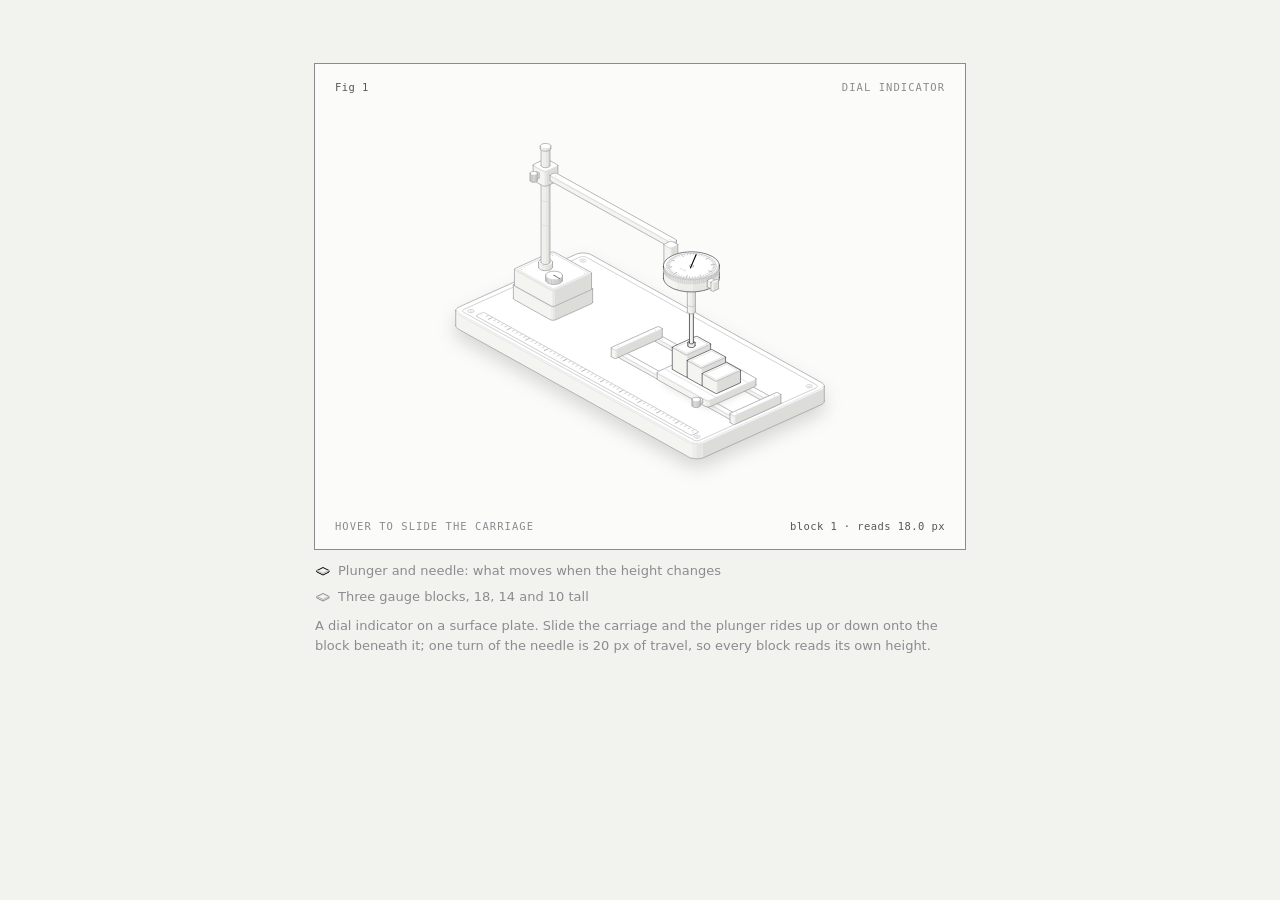
<file: .agents/skills/anatomy/examples/dial-indicator/dial-indicator-light.html>
<!doctype html><html lang="en"><head><meta charset="utf-8"><meta name="viewport" content="width=device-width, initial-scale=1"><title>Dial indicator</title><style>
.iso{
  --anatomy-page:#0b0b0b;--anatomy-card:#131313;--anatomy-text:#a3a3a3;--anatomy-strong:#e6e6e6;--anatomy-muted:#6e6e6e;
  --anatomy-paper:#131313;--anatomy-face:#1b1b1b;--anatomy-top:#1c1c1c;
  --anatomy-shade-0:#0f0f0f;--anatomy-shade-1:#121212;--anatomy-shade-2:#151515;--anatomy-shade-3:#181818;
  --anatomy-lit-top:#262626;--anatomy-lit-shade:#1d1d1d;
  --anatomy-hi:#d4d4d4;--anatomy-mid:#6a6a6a;--anatomy-lo:#3e3e3e;--anatomy-faint:#2a2a2a;--anatomy-lit:#ffffff;
  --anatomy-halo:#050505;--anatomy-halo-opacity:.9;--anatomy-dot:#e6e6e6;
  --anatomy-red:#ff6b6b;--anatomy-green:#6be0a0;--anatomy-blue:#6b9bff;
  --anatomy-weight:.6px;--anatomy-ease:cubic-bezier(.32,.72,0,1);
  --anatomy-mono:ui-monospace,"SF Mono",Menlo,Consolas,monospace;
  --anatomy-lift:inset 0 1px 0 0 #ffffff0a,inset 0 0 0 1px #ffffff06,0 0 0 1px #00000026,0 1px 1px -.5px #00000014,0 3px 3px -1.5px #00000014,0 6px 6px -3px #00000014,0 12px 12px -6px #00000014;
}
.iso[data-theme="light"]{
  --anatomy-page:#f2f2ef;--anatomy-card:#fbfbfa;--anatomy-text:#57575a;--anatomy-strong:#18181a;--anatomy-muted:#8c8c90;
  --anatomy-paper:#fbfbfa;--anatomy-face:#ffffff;--anatomy-top:#ffffff;
  --anatomy-shade-0:#dcdcd9;--anatomy-shade-1:#e5e5e2;--anatomy-shade-2:#ededea;--anatomy-shade-3:#f4f4f1;
  --anatomy-lit-top:#ffffff;--anatomy-lit-shade:#eeeeeb;
  --anatomy-hi:#26262a;--anatomy-mid:#8a8a8f;--anatomy-lo:#b4b4b8;--anatomy-faint:#d4d4d6;--anatomy-lit:#000000;
  --anatomy-halo:#8a8a80;--anatomy-halo-opacity:.32;--anatomy-dot:#3a3a3e;
  --anatomy-red:#e5484d;--anatomy-green:#30a46c;--anatomy-blue:#3e63dd;
  --anatomy-lift:inset 0 1px 0 0 #ffffff,0 0 0 1px #0000000f,0 1px 1px -.5px #0000000a,0 3px 3px -1.5px #0000000a,0 6px 6px -3px #0000000a,0 12px 12px -6px #0000000a;
}
.iso-svg{display:block;width:100%;height:auto;overflow:visible}
.iso-svg path,.iso-svg circle{vector-effect:non-scaling-stroke}
.iso-fill{fill:var(--anatomy-paper);stroke:none}
.iso-solid[data-lit]>.iso-fill{fill:var(--anatomy-face)}
.iso-shade,.iso-top{stroke:none}
.iso-shade[data-shade="0"]{fill:var(--anatomy-shade-0)}
.iso-shade[data-shade="1"]{fill:var(--anatomy-shade-1)}
.iso-shade[data-shade="2"]{fill:var(--anatomy-shade-2)}
.iso-shade[data-shade="3"]{fill:var(--anatomy-shade-3)}
.iso-top{fill:var(--anatomy-top)}
.iso-solid[data-lit]>.iso-top{fill:var(--anatomy-lit-top)}
.iso-solid[data-lit]>.iso-shade{fill:var(--anatomy-lit-shade)}
.iso-solid[data-seamless]>.iso-shade,.iso-solid[data-seamless]>.iso-top{stroke-width:.4;stroke-linejoin:round}
.iso-solid[data-seamless]>.iso-shade[data-shade="0"]{stroke:var(--anatomy-shade-0)}
.iso-solid[data-seamless]>.iso-shade[data-shade="1"]{stroke:var(--anatomy-shade-1)}
.iso-solid[data-seamless]>.iso-shade[data-shade="2"]{stroke:var(--anatomy-shade-2)}
.iso-solid[data-seamless]>.iso-shade[data-shade="3"]{stroke:var(--anatomy-shade-3)}
.iso-solid[data-seamless]>.iso-top{stroke:var(--anatomy-top)}
.iso-solid[data-seamless][data-lit]>.iso-top{stroke:var(--anatomy-lit-top)}
.iso-solid[data-seamless][data-lit]>.iso-shade{stroke:var(--anatomy-lit-shade)}
.iso-solid[data-lit]>.iso-edge{stroke:var(--anatomy-lit)}
.iso-halo{fill:var(--anatomy-halo);stroke:none;filter:blur(9px);opacity:var(--anatomy-halo-opacity);transform:translateY(3px)}
.iso-line{fill:none;stroke:var(--anatomy-lo);stroke-width:var(--anatomy-weight);stroke-linecap:round;stroke-linejoin:round}
.iso-line[data-tone="hi"]{stroke:var(--anatomy-hi)}
.iso-line[data-tone="mid"]{stroke:var(--anatomy-mid)}
.iso-line[data-tone="lo"]{stroke:var(--anatomy-lo)}
.iso-line[data-tone="faint"]{stroke:var(--anatomy-faint)}
.iso-line[data-tone="lit"]{stroke:var(--anatomy-lit)}
.iso-line[data-tone="red"]{stroke:var(--anatomy-red)}
.iso-line[data-tone="green"]{stroke:var(--anatomy-green)}
.iso-line[data-tone="blue"]{stroke:var(--anatomy-blue)}
.iso-line[data-dotted]{stroke-dasharray:.01 3.5;stroke-width:1}
.iso-line[data-dashed]{stroke-dasharray:3 3}
.iso-line[data-flow]{stroke-dasharray:2 6}
.iso-wire-end{fill:var(--anatomy-paper);stroke:var(--anatomy-lo);stroke-width:var(--anatomy-weight)}
.iso-wire[data-tone="hi"] .iso-wire-end{stroke:var(--anatomy-hi)}
.iso-wire[data-tone="mid"] .iso-wire-end{stroke:var(--anatomy-mid)}
.iso-wire[data-tone="faint"] .iso-wire-end{stroke:var(--anatomy-faint)}
.iso-wire[data-tone="lit"] .iso-wire-end{stroke:var(--anatomy-lit)}
.iso-dots circle{fill:var(--anatomy-dot);stroke:none;opacity:.32}
.iso-dots[data-tone="hi"] circle{opacity:.85}
.iso-dots[data-tone="mid"] circle{opacity:.45}
.iso-dots[data-tone="lo"] circle{opacity:.22}
.iso-dots[data-tone="faint"] circle{opacity:.12}
.iso-face-text{fill:var(--anatomy-mid);font-family:var(--anatomy-mono);letter-spacing:.04em}
.iso-face-text[data-tone="hi"]{fill:var(--anatomy-hi)}
.iso-face-text[data-tone="lo"]{fill:var(--anatomy-lo)}
.iso-face-text[data-tone="faint"]{fill:var(--anatomy-faint)}
.tb-body{fill:var(--anatomy-shade-2);stroke:none}
.tb-shine{fill:var(--anatomy-top);stroke:none}
.tb-shade{fill:var(--anatomy-shade-0);stroke:none}
.tb-ring{fill:none;stroke:var(--anatomy-lo);stroke-width:.45;stroke-linecap:butt;stroke-linejoin:round}
.tb-ring[data-tone="mid"]{stroke:var(--anatomy-mid)}
.tb-ring[data-tone="faint"]{stroke:var(--anatomy-faint)}
.tb-ring[data-tone="hi"]{stroke:var(--anatomy-hi)}
@keyframes iso-flow{to{stroke-dashoffset:-32}}
@keyframes iso-pulse{0%,100%{opacity:.18}12%{opacity:1}40%{opacity:.18}}
.iso-line[data-flow]{animation:iso-flow 1600ms linear infinite}
.iso-dots circle[data-pulse]{animation:iso-pulse 1600ms steps(1,end) infinite;animation-delay:var(--pulse-at,0ms)}
.iso-figure{margin:32px 0 36px}
.iso-plate{position:relative;padding:52px 24px;border-radius:0;background:var(--anatomy-card);box-shadow:0 0 0 1px var(--anatomy-mid);--anatomy-paper:var(--anatomy-card)}
.iso-plate-corners{position:absolute;inset:18px 20px;pointer-events:none}
.iso-plate-corner{position:absolute;color:var(--anatomy-muted);font-family:var(--anatomy-mono);font-size:10.5px;line-height:1;letter-spacing:.04em;white-space:nowrap}
.iso-plate-corner[data-corner="fig"]{top:0;left:0;color:var(--anatomy-text)}
.iso-plate-corner[data-corner="title"]{top:0;right:0;text-transform:uppercase;letter-spacing:.1em}
.iso-plate-corner[data-corner="hint"]{bottom:0;left:0;text-transform:uppercase;letter-spacing:.1em}
.iso-plate-corner[data-corner="readout"]{right:0;bottom:0;color:var(--anatomy-text);font-variant-numeric:tabular-nums}
.iso-plate .iso-svg{margin:0 auto}
.iso-legend{display:grid;gap:8px;margin-top:12px;color:var(--anatomy-muted);font-size:13px;line-height:1.55}
.iso-keys{display:flex;flex-wrap:wrap;gap:6px 18px}
.iso-key{display:inline-flex;align-items:center;gap:7px}
.iso-swatch{width:16px;height:10px;flex:none;overflow:visible}
.iso-swatch path{fill:none;stroke:var(--anatomy-hi);stroke-width:1;vector-effect:non-scaling-stroke;stroke-linejoin:round;stroke-linecap:round}
.iso-swatch[data-mark="raised"] path,.iso-swatch[data-mark="flat"] path{stroke:var(--anatomy-mid)}
.iso-swatch[data-mark="lit"] path{stroke:var(--anatomy-lit)}
.iso-swatch[data-mark="dim"] path{stroke:var(--anatomy-lo)}
.iso-swatch[data-mark="dotted"] path{stroke-dasharray:.01 3;stroke-width:1.4}
.iso-swatch[data-mark="dashed"] path{stroke-dasharray:3 2.5}
.iso-swatch[data-mark="red"] path{stroke:var(--anatomy-red)}
.iso-swatch[data-mark="green"] path{stroke:var(--anatomy-green)}
.iso-swatch[data-mark="blue"] path{stroke:var(--anatomy-blue)}
.iso-swatch-crease{stroke:var(--anatomy-lo)!important}
@media (max-width:560px){.iso-plate{padding:48px 12px 70px}.iso-plate-corner[data-corner="hint"]{bottom:18px}}
@media (prefers-reduced-motion:reduce){.iso-line[data-flow],.iso-dots circle[data-pulse]{animation:none}}

*{box-sizing:border-box}
html{color-scheme:dark}
body[data-theme="light"]{color-scheme:light}
body{margin:0;background:var(--anatomy-page);color:var(--anatomy-text);font:14px/1.6 ui-sans-serif,system-ui,-apple-system,"Segoe UI",sans-serif;-webkit-font-smoothing:antialiased}
.iso-page{width:min(650px,100% - 32px);margin:64px auto 96px}
</style></head><body class="iso" data-theme="light"><main class="iso-page"><figure class="iso-figure"><div class="iso-plate"><div class="iso-plate-corners" aria-hidden="true"><span class="iso-plate-corner" data-corner="fig">Fig 1</span><span class="iso-plate-corner" data-corner="title">Dial indicator</span><span class="iso-plate-corner" data-corner="hint">Hover to slide the carriage</span><span class="iso-plate-corner" data-corner="readout" data-readout>block 1 · reads 18.0 px</span></div><div class="iso-stage" tabindex="0" role="slider" aria-label="Dial indicator: arrow keys move the carriage from block to block" aria-valuemin="0" aria-valuemax="18" aria-valuenow="18"><svg xmlns="http://www.w3.org/2000/svg" class="iso-svg" viewBox="0 0 600 380" role="img" aria-label="A dial indicator on a surface plate. A magnetic base holds a post and an arm; the arm carries a dial whose plunger rests on three gauge blocks, 18, 14 and 10 tall, on a carriage that slides along two rails. Wherever the carriage stops, the plunger rises to the block under it and the needle turns by the same amount."><path class="iso-halo" d="M116.3 200L116.6 199L117.3 197.9L118.5 197L119.9 196.2L235.9 144L237.6 143.3L239.6 142.9L241.7 142.6L243.9 142.6L246.1 142.7L248.1 143.1L250 143.7L251.6 144.4L480.9 271.7L482.2 272.6L483.1 273.6L483.6 274.7L483.7 275.8L483.7 290.2L483.4 291.3L482.7 292.3L481.5 293.3L480.1 294.1L364.1 346.3L362.4 346.9L360.4 347.4L358.3 347.6L356.1 347.7L353.9 347.5L351.9 347.2L350 346.6L348.4 345.9L119.1 218.5L117.8 217.7L116.9 216.7L116.4 215.6L116.3 214.5Z"/><g class="iso-solid"><path class="iso-fill" d="M232.1 174.7L232.3 173.7L232.9 172.6L233.9 171.6L235.4 170.8L237.1 170.2L239.1 169.8L241.3 169.6L243.5 169.6L245.6 169.9L247.5 170.5L249.1 171.2L250.4 172.1L251.2 173.1L251.6 174.2L251.6 176.1L251.5 177.2L250.9 178.2L249.9 179.2L248.4 180L246.6 180.6L244.6 181.1L242.5 181.2L240.3 181.2L238.2 180.9L236.3 180.4L234.6 179.6L233.4 178.8L232.5 177.7L232.1 176.7Z"/><path class="iso-shade" data-shade="0" d="M248.4 180L246.6 180.6L246.6 178.7L248.4 178.1ZM251.6 176.1L251.5 177.2L251.5 175.2L251.6 174.2ZM251.5 177.2L250.9 178.2L250.9 176.3L251.5 175.2ZM250.9 178.2L249.9 179.2L249.9 177.3L250.9 176.3ZM249.9 179.2L248.4 180L248.4 178.1L249.9 177.3Z"/><path class="iso-shade" data-shade="1" d="M246.6 180.6L244.6 181.1L244.6 179.1L246.6 178.7ZM244.6 181.1L242.5 181.2L242.5 179.3L244.6 179.1Z"/><path class="iso-shade" data-shade="2" d="M242.5 181.2L240.3 181.2L240.3 179.3L242.5 179.3ZM240.3 181.2L238.2 180.9L238.2 179L240.3 179.3ZM238.2 180.9L236.3 180.4L236.3 178.4L238.2 179Z"/><path class="iso-shade" data-shade="3" d="M236.3 180.4L234.6 179.6L234.6 177.7L236.3 178.4ZM234.6 179.6L233.4 178.8L233.4 176.8L234.6 177.7ZM233.4 178.8L232.5 177.7L232.5 175.8L233.4 176.8ZM232.5 177.7L232.1 176.7L232.1 174.7L232.5 175.8Z"/><path class="iso-top" d="M248.4 178.1L246.6 178.7L244.6 179.1L242.5 179.3L240.3 179.3L238.2 179L236.3 178.4L234.6 177.7L233.4 176.8L232.5 175.8L232.1 174.7L232.3 173.7L232.9 172.6L233.9 171.6L235.4 170.8L237.1 170.2L239.1 169.8L241.3 169.6L243.5 169.6L245.6 169.9L247.5 170.5L249.1 171.2L250.4 172.1L251.2 173.1L251.6 174.2L251.5 175.2L250.9 176.3L249.9 177.3Z"/><path class="iso-line iso-crease" data-tone="faint" d="M251.6 174.2L251.5 175.2L250.9 176.3L249.9 177.3L248.4 178.1L246.6 178.7L244.6 179.1L242.5 179.3L240.3 179.3L238.2 179L236.3 178.4L234.6 177.7L233.4 176.8L232.5 175.8L232.1 174.7"/><path class="iso-line iso-edge" data-tone="lo" d="M232.1 174.7L232.3 173.7L232.9 172.6L233.9 171.6L235.4 170.8L237.1 170.2L239.1 169.8L241.3 169.6L243.5 169.6L245.6 169.9L247.5 170.5L249.1 171.2L250.4 172.1L251.2 173.1L251.6 174.2M251.6 176.1L251.5 177.2L250.9 178.2L249.9 179.2L248.4 180L246.6 180.6L244.6 181.1L242.5 181.2L240.3 181.2L238.2 180.9L236.3 180.4L234.6 179.6L233.4 178.8L232.5 177.7L232.1 176.7M232.1 174.7L232.1 176.7M251.6 174.2L251.6 176.1"/></g><g class="iso-solid"><path class="iso-fill" d="M234.4 170.6L234.5 169.7L234.9 168.9L235.7 168.2L236.8 167.6L238.2 167.1L239.8 166.7L241.4 166.6L243.1 166.6L244.7 166.9L246.2 167.3L247.5 167.8L248.5 168.5L249.1 169.3L249.4 170.1L249.4 174.2L249.3 175.1L248.8 175.9L248 176.6L246.9 177.2L245.5 177.7L244 178.1L242.3 178.2L240.6 178.2L239 177.9L237.6 177.5L236.3 177L235.3 176.3L234.7 175.5L234.4 174.7Z"/><path class="iso-shade" data-shade="0" d="M246.9 177.2L245.5 177.7L245.5 173.6L246.9 173.1ZM249.4 174.2L249.3 175.1L249.3 171L249.4 170.1ZM249.3 175.1L248.8 175.9L248.8 171.8L249.3 171ZM248.8 175.9L248 176.6L248 172.5L248.8 171.8ZM248 176.6L246.9 177.2L246.9 173.1L248 172.5Z"/><path class="iso-shade" data-shade="1" d="M245.5 177.7L244 178.1L244 174L245.5 173.6ZM244 178.1L242.3 178.2L242.3 174.1L244 174Z"/><path class="iso-shade" data-shade="2" d="M242.3 178.2L240.6 178.2L240.6 174.1L242.3 174.1ZM240.6 178.2L239 177.9L239 173.8L240.6 174.1ZM239 177.9L237.6 177.5L237.6 173.4L239 173.8Z"/><path class="iso-shade" data-shade="3" d="M237.6 177.5L236.3 177L236.3 172.9L237.6 173.4ZM236.3 177L235.3 176.3L235.3 172.2L236.3 172.9ZM235.3 176.3L234.7 175.5L234.7 171.4L235.3 172.2ZM234.7 175.5L234.4 174.7L234.4 170.6L234.7 171.4Z"/><path class="iso-top" d="M246.9 173.1L245.5 173.6L244 174L242.3 174.1L240.6 174.1L239 173.8L237.6 173.4L236.3 172.9L235.3 172.2L234.7 171.4L234.4 170.6L234.5 169.7L234.9 168.9L235.7 168.2L236.8 167.6L238.2 167.1L239.8 166.7L241.4 166.6L243.1 166.6L244.7 166.9L246.2 167.3L247.5 167.8L248.5 168.5L249.1 169.3L249.4 170.1L249.3 171L248.8 171.8L248 172.5Z"/><path class="iso-line iso-crease" data-tone="faint" d="M249.4 170.1L249.3 171L248.8 171.8L248 172.5L246.9 173.1L245.5 173.6L244 174L242.3 174.1L240.6 174.1L239 173.8L237.6 173.4L236.3 172.9L235.3 172.2L234.7 171.4L234.4 170.6"/><path class="iso-line iso-edge" data-tone="mid" d="M234.4 170.6L234.5 169.7L234.9 168.9L235.7 168.2L236.8 167.6L238.2 167.1L239.8 166.7L241.4 166.6L243.1 166.6L244.7 166.9L246.2 167.3L247.5 167.8L248.5 168.5L249.1 169.3L249.4 170.1M249.4 174.2L249.3 175.1L248.8 175.9L248 176.6L246.9 177.2L245.5 177.7L244 178.1L242.3 178.2L240.6 178.2L239 177.9L237.6 177.5L236.3 177L235.3 176.3L234.7 175.5L234.4 174.7M234.4 170.6L234.4 174.7M249.4 170.1L249.4 174.2"/></g><g class="iso-solid"><path class="iso-fill" d="M145.2 213.9L145.3 212.8L145.9 211.7L147 210.8L148.4 210L150.2 209.3L152.2 208.9L154.3 208.7L156.5 208.8L158.6 209.1L160.5 209.6L162.2 210.3L163.4 211.2L164.3 212.2L164.7 213.3L164.7 215.2L164.5 216.3L163.9 217.4L162.9 218.3L161.5 219.1L159.7 219.8L157.7 220.2L155.5 220.4L153.3 220.3L151.2 220L149.3 219.5L147.7 218.8L146.4 217.9L145.6 216.9L145.2 215.8Z"/><path class="iso-shade" data-shade="0" d="M161.5 219.1L159.7 219.8L159.7 217.9L161.5 217.2ZM164.7 215.2L164.5 216.3L164.5 214.4L164.7 213.3ZM164.5 216.3L163.9 217.4L163.9 215.4L164.5 214.4ZM163.9 217.4L162.9 218.3L162.9 216.4L163.9 215.4ZM162.9 218.3L161.5 219.1L161.5 217.2L162.9 216.4Z"/><path class="iso-shade" data-shade="1" d="M159.7 219.8L157.7 220.2L157.7 218.3L159.7 217.9ZM157.7 220.2L155.5 220.4L155.5 218.5L157.7 218.3Z"/><path class="iso-shade" data-shade="2" d="M155.5 220.4L153.3 220.3L153.3 218.4L155.5 218.5ZM153.3 220.3L151.2 220L151.2 218.1L153.3 218.4ZM151.2 220L149.3 219.5L149.3 217.6L151.2 218.1Z"/><path class="iso-shade" data-shade="3" d="M149.3 219.5L147.7 218.8L147.7 216.9L149.3 217.6ZM147.7 218.8L146.4 217.9L146.4 216L147.7 216.9ZM146.4 217.9L145.6 216.9L145.6 215L146.4 216ZM145.6 216.9L145.2 215.8L145.2 213.9L145.6 215Z"/><path class="iso-top" d="M161.5 217.2L159.7 217.9L157.7 218.3L155.5 218.5L153.3 218.4L151.2 218.1L149.3 217.6L147.7 216.9L146.4 216L145.6 215L145.2 213.9L145.3 212.8L145.9 211.7L147 210.8L148.4 210L150.2 209.3L152.2 208.9L154.3 208.7L156.5 208.8L158.6 209.1L160.5 209.6L162.2 210.3L163.4 211.2L164.3 212.2L164.7 213.3L164.5 214.4L163.9 215.4L162.9 216.4Z"/><path class="iso-line iso-crease" data-tone="faint" d="M164.7 213.3L164.5 214.4L163.9 215.4L162.9 216.4L161.5 217.2L159.7 217.9L157.7 218.3L155.5 218.5L153.3 218.4L151.2 218.1L149.3 217.6L147.7 216.9L146.4 216L145.6 215L145.2 213.9"/><path class="iso-line iso-edge" data-tone="lo" d="M145.2 213.9L145.3 212.8L145.9 211.7L147 210.8L148.4 210L150.2 209.3L152.2 208.9L154.3 208.7L156.5 208.8L158.6 209.1L160.5 209.6L162.2 210.3L163.4 211.2L164.3 212.2L164.7 213.3M164.7 215.2L164.5 216.3L163.9 217.4L162.9 218.3L161.5 219.1L159.7 219.8L157.7 220.2L155.5 220.4L153.3 220.3L151.2 220L149.3 219.5L147.7 218.8L146.4 217.9L145.6 216.9L145.2 215.8M145.2 213.9L145.2 215.8M164.7 213.3L164.7 215.2"/></g><g class="iso-solid"><path class="iso-fill" d="M147.4 209.7L147.5 208.9L148 208.1L148.8 207.3L149.9 206.7L151.3 206.2L152.8 205.9L154.5 205.7L156.2 205.8L157.8 206L159.3 206.4L160.5 207L161.5 207.7L162.1 208.4L162.4 209.3L162.4 213.4L162.3 214.2L161.9 215L161.1 215.8L160 216.4L158.6 216.9L157 217.2L155.4 217.4L153.7 217.3L152.1 217.1L150.6 216.7L149.3 216.1L148.4 215.4L147.7 214.7L147.4 213.8Z"/><path class="iso-shade" data-shade="0" d="M160 216.4L158.6 216.9L158.6 212.8L160 212.3ZM162.4 213.4L162.3 214.2L162.3 210.1L162.4 209.3ZM162.3 214.2L161.9 215L161.9 210.9L162.3 210.1ZM161.9 215L161.1 215.8L161.1 211.7L161.9 210.9ZM161.1 215.8L160 216.4L160 212.3L161.1 211.7Z"/><path class="iso-shade" data-shade="1" d="M158.6 216.9L157 217.2L157 213.1L158.6 212.8ZM157 217.2L155.4 217.4L155.4 213.2L157 213.1Z"/><path class="iso-shade" data-shade="2" d="M155.4 217.4L153.7 217.3L153.7 213.2L155.4 213.2ZM153.7 217.3L152.1 217.1L152.1 213L153.7 213.2ZM152.1 217.1L150.6 216.7L150.6 212.6L152.1 213Z"/><path class="iso-shade" data-shade="3" d="M150.6 216.7L149.3 216.1L149.3 212L150.6 212.6ZM149.3 216.1L148.4 215.4L148.4 211.3L149.3 212ZM148.4 215.4L147.7 214.7L147.7 210.5L148.4 211.3ZM147.7 214.7L147.4 213.8L147.4 209.7L147.7 210.5Z"/><path class="iso-top" d="M160 212.3L158.6 212.8L157 213.1L155.4 213.2L153.7 213.2L152.1 213L150.6 212.6L149.3 212L148.4 211.3L147.7 210.5L147.4 209.7L147.5 208.9L148 208.1L148.8 207.3L149.9 206.7L151.3 206.2L152.8 205.9L154.5 205.7L156.2 205.8L157.8 206L159.3 206.4L160.5 207L161.5 207.7L162.1 208.4L162.4 209.3L162.3 210.1L161.9 210.9L161.1 211.7Z"/><path class="iso-line iso-crease" data-tone="faint" d="M162.4 209.3L162.3 210.1L161.9 210.9L161.1 211.7L160 212.3L158.6 212.8L157 213.1L155.4 213.2L153.7 213.2L152.1 213L150.6 212.6L149.3 212L148.4 211.3L147.7 210.5L147.4 209.7"/><path class="iso-line iso-edge" data-tone="mid" d="M147.4 209.7L147.5 208.9L148 208.1L148.8 207.3L149.9 206.7L151.3 206.2L152.8 205.9L154.5 205.7L156.2 205.8L157.8 206L159.3 206.4L160.5 207L161.5 207.7L162.1 208.4L162.4 209.3M162.4 213.4L162.3 214.2L161.9 215L161.1 215.8L160 216.4L158.6 216.9L157 217.2L155.4 217.4L153.7 217.3L152.1 217.1L150.6 216.7L149.3 216.1L148.4 215.4L147.7 214.7L147.4 213.8M147.4 209.7L147.4 213.8M162.4 209.3L162.4 213.4"/></g><g class="iso-solid"><path class="iso-fill" d="M435.3 287.6L435.5 286.5L436.1 285.4L437.1 284.5L438.5 283.7L440.3 283L442.3 282.6L444.5 282.4L446.7 282.5L448.8 282.8L450.7 283.3L452.3 284L453.6 284.9L454.4 285.9L454.8 287L454.8 288.9L454.7 290L454.1 291.1L453 292L451.6 292.8L449.8 293.5L447.8 293.9L445.7 294.1L443.5 294L441.4 293.7L439.5 293.2L437.8 292.5L436.6 291.6L435.7 290.6L435.3 289.5Z"/><path class="iso-shade" data-shade="0" d="M451.6 292.8L449.8 293.5L449.8 291.5L451.6 290.9ZM454.8 288.9L454.7 290L454.7 288.1L454.8 287ZM454.7 290L454.1 291.1L454.1 289.1L454.7 288.1ZM454.1 291.1L453 292L453 290.1L454.1 289.1ZM453 292L451.6 292.8L451.6 290.9L453 290.1Z"/><path class="iso-shade" data-shade="1" d="M449.8 293.5L447.8 293.9L447.8 292L449.8 291.5ZM447.8 293.9L445.7 294.1L445.7 292.1L447.8 292Z"/><path class="iso-shade" data-shade="2" d="M445.7 294.1L443.5 294L443.5 292.1L445.7 292.1ZM443.5 294L441.4 293.7L441.4 291.8L443.5 292.1ZM441.4 293.7L439.5 293.2L439.5 291.3L441.4 291.8Z"/><path class="iso-shade" data-shade="3" d="M439.5 293.2L437.8 292.5L437.8 290.5L439.5 291.3ZM437.8 292.5L436.6 291.6L436.6 289.7L437.8 290.5ZM436.6 291.6L435.7 290.6L435.7 288.7L436.6 289.7ZM435.7 290.6L435.3 289.5L435.3 287.6L435.7 288.7Z"/><path class="iso-top" d="M451.6 290.9L449.8 291.5L447.8 292L445.7 292.1L443.5 292.1L441.4 291.8L439.5 291.3L437.8 290.5L436.6 289.7L435.7 288.7L435.3 287.6L435.5 286.5L436.1 285.4L437.1 284.5L438.5 283.7L440.3 283L442.3 282.6L444.5 282.4L446.7 282.5L448.8 282.8L450.7 283.3L452.3 284L453.6 284.9L454.4 285.9L454.8 287L454.7 288.1L454.1 289.1L453 290.1Z"/><path class="iso-line iso-crease" data-tone="faint" d="M454.8 287L454.7 288.1L454.1 289.1L453 290.1L451.6 290.9L449.8 291.5L447.8 292L445.7 292.1L443.5 292.1L441.4 291.8L439.5 291.3L437.8 290.5L436.6 289.7L435.7 288.7L435.3 287.6"/><path class="iso-line iso-edge" data-tone="lo" d="M435.3 287.6L435.5 286.5L436.1 285.4L437.1 284.5L438.5 283.7L440.3 283L442.3 282.6L444.5 282.4L446.7 282.5L448.8 282.8L450.7 283.3L452.3 284L453.6 284.9L454.4 285.9L454.8 287M454.8 288.9L454.7 290L454.1 291.1L453 292L451.6 292.8L449.8 293.5L447.8 293.9L445.7 294.1L443.5 294L441.4 293.7L439.5 293.2L437.8 292.5L436.6 291.6L435.7 290.6L435.3 289.5M435.3 287.6L435.3 289.5M454.8 287L454.8 288.9"/></g><g class="iso-solid"><path class="iso-fill" d="M437.6 283.4L437.7 282.6L438.1 281.8L438.9 281L440 280.4L441.4 279.9L443 279.6L444.6 279.4L446.3 279.5L447.9 279.7L449.4 280.1L450.7 280.7L451.6 281.4L452.3 282.1L452.6 283L452.6 287.1L452.5 287.9L452 288.7L451.2 289.4L450.1 290.1L448.7 290.6L447.2 290.9L445.5 291L443.8 291L442.2 290.8L440.7 290.4L439.5 289.8L438.5 289.1L437.9 288.3L437.6 287.5Z"/><path class="iso-shade" data-shade="0" d="M450.1 290.1L448.7 290.6L448.7 286.5L450.1 286ZM452.6 287.1L452.5 287.9L452.5 283.8L452.6 283ZM452.5 287.9L452 288.7L452 284.6L452.5 283.8ZM452 288.7L451.2 289.4L451.2 285.3L452 284.6ZM451.2 289.4L450.1 290.1L450.1 286L451.2 285.3Z"/><path class="iso-shade" data-shade="1" d="M448.7 290.6L447.2 290.9L447.2 286.8L448.7 286.5ZM447.2 290.9L445.5 291L445.5 286.9L447.2 286.8Z"/><path class="iso-shade" data-shade="2" d="M445.5 291L443.8 291L443.8 286.9L445.5 286.9ZM443.8 291L442.2 290.8L442.2 286.7L443.8 286.9ZM442.2 290.8L440.7 290.4L440.7 286.3L442.2 286.7Z"/><path class="iso-shade" data-shade="3" d="M440.7 290.4L439.5 289.8L439.5 285.7L440.7 286.3ZM439.5 289.8L438.5 289.1L438.5 285L439.5 285.7ZM438.5 289.1L437.9 288.3L437.9 284.2L438.5 285ZM437.9 288.3L437.6 287.5L437.6 283.4L437.9 284.2Z"/><path class="iso-top" d="M450.1 286L448.7 286.5L447.2 286.8L445.5 286.9L443.8 286.9L442.2 286.7L440.7 286.3L439.5 285.7L438.5 285L437.9 284.2L437.6 283.4L437.7 282.6L438.1 281.8L438.9 281L440 280.4L441.4 279.9L443 279.6L444.6 279.4L446.3 279.5L447.9 279.7L449.4 280.1L450.7 280.7L451.6 281.4L452.3 282.1L452.6 283L452.5 283.8L452 284.6L451.2 285.3Z"/><path class="iso-line iso-crease" data-tone="faint" d="M452.6 283L452.5 283.8L452 284.6L451.2 285.3L450.1 286L448.7 286.5L447.2 286.8L445.5 286.9L443.8 286.9L442.2 286.7L440.7 286.3L439.5 285.7L438.5 285L437.9 284.2L437.6 283.4"/><path class="iso-line iso-edge" data-tone="mid" d="M437.6 283.4L437.7 282.6L438.1 281.8L438.9 281L440 280.4L441.4 279.9L443 279.6L444.6 279.4L446.3 279.5L447.9 279.7L449.4 280.1L450.7 280.7L451.6 281.4L452.3 282.1L452.6 283M452.6 287.1L452.5 287.9L452 288.7L451.2 289.4L450.1 290.1L448.7 290.6L447.2 290.9L445.5 291L443.8 291L442.2 290.8L440.7 290.4L439.5 289.8L438.5 289.1L437.9 288.3L437.6 287.5M437.6 283.4L437.6 287.5M452.6 283L452.6 287.1"/></g><g class="iso-solid"><path class="iso-fill" d="M348.4 326.7L348.5 325.6L349.1 324.6L350.1 323.6L351.6 322.8L353.4 322.2L355.4 321.8L357.5 321.6L359.7 321.6L361.8 321.9L363.7 322.4L365.4 323.2L366.6 324.1L367.5 325.1L367.9 326.1L367.9 328.1L367.7 329.2L367.1 330.2L366.1 331.2L364.6 332L362.9 332.6L360.9 333L358.7 333.2L356.5 333.2L354.4 332.9L352.5 332.3L350.9 331.6L349.6 330.7L348.8 329.7L348.4 328.7Z"/><path class="iso-shade" data-shade="0" d="M364.6 332L362.9 332.6L362.9 330.7L364.6 330.1ZM367.9 328.1L367.7 329.2L367.7 327.2L367.9 326.1ZM367.7 329.2L367.1 330.2L367.1 328.3L367.7 327.2ZM367.1 330.2L366.1 331.2L366.1 329.2L367.1 328.3ZM366.1 331.2L364.6 332L364.6 330.1L366.1 329.2Z"/><path class="iso-shade" data-shade="1" d="M362.9 332.6L360.9 333L360.9 331.1L362.9 330.7ZM360.9 333L358.7 333.2L358.7 331.3L360.9 331.1Z"/><path class="iso-shade" data-shade="2" d="M358.7 333.2L356.5 333.2L356.5 331.2L358.7 331.3ZM356.5 333.2L354.4 332.9L354.4 330.9L356.5 331.2ZM354.4 332.9L352.5 332.3L352.5 330.4L354.4 330.9Z"/><path class="iso-shade" data-shade="3" d="M352.5 332.3L350.9 331.6L350.9 329.7L352.5 330.4ZM350.9 331.6L349.6 330.7L349.6 328.8L350.9 329.7ZM349.6 330.7L348.8 329.7L348.8 327.8L349.6 328.8ZM348.8 329.7L348.4 328.7L348.4 326.7L348.8 327.8Z"/><path class="iso-top" d="M364.6 330.1L362.9 330.7L360.9 331.1L358.7 331.3L356.5 331.2L354.4 330.9L352.5 330.4L350.9 329.7L349.6 328.8L348.8 327.8L348.4 326.7L348.5 325.6L349.1 324.6L350.1 323.6L351.6 322.8L353.4 322.2L355.4 321.8L357.5 321.6L359.7 321.6L361.8 321.9L363.7 322.4L365.4 323.2L366.6 324.1L367.5 325.1L367.9 326.1L367.7 327.2L367.1 328.3L366.1 329.2Z"/><path class="iso-line iso-crease" data-tone="faint" d="M367.9 326.1L367.7 327.2L367.1 328.3L366.1 329.2L364.6 330.1L362.9 330.7L360.9 331.1L358.7 331.3L356.5 331.2L354.4 330.9L352.5 330.4L350.9 329.7L349.6 328.8L348.8 327.8L348.4 326.7"/><path class="iso-line iso-edge" data-tone="lo" d="M348.4 326.7L348.5 325.6L349.1 324.6L350.1 323.6L351.6 322.8L353.4 322.2L355.4 321.8L357.5 321.6L359.7 321.6L361.8 321.9L363.7 322.4L365.4 323.2L366.6 324.1L367.5 325.1L367.9 326.1M367.9 328.1L367.7 329.2L367.1 330.2L366.1 331.2L364.6 332L362.9 332.6L360.9 333L358.7 333.2L356.5 333.2L354.4 332.9L352.5 332.3L350.9 331.6L349.6 330.7L348.8 329.7L348.4 328.7M348.4 326.7L348.4 328.7M367.9 326.1L367.9 328.1"/></g><g class="iso-solid"><path class="iso-fill" d="M350.6 322.6L350.7 321.7L351.2 320.9L352 320.2L353.1 319.5L354.5 319L356 318.7L357.7 318.6L359.4 318.6L361 318.8L362.4 319.3L363.7 319.8L364.7 320.5L365.3 321.3L365.6 322.1L365.6 326.2L365.5 327L365.1 327.9L364.3 328.6L363.2 329.2L361.8 329.7L360.2 330L358.6 330.2L356.9 330.1L355.3 329.9L353.8 329.5L352.5 328.9L351.5 328.3L350.9 327.5L350.6 326.7Z"/><path class="iso-shade" data-shade="0" d="M363.2 329.2L361.8 329.7L361.8 325.6L363.2 325.1ZM365.6 326.2L365.5 327L365.5 322.9L365.6 322.1ZM365.5 327L365.1 327.9L365.1 323.8L365.5 322.9ZM365.1 327.9L364.3 328.6L364.3 324.5L365.1 323.8ZM364.3 328.6L363.2 329.2L363.2 325.1L364.3 324.5Z"/><path class="iso-shade" data-shade="1" d="M361.8 329.7L360.2 330L360.2 325.9L361.8 325.6ZM360.2 330L358.6 330.2L358.6 326.1L360.2 325.9Z"/><path class="iso-shade" data-shade="2" d="M358.6 330.2L356.9 330.1L356.9 326L358.6 326.1ZM356.9 330.1L355.3 329.9L355.3 325.8L356.9 326ZM355.3 329.9L353.8 329.5L353.8 325.4L355.3 325.8Z"/><path class="iso-shade" data-shade="3" d="M353.8 329.5L352.5 328.9L352.5 324.8L353.8 325.4ZM352.5 328.9L351.5 328.3L351.5 324.2L352.5 324.8ZM351.5 328.3L350.9 327.5L350.9 323.4L351.5 324.2ZM350.9 327.5L350.6 326.7L350.6 322.6L350.9 323.4Z"/><path class="iso-top" d="M363.2 325.1L361.8 325.6L360.2 325.9L358.6 326.1L356.9 326L355.3 325.8L353.8 325.4L352.5 324.8L351.5 324.2L350.9 323.4L350.6 322.6L350.7 321.7L351.2 320.9L352 320.2L353.1 319.5L354.5 319L356 318.7L357.7 318.6L359.4 318.6L361 318.8L362.4 319.3L363.7 319.8L364.7 320.5L365.3 321.3L365.6 322.1L365.5 322.9L365.1 323.8L364.3 324.5Z"/><path class="iso-line iso-crease" data-tone="faint" d="M365.6 322.1L365.5 322.9L365.1 323.8L364.3 324.5L363.2 325.1L361.8 325.6L360.2 325.9L358.6 326.1L356.9 326L355.3 325.8L353.8 325.4L352.5 324.8L351.5 324.2L350.9 323.4L350.6 322.6"/><path class="iso-line iso-edge" data-tone="mid" d="M350.6 322.6L350.7 321.7L351.2 320.9L352 320.2L353.1 319.5L354.5 319L356 318.7L357.7 318.6L359.4 318.6L361 318.8L362.4 319.3L363.7 319.8L364.7 320.5L365.3 321.3L365.6 322.1M365.6 326.2L365.5 327L365.1 327.9L364.3 328.6L363.2 329.2L361.8 329.7L360.2 330L358.6 330.2L356.9 330.1L355.3 329.9L353.8 329.5L352.5 328.9L351.5 328.3L350.9 327.5L350.6 326.7M350.6 322.6L350.6 326.7M365.6 322.1L365.6 326.2"/></g><g class="iso-solid"><path class="iso-fill" d="M116.3 194L116.6 192.9L117.3 191.9L118.5 191L119.9 190.2L235.9 138L237.6 137.3L239.6 136.8L241.7 136.6L243.9 136.5L246.1 136.7L248.1 137.1L250 137.6L251.6 138.4L480.9 265.7L482.2 266.6L483.1 267.6L483.6 268.6L483.7 269.7L483.7 284.2L483.4 285.3L482.7 286.3L481.5 287.2L480.1 288L364.1 340.2L362.4 340.9L360.4 341.4L358.3 341.6L356.1 341.7L353.9 341.5L351.9 341.1L350 340.6L348.4 339.8L119.1 212.5L117.8 211.6L116.9 210.6L116.4 209.6L116.3 208.5Z"/><path class="iso-shade" data-shade="0" d="M483.7 284.2L483.4 285.3L483.4 270.8L483.7 269.7ZM483.4 285.3L482.7 286.3L482.7 271.8L483.4 270.8ZM482.7 286.3L481.5 287.2L481.5 272.8L482.7 271.8ZM481.5 287.2L480.1 288L480.1 273.6L481.5 272.8ZM480.1 288L364.1 340.2L364.1 325.8L480.1 273.6ZM364.1 340.2L362.4 340.9L362.4 326.4L364.1 325.8Z"/><path class="iso-shade" data-shade="1" d="M362.4 340.9L360.4 341.4L360.4 326.9L362.4 326.4ZM360.4 341.4L358.3 341.6L358.3 327.1L360.4 326.9ZM358.3 341.6L356.1 341.7L356.1 327.2L358.3 327.1Z"/><path class="iso-shade" data-shade="2" d="M356.1 341.7L353.9 341.5L353.9 327L356.1 327.2ZM353.9 341.5L351.9 341.1L351.9 326.7L353.9 327Z"/><path class="iso-shade" data-shade="3" d="M351.9 341.1L350 340.6L350 326.1L351.9 326.7ZM350 340.6L348.4 339.8L348.4 325.4L350 326.1ZM348.4 339.8L119.1 212.5L119.1 198L348.4 325.4ZM119.1 212.5L117.8 211.6L117.8 197.1L119.1 198ZM117.8 211.6L116.9 210.6L116.9 196.2L117.8 197.1ZM116.9 210.6L116.4 209.6L116.4 195.1L116.9 196.2ZM116.4 209.6L116.3 208.5L116.3 194L116.4 195.1Z"/><path class="iso-top" d="M480.9 265.7L482.2 266.6L483.1 267.6L483.6 268.6L483.7 269.7L483.4 270.8L482.7 271.8L481.5 272.8L480.1 273.6L364.1 325.8L362.4 326.4L360.4 326.9L358.3 327.1L356.1 327.2L353.9 327L351.9 326.7L350 326.1L348.4 325.4L119.1 198L117.8 197.1L116.9 196.2L116.4 195.1L116.3 194L116.6 192.9L117.3 191.9L118.5 191L119.9 190.2L235.9 138L237.6 137.3L239.6 136.8L241.7 136.6L243.9 136.5L246.1 136.7L248.1 137.1L250 137.6L251.6 138.4Z"/><path class="iso-line iso-crease" data-tone="faint" d="M483.7 269.7L483.4 270.8L482.7 271.8L481.5 272.8L480.1 273.6L364.1 325.8L362.4 326.4L360.4 326.9L358.3 327.1L356.1 327.2L353.9 327L351.9 326.7L350 326.1L348.4 325.4L119.1 198L117.8 197.1L116.9 196.2L116.4 195.1L116.3 194"/><path class="iso-line iso-bevel" data-tone="faint" d="M483.7 269.7L481.3 270.5L480.7 271.3L479.8 272.1L478.5 272.8L362.7 324.9L361.2 325.5L359.7 325.8L358 326L356.2 326.1L354.5 325.9L352.8 325.6L351.3 325.2L350 324.6L120.8 197.3L119.7 196.6L119 195.8L118.6 194.9L116.3 194"/><path class="iso-line iso-edge" data-tone="mid" d="M116.3 194L116.6 192.9L117.3 191.9L118.5 191L119.9 190.2L235.9 138L237.6 137.3L239.6 136.8L241.7 136.6L243.9 136.5L246.1 136.7L248.1 137.1L250 137.6L251.6 138.4L480.9 265.7L482.2 266.6L483.1 267.6L483.6 268.6L483.7 269.7M483.7 284.2L483.4 285.3L482.7 286.3L481.5 287.2L480.1 288L364.1 340.2L362.4 340.9L360.4 341.4L358.3 341.6L356.1 341.7L353.9 341.5L351.9 341.1L350 340.6L348.4 339.8L119.1 212.5L117.8 211.6L116.9 210.6L116.4 209.6L116.3 208.5M483.7 269.7L483.7 284.2M116.3 194L116.3 208.5"/></g><path class="iso-line" data-tone="lo" d="M475.7 268L476.2 268.4L476.6 268.7L476.8 269.1L476.8 269.5L476.7 269.9L476.4 270.3L476 270.7L475.4 271L359.5 323.2L358.8 323.4L358.1 323.6L357.3 323.7L356.5 323.7L355.6 323.6L354.9 323.5L354.2 323.3L353.6 323L124.3 195.7L123.8 195.4L123.4 195L123.2 194.6L123.2 194.2L123.3 193.8L123.6 193.4L124 193L124.6 192.7L240.5 140.5L241.2 140.3L241.9 140.1L242.7 140L243.5 140L244.4 140.1L245.1 140.2L245.8 140.4L246.4 140.7Z"/><path class="iso-line" data-tone="lo" d="M245.2 145.2L244.1 145.5L243 145.6L241.8 145.5L240.8 145.1L240.2 144.6L240.1 144L240.4 143.4L241.1 142.9L242.1 142.6L243.3 142.5L244.4 142.7L245.4 143L246 143.6L246.2 144.1L245.9 144.7ZM470.7 270.5L469.7 270.8L468.5 270.9L467.4 270.7L466.4 270.3L465.8 269.8L465.6 269.2L465.9 268.7L466.6 268.2L467.7 267.9L468.8 267.8L470 267.9L471 268.3L471.6 268.8L471.7 269.4L471.4 270ZM133.4 195.5L132.3 195.8L131.2 195.9L130 195.8L129 195.4L128.4 194.9L128.3 194.3L128.6 193.7L129.3 193.3L130.3 193L131.5 192.9L132.6 193L133.6 193.4L134.2 193.9L134.4 194.5L134.1 195.1ZM358.9 320.8L357.9 321.1L356.7 321.2L355.6 321L354.6 320.7L354 320.2L353.8 319.6L354.1 319L354.8 318.5L355.9 318.2L357 318.1L358.2 318.3L359.2 318.6L359.8 319.1L359.9 319.7L359.6 320.3Z"/><g class="iso-dots" data-tone="mid"><circle cx="243.1" cy="144.1" r="0.5"/><circle cx="468.7" cy="269.3" r="0.5"/><circle cx="131.3" cy="194.4" r="0.5"/><circle cx="356.9" cy="319.7" r="0.5"/></g><g class="iso-solid"><path class="iso-fill" d="M137.3 198.9L137.3 198.6L137.7 198.3L142.9 196L143.6 195.8L144.3 195.8L144.9 196L357.4 314L357.7 314.3L357.7 315.1L357.7 315.4L357.3 315.7L352.1 318.1L351.5 318.2L350.8 318.2L350.2 318L137.6 200L137.3 199.7Z"/><path class="iso-shade" data-shade="0" d="M357.7 315.1L357.7 315.4L357.7 314.7L357.7 314.3ZM357.7 315.4L357.3 315.7L357.3 315L357.7 314.7ZM357.3 315.7L352.1 318.1L352.1 317.3L357.3 315Z"/><path class="iso-shade" data-shade="1" d="M352.1 318.1L351.5 318.2L351.5 317.5L352.1 317.3Z"/><path class="iso-shade" data-shade="2" d="M351.5 318.2L350.8 318.2L350.8 317.5L351.5 317.5Z"/><path class="iso-shade" data-shade="3" d="M350.8 318.2L350.2 318L350.2 317.3L350.8 317.5ZM350.2 318L137.6 200L137.6 199.3L350.2 317.3ZM137.6 200L137.3 199.7L137.3 198.9L137.6 199.3Z"/><path class="iso-top" d="M357.4 314L357.7 314.3L357.7 314.7L357.3 315L352.1 317.3L351.5 317.5L350.8 317.5L350.2 317.3L137.6 199.3L137.3 198.9L137.3 198.6L137.7 198.3L142.9 196L143.6 195.8L144.3 195.8L144.9 196Z"/><path class="iso-line iso-edge" data-tone="lo" d="M137.3 198.9L137.3 198.6L137.7 198.3L142.9 196L143.6 195.8L144.3 195.8L144.9 196L357.4 314L357.7 314.3M357.7 315.1L357.7 315.4L357.3 315.7L352.1 318.1L351.5 318.2L350.8 318.2L350.2 318L137.6 200L137.3 199.7M357.7 314.3L357.7 315.1M137.3 198.9L137.3 199.7"/></g><path class="iso-line" data-tone="lo" d="M148.7 199L146.6 199.9M156.2 203.1L154.1 204M159.9 205.2L157.8 206.1M163.6 207.2L161.6 208.2M167.4 209.3L165.3 210.2M174.8 213.5L172.7 214.4M178.5 215.5L176.5 216.5M182.3 217.6L180.2 218.5M186 219.7L183.9 220.6M193.5 223.8L191.4 224.7M197.2 225.9L195.1 226.8M200.9 228L198.8 228.9M204.6 230L202.6 231M212.1 234.2L210 235.1M215.8 236.2L213.8 237.2M219.6 238.3L217.5 239.2M223.3 240.4L221.2 241.3M230.7 244.5L228.7 245.4M234.5 246.6L232.4 247.5M238.2 248.7L236.1 249.6M241.9 250.7L239.9 251.7M249.4 254.9L247.3 255.8M253.1 256.9L251 257.9M256.8 259L254.8 259.9M260.6 261.1L258.5 262M268 265.2L266 266.1M271.8 267.3L269.7 268.2M275.5 269.4L273.4 270.3M279.2 271.4L277.1 272.4M286.7 275.6L284.6 276.5M290.4 277.6L288.3 278.6M294.1 279.7L292 280.6M297.8 281.8L295.8 282.7M305.3 285.9L303.2 286.9M309 288L307 288.9M312.8 290.1L310.7 291M316.5 292.1L314.4 293.1M323.9 296.3L321.9 297.2M327.7 298.3L325.6 299.3M331.4 300.4L329.3 301.3M335.1 302.5L333.1 303.4M342.6 306.6L340.5 307.6M346.3 308.7L344.2 309.6M350 310.8L348 311.7M353.8 312.8L351.7 313.8"/><path class="iso-line" data-tone="mid" d="M152.4 201L148.7 202.7M171.1 211.4L167.4 213.1M189.7 221.7L186 223.4M208.4 232.1L204.6 233.8M227 242.4L223.3 244.1M245.7 252.8L241.9 254.5M264.3 263.1L260.6 264.8M282.9 273.5L279.2 275.2M301.6 283.8L297.8 285.5M320.2 294.2L316.5 295.9M338.9 304.6L335.1 306.2"/><g class="iso-dots" data-tone="mid"><circle cx="142.2" cy="198.2" r="0.45"/><circle cx="352.8" cy="315.1" r="0.45"/></g><g class="iso-solid"><path class="iso-fill" d="M315.2 220.9L315.2 220.6L315.6 220.3L318.7 218.9L319.4 218.7L320.1 218.7L320.7 218.9L432.6 281L432.9 281.4L432.9 285L432.8 285.3L432.4 285.6L429.3 287L428.7 287.2L428 287.2L427.4 287L315.5 224.9L315.2 224.6Z"/><path class="iso-shade" data-shade="0" d="M432.9 285L432.8 285.3L432.8 281.7L432.9 281.4ZM432.8 285.3L432.4 285.6L432.4 282L432.8 281.7ZM432.4 285.6L429.3 287L429.3 283.4L432.4 282Z"/><path class="iso-shade" data-shade="1" d="M429.3 287L428.7 287.2L428.7 283.6L429.3 283.4Z"/><path class="iso-shade" data-shade="2" d="M428.7 287.2L428 287.2L428 283.6L428.7 283.6Z"/><path class="iso-shade" data-shade="3" d="M428 287.2L427.4 287L427.4 283.4L428 283.6ZM427.4 287L315.5 224.9L315.5 221.3L427.4 283.4ZM315.5 224.9L315.2 224.6L315.2 220.9L315.5 221.3Z"/><path class="iso-top" d="M432.6 281L432.9 281.4L432.8 281.7L432.4 282L429.3 283.4L428.7 283.6L428 283.6L427.4 283.4L315.5 221.3L315.2 220.9L315.2 220.6L315.6 220.3L318.7 218.9L319.4 218.7L320.1 218.7L320.7 218.9Z"/><path class="iso-line iso-crease" data-tone="faint" d="M432.9 281.4L432.8 281.7L432.4 282L429.3 283.4L428.7 283.6L428 283.6L427.4 283.4L315.5 221.3L315.2 220.9"/><path class="iso-line iso-bevel" data-tone="faint" d="M432.9 281.4L432.3 281.6L432 281.8L429 283.2L428.6 283.3L428.2 283.3L427.7 283.2L316 221.1L315.2 220.9"/><path class="iso-line iso-edge" data-tone="mid" d="M315.2 220.9L315.2 220.6L315.6 220.3L318.7 218.9L319.4 218.7L320.1 218.7L320.7 218.9L432.6 281L432.9 281.4M432.9 285L432.8 285.3L432.4 285.6L429.3 287L428.7 287.2L428 287.2L427.4 287L315.5 224.9L315.2 224.6M432.9 281.4L432.9 285M315.2 220.9L315.2 224.6"/></g><g class="iso-dots" data-tone="mid"><circle cx="322.8" cy="222.7" r="0.4"/><circle cx="425.3" cy="279.6" r="0.4"/></g><g class="iso-solid"><path class="iso-fill" d="M279 237.2L279 236.9L279.4 236.6L282.5 235.2L283.1 235L283.9 235L284.5 235.2L396.3 297.3L396.6 297.7L396.6 301.3L396.6 301.6L396.2 301.9L393.1 303.3L392.5 303.5L391.7 303.5L391.1 303.3L279.3 241.2L279 240.9Z"/><path class="iso-shade" data-shade="0" d="M396.6 301.3L396.6 301.6L396.6 298L396.6 297.7ZM396.6 301.6L396.2 301.9L396.2 298.3L396.6 298ZM396.2 301.9L393.1 303.3L393.1 299.7L396.2 298.3Z"/><path class="iso-shade" data-shade="1" d="M393.1 303.3L392.5 303.5L392.5 299.9L393.1 299.7Z"/><path class="iso-shade" data-shade="2" d="M392.5 303.5L391.7 303.5L391.7 299.9L392.5 299.9Z"/><path class="iso-shade" data-shade="3" d="M391.7 303.5L391.1 303.3L391.1 299.7L391.7 299.9ZM391.1 303.3L279.3 241.2L279.3 237.6L391.1 299.7ZM279.3 241.2L279 240.9L279 237.2L279.3 237.6Z"/><path class="iso-top" d="M396.3 297.3L396.6 297.7L396.6 298L396.2 298.3L393.1 299.7L392.5 299.9L391.7 299.9L391.1 299.7L279.3 237.6L279 237.2L279 236.9L279.4 236.6L282.5 235.2L283.1 235L283.9 235L284.5 235.2Z"/><path class="iso-line iso-crease" data-tone="faint" d="M396.6 297.7L396.6 298L396.2 298.3L393.1 299.7L392.5 299.9L391.7 299.9L391.1 299.7L279.3 237.6L279 237.2"/><path class="iso-line iso-bevel" data-tone="faint" d="M396.6 297.7L396.1 297.9L395.8 298.1L392.8 299.5L392.4 299.6L391.9 299.6L391.5 299.5L279.8 237.4L279 237.2"/><path class="iso-line iso-edge" data-tone="mid" d="M279 237.2L279 236.9L279.4 236.6L282.5 235.2L283.1 235L283.9 235L284.5 235.2L396.3 297.3L396.6 297.7M396.6 301.3L396.6 301.6L396.2 301.9L393.1 303.3L392.5 303.5L391.7 303.5L391.1 303.3L279.3 241.2L279 240.9M396.6 297.7L396.6 301.3M279 237.2L279 240.9"/></g><g class="iso-dots" data-tone="mid"><circle cx="286.5" cy="239" r="0.4"/><circle cx="389.1" cy="295.9" r="0.4"/></g><g class="iso-solid"><path class="iso-fill" d="M271.3 231.3L271.4 230.8L271.8 230.5L317 210.2L317.7 210L318.6 210L319.3 210.2L321.8 211.6L322.2 211.9L322.2 220.4L322.1 220.8L321.6 221.2L276.5 241.5L275.7 241.7L274.9 241.7L274.1 241.4L271.7 240.1L271.3 239.7Z"/><path class="iso-shade" data-shade="0" d="M322.2 220.4L322.1 220.8L322.1 212.4L322.2 211.9ZM322.1 220.8L321.6 221.2L321.6 212.7L322.1 212.4ZM321.6 221.2L276.5 241.5L276.5 233.1L321.6 212.7Z"/><path class="iso-shade" data-shade="1" d="M276.5 241.5L275.7 241.7L275.7 233.3L276.5 233.1Z"/><path class="iso-shade" data-shade="2" d="M275.7 241.7L274.9 241.7L274.9 233.2L275.7 233.3Z"/><path class="iso-shade" data-shade="3" d="M274.9 241.7L274.1 241.4L274.1 233L274.9 233.2ZM274.1 241.4L271.7 240.1L271.7 231.7L274.1 233ZM271.7 240.1L271.3 239.7L271.3 231.3L271.7 231.7Z"/><path class="iso-top" d="M321.8 211.6L322.2 211.9L322.1 212.4L321.6 212.7L276.5 233.1L275.7 233.3L274.9 233.2L274.1 233L271.7 231.7L271.3 231.3L271.4 230.8L271.8 230.5L317 210.2L317.7 210L318.6 210L319.3 210.2Z"/><path class="iso-line iso-crease" data-tone="faint" d="M322.2 211.9L322.1 212.4L321.6 212.7L276.5 233.1L275.7 233.3L274.9 233.2L274.1 233L271.7 231.7L271.3 231.3"/><path class="iso-line iso-bevel" data-tone="faint" d="M322.2 211.9L321.4 212.3L321.1 212.5L276.1 232.8L275.6 232.9L275.1 232.9L274.6 232.7L272.3 231.5L271.3 231.3"/><path class="iso-line iso-edge" data-tone="mid" d="M271.3 231.3L271.4 230.8L271.8 230.5L317 210.2L317.7 210L318.6 210L319.3 210.2L321.8 211.6L322.2 211.9M322.2 220.4L322.1 220.8L321.6 221.2L276.5 241.5L275.7 241.7L274.9 241.7L274.1 241.4L271.7 240.1L271.3 239.7M322.2 211.9L322.2 220.4M271.3 231.3L271.3 239.7"/></g><g class="iso-dots" data-tone="mid"><circle cx="315.4" cy="213.2" r="0.45"/><circle cx="278.1" cy="230" r="0.45"/></g><g class="iso-solid"><path class="iso-fill" d="M389.7 297L389.7 296.6L390.2 296.2L435.3 275.9L436.1 275.7L437 275.7L437.7 275.9L440.1 277.3L440.5 277.7L440.5 286.1L440.5 286.6L440 286.9L394.9 307.2L394.1 307.4L393.2 307.4L392.5 307.2L390.1 305.8L389.7 305.4Z"/><path class="iso-shade" data-shade="0" d="M440.5 286.1L440.5 286.6L440.5 278.1L440.5 277.7ZM440.5 286.6L440 286.9L440 278.5L440.5 278.1ZM440 286.9L394.9 307.2L394.9 298.8L440 278.5Z"/><path class="iso-shade" data-shade="1" d="M394.9 307.2L394.1 307.4L394.1 299L394.9 298.8Z"/><path class="iso-shade" data-shade="2" d="M394.1 307.4L393.2 307.4L393.2 299L394.1 299Z"/><path class="iso-shade" data-shade="3" d="M393.2 307.4L392.5 307.2L392.5 298.7L393.2 299ZM392.5 307.2L390.1 305.8L390.1 297.4L392.5 298.7ZM390.1 305.8L389.7 305.4L389.7 297L390.1 297.4Z"/><path class="iso-top" d="M440.1 277.3L440.5 277.7L440.5 278.1L440 278.5L394.9 298.8L394.1 299L393.2 299L392.5 298.7L390.1 297.4L389.7 297L389.7 296.6L390.2 296.2L435.3 275.9L436.1 275.7L437 275.7L437.7 275.9Z"/><path class="iso-line iso-crease" data-tone="faint" d="M440.5 277.7L440.5 278.1L440 278.5L394.9 298.8L394.1 299L393.2 299L392.5 298.7L390.1 297.4L389.7 297"/><path class="iso-line iso-bevel" data-tone="faint" d="M440.5 277.7L439.8 278L439.5 278.2L394.5 298.5L394 298.6L393.5 298.6L393 298.5L390.7 297.2L389.7 297"/><path class="iso-line iso-edge" data-tone="mid" d="M389.7 297L389.7 296.6L390.2 296.2L435.3 275.9L436.1 275.7L437 275.7L437.7 275.9L440.1 277.3L440.5 277.7M440.5 286.1L440.5 286.6L440 286.9L394.9 307.2L394.1 307.4L393.2 307.4L392.5 307.2L390.1 305.8L389.7 305.4M440.5 277.7L440.5 286.1M389.7 297L389.7 305.4"/></g><g class="iso-dots" data-tone="mid"><circle cx="433.7" cy="279" r="0.45"/><circle cx="396.5" cy="295.7" r="0.45"/></g><g class="iso-solid"><path class="iso-fill" d="M173.8 168.4L174 167.9L174.5 167.4L175.2 167L210.4 151.1L211.3 150.8L212.3 150.7L213.4 150.6L214.5 150.7L215.5 150.9L216.3 151.3L251.7 171L252.3 171.4L252.7 171.9L252.8 172.5L252.8 185.7L252.6 186.3L252.1 186.8L251.4 187.2L216.2 203L215.3 203.3L214.3 203.5L213.2 203.6L212.1 203.5L211.2 203.2L210.3 202.9L174.9 183.2L174.3 182.8L173.9 182.2L173.8 181.7Z"/><path class="iso-shade" data-shade="0" d="M252.8 185.7L252.6 186.3L252.6 173L252.8 172.5ZM252.6 186.3L252.1 186.8L252.1 173.5L252.6 173ZM252.1 186.8L251.4 187.2L251.4 173.9L252.1 173.5ZM251.4 187.2L216.2 203L216.2 189.8L251.4 173.9ZM216.2 203L215.3 203.3L215.3 190.1L216.2 189.8Z"/><path class="iso-shade" data-shade="1" d="M215.3 203.3L214.3 203.5L214.3 190.3L215.3 190.1ZM214.3 203.5L213.2 203.6L213.2 190.3L214.3 190.3Z"/><path class="iso-shade" data-shade="2" d="M213.2 203.6L212.1 203.5L212.1 190.2L213.2 190.3ZM212.1 203.5L211.2 203.2L211.2 190L212.1 190.2Z"/><path class="iso-shade" data-shade="3" d="M211.2 203.2L210.3 202.9L210.3 189.6L211.2 190ZM210.3 202.9L174.9 183.2L174.9 169.9L210.3 189.6ZM174.9 183.2L174.3 182.8L174.3 169.5L174.9 169.9ZM174.3 182.8L173.9 182.2L173.9 169L174.3 169.5ZM173.9 182.2L173.8 181.7L173.8 168.4L173.9 169Z"/><path class="iso-top" d="M251.7 171L252.3 171.4L252.7 171.9L252.8 172.5L252.6 173L252.1 173.5L251.4 173.9L216.2 189.8L215.3 190.1L214.3 190.3L213.2 190.3L212.1 190.2L211.2 190L210.3 189.6L174.9 169.9L174.3 169.5L173.9 169L173.8 168.4L174 167.9L174.5 167.4L175.2 167L210.4 151.1L211.3 150.8L212.3 150.7L213.4 150.6L214.5 150.7L215.5 150.9L216.3 151.3Z"/><path class="iso-line iso-crease" data-tone="faint" d="M252.8 172.5L252.6 173L252.1 173.5L251.4 173.9L216.2 189.8L215.3 190.1L214.3 190.3L213.2 190.3L212.1 190.2L211.2 190L210.3 189.6L174.9 169.9L174.3 169.5L173.9 169L173.8 168.4"/><path class="iso-line iso-bevel" data-tone="faint" d="M252.8 172.5L251.5 172.8L251.2 173.2L250.6 173.5L215.5 189.3L214.8 189.6L214.1 189.7L213.3 189.7L212.5 189.7L211.8 189.5L211.1 189.2L175.8 169.6L175.3 169.2L175 168.9L173.8 168.4"/><path class="iso-line iso-edge" data-tone="mid" d="M173.8 168.4L174 167.9L174.5 167.4L175.2 167L210.4 151.1L211.3 150.8L212.3 150.7L213.4 150.6L214.5 150.7L215.5 150.9L216.3 151.3L251.7 171L252.3 171.4L252.7 171.9L252.8 172.5M252.8 185.7L252.6 186.3L252.1 186.8L251.4 187.2L216.2 203L215.3 203.3L214.3 203.5L213.2 203.6L212.1 203.5L211.2 203.2L210.3 202.9L174.9 183.2L174.3 182.8L173.9 182.2L173.8 181.7M252.8 172.5L252.8 185.7M173.8 168.4L173.8 181.7"/></g><g class="iso-solid"><path class="iso-fill" d="M174.9 152.8L175.1 152.4L175.4 152L176 151.7L211.2 135.9L211.8 135.7L212.6 135.5L213.4 135.5L214.2 135.6L214.9 135.7L215.5 136L250.9 155.7L251.4 156L251.6 156.4L251.7 156.8L251.7 172.4L251.5 172.8L251.2 173.2L250.7 173.5L215.5 189.4L214.8 189.6L214.1 189.7L213.3 189.7L212.5 189.7L211.8 189.5L211.2 189.2L175.7 169.6L175.3 169.2L175 168.9L174.9 168.5Z"/><path class="iso-shade" data-shade="0" d="M251.7 172.4L251.5 172.8L251.5 157.2L251.7 156.8ZM251.5 172.8L251.2 173.2L251.2 157.5L251.5 157.2ZM251.2 173.2L250.7 173.5L250.7 157.8L251.2 157.5ZM250.7 173.5L215.5 189.4L215.5 173.7L250.7 157.8ZM215.5 189.4L214.8 189.6L214.8 173.9L215.5 173.7Z"/><path class="iso-shade" data-shade="1" d="M214.8 189.6L214.1 189.7L214.1 174L214.8 173.9ZM214.1 189.7L213.3 189.7L213.3 174.1L214.1 174Z"/><path class="iso-shade" data-shade="2" d="M213.3 189.7L212.5 189.7L212.5 174L213.3 174.1ZM212.5 189.7L211.8 189.5L211.8 173.8L212.5 174Z"/><path class="iso-shade" data-shade="3" d="M211.8 189.5L211.2 189.2L211.2 173.6L211.8 173.8ZM211.2 189.2L175.7 169.6L175.7 153.9L211.2 173.6ZM175.7 169.6L175.3 169.2L175.3 153.6L175.7 153.9ZM175.3 169.2L175 168.9L175 153.2L175.3 153.6ZM175 168.9L174.9 168.5L174.9 152.8L175 153.2Z"/><path class="iso-top" d="M250.9 155.7L251.4 156L251.6 156.4L251.7 156.8L251.5 157.2L251.2 157.5L250.7 157.8L215.5 173.7L214.8 173.9L214.1 174L213.3 174.1L212.5 174L211.8 173.8L211.2 173.6L175.7 153.9L175.3 153.6L175 153.2L174.9 152.8L175.1 152.4L175.4 152L176 151.7L211.2 135.9L211.8 135.7L212.6 135.5L213.4 135.5L214.2 135.6L214.9 135.7L215.5 136Z"/><path class="iso-line iso-crease" data-tone="faint" d="M251.7 156.8L251.5 157.2L251.2 157.5L250.7 157.8L215.5 173.7L214.8 173.9L214.1 174L213.3 174.1L212.5 174L211.8 173.8L211.2 173.6L175.7 153.9L175.3 153.6L175 153.2L174.9 152.8"/><path class="iso-line iso-bevel" data-tone="faint" d="M251.7 156.8L250.5 157L250.3 157.2L249.9 157.4L214.8 173.2L214.3 173.4L213.8 173.5L213.3 173.5L212.8 173.5L212.4 173.3L211.9 173.2L176.6 153.5L176.3 153.3L176.1 153.1L174.9 152.8"/><path class="iso-line iso-edge" data-tone="mid" d="M174.9 152.8L175.1 152.4L175.4 152L176 151.7L211.2 135.9L211.8 135.7L212.6 135.5L213.4 135.5L214.2 135.6L214.9 135.7L215.5 136L250.9 155.7L251.4 156L251.6 156.4L251.7 156.8M251.7 172.4L251.5 172.8L251.2 173.2L250.7 173.5L215.5 189.4L214.8 189.6L214.1 189.7L213.3 189.7L212.5 189.7L211.8 189.5L211.2 189.2L175.7 169.6L175.3 169.2L175 168.9L174.9 168.5M251.7 156.8L251.7 172.4M174.9 152.8L174.9 168.5"/></g><path class="iso-line" data-tone="faint" d="M248.6 156.7L213.4 172.5L178 152.9L213.2 137Z"/><g class="iso-dots" data-tone="mid"><circle cx="213" cy="139" r="0.45"/><circle cx="181.9" cy="153" r="0.45"/><circle cx="244.7" cy="156.6" r="0.45"/></g><g class="iso-solid"><path class="iso-fill" d="M206 158.6L206.3 157.8L206.8 157.1L207.7 156.4L208.8 155.7L210.1 155.3L211.6 154.9L213.2 154.7L214.8 154.7L216.4 154.8L218 155.1L219.4 155.5L220.6 156.1L221.5 156.7L222.2 157.5L222.6 158.3L222.7 159.1L222.7 163.9L222.5 164.7L221.9 165.5L221.1 166.2L219.9 166.8L218.6 167.3L217.1 167.6L215.6 167.8L213.9 167.9L212.3 167.7L210.8 167.5L209.4 167L208.1 166.5L207.2 165.8L206.5 165.1L206.1 164.3L206 163.5Z"/><path class="iso-shade" data-shade="0" d="M219.9 166.8L218.6 167.3L218.6 162.4L219.9 162ZM222.7 163.9L222.5 164.7L222.5 159.9L222.7 159.1ZM222.5 164.7L221.9 165.5L221.9 160.7L222.5 159.9ZM221.9 165.5L221.1 166.2L221.1 161.4L221.9 160.7ZM221.1 166.2L219.9 166.8L219.9 162L221.1 161.4Z"/><path class="iso-shade" data-shade="1" d="M218.6 167.3L217.1 167.6L217.1 162.8L218.6 162.4ZM217.1 167.6L215.6 167.8L215.6 163L217.1 162.8ZM215.6 167.8L213.9 167.9L213.9 163L215.6 163Z"/><path class="iso-shade" data-shade="2" d="M213.9 167.9L212.3 167.7L212.3 162.9L213.9 163ZM212.3 167.7L210.8 167.5L210.8 162.6L212.3 162.9Z"/><path class="iso-shade" data-shade="3" d="M210.8 167.5L209.4 167L209.4 162.2L210.8 162.6ZM209.4 167L208.1 166.5L208.1 161.6L209.4 162.2ZM208.1 166.5L207.2 165.8L207.2 161L208.1 161.6ZM207.2 165.8L206.5 165.1L206.5 160.2L207.2 161ZM206.5 165.1L206.1 164.3L206.1 159.5L206.5 160.2ZM206.1 164.3L206 163.5L206 158.6L206.1 159.5Z"/><path class="iso-top" d="M219.9 162L218.6 162.4L217.1 162.8L215.6 163L213.9 163L212.3 162.9L210.8 162.6L209.4 162.2L208.1 161.6L207.2 161L206.5 160.2L206.1 159.5L206 158.6L206.3 157.8L206.8 157.1L207.7 156.4L208.8 155.7L210.1 155.3L211.6 154.9L213.2 154.7L214.8 154.7L216.4 154.8L218 155.1L219.4 155.5L220.6 156.1L221.5 156.7L222.2 157.5L222.6 158.3L222.7 159.1L222.5 159.9L221.9 160.7L221.1 161.4Z"/><path class="iso-line iso-crease" data-tone="faint" d="M222.7 159.1L222.5 159.9L221.9 160.7L221.1 161.4L219.9 162L218.6 162.4L217.1 162.8L215.6 163L213.9 163L212.3 162.9L210.8 162.6L209.4 162.2L208.1 161.6L207.2 161L206.5 160.2L206.1 159.5L206 158.6"/><path class="iso-line iso-edge" data-tone="mid" d="M206 158.6L206.3 157.8L206.8 157.1L207.7 156.4L208.8 155.7L210.1 155.3L211.6 154.9L213.2 154.7L214.8 154.7L216.4 154.8L218 155.1L219.4 155.5L220.6 156.1L221.5 156.7L222.2 157.5L222.6 158.3L222.7 159.1M222.7 163.9L222.5 164.7L221.9 165.5L221.1 166.2L219.9 166.8L218.6 167.3L217.1 167.6L215.6 167.8L213.9 167.9L212.3 167.7L210.8 167.5L209.4 167L208.1 166.5L207.2 165.8L206.5 165.1L206.1 164.3L206 163.5M206 158.6L206 163.5M222.7 159.1L222.7 163.9"/></g><path class="iso-line" data-tone="lo" d="M219.9 166.3L219.9 162.4M218.8 166.7L218.8 162.9M217.5 167.1L217.5 163.2M216.1 167.3L216.1 163.4M214.6 167.4L214.6 163.5M213.2 167.3L213.2 163.5M211.8 167.2L211.8 163.3M210.4 166.9L210.4 163M209.2 166.5L209.2 162.6M208.1 166L208.1 162.1M207.3 165.4L207.3 161.6M206.6 164.8L206.6 160.9M206.2 164.1L206.2 160.2M222.3 164.5L222.3 160.6M221.7 165.2L221.7 161.3M220.9 165.8L220.9 161.9"/><path class="iso-line" data-tone="hi" d="M214.4 158.9L219.9 162"/><g class="iso-dots" data-tone="hi"><circle cx="214.4" cy="158.9" r="0.5"/></g><g class="iso-solid"><path class="iso-fill" d="M198.9 146L199 145.2L199.4 144.5L200.2 143.8L201.2 143.2L202.5 142.8L203.9 142.5L205.4 142.3L207 142.4L208.5 142.6L209.9 143L211 143.5L211.9 144.1L212.5 144.8L212.8 145.6L212.8 150.4L212.7 151.2L212.3 152L211.6 152.6L210.5 153.2L209.3 153.7L207.8 154L206.3 154.1L204.7 154.1L203.2 153.9L201.9 153.5L200.7 153L199.8 152.3L199.2 151.6L198.9 150.8Z"/><path class="iso-shade" data-shade="0" d="M210.5 153.2L209.3 153.7L209.3 148.9L210.5 148.4ZM212.8 150.4L212.7 151.2L212.7 146.4L212.8 145.6ZM212.7 151.2L212.3 152L212.3 147.1L212.7 146.4ZM212.3 152L211.6 152.6L211.6 147.8L212.3 147.1ZM211.6 152.6L210.5 153.2L210.5 148.4L211.6 147.8Z"/><path class="iso-shade" data-shade="1" d="M209.3 153.7L207.8 154L207.8 149.2L209.3 148.9ZM207.8 154L206.3 154.1L206.3 149.3L207.8 149.2Z"/><path class="iso-shade" data-shade="2" d="M206.3 154.1L204.7 154.1L204.7 149.2L206.3 149.3ZM204.7 154.1L203.2 153.9L203.2 149L204.7 149.2ZM203.2 153.9L201.9 153.5L201.9 148.7L203.2 149Z"/><path class="iso-shade" data-shade="3" d="M201.9 153.5L200.7 153L200.7 148.1L201.9 148.7ZM200.7 153L199.8 152.3L199.8 147.5L200.7 148.1ZM199.8 152.3L199.2 151.6L199.2 146.8L199.8 147.5ZM199.2 151.6L198.9 150.8L198.9 146L199.2 146.8Z"/><path class="iso-top" d="M210.5 148.4L209.3 148.9L207.8 149.2L206.3 149.3L204.7 149.2L203.2 149L201.9 148.7L200.7 148.1L199.8 147.5L199.2 146.8L198.9 146L199 145.2L199.4 144.5L200.2 143.8L201.2 143.2L202.5 142.8L203.9 142.5L205.4 142.3L207 142.4L208.5 142.6L209.9 143L211 143.5L211.9 144.1L212.5 144.8L212.8 145.6L212.7 146.4L212.3 147.1L211.6 147.8Z"/><path class="iso-line iso-crease" data-tone="faint" d="M212.8 145.6L212.7 146.4L212.3 147.1L211.6 147.8L210.5 148.4L209.3 148.9L207.8 149.2L206.3 149.3L204.7 149.2L203.2 149L201.9 148.7L200.7 148.1L199.8 147.5L199.2 146.8L198.9 146"/><path class="iso-line iso-edge" data-tone="mid" d="M198.9 146L199 145.2L199.4 144.5L200.2 143.8L201.2 143.2L202.5 142.8L203.9 142.5L205.4 142.3L207 142.4L208.5 142.6L209.9 143L211 143.5L211.9 144.1L212.5 144.8L212.8 145.6M212.8 150.4L212.7 151.2L212.3 152L211.6 152.6L210.5 153.2L209.3 153.7L207.8 154L206.3 154.1L204.7 154.1L203.2 153.9L201.9 153.5L200.7 153L199.8 152.3L199.2 151.6L198.9 150.8M198.9 146L198.9 150.8M212.8 145.6L212.8 150.4"/></g><g class="iso-solid"><path class="iso-fill" d="M201.4 63.9L201.5 63.4L201.7 62.9L202.2 62.5L202.9 62.1L203.7 61.8L204.6 61.6L205.6 61.6L206.6 61.6L207.6 61.7L208.4 62L209.2 62.3L209.8 62.7L210.1 63.2L210.3 63.6L210.3 145.7L210.3 146.2L210 146.7L209.5 147.1L208.8 147.5L208 147.8L207.1 147.9L206.1 148L205.1 148L204.2 147.9L203.3 147.6L202.5 147.3L202 146.9L201.6 146.4L201.4 145.9Z"/><path class="iso-shade" data-shade="0" d="M208.8 147.5L208 147.8L208 65.7L208.8 65.4ZM210.3 145.7L210.3 146.2L210.3 64.1L210.3 63.6ZM210.3 146.2L210 146.7L210 64.6L210.3 64.1ZM210 146.7L209.5 147.1L209.5 65.1L210 64.6ZM209.5 147.1L208.8 147.5L208.8 65.4L209.5 65.1Z"/><path class="iso-shade" data-shade="1" d="M208 147.8L207.1 147.9L207.1 65.9L208 65.7ZM207.1 147.9L206.1 148L206.1 66L207.1 65.9Z"/><path class="iso-shade" data-shade="2" d="M206.1 148L205.1 148L205.1 66L206.1 66ZM205.1 148L204.2 147.9L204.2 65.8L205.1 66ZM204.2 147.9L203.3 147.6L203.3 65.6L204.2 65.8Z"/><path class="iso-shade" data-shade="3" d="M203.3 147.6L202.5 147.3L202.5 65.3L203.3 65.6ZM202.5 147.3L202 146.9L202 64.9L202.5 65.3ZM202 146.9L201.6 146.4L201.6 64.4L202 64.9ZM201.6 146.4L201.4 145.9L201.4 63.9L201.6 64.4Z"/><path class="iso-top" d="M208.8 65.4L208 65.7L207.1 65.9L206.1 66L205.1 66L204.2 65.8L203.3 65.6L202.5 65.3L202 64.9L201.6 64.4L201.4 63.9L201.5 63.4L201.7 62.9L202.2 62.5L202.9 62.1L203.7 61.8L204.6 61.6L205.6 61.6L206.6 61.6L207.6 61.7L208.4 62L209.2 62.3L209.8 62.7L210.1 63.2L210.3 63.6L210.3 64.1L210 64.6L209.5 65.1Z"/><path class="iso-line iso-edge" data-tone="mid" d="M201.4 63.9L201.5 63.4L201.7 62.9L202.2 62.5L202.9 62.1L203.7 61.8L204.6 61.6L205.6 61.6L206.6 61.6L207.6 61.7L208.4 62L209.2 62.3L209.8 62.7L210.1 63.2L210.3 63.6M210.3 145.7L210.3 146.2L210 146.7L209.5 147.1L208.8 147.5L208 147.8L207.1 147.9L206.1 148L205.1 148L204.2 147.9L203.3 147.6L202.5 147.3L202 146.9L201.6 146.4L201.4 145.9M201.4 63.9L201.4 145.9M210.3 63.6L210.3 145.7"/></g><path class="iso-line" data-tone="faint" d="M210.3 107.2L210.2 107.6L210 108.1L209.6 108.4L209 108.8L208.3 109.1L207.6 109.3L206.7 109.4L205.9 109.4L205 109.4L204.2 109.3L203.4 109.1L202.7 108.8L202.2 108.4L201.7 108.1L201.5 107.6L201.4 107.2M210.3 83.1L210.2 83.5L210 83.9L209.6 84.3L209 84.7L208.3 84.9L207.6 85.1L206.7 85.3L205.9 85.3L205 85.3L204.2 85.1L203.4 84.9L202.7 84.7L202.2 84.3L201.7 83.9L201.5 83.5L201.4 83.1"/><g class="iso-solid"><path class="iso-fill" d="M193.5 49L193.9 48.3L194.7 47.8L204 43.6L205.2 43.2L206.5 43.1L207.8 43.3L208.9 43.7L217.3 48.4L218 49L218.2 49.6L218.2 64.1L217.9 64.8L217 65.3L207.7 69.5L206.6 69.8L205.2 69.9L203.9 69.8L202.8 69.4L194.4 64.7L193.7 64.1L193.5 63.5Z"/><path class="iso-shade" data-shade="0" d="M218.2 64.1L217.9 64.8L217.9 50.3L218.2 49.6ZM217.9 64.8L217 65.3L217 50.8L217.9 50.3ZM217 65.3L207.7 69.5L207.7 55L217 50.8ZM207.7 69.5L206.6 69.8L206.6 55.4L207.7 55Z"/><path class="iso-shade" data-shade="1" d="M206.6 69.8L205.2 69.9L205.2 55.5L206.6 55.4Z"/><path class="iso-shade" data-shade="2" d="M205.2 69.9L203.9 69.8L203.9 55.3L205.2 55.5Z"/><path class="iso-shade" data-shade="3" d="M203.9 69.8L202.8 69.4L202.8 54.9L203.9 55.3ZM202.8 69.4L194.4 64.7L194.4 50.2L202.8 54.9ZM194.4 64.7L193.7 64.1L193.7 49.7L194.4 50.2ZM193.7 64.1L193.5 63.5L193.5 49L193.7 49.7Z"/><path class="iso-top" d="M217.3 48.4L218 49L218.2 49.6L217.9 50.3L217 50.8L207.7 55L206.6 55.4L205.2 55.5L203.9 55.3L202.8 54.9L194.4 50.2L193.7 49.7L193.5 49L193.9 48.3L194.7 47.8L204 43.6L205.2 43.2L206.5 43.1L207.8 43.3L208.9 43.7Z"/><path class="iso-line iso-crease" data-tone="faint" d="M218.2 49.6L217.9 50.3L217 50.8L207.7 55L206.6 55.4L205.2 55.5L203.9 55.3L202.8 54.9L194.4 50.2L193.7 49.7L193.5 49"/><path class="iso-line iso-bevel" data-tone="faint" d="M218.2 49.6L217.1 50.1L216.4 50.5L207.2 54.7L206.3 55L205.3 55L204.3 54.9L203.4 54.6L195.1 50L194.5 49.5L193.5 49"/><path class="iso-line iso-edge" data-tone="mid" d="M193.5 49L193.9 48.3L194.7 47.8L204 43.6L205.2 43.2L206.5 43.1L207.8 43.3L208.9 43.7L217.3 48.4L218 49L218.2 49.6M218.2 64.1L217.9 64.8L217 65.3L207.7 69.5L206.6 69.8L205.2 69.9L203.9 69.8L202.8 69.4L194.4 64.7L193.7 64.1L193.5 63.5M218.2 49.6L218.2 64.1M193.5 49L193.5 63.5"/></g><g class="iso-solid"><path class="iso-fill" d="M201.4 32.5L201.5 32L201.7 31.6L202.2 31.1L202.9 30.8L203.7 30.5L204.6 30.3L205.6 30.2L206.6 30.2L207.6 30.4L208.4 30.6L209.2 30.9L209.8 31.3L210.1 31.8L210.3 32.3L210.3 49.2L210.3 49.7L210 50.1L209.5 50.6L208.8 51L208 51.2L207.1 51.4L206.1 51.5L205.1 51.5L204.2 51.4L203.3 51.1L202.5 50.8L202 50.4L201.6 49.9L201.4 49.4Z"/><path class="iso-shade" data-shade="0" d="M208.8 51L208 51.2L208 34.4L208.8 34.1ZM210.3 49.2L210.3 49.7L210.3 32.8L210.3 32.3ZM210.3 49.7L210 50.1L210 33.3L210.3 32.8ZM210 50.1L209.5 50.6L209.5 33.7L210 33.3ZM209.5 50.6L208.8 51L208.8 34.1L209.5 33.7Z"/><path class="iso-shade" data-shade="1" d="M208 51.2L207.1 51.4L207.1 34.6L208 34.4ZM207.1 51.4L206.1 51.5L206.1 34.6L207.1 34.6Z"/><path class="iso-shade" data-shade="2" d="M206.1 51.5L205.1 51.5L205.1 34.6L206.1 34.6ZM205.1 51.5L204.2 51.4L204.2 34.5L205.1 34.6ZM204.2 51.4L203.3 51.1L203.3 34.2L204.2 34.5Z"/><path class="iso-shade" data-shade="3" d="M203.3 51.1L202.5 50.8L202.5 33.9L203.3 34.2ZM202.5 50.8L202 50.4L202 33.5L202.5 33.9ZM202 50.4L201.6 49.9L201.6 33L202 33.5ZM201.6 49.9L201.4 49.4L201.4 32.5L201.6 33Z"/><path class="iso-top" d="M208.8 34.1L208 34.4L207.1 34.6L206.1 34.6L205.1 34.6L204.2 34.5L203.3 34.2L202.5 33.9L202 33.5L201.6 33L201.4 32.5L201.5 32L201.7 31.6L202.2 31.1L202.9 30.8L203.7 30.5L204.6 30.3L205.6 30.2L206.6 30.2L207.6 30.4L208.4 30.6L209.2 30.9L209.8 31.3L210.1 31.8L210.3 32.3L210.3 32.8L210 33.3L209.5 33.7Z"/><path class="iso-line iso-edge" data-tone="mid" d="M201.4 32.5L201.5 32L201.7 31.6L202.2 31.1L202.9 30.8L203.7 30.5L204.6 30.3L205.6 30.2L206.6 30.2L207.6 30.4L208.4 30.6L209.2 30.9L209.8 31.3L210.1 31.8L210.3 32.3M210.3 49.2L210.3 49.7L210 50.1L209.5 50.6L208.8 51L208 51.2L207.1 51.4L206.1 51.5L205.1 51.5L204.2 51.4L203.3 51.1L202.5 50.8L202 50.4L201.6 49.9L201.4 49.4M201.4 32.5L201.4 49.4M210.3 32.3L210.3 49.2"/></g><g class="iso-solid"><path class="iso-fill" d="M200.6 30.2L200.6 29.6L201 29L201.5 28.5L202.3 28L203.3 27.7L204.4 27.5L205.5 27.4L206.7 27.4L207.9 27.6L208.9 27.8L209.8 28.2L210.5 28.7L210.9 29.3L211.1 29.8L211.1 32.3L211.1 32.8L210.8 33.4L210.2 33.9L209.4 34.4L208.4 34.7L207.3 35L206.2 35.1L205 35L203.9 34.9L202.8 34.6L201.9 34.2L201.2 33.7L200.8 33.2L200.6 32.6Z"/><path class="iso-shade" data-shade="0" d="M209.4 34.4L208.4 34.7L208.4 32.3L209.4 32ZM211.1 32.3L211.1 32.8L211.1 30.4L211.1 29.8ZM211.1 32.8L210.8 33.4L210.8 31L211.1 30.4ZM210.8 33.4L210.2 33.9L210.2 31.5L210.8 31ZM210.2 33.9L209.4 34.4L209.4 32L210.2 31.5Z"/><path class="iso-shade" data-shade="1" d="M208.4 34.7L207.3 35L207.3 32.5L208.4 32.3ZM207.3 35L206.2 35.1L206.2 32.6L207.3 32.5Z"/><path class="iso-shade" data-shade="2" d="M206.2 35.1L205 35L205 32.6L206.2 32.6ZM205 35L203.9 34.9L203.9 32.4L205 32.6ZM203.9 34.9L202.8 34.6L202.8 32.2L203.9 32.4Z"/><path class="iso-shade" data-shade="3" d="M202.8 34.6L201.9 34.2L201.9 31.8L202.8 32.2ZM201.9 34.2L201.2 33.7L201.2 31.3L201.9 31.8ZM201.2 33.7L200.8 33.2L200.8 30.7L201.2 31.3ZM200.8 33.2L200.6 32.6L200.6 30.2L200.8 30.7Z"/><path class="iso-top" d="M209.4 32L208.4 32.3L207.3 32.5L206.2 32.6L205 32.6L203.9 32.4L202.8 32.2L201.9 31.8L201.2 31.3L200.8 30.7L200.6 30.2L200.6 29.6L201 29L201.5 28.5L202.3 28L203.3 27.7L204.4 27.5L205.5 27.4L206.7 27.4L207.9 27.6L208.9 27.8L209.8 28.2L210.5 28.7L210.9 29.3L211.1 29.8L211.1 30.4L210.8 31L210.2 31.5Z"/><path class="iso-line iso-crease" data-tone="faint" d="M211.1 29.8L211.1 30.4L210.8 31L210.2 31.5L209.4 32L208.4 32.3L207.3 32.5L206.2 32.6L205 32.6L203.9 32.4L202.8 32.2L201.9 31.8L201.2 31.3L200.8 30.7L200.6 30.2"/><path class="iso-line iso-edge" data-tone="mid" d="M200.6 30.2L200.6 29.6L201 29L201.5 28.5L202.3 28L203.3 27.7L204.4 27.5L205.5 27.4L206.7 27.4L207.9 27.6L208.9 27.8L209.8 28.2L210.5 28.7L210.9 29.3L211.1 29.8M211.1 32.3L211.1 32.8L210.8 33.4L210.2 33.9L209.4 34.4L208.4 34.7L207.3 35L206.2 35.1L205 35L203.9 34.9L202.8 34.6L201.9 34.2L201.2 33.7L200.8 33.2L200.6 32.6M200.6 30.2L200.6 32.6M211.1 29.8L211.1 32.3"/></g><g class="iso-solid"><path class="iso-fill" d="M210.4 59.2L210.7 58.7L211.4 58.2L213.4 57.3L214.4 57L215.4 56.9L216.5 57.1L217.4 57.4L335.7 123.1L336.3 123.6L336.4 124.1L336.4 129L336.2 129.5L335.5 129.9L333.5 130.8L332.5 131.1L331.4 131.2L330.4 131.1L329.5 130.7L211.1 65L210.6 64.5L210.4 64Z"/><path class="iso-shade" data-shade="0" d="M336.4 129L336.2 129.5L336.2 124.7L336.4 124.1ZM336.2 129.5L335.5 129.9L335.5 125.1L336.2 124.7ZM335.5 129.9L333.5 130.8L333.5 126L335.5 125.1ZM333.5 130.8L332.5 131.1L332.5 126.3L333.5 126Z"/><path class="iso-shade" data-shade="1" d="M332.5 131.1L331.4 131.2L331.4 126.4L332.5 126.3Z"/><path class="iso-shade" data-shade="2" d="M331.4 131.2L330.4 131.1L330.4 126.2L331.4 126.4Z"/><path class="iso-shade" data-shade="3" d="M330.4 131.1L329.5 130.7L329.5 125.9L330.4 126.2ZM329.5 130.7L211.1 65L211.1 60.2L329.5 125.9ZM211.1 65L210.6 64.5L210.6 59.7L211.1 60.2ZM210.6 64.5L210.4 64L210.4 59.2L210.6 59.7Z"/><path class="iso-top" d="M335.7 123.1L336.3 123.6L336.4 124.1L336.2 124.7L335.5 125.1L333.5 126L332.5 126.3L331.4 126.4L330.4 126.2L329.5 125.9L211.1 60.2L210.6 59.7L210.4 59.2L210.7 58.7L211.4 58.2L213.4 57.3L214.4 57L215.4 56.9L216.5 57.1L217.4 57.4Z"/><path class="iso-line iso-crease" data-tone="faint" d="M336.4 124.1L336.2 124.7L335.5 125.1L333.5 126L332.5 126.3L331.4 126.4L330.4 126.2L329.5 125.9L211.1 60.2L210.6 59.7L210.4 59.2"/><path class="iso-line iso-bevel" data-tone="faint" d="M336.4 124.1L335.5 124.5L335 124.9L333 125.7L332.3 126L331.5 126L330.7 125.9L330 125.7L211.7 60L211.2 59.6L210.4 59.2"/><path class="iso-line iso-edge" data-tone="mid" d="M210.4 59.2L210.7 58.7L211.4 58.2L213.4 57.3L214.4 57L215.4 56.9L216.5 57.1L217.4 57.4L335.7 123.1L336.3 123.6L336.4 124.1M336.4 129L336.2 129.5L335.5 129.9L333.5 130.8L332.5 131.1L331.4 131.2L330.4 131.1L329.5 130.7L211.1 65L210.6 64.5L210.4 64M336.4 124.1L336.4 129M210.4 59.2L210.4 64"/></g><g class="iso-dots" data-tone="mid"><circle cx="216.1" cy="59.8" r="0.45"/><circle cx="329.8" cy="123" r="0.45"/></g><g class="iso-solid"><path class="iso-fill" d="M194.7 56.9L195 56.5L196.5 55.8L197.3 55.7L198.1 55.9L199.2 56.5L199.5 56.9L199.5 61.7L199.1 62.1L197.6 62.8L196.8 62.9L196.1 62.7L194.9 62.1L194.7 61.7Z"/><path class="iso-shade" data-shade="0" d="M199.5 61.7L199.1 62.1L199.1 57.3L199.5 56.9ZM199.1 62.1L197.6 62.8L197.6 57.9L199.1 57.3Z"/><path class="iso-shade" data-shade="1" d="M197.6 62.8L196.8 62.9L196.8 58.1L197.6 57.9Z"/><path class="iso-shade" data-shade="2" d="M196.8 62.9L196.1 62.7L196.1 57.9L196.8 58.1Z"/><path class="iso-shade" data-shade="3" d="M196.1 62.7L194.9 62.1L194.9 57.3L196.1 57.9ZM194.9 62.1L194.7 61.7L194.7 56.9L194.9 57.3Z"/><path class="iso-top" d="M199.2 56.5L199.5 56.9L199.1 57.3L197.6 57.9L196.8 58.1L196.1 57.9L194.9 57.3L194.7 56.9L195 56.5L196.5 55.8L197.3 55.7L198.1 55.9Z"/><path class="iso-line iso-edge" data-tone="mid" d="M194.7 56.9L195 56.5L196.5 55.8L197.3 55.7L198.1 55.9L199.2 56.5L199.5 56.9M199.5 61.7L199.1 62.1L197.6 62.8L196.8 62.9L196.1 62.7L194.9 62.1L194.7 61.7M199.5 56.9L199.5 61.7M194.7 56.9L194.7 61.7"/></g><g class="iso-solid"><path class="iso-fill" d="M190.5 57.2L190.5 56.7L190.9 56.1L191.6 55.7L192.6 55.4L193.7 55.2L194.8 55.3L195.9 55.5L196.8 55.8L197.4 56.3L197.7 56.8L197.7 64.1L197.6 64.6L197.2 65.2L196.5 65.6L195.5 65.9L194.4 66.1L193.3 66L192.2 65.8L191.4 65.5L190.8 65L190.5 64.5Z"/><path class="iso-shade" data-shade="0" d="M196.5 65.6L195.5 65.9L195.5 58.7L196.5 58.4ZM197.7 64.1L197.6 64.6L197.6 57.4L197.7 56.8ZM197.6 64.6L197.2 65.2L197.2 57.9L197.6 57.4ZM197.2 65.2L196.5 65.6L196.5 58.4L197.2 57.9Z"/><path class="iso-shade" data-shade="1" d="M195.5 65.9L194.4 66.1L194.4 58.8L195.5 58.7Z"/><path class="iso-shade" data-shade="2" d="M194.4 66.1L193.3 66L193.3 58.8L194.4 58.8ZM193.3 66L192.2 65.8L192.2 58.6L193.3 58.8Z"/><path class="iso-shade" data-shade="3" d="M192.2 65.8L191.4 65.5L191.4 58.2L192.2 58.6ZM191.4 65.5L190.8 65L190.8 57.8L191.4 58.2ZM190.8 65L190.5 64.5L190.5 57.2L190.8 57.8Z"/><path class="iso-top" d="M196.5 58.4L195.5 58.7L194.4 58.8L193.3 58.8L192.2 58.6L191.4 58.2L190.8 57.8L190.5 57.2L190.5 56.7L190.9 56.1L191.6 55.7L192.6 55.4L193.7 55.2L194.8 55.3L195.9 55.5L196.8 55.8L197.4 56.3L197.7 56.8L197.6 57.4L197.2 57.9Z"/><path class="iso-line iso-crease" data-tone="faint" d="M197.7 56.8L197.6 57.4L197.2 57.9L196.5 58.4L195.5 58.7L194.4 58.8L193.3 58.8L192.2 58.6L191.4 58.2L190.8 57.8L190.5 57.2"/><path class="iso-line iso-edge" data-tone="mid" d="M190.5 57.2L190.5 56.7L190.9 56.1L191.6 55.7L192.6 55.4L193.7 55.2L194.8 55.3L195.9 55.5L196.8 55.8L197.4 56.3L197.7 56.8M197.7 64.1L197.6 64.6L197.2 65.2L196.5 65.6L195.5 65.9L194.4 66.1L193.3 66L192.2 65.8L191.4 65.5L190.8 65L190.5 64.5M190.5 57.2L190.5 64.5M197.7 56.8L197.7 64.1"/></g><path class="iso-line" data-tone="lo" d="M196.5 65.1L196.5 58.9M195.4 65.5L195.4 59.2M194.2 65.6L194.2 59.3M192.9 65.5L192.9 59.2M191.8 65.2L191.8 58.9M191 64.7L191 58.5M190.5 64.2L190.5 57.9M197.3 64.6L197.3 58.4"/><g data-part="carriage" transform="translate(69.16 38.4)"><path class="iso-halo" d="M252.2 223.4L295.6 203.8L342.2 229.7L342.2 229.8L298.8 249.4L252.2 223.5Z" style="filter:blur(4px)"/><g class="iso-solid"><path class="iso-fill" d="M248 217.7L248.1 217.1L248.5 216.5L249.4 216L292.8 196.4L293.9 196L295.2 195.9L296.5 195.9L297.7 196.1L298.7 196.5L345.3 222.4L346.1 223L346.4 223.6L346.4 229.6L346.3 230.3L345.9 230.9L345 231.4L301.6 251L300.5 251.3L299.2 251.5L297.9 251.5L296.7 251.2L295.7 250.8L249.1 224.9L248.3 224.4L248 223.8Z"/><path class="iso-shade" data-shade="0" d="M346.4 229.6L346.3 230.3L346.3 224.2L346.4 223.6ZM346.3 230.3L345.9 230.9L345.9 224.9L346.3 224.2ZM345.9 230.9L345 231.4L345 225.4L345.9 224.9ZM345 231.4L301.6 251L301.6 244.9L345 225.4ZM301.6 251L300.5 251.3L300.5 245.3L301.6 244.9Z"/><path class="iso-shade" data-shade="1" d="M300.5 251.3L299.2 251.5L299.2 245.5L300.5 245.3Z"/><path class="iso-shade" data-shade="2" d="M299.2 251.5L297.9 251.5L297.9 245.4L299.2 245.5ZM297.9 251.5L296.7 251.2L296.7 245.2L297.9 245.4Z"/><path class="iso-shade" data-shade="3" d="M296.7 251.2L295.7 250.8L295.7 244.8L296.7 245.2ZM295.7 250.8L249.1 224.9L249.1 218.9L295.7 244.8ZM249.1 224.9L248.3 224.4L248.3 218.4L249.1 218.9ZM248.3 224.4L248 223.8L248 217.7L248.3 218.4Z"/><path class="iso-top" d="M345.3 222.4L346.1 223L346.4 223.6L346.3 224.2L345.9 224.9L345 225.4L301.6 244.9L300.5 245.3L299.2 245.5L297.9 245.4L296.7 245.2L295.7 244.8L249.1 218.9L248.3 218.4L248 217.7L248.1 217.1L248.5 216.5L249.4 216L292.8 196.4L293.9 196L295.2 195.9L296.5 195.9L297.7 196.1L298.7 196.5Z"/><path class="iso-line iso-crease" data-tone="faint" d="M346.4 223.6L346.3 224.2L345.9 224.9L345 225.4L301.6 244.9L300.5 245.3L299.2 245.5L297.9 245.4L296.7 245.2L295.7 244.8L249.1 218.9L248.3 218.4L248 217.7"/><path class="iso-line iso-bevel" data-tone="faint" d="M346.4 223.6L345.5 224.2L345.1 224.6L344.4 225.1L301.1 244.6L300.1 244.9L299.1 245L298.1 245L297.1 244.8L296.2 244.5L249.7 218.6L249.1 218.2L248 217.7"/><path class="iso-line iso-edge" data-tone="mid" d="M248 217.7L248.1 217.1L248.5 216.5L249.4 216L292.8 196.4L293.9 196L295.2 195.9L296.5 195.9L297.7 196.1L298.7 196.5L345.3 222.4L346.1 223L346.4 223.6M346.4 229.6L346.3 230.3L345.9 230.9L345 231.4L301.6 251L300.5 251.3L299.2 251.5L297.9 251.5L296.7 251.2L295.7 250.8L249.1 224.9L248.3 224.4L248 223.8M346.4 223.6L346.4 229.6M248 217.7L248 223.8"/></g><g class="iso-dots" data-tone="lo"><circle cx="254.5" cy="219.2" r="0.4"/><circle cx="267.6" cy="226.5" r="0.4"/><circle cx="282.5" cy="234.8" r="0.4"/><circle cx="295.6" cy="242" r="0.4"/></g><path class="iso-line" data-tone="faint" d="M287.2 198.9L339.3 227.9"/><path class="iso-line" data-tone="faint" d="M255.1 213.4L307.3 242.4"/><g class="iso-solid"><path class="iso-fill" d="M263 192.3L263.1 192L263.4 191.6L286.2 181.4L286.9 181.2L287.6 181.3L288.2 181.4L300.9 188.5L301.2 188.8L301.2 210.5L301.2 210.9L300.8 211.2L278 221.4L277.3 221.6L276.6 221.6L276 221.4L263.3 214.3L263 214Z"/><path class="iso-shade" data-shade="0" d="M301.2 210.5L301.2 210.9L301.2 189.2L301.2 188.8ZM301.2 210.9L300.8 211.2L300.8 189.5L301.2 189.2ZM300.8 211.2L278 221.4L278 199.7L300.8 189.5Z"/><path class="iso-shade" data-shade="1" d="M278 221.4L277.3 221.6L277.3 199.9L278 199.7Z"/><path class="iso-shade" data-shade="2" d="M277.3 221.6L276.6 221.6L276.6 199.9L277.3 199.9Z"/><path class="iso-shade" data-shade="3" d="M276.6 221.6L276 221.4L276 199.7L276.6 199.9ZM276 221.4L263.3 214.3L263.3 192.6L276 199.7ZM263.3 214.3L263 214L263 192.3L263.3 192.6Z"/><path class="iso-top" d="M300.9 188.5L301.2 188.8L301.2 189.2L300.8 189.5L278 199.7L277.3 199.9L276.6 199.9L276 199.7L263.3 192.6L263 192.3L263.1 192L263.4 191.6L286.2 181.4L286.9 181.2L287.6 181.3L288.2 181.4Z"/><path class="iso-line iso-crease" data-tone="lo" d="M301.2 188.8L301.2 189.2L300.8 189.5L278 199.7L277.3 199.9L276.6 199.9L276 199.7L263.3 192.6L263 192.3"/><path class="iso-line iso-bevel" data-tone="lo" d="M301.2 188.8L300.5 189.1L300.2 189.2L277.6 199.4L277.2 199.5L276.8 199.5L276.5 199.4L263.9 192.4L263 192.3"/><path class="iso-line iso-edge" data-tone="hi" d="M263 192.3L263.1 192L263.4 191.6L286.2 181.4L286.9 181.2L287.6 181.3L288.2 181.4L300.9 188.5L301.2 188.8M301.2 210.5L301.2 210.9L300.8 211.2L278 221.4L277.3 221.6L276.6 221.6L276 221.4L263.3 214.3L263 214M301.2 188.8L301.2 210.5M263 192.3L263 214"/></g><path class="iso-line" data-tone="faint" d="M297.9 188.9L277.2 198.2L266.3 192.2L287 182.9Z"/><g class="iso-solid"><path class="iso-fill" d="M277.9 205.4L278 205.1L278.4 204.8L301.1 194.5L301.8 194.3L302.5 194.4L303.1 194.6L315.8 201.6L316.1 201.9L316.1 218.8L316.1 219.2L315.7 219.5L292.9 229.7L292.3 229.9L291.5 229.9L290.9 229.7L278.3 222.6L277.9 222.3Z"/><path class="iso-shade" data-shade="0" d="M316.1 218.8L316.1 219.2L316.1 202.3L316.1 201.9ZM316.1 219.2L315.7 219.5L315.7 202.6L316.1 202.3ZM315.7 219.5L292.9 229.7L292.9 212.8L315.7 202.6Z"/><path class="iso-shade" data-shade="1" d="M292.9 229.7L292.3 229.9L292.3 213L292.9 212.8Z"/><path class="iso-shade" data-shade="2" d="M292.3 229.9L291.5 229.9L291.5 213L292.3 213Z"/><path class="iso-shade" data-shade="3" d="M291.5 229.9L290.9 229.7L290.9 212.8L291.5 213ZM290.9 229.7L278.3 222.6L278.3 205.7L290.9 212.8ZM278.3 222.6L277.9 222.3L277.9 205.4L278.3 205.7Z"/><path class="iso-top" d="M315.8 201.6L316.1 201.9L316.1 202.3L315.7 202.6L292.9 212.8L292.3 213L291.5 213L290.9 212.8L278.3 205.7L277.9 205.4L278 205.1L278.4 204.8L301.1 194.5L301.8 194.3L302.5 194.4L303.1 194.6Z"/><path class="iso-line iso-crease" data-tone="lo" d="M316.1 201.9L316.1 202.3L315.7 202.6L292.9 212.8L292.3 213L291.5 213L290.9 212.8L278.3 205.7L277.9 205.4"/><path class="iso-line iso-bevel" data-tone="lo" d="M316.1 201.9L315.4 202.2L315.1 202.4L292.5 212.5L292.1 212.7L291.8 212.6L291.4 212.5L278.8 205.5L277.9 205.4"/><path class="iso-line iso-edge" data-tone="hi" d="M277.9 205.4L278 205.1L278.4 204.8L301.1 194.5L301.8 194.3L302.5 194.4L303.1 194.6L315.8 201.6L316.1 201.9M316.1 218.8L316.1 219.2L315.7 219.5L292.9 229.7L292.3 229.9L291.5 229.9L290.9 229.7L278.3 222.6L277.9 222.3M316.1 201.9L316.1 218.8M277.9 205.4L277.9 222.3"/></g><path class="iso-line" data-tone="faint" d="M312.8 202L292.1 211.3L281.3 205.3L302 196Z"/><g class="iso-solid"><path class="iso-fill" d="M292.8 218.5L292.9 218.2L293.3 217.9L316 207.6L316.7 207.4L317.4 207.5L318 207.7L330.7 214.7L331 215L331 227.1L331 227.4L330.6 227.7L307.8 238L307.2 238.2L306.5 238.1L305.8 237.9L293.2 230.9L292.8 230.6Z"/><path class="iso-shade" data-shade="0" d="M331 227.1L331 227.4L331 215.4L331 215ZM331 227.4L330.6 227.7L330.6 215.7L331 215.4ZM330.6 227.7L307.8 238L307.8 225.9L330.6 215.7Z"/><path class="iso-shade" data-shade="1" d="M307.8 238L307.2 238.2L307.2 226.1L307.8 225.9Z"/><path class="iso-shade" data-shade="2" d="M307.2 238.2L306.5 238.1L306.5 226.1L307.2 226.1Z"/><path class="iso-shade" data-shade="3" d="M306.5 238.1L305.8 237.9L305.8 225.9L306.5 226.1ZM305.8 237.9L293.2 230.9L293.2 218.8L305.8 225.9ZM293.2 230.9L292.8 230.6L292.8 218.5L293.2 218.8Z"/><path class="iso-top" d="M330.7 214.7L331 215L331 215.4L330.6 215.7L307.8 225.9L307.2 226.1L306.5 226.1L305.8 225.9L293.2 218.8L292.8 218.5L292.9 218.2L293.3 217.9L316 207.6L316.7 207.4L317.4 207.5L318 207.7Z"/><path class="iso-line iso-crease" data-tone="lo" d="M331 215L331 215.4L330.6 215.7L307.8 225.9L307.2 226.1L306.5 226.1L305.8 225.9L293.2 218.8L292.8 218.5"/><path class="iso-line iso-bevel" data-tone="lo" d="M331 215L330.3 215.3L330.1 215.5L307.4 225.6L307 225.8L306.7 225.8L306.3 225.6L293.7 218.6L292.8 218.5"/><path class="iso-line iso-edge" data-tone="hi" d="M292.8 218.5L292.9 218.2L293.3 217.9L316 207.6L316.7 207.4L317.4 207.5L318 207.7L330.7 214.7L331 215M331 227.1L331 227.4L330.6 227.7L307.8 238L307.2 238.2L306.5 238.1L305.8 237.9L293.2 230.9L292.8 230.6M331 215L331 227.1M292.8 218.5L292.8 230.6"/></g><path class="iso-line" data-tone="faint" d="M327.7 215.1L307 224.4L296.2 218.4L316.9 209.1Z"/><g class="iso-solid"><path class="iso-fill" d="M286.6 243.8L287.1 243.3L289.1 242.4L290.1 242.2L291.1 242.4L293 243.5L293.3 244L293.3 247.6L292.9 248.1L290.8 249L289.8 249.2L288.8 248.9L287 247.9L286.6 247.4Z"/><path class="iso-shade" data-shade="0" d="M293.3 247.6L292.9 248.1L292.9 244.4L293.3 244ZM292.9 248.1L290.8 249L290.8 245.4L292.9 244.4Z"/><path class="iso-shade" data-shade="1" d="M290.8 249L289.8 249.2L289.8 245.5L290.8 245.4Z"/><path class="iso-shade" data-shade="2" d="M289.8 249.2L288.8 248.9L288.8 245.3L289.8 245.5Z"/><path class="iso-shade" data-shade="3" d="M288.8 248.9L287 247.9L287 244.3L288.8 245.3ZM287 247.9L286.6 247.4L286.6 243.8L287 244.3Z"/><path class="iso-top" d="M293 243.5L293.3 244L292.9 244.4L290.8 245.4L289.8 245.5L288.8 245.3L287 244.3L286.6 243.8L287.1 243.3L289.1 242.4L290.1 242.2L291.1 242.4Z"/><path class="iso-line iso-edge" data-tone="mid" d="M286.6 243.8L287.1 243.3L289.1 242.4L290.1 242.2L291.1 242.4L293 243.5L293.3 244M293.3 247.6L292.9 248.1L290.8 249L289.8 249.2L288.8 248.9L287 247.9L286.6 247.4M293.3 244L293.3 247.6M286.6 243.8L286.6 247.4"/></g><g class="iso-solid"><path class="iso-fill" d="M282.7 244.3L282.8 243.6L283.2 243L284.1 242.5L285.2 242.2L286.4 242L287.7 242L288.9 242.2L290 242.7L290.7 243.2L291 243.8L291 249.9L290.9 250.5L290.5 251.1L289.7 251.6L288.6 252L287.3 252.2L286 252.1L284.8 251.9L283.8 251.5L283 250.9L282.7 250.3Z"/><path class="iso-shade" data-shade="0" d="M289.7 251.6L288.6 252L288.6 246L289.7 245.6ZM291 249.9L290.9 250.5L290.9 244.5L291 243.8ZM290.9 250.5L290.5 251.1L290.5 245.1L290.9 244.5ZM290.5 251.1L289.7 251.6L289.7 245.6L290.5 245.1Z"/><path class="iso-shade" data-shade="1" d="M288.6 252L287.3 252.2L287.3 246.1L288.6 246Z"/><path class="iso-shade" data-shade="2" d="M287.3 252.2L286 252.1L286 246.1L287.3 246.1ZM286 252.1L284.8 251.9L284.8 245.9L286 246.1Z"/><path class="iso-shade" data-shade="3" d="M284.8 251.9L283.8 251.5L283.8 245.5L284.8 245.9ZM283.8 251.5L283 250.9L283 244.9L283.8 245.5ZM283 250.9L282.7 250.3L282.7 244.3L283 244.9Z"/><path class="iso-top" d="M289.7 245.6L288.6 246L287.3 246.1L286 246.1L284.8 245.9L283.8 245.5L283 244.9L282.7 244.3L282.8 243.6L283.2 243L284.1 242.5L285.2 242.2L286.4 242L287.7 242L288.9 242.2L290 242.7L290.7 243.2L291 243.8L290.9 244.5L290.5 245.1Z"/><path class="iso-line iso-crease" data-tone="faint" d="M291 243.8L290.9 244.5L290.5 245.1L289.7 245.6L288.6 246L287.3 246.1L286 246.1L284.8 245.9L283.8 245.5L283 244.9L282.7 244.3"/><path class="iso-line iso-edge" data-tone="mid" d="M282.7 244.3L282.8 243.6L283.2 243L284.1 242.5L285.2 242.2L286.4 242L287.7 242L288.9 242.2L290 242.7L290.7 243.2L291 243.8M291 249.9L290.9 250.5L290.5 251.1L289.7 251.6L288.6 252L287.3 252.2L286 252.1L284.8 251.9L283.8 251.5L283 250.9L282.7 250.3M282.7 244.3L282.7 250.3M291 243.8L291 249.9"/></g><path class="iso-line" data-tone="lo" d="M289.7 251.2L289.7 246.1M288.4 251.5L288.4 246.5M287 251.7L287 246.6M285.6 251.6L285.6 246.5M284.3 251.3L284.3 246.2M283.3 250.7L283.3 245.6M282.8 250L282.8 245M290.6 250.6L290.6 245.5"/></g><g data-part="plunger" transform="translate(0 -31.36)"><g class="iso-solid" data-lit=""><path class="iso-fill" d="M347.7 257.6L347.7 257.1L348.1 256.5L348.8 256.1L349.8 255.8L350.9 255.6L352 255.7L353.1 255.9L354 256.2L354.6 256.7L354.9 257.2L354.9 260.1L354.8 260.7L354.4 261.2L353.7 261.7L352.7 262L351.6 262.1L350.5 262.1L349.5 261.9L348.6 261.5L348 261.1L347.7 260.5Z"/><path class="iso-shade" data-shade="0" d="M353.7 261.7L352.7 262L352.7 259.1L353.7 258.8ZM354.9 260.1L354.8 260.7L354.8 257.8L354.9 257.2ZM354.8 260.7L354.4 261.2L354.4 258.3L354.8 257.8ZM354.4 261.2L353.7 261.7L353.7 258.8L354.4 258.3Z"/><path class="iso-shade" data-shade="1" d="M352.7 262L351.6 262.1L351.6 259.2L352.7 259.1Z"/><path class="iso-shade" data-shade="2" d="M351.6 262.1L350.5 262.1L350.5 259.2L351.6 259.2ZM350.5 262.1L349.5 261.9L349.5 259L350.5 259.2Z"/><path class="iso-shade" data-shade="3" d="M349.5 261.9L348.6 261.5L348.6 258.6L349.5 259ZM348.6 261.5L348 261.1L348 258.2L348.6 258.6ZM348 261.1L347.7 260.5L347.7 257.6L348 258.2Z"/><path class="iso-top" d="M353.7 258.8L352.7 259.1L351.6 259.2L350.5 259.2L349.5 259L348.6 258.6L348 258.2L347.7 257.6L347.7 257.1L348.1 256.5L348.8 256.1L349.8 255.8L350.9 255.6L352 255.7L353.1 255.9L354 256.2L354.6 256.7L354.9 257.2L354.8 257.8L354.4 258.3Z"/><path class="iso-line iso-crease" data-tone="faint" d="M354.9 257.2L354.8 257.8L354.4 258.3L353.7 258.8L352.7 259.1L351.6 259.2L350.5 259.2L349.5 259L348.6 258.6L348 258.2L347.7 257.6"/><path class="iso-line iso-edge" data-tone="hi" d="M347.7 257.6L347.7 257.1L348.1 256.5L348.8 256.1L349.8 255.8L350.9 255.6L352 255.7L353.1 255.9L354 256.2L354.6 256.7L354.9 257.2M354.9 260.1L354.8 260.7L354.4 261.2L353.7 261.7L352.7 262L351.6 262.1L350.5 262.1L349.5 261.9L348.6 261.5L348 261.1L347.7 260.5M347.7 257.6L347.7 260.5M354.9 257.2L354.9 260.1"/></g><g class="iso-solid" data-lit=""><path class="iso-fill" d="M349.3 197.1L349.5 196.7L350 196.4L350.6 196.2L351.4 196.1L352.1 196.2L352.7 196.5L353.1 196.8L353.2 197.2L353.2 257.5L353 257.9L352.6 258.2L351.9 258.4L351.2 258.4L350.4 258.3L349.8 258.1L349.4 257.8L349.3 257.4Z"/><path class="iso-shade" data-shade="0" d="M352.6 258.2L351.9 258.4L351.9 198L352.6 197.8ZM353.2 257.5L353 257.9L353 197.5L353.2 197.2ZM353 257.9L352.6 258.2L352.6 197.8L353 197.5Z"/><path class="iso-shade" data-shade="1" d="M351.9 258.4L351.2 258.4L351.2 198.1L351.9 198Z"/><path class="iso-shade" data-shade="2" d="M351.2 258.4L350.4 258.3L350.4 198L351.2 198.1Z"/><path class="iso-shade" data-shade="3" d="M350.4 258.3L349.8 258.1L349.8 197.8L350.4 198ZM349.8 258.1L349.4 257.8L349.4 197.4L349.8 197.8ZM349.4 257.8L349.3 257.4L349.3 197.1L349.4 197.4Z"/><path class="iso-top" d="M352.6 197.8L351.9 198L351.2 198.1L350.4 198L349.8 197.8L349.4 197.4L349.3 197.1L349.5 196.7L350 196.4L350.6 196.2L351.4 196.1L352.1 196.2L352.7 196.5L353.1 196.8L353.2 197.2L353 197.5Z"/><path class="iso-line iso-edge" data-tone="hi" d="M349.3 197.1L349.5 196.7L350 196.4L350.6 196.2L351.4 196.1L352.1 196.2L352.7 196.5L353.1 196.8L353.2 197.2M353.2 257.5L353 257.9L352.6 258.2L351.9 258.4L351.2 258.4L350.4 258.3L349.8 258.1L349.4 257.8L349.3 257.4M349.3 197.1L349.3 257.4M353.2 197.2L353.2 257.5"/></g></g><g class="iso-solid"><path class="iso-fill" d="M347.2 161.6L347.3 161L347.8 160.4L348.6 159.9L349.6 159.6L350.8 159.4L352.1 159.4L353.3 159.7L354.3 160.1L355 160.6L355.3 161.2L355.3 195L355.2 195.6L354.8 196.2L354 196.7L352.9 197L351.7 197.2L350.4 197.2L349.2 196.9L348.3 196.5L347.6 196L347.2 195.4Z"/><path class="iso-shade" data-shade="0" d="M354 196.7L352.9 197L352.9 163.3L354 162.9ZM355.3 195L355.2 195.6L355.2 161.8L355.3 161.2ZM355.2 195.6L354.8 196.2L354.8 162.4L355.2 161.8ZM354.8 196.2L354 196.7L354 162.9L354.8 162.4Z"/><path class="iso-shade" data-shade="1" d="M352.9 197L351.7 197.2L351.7 163.4L352.9 163.3Z"/><path class="iso-shade" data-shade="2" d="M351.7 197.2L350.4 197.2L350.4 163.4L351.7 163.4ZM350.4 197.2L349.2 196.9L349.2 163.2L350.4 163.4Z"/><path class="iso-shade" data-shade="3" d="M349.2 196.9L348.3 196.5L348.3 162.8L349.2 163.2ZM348.3 196.5L347.6 196L347.6 162.2L348.3 162.8ZM347.6 196L347.2 195.4L347.2 161.6L347.6 162.2Z"/><path class="iso-top" d="M354 162.9L352.9 163.3L351.7 163.4L350.4 163.4L349.2 163.2L348.3 162.8L347.6 162.2L347.2 161.6L347.3 161L347.8 160.4L348.6 159.9L349.6 159.6L350.8 159.4L352.1 159.4L353.3 159.7L354.3 160.1L355 160.6L355.3 161.2L355.2 161.8L354.8 162.4Z"/><path class="iso-line iso-crease" data-tone="faint" d="M355.3 161.2L355.2 161.8L354.8 162.4L354 162.9L352.9 163.3L351.7 163.4L350.4 163.4L349.2 163.2L348.3 162.8L347.6 162.2L347.2 161.6"/><path class="iso-line iso-edge" data-tone="mid" d="M347.2 161.6L347.3 161L347.8 160.4L348.6 159.9L349.6 159.6L350.8 159.4L352.1 159.4L353.3 159.7L354.3 160.1L355 160.6L355.3 161.2M355.3 195L355.2 195.6L354.8 196.2L354 196.7L352.9 197L351.7 197.2L350.4 197.2L349.2 196.9L348.3 196.5L347.6 196L347.2 195.4M347.2 161.6L347.2 195.4M355.3 161.2L355.3 195"/></g><path class="iso-line" data-tone="lo" d="M355.3 187.9L355.2 188.5L354.8 189L354.1 189.4L353.3 189.7L352.3 189.9L351.3 190L350.2 189.9L349.2 189.7L348.4 189.4L347.8 189L347.4 188.5L347.2 187.9"/><g class="iso-solid"><path class="iso-fill" d="M323.8 128.4L323.9 127.9L324.4 127.4L329.6 125.1L330.6 124.8L331.7 124.9L332.6 125.2L337.2 127.7L337.7 128.2L337.7 147.5L337.7 148.1L337.1 148.5L331.9 150.8L330.9 151.1L329.9 151.1L328.9 150.8L324.3 148.2L323.8 147.7Z"/><path class="iso-shade" data-shade="0" d="M337.7 147.5L337.7 148.1L337.7 128.8L337.7 128.2ZM337.7 148.1L337.1 148.5L337.1 129.2L337.7 128.8ZM337.1 148.5L331.9 150.8L331.9 131.5L337.1 129.2Z"/><path class="iso-shade" data-shade="1" d="M331.9 150.8L330.9 151.1L330.9 131.8L331.9 131.5Z"/><path class="iso-shade" data-shade="2" d="M330.9 151.1L329.9 151.1L329.9 131.8L330.9 131.8Z"/><path class="iso-shade" data-shade="3" d="M329.9 151.1L328.9 150.8L328.9 131.5L329.9 131.8ZM328.9 150.8L324.3 148.2L324.3 128.9L328.9 131.5ZM324.3 148.2L323.8 147.7L323.8 128.4L324.3 128.9Z"/><path class="iso-top" d="M337.2 127.7L337.7 128.2L337.7 128.8L337.1 129.2L331.9 131.5L330.9 131.8L329.9 131.8L328.9 131.5L324.3 128.9L323.8 128.4L323.9 127.9L324.4 127.4L329.6 125.1L330.6 124.8L331.7 124.9L332.6 125.2Z"/><path class="iso-line iso-crease" data-tone="faint" d="M337.7 128.2L337.7 128.8L337.1 129.2L331.9 131.5L330.9 131.8L329.9 131.8L328.9 131.5L324.3 128.9L323.8 128.4"/><path class="iso-line iso-bevel" data-tone="faint" d="M337.7 128.2L337.1 128.7L336.7 129L331.6 131.3L330.8 131.5L330 131.5L329.3 131.3L324.7 128.7L323.8 128.4"/><path class="iso-line iso-edge" data-tone="mid" d="M323.8 128.4L323.9 127.9L324.4 127.4L329.6 125.1L330.6 124.8L331.7 124.9L332.6 125.2L337.2 127.7L337.7 128.2M337.7 147.5L337.7 148.1L337.1 148.5L331.9 150.8L330.9 151.1L329.9 151.1L328.9 150.8L324.3 148.2L323.8 147.7M337.7 128.2L337.7 147.5M323.8 128.4L323.8 147.7"/></g><g class="iso-solid"><path class="iso-fill" d="M323.4 150L323.4 148.6L323.7 147.3L324.3 145.9L325.1 144.6L326.1 143.3L327.4 142.1L328.9 141L330.7 140L332.6 139L334.7 138.1L337 137.4L339.4 136.7L342 136.2L344.6 135.8L347.3 135.6L350 135.4L352.7 135.4L355.4 135.6L358.1 135.8L360.7 136.2L363.3 136.8L365.7 137.4L367.9 138.2L370 139.1L372 140L373.7 141.1L375.2 142.2L376.5 143.4L377.5 144.7L378.3 146L378.8 147.3L379.1 148.7L379.1 160.8L379.1 162.1L378.8 163.5L378.3 164.8L377.5 166.1L376.4 167.4L375.1 168.6L373.6 169.7L371.8 170.8L369.9 171.8L367.8 172.6L365.5 173.4L363.1 174L360.6 174.5L357.9 174.9L355.3 175.2L352.5 175.3L349.8 175.3L347.1 175.2L344.4 174.9L341.8 174.5L339.3 174L336.9 173.3L334.6 172.6L332.5 171.7L330.6 170.7L328.8 169.7L327.3 168.5L326 167.3L325 166.1L324.2 164.7L323.7 163.4L323.4 162Z"/><path class="iso-shade" data-shade="0" d="M369.9 171.8L367.8 172.6L367.8 160.6L369.9 159.7ZM367.8 172.6L365.5 173.4L365.5 161.3L367.8 160.6ZM379.1 160.8L379.1 162.1L379.1 150.1L379.1 148.7ZM379.1 162.1L378.8 163.5L378.8 151.4L379.1 150.1ZM378.8 163.5L378.3 164.8L378.3 152.8L378.8 151.4ZM378.3 164.8L377.5 166.1L377.5 154.1L378.3 152.8ZM377.5 166.1L376.4 167.4L376.4 155.3L377.5 154.1ZM376.4 167.4L375.1 168.6L375.1 156.5L376.4 155.3ZM375.1 168.6L373.6 169.7L373.6 157.7L375.1 156.5ZM373.6 169.7L371.8 170.8L371.8 158.7L373.6 157.7ZM371.8 170.8L369.9 171.8L369.9 159.7L371.8 158.7Z"/><path class="iso-shade" data-shade="1" d="M365.5 173.4L363.1 174L363.1 162L365.5 161.3ZM363.1 174L360.6 174.5L360.6 162.5L363.1 162ZM360.6 174.5L357.9 174.9L357.9 162.9L360.6 162.5ZM357.9 174.9L355.3 175.2L355.3 163.1L357.9 162.9ZM355.3 175.2L352.5 175.3L352.5 163.3L355.3 163.1Z"/><path class="iso-shade" data-shade="2" d="M352.5 175.3L349.8 175.3L349.8 163.3L352.5 163.3ZM349.8 175.3L347.1 175.2L347.1 163.1L349.8 163.3ZM347.1 175.2L344.4 174.9L344.4 162.8L347.1 163.1ZM344.4 174.9L341.8 174.5L341.8 162.4L344.4 162.8ZM341.8 174.5L339.3 174L339.3 161.9L341.8 162.4ZM339.3 174L336.9 173.3L336.9 161.3L339.3 161.9Z"/><path class="iso-shade" data-shade="3" d="M336.9 173.3L334.6 172.6L334.6 160.5L336.9 161.3ZM334.6 172.6L332.5 171.7L332.5 159.6L334.6 160.5ZM332.5 171.7L330.6 170.7L330.6 158.7L332.5 159.6ZM330.6 170.7L328.8 169.7L328.8 157.6L330.6 158.7ZM328.8 169.7L327.3 168.5L327.3 156.5L328.8 157.6ZM327.3 168.5L326 167.3L326 155.3L327.3 156.5ZM326 167.3L325 166.1L325 154L326 155.3ZM325 166.1L324.2 164.7L324.2 152.7L325 154ZM324.2 164.7L323.7 163.4L323.7 151.3L324.2 152.7ZM323.7 163.4L323.4 162L323.4 150L323.7 151.3Z"/><path class="iso-top" d="M369.9 159.7L367.8 160.6L365.5 161.3L363.1 162L360.6 162.5L357.9 162.9L355.3 163.1L352.5 163.3L349.8 163.3L347.1 163.1L344.4 162.8L341.8 162.4L339.3 161.9L336.9 161.3L334.6 160.5L332.5 159.6L330.6 158.7L328.8 157.6L327.3 156.5L326 155.3L325 154L324.2 152.7L323.7 151.3L323.4 150L323.4 148.6L323.7 147.3L324.3 145.9L325.1 144.6L326.1 143.3L327.4 142.1L328.9 141L330.7 140L332.6 139L334.7 138.1L337 137.4L339.4 136.7L342 136.2L344.6 135.8L347.3 135.6L350 135.4L352.7 135.4L355.4 135.6L358.1 135.8L360.7 136.2L363.3 136.8L365.7 137.4L367.9 138.2L370 139.1L372 140L373.7 141.1L375.2 142.2L376.5 143.4L377.5 144.7L378.3 146L378.8 147.3L379.1 148.7L379.1 150.1L378.8 151.4L378.3 152.8L377.5 154.1L376.4 155.3L375.1 156.5L373.6 157.7L371.8 158.7Z"/><path class="iso-line iso-crease" data-tone="lo" d="M379.1 148.7L379.1 150.1L378.8 151.4L378.3 152.8L377.5 154.1L376.4 155.3L375.1 156.5L373.6 157.7L371.8 158.7L369.9 159.7L367.8 160.6L365.5 161.3L363.1 162L360.6 162.5L357.9 162.9L355.3 163.1L352.5 163.3L349.8 163.3L347.1 163.1L344.4 162.8L341.8 162.4L339.3 161.9L336.9 161.3L334.6 160.5L332.5 159.6L330.6 158.7L328.8 157.6L327.3 156.5L326 155.3L325 154L324.2 152.7L323.7 151.3L323.4 150"/><path class="iso-line iso-bevel" data-tone="lo" d="M379.1 148.7L378 150L377.7 151.4L377.2 152.6L376.4 153.9L375.4 155.1L374.2 156.3L372.7 157.3L371 158.4L369.2 159.3L367.1 160.1L364.9 160.8L362.6 161.5L360.2 162L357.7 162.3L355.1 162.6L352.5 162.7L349.9 162.7L347.3 162.6L344.7 162.3L342.2 161.9L339.8 161.4L337.4 160.8L335.3 160.1L333.2 159.2L331.4 158.3L329.7 157.3L328.3 156.2L327 155L326.1 153.8L325.3 152.6L324.8 151.3L323.4 150"/><path class="iso-line iso-edge" data-tone="hi" d="M323.4 150L323.4 148.6L323.7 147.3L324.3 145.9L325.1 144.6L326.1 143.3L327.4 142.1L328.9 141L330.7 140L332.6 139L334.7 138.1L337 137.4L339.4 136.7L342 136.2L344.6 135.8L347.3 135.6L350 135.4L352.7 135.4L355.4 135.6L358.1 135.8L360.7 136.2L363.3 136.8L365.7 137.4L367.9 138.2L370 139.1L372 140L373.7 141.1L375.2 142.2L376.5 143.4L377.5 144.7L378.3 146L378.8 147.3L379.1 148.7M379.1 160.8L379.1 162.1L378.8 163.5L378.3 164.8L377.5 166.1L376.4 167.4L375.1 168.6L373.6 169.7L371.8 170.8L369.9 171.8L367.8 172.6L365.5 173.4L363.1 174L360.6 174.5L357.9 174.9L355.3 175.2L352.5 175.3L349.8 175.3L347.1 175.2L344.4 174.9L341.8 174.5L339.3 174L336.9 173.3L334.6 172.6L332.5 171.7L330.6 170.7L328.8 169.7L327.3 168.5L326 167.3L325 166.1L324.2 164.7L323.7 163.4L323.4 162M323.4 150L323.4 162M379.1 148.7L379.1 160.8"/></g><path class="iso-line" data-tone="lo" d="M369.9 163.4L369.9 160.1M368.3 164.1L368.3 160.7M366.6 164.7L366.6 161.3M364.8 165.3L364.8 161.9M363 165.7L363 162.3M361.1 166.1L361.1 162.7M359.1 166.5L359.1 163.1M357.1 166.7L357.1 163.3M355 166.9L355 163.5M352.9 167L352.9 163.6M350.8 167L350.8 163.6M348.8 167L348.8 163.6M346.7 166.8L346.7 163.4M344.7 166.6L344.7 163.2M342.7 166.3L342.7 163M340.7 166L340.7 162.6M338.8 165.5L338.8 162.2M337 165L337 161.7M335.2 164.5L335.2 161.1M333.6 163.8L333.6 160.5M332 163.2L332 159.8M330.6 162.4L330.6 159M329.2 161.6L329.2 158.2M328 160.8L328 157.4M326.9 159.9L326.9 156.5M326 158.9L326 155.6M325.2 158L325.2 154.6M324.5 157L324.5 153.6M324 156L324 152.6M378.7 155.4L378.7 152M378.3 156.4L378.3 153M377.8 157.4L377.8 154M377 158.4L377 155M376.2 159.3L376.2 155.9M375.2 160.2L375.2 156.9M374 161.1L374 157.7M372.8 161.9L372.8 158.6M371.4 162.7L371.4 159.3"/><path class="iso-line" data-tone="faint" d="M379.1 153.4L379 154.5L378.8 155.6L378.4 156.7L377.8 157.8L377 158.8L376.1 159.8L375 160.7L373.8 161.6L372.4 162.5L371 163.3L369.4 164L367.6 164.7L365.8 165.3L363.9 165.9L361.9 166.3L359.9 166.7L357.8 167L355.6 167.2L353.4 167.3L351.3 167.4L349.1 167.3L346.9 167.2L344.8 167L342.7 166.7L340.6 166.3L338.6 165.9L336.7 165.3L334.9 164.7L333.2 164L331.6 163.3L330.1 162.5L328.7 161.6L327.5 160.7L326.4 159.8L325.5 158.8L324.8 157.8L324.2 156.7L323.7 155.6L323.5 154.5L323.4 153.4"/><path class="iso-line" data-tone="lo" d="M367.9 158.6L366 159.3L363.9 160L361.8 160.6L359.5 161L357.2 161.4L354.8 161.6L352.4 161.7L350 161.7L347.5 161.6L345.2 161.4L342.8 161L340.6 160.5L338.4 160L336.4 159.3L334.6 158.5L332.8 157.6L331.3 156.7L330 155.7L328.8 154.6L327.9 153.5L327.2 152.3L326.7 151.1L326.5 149.9L326.5 148.7L326.7 147.5L327.2 146.3L327.9 145.1L328.9 144L330 142.9L331.4 141.9L332.9 141L334.7 140.1L336.6 139.4L338.6 138.7L340.7 138.1L343 137.7L345.3 137.3L347.7 137.1L350.1 137L352.6 137L355 137.1L357.4 137.3L359.7 137.7L361.9 138.2L364.1 138.7L366.1 139.4L368 140.2L369.7 141.1L371.2 142L372.6 143L373.7 144.1L374.6 145.2L375.3 146.4L375.8 147.6L376 148.8L376 150L375.8 151.2L375.3 152.4L374.6 153.6L373.6 154.7L372.5 155.8L371.1 156.8L369.6 157.7Z"/><path class="iso-line" data-tone="lo" d="M369.2 143.1L370.7 142.6M370.6 144.3L372.2 143.9M371.8 145.5L373.5 145.2M372.6 146.8L374.3 146.6M373.1 149.6L374.9 149.6M372.9 150.9L374.7 151.1M372.3 152.3L374.1 152.5M371.4 153.6L373.1 153.9M368.7 156L370.1 156.5M366.9 157L368.2 157.6M364.8 157.9L366 158.6M362.6 158.7L363.5 159.5M357.6 159.8L358.1 160.7M354.9 160.1L355.2 161M352.2 160.3L352.3 161.2M349.4 160.2L349.3 161.1M344.1 159.7L343.5 160.5M341.5 159.1L340.7 160M339.2 158.5L338.2 159.2M337 157.6L335.8 158.3M333.3 155.6L331.8 156.1M331.9 154.4L330.3 154.8M330.8 153.2L329.1 153.5M330 151.8L328.2 152M329.4 149.1L327.6 149.1M329.6 147.7L327.8 147.6M330.2 146.4L328.5 146.2M331.1 145.1L329.4 144.8M333.8 142.7L332.4 142.2M335.6 141.7L334.3 141.1M337.7 140.8L336.6 140.1M339.9 140L339 139.2M344.9 138.9L344.4 138M347.6 138.6L347.3 137.7M350.3 138.4L350.3 137.5M353.1 138.4L353.2 137.5M358.5 139L359.1 138.2M361 139.6L361.8 138.7M363.4 140.2L364.4 139.5M365.6 141.1L366.7 140.4"/><path class="iso-line" data-tone="mid" d="M366 142.7L368.9 141.4M370.9 148.3L374.8 148.1M368.4 154.3L371.8 155.3M359.3 158.4L360.9 160.2M347.2 159L346.3 160.9M336.6 156L333.7 157.3M331.6 150.4L327.7 150.6M334.1 144.4L330.8 143.4M343.2 140.3L341.6 138.5M355.4 139.7L356.2 137.8"/><g class="iso-solid"><path class="iso-fill" d="M367.2 164.2L367.3 163.7L367.7 163.4L370.2 162.2L371 162L371.9 162.1L372.6 162.3L375 163.6L375.4 164L375.4 170.1L375.3 170.5L374.9 170.9L372.4 172L371.6 172.2L370.8 172.2L370 171.9L367.6 170.6L367.2 170.2Z"/><path class="iso-shade" data-shade="0" d="M375.4 170.1L375.3 170.5L375.3 164.5L375.4 164ZM375.3 170.5L374.9 170.9L374.9 164.8L375.3 164.5ZM374.9 170.9L372.4 172L372.4 165.9L374.9 164.8Z"/><path class="iso-shade" data-shade="1" d="M372.4 172L371.6 172.2L371.6 166.1L372.4 165.9Z"/><path class="iso-shade" data-shade="2" d="M371.6 172.2L370.8 172.2L370.8 166.1L371.6 166.1Z"/><path class="iso-shade" data-shade="3" d="M370.8 172.2L370 171.9L370 165.9L370.8 166.1ZM370 171.9L367.6 170.6L367.6 164.5L370 165.9ZM367.6 170.6L367.2 170.2L367.2 164.2L367.6 164.5Z"/><path class="iso-top" d="M375 163.6L375.4 164L375.3 164.5L374.9 164.8L372.4 165.9L371.6 166.1L370.8 166.1L370 165.9L367.6 164.5L367.2 164.2L367.3 163.7L367.7 163.4L370.2 162.2L371 162L371.9 162.1L372.6 162.3Z"/><path class="iso-line iso-crease" data-tone="faint" d="M375.4 164L375.3 164.5L374.9 164.8L372.4 165.9L371.6 166.1L370.8 166.1L370 165.9L367.6 164.5L367.2 164.2"/><path class="iso-line iso-edge" data-tone="mid" d="M367.2 164.2L367.3 163.7L367.7 163.4L370.2 162.2L371 162L371.9 162.1L372.6 162.3L375 163.6L375.4 164M375.4 170.1L375.3 170.5L374.9 170.9L372.4 172L371.6 172.2L370.8 172.2L370 171.9L367.6 170.6L367.2 170.2M375.4 164L375.4 170.1M367.2 164.2L367.2 170.2"/></g><g class="iso-solid"><path class="iso-fill" d="M370.7 165.9L370.7 165.5L371.2 165.1L375.3 163.3L376.1 163.1L377 163.1L377.7 163.3L377.9 163.4L378.3 163.8L378.3 171.8L378.2 172.2L377.8 172.6L373.6 174.5L372.8 174.7L372 174.6L371.3 174.4L371.1 174.3L370.7 173.9Z"/><path class="iso-shade" data-shade="0" d="M378.3 171.8L378.2 172.2L378.2 164.3L378.3 163.8ZM378.2 172.2L377.8 172.6L377.8 164.6L378.2 164.3ZM377.8 172.6L373.6 174.5L373.6 166.5L377.8 164.6Z"/><path class="iso-shade" data-shade="1" d="M373.6 174.5L372.8 174.7L372.8 166.7L373.6 166.5Z"/><path class="iso-shade" data-shade="2" d="M372.8 174.7L372 174.6L372 166.7L372.8 166.7Z"/><path class="iso-shade" data-shade="3" d="M372 174.6L371.3 174.4L371.3 166.4L372 166.7ZM371.3 174.4L371.1 174.3L371.1 166.3L371.3 166.4ZM371.1 174.3L370.7 173.9L370.7 165.9L371.1 166.3Z"/><path class="iso-top" d="M377.9 163.4L378.3 163.8L378.2 164.3L377.8 164.6L373.6 166.5L372.8 166.7L372 166.7L371.3 166.4L371.1 166.3L370.7 165.9L370.7 165.5L371.2 165.1L375.3 163.3L376.1 163.1L377 163.1L377.7 163.3Z"/><path class="iso-line iso-crease" data-tone="faint" d="M378.3 163.8L378.2 164.3L377.8 164.6L373.6 166.5L372.8 166.7L372 166.7L371.3 166.4L371.1 166.3L370.7 165.9"/><path class="iso-line iso-edge" data-tone="mid" d="M370.7 165.9L370.7 165.5L371.2 165.1L375.3 163.3L376.1 163.1L377 163.1L377.7 163.3L377.9 163.4L378.3 163.8M378.3 171.8L378.2 172.2L377.8 172.6L373.6 174.5L372.8 174.7L372 174.6L371.3 174.4L371.1 174.3L370.7 173.9M378.3 163.8L378.3 171.8M370.7 165.9L370.7 173.9"/></g><path class="iso-line" data-tone="mid" d="M352.8 150.2L352 150.4L351.1 150.5L350.3 150.4L349.6 150.1L349.2 149.7L349 149.3L349.3 148.9L349.8 148.5L350.5 148.3L351.4 148.2L352.2 148.3L352.9 148.6L353.4 149L353.5 149.4L353.3 149.8Z"/><text class="iso-face-text" data-tone="lo" transform="matrix(0.932 0.518 -1.035 0.466 341.947 153.541)" font-size="2.4" text-anchor="middle">0.01</text><path data-part="needle" class="iso-line" data-tone="lit" data-free="start" d="M350.3 151.4L355.9 138.2" style="stroke-width:1.1"/></svg></div></div><figcaption class="iso-legend"><span class="iso-keys"><span class="iso-key"><svg class="iso-swatch" data-mark="lit" viewBox="0 0 16 10" aria-hidden="true"><path d="M2 4.5 8 1.5 14 4.5 14 6 8 9 2 6Z"/><path class="iso-swatch-crease" d="M2 4.5 8 7.5 14 4.5"/></svg>Plunger and needle: what moves when the height changes</span><span class="iso-key"><svg class="iso-swatch" data-mark="raised" viewBox="0 0 16 10" aria-hidden="true"><path d="M2 4.5 8 1.5 14 4.5 14 6 8 9 2 6Z"/><path class="iso-swatch-crease" d="M2 4.5 8 7.5 14 4.5"/></svg>Three gauge blocks, 18, 14 and 10 tall</span></span><span class="iso-caption">A dial indicator on a surface plate. Slide the carriage and the plunger rides up or down onto the block beneath it; one turn of the needle is 20 px of travel, so every block reads its own height.</span></figcaption></figure></main><script type="module">const AZIMUTH = 45;
const ELEVATION = 30;
const SHADES = 4;
const RADIANS = Math.PI / 180;
const UNIT = Math.sqrt(1.6);
function cameraOf({ scale, azimuth = AZIMUTH, elevation = ELEVATION }) {
    const a = azimuth * RADIANS;
    const e = elevation * RADIANS;
    return { sinA: Math.sin(a), cosA: Math.cos(a), sinE: Math.sin(e), cosE: Math.cos(e), k: scale * UNIT };
}
function iso([x, y, z], projection) {
    const { origin } = projection;
    const { sinA, cosA, sinE, cosE, k } = cameraOf(projection);
    return [origin[0] + (x * sinA - y * cosA) * k, origin[1] + ((x * cosA + y * sinA) * sinE - z * cosE) * k];
}
function towardViewer(projection) {
    const { sinA, cosA } = cameraOf(projection);
    return [cosA, sinA];
}
function depthOf([x, y, z], projection) {
    const { sinA, cosA, sinE, cosE } = cameraOf(projection);
    return (x * cosA + y * sinA) * cosE + z * sinE;
}
const tenth = (value) => {
    const text = (Math.round(value * 10) / 10).toFixed(1).replace(/\.0$/, "");
    return text === "-0" ? "0" : text;
};
function pathOf(points, closed = false) {
    if (!points.length)
        return "";
    return points.map(([x, y], at) => `${at ? "L" : "M"}${tenth(x)} ${tenth(y)}`).join("") + (closed ? "Z" : "");
}
const joinPaths = (paths) => paths.filter(Boolean).join("");
function roundedPlan({ x, y, w, d, r }, steps = 8) {
    const radius = Math.max(0, Math.min(r, w / 2, d / 2));
    const corners = [
        [x + w - radius, y + radius, -90],
        [x + w - radius, y + d - radius, 0],
        [x + radius, y + d - radius, 90],
        [x + radius, y + radius, 180],
    ];
    const out = [];
    for (const [cx, cy, start] of corners) {
        const count = radius > 0 ? steps : 0;
        for (let step = 0; step <= count; step++) {
            const angle = (start + (count ? (90 * step) / count : 45)) * RADIANS;
            out.push([cx + radius * Math.cos(angle), cy + radius * Math.sin(angle)]);
        }
    }
    return out;
}
function signedArea(points) {
    let area = 0;
    for (let index = 0; index < points.length; index++) {
        const [ax, ay] = points[index];
        const [bx, by] = points[(index + 1) % points.length];
        area += ax * by - bx * ay;
    }
    return area / 2;
}
const oriented = (points) => (signedArea(points) < 0 ? [...points].reverse() : points);
function convexHull(points) {
    const sorted = [...points].sort((a, b) => a[0] - b[0] || a[1] - b[1]);
    if (sorted.length < 3)
        return sorted;
    const cross = (o, a, b) => (a[0] - o[0]) * (b[1] - o[1]) - (a[1] - o[1]) * (b[0] - o[0]);
    const lower = [];
    for (const point of sorted) {
        while (lower.length >= 2 && cross(lower[lower.length - 2], lower[lower.length - 1], point) <= 0)
            lower.pop();
        lower.push(point);
    }
    const upper = [];
    for (let index = sorted.length - 1; index >= 0; index--) {
        const point = sorted[index];
        while (upper.length >= 2 && cross(upper[upper.length - 2], upper[upper.length - 1], point) <= 0)
            upper.pop();
        upper.push(point);
    }
    return [...lower.slice(0, -1), ...upper.slice(0, -1)];
}
function runsOf(flags, want) {
    const count = flags.length;
    const runs = [];
    const start = flags.findIndex((flag, index) => flag !== flags[(index + count - 1) % count]);
    if (start < 0)
        return flags[0] === want ? [Array.from({ length: count + 1 }, (_, index) => index % count)] : [];
    let run = null;
    for (let step = 0; step < count; step++) {
        const index = (start + step) % count;
        if (flags[index] === want) {
            if (!run)
                run = [index];
            run.push((index + 1) % count);
        }
        else if (run) {
            runs.push(run);
            run = null;
        }
    }
    if (run)
        runs.push(run);
    return runs;
}
function extrude(ring, z, height, projection, options = {}) {
    const convex = options.convex ?? true;
    const count = ring.length;
    const counter = signedArea(ring) > 0;
    const [vx, vy] = towardViewer(projection);
    const { sinA, cosA } = cameraOf(projection);
    const normals = ring.map(([ax, ay], index) => {
        const [bx, by] = ring[(index + 1) % count];
        const dx = bx - ax;
        const dy = by - ay;
        const length = Math.hypot(dx, dy) || 1;
        return (counter ? [dy / length, -dx / length] : [-dy / length, dx / length]);
    });
    const facing = normals.map(([nx, ny]) => nx * vx + ny * vy > 1e-9);
    const top = ring.map(([x, y]) => iso([x, y, z + height], projection));
    const bottom = ring.map(([x, y]) => iso([x, y, z], projection));
    const outline = [];
    const crease = [];
    for (const run of runsOf(facing, false))
        outline.push(pathOf(run.map((index) => top[index])));
    for (const run of runsOf(facing, true)) {
        crease.push(pathOf(run.map((index) => top[index])));
        if (height > 0)
            outline.push(pathOf(run.map((index) => bottom[index])));
    }
    if (height > 0) {
        for (let index = 0; index < count; index++) {
            if (facing[(index + count - 1) % count] !== facing[index])
                outline.push(pathOf([top[index], bottom[index]]));
        }
    }
    let fill;
    if (convex) {
        fill = pathOf(convexHull([...top, ...bottom]), true);
    }
    else {
        const parts = [pathOf(oriented(top), true), pathOf(oriented(bottom), true)];
        for (let index = 0; index < count; index++) {
            if (!facing[index])
                continue;
            const next = (index + 1) % count;
            parts.push(pathOf(oriented([top[index], top[next], bottom[next], bottom[index]]), true));
        }
        fill = parts.join("");
    }
    const buckets = Array.from({ length: SHADES }, () => []);
    if (height > 0) {
        const [lx, ly] = [-sinA, cosA];
        for (let index = 0; index < count; index++) {
            if (!facing[index])
                continue;
            const [nx, ny] = normals[index];
            const lit = (nx * lx + ny * ly + 1) / 2;
            const shade = Math.min(SHADES - 1, Math.max(0, Math.floor(lit * SHADES)));
            const next = (index + 1) % count;
            buckets[shade].push(pathOf(oriented([top[index], top[next], bottom[next], bottom[index]]), true));
        }
    }
    let bevel;
    if (options.bevel && options.bevel > 0) {
        const by = options.bevel;
        const inset = ring.map(([x, y], index) => {
            const [ax, ay] = normals[(index + count - 1) % count];
            const [bx, by2] = normals[index];
            const mx = ax + bx;
            const my = ay + by2;
            const length = Math.hypot(mx, my) || 1;
            return [x - (mx / length) * by, y - (my / length) * by];
        });
        const insetTop = inset.map(([x, y]) => iso([x, y, z + height], projection));
        bevel = runsOf(facing, true)
            .map((run) => pathOf([top[run[0]], ...run.slice(1, -1).map((index) => insetTop[index]), top[run[run.length - 1]]]))
            .join("");
    }
    return {
        fill,
        outline: outline.join(""),
        crease: crease.join(""),
        top: pathOf(oriented(top), true),
        shades: buckets.map((paths) => paths.join("")),
        bevel,
    };
}
const ringOf = (plan, steps = 8) => roundedPlan(plan, steps);
function slabOf(plan, z, height, projection, steps = 8, bevel = 0) {
    return extrude(ringOf(plan, steps), z, height, projection, { convex: true, bevel });
}
function circleRing(cx, cy, radius, steps = 40) {
    return Array.from({ length: steps }, (_, step) => {
        const angle = (step / steps) * Math.PI * 2;
        return [cx + radius * Math.cos(angle), cy + radius * Math.sin(angle)];
    });
}
function cylinder(cx, cy, radius, z, height, projection, steps = 32, bevel = 0) {
    return extrude(circleRing(cx, cy, radius, steps), z, height, projection, { convex: true, bevel });
}
const insetPlan = ({ x, y, w, d, r }, by) => ({ x: x + by, y: y + by, w: w - by * 2, d: d - by * 2, r: Math.max(0, r - by) });
function onTop(points, z, projection, closed = false) {
    return pathOf(points.map(([x, y]) => iso([x, y, z], projection)), closed);
}
const planOutline = (plan, z, projection, steps = 8) => onTop(ringOf(plan, steps), z, projection, true);
const lineOnTop = (from, to, z, projection) => onTop([from, to], z, projection);
const segment = (from, to, projection) => pathOf([iso(from, projection), iso(to, projection)]);
const rise = (at, from, to, projection) => segment([at[0], at[1], from], [at[0], at[1], to], projection);
const ring = (cx, cy, radius, z, projection, steps = 40) => onTop(circleRing(cx, cy, radius, steps), z, projection, true);
const pointsAt = (points, projection) => points.map((point) => iso(point, projection));
function dotGrid(x, y, columns, rows, gap, z, projection) {
    const dots = [];
    for (let row = 0; row < rows; row++) {
        for (let column = 0; column < columns; column++)
            dots.push(iso([x + column * gap, y + row * gap, z], projection));
    }
    return dots;
}
function corners({ x, y, w, d }, inset = 0) {
    return [
        [x + inset, y + inset],
        [x + w - inset, y + inset],
        [x + inset, y + d - inset],
        [x + w - inset, y + d - inset],
    ];
}
function boxCorners({ x, y, w, d }, z0, z1) {
    const out = [];
    for (const px of [x, x + w])
        for (const py of [y, y + d])
            for (const z of [z0, z1])
                out.push([px, py, z]);
    return out;
}
function knurl(cx, cy, radius, z0, z1, count, projection, inset = 0.4) {
    const [vx, vy] = towardViewer(projection);
    const lines = [];
    for (let index = 0; index < count; index++) {
        const angle = (index / count) * Math.PI * 2;
        const nx = Math.cos(angle);
        const ny = Math.sin(angle);
        if (nx * vx + ny * vy < 0.15)
            continue;
        lines.push(segment([cx + radius * nx, cy + radius * ny, z0 + inset], [cx + radius * nx, cy + radius * ny, z1 - inset], projection));
    }
    return lines.join("");
}
function sideArc(cx, cy, radius, z, projection, steps = 24) {
    const [vx, vy] = towardViewer(projection);
    const facing = Math.atan2(vy, vx);
    const points = [];
    for (let step = 0; step <= steps; step++) {
        const angle = facing - Math.PI / 2 + (step / steps) * Math.PI;
        points.push(iso([cx + radius * Math.cos(angle), cy + radius * Math.sin(angle), z], projection));
    }
    return pathOf(points);
}
function ringSeam(ring, z, projection) {
    const count = ring.length;
    const counter = signedArea(ring) > 0;
    const [vx, vy] = towardViewer(projection);
    const facing = ring.map(([ax, ay], index) => {
        const [bx, by] = ring[(index + 1) % count];
        const dx = bx - ax;
        const dy = by - ay;
        const [nx, ny] = counter ? [dy, -dx] : [-dy, dx];
        return nx * vx + ny * vy > 1e-9;
    });
    return runsOf(facing, true).map((run) => pathOf(run.map((index) => iso([ring[index][0], ring[index][1], z], projection)))).join("");
}
const sideSeam = (plan, z, projection, steps = 8) => ringSeam(ringOf(plan, steps), z, projection);
function sideRing(center, radius, axis, projection, steps = 20) {
    const [px, py, pz] = center;
    const points = [];
    for (let step = 0; step < steps; step++) {
        const angle = (step / steps) * Math.PI * 2;
        const u = radius * Math.cos(angle);
        const v = radius * Math.sin(angle);
        points.push(iso(axis === "x" ? [px, py + u, pz + v] : [px + u, py, pz + v], projection));
    }
    return pathOf(points, true);
}
function coil(from, to, center, radius, turns, axis, projection, perTurn = 16) {
    const count = Math.max(1, Math.round(turns * perTurn));
    const back = [];
    const front = [];
    let run = [];
    let near = null;
    for (let index = 0; index <= count; index++) {
        const share = index / count;
        const angle = share * turns * Math.PI * 2;
        const u = radius * Math.cos(angle);
        const v = radius * Math.sin(angle);
        const along = from + (to - from) * share;
        const point = axis === "x" ? [along, center[0] + u, center[1] + v] : [center[0] + u, along, center[1] + v];
        const normal = axis === "x" ? [0, Math.cos(angle), Math.sin(angle)] : [Math.cos(angle), 0, Math.sin(angle)];
        const facing = depthOf(normal, projection) > 0;
        const flat = iso(point, projection);
        if (near === null)
            near = facing;
        if (facing !== near) {
            run.push(flat);
            (near ? front : back).push(pathOf(run));
            run = [flat];
            near = facing;
            continue;
        }
        run.push(flat);
    }
    if (run.length > 1)
        (near ? front : back).push(pathOf(run));
    return { back: back.join(""), front: front.join("") };
}
function topTicks(from, to, step, every, edge, z, lengths, projection, axis = "x") {
    const minor = [];
    const major = [];
    const first = Math.ceil(from / step) * step;
    for (let at = first, index = Math.round(first / step); at <= to + 1e-9; at += step, index++) {
        const big = index % every === 0;
        const length = big ? lengths[1] : lengths[0];
        const a = axis === "x" ? [at, edge] : [edge, at];
        const b = axis === "x" ? [at, edge + length] : [edge + length, at];
        (big ? major : minor).push(lineOnTop(a, b, z, projection));
    }
    return { minor: minor.join(""), major: major.join("") };
}
function sideTicks(from, to, step, every, face, top, lengths, projection, axis = "x") {
    const minor = [];
    const major = [];
    const first = Math.ceil(from / step) * step;
    for (let at = first, index = Math.round(first / step); at <= to + 1e-9; at += step, index++) {
        const big = index % every === 0;
        const length = big ? lengths[1] : lengths[0];
        const a = axis === "x" ? [at, face, top] : [face, at, top];
        const b = axis === "x" ? [at, face, top - length] : [face, at, top - length];
        (big ? major : minor).push(segment(a, b, projection));
    }
    return { minor: minor.join(""), major: major.join("") };
}
function radialTicks(cx, cy, radius, count, every, z, lengths, projection, from = 0, span = Math.PI * 2) {
    const minor = [];
    const major = [];
    const closed = Math.abs(span - Math.PI * 2) < 1e-9;
    const steps = closed ? count : count + 1;
    for (let index = 0; index < steps; index++) {
        const angle = from + (index / count) * span;
        const big = index % every === 0;
        const inner = radius - (big ? lengths[1] : lengths[0]);
        const sx = Math.sin(angle);
        const sy = -Math.cos(angle);
        (big ? major : minor).push(lineOnTop([cx + sx * inner, cy + sy * inner], [cx + sx * radius, cy + sy * radius], z, projection));
    }
    return { minor: minor.join(""), major: major.join("") };
}
const haloOf = (plan, z, height, projection) => slabOf(plan, z, height, projection).fill;
function axisVector(projection, [dx, dy, dz]) {
    const origin = iso([0, 0, 0], projection);
    const moved = iso([dx, dy, dz], projection);
    return [moved[0] - origin[0], moved[1] - origin[1]];
}
const fine = (value) => Math.round(value * 100) / 100;
function translateAlong(projection, by) {
    const [x, y] = axisVector(projection, by);
    return `translate(${fine(x)} ${fine(y)})`;
}
const thousandth = (value) => Math.round(value * 1000) / 1000;
function axesAt(at, z, projection) {
    const origin = iso([at[0], at[1], z], projection);
    const along = (point) => {
        const [px, py] = iso(point, projection);
        return [px - origin[0], py - origin[1]];
    };
    return { origin, x: along([at[0] + 1, at[1], z]), y: along([at[0], at[1] + 1, z]), z: along([at[0], at[1], z + 1]) };
}
const matrixOf = (u, v, origin) => `matrix(${thousandth(u[0])} ${thousandth(u[1])} ${thousandth(v[0])} ${thousandth(v[1])} ${thousandth(origin[0])} ${thousandth(origin[1])})`;
function holdStill(element, [dx, dy]) {
    const text = dx || dy ? `translate(${-dx} ${-dy})` : "";
    element.querySelectorAll("[data-hold]").forEach((node) => (text ? node.setAttribute("transform", text) : node.removeAttribute("transform")));
}
function topMatrix(at, z, projection, along = "x") {
    const { origin, x, y } = axesAt(at, z, projection);
    return along === "x" ? matrixOf(x, y, origin) : matrixOf([-y[0], -y[1]], x, origin);
}
function sideMatrix(at, z, projection, face) {
    const { origin, x, y, z: up } = axesAt(at, z, projection);
    const down = [-up[0], -up[1]];
    return face === "left" ? matrixOf(x, down, origin) : matrixOf([-y[0], -y[1]], down, origin);
}
function screenRise(height, projection) {
    const { cosE, k } = cameraOf(projection);
    return height * cosE * k;
}
function fitProjection(points, width, height, { pad = 24, headroom = 0, azimuth = AZIMUTH, elevation = ELEVATION } = {}) {
    const unit = { origin: [0, 0], scale: 1, azimuth, elevation };
    const flat = points.map((point) => iso(point, unit));
    const xs = flat.map(([x]) => x);
    const ys = flat.map(([, y]) => y);
    const left = Math.min(...xs);
    const right = Math.max(...xs);
    const up = Math.min(...ys);
    const down = Math.max(...ys);
    const scale = Math.min((width - pad * 2) / (right - left), (height - pad * 2 - headroom) / (down - up));
    return {
        origin: [width / 2 - ((left + right) / 2) * scale, headroom + (height - headroom) / 2 - ((up + down) / 2) * scale],
        scale,
        azimuth,
        elevation,
    };
}
const escape = (text) => text.replace(/&/g, "&amp;").replace(/</g, "&lt;").replace(/>/g, "&gt;").replace(/"/g, "&quot;");
const attrs = (pairs) => Object.entries(pairs)
    .filter(([, value]) => value !== undefined && value !== false)
    .map(([key, value]) => ` ${key}="${escape(String(value))}"`)
    .join("");
function solidSvg(paths, { tone = "hi", crease = "faint", halo = false, lit = false, flat = false, className, inner = "" } = {}) {
    const parts = [];
    if (halo)
        parts.push(`<path class="iso-halo" d="${paths.fill}"/>`);
    parts.push(`<path class="iso-fill" d="${paths.fill}"/>`);
    if (!flat) {
        paths.shades.forEach((d, shade) => {
            if (d)
                parts.push(`<path class="iso-shade" data-shade="${shade}" d="${d}"/>`);
        });
        parts.push(`<path class="iso-top" d="${paths.top}"/>`);
    }
    if (crease !== "none" && paths.crease)
        parts.push(`<path class="iso-line iso-crease" data-tone="${crease}" d="${paths.crease}"/>`);
    if (crease !== "none" && paths.bevel)
        parts.push(`<path class="iso-line iso-bevel" data-tone="${crease}" d="${paths.bevel}"/>`);
    if (inner)
        parts.push(inner);
    parts.push(`<path class="iso-line iso-edge" data-tone="${tone}" d="${paths.outline}"/>`);
    return `<g${attrs({ class: className ? `iso-solid ${className}` : "iso-solid", "data-lit": lit ? "" : undefined, "data-seamless": paths.seamless ? "" : undefined })}>${parts.join("")}</g>`;
}
function lineSvg(d, { tone = "lo", dotted = false, dashed = false, flow = false, className, free } = {}) {
    if (!d)
        return "";
    return `<path${attrs({
        class: className ? `iso-line ${className}` : "iso-line",
        "data-tone": tone,
        "data-free": free === true ? "" : free || undefined,
        "data-dotted": dotted ? "" : undefined,
        "data-dashed": dashed ? "" : undefined,
        "data-flow": flow ? "" : undefined,
        d,
    })}/>`;
}
function dotsSvg(points, { size = 0.5, tone = "mid", pulse = false } = {}) {
    const dots = points
        .map(([x, y, alpha], index) => `<circle cx="${tenth(x)}" cy="${tenth(y)}" r="${size}"${alpha !== undefined && alpha < 1 ? ` fill-opacity="${Math.max(0, alpha).toFixed(2)}"` : ""}${pulse ? ` data-pulse="" style="--pulse-at:${(index * 137) % 1600}ms"` : ""}/>`)
        .join("");
    return `<g class="iso-dots" data-tone="${tone}">${dots}</g>`;
}
function fadedSvg(list, style = {}) {
    const groups = new Map();
    for (const entry of list) {
        const [d, alpha] = Array.isArray(entry) ? entry : [entry.d, entry.alpha];
        if (!d || !(alpha > 0.02))
            continue;
        const level = Math.min(1, Math.round(alpha * 20) / 20);
        groups.set(level, (groups.get(level) ?? "") + d);
    }
    return [...groups].map(([alpha, d]) => (alpha >= 1 ? lineSvg(d, style) : `<g opacity="${alpha.toFixed(2)}">${lineSvg(d, style)}</g>`)).join("");
}
function fadeLineSvg(points, { fade = [0, 0], tone = "lo", className, stops = 6 } = {}) {
    if (points.length < 2)
        return "";
    const ease = (t) => t * t * (3 - 2 * t);
    const hashOf = (text) => {
        let hash = 2166136261;
        for (let index = 0; index < text.length; index++)
            hash = Math.imul(hash ^ text.charCodeAt(index), 16777619);
        return (hash >>> 0).toString(36);
    };
    const lengths = [0];
    for (let index = 1; index < points.length; index++)
        lengths.push(lengths[index - 1] + Math.hypot(points[index][0] - points[index - 1][0], points[index][1] - points[index - 1][1]));
    const at = (length) => {
        let index = 1;
        while (index < points.length - 1 && lengths[index] < length)
            index++;
        const span = lengths[index] - lengths[index - 1] || 1;
        const t = Math.max(0, Math.min(1, (length - lengths[index - 1]) / span));
        return [points[index - 1][0] + (points[index][0] - points[index - 1][0]) * t, points[index - 1][1] + (points[index][1] - points[index - 1][1]) * t];
    };
    const pieceOf = (from, to) => [at(from), ...points.filter((_, index) => lengths[index] > from + 1e-6 && lengths[index] < to - 1e-6), at(to)];
    const total = lengths[lengths.length - 1];
    if (total < 1e-6)
        return "";
    let [start, end] = Array.isArray(fade) ? fade : [fade, fade];
    if (start + end > total) {
        const share = total / (start + end);
        start *= share;
        end *= share;
    }
    const paint = `var(--anatomy-${tone})`;
    const ramp = (piece, rising) => {
        const d = pathOf(piece);
        const [x1, y1] = piece[0];
        const [x2, y2] = piece[piece.length - 1];
        const id = `iso-fade-${hashOf(`${d}|${tone}|${rising}`)}`;
        const marks = Array.from({ length: stops + 1 }, (_, index) => {
            const t = index / stops;
            const alpha = ease(rising ? t : 1 - t);
            return `<stop offset="${t.toFixed(3)}" stop-opacity="${alpha.toFixed(3)}" style="stop-color:${paint}"/>`;
        }).join("");
        const gradient = `<linearGradient id="${id}" gradientUnits="userSpaceOnUse" x1="${tenth(x1)}" y1="${tenth(y1)}" x2="${tenth(x2)}" y2="${tenth(y2)}">${marks}</linearGradient>`;
        return `<defs>${gradient}</defs><path${attrs({ class: className ? `iso-line ${className}` : "iso-line", "data-tone": tone, "data-free": rising ? "start" : "end", d, style: `stroke:url(#${id})` })}/>`;
    };
    const parts = [];
    if (start > 0.05)
        parts.push(ramp(pieceOf(0, start), true));
    if (total - end - start > 0.05)
        parts.push(lineSvg(pathOf(pieceOf(start, total - end)), { tone, className }));
    if (end > 0.05)
        parts.push(ramp(pieceOf(total - end, total), false));
    return `<g class="iso-fade">${parts.join("")}</g>`;
}
function wireSvg(from, to, { via = [], tone = "lo", dotted = false, dashed = false, flow = false, ends = "both", size = 1.2 } = {}) {
    const d = pathOf([from, ...via, to]);
    const end = ([x, y]) => `<circle class="iso-wire-end" cx="${tenth(x)}" cy="${tenth(y)}" r="${size}"/>`;
    return `<g class="iso-wire" data-tone="${tone}">${lineSvg(d, { tone, dotted, dashed, flow })}${ends === "both" || ends === "from" ? end(from) : ""}${ends === "both" || ends === "to" ? end(to) : ""}</g>`;
}
function faceTextSvg(transform, text, { size = 3, tone = "mid", anchor = "start" } = {}) {
    return `<text class="iso-face-text" data-tone="${tone}" transform="${transform}" font-size="${size}" text-anchor="${anchor}">${escape(text)}</text>`;
}
function groupSvg(children, extra = {}) {
    return `<g${attrs(extra)}>${Array.isArray(children) ? children.join("") : children}</g>`;
}
function figureSvg({ width, height, label, body, standalone = false, className }) {
    const style = standalone ? `<style>${ISO_CSS}</style>` : "";
    return `<svg${attrs({
        xmlns: "http://www.w3.org/2000/svg",
        class: `iso-svg${standalone ? " iso" : ""}${className ? ` ${className}` : ""}`,
        "data-theme": standalone || undefined,
        viewBox: `0 0 ${width} ${height}`,
        role: "img",
        "aria-label": label,
    })}>${style}${Array.isArray(body) ? body.join("") : body}</svg>`;
}
function swatchSvg(mark) {
    if (mark === "raised" || mark === "flat" || mark === "lit") {
        const body = mark === "flat" ? "M2 6.5 8 3.5 14 6.5 8 9.5Z" : "M2 4.5 8 1.5 14 4.5 14 6 8 9 2 6Z";
        const crease = mark === "flat" ? "" : `<path class="iso-swatch-crease" d="M2 4.5 8 7.5 14 4.5"/>`;
        return `<svg class="iso-swatch" data-mark="${mark}" viewBox="0 0 16 10" aria-hidden="true"><path d="${body}"/>${crease}</svg>`;
    }
    return `<svg class="iso-swatch" data-mark="${mark}" viewBox="0 0 16 10" aria-hidden="true"><path d="M1.5 5h13"/></svg>`;
}
function plateHtml({ fig, title, hint, readout = "", keys = [], caption, body }) {
    const corner = (name, text, extra = "") => `<span class="iso-plate-corner" data-corner="${name}"${extra}>${escape(text)}</span>`;
    const legend = keys.length || caption
        ? `<figcaption class="iso-legend">${keys.length ? `<span class="iso-keys">${keys.map((key) => `<span class="iso-key">${swatchSvg(key.mark)}${escape(key.label)}</span>`).join("")}</span>` : ""}${caption ? `<span class="iso-caption">${escape(caption)}</span>` : ""}</figcaption>`
        : "";
    return `<figure class="iso-figure"><div class="iso-plate"><div class="iso-plate-corners" aria-hidden="true">${corner("fig", fig)}${title ? corner("title", title) : ""}${hint ? corner("hint", hint) : ""}${corner("readout", readout, " data-readout")}</div>${body}</div>${legend}</figure>`;
}
function pageHtml({ title, theme = "dark", body, script = "", width = 650 }) {
    return `<!doctype html><html lang="en"><head><meta charset="utf-8"><meta name="viewport" content="width=device-width, initial-scale=1"><title>${escape(title)}</title><style>${ISO_CSS}${PAGE_CSS.replace("__WIDTH__", String(width))}</style></head><body class="iso" data-theme="${theme}"><main class="iso-page">${body}</main>${script ? `<script type="module">${script.replace(/<\/(script)/gi, "<\\/$1")}<\/script>` : ""}</body></html>`;
}
const PAGE_CSS = `
*{box-sizing:border-box}
html{color-scheme:dark}
body[data-theme="light"]{color-scheme:light}
body{margin:0;background:var(--anatomy-page);color:var(--anatomy-text);font:14px/1.6 ui-sans-serif,system-ui,-apple-system,"Segoe UI",sans-serif;-webkit-font-smoothing:antialiased}
.iso-page{width:min(__WIDTH__px,100% - 32px);margin:64px auto 96px}
`;
const ISO_CSS = `
.iso{
  --anatomy-page:#0b0b0b;--anatomy-card:#131313;--anatomy-text:#a3a3a3;--anatomy-strong:#e6e6e6;--anatomy-muted:#6e6e6e;
  --anatomy-paper:#131313;--anatomy-face:#1b1b1b;--anatomy-top:#1c1c1c;
  --anatomy-shade-0:#0f0f0f;--anatomy-shade-1:#121212;--anatomy-shade-2:#151515;--anatomy-shade-3:#181818;
  --anatomy-lit-top:#262626;--anatomy-lit-shade:#1d1d1d;
  --anatomy-hi:#d4d4d4;--anatomy-mid:#6a6a6a;--anatomy-lo:#3e3e3e;--anatomy-faint:#2a2a2a;--anatomy-lit:#ffffff;
  --anatomy-halo:#050505;--anatomy-halo-opacity:.9;--anatomy-dot:#e6e6e6;
  --anatomy-red:#ff6b6b;--anatomy-green:#6be0a0;--anatomy-blue:#6b9bff;
  --anatomy-weight:.6px;--anatomy-ease:cubic-bezier(.32,.72,0,1);
  --anatomy-mono:ui-monospace,"SF Mono",Menlo,Consolas,monospace;
  --anatomy-lift:inset 0 1px 0 0 #ffffff0a,inset 0 0 0 1px #ffffff06,0 0 0 1px #00000026,0 1px 1px -.5px #00000014,0 3px 3px -1.5px #00000014,0 6px 6px -3px #00000014,0 12px 12px -6px #00000014;
}
.iso[data-theme="light"]{
  --anatomy-page:#f2f2ef;--anatomy-card:#fbfbfa;--anatomy-text:#57575a;--anatomy-strong:#18181a;--anatomy-muted:#8c8c90;
  --anatomy-paper:#fbfbfa;--anatomy-face:#ffffff;--anatomy-top:#ffffff;
  --anatomy-shade-0:#dcdcd9;--anatomy-shade-1:#e5e5e2;--anatomy-shade-2:#ededea;--anatomy-shade-3:#f4f4f1;
  --anatomy-lit-top:#ffffff;--anatomy-lit-shade:#eeeeeb;
  --anatomy-hi:#26262a;--anatomy-mid:#8a8a8f;--anatomy-lo:#b4b4b8;--anatomy-faint:#d4d4d6;--anatomy-lit:#000000;
  --anatomy-halo:#8a8a80;--anatomy-halo-opacity:.32;--anatomy-dot:#3a3a3e;
  --anatomy-red:#e5484d;--anatomy-green:#30a46c;--anatomy-blue:#3e63dd;
  --anatomy-lift:inset 0 1px 0 0 #ffffff,0 0 0 1px #0000000f,0 1px 1px -.5px #0000000a,0 3px 3px -1.5px #0000000a,0 6px 6px -3px #0000000a,0 12px 12px -6px #0000000a;
}
.iso-svg{display:block;width:100%;height:auto;overflow:visible}
.iso-svg path,.iso-svg circle{vector-effect:non-scaling-stroke}
.iso-fill{fill:var(--anatomy-paper);stroke:none}
.iso-solid[data-lit]>.iso-fill{fill:var(--anatomy-face)}
.iso-shade,.iso-top{stroke:none}
.iso-shade[data-shade="0"]{fill:var(--anatomy-shade-0)}
.iso-shade[data-shade="1"]{fill:var(--anatomy-shade-1)}
.iso-shade[data-shade="2"]{fill:var(--anatomy-shade-2)}
.iso-shade[data-shade="3"]{fill:var(--anatomy-shade-3)}
.iso-top{fill:var(--anatomy-top)}
.iso-solid[data-lit]>.iso-top{fill:var(--anatomy-lit-top)}
.iso-solid[data-lit]>.iso-shade{fill:var(--anatomy-lit-shade)}
.iso-solid[data-seamless]>.iso-shade,.iso-solid[data-seamless]>.iso-top{stroke-width:.4;stroke-linejoin:round}
.iso-solid[data-seamless]>.iso-shade[data-shade="0"]{stroke:var(--anatomy-shade-0)}
.iso-solid[data-seamless]>.iso-shade[data-shade="1"]{stroke:var(--anatomy-shade-1)}
.iso-solid[data-seamless]>.iso-shade[data-shade="2"]{stroke:var(--anatomy-shade-2)}
.iso-solid[data-seamless]>.iso-shade[data-shade="3"]{stroke:var(--anatomy-shade-3)}
.iso-solid[data-seamless]>.iso-top{stroke:var(--anatomy-top)}
.iso-solid[data-seamless][data-lit]>.iso-top{stroke:var(--anatomy-lit-top)}
.iso-solid[data-seamless][data-lit]>.iso-shade{stroke:var(--anatomy-lit-shade)}
.iso-solid[data-lit]>.iso-edge{stroke:var(--anatomy-lit)}
.iso-halo{fill:var(--anatomy-halo);stroke:none;filter:blur(9px);opacity:var(--anatomy-halo-opacity);transform:translateY(3px)}
.iso-line{fill:none;stroke:var(--anatomy-lo);stroke-width:var(--anatomy-weight);stroke-linecap:round;stroke-linejoin:round}
.iso-line[data-tone="hi"]{stroke:var(--anatomy-hi)}
.iso-line[data-tone="mid"]{stroke:var(--anatomy-mid)}
.iso-line[data-tone="lo"]{stroke:var(--anatomy-lo)}
.iso-line[data-tone="faint"]{stroke:var(--anatomy-faint)}
.iso-line[data-tone="lit"]{stroke:var(--anatomy-lit)}
.iso-line[data-tone="red"]{stroke:var(--anatomy-red)}
.iso-line[data-tone="green"]{stroke:var(--anatomy-green)}
.iso-line[data-tone="blue"]{stroke:var(--anatomy-blue)}
.iso-line[data-dotted]{stroke-dasharray:.01 3.5;stroke-width:1}
.iso-line[data-dashed]{stroke-dasharray:3 3}
.iso-line[data-flow]{stroke-dasharray:2 6}
.iso-wire-end{fill:var(--anatomy-paper);stroke:var(--anatomy-lo);stroke-width:var(--anatomy-weight)}
.iso-wire[data-tone="hi"] .iso-wire-end{stroke:var(--anatomy-hi)}
.iso-wire[data-tone="mid"] .iso-wire-end{stroke:var(--anatomy-mid)}
.iso-wire[data-tone="faint"] .iso-wire-end{stroke:var(--anatomy-faint)}
.iso-wire[data-tone="lit"] .iso-wire-end{stroke:var(--anatomy-lit)}
.iso-dots circle{fill:var(--anatomy-dot);stroke:none;opacity:.32}
.iso-dots[data-tone="hi"] circle{opacity:.85}
.iso-dots[data-tone="mid"] circle{opacity:.45}
.iso-dots[data-tone="lo"] circle{opacity:.22}
.iso-dots[data-tone="faint"] circle{opacity:.12}
.iso-face-text{fill:var(--anatomy-mid);font-family:var(--anatomy-mono);letter-spacing:.04em}
.iso-face-text[data-tone="hi"]{fill:var(--anatomy-hi)}
.iso-face-text[data-tone="lo"]{fill:var(--anatomy-lo)}
.iso-face-text[data-tone="faint"]{fill:var(--anatomy-faint)}
.tb-body{fill:var(--anatomy-shade-2);stroke:none}
.tb-shine{fill:var(--anatomy-top);stroke:none}
.tb-shade{fill:var(--anatomy-shade-0);stroke:none}
.tb-ring{fill:none;stroke:var(--anatomy-lo);stroke-width:.45;stroke-linecap:butt;stroke-linejoin:round}
.tb-ring[data-tone="mid"]{stroke:var(--anatomy-mid)}
.tb-ring[data-tone="faint"]{stroke:var(--anatomy-faint)}
.tb-ring[data-tone="hi"]{stroke:var(--anatomy-hi)}
@keyframes iso-flow{to{stroke-dashoffset:-32}}
@keyframes iso-pulse{0%,100%{opacity:.18}12%{opacity:1}40%{opacity:.18}}
.iso-line[data-flow]{animation:iso-flow 1600ms linear infinite}
.iso-dots circle[data-pulse]{animation:iso-pulse 1600ms steps(1,end) infinite;animation-delay:var(--pulse-at,0ms)}
.iso-figure{margin:32px 0 36px}
.iso-plate{position:relative;padding:52px 24px;border-radius:0;background:var(--anatomy-card);box-shadow:0 0 0 1px var(--anatomy-mid);--anatomy-paper:var(--anatomy-card)}
.iso-plate-corners{position:absolute;inset:18px 20px;pointer-events:none}
.iso-plate-corner{position:absolute;color:var(--anatomy-muted);font-family:var(--anatomy-mono);font-size:10.5px;line-height:1;letter-spacing:.04em;white-space:nowrap}
.iso-plate-corner[data-corner="fig"]{top:0;left:0;color:var(--anatomy-text)}
.iso-plate-corner[data-corner="title"]{top:0;right:0;text-transform:uppercase;letter-spacing:.1em}
.iso-plate-corner[data-corner="hint"]{bottom:0;left:0;text-transform:uppercase;letter-spacing:.1em}
.iso-plate-corner[data-corner="readout"]{right:0;bottom:0;color:var(--anatomy-text);font-variant-numeric:tabular-nums}
.iso-plate .iso-svg{margin:0 auto}
.iso-legend{display:grid;gap:8px;margin-top:12px;color:var(--anatomy-muted);font-size:13px;line-height:1.55}
.iso-keys{display:flex;flex-wrap:wrap;gap:6px 18px}
.iso-key{display:inline-flex;align-items:center;gap:7px}
.iso-swatch{width:16px;height:10px;flex:none;overflow:visible}
.iso-swatch path{fill:none;stroke:var(--anatomy-hi);stroke-width:1;vector-effect:non-scaling-stroke;stroke-linejoin:round;stroke-linecap:round}
.iso-swatch[data-mark="raised"] path,.iso-swatch[data-mark="flat"] path{stroke:var(--anatomy-mid)}
.iso-swatch[data-mark="lit"] path{stroke:var(--anatomy-lit)}
.iso-swatch[data-mark="dim"] path{stroke:var(--anatomy-lo)}
.iso-swatch[data-mark="dotted"] path{stroke-dasharray:.01 3;stroke-width:1.4}
.iso-swatch[data-mark="dashed"] path{stroke-dasharray:3 2.5}
.iso-swatch[data-mark="red"] path{stroke:var(--anatomy-red)}
.iso-swatch[data-mark="green"] path{stroke:var(--anatomy-green)}
.iso-swatch[data-mark="blue"] path{stroke:var(--anatomy-blue)}
.iso-swatch-crease{stroke:var(--anatomy-lo)!important}
@media (max-width:560px){.iso-plate{padding:48px 12px 70px}.iso-plate-corner[data-corner="hint"]{bottom:18px}}
@media (prefers-reduced-motion:reduce){.iso-line[data-flow],.iso-dots circle[data-pulse]{animation:none}}
`;

const P = {"origin":[297.203782709976,230.30944034865018],"scale":1.1012318802423664,"azimuth":42,"elevation":30};
const BLOCKS = [18,14,10];
const DIAL = [58,0];
const DIAL_R = 20, DIAL_TOP = 92, PER_TURN = 20, STEP = 16, BLOCK_W = 15.6, TIP_R = 2.6, BASE = 8;
const REACH = [36.2,80.2];
const stage = document.querySelector(".iso-stage");
const svg = stage.querySelector("svg");
const carriage = svg.querySelector('[data-part="carriage"]');
const plunger = svg.querySelector('[data-part="plunger"]');
const needle = svg.querySelector('[data-part="needle"]');
const readout = document.querySelector("[data-readout]");
const still = matchMedia("(prefers-reduced-motion: reduce)");
const stops = [74.2,58.2,42.2];
const clamp = (value, low, high) => Math.min(high, Math.max(low, value));
const heightUnder = (cx) => {
  let top = BASE;
  BLOCKS.forEach((height, index) => {
    const from = cx - 24 + STEP * index, to = from + BLOCK_W;
    if (to > DIAL[0] - TIP_R && from < DIAL[0] + TIP_R) top = Math.max(top, BASE + height);
  });
  return top;
};
const blockUnder = (cx) => BLOCKS.findIndex((_, index) => { const from = cx - 24 + STEP * index; return DIAL[0] >= from && DIAL[0] <= from + BLOCK_W; });
const needleAt = (turn) => {
  const angle = turn * Math.PI * 2;
  const [x, y] = DIAL;
  return lineOnTop([x - Math.sin(angle) * 3.4, y + Math.cos(angle) * 3.4], [x + Math.sin(angle) * (DIAL_R - 4), y - Math.cos(angle) * (DIAL_R - 4)], DIAL_TOP + 0.2, P);
};
let x = 74.2, target = x, tip = { at: BASE + BLOCKS[0], rate: 0 };
let frame = 0, last = 0, clock = 0, touring = true, visible = false, idleTimer = 0;
const tourAt = (t) => stops[Math.floor(t / 2.2) % stops.length];
function draw() {
  carriage.setAttribute("transform", translateAlong(P, [x, 0, 0]));
  plunger.setAttribute("transform", translateAlong(P, [0, 0, tip.at]));
  needle.setAttribute("d", needleAt((tip.at - BASE) / PER_TURN));
  const index = blockUnder(x);
  const text = (index < 0 ? "between blocks" : "block " + (index + 1)) + " · reads " + (tip.at - BASE).toFixed(1) + " px";
  if (readout.textContent !== text) readout.textContent = text;
  stage.setAttribute("aria-valuenow", String(Math.round(tip.at - BASE)));
  stage.setAttribute("aria-valuetext", text);
}
function tick(now) {
  const dt = last ? Math.min((now - last) / 1000, 1 / 30) : 1 / 60;
  last = now;
  const calm = still.matches;
  if (touring) { clock += dt; target = tourAt(clock); }
  x = calm ? target : x + (target - x) * (1 - Math.exp(-dt / 0.28));
  if (Math.abs(target - x) < 0.01) x = target;
  const want = heightUnder(x);
  const stiff = 420, drag = calm ? 2 * Math.sqrt(420) : 26;
  for (let i = 0; i < 4; i++) { tip.rate += ((want - tip.at) * stiff - tip.rate * drag) * dt / 4; tip.at += tip.rate * dt / 4; }
  if (Math.abs(want - tip.at) < 0.005 && Math.abs(tip.rate) < 0.005) { tip.at = want; tip.rate = 0; }
  draw();
  const settled = !touring && x === target && tip.rate === 0 && tip.at === want;
  frame = visible && !settled ? requestAnimationFrame(tick) : 0;
}
const run = () => { if (!frame && visible) { last = 0; frame = requestAnimationFrame(tick); } };
const steer = (next) => { touring = false; target = clamp(next, REACH[0], REACH[1]); clearTimeout(idleTimer); idleTimer = setTimeout(() => { touring = !still.matches; clock = 0; run(); }, 3600); run(); };
new IntersectionObserver((entries) => { visible = entries[entries.length - 1].isIntersecting; if (visible) run(); }, { rootMargin: "120px 0px" }).observe(stage);
if (still.matches) touring = false;
stage.addEventListener("pointermove", (event) => {
  const box = svg.getBoundingClientRect();
  const share = clamp(((event.clientX - box.left) / box.width - 0.25) / 0.5, 0, 1);
  steer(REACH[0] + share * (REACH[1] - REACH[0]));
});
stage.addEventListener("pointerleave", () => steer(target));
stage.addEventListener("keydown", (event) => {
  const here = stops.reduce((best, stop, index) => (Math.abs(stop - target) < Math.abs(stops[best] - target) ? index : best), 0);
  let to = null;
  if (event.key === "ArrowRight" || event.key === "ArrowUp") to = Math.max(0, here - 1);
  if (event.key === "ArrowLeft" || event.key === "ArrowDown") to = Math.min(stops.length - 1, here + 1);
  if (event.key === "Home") to = 0;
  if (event.key === "End") to = stops.length - 1;
  if (to === null) return;
  event.preventDefault();
  steer(stops[to]);
});
draw();
</script></body></html>
</file>
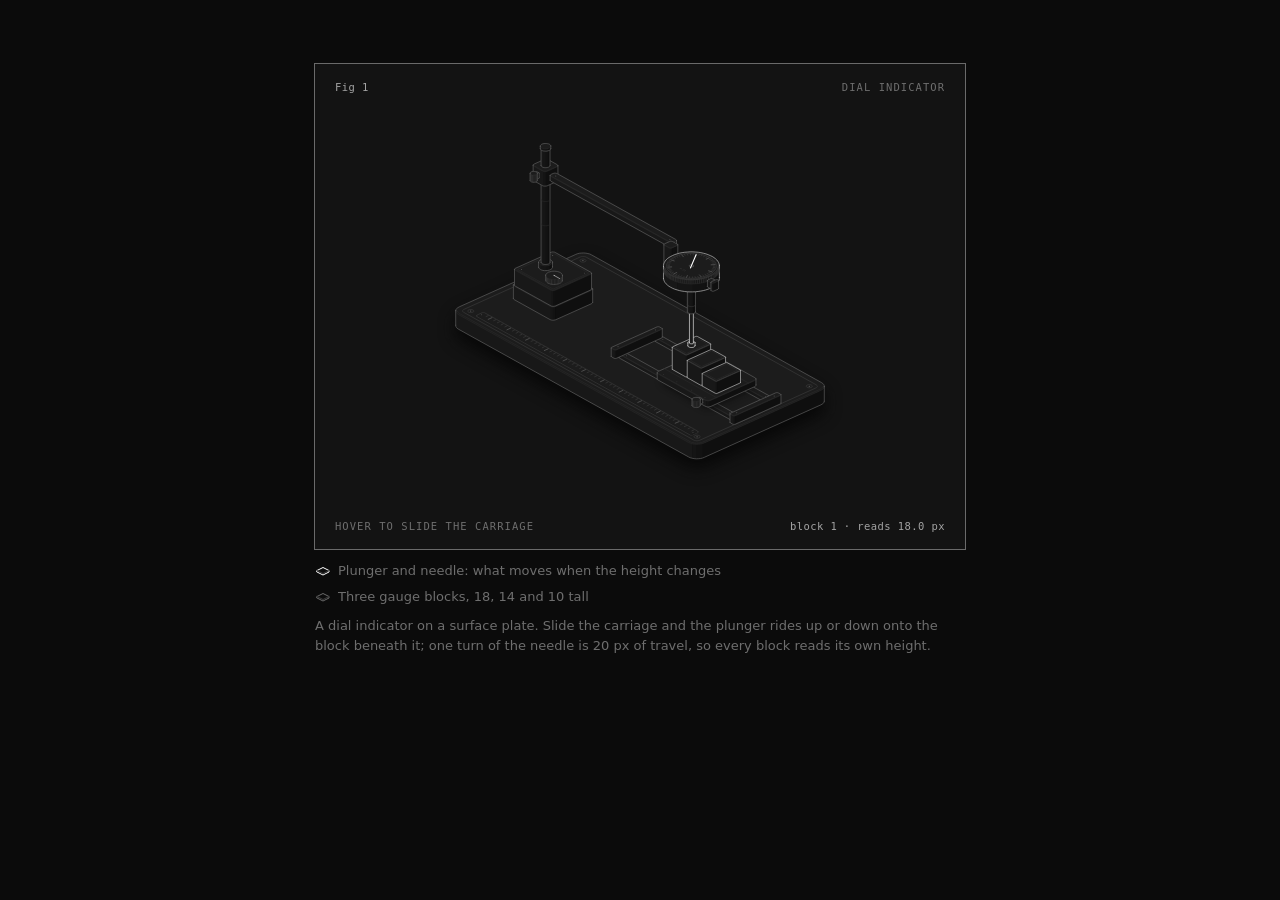
<file: .agents/skills/anatomy/examples/dial-indicator/dial-indicator.html>
<!doctype html><html lang="en"><head><meta charset="utf-8"><meta name="viewport" content="width=device-width, initial-scale=1"><title>Dial indicator</title><style>
.iso{
  --anatomy-page:#0b0b0b;--anatomy-card:#131313;--anatomy-text:#a3a3a3;--anatomy-strong:#e6e6e6;--anatomy-muted:#6e6e6e;
  --anatomy-paper:#131313;--anatomy-face:#1b1b1b;--anatomy-top:#1c1c1c;
  --anatomy-shade-0:#0f0f0f;--anatomy-shade-1:#121212;--anatomy-shade-2:#151515;--anatomy-shade-3:#181818;
  --anatomy-lit-top:#262626;--anatomy-lit-shade:#1d1d1d;
  --anatomy-hi:#d4d4d4;--anatomy-mid:#6a6a6a;--anatomy-lo:#3e3e3e;--anatomy-faint:#2a2a2a;--anatomy-lit:#ffffff;
  --anatomy-halo:#050505;--anatomy-halo-opacity:.9;--anatomy-dot:#e6e6e6;
  --anatomy-red:#ff6b6b;--anatomy-green:#6be0a0;--anatomy-blue:#6b9bff;
  --anatomy-weight:.6px;--anatomy-ease:cubic-bezier(.32,.72,0,1);
  --anatomy-mono:ui-monospace,"SF Mono",Menlo,Consolas,monospace;
  --anatomy-lift:inset 0 1px 0 0 #ffffff0a,inset 0 0 0 1px #ffffff06,0 0 0 1px #00000026,0 1px 1px -.5px #00000014,0 3px 3px -1.5px #00000014,0 6px 6px -3px #00000014,0 12px 12px -6px #00000014;
}
.iso[data-theme="light"]{
  --anatomy-page:#f2f2ef;--anatomy-card:#fbfbfa;--anatomy-text:#57575a;--anatomy-strong:#18181a;--anatomy-muted:#8c8c90;
  --anatomy-paper:#fbfbfa;--anatomy-face:#ffffff;--anatomy-top:#ffffff;
  --anatomy-shade-0:#dcdcd9;--anatomy-shade-1:#e5e5e2;--anatomy-shade-2:#ededea;--anatomy-shade-3:#f4f4f1;
  --anatomy-lit-top:#ffffff;--anatomy-lit-shade:#eeeeeb;
  --anatomy-hi:#26262a;--anatomy-mid:#8a8a8f;--anatomy-lo:#b4b4b8;--anatomy-faint:#d4d4d6;--anatomy-lit:#000000;
  --anatomy-halo:#8a8a80;--anatomy-halo-opacity:.32;--anatomy-dot:#3a3a3e;
  --anatomy-red:#e5484d;--anatomy-green:#30a46c;--anatomy-blue:#3e63dd;
  --anatomy-lift:inset 0 1px 0 0 #ffffff,0 0 0 1px #0000000f,0 1px 1px -.5px #0000000a,0 3px 3px -1.5px #0000000a,0 6px 6px -3px #0000000a,0 12px 12px -6px #0000000a;
}
.iso-svg{display:block;width:100%;height:auto;overflow:visible}
.iso-svg path,.iso-svg circle{vector-effect:non-scaling-stroke}
.iso-fill{fill:var(--anatomy-paper);stroke:none}
.iso-solid[data-lit]>.iso-fill{fill:var(--anatomy-face)}
.iso-shade,.iso-top{stroke:none}
.iso-shade[data-shade="0"]{fill:var(--anatomy-shade-0)}
.iso-shade[data-shade="1"]{fill:var(--anatomy-shade-1)}
.iso-shade[data-shade="2"]{fill:var(--anatomy-shade-2)}
.iso-shade[data-shade="3"]{fill:var(--anatomy-shade-3)}
.iso-top{fill:var(--anatomy-top)}
.iso-solid[data-lit]>.iso-top{fill:var(--anatomy-lit-top)}
.iso-solid[data-lit]>.iso-shade{fill:var(--anatomy-lit-shade)}
.iso-solid[data-seamless]>.iso-shade,.iso-solid[data-seamless]>.iso-top{stroke-width:.4;stroke-linejoin:round}
.iso-solid[data-seamless]>.iso-shade[data-shade="0"]{stroke:var(--anatomy-shade-0)}
.iso-solid[data-seamless]>.iso-shade[data-shade="1"]{stroke:var(--anatomy-shade-1)}
.iso-solid[data-seamless]>.iso-shade[data-shade="2"]{stroke:var(--anatomy-shade-2)}
.iso-solid[data-seamless]>.iso-shade[data-shade="3"]{stroke:var(--anatomy-shade-3)}
.iso-solid[data-seamless]>.iso-top{stroke:var(--anatomy-top)}
.iso-solid[data-seamless][data-lit]>.iso-top{stroke:var(--anatomy-lit-top)}
.iso-solid[data-seamless][data-lit]>.iso-shade{stroke:var(--anatomy-lit-shade)}
.iso-solid[data-lit]>.iso-edge{stroke:var(--anatomy-lit)}
.iso-halo{fill:var(--anatomy-halo);stroke:none;filter:blur(9px);opacity:var(--anatomy-halo-opacity);transform:translateY(3px)}
.iso-line{fill:none;stroke:var(--anatomy-lo);stroke-width:var(--anatomy-weight);stroke-linecap:round;stroke-linejoin:round}
.iso-line[data-tone="hi"]{stroke:var(--anatomy-hi)}
.iso-line[data-tone="mid"]{stroke:var(--anatomy-mid)}
.iso-line[data-tone="lo"]{stroke:var(--anatomy-lo)}
.iso-line[data-tone="faint"]{stroke:var(--anatomy-faint)}
.iso-line[data-tone="lit"]{stroke:var(--anatomy-lit)}
.iso-line[data-tone="red"]{stroke:var(--anatomy-red)}
.iso-line[data-tone="green"]{stroke:var(--anatomy-green)}
.iso-line[data-tone="blue"]{stroke:var(--anatomy-blue)}
.iso-line[data-dotted]{stroke-dasharray:.01 3.5;stroke-width:1}
.iso-line[data-dashed]{stroke-dasharray:3 3}
.iso-line[data-flow]{stroke-dasharray:2 6}
.iso-wire-end{fill:var(--anatomy-paper);stroke:var(--anatomy-lo);stroke-width:var(--anatomy-weight)}
.iso-wire[data-tone="hi"] .iso-wire-end{stroke:var(--anatomy-hi)}
.iso-wire[data-tone="mid"] .iso-wire-end{stroke:var(--anatomy-mid)}
.iso-wire[data-tone="faint"] .iso-wire-end{stroke:var(--anatomy-faint)}
.iso-wire[data-tone="lit"] .iso-wire-end{stroke:var(--anatomy-lit)}
.iso-dots circle{fill:var(--anatomy-dot);stroke:none;opacity:.32}
.iso-dots[data-tone="hi"] circle{opacity:.85}
.iso-dots[data-tone="mid"] circle{opacity:.45}
.iso-dots[data-tone="lo"] circle{opacity:.22}
.iso-dots[data-tone="faint"] circle{opacity:.12}
.iso-face-text{fill:var(--anatomy-mid);font-family:var(--anatomy-mono);letter-spacing:.04em}
.iso-face-text[data-tone="hi"]{fill:var(--anatomy-hi)}
.iso-face-text[data-tone="lo"]{fill:var(--anatomy-lo)}
.iso-face-text[data-tone="faint"]{fill:var(--anatomy-faint)}
.tb-body{fill:var(--anatomy-shade-2);stroke:none}
.tb-shine{fill:var(--anatomy-top);stroke:none}
.tb-shade{fill:var(--anatomy-shade-0);stroke:none}
.tb-ring{fill:none;stroke:var(--anatomy-lo);stroke-width:.45;stroke-linecap:butt;stroke-linejoin:round}
.tb-ring[data-tone="mid"]{stroke:var(--anatomy-mid)}
.tb-ring[data-tone="faint"]{stroke:var(--anatomy-faint)}
.tb-ring[data-tone="hi"]{stroke:var(--anatomy-hi)}
@keyframes iso-flow{to{stroke-dashoffset:-32}}
@keyframes iso-pulse{0%,100%{opacity:.18}12%{opacity:1}40%{opacity:.18}}
.iso-line[data-flow]{animation:iso-flow 1600ms linear infinite}
.iso-dots circle[data-pulse]{animation:iso-pulse 1600ms steps(1,end) infinite;animation-delay:var(--pulse-at,0ms)}
.iso-figure{margin:32px 0 36px}
.iso-plate{position:relative;padding:52px 24px;border-radius:0;background:var(--anatomy-card);box-shadow:0 0 0 1px var(--anatomy-mid);--anatomy-paper:var(--anatomy-card)}
.iso-plate-corners{position:absolute;inset:18px 20px;pointer-events:none}
.iso-plate-corner{position:absolute;color:var(--anatomy-muted);font-family:var(--anatomy-mono);font-size:10.5px;line-height:1;letter-spacing:.04em;white-space:nowrap}
.iso-plate-corner[data-corner="fig"]{top:0;left:0;color:var(--anatomy-text)}
.iso-plate-corner[data-corner="title"]{top:0;right:0;text-transform:uppercase;letter-spacing:.1em}
.iso-plate-corner[data-corner="hint"]{bottom:0;left:0;text-transform:uppercase;letter-spacing:.1em}
.iso-plate-corner[data-corner="readout"]{right:0;bottom:0;color:var(--anatomy-text);font-variant-numeric:tabular-nums}
.iso-plate .iso-svg{margin:0 auto}
.iso-legend{display:grid;gap:8px;margin-top:12px;color:var(--anatomy-muted);font-size:13px;line-height:1.55}
.iso-keys{display:flex;flex-wrap:wrap;gap:6px 18px}
.iso-key{display:inline-flex;align-items:center;gap:7px}
.iso-swatch{width:16px;height:10px;flex:none;overflow:visible}
.iso-swatch path{fill:none;stroke:var(--anatomy-hi);stroke-width:1;vector-effect:non-scaling-stroke;stroke-linejoin:round;stroke-linecap:round}
.iso-swatch[data-mark="raised"] path,.iso-swatch[data-mark="flat"] path{stroke:var(--anatomy-mid)}
.iso-swatch[data-mark="lit"] path{stroke:var(--anatomy-lit)}
.iso-swatch[data-mark="dim"] path{stroke:var(--anatomy-lo)}
.iso-swatch[data-mark="dotted"] path{stroke-dasharray:.01 3;stroke-width:1.4}
.iso-swatch[data-mark="dashed"] path{stroke-dasharray:3 2.5}
.iso-swatch[data-mark="red"] path{stroke:var(--anatomy-red)}
.iso-swatch[data-mark="green"] path{stroke:var(--anatomy-green)}
.iso-swatch[data-mark="blue"] path{stroke:var(--anatomy-blue)}
.iso-swatch-crease{stroke:var(--anatomy-lo)!important}
@media (max-width:560px){.iso-plate{padding:48px 12px 70px}.iso-plate-corner[data-corner="hint"]{bottom:18px}}
@media (prefers-reduced-motion:reduce){.iso-line[data-flow],.iso-dots circle[data-pulse]{animation:none}}

*{box-sizing:border-box}
html{color-scheme:dark}
body[data-theme="light"]{color-scheme:light}
body{margin:0;background:var(--anatomy-page);color:var(--anatomy-text);font:14px/1.6 ui-sans-serif,system-ui,-apple-system,"Segoe UI",sans-serif;-webkit-font-smoothing:antialiased}
.iso-page{width:min(650px,100% - 32px);margin:64px auto 96px}
</style></head><body class="iso" data-theme="dark"><main class="iso-page"><figure class="iso-figure"><div class="iso-plate"><div class="iso-plate-corners" aria-hidden="true"><span class="iso-plate-corner" data-corner="fig">Fig 1</span><span class="iso-plate-corner" data-corner="title">Dial indicator</span><span class="iso-plate-corner" data-corner="hint">Hover to slide the carriage</span><span class="iso-plate-corner" data-corner="readout" data-readout>block 1 · reads 18.0 px</span></div><div class="iso-stage" tabindex="0" role="slider" aria-label="Dial indicator: arrow keys move the carriage from block to block" aria-valuemin="0" aria-valuemax="18" aria-valuenow="18"><svg xmlns="http://www.w3.org/2000/svg" class="iso-svg" viewBox="0 0 600 380" role="img" aria-label="A dial indicator on a surface plate. A magnetic base holds a post and an arm; the arm carries a dial whose plunger rests on three gauge blocks, 18, 14 and 10 tall, on a carriage that slides along two rails. Wherever the carriage stops, the plunger rises to the block under it and the needle turns by the same amount."><path class="iso-halo" d="M116.3 200L116.6 199L117.3 197.9L118.5 197L119.9 196.2L235.9 144L237.6 143.3L239.6 142.9L241.7 142.6L243.9 142.6L246.1 142.7L248.1 143.1L250 143.7L251.6 144.4L480.9 271.7L482.2 272.6L483.1 273.6L483.6 274.7L483.7 275.8L483.7 290.2L483.4 291.3L482.7 292.3L481.5 293.3L480.1 294.1L364.1 346.3L362.4 346.9L360.4 347.4L358.3 347.6L356.1 347.7L353.9 347.5L351.9 347.2L350 346.6L348.4 345.9L119.1 218.5L117.8 217.7L116.9 216.7L116.4 215.6L116.3 214.5Z"/><g class="iso-solid"><path class="iso-fill" d="M232.1 174.7L232.3 173.7L232.9 172.6L233.9 171.6L235.4 170.8L237.1 170.2L239.1 169.8L241.3 169.6L243.5 169.6L245.6 169.9L247.5 170.5L249.1 171.2L250.4 172.1L251.2 173.1L251.6 174.2L251.6 176.1L251.5 177.2L250.9 178.2L249.9 179.2L248.4 180L246.6 180.6L244.6 181.1L242.5 181.2L240.3 181.2L238.2 180.9L236.3 180.4L234.6 179.6L233.4 178.8L232.5 177.7L232.1 176.7Z"/><path class="iso-shade" data-shade="0" d="M248.4 180L246.6 180.6L246.6 178.7L248.4 178.1ZM251.6 176.1L251.5 177.2L251.5 175.2L251.6 174.2ZM251.5 177.2L250.9 178.2L250.9 176.3L251.5 175.2ZM250.9 178.2L249.9 179.2L249.9 177.3L250.9 176.3ZM249.9 179.2L248.4 180L248.4 178.1L249.9 177.3Z"/><path class="iso-shade" data-shade="1" d="M246.6 180.6L244.6 181.1L244.6 179.1L246.6 178.7ZM244.6 181.1L242.5 181.2L242.5 179.3L244.6 179.1Z"/><path class="iso-shade" data-shade="2" d="M242.5 181.2L240.3 181.2L240.3 179.3L242.5 179.3ZM240.3 181.2L238.2 180.9L238.2 179L240.3 179.3ZM238.2 180.9L236.3 180.4L236.3 178.4L238.2 179Z"/><path class="iso-shade" data-shade="3" d="M236.3 180.4L234.6 179.6L234.6 177.7L236.3 178.4ZM234.6 179.6L233.4 178.8L233.4 176.8L234.6 177.7ZM233.4 178.8L232.5 177.7L232.5 175.8L233.4 176.8ZM232.5 177.7L232.1 176.7L232.1 174.7L232.5 175.8Z"/><path class="iso-top" d="M248.4 178.1L246.6 178.7L244.6 179.1L242.5 179.3L240.3 179.3L238.2 179L236.3 178.4L234.6 177.7L233.4 176.8L232.5 175.8L232.1 174.7L232.3 173.7L232.9 172.6L233.9 171.6L235.4 170.8L237.1 170.2L239.1 169.8L241.3 169.6L243.5 169.6L245.6 169.9L247.5 170.5L249.1 171.2L250.4 172.1L251.2 173.1L251.6 174.2L251.5 175.2L250.9 176.3L249.9 177.3Z"/><path class="iso-line iso-crease" data-tone="faint" d="M251.6 174.2L251.5 175.2L250.9 176.3L249.9 177.3L248.4 178.1L246.6 178.7L244.6 179.1L242.5 179.3L240.3 179.3L238.2 179L236.3 178.4L234.6 177.7L233.4 176.8L232.5 175.8L232.1 174.7"/><path class="iso-line iso-edge" data-tone="lo" d="M232.1 174.7L232.3 173.7L232.9 172.6L233.9 171.6L235.4 170.8L237.1 170.2L239.1 169.8L241.3 169.6L243.5 169.6L245.6 169.9L247.5 170.5L249.1 171.2L250.4 172.1L251.2 173.1L251.6 174.2M251.6 176.1L251.5 177.2L250.9 178.2L249.9 179.2L248.4 180L246.6 180.6L244.6 181.1L242.5 181.2L240.3 181.2L238.2 180.9L236.3 180.4L234.6 179.6L233.4 178.8L232.5 177.7L232.1 176.7M232.1 174.7L232.1 176.7M251.6 174.2L251.6 176.1"/></g><g class="iso-solid"><path class="iso-fill" d="M234.4 170.6L234.5 169.7L234.9 168.9L235.7 168.2L236.8 167.6L238.2 167.1L239.8 166.7L241.4 166.6L243.1 166.6L244.7 166.9L246.2 167.3L247.5 167.8L248.5 168.5L249.1 169.3L249.4 170.1L249.4 174.2L249.3 175.1L248.8 175.9L248 176.6L246.9 177.2L245.5 177.7L244 178.1L242.3 178.2L240.6 178.2L239 177.9L237.6 177.5L236.3 177L235.3 176.3L234.7 175.5L234.4 174.7Z"/><path class="iso-shade" data-shade="0" d="M246.9 177.2L245.5 177.7L245.5 173.6L246.9 173.1ZM249.4 174.2L249.3 175.1L249.3 171L249.4 170.1ZM249.3 175.1L248.8 175.9L248.8 171.8L249.3 171ZM248.8 175.9L248 176.6L248 172.5L248.8 171.8ZM248 176.6L246.9 177.2L246.9 173.1L248 172.5Z"/><path class="iso-shade" data-shade="1" d="M245.5 177.7L244 178.1L244 174L245.5 173.6ZM244 178.1L242.3 178.2L242.3 174.1L244 174Z"/><path class="iso-shade" data-shade="2" d="M242.3 178.2L240.6 178.2L240.6 174.1L242.3 174.1ZM240.6 178.2L239 177.9L239 173.8L240.6 174.1ZM239 177.9L237.6 177.5L237.6 173.4L239 173.8Z"/><path class="iso-shade" data-shade="3" d="M237.6 177.5L236.3 177L236.3 172.9L237.6 173.4ZM236.3 177L235.3 176.3L235.3 172.2L236.3 172.9ZM235.3 176.3L234.7 175.5L234.7 171.4L235.3 172.2ZM234.7 175.5L234.4 174.7L234.4 170.6L234.7 171.4Z"/><path class="iso-top" d="M246.9 173.1L245.5 173.6L244 174L242.3 174.1L240.6 174.1L239 173.8L237.6 173.4L236.3 172.9L235.3 172.2L234.7 171.4L234.4 170.6L234.5 169.7L234.9 168.9L235.7 168.2L236.8 167.6L238.2 167.1L239.8 166.7L241.4 166.6L243.1 166.6L244.7 166.9L246.2 167.3L247.5 167.8L248.5 168.5L249.1 169.3L249.4 170.1L249.3 171L248.8 171.8L248 172.5Z"/><path class="iso-line iso-crease" data-tone="faint" d="M249.4 170.1L249.3 171L248.8 171.8L248 172.5L246.9 173.1L245.5 173.6L244 174L242.3 174.1L240.6 174.1L239 173.8L237.6 173.4L236.3 172.9L235.3 172.2L234.7 171.4L234.4 170.6"/><path class="iso-line iso-edge" data-tone="mid" d="M234.4 170.6L234.5 169.7L234.9 168.9L235.7 168.2L236.8 167.6L238.2 167.1L239.8 166.7L241.4 166.6L243.1 166.6L244.7 166.9L246.2 167.3L247.5 167.8L248.5 168.5L249.1 169.3L249.4 170.1M249.4 174.2L249.3 175.1L248.8 175.9L248 176.6L246.9 177.2L245.5 177.7L244 178.1L242.3 178.2L240.6 178.2L239 177.9L237.6 177.5L236.3 177L235.3 176.3L234.7 175.5L234.4 174.7M234.4 170.6L234.4 174.7M249.4 170.1L249.4 174.2"/></g><g class="iso-solid"><path class="iso-fill" d="M145.2 213.9L145.3 212.8L145.9 211.7L147 210.8L148.4 210L150.2 209.3L152.2 208.9L154.3 208.7L156.5 208.8L158.6 209.1L160.5 209.6L162.2 210.3L163.4 211.2L164.3 212.2L164.7 213.3L164.7 215.2L164.5 216.3L163.9 217.4L162.9 218.3L161.5 219.1L159.7 219.8L157.7 220.2L155.5 220.4L153.3 220.3L151.2 220L149.3 219.5L147.7 218.8L146.4 217.9L145.6 216.9L145.2 215.8Z"/><path class="iso-shade" data-shade="0" d="M161.5 219.1L159.7 219.8L159.7 217.9L161.5 217.2ZM164.7 215.2L164.5 216.3L164.5 214.4L164.7 213.3ZM164.5 216.3L163.9 217.4L163.9 215.4L164.5 214.4ZM163.9 217.4L162.9 218.3L162.9 216.4L163.9 215.4ZM162.9 218.3L161.5 219.1L161.5 217.2L162.9 216.4Z"/><path class="iso-shade" data-shade="1" d="M159.7 219.8L157.7 220.2L157.7 218.3L159.7 217.9ZM157.7 220.2L155.5 220.4L155.5 218.5L157.7 218.3Z"/><path class="iso-shade" data-shade="2" d="M155.5 220.4L153.3 220.3L153.3 218.4L155.5 218.5ZM153.3 220.3L151.2 220L151.2 218.1L153.3 218.4ZM151.2 220L149.3 219.5L149.3 217.6L151.2 218.1Z"/><path class="iso-shade" data-shade="3" d="M149.3 219.5L147.7 218.8L147.7 216.9L149.3 217.6ZM147.7 218.8L146.4 217.9L146.4 216L147.7 216.9ZM146.4 217.9L145.6 216.9L145.6 215L146.4 216ZM145.6 216.9L145.2 215.8L145.2 213.9L145.6 215Z"/><path class="iso-top" d="M161.5 217.2L159.7 217.9L157.7 218.3L155.5 218.5L153.3 218.4L151.2 218.1L149.3 217.6L147.7 216.9L146.4 216L145.6 215L145.2 213.9L145.3 212.8L145.9 211.7L147 210.8L148.4 210L150.2 209.3L152.2 208.9L154.3 208.7L156.5 208.8L158.6 209.1L160.5 209.6L162.2 210.3L163.4 211.2L164.3 212.2L164.7 213.3L164.5 214.4L163.9 215.4L162.9 216.4Z"/><path class="iso-line iso-crease" data-tone="faint" d="M164.7 213.3L164.5 214.4L163.9 215.4L162.9 216.4L161.5 217.2L159.7 217.9L157.7 218.3L155.5 218.5L153.3 218.4L151.2 218.1L149.3 217.6L147.7 216.9L146.4 216L145.6 215L145.2 213.9"/><path class="iso-line iso-edge" data-tone="lo" d="M145.2 213.9L145.3 212.8L145.9 211.7L147 210.8L148.4 210L150.2 209.3L152.2 208.9L154.3 208.7L156.5 208.8L158.6 209.1L160.5 209.6L162.2 210.3L163.4 211.2L164.3 212.2L164.7 213.3M164.7 215.2L164.5 216.3L163.9 217.4L162.9 218.3L161.5 219.1L159.7 219.8L157.7 220.2L155.5 220.4L153.3 220.3L151.2 220L149.3 219.5L147.7 218.8L146.4 217.9L145.6 216.9L145.2 215.8M145.2 213.9L145.2 215.8M164.7 213.3L164.7 215.2"/></g><g class="iso-solid"><path class="iso-fill" d="M147.4 209.7L147.5 208.9L148 208.1L148.8 207.3L149.9 206.7L151.3 206.2L152.8 205.9L154.5 205.7L156.2 205.8L157.8 206L159.3 206.4L160.5 207L161.5 207.7L162.1 208.4L162.4 209.3L162.4 213.4L162.3 214.2L161.9 215L161.1 215.8L160 216.4L158.6 216.9L157 217.2L155.4 217.4L153.7 217.3L152.1 217.1L150.6 216.7L149.3 216.1L148.4 215.4L147.7 214.7L147.4 213.8Z"/><path class="iso-shade" data-shade="0" d="M160 216.4L158.6 216.9L158.6 212.8L160 212.3ZM162.4 213.4L162.3 214.2L162.3 210.1L162.4 209.3ZM162.3 214.2L161.9 215L161.9 210.9L162.3 210.1ZM161.9 215L161.1 215.8L161.1 211.7L161.9 210.9ZM161.1 215.8L160 216.4L160 212.3L161.1 211.7Z"/><path class="iso-shade" data-shade="1" d="M158.6 216.9L157 217.2L157 213.1L158.6 212.8ZM157 217.2L155.4 217.4L155.4 213.2L157 213.1Z"/><path class="iso-shade" data-shade="2" d="M155.4 217.4L153.7 217.3L153.7 213.2L155.4 213.2ZM153.7 217.3L152.1 217.1L152.1 213L153.7 213.2ZM152.1 217.1L150.6 216.7L150.6 212.6L152.1 213Z"/><path class="iso-shade" data-shade="3" d="M150.6 216.7L149.3 216.1L149.3 212L150.6 212.6ZM149.3 216.1L148.4 215.4L148.4 211.3L149.3 212ZM148.4 215.4L147.7 214.7L147.7 210.5L148.4 211.3ZM147.7 214.7L147.4 213.8L147.4 209.7L147.7 210.5Z"/><path class="iso-top" d="M160 212.3L158.6 212.8L157 213.1L155.4 213.2L153.7 213.2L152.1 213L150.6 212.6L149.3 212L148.4 211.3L147.7 210.5L147.4 209.7L147.5 208.9L148 208.1L148.8 207.3L149.9 206.7L151.3 206.2L152.8 205.9L154.5 205.7L156.2 205.8L157.8 206L159.3 206.4L160.5 207L161.5 207.7L162.1 208.4L162.4 209.3L162.3 210.1L161.9 210.9L161.1 211.7Z"/><path class="iso-line iso-crease" data-tone="faint" d="M162.4 209.3L162.3 210.1L161.9 210.9L161.1 211.7L160 212.3L158.6 212.8L157 213.1L155.4 213.2L153.7 213.2L152.1 213L150.6 212.6L149.3 212L148.4 211.3L147.7 210.5L147.4 209.7"/><path class="iso-line iso-edge" data-tone="mid" d="M147.4 209.7L147.5 208.9L148 208.1L148.8 207.3L149.9 206.7L151.3 206.2L152.8 205.9L154.5 205.7L156.2 205.8L157.8 206L159.3 206.4L160.5 207L161.5 207.7L162.1 208.4L162.4 209.3M162.4 213.4L162.3 214.2L161.9 215L161.1 215.8L160 216.4L158.6 216.9L157 217.2L155.4 217.4L153.7 217.3L152.1 217.1L150.6 216.7L149.3 216.1L148.4 215.4L147.7 214.7L147.4 213.8M147.4 209.7L147.4 213.8M162.4 209.3L162.4 213.4"/></g><g class="iso-solid"><path class="iso-fill" d="M435.3 287.6L435.5 286.5L436.1 285.4L437.1 284.5L438.5 283.7L440.3 283L442.3 282.6L444.5 282.4L446.7 282.5L448.8 282.8L450.7 283.3L452.3 284L453.6 284.9L454.4 285.9L454.8 287L454.8 288.9L454.7 290L454.1 291.1L453 292L451.6 292.8L449.8 293.5L447.8 293.9L445.7 294.1L443.5 294L441.4 293.7L439.5 293.2L437.8 292.5L436.6 291.6L435.7 290.6L435.3 289.5Z"/><path class="iso-shade" data-shade="0" d="M451.6 292.8L449.8 293.5L449.8 291.5L451.6 290.9ZM454.8 288.9L454.7 290L454.7 288.1L454.8 287ZM454.7 290L454.1 291.1L454.1 289.1L454.7 288.1ZM454.1 291.1L453 292L453 290.1L454.1 289.1ZM453 292L451.6 292.8L451.6 290.9L453 290.1Z"/><path class="iso-shade" data-shade="1" d="M449.8 293.5L447.8 293.9L447.8 292L449.8 291.5ZM447.8 293.9L445.7 294.1L445.7 292.1L447.8 292Z"/><path class="iso-shade" data-shade="2" d="M445.7 294.1L443.5 294L443.5 292.1L445.7 292.1ZM443.5 294L441.4 293.7L441.4 291.8L443.5 292.1ZM441.4 293.7L439.5 293.2L439.5 291.3L441.4 291.8Z"/><path class="iso-shade" data-shade="3" d="M439.5 293.2L437.8 292.5L437.8 290.5L439.5 291.3ZM437.8 292.5L436.6 291.6L436.6 289.7L437.8 290.5ZM436.6 291.6L435.7 290.6L435.7 288.7L436.6 289.7ZM435.7 290.6L435.3 289.5L435.3 287.6L435.7 288.7Z"/><path class="iso-top" d="M451.6 290.9L449.8 291.5L447.8 292L445.7 292.1L443.5 292.1L441.4 291.8L439.5 291.3L437.8 290.5L436.6 289.7L435.7 288.7L435.3 287.6L435.5 286.5L436.1 285.4L437.1 284.5L438.5 283.7L440.3 283L442.3 282.6L444.5 282.4L446.7 282.5L448.8 282.8L450.7 283.3L452.3 284L453.6 284.9L454.4 285.9L454.8 287L454.7 288.1L454.1 289.1L453 290.1Z"/><path class="iso-line iso-crease" data-tone="faint" d="M454.8 287L454.7 288.1L454.1 289.1L453 290.1L451.6 290.9L449.8 291.5L447.8 292L445.7 292.1L443.5 292.1L441.4 291.8L439.5 291.3L437.8 290.5L436.6 289.7L435.7 288.7L435.3 287.6"/><path class="iso-line iso-edge" data-tone="lo" d="M435.3 287.6L435.5 286.5L436.1 285.4L437.1 284.5L438.5 283.7L440.3 283L442.3 282.6L444.5 282.4L446.7 282.5L448.8 282.8L450.7 283.3L452.3 284L453.6 284.9L454.4 285.9L454.8 287M454.8 288.9L454.7 290L454.1 291.1L453 292L451.6 292.8L449.8 293.5L447.8 293.9L445.7 294.1L443.5 294L441.4 293.7L439.5 293.2L437.8 292.5L436.6 291.6L435.7 290.6L435.3 289.5M435.3 287.6L435.3 289.5M454.8 287L454.8 288.9"/></g><g class="iso-solid"><path class="iso-fill" d="M437.6 283.4L437.7 282.6L438.1 281.8L438.9 281L440 280.4L441.4 279.9L443 279.6L444.6 279.4L446.3 279.5L447.9 279.7L449.4 280.1L450.7 280.7L451.6 281.4L452.3 282.1L452.6 283L452.6 287.1L452.5 287.9L452 288.7L451.2 289.4L450.1 290.1L448.7 290.6L447.2 290.9L445.5 291L443.8 291L442.2 290.8L440.7 290.4L439.5 289.8L438.5 289.1L437.9 288.3L437.6 287.5Z"/><path class="iso-shade" data-shade="0" d="M450.1 290.1L448.7 290.6L448.7 286.5L450.1 286ZM452.6 287.1L452.5 287.9L452.5 283.8L452.6 283ZM452.5 287.9L452 288.7L452 284.6L452.5 283.8ZM452 288.7L451.2 289.4L451.2 285.3L452 284.6ZM451.2 289.4L450.1 290.1L450.1 286L451.2 285.3Z"/><path class="iso-shade" data-shade="1" d="M448.7 290.6L447.2 290.9L447.2 286.8L448.7 286.5ZM447.2 290.9L445.5 291L445.5 286.9L447.2 286.8Z"/><path class="iso-shade" data-shade="2" d="M445.5 291L443.8 291L443.8 286.9L445.5 286.9ZM443.8 291L442.2 290.8L442.2 286.7L443.8 286.9ZM442.2 290.8L440.7 290.4L440.7 286.3L442.2 286.7Z"/><path class="iso-shade" data-shade="3" d="M440.7 290.4L439.5 289.8L439.5 285.7L440.7 286.3ZM439.5 289.8L438.5 289.1L438.5 285L439.5 285.7ZM438.5 289.1L437.9 288.3L437.9 284.2L438.5 285ZM437.9 288.3L437.6 287.5L437.6 283.4L437.9 284.2Z"/><path class="iso-top" d="M450.1 286L448.7 286.5L447.2 286.8L445.5 286.9L443.8 286.9L442.2 286.7L440.7 286.3L439.5 285.7L438.5 285L437.9 284.2L437.6 283.4L437.7 282.6L438.1 281.8L438.9 281L440 280.4L441.4 279.9L443 279.6L444.6 279.4L446.3 279.5L447.9 279.7L449.4 280.1L450.7 280.7L451.6 281.4L452.3 282.1L452.6 283L452.5 283.8L452 284.6L451.2 285.3Z"/><path class="iso-line iso-crease" data-tone="faint" d="M452.6 283L452.5 283.8L452 284.6L451.2 285.3L450.1 286L448.7 286.5L447.2 286.8L445.5 286.9L443.8 286.9L442.2 286.7L440.7 286.3L439.5 285.7L438.5 285L437.9 284.2L437.6 283.4"/><path class="iso-line iso-edge" data-tone="mid" d="M437.6 283.4L437.7 282.6L438.1 281.8L438.9 281L440 280.4L441.4 279.9L443 279.6L444.6 279.4L446.3 279.5L447.9 279.7L449.4 280.1L450.7 280.7L451.6 281.4L452.3 282.1L452.6 283M452.6 287.1L452.5 287.9L452 288.7L451.2 289.4L450.1 290.1L448.7 290.6L447.2 290.9L445.5 291L443.8 291L442.2 290.8L440.7 290.4L439.5 289.8L438.5 289.1L437.9 288.3L437.6 287.5M437.6 283.4L437.6 287.5M452.6 283L452.6 287.1"/></g><g class="iso-solid"><path class="iso-fill" d="M348.4 326.7L348.5 325.6L349.1 324.6L350.1 323.6L351.6 322.8L353.4 322.2L355.4 321.8L357.5 321.6L359.7 321.6L361.8 321.9L363.7 322.4L365.4 323.2L366.6 324.1L367.5 325.1L367.9 326.1L367.9 328.1L367.7 329.2L367.1 330.2L366.1 331.2L364.6 332L362.9 332.6L360.9 333L358.7 333.2L356.5 333.2L354.4 332.9L352.5 332.3L350.9 331.6L349.6 330.7L348.8 329.7L348.4 328.7Z"/><path class="iso-shade" data-shade="0" d="M364.6 332L362.9 332.6L362.9 330.7L364.6 330.1ZM367.9 328.1L367.7 329.2L367.7 327.2L367.9 326.1ZM367.7 329.2L367.1 330.2L367.1 328.3L367.7 327.2ZM367.1 330.2L366.1 331.2L366.1 329.2L367.1 328.3ZM366.1 331.2L364.6 332L364.6 330.1L366.1 329.2Z"/><path class="iso-shade" data-shade="1" d="M362.9 332.6L360.9 333L360.9 331.1L362.9 330.7ZM360.9 333L358.7 333.2L358.7 331.3L360.9 331.1Z"/><path class="iso-shade" data-shade="2" d="M358.7 333.2L356.5 333.2L356.5 331.2L358.7 331.3ZM356.5 333.2L354.4 332.9L354.4 330.9L356.5 331.2ZM354.4 332.9L352.5 332.3L352.5 330.4L354.4 330.9Z"/><path class="iso-shade" data-shade="3" d="M352.5 332.3L350.9 331.6L350.9 329.7L352.5 330.4ZM350.9 331.6L349.6 330.7L349.6 328.8L350.9 329.7ZM349.6 330.7L348.8 329.7L348.8 327.8L349.6 328.8ZM348.8 329.7L348.4 328.7L348.4 326.7L348.8 327.8Z"/><path class="iso-top" d="M364.6 330.1L362.9 330.7L360.9 331.1L358.7 331.3L356.5 331.2L354.4 330.9L352.5 330.4L350.9 329.7L349.6 328.8L348.8 327.8L348.4 326.7L348.5 325.6L349.1 324.6L350.1 323.6L351.6 322.8L353.4 322.2L355.4 321.8L357.5 321.6L359.7 321.6L361.8 321.9L363.7 322.4L365.4 323.2L366.6 324.1L367.5 325.1L367.9 326.1L367.7 327.2L367.1 328.3L366.1 329.2Z"/><path class="iso-line iso-crease" data-tone="faint" d="M367.9 326.1L367.7 327.2L367.1 328.3L366.1 329.2L364.6 330.1L362.9 330.7L360.9 331.1L358.7 331.3L356.5 331.2L354.4 330.9L352.5 330.4L350.9 329.7L349.6 328.8L348.8 327.8L348.4 326.7"/><path class="iso-line iso-edge" data-tone="lo" d="M348.4 326.7L348.5 325.6L349.1 324.6L350.1 323.6L351.6 322.8L353.4 322.2L355.4 321.8L357.5 321.6L359.7 321.6L361.8 321.9L363.7 322.4L365.4 323.2L366.6 324.1L367.5 325.1L367.9 326.1M367.9 328.1L367.7 329.2L367.1 330.2L366.1 331.2L364.6 332L362.9 332.6L360.9 333L358.7 333.2L356.5 333.2L354.4 332.9L352.5 332.3L350.9 331.6L349.6 330.7L348.8 329.7L348.4 328.7M348.4 326.7L348.4 328.7M367.9 326.1L367.9 328.1"/></g><g class="iso-solid"><path class="iso-fill" d="M350.6 322.6L350.7 321.7L351.2 320.9L352 320.2L353.1 319.5L354.5 319L356 318.7L357.7 318.6L359.4 318.6L361 318.8L362.4 319.3L363.7 319.8L364.7 320.5L365.3 321.3L365.6 322.1L365.6 326.2L365.5 327L365.1 327.9L364.3 328.6L363.2 329.2L361.8 329.7L360.2 330L358.6 330.2L356.9 330.1L355.3 329.9L353.8 329.5L352.5 328.9L351.5 328.3L350.9 327.5L350.6 326.7Z"/><path class="iso-shade" data-shade="0" d="M363.2 329.2L361.8 329.7L361.8 325.6L363.2 325.1ZM365.6 326.2L365.5 327L365.5 322.9L365.6 322.1ZM365.5 327L365.1 327.9L365.1 323.8L365.5 322.9ZM365.1 327.9L364.3 328.6L364.3 324.5L365.1 323.8ZM364.3 328.6L363.2 329.2L363.2 325.1L364.3 324.5Z"/><path class="iso-shade" data-shade="1" d="M361.8 329.7L360.2 330L360.2 325.9L361.8 325.6ZM360.2 330L358.6 330.2L358.6 326.1L360.2 325.9Z"/><path class="iso-shade" data-shade="2" d="M358.6 330.2L356.9 330.1L356.9 326L358.6 326.1ZM356.9 330.1L355.3 329.9L355.3 325.8L356.9 326ZM355.3 329.9L353.8 329.5L353.8 325.4L355.3 325.8Z"/><path class="iso-shade" data-shade="3" d="M353.8 329.5L352.5 328.9L352.5 324.8L353.8 325.4ZM352.5 328.9L351.5 328.3L351.5 324.2L352.5 324.8ZM351.5 328.3L350.9 327.5L350.9 323.4L351.5 324.2ZM350.9 327.5L350.6 326.7L350.6 322.6L350.9 323.4Z"/><path class="iso-top" d="M363.2 325.1L361.8 325.6L360.2 325.9L358.6 326.1L356.9 326L355.3 325.8L353.8 325.4L352.5 324.8L351.5 324.2L350.9 323.4L350.6 322.6L350.7 321.7L351.2 320.9L352 320.2L353.1 319.5L354.5 319L356 318.7L357.7 318.6L359.4 318.6L361 318.8L362.4 319.3L363.7 319.8L364.7 320.5L365.3 321.3L365.6 322.1L365.5 322.9L365.1 323.8L364.3 324.5Z"/><path class="iso-line iso-crease" data-tone="faint" d="M365.6 322.1L365.5 322.9L365.1 323.8L364.3 324.5L363.2 325.1L361.8 325.6L360.2 325.9L358.6 326.1L356.9 326L355.3 325.8L353.8 325.4L352.5 324.8L351.5 324.2L350.9 323.4L350.6 322.6"/><path class="iso-line iso-edge" data-tone="mid" d="M350.6 322.6L350.7 321.7L351.2 320.9L352 320.2L353.1 319.5L354.5 319L356 318.7L357.7 318.6L359.4 318.6L361 318.8L362.4 319.3L363.7 319.8L364.7 320.5L365.3 321.3L365.6 322.1M365.6 326.2L365.5 327L365.1 327.9L364.3 328.6L363.2 329.2L361.8 329.7L360.2 330L358.6 330.2L356.9 330.1L355.3 329.9L353.8 329.5L352.5 328.9L351.5 328.3L350.9 327.5L350.6 326.7M350.6 322.6L350.6 326.7M365.6 322.1L365.6 326.2"/></g><g class="iso-solid"><path class="iso-fill" d="M116.3 194L116.6 192.9L117.3 191.9L118.5 191L119.9 190.2L235.9 138L237.6 137.3L239.6 136.8L241.7 136.6L243.9 136.5L246.1 136.7L248.1 137.1L250 137.6L251.6 138.4L480.9 265.7L482.2 266.6L483.1 267.6L483.6 268.6L483.7 269.7L483.7 284.2L483.4 285.3L482.7 286.3L481.5 287.2L480.1 288L364.1 340.2L362.4 340.9L360.4 341.4L358.3 341.6L356.1 341.7L353.9 341.5L351.9 341.1L350 340.6L348.4 339.8L119.1 212.5L117.8 211.6L116.9 210.6L116.4 209.6L116.3 208.5Z"/><path class="iso-shade" data-shade="0" d="M483.7 284.2L483.4 285.3L483.4 270.8L483.7 269.7ZM483.4 285.3L482.7 286.3L482.7 271.8L483.4 270.8ZM482.7 286.3L481.5 287.2L481.5 272.8L482.7 271.8ZM481.5 287.2L480.1 288L480.1 273.6L481.5 272.8ZM480.1 288L364.1 340.2L364.1 325.8L480.1 273.6ZM364.1 340.2L362.4 340.9L362.4 326.4L364.1 325.8Z"/><path class="iso-shade" data-shade="1" d="M362.4 340.9L360.4 341.4L360.4 326.9L362.4 326.4ZM360.4 341.4L358.3 341.6L358.3 327.1L360.4 326.9ZM358.3 341.6L356.1 341.7L356.1 327.2L358.3 327.1Z"/><path class="iso-shade" data-shade="2" d="M356.1 341.7L353.9 341.5L353.9 327L356.1 327.2ZM353.9 341.5L351.9 341.1L351.9 326.7L353.9 327Z"/><path class="iso-shade" data-shade="3" d="M351.9 341.1L350 340.6L350 326.1L351.9 326.7ZM350 340.6L348.4 339.8L348.4 325.4L350 326.1ZM348.4 339.8L119.1 212.5L119.1 198L348.4 325.4ZM119.1 212.5L117.8 211.6L117.8 197.1L119.1 198ZM117.8 211.6L116.9 210.6L116.9 196.2L117.8 197.1ZM116.9 210.6L116.4 209.6L116.4 195.1L116.9 196.2ZM116.4 209.6L116.3 208.5L116.3 194L116.4 195.1Z"/><path class="iso-top" d="M480.9 265.7L482.2 266.6L483.1 267.6L483.6 268.6L483.7 269.7L483.4 270.8L482.7 271.8L481.5 272.8L480.1 273.6L364.1 325.8L362.4 326.4L360.4 326.9L358.3 327.1L356.1 327.2L353.9 327L351.9 326.7L350 326.1L348.4 325.4L119.1 198L117.8 197.1L116.9 196.2L116.4 195.1L116.3 194L116.6 192.9L117.3 191.9L118.5 191L119.9 190.2L235.9 138L237.6 137.3L239.6 136.8L241.7 136.6L243.9 136.5L246.1 136.7L248.1 137.1L250 137.6L251.6 138.4Z"/><path class="iso-line iso-crease" data-tone="faint" d="M483.7 269.7L483.4 270.8L482.7 271.8L481.5 272.8L480.1 273.6L364.1 325.8L362.4 326.4L360.4 326.9L358.3 327.1L356.1 327.2L353.9 327L351.9 326.7L350 326.1L348.4 325.4L119.1 198L117.8 197.1L116.9 196.2L116.4 195.1L116.3 194"/><path class="iso-line iso-bevel" data-tone="faint" d="M483.7 269.7L481.3 270.5L480.7 271.3L479.8 272.1L478.5 272.8L362.7 324.9L361.2 325.5L359.7 325.8L358 326L356.2 326.1L354.5 325.9L352.8 325.6L351.3 325.2L350 324.6L120.8 197.3L119.7 196.6L119 195.8L118.6 194.9L116.3 194"/><path class="iso-line iso-edge" data-tone="mid" d="M116.3 194L116.6 192.9L117.3 191.9L118.5 191L119.9 190.2L235.9 138L237.6 137.3L239.6 136.8L241.7 136.6L243.9 136.5L246.1 136.7L248.1 137.1L250 137.6L251.6 138.4L480.9 265.7L482.2 266.6L483.1 267.6L483.6 268.6L483.7 269.7M483.7 284.2L483.4 285.3L482.7 286.3L481.5 287.2L480.1 288L364.1 340.2L362.4 340.9L360.4 341.4L358.3 341.6L356.1 341.7L353.9 341.5L351.9 341.1L350 340.6L348.4 339.8L119.1 212.5L117.8 211.6L116.9 210.6L116.4 209.6L116.3 208.5M483.7 269.7L483.7 284.2M116.3 194L116.3 208.5"/></g><path class="iso-line" data-tone="lo" d="M475.7 268L476.2 268.4L476.6 268.7L476.8 269.1L476.8 269.5L476.7 269.9L476.4 270.3L476 270.7L475.4 271L359.5 323.2L358.8 323.4L358.1 323.6L357.3 323.7L356.5 323.7L355.6 323.6L354.9 323.5L354.2 323.3L353.6 323L124.3 195.7L123.8 195.4L123.4 195L123.2 194.6L123.2 194.2L123.3 193.8L123.6 193.4L124 193L124.6 192.7L240.5 140.5L241.2 140.3L241.9 140.1L242.7 140L243.5 140L244.4 140.1L245.1 140.2L245.8 140.4L246.4 140.7Z"/><path class="iso-line" data-tone="lo" d="M245.2 145.2L244.1 145.5L243 145.6L241.8 145.5L240.8 145.1L240.2 144.6L240.1 144L240.4 143.4L241.1 142.9L242.1 142.6L243.3 142.5L244.4 142.7L245.4 143L246 143.6L246.2 144.1L245.9 144.7ZM470.7 270.5L469.7 270.8L468.5 270.9L467.4 270.7L466.4 270.3L465.8 269.8L465.6 269.2L465.9 268.7L466.6 268.2L467.7 267.9L468.8 267.8L470 267.9L471 268.3L471.6 268.8L471.7 269.4L471.4 270ZM133.4 195.5L132.3 195.8L131.2 195.9L130 195.8L129 195.4L128.4 194.9L128.3 194.3L128.6 193.7L129.3 193.3L130.3 193L131.5 192.9L132.6 193L133.6 193.4L134.2 193.9L134.4 194.5L134.1 195.1ZM358.9 320.8L357.9 321.1L356.7 321.2L355.6 321L354.6 320.7L354 320.2L353.8 319.6L354.1 319L354.8 318.5L355.9 318.2L357 318.1L358.2 318.3L359.2 318.6L359.8 319.1L359.9 319.7L359.6 320.3Z"/><g class="iso-dots" data-tone="mid"><circle cx="243.1" cy="144.1" r="0.5"/><circle cx="468.7" cy="269.3" r="0.5"/><circle cx="131.3" cy="194.4" r="0.5"/><circle cx="356.9" cy="319.7" r="0.5"/></g><g class="iso-solid"><path class="iso-fill" d="M137.3 198.9L137.3 198.6L137.7 198.3L142.9 196L143.6 195.8L144.3 195.8L144.9 196L357.4 314L357.7 314.3L357.7 315.1L357.7 315.4L357.3 315.7L352.1 318.1L351.5 318.2L350.8 318.2L350.2 318L137.6 200L137.3 199.7Z"/><path class="iso-shade" data-shade="0" d="M357.7 315.1L357.7 315.4L357.7 314.7L357.7 314.3ZM357.7 315.4L357.3 315.7L357.3 315L357.7 314.7ZM357.3 315.7L352.1 318.1L352.1 317.3L357.3 315Z"/><path class="iso-shade" data-shade="1" d="M352.1 318.1L351.5 318.2L351.5 317.5L352.1 317.3Z"/><path class="iso-shade" data-shade="2" d="M351.5 318.2L350.8 318.2L350.8 317.5L351.5 317.5Z"/><path class="iso-shade" data-shade="3" d="M350.8 318.2L350.2 318L350.2 317.3L350.8 317.5ZM350.2 318L137.6 200L137.6 199.3L350.2 317.3ZM137.6 200L137.3 199.7L137.3 198.9L137.6 199.3Z"/><path class="iso-top" d="M357.4 314L357.7 314.3L357.7 314.7L357.3 315L352.1 317.3L351.5 317.5L350.8 317.5L350.2 317.3L137.6 199.3L137.3 198.9L137.3 198.6L137.7 198.3L142.9 196L143.6 195.8L144.3 195.8L144.9 196Z"/><path class="iso-line iso-edge" data-tone="lo" d="M137.3 198.9L137.3 198.6L137.7 198.3L142.9 196L143.6 195.8L144.3 195.8L144.9 196L357.4 314L357.7 314.3M357.7 315.1L357.7 315.4L357.3 315.7L352.1 318.1L351.5 318.2L350.8 318.2L350.2 318L137.6 200L137.3 199.7M357.7 314.3L357.7 315.1M137.3 198.9L137.3 199.7"/></g><path class="iso-line" data-tone="lo" d="M148.7 199L146.6 199.9M156.2 203.1L154.1 204M159.9 205.2L157.8 206.1M163.6 207.2L161.6 208.2M167.4 209.3L165.3 210.2M174.8 213.5L172.7 214.4M178.5 215.5L176.5 216.5M182.3 217.6L180.2 218.5M186 219.7L183.9 220.6M193.5 223.8L191.4 224.7M197.2 225.9L195.1 226.8M200.9 228L198.8 228.9M204.6 230L202.6 231M212.1 234.2L210 235.1M215.8 236.2L213.8 237.2M219.6 238.3L217.5 239.2M223.3 240.4L221.2 241.3M230.7 244.5L228.7 245.4M234.5 246.6L232.4 247.5M238.2 248.7L236.1 249.6M241.9 250.7L239.9 251.7M249.4 254.9L247.3 255.8M253.1 256.9L251 257.9M256.8 259L254.8 259.9M260.6 261.1L258.5 262M268 265.2L266 266.1M271.8 267.3L269.7 268.2M275.5 269.4L273.4 270.3M279.2 271.4L277.1 272.4M286.7 275.6L284.6 276.5M290.4 277.6L288.3 278.6M294.1 279.7L292 280.6M297.8 281.8L295.8 282.7M305.3 285.9L303.2 286.9M309 288L307 288.9M312.8 290.1L310.7 291M316.5 292.1L314.4 293.1M323.9 296.3L321.9 297.2M327.7 298.3L325.6 299.3M331.4 300.4L329.3 301.3M335.1 302.5L333.1 303.4M342.6 306.6L340.5 307.6M346.3 308.7L344.2 309.6M350 310.8L348 311.7M353.8 312.8L351.7 313.8"/><path class="iso-line" data-tone="mid" d="M152.4 201L148.7 202.7M171.1 211.4L167.4 213.1M189.7 221.7L186 223.4M208.4 232.1L204.6 233.8M227 242.4L223.3 244.1M245.7 252.8L241.9 254.5M264.3 263.1L260.6 264.8M282.9 273.5L279.2 275.2M301.6 283.8L297.8 285.5M320.2 294.2L316.5 295.9M338.9 304.6L335.1 306.2"/><g class="iso-dots" data-tone="mid"><circle cx="142.2" cy="198.2" r="0.45"/><circle cx="352.8" cy="315.1" r="0.45"/></g><g class="iso-solid"><path class="iso-fill" d="M315.2 220.9L315.2 220.6L315.6 220.3L318.7 218.9L319.4 218.7L320.1 218.7L320.7 218.9L432.6 281L432.9 281.4L432.9 285L432.8 285.3L432.4 285.6L429.3 287L428.7 287.2L428 287.2L427.4 287L315.5 224.9L315.2 224.6Z"/><path class="iso-shade" data-shade="0" d="M432.9 285L432.8 285.3L432.8 281.7L432.9 281.4ZM432.8 285.3L432.4 285.6L432.4 282L432.8 281.7ZM432.4 285.6L429.3 287L429.3 283.4L432.4 282Z"/><path class="iso-shade" data-shade="1" d="M429.3 287L428.7 287.2L428.7 283.6L429.3 283.4Z"/><path class="iso-shade" data-shade="2" d="M428.7 287.2L428 287.2L428 283.6L428.7 283.6Z"/><path class="iso-shade" data-shade="3" d="M428 287.2L427.4 287L427.4 283.4L428 283.6ZM427.4 287L315.5 224.9L315.5 221.3L427.4 283.4ZM315.5 224.9L315.2 224.6L315.2 220.9L315.5 221.3Z"/><path class="iso-top" d="M432.6 281L432.9 281.4L432.8 281.7L432.4 282L429.3 283.4L428.7 283.6L428 283.6L427.4 283.4L315.5 221.3L315.2 220.9L315.2 220.6L315.6 220.3L318.7 218.9L319.4 218.7L320.1 218.7L320.7 218.9Z"/><path class="iso-line iso-crease" data-tone="faint" d="M432.9 281.4L432.8 281.7L432.4 282L429.3 283.4L428.7 283.6L428 283.6L427.4 283.4L315.5 221.3L315.2 220.9"/><path class="iso-line iso-bevel" data-tone="faint" d="M432.9 281.4L432.3 281.6L432 281.8L429 283.2L428.6 283.3L428.2 283.3L427.7 283.2L316 221.1L315.2 220.9"/><path class="iso-line iso-edge" data-tone="mid" d="M315.2 220.9L315.2 220.6L315.6 220.3L318.7 218.9L319.4 218.7L320.1 218.7L320.7 218.9L432.6 281L432.9 281.4M432.9 285L432.8 285.3L432.4 285.6L429.3 287L428.7 287.2L428 287.2L427.4 287L315.5 224.9L315.2 224.6M432.9 281.4L432.9 285M315.2 220.9L315.2 224.6"/></g><g class="iso-dots" data-tone="mid"><circle cx="322.8" cy="222.7" r="0.4"/><circle cx="425.3" cy="279.6" r="0.4"/></g><g class="iso-solid"><path class="iso-fill" d="M279 237.2L279 236.9L279.4 236.6L282.5 235.2L283.1 235L283.9 235L284.5 235.2L396.3 297.3L396.6 297.7L396.6 301.3L396.6 301.6L396.2 301.9L393.1 303.3L392.5 303.5L391.7 303.5L391.1 303.3L279.3 241.2L279 240.9Z"/><path class="iso-shade" data-shade="0" d="M396.6 301.3L396.6 301.6L396.6 298L396.6 297.7ZM396.6 301.6L396.2 301.9L396.2 298.3L396.6 298ZM396.2 301.9L393.1 303.3L393.1 299.7L396.2 298.3Z"/><path class="iso-shade" data-shade="1" d="M393.1 303.3L392.5 303.5L392.5 299.9L393.1 299.7Z"/><path class="iso-shade" data-shade="2" d="M392.5 303.5L391.7 303.5L391.7 299.9L392.5 299.9Z"/><path class="iso-shade" data-shade="3" d="M391.7 303.5L391.1 303.3L391.1 299.7L391.7 299.9ZM391.1 303.3L279.3 241.2L279.3 237.6L391.1 299.7ZM279.3 241.2L279 240.9L279 237.2L279.3 237.6Z"/><path class="iso-top" d="M396.3 297.3L396.6 297.7L396.6 298L396.2 298.3L393.1 299.7L392.5 299.9L391.7 299.9L391.1 299.7L279.3 237.6L279 237.2L279 236.9L279.4 236.6L282.5 235.2L283.1 235L283.9 235L284.5 235.2Z"/><path class="iso-line iso-crease" data-tone="faint" d="M396.6 297.7L396.6 298L396.2 298.3L393.1 299.7L392.5 299.9L391.7 299.9L391.1 299.7L279.3 237.6L279 237.2"/><path class="iso-line iso-bevel" data-tone="faint" d="M396.6 297.7L396.1 297.9L395.8 298.1L392.8 299.5L392.4 299.6L391.9 299.6L391.5 299.5L279.8 237.4L279 237.2"/><path class="iso-line iso-edge" data-tone="mid" d="M279 237.2L279 236.9L279.4 236.6L282.5 235.2L283.1 235L283.9 235L284.5 235.2L396.3 297.3L396.6 297.7M396.6 301.3L396.6 301.6L396.2 301.9L393.1 303.3L392.5 303.5L391.7 303.5L391.1 303.3L279.3 241.2L279 240.9M396.6 297.7L396.6 301.3M279 237.2L279 240.9"/></g><g class="iso-dots" data-tone="mid"><circle cx="286.5" cy="239" r="0.4"/><circle cx="389.1" cy="295.9" r="0.4"/></g><g class="iso-solid"><path class="iso-fill" d="M271.3 231.3L271.4 230.8L271.8 230.5L317 210.2L317.7 210L318.6 210L319.3 210.2L321.8 211.6L322.2 211.9L322.2 220.4L322.1 220.8L321.6 221.2L276.5 241.5L275.7 241.7L274.9 241.7L274.1 241.4L271.7 240.1L271.3 239.7Z"/><path class="iso-shade" data-shade="0" d="M322.2 220.4L322.1 220.8L322.1 212.4L322.2 211.9ZM322.1 220.8L321.6 221.2L321.6 212.7L322.1 212.4ZM321.6 221.2L276.5 241.5L276.5 233.1L321.6 212.7Z"/><path class="iso-shade" data-shade="1" d="M276.5 241.5L275.7 241.7L275.7 233.3L276.5 233.1Z"/><path class="iso-shade" data-shade="2" d="M275.7 241.7L274.9 241.7L274.9 233.2L275.7 233.3Z"/><path class="iso-shade" data-shade="3" d="M274.9 241.7L274.1 241.4L274.1 233L274.9 233.2ZM274.1 241.4L271.7 240.1L271.7 231.7L274.1 233ZM271.7 240.1L271.3 239.7L271.3 231.3L271.7 231.7Z"/><path class="iso-top" d="M321.8 211.6L322.2 211.9L322.1 212.4L321.6 212.7L276.5 233.1L275.7 233.3L274.9 233.2L274.1 233L271.7 231.7L271.3 231.3L271.4 230.8L271.8 230.5L317 210.2L317.7 210L318.6 210L319.3 210.2Z"/><path class="iso-line iso-crease" data-tone="faint" d="M322.2 211.9L322.1 212.4L321.6 212.7L276.5 233.1L275.7 233.3L274.9 233.2L274.1 233L271.7 231.7L271.3 231.3"/><path class="iso-line iso-bevel" data-tone="faint" d="M322.2 211.9L321.4 212.3L321.1 212.5L276.1 232.8L275.6 232.9L275.1 232.9L274.6 232.7L272.3 231.5L271.3 231.3"/><path class="iso-line iso-edge" data-tone="mid" d="M271.3 231.3L271.4 230.8L271.8 230.5L317 210.2L317.7 210L318.6 210L319.3 210.2L321.8 211.6L322.2 211.9M322.2 220.4L322.1 220.8L321.6 221.2L276.5 241.5L275.7 241.7L274.9 241.7L274.1 241.4L271.7 240.1L271.3 239.7M322.2 211.9L322.2 220.4M271.3 231.3L271.3 239.7"/></g><g class="iso-dots" data-tone="mid"><circle cx="315.4" cy="213.2" r="0.45"/><circle cx="278.1" cy="230" r="0.45"/></g><g class="iso-solid"><path class="iso-fill" d="M389.7 297L389.7 296.6L390.2 296.2L435.3 275.9L436.1 275.7L437 275.7L437.7 275.9L440.1 277.3L440.5 277.7L440.5 286.1L440.5 286.6L440 286.9L394.9 307.2L394.1 307.4L393.2 307.4L392.5 307.2L390.1 305.8L389.7 305.4Z"/><path class="iso-shade" data-shade="0" d="M440.5 286.1L440.5 286.6L440.5 278.1L440.5 277.7ZM440.5 286.6L440 286.9L440 278.5L440.5 278.1ZM440 286.9L394.9 307.2L394.9 298.8L440 278.5Z"/><path class="iso-shade" data-shade="1" d="M394.9 307.2L394.1 307.4L394.1 299L394.9 298.8Z"/><path class="iso-shade" data-shade="2" d="M394.1 307.4L393.2 307.4L393.2 299L394.1 299Z"/><path class="iso-shade" data-shade="3" d="M393.2 307.4L392.5 307.2L392.5 298.7L393.2 299ZM392.5 307.2L390.1 305.8L390.1 297.4L392.5 298.7ZM390.1 305.8L389.7 305.4L389.7 297L390.1 297.4Z"/><path class="iso-top" d="M440.1 277.3L440.5 277.7L440.5 278.1L440 278.5L394.9 298.8L394.1 299L393.2 299L392.5 298.7L390.1 297.4L389.7 297L389.7 296.6L390.2 296.2L435.3 275.9L436.1 275.7L437 275.7L437.7 275.9Z"/><path class="iso-line iso-crease" data-tone="faint" d="M440.5 277.7L440.5 278.1L440 278.5L394.9 298.8L394.1 299L393.2 299L392.5 298.7L390.1 297.4L389.7 297"/><path class="iso-line iso-bevel" data-tone="faint" d="M440.5 277.7L439.8 278L439.5 278.2L394.5 298.5L394 298.6L393.5 298.6L393 298.5L390.7 297.2L389.7 297"/><path class="iso-line iso-edge" data-tone="mid" d="M389.7 297L389.7 296.6L390.2 296.2L435.3 275.9L436.1 275.7L437 275.7L437.7 275.9L440.1 277.3L440.5 277.7M440.5 286.1L440.5 286.6L440 286.9L394.9 307.2L394.1 307.4L393.2 307.4L392.5 307.2L390.1 305.8L389.7 305.4M440.5 277.7L440.5 286.1M389.7 297L389.7 305.4"/></g><g class="iso-dots" data-tone="mid"><circle cx="433.7" cy="279" r="0.45"/><circle cx="396.5" cy="295.7" r="0.45"/></g><g class="iso-solid"><path class="iso-fill" d="M173.8 168.4L174 167.9L174.5 167.4L175.2 167L210.4 151.1L211.3 150.8L212.3 150.7L213.4 150.6L214.5 150.7L215.5 150.9L216.3 151.3L251.7 171L252.3 171.4L252.7 171.9L252.8 172.5L252.8 185.7L252.6 186.3L252.1 186.8L251.4 187.2L216.2 203L215.3 203.3L214.3 203.5L213.2 203.6L212.1 203.5L211.2 203.2L210.3 202.9L174.9 183.2L174.3 182.8L173.9 182.2L173.8 181.7Z"/><path class="iso-shade" data-shade="0" d="M252.8 185.7L252.6 186.3L252.6 173L252.8 172.5ZM252.6 186.3L252.1 186.8L252.1 173.5L252.6 173ZM252.1 186.8L251.4 187.2L251.4 173.9L252.1 173.5ZM251.4 187.2L216.2 203L216.2 189.8L251.4 173.9ZM216.2 203L215.3 203.3L215.3 190.1L216.2 189.8Z"/><path class="iso-shade" data-shade="1" d="M215.3 203.3L214.3 203.5L214.3 190.3L215.3 190.1ZM214.3 203.5L213.2 203.6L213.2 190.3L214.3 190.3Z"/><path class="iso-shade" data-shade="2" d="M213.2 203.6L212.1 203.5L212.1 190.2L213.2 190.3ZM212.1 203.5L211.2 203.2L211.2 190L212.1 190.2Z"/><path class="iso-shade" data-shade="3" d="M211.2 203.2L210.3 202.9L210.3 189.6L211.2 190ZM210.3 202.9L174.9 183.2L174.9 169.9L210.3 189.6ZM174.9 183.2L174.3 182.8L174.3 169.5L174.9 169.9ZM174.3 182.8L173.9 182.2L173.9 169L174.3 169.5ZM173.9 182.2L173.8 181.7L173.8 168.4L173.9 169Z"/><path class="iso-top" d="M251.7 171L252.3 171.4L252.7 171.9L252.8 172.5L252.6 173L252.1 173.5L251.4 173.9L216.2 189.8L215.3 190.1L214.3 190.3L213.2 190.3L212.1 190.2L211.2 190L210.3 189.6L174.9 169.9L174.3 169.5L173.9 169L173.8 168.4L174 167.9L174.5 167.4L175.2 167L210.4 151.1L211.3 150.8L212.3 150.7L213.4 150.6L214.5 150.7L215.5 150.9L216.3 151.3Z"/><path class="iso-line iso-crease" data-tone="faint" d="M252.8 172.5L252.6 173L252.1 173.5L251.4 173.9L216.2 189.8L215.3 190.1L214.3 190.3L213.2 190.3L212.1 190.2L211.2 190L210.3 189.6L174.9 169.9L174.3 169.5L173.9 169L173.8 168.4"/><path class="iso-line iso-bevel" data-tone="faint" d="M252.8 172.5L251.5 172.8L251.2 173.2L250.6 173.5L215.5 189.3L214.8 189.6L214.1 189.7L213.3 189.7L212.5 189.7L211.8 189.5L211.1 189.2L175.8 169.6L175.3 169.2L175 168.9L173.8 168.4"/><path class="iso-line iso-edge" data-tone="mid" d="M173.8 168.4L174 167.9L174.5 167.4L175.2 167L210.4 151.1L211.3 150.8L212.3 150.7L213.4 150.6L214.5 150.7L215.5 150.9L216.3 151.3L251.7 171L252.3 171.4L252.7 171.9L252.8 172.5M252.8 185.7L252.6 186.3L252.1 186.8L251.4 187.2L216.2 203L215.3 203.3L214.3 203.5L213.2 203.6L212.1 203.5L211.2 203.2L210.3 202.9L174.9 183.2L174.3 182.8L173.9 182.2L173.8 181.7M252.8 172.5L252.8 185.7M173.8 168.4L173.8 181.7"/></g><g class="iso-solid"><path class="iso-fill" d="M174.9 152.8L175.1 152.4L175.4 152L176 151.7L211.2 135.9L211.8 135.7L212.6 135.5L213.4 135.5L214.2 135.6L214.9 135.7L215.5 136L250.9 155.7L251.4 156L251.6 156.4L251.7 156.8L251.7 172.4L251.5 172.8L251.2 173.2L250.7 173.5L215.5 189.4L214.8 189.6L214.1 189.7L213.3 189.7L212.5 189.7L211.8 189.5L211.2 189.2L175.7 169.6L175.3 169.2L175 168.9L174.9 168.5Z"/><path class="iso-shade" data-shade="0" d="M251.7 172.4L251.5 172.8L251.5 157.2L251.7 156.8ZM251.5 172.8L251.2 173.2L251.2 157.5L251.5 157.2ZM251.2 173.2L250.7 173.5L250.7 157.8L251.2 157.5ZM250.7 173.5L215.5 189.4L215.5 173.7L250.7 157.8ZM215.5 189.4L214.8 189.6L214.8 173.9L215.5 173.7Z"/><path class="iso-shade" data-shade="1" d="M214.8 189.6L214.1 189.7L214.1 174L214.8 173.9ZM214.1 189.7L213.3 189.7L213.3 174.1L214.1 174Z"/><path class="iso-shade" data-shade="2" d="M213.3 189.7L212.5 189.7L212.5 174L213.3 174.1ZM212.5 189.7L211.8 189.5L211.8 173.8L212.5 174Z"/><path class="iso-shade" data-shade="3" d="M211.8 189.5L211.2 189.2L211.2 173.6L211.8 173.8ZM211.2 189.2L175.7 169.6L175.7 153.9L211.2 173.6ZM175.7 169.6L175.3 169.2L175.3 153.6L175.7 153.9ZM175.3 169.2L175 168.9L175 153.2L175.3 153.6ZM175 168.9L174.9 168.5L174.9 152.8L175 153.2Z"/><path class="iso-top" d="M250.9 155.7L251.4 156L251.6 156.4L251.7 156.8L251.5 157.2L251.2 157.5L250.7 157.8L215.5 173.7L214.8 173.9L214.1 174L213.3 174.1L212.5 174L211.8 173.8L211.2 173.6L175.7 153.9L175.3 153.6L175 153.2L174.9 152.8L175.1 152.4L175.4 152L176 151.7L211.2 135.9L211.8 135.7L212.6 135.5L213.4 135.5L214.2 135.6L214.9 135.7L215.5 136Z"/><path class="iso-line iso-crease" data-tone="faint" d="M251.7 156.8L251.5 157.2L251.2 157.5L250.7 157.8L215.5 173.7L214.8 173.9L214.1 174L213.3 174.1L212.5 174L211.8 173.8L211.2 173.6L175.7 153.9L175.3 153.6L175 153.2L174.9 152.8"/><path class="iso-line iso-bevel" data-tone="faint" d="M251.7 156.8L250.5 157L250.3 157.2L249.9 157.4L214.8 173.2L214.3 173.4L213.8 173.5L213.3 173.5L212.8 173.5L212.4 173.3L211.9 173.2L176.6 153.5L176.3 153.3L176.1 153.1L174.9 152.8"/><path class="iso-line iso-edge" data-tone="mid" d="M174.9 152.8L175.1 152.4L175.4 152L176 151.7L211.2 135.9L211.8 135.7L212.6 135.5L213.4 135.5L214.2 135.6L214.9 135.7L215.5 136L250.9 155.7L251.4 156L251.6 156.4L251.7 156.8M251.7 172.4L251.5 172.8L251.2 173.2L250.7 173.5L215.5 189.4L214.8 189.6L214.1 189.7L213.3 189.7L212.5 189.7L211.8 189.5L211.2 189.2L175.7 169.6L175.3 169.2L175 168.9L174.9 168.5M251.7 156.8L251.7 172.4M174.9 152.8L174.9 168.5"/></g><path class="iso-line" data-tone="faint" d="M248.6 156.7L213.4 172.5L178 152.9L213.2 137Z"/><g class="iso-dots" data-tone="mid"><circle cx="213" cy="139" r="0.45"/><circle cx="181.9" cy="153" r="0.45"/><circle cx="244.7" cy="156.6" r="0.45"/></g><g class="iso-solid"><path class="iso-fill" d="M206 158.6L206.3 157.8L206.8 157.1L207.7 156.4L208.8 155.7L210.1 155.3L211.6 154.9L213.2 154.7L214.8 154.7L216.4 154.8L218 155.1L219.4 155.5L220.6 156.1L221.5 156.7L222.2 157.5L222.6 158.3L222.7 159.1L222.7 163.9L222.5 164.7L221.9 165.5L221.1 166.2L219.9 166.8L218.6 167.3L217.1 167.6L215.6 167.8L213.9 167.9L212.3 167.7L210.8 167.5L209.4 167L208.1 166.5L207.2 165.8L206.5 165.1L206.1 164.3L206 163.5Z"/><path class="iso-shade" data-shade="0" d="M219.9 166.8L218.6 167.3L218.6 162.4L219.9 162ZM222.7 163.9L222.5 164.7L222.5 159.9L222.7 159.1ZM222.5 164.7L221.9 165.5L221.9 160.7L222.5 159.9ZM221.9 165.5L221.1 166.2L221.1 161.4L221.9 160.7ZM221.1 166.2L219.9 166.8L219.9 162L221.1 161.4Z"/><path class="iso-shade" data-shade="1" d="M218.6 167.3L217.1 167.6L217.1 162.8L218.6 162.4ZM217.1 167.6L215.6 167.8L215.6 163L217.1 162.8ZM215.6 167.8L213.9 167.9L213.9 163L215.6 163Z"/><path class="iso-shade" data-shade="2" d="M213.9 167.9L212.3 167.7L212.3 162.9L213.9 163ZM212.3 167.7L210.8 167.5L210.8 162.6L212.3 162.9Z"/><path class="iso-shade" data-shade="3" d="M210.8 167.5L209.4 167L209.4 162.2L210.8 162.6ZM209.4 167L208.1 166.5L208.1 161.6L209.4 162.2ZM208.1 166.5L207.2 165.8L207.2 161L208.1 161.6ZM207.2 165.8L206.5 165.1L206.5 160.2L207.2 161ZM206.5 165.1L206.1 164.3L206.1 159.5L206.5 160.2ZM206.1 164.3L206 163.5L206 158.6L206.1 159.5Z"/><path class="iso-top" d="M219.9 162L218.6 162.4L217.1 162.8L215.6 163L213.9 163L212.3 162.9L210.8 162.6L209.4 162.2L208.1 161.6L207.2 161L206.5 160.2L206.1 159.5L206 158.6L206.3 157.8L206.8 157.1L207.7 156.4L208.8 155.7L210.1 155.3L211.6 154.9L213.2 154.7L214.8 154.7L216.4 154.8L218 155.1L219.4 155.5L220.6 156.1L221.5 156.7L222.2 157.5L222.6 158.3L222.7 159.1L222.5 159.9L221.9 160.7L221.1 161.4Z"/><path class="iso-line iso-crease" data-tone="faint" d="M222.7 159.1L222.5 159.9L221.9 160.7L221.1 161.4L219.9 162L218.6 162.4L217.1 162.8L215.6 163L213.9 163L212.3 162.9L210.8 162.6L209.4 162.2L208.1 161.6L207.2 161L206.5 160.2L206.1 159.5L206 158.6"/><path class="iso-line iso-edge" data-tone="mid" d="M206 158.6L206.3 157.8L206.8 157.1L207.7 156.4L208.8 155.7L210.1 155.3L211.6 154.9L213.2 154.7L214.8 154.7L216.4 154.8L218 155.1L219.4 155.5L220.6 156.1L221.5 156.7L222.2 157.5L222.6 158.3L222.7 159.1M222.7 163.9L222.5 164.7L221.9 165.5L221.1 166.2L219.9 166.8L218.6 167.3L217.1 167.6L215.6 167.8L213.9 167.9L212.3 167.7L210.8 167.5L209.4 167L208.1 166.5L207.2 165.8L206.5 165.1L206.1 164.3L206 163.5M206 158.6L206 163.5M222.7 159.1L222.7 163.9"/></g><path class="iso-line" data-tone="lo" d="M219.9 166.3L219.9 162.4M218.8 166.7L218.8 162.9M217.5 167.1L217.5 163.2M216.1 167.3L216.1 163.4M214.6 167.4L214.6 163.5M213.2 167.3L213.2 163.5M211.8 167.2L211.8 163.3M210.4 166.9L210.4 163M209.2 166.5L209.2 162.6M208.1 166L208.1 162.1M207.3 165.4L207.3 161.6M206.6 164.8L206.6 160.9M206.2 164.1L206.2 160.2M222.3 164.5L222.3 160.6M221.7 165.2L221.7 161.3M220.9 165.8L220.9 161.9"/><path class="iso-line" data-tone="hi" d="M214.4 158.9L219.9 162"/><g class="iso-dots" data-tone="hi"><circle cx="214.4" cy="158.9" r="0.5"/></g><g class="iso-solid"><path class="iso-fill" d="M198.9 146L199 145.2L199.4 144.5L200.2 143.8L201.2 143.2L202.5 142.8L203.9 142.5L205.4 142.3L207 142.4L208.5 142.6L209.9 143L211 143.5L211.9 144.1L212.5 144.8L212.8 145.6L212.8 150.4L212.7 151.2L212.3 152L211.6 152.6L210.5 153.2L209.3 153.7L207.8 154L206.3 154.1L204.7 154.1L203.2 153.9L201.9 153.5L200.7 153L199.8 152.3L199.2 151.6L198.9 150.8Z"/><path class="iso-shade" data-shade="0" d="M210.5 153.2L209.3 153.7L209.3 148.9L210.5 148.4ZM212.8 150.4L212.7 151.2L212.7 146.4L212.8 145.6ZM212.7 151.2L212.3 152L212.3 147.1L212.7 146.4ZM212.3 152L211.6 152.6L211.6 147.8L212.3 147.1ZM211.6 152.6L210.5 153.2L210.5 148.4L211.6 147.8Z"/><path class="iso-shade" data-shade="1" d="M209.3 153.7L207.8 154L207.8 149.2L209.3 148.9ZM207.8 154L206.3 154.1L206.3 149.3L207.8 149.2Z"/><path class="iso-shade" data-shade="2" d="M206.3 154.1L204.7 154.1L204.7 149.2L206.3 149.3ZM204.7 154.1L203.2 153.9L203.2 149L204.7 149.2ZM203.2 153.9L201.9 153.5L201.9 148.7L203.2 149Z"/><path class="iso-shade" data-shade="3" d="M201.9 153.5L200.7 153L200.7 148.1L201.9 148.7ZM200.7 153L199.8 152.3L199.8 147.5L200.7 148.1ZM199.8 152.3L199.2 151.6L199.2 146.8L199.8 147.5ZM199.2 151.6L198.9 150.8L198.9 146L199.2 146.8Z"/><path class="iso-top" d="M210.5 148.4L209.3 148.9L207.8 149.2L206.3 149.3L204.7 149.2L203.2 149L201.9 148.7L200.7 148.1L199.8 147.5L199.2 146.8L198.9 146L199 145.2L199.4 144.5L200.2 143.8L201.2 143.2L202.5 142.8L203.9 142.5L205.4 142.3L207 142.4L208.5 142.6L209.9 143L211 143.5L211.9 144.1L212.5 144.8L212.8 145.6L212.7 146.4L212.3 147.1L211.6 147.8Z"/><path class="iso-line iso-crease" data-tone="faint" d="M212.8 145.6L212.7 146.4L212.3 147.1L211.6 147.8L210.5 148.4L209.3 148.9L207.8 149.2L206.3 149.3L204.7 149.2L203.2 149L201.9 148.7L200.7 148.1L199.8 147.5L199.2 146.8L198.9 146"/><path class="iso-line iso-edge" data-tone="mid" d="M198.9 146L199 145.2L199.4 144.5L200.2 143.8L201.2 143.2L202.5 142.8L203.9 142.5L205.4 142.3L207 142.4L208.5 142.6L209.9 143L211 143.5L211.9 144.1L212.5 144.8L212.8 145.6M212.8 150.4L212.7 151.2L212.3 152L211.6 152.6L210.5 153.2L209.3 153.7L207.8 154L206.3 154.1L204.7 154.1L203.2 153.9L201.9 153.5L200.7 153L199.8 152.3L199.2 151.6L198.9 150.8M198.9 146L198.9 150.8M212.8 145.6L212.8 150.4"/></g><g class="iso-solid"><path class="iso-fill" d="M201.4 63.9L201.5 63.4L201.7 62.9L202.2 62.5L202.9 62.1L203.7 61.8L204.6 61.6L205.6 61.6L206.6 61.6L207.6 61.7L208.4 62L209.2 62.3L209.8 62.7L210.1 63.2L210.3 63.6L210.3 145.7L210.3 146.2L210 146.7L209.5 147.1L208.8 147.5L208 147.8L207.1 147.9L206.1 148L205.1 148L204.2 147.9L203.3 147.6L202.5 147.3L202 146.9L201.6 146.4L201.4 145.9Z"/><path class="iso-shade" data-shade="0" d="M208.8 147.5L208 147.8L208 65.7L208.8 65.4ZM210.3 145.7L210.3 146.2L210.3 64.1L210.3 63.6ZM210.3 146.2L210 146.7L210 64.6L210.3 64.1ZM210 146.7L209.5 147.1L209.5 65.1L210 64.6ZM209.5 147.1L208.8 147.5L208.8 65.4L209.5 65.1Z"/><path class="iso-shade" data-shade="1" d="M208 147.8L207.1 147.9L207.1 65.9L208 65.7ZM207.1 147.9L206.1 148L206.1 66L207.1 65.9Z"/><path class="iso-shade" data-shade="2" d="M206.1 148L205.1 148L205.1 66L206.1 66ZM205.1 148L204.2 147.9L204.2 65.8L205.1 66ZM204.2 147.9L203.3 147.6L203.3 65.6L204.2 65.8Z"/><path class="iso-shade" data-shade="3" d="M203.3 147.6L202.5 147.3L202.5 65.3L203.3 65.6ZM202.5 147.3L202 146.9L202 64.9L202.5 65.3ZM202 146.9L201.6 146.4L201.6 64.4L202 64.9ZM201.6 146.4L201.4 145.9L201.4 63.9L201.6 64.4Z"/><path class="iso-top" d="M208.8 65.4L208 65.7L207.1 65.9L206.1 66L205.1 66L204.2 65.8L203.3 65.6L202.5 65.3L202 64.9L201.6 64.4L201.4 63.9L201.5 63.4L201.7 62.9L202.2 62.5L202.9 62.1L203.7 61.8L204.6 61.6L205.6 61.6L206.6 61.6L207.6 61.7L208.4 62L209.2 62.3L209.8 62.7L210.1 63.2L210.3 63.6L210.3 64.1L210 64.6L209.5 65.1Z"/><path class="iso-line iso-edge" data-tone="mid" d="M201.4 63.9L201.5 63.4L201.7 62.9L202.2 62.5L202.9 62.1L203.7 61.8L204.6 61.6L205.6 61.6L206.6 61.6L207.6 61.7L208.4 62L209.2 62.3L209.8 62.7L210.1 63.2L210.3 63.6M210.3 145.7L210.3 146.2L210 146.7L209.5 147.1L208.8 147.5L208 147.8L207.1 147.9L206.1 148L205.1 148L204.2 147.9L203.3 147.6L202.5 147.3L202 146.9L201.6 146.4L201.4 145.9M201.4 63.9L201.4 145.9M210.3 63.6L210.3 145.7"/></g><path class="iso-line" data-tone="faint" d="M210.3 107.2L210.2 107.6L210 108.1L209.6 108.4L209 108.8L208.3 109.1L207.6 109.3L206.7 109.4L205.9 109.4L205 109.4L204.2 109.3L203.4 109.1L202.7 108.8L202.2 108.4L201.7 108.1L201.5 107.6L201.4 107.2M210.3 83.1L210.2 83.5L210 83.9L209.6 84.3L209 84.7L208.3 84.9L207.6 85.1L206.7 85.3L205.9 85.3L205 85.3L204.2 85.1L203.4 84.9L202.7 84.7L202.2 84.3L201.7 83.9L201.5 83.5L201.4 83.1"/><g class="iso-solid"><path class="iso-fill" d="M193.5 49L193.9 48.3L194.7 47.8L204 43.6L205.2 43.2L206.5 43.1L207.8 43.3L208.9 43.7L217.3 48.4L218 49L218.2 49.6L218.2 64.1L217.9 64.8L217 65.3L207.7 69.5L206.6 69.8L205.2 69.9L203.9 69.8L202.8 69.4L194.4 64.7L193.7 64.1L193.5 63.5Z"/><path class="iso-shade" data-shade="0" d="M218.2 64.1L217.9 64.8L217.9 50.3L218.2 49.6ZM217.9 64.8L217 65.3L217 50.8L217.9 50.3ZM217 65.3L207.7 69.5L207.7 55L217 50.8ZM207.7 69.5L206.6 69.8L206.6 55.4L207.7 55Z"/><path class="iso-shade" data-shade="1" d="M206.6 69.8L205.2 69.9L205.2 55.5L206.6 55.4Z"/><path class="iso-shade" data-shade="2" d="M205.2 69.9L203.9 69.8L203.9 55.3L205.2 55.5Z"/><path class="iso-shade" data-shade="3" d="M203.9 69.8L202.8 69.4L202.8 54.9L203.9 55.3ZM202.8 69.4L194.4 64.7L194.4 50.2L202.8 54.9ZM194.4 64.7L193.7 64.1L193.7 49.7L194.4 50.2ZM193.7 64.1L193.5 63.5L193.5 49L193.7 49.7Z"/><path class="iso-top" d="M217.3 48.4L218 49L218.2 49.6L217.9 50.3L217 50.8L207.7 55L206.6 55.4L205.2 55.5L203.9 55.3L202.8 54.9L194.4 50.2L193.7 49.7L193.5 49L193.9 48.3L194.7 47.8L204 43.6L205.2 43.2L206.5 43.1L207.8 43.3L208.9 43.7Z"/><path class="iso-line iso-crease" data-tone="faint" d="M218.2 49.6L217.9 50.3L217 50.8L207.7 55L206.6 55.4L205.2 55.5L203.9 55.3L202.8 54.9L194.4 50.2L193.7 49.7L193.5 49"/><path class="iso-line iso-bevel" data-tone="faint" d="M218.2 49.6L217.1 50.1L216.4 50.5L207.2 54.7L206.3 55L205.3 55L204.3 54.9L203.4 54.6L195.1 50L194.5 49.5L193.5 49"/><path class="iso-line iso-edge" data-tone="mid" d="M193.5 49L193.9 48.3L194.7 47.8L204 43.6L205.2 43.2L206.5 43.1L207.8 43.3L208.9 43.7L217.3 48.4L218 49L218.2 49.6M218.2 64.1L217.9 64.8L217 65.3L207.7 69.5L206.6 69.8L205.2 69.9L203.9 69.8L202.8 69.4L194.4 64.7L193.7 64.1L193.5 63.5M218.2 49.6L218.2 64.1M193.5 49L193.5 63.5"/></g><g class="iso-solid"><path class="iso-fill" d="M201.4 32.5L201.5 32L201.7 31.6L202.2 31.1L202.9 30.8L203.7 30.5L204.6 30.3L205.6 30.2L206.6 30.2L207.6 30.4L208.4 30.6L209.2 30.9L209.8 31.3L210.1 31.8L210.3 32.3L210.3 49.2L210.3 49.7L210 50.1L209.5 50.6L208.8 51L208 51.2L207.1 51.4L206.1 51.5L205.1 51.5L204.2 51.4L203.3 51.1L202.5 50.8L202 50.4L201.6 49.9L201.4 49.4Z"/><path class="iso-shade" data-shade="0" d="M208.8 51L208 51.2L208 34.4L208.8 34.1ZM210.3 49.2L210.3 49.7L210.3 32.8L210.3 32.3ZM210.3 49.7L210 50.1L210 33.3L210.3 32.8ZM210 50.1L209.5 50.6L209.5 33.7L210 33.3ZM209.5 50.6L208.8 51L208.8 34.1L209.5 33.7Z"/><path class="iso-shade" data-shade="1" d="M208 51.2L207.1 51.4L207.1 34.6L208 34.4ZM207.1 51.4L206.1 51.5L206.1 34.6L207.1 34.6Z"/><path class="iso-shade" data-shade="2" d="M206.1 51.5L205.1 51.5L205.1 34.6L206.1 34.6ZM205.1 51.5L204.2 51.4L204.2 34.5L205.1 34.6ZM204.2 51.4L203.3 51.1L203.3 34.2L204.2 34.5Z"/><path class="iso-shade" data-shade="3" d="M203.3 51.1L202.5 50.8L202.5 33.9L203.3 34.2ZM202.5 50.8L202 50.4L202 33.5L202.5 33.9ZM202 50.4L201.6 49.9L201.6 33L202 33.5ZM201.6 49.9L201.4 49.4L201.4 32.5L201.6 33Z"/><path class="iso-top" d="M208.8 34.1L208 34.4L207.1 34.6L206.1 34.6L205.1 34.6L204.2 34.5L203.3 34.2L202.5 33.9L202 33.5L201.6 33L201.4 32.5L201.5 32L201.7 31.6L202.2 31.1L202.9 30.8L203.7 30.5L204.6 30.3L205.6 30.2L206.6 30.2L207.6 30.4L208.4 30.6L209.2 30.9L209.8 31.3L210.1 31.8L210.3 32.3L210.3 32.8L210 33.3L209.5 33.7Z"/><path class="iso-line iso-edge" data-tone="mid" d="M201.4 32.5L201.5 32L201.7 31.6L202.2 31.1L202.9 30.8L203.7 30.5L204.6 30.3L205.6 30.2L206.6 30.2L207.6 30.4L208.4 30.6L209.2 30.9L209.8 31.3L210.1 31.8L210.3 32.3M210.3 49.2L210.3 49.7L210 50.1L209.5 50.6L208.8 51L208 51.2L207.1 51.4L206.1 51.5L205.1 51.5L204.2 51.4L203.3 51.1L202.5 50.8L202 50.4L201.6 49.9L201.4 49.4M201.4 32.5L201.4 49.4M210.3 32.3L210.3 49.2"/></g><g class="iso-solid"><path class="iso-fill" d="M200.6 30.2L200.6 29.6L201 29L201.5 28.5L202.3 28L203.3 27.7L204.4 27.5L205.5 27.4L206.7 27.4L207.9 27.6L208.9 27.8L209.8 28.2L210.5 28.7L210.9 29.3L211.1 29.8L211.1 32.3L211.1 32.8L210.8 33.4L210.2 33.9L209.4 34.4L208.4 34.7L207.3 35L206.2 35.1L205 35L203.9 34.9L202.8 34.6L201.9 34.2L201.2 33.7L200.8 33.2L200.6 32.6Z"/><path class="iso-shade" data-shade="0" d="M209.4 34.4L208.4 34.7L208.4 32.3L209.4 32ZM211.1 32.3L211.1 32.8L211.1 30.4L211.1 29.8ZM211.1 32.8L210.8 33.4L210.8 31L211.1 30.4ZM210.8 33.4L210.2 33.9L210.2 31.5L210.8 31ZM210.2 33.9L209.4 34.4L209.4 32L210.2 31.5Z"/><path class="iso-shade" data-shade="1" d="M208.4 34.7L207.3 35L207.3 32.5L208.4 32.3ZM207.3 35L206.2 35.1L206.2 32.6L207.3 32.5Z"/><path class="iso-shade" data-shade="2" d="M206.2 35.1L205 35L205 32.6L206.2 32.6ZM205 35L203.9 34.9L203.9 32.4L205 32.6ZM203.9 34.9L202.8 34.6L202.8 32.2L203.9 32.4Z"/><path class="iso-shade" data-shade="3" d="M202.8 34.6L201.9 34.2L201.9 31.8L202.8 32.2ZM201.9 34.2L201.2 33.7L201.2 31.3L201.9 31.8ZM201.2 33.7L200.8 33.2L200.8 30.7L201.2 31.3ZM200.8 33.2L200.6 32.6L200.6 30.2L200.8 30.7Z"/><path class="iso-top" d="M209.4 32L208.4 32.3L207.3 32.5L206.2 32.6L205 32.6L203.9 32.4L202.8 32.2L201.9 31.8L201.2 31.3L200.8 30.7L200.6 30.2L200.6 29.6L201 29L201.5 28.5L202.3 28L203.3 27.7L204.4 27.5L205.5 27.4L206.7 27.4L207.9 27.6L208.9 27.8L209.8 28.2L210.5 28.7L210.9 29.3L211.1 29.8L211.1 30.4L210.8 31L210.2 31.5Z"/><path class="iso-line iso-crease" data-tone="faint" d="M211.1 29.8L211.1 30.4L210.8 31L210.2 31.5L209.4 32L208.4 32.3L207.3 32.5L206.2 32.6L205 32.6L203.9 32.4L202.8 32.2L201.9 31.8L201.2 31.3L200.8 30.7L200.6 30.2"/><path class="iso-line iso-edge" data-tone="mid" d="M200.6 30.2L200.6 29.6L201 29L201.5 28.5L202.3 28L203.3 27.7L204.4 27.5L205.5 27.4L206.7 27.4L207.9 27.6L208.9 27.8L209.8 28.2L210.5 28.7L210.9 29.3L211.1 29.8M211.1 32.3L211.1 32.8L210.8 33.4L210.2 33.9L209.4 34.4L208.4 34.7L207.3 35L206.2 35.1L205 35L203.9 34.9L202.8 34.6L201.9 34.2L201.2 33.7L200.8 33.2L200.6 32.6M200.6 30.2L200.6 32.6M211.1 29.8L211.1 32.3"/></g><g class="iso-solid"><path class="iso-fill" d="M210.4 59.2L210.7 58.7L211.4 58.2L213.4 57.3L214.4 57L215.4 56.9L216.5 57.1L217.4 57.4L335.7 123.1L336.3 123.6L336.4 124.1L336.4 129L336.2 129.5L335.5 129.9L333.5 130.8L332.5 131.1L331.4 131.2L330.4 131.1L329.5 130.7L211.1 65L210.6 64.5L210.4 64Z"/><path class="iso-shade" data-shade="0" d="M336.4 129L336.2 129.5L336.2 124.7L336.4 124.1ZM336.2 129.5L335.5 129.9L335.5 125.1L336.2 124.7ZM335.5 129.9L333.5 130.8L333.5 126L335.5 125.1ZM333.5 130.8L332.5 131.1L332.5 126.3L333.5 126Z"/><path class="iso-shade" data-shade="1" d="M332.5 131.1L331.4 131.2L331.4 126.4L332.5 126.3Z"/><path class="iso-shade" data-shade="2" d="M331.4 131.2L330.4 131.1L330.4 126.2L331.4 126.4Z"/><path class="iso-shade" data-shade="3" d="M330.4 131.1L329.5 130.7L329.5 125.9L330.4 126.2ZM329.5 130.7L211.1 65L211.1 60.2L329.5 125.9ZM211.1 65L210.6 64.5L210.6 59.7L211.1 60.2ZM210.6 64.5L210.4 64L210.4 59.2L210.6 59.7Z"/><path class="iso-top" d="M335.7 123.1L336.3 123.6L336.4 124.1L336.2 124.7L335.5 125.1L333.5 126L332.5 126.3L331.4 126.4L330.4 126.2L329.5 125.9L211.1 60.2L210.6 59.7L210.4 59.2L210.7 58.7L211.4 58.2L213.4 57.3L214.4 57L215.4 56.9L216.5 57.1L217.4 57.4Z"/><path class="iso-line iso-crease" data-tone="faint" d="M336.4 124.1L336.2 124.7L335.5 125.1L333.5 126L332.5 126.3L331.4 126.4L330.4 126.2L329.5 125.9L211.1 60.2L210.6 59.7L210.4 59.2"/><path class="iso-line iso-bevel" data-tone="faint" d="M336.4 124.1L335.5 124.5L335 124.9L333 125.7L332.3 126L331.5 126L330.7 125.9L330 125.7L211.7 60L211.2 59.6L210.4 59.2"/><path class="iso-line iso-edge" data-tone="mid" d="M210.4 59.2L210.7 58.7L211.4 58.2L213.4 57.3L214.4 57L215.4 56.9L216.5 57.1L217.4 57.4L335.7 123.1L336.3 123.6L336.4 124.1M336.4 129L336.2 129.5L335.5 129.9L333.5 130.8L332.5 131.1L331.4 131.2L330.4 131.1L329.5 130.7L211.1 65L210.6 64.5L210.4 64M336.4 124.1L336.4 129M210.4 59.2L210.4 64"/></g><g class="iso-dots" data-tone="mid"><circle cx="216.1" cy="59.8" r="0.45"/><circle cx="329.8" cy="123" r="0.45"/></g><g class="iso-solid"><path class="iso-fill" d="M194.7 56.9L195 56.5L196.5 55.8L197.3 55.7L198.1 55.9L199.2 56.5L199.5 56.9L199.5 61.7L199.1 62.1L197.6 62.8L196.8 62.9L196.1 62.7L194.9 62.1L194.7 61.7Z"/><path class="iso-shade" data-shade="0" d="M199.5 61.7L199.1 62.1L199.1 57.3L199.5 56.9ZM199.1 62.1L197.6 62.8L197.6 57.9L199.1 57.3Z"/><path class="iso-shade" data-shade="1" d="M197.6 62.8L196.8 62.9L196.8 58.1L197.6 57.9Z"/><path class="iso-shade" data-shade="2" d="M196.8 62.9L196.1 62.7L196.1 57.9L196.8 58.1Z"/><path class="iso-shade" data-shade="3" d="M196.1 62.7L194.9 62.1L194.9 57.3L196.1 57.9ZM194.9 62.1L194.7 61.7L194.7 56.9L194.9 57.3Z"/><path class="iso-top" d="M199.2 56.5L199.5 56.9L199.1 57.3L197.6 57.9L196.8 58.1L196.1 57.9L194.9 57.3L194.7 56.9L195 56.5L196.5 55.8L197.3 55.7L198.1 55.9Z"/><path class="iso-line iso-edge" data-tone="mid" d="M194.7 56.9L195 56.5L196.5 55.8L197.3 55.7L198.1 55.9L199.2 56.5L199.5 56.9M199.5 61.7L199.1 62.1L197.6 62.8L196.8 62.9L196.1 62.7L194.9 62.1L194.7 61.7M199.5 56.9L199.5 61.7M194.7 56.9L194.7 61.7"/></g><g class="iso-solid"><path class="iso-fill" d="M190.5 57.2L190.5 56.7L190.9 56.1L191.6 55.7L192.6 55.4L193.7 55.2L194.8 55.3L195.9 55.5L196.8 55.8L197.4 56.3L197.7 56.8L197.7 64.1L197.6 64.6L197.2 65.2L196.5 65.6L195.5 65.9L194.4 66.1L193.3 66L192.2 65.8L191.4 65.5L190.8 65L190.5 64.5Z"/><path class="iso-shade" data-shade="0" d="M196.5 65.6L195.5 65.9L195.5 58.7L196.5 58.4ZM197.7 64.1L197.6 64.6L197.6 57.4L197.7 56.8ZM197.6 64.6L197.2 65.2L197.2 57.9L197.6 57.4ZM197.2 65.2L196.5 65.6L196.5 58.4L197.2 57.9Z"/><path class="iso-shade" data-shade="1" d="M195.5 65.9L194.4 66.1L194.4 58.8L195.5 58.7Z"/><path class="iso-shade" data-shade="2" d="M194.4 66.1L193.3 66L193.3 58.8L194.4 58.8ZM193.3 66L192.2 65.8L192.2 58.6L193.3 58.8Z"/><path class="iso-shade" data-shade="3" d="M192.2 65.8L191.4 65.5L191.4 58.2L192.2 58.6ZM191.4 65.5L190.8 65L190.8 57.8L191.4 58.2ZM190.8 65L190.5 64.5L190.5 57.2L190.8 57.8Z"/><path class="iso-top" d="M196.5 58.4L195.5 58.7L194.4 58.8L193.3 58.8L192.2 58.6L191.4 58.2L190.8 57.8L190.5 57.2L190.5 56.7L190.9 56.1L191.6 55.7L192.6 55.4L193.7 55.2L194.8 55.3L195.9 55.5L196.8 55.8L197.4 56.3L197.7 56.8L197.6 57.4L197.2 57.9Z"/><path class="iso-line iso-crease" data-tone="faint" d="M197.7 56.8L197.6 57.4L197.2 57.9L196.5 58.4L195.5 58.7L194.4 58.8L193.3 58.8L192.2 58.6L191.4 58.2L190.8 57.8L190.5 57.2"/><path class="iso-line iso-edge" data-tone="mid" d="M190.5 57.2L190.5 56.7L190.9 56.1L191.6 55.7L192.6 55.4L193.7 55.2L194.8 55.3L195.9 55.5L196.8 55.8L197.4 56.3L197.7 56.8M197.7 64.1L197.6 64.6L197.2 65.2L196.5 65.6L195.5 65.9L194.4 66.1L193.3 66L192.2 65.8L191.4 65.5L190.8 65L190.5 64.5M190.5 57.2L190.5 64.5M197.7 56.8L197.7 64.1"/></g><path class="iso-line" data-tone="lo" d="M196.5 65.1L196.5 58.9M195.4 65.5L195.4 59.2M194.2 65.6L194.2 59.3M192.9 65.5L192.9 59.2M191.8 65.2L191.8 58.9M191 64.7L191 58.5M190.5 64.2L190.5 57.9M197.3 64.6L197.3 58.4"/><g data-part="carriage" transform="translate(69.16 38.4)"><path class="iso-halo" d="M252.2 223.4L295.6 203.8L342.2 229.7L342.2 229.8L298.8 249.4L252.2 223.5Z" style="filter:blur(4px)"/><g class="iso-solid"><path class="iso-fill" d="M248 217.7L248.1 217.1L248.5 216.5L249.4 216L292.8 196.4L293.9 196L295.2 195.9L296.5 195.9L297.7 196.1L298.7 196.5L345.3 222.4L346.1 223L346.4 223.6L346.4 229.6L346.3 230.3L345.9 230.9L345 231.4L301.6 251L300.5 251.3L299.2 251.5L297.9 251.5L296.7 251.2L295.7 250.8L249.1 224.9L248.3 224.4L248 223.8Z"/><path class="iso-shade" data-shade="0" d="M346.4 229.6L346.3 230.3L346.3 224.2L346.4 223.6ZM346.3 230.3L345.9 230.9L345.9 224.9L346.3 224.2ZM345.9 230.9L345 231.4L345 225.4L345.9 224.9ZM345 231.4L301.6 251L301.6 244.9L345 225.4ZM301.6 251L300.5 251.3L300.5 245.3L301.6 244.9Z"/><path class="iso-shade" data-shade="1" d="M300.5 251.3L299.2 251.5L299.2 245.5L300.5 245.3Z"/><path class="iso-shade" data-shade="2" d="M299.2 251.5L297.9 251.5L297.9 245.4L299.2 245.5ZM297.9 251.5L296.7 251.2L296.7 245.2L297.9 245.4Z"/><path class="iso-shade" data-shade="3" d="M296.7 251.2L295.7 250.8L295.7 244.8L296.7 245.2ZM295.7 250.8L249.1 224.9L249.1 218.9L295.7 244.8ZM249.1 224.9L248.3 224.4L248.3 218.4L249.1 218.9ZM248.3 224.4L248 223.8L248 217.7L248.3 218.4Z"/><path class="iso-top" d="M345.3 222.4L346.1 223L346.4 223.6L346.3 224.2L345.9 224.9L345 225.4L301.6 244.9L300.5 245.3L299.2 245.5L297.9 245.4L296.7 245.2L295.7 244.8L249.1 218.9L248.3 218.4L248 217.7L248.1 217.1L248.5 216.5L249.4 216L292.8 196.4L293.9 196L295.2 195.9L296.5 195.9L297.7 196.1L298.7 196.5Z"/><path class="iso-line iso-crease" data-tone="faint" d="M346.4 223.6L346.3 224.2L345.9 224.9L345 225.4L301.6 244.9L300.5 245.3L299.2 245.5L297.9 245.4L296.7 245.2L295.7 244.8L249.1 218.9L248.3 218.4L248 217.7"/><path class="iso-line iso-bevel" data-tone="faint" d="M346.4 223.6L345.5 224.2L345.1 224.6L344.4 225.1L301.1 244.6L300.1 244.9L299.1 245L298.1 245L297.1 244.8L296.2 244.5L249.7 218.6L249.1 218.2L248 217.7"/><path class="iso-line iso-edge" data-tone="mid" d="M248 217.7L248.1 217.1L248.5 216.5L249.4 216L292.8 196.4L293.9 196L295.2 195.9L296.5 195.9L297.7 196.1L298.7 196.5L345.3 222.4L346.1 223L346.4 223.6M346.4 229.6L346.3 230.3L345.9 230.9L345 231.4L301.6 251L300.5 251.3L299.2 251.5L297.9 251.5L296.7 251.2L295.7 250.8L249.1 224.9L248.3 224.4L248 223.8M346.4 223.6L346.4 229.6M248 217.7L248 223.8"/></g><g class="iso-dots" data-tone="lo"><circle cx="254.5" cy="219.2" r="0.4"/><circle cx="267.6" cy="226.5" r="0.4"/><circle cx="282.5" cy="234.8" r="0.4"/><circle cx="295.6" cy="242" r="0.4"/></g><path class="iso-line" data-tone="faint" d="M287.2 198.9L339.3 227.9"/><path class="iso-line" data-tone="faint" d="M255.1 213.4L307.3 242.4"/><g class="iso-solid"><path class="iso-fill" d="M263 192.3L263.1 192L263.4 191.6L286.2 181.4L286.9 181.2L287.6 181.3L288.2 181.4L300.9 188.5L301.2 188.8L301.2 210.5L301.2 210.9L300.8 211.2L278 221.4L277.3 221.6L276.6 221.6L276 221.4L263.3 214.3L263 214Z"/><path class="iso-shade" data-shade="0" d="M301.2 210.5L301.2 210.9L301.2 189.2L301.2 188.8ZM301.2 210.9L300.8 211.2L300.8 189.5L301.2 189.2ZM300.8 211.2L278 221.4L278 199.7L300.8 189.5Z"/><path class="iso-shade" data-shade="1" d="M278 221.4L277.3 221.6L277.3 199.9L278 199.7Z"/><path class="iso-shade" data-shade="2" d="M277.3 221.6L276.6 221.6L276.6 199.9L277.3 199.9Z"/><path class="iso-shade" data-shade="3" d="M276.6 221.6L276 221.4L276 199.7L276.6 199.9ZM276 221.4L263.3 214.3L263.3 192.6L276 199.7ZM263.3 214.3L263 214L263 192.3L263.3 192.6Z"/><path class="iso-top" d="M300.9 188.5L301.2 188.8L301.2 189.2L300.8 189.5L278 199.7L277.3 199.9L276.6 199.9L276 199.7L263.3 192.6L263 192.3L263.1 192L263.4 191.6L286.2 181.4L286.9 181.2L287.6 181.3L288.2 181.4Z"/><path class="iso-line iso-crease" data-tone="lo" d="M301.2 188.8L301.2 189.2L300.8 189.5L278 199.7L277.3 199.9L276.6 199.9L276 199.7L263.3 192.6L263 192.3"/><path class="iso-line iso-bevel" data-tone="lo" d="M301.2 188.8L300.5 189.1L300.2 189.2L277.6 199.4L277.2 199.5L276.8 199.5L276.5 199.4L263.9 192.4L263 192.3"/><path class="iso-line iso-edge" data-tone="hi" d="M263 192.3L263.1 192L263.4 191.6L286.2 181.4L286.9 181.2L287.6 181.3L288.2 181.4L300.9 188.5L301.2 188.8M301.2 210.5L301.2 210.9L300.8 211.2L278 221.4L277.3 221.6L276.6 221.6L276 221.4L263.3 214.3L263 214M301.2 188.8L301.2 210.5M263 192.3L263 214"/></g><path class="iso-line" data-tone="faint" d="M297.9 188.9L277.2 198.2L266.3 192.2L287 182.9Z"/><g class="iso-solid"><path class="iso-fill" d="M277.9 205.4L278 205.1L278.4 204.8L301.1 194.5L301.8 194.3L302.5 194.4L303.1 194.6L315.8 201.6L316.1 201.9L316.1 218.8L316.1 219.2L315.7 219.5L292.9 229.7L292.3 229.9L291.5 229.9L290.9 229.7L278.3 222.6L277.9 222.3Z"/><path class="iso-shade" data-shade="0" d="M316.1 218.8L316.1 219.2L316.1 202.3L316.1 201.9ZM316.1 219.2L315.7 219.5L315.7 202.6L316.1 202.3ZM315.7 219.5L292.9 229.7L292.9 212.8L315.7 202.6Z"/><path class="iso-shade" data-shade="1" d="M292.9 229.7L292.3 229.9L292.3 213L292.9 212.8Z"/><path class="iso-shade" data-shade="2" d="M292.3 229.9L291.5 229.9L291.5 213L292.3 213Z"/><path class="iso-shade" data-shade="3" d="M291.5 229.9L290.9 229.7L290.9 212.8L291.5 213ZM290.9 229.7L278.3 222.6L278.3 205.7L290.9 212.8ZM278.3 222.6L277.9 222.3L277.9 205.4L278.3 205.7Z"/><path class="iso-top" d="M315.8 201.6L316.1 201.9L316.1 202.3L315.7 202.6L292.9 212.8L292.3 213L291.5 213L290.9 212.8L278.3 205.7L277.9 205.4L278 205.1L278.4 204.8L301.1 194.5L301.8 194.3L302.5 194.4L303.1 194.6Z"/><path class="iso-line iso-crease" data-tone="lo" d="M316.1 201.9L316.1 202.3L315.7 202.6L292.9 212.8L292.3 213L291.5 213L290.9 212.8L278.3 205.7L277.9 205.4"/><path class="iso-line iso-bevel" data-tone="lo" d="M316.1 201.9L315.4 202.2L315.1 202.4L292.5 212.5L292.1 212.7L291.8 212.6L291.4 212.5L278.8 205.5L277.9 205.4"/><path class="iso-line iso-edge" data-tone="hi" d="M277.9 205.4L278 205.1L278.4 204.8L301.1 194.5L301.8 194.3L302.5 194.4L303.1 194.6L315.8 201.6L316.1 201.9M316.1 218.8L316.1 219.2L315.7 219.5L292.9 229.7L292.3 229.9L291.5 229.9L290.9 229.7L278.3 222.6L277.9 222.3M316.1 201.9L316.1 218.8M277.9 205.4L277.9 222.3"/></g><path class="iso-line" data-tone="faint" d="M312.8 202L292.1 211.3L281.3 205.3L302 196Z"/><g class="iso-solid"><path class="iso-fill" d="M292.8 218.5L292.9 218.2L293.3 217.9L316 207.6L316.7 207.4L317.4 207.5L318 207.7L330.7 214.7L331 215L331 227.1L331 227.4L330.6 227.7L307.8 238L307.2 238.2L306.5 238.1L305.8 237.9L293.2 230.9L292.8 230.6Z"/><path class="iso-shade" data-shade="0" d="M331 227.1L331 227.4L331 215.4L331 215ZM331 227.4L330.6 227.7L330.6 215.7L331 215.4ZM330.6 227.7L307.8 238L307.8 225.9L330.6 215.7Z"/><path class="iso-shade" data-shade="1" d="M307.8 238L307.2 238.2L307.2 226.1L307.8 225.9Z"/><path class="iso-shade" data-shade="2" d="M307.2 238.2L306.5 238.1L306.5 226.1L307.2 226.1Z"/><path class="iso-shade" data-shade="3" d="M306.5 238.1L305.8 237.9L305.8 225.9L306.5 226.1ZM305.8 237.9L293.2 230.9L293.2 218.8L305.8 225.9ZM293.2 230.9L292.8 230.6L292.8 218.5L293.2 218.8Z"/><path class="iso-top" d="M330.7 214.7L331 215L331 215.4L330.6 215.7L307.8 225.9L307.2 226.1L306.5 226.1L305.8 225.9L293.2 218.8L292.8 218.5L292.9 218.2L293.3 217.9L316 207.6L316.7 207.4L317.4 207.5L318 207.7Z"/><path class="iso-line iso-crease" data-tone="lo" d="M331 215L331 215.4L330.6 215.7L307.8 225.9L307.2 226.1L306.5 226.1L305.8 225.9L293.2 218.8L292.8 218.5"/><path class="iso-line iso-bevel" data-tone="lo" d="M331 215L330.3 215.3L330.1 215.5L307.4 225.6L307 225.8L306.7 225.8L306.3 225.6L293.7 218.6L292.8 218.5"/><path class="iso-line iso-edge" data-tone="hi" d="M292.8 218.5L292.9 218.2L293.3 217.9L316 207.6L316.7 207.4L317.4 207.5L318 207.7L330.7 214.7L331 215M331 227.1L331 227.4L330.6 227.7L307.8 238L307.2 238.2L306.5 238.1L305.8 237.9L293.2 230.9L292.8 230.6M331 215L331 227.1M292.8 218.5L292.8 230.6"/></g><path class="iso-line" data-tone="faint" d="M327.7 215.1L307 224.4L296.2 218.4L316.9 209.1Z"/><g class="iso-solid"><path class="iso-fill" d="M286.6 243.8L287.1 243.3L289.1 242.4L290.1 242.2L291.1 242.4L293 243.5L293.3 244L293.3 247.6L292.9 248.1L290.8 249L289.8 249.2L288.8 248.9L287 247.9L286.6 247.4Z"/><path class="iso-shade" data-shade="0" d="M293.3 247.6L292.9 248.1L292.9 244.4L293.3 244ZM292.9 248.1L290.8 249L290.8 245.4L292.9 244.4Z"/><path class="iso-shade" data-shade="1" d="M290.8 249L289.8 249.2L289.8 245.5L290.8 245.4Z"/><path class="iso-shade" data-shade="2" d="M289.8 249.2L288.8 248.9L288.8 245.3L289.8 245.5Z"/><path class="iso-shade" data-shade="3" d="M288.8 248.9L287 247.9L287 244.3L288.8 245.3ZM287 247.9L286.6 247.4L286.6 243.8L287 244.3Z"/><path class="iso-top" d="M293 243.5L293.3 244L292.9 244.4L290.8 245.4L289.8 245.5L288.8 245.3L287 244.3L286.6 243.8L287.1 243.3L289.1 242.4L290.1 242.2L291.1 242.4Z"/><path class="iso-line iso-edge" data-tone="mid" d="M286.6 243.8L287.1 243.3L289.1 242.4L290.1 242.2L291.1 242.4L293 243.5L293.3 244M293.3 247.6L292.9 248.1L290.8 249L289.8 249.2L288.8 248.9L287 247.9L286.6 247.4M293.3 244L293.3 247.6M286.6 243.8L286.6 247.4"/></g><g class="iso-solid"><path class="iso-fill" d="M282.7 244.3L282.8 243.6L283.2 243L284.1 242.5L285.2 242.2L286.4 242L287.7 242L288.9 242.2L290 242.7L290.7 243.2L291 243.8L291 249.9L290.9 250.5L290.5 251.1L289.7 251.6L288.6 252L287.3 252.2L286 252.1L284.8 251.9L283.8 251.5L283 250.9L282.7 250.3Z"/><path class="iso-shade" data-shade="0" d="M289.7 251.6L288.6 252L288.6 246L289.7 245.6ZM291 249.9L290.9 250.5L290.9 244.5L291 243.8ZM290.9 250.5L290.5 251.1L290.5 245.1L290.9 244.5ZM290.5 251.1L289.7 251.6L289.7 245.6L290.5 245.1Z"/><path class="iso-shade" data-shade="1" d="M288.6 252L287.3 252.2L287.3 246.1L288.6 246Z"/><path class="iso-shade" data-shade="2" d="M287.3 252.2L286 252.1L286 246.1L287.3 246.1ZM286 252.1L284.8 251.9L284.8 245.9L286 246.1Z"/><path class="iso-shade" data-shade="3" d="M284.8 251.9L283.8 251.5L283.8 245.5L284.8 245.9ZM283.8 251.5L283 250.9L283 244.9L283.8 245.5ZM283 250.9L282.7 250.3L282.7 244.3L283 244.9Z"/><path class="iso-top" d="M289.7 245.6L288.6 246L287.3 246.1L286 246.1L284.8 245.9L283.8 245.5L283 244.9L282.7 244.3L282.8 243.6L283.2 243L284.1 242.5L285.2 242.2L286.4 242L287.7 242L288.9 242.2L290 242.7L290.7 243.2L291 243.8L290.9 244.5L290.5 245.1Z"/><path class="iso-line iso-crease" data-tone="faint" d="M291 243.8L290.9 244.5L290.5 245.1L289.7 245.6L288.6 246L287.3 246.1L286 246.1L284.8 245.9L283.8 245.5L283 244.9L282.7 244.3"/><path class="iso-line iso-edge" data-tone="mid" d="M282.7 244.3L282.8 243.6L283.2 243L284.1 242.5L285.2 242.2L286.4 242L287.7 242L288.9 242.2L290 242.7L290.7 243.2L291 243.8M291 249.9L290.9 250.5L290.5 251.1L289.7 251.6L288.6 252L287.3 252.2L286 252.1L284.8 251.9L283.8 251.5L283 250.9L282.7 250.3M282.7 244.3L282.7 250.3M291 243.8L291 249.9"/></g><path class="iso-line" data-tone="lo" d="M289.7 251.2L289.7 246.1M288.4 251.5L288.4 246.5M287 251.7L287 246.6M285.6 251.6L285.6 246.5M284.3 251.3L284.3 246.2M283.3 250.7L283.3 245.6M282.8 250L282.8 245M290.6 250.6L290.6 245.5"/></g><g data-part="plunger" transform="translate(0 -31.36)"><g class="iso-solid" data-lit=""><path class="iso-fill" d="M347.7 257.6L347.7 257.1L348.1 256.5L348.8 256.1L349.8 255.8L350.9 255.6L352 255.7L353.1 255.9L354 256.2L354.6 256.7L354.9 257.2L354.9 260.1L354.8 260.7L354.4 261.2L353.7 261.7L352.7 262L351.6 262.1L350.5 262.1L349.5 261.9L348.6 261.5L348 261.1L347.7 260.5Z"/><path class="iso-shade" data-shade="0" d="M353.7 261.7L352.7 262L352.7 259.1L353.7 258.8ZM354.9 260.1L354.8 260.7L354.8 257.8L354.9 257.2ZM354.8 260.7L354.4 261.2L354.4 258.3L354.8 257.8ZM354.4 261.2L353.7 261.7L353.7 258.8L354.4 258.3Z"/><path class="iso-shade" data-shade="1" d="M352.7 262L351.6 262.1L351.6 259.2L352.7 259.1Z"/><path class="iso-shade" data-shade="2" d="M351.6 262.1L350.5 262.1L350.5 259.2L351.6 259.2ZM350.5 262.1L349.5 261.9L349.5 259L350.5 259.2Z"/><path class="iso-shade" data-shade="3" d="M349.5 261.9L348.6 261.5L348.6 258.6L349.5 259ZM348.6 261.5L348 261.1L348 258.2L348.6 258.6ZM348 261.1L347.7 260.5L347.7 257.6L348 258.2Z"/><path class="iso-top" d="M353.7 258.8L352.7 259.1L351.6 259.2L350.5 259.2L349.5 259L348.6 258.6L348 258.2L347.7 257.6L347.7 257.1L348.1 256.5L348.8 256.1L349.8 255.8L350.9 255.6L352 255.7L353.1 255.9L354 256.2L354.6 256.7L354.9 257.2L354.8 257.8L354.4 258.3Z"/><path class="iso-line iso-crease" data-tone="faint" d="M354.9 257.2L354.8 257.8L354.4 258.3L353.7 258.8L352.7 259.1L351.6 259.2L350.5 259.2L349.5 259L348.6 258.6L348 258.2L347.7 257.6"/><path class="iso-line iso-edge" data-tone="hi" d="M347.7 257.6L347.7 257.1L348.1 256.5L348.8 256.1L349.8 255.8L350.9 255.6L352 255.7L353.1 255.9L354 256.2L354.6 256.7L354.9 257.2M354.9 260.1L354.8 260.7L354.4 261.2L353.7 261.7L352.7 262L351.6 262.1L350.5 262.1L349.5 261.9L348.6 261.5L348 261.1L347.7 260.5M347.7 257.6L347.7 260.5M354.9 257.2L354.9 260.1"/></g><g class="iso-solid" data-lit=""><path class="iso-fill" d="M349.3 197.1L349.5 196.7L350 196.4L350.6 196.2L351.4 196.1L352.1 196.2L352.7 196.5L353.1 196.8L353.2 197.2L353.2 257.5L353 257.9L352.6 258.2L351.9 258.4L351.2 258.4L350.4 258.3L349.8 258.1L349.4 257.8L349.3 257.4Z"/><path class="iso-shade" data-shade="0" d="M352.6 258.2L351.9 258.4L351.9 198L352.6 197.8ZM353.2 257.5L353 257.9L353 197.5L353.2 197.2ZM353 257.9L352.6 258.2L352.6 197.8L353 197.5Z"/><path class="iso-shade" data-shade="1" d="M351.9 258.4L351.2 258.4L351.2 198.1L351.9 198Z"/><path class="iso-shade" data-shade="2" d="M351.2 258.4L350.4 258.3L350.4 198L351.2 198.1Z"/><path class="iso-shade" data-shade="3" d="M350.4 258.3L349.8 258.1L349.8 197.8L350.4 198ZM349.8 258.1L349.4 257.8L349.4 197.4L349.8 197.8ZM349.4 257.8L349.3 257.4L349.3 197.1L349.4 197.4Z"/><path class="iso-top" d="M352.6 197.8L351.9 198L351.2 198.1L350.4 198L349.8 197.8L349.4 197.4L349.3 197.1L349.5 196.7L350 196.4L350.6 196.2L351.4 196.1L352.1 196.2L352.7 196.5L353.1 196.8L353.2 197.2L353 197.5Z"/><path class="iso-line iso-edge" data-tone="hi" d="M349.3 197.1L349.5 196.7L350 196.4L350.6 196.2L351.4 196.1L352.1 196.2L352.7 196.5L353.1 196.8L353.2 197.2M353.2 257.5L353 257.9L352.6 258.2L351.9 258.4L351.2 258.4L350.4 258.3L349.8 258.1L349.4 257.8L349.3 257.4M349.3 197.1L349.3 257.4M353.2 197.2L353.2 257.5"/></g></g><g class="iso-solid"><path class="iso-fill" d="M347.2 161.6L347.3 161L347.8 160.4L348.6 159.9L349.6 159.6L350.8 159.4L352.1 159.4L353.3 159.7L354.3 160.1L355 160.6L355.3 161.2L355.3 195L355.2 195.6L354.8 196.2L354 196.7L352.9 197L351.7 197.2L350.4 197.2L349.2 196.9L348.3 196.5L347.6 196L347.2 195.4Z"/><path class="iso-shade" data-shade="0" d="M354 196.7L352.9 197L352.9 163.3L354 162.9ZM355.3 195L355.2 195.6L355.2 161.8L355.3 161.2ZM355.2 195.6L354.8 196.2L354.8 162.4L355.2 161.8ZM354.8 196.2L354 196.7L354 162.9L354.8 162.4Z"/><path class="iso-shade" data-shade="1" d="M352.9 197L351.7 197.2L351.7 163.4L352.9 163.3Z"/><path class="iso-shade" data-shade="2" d="M351.7 197.2L350.4 197.2L350.4 163.4L351.7 163.4ZM350.4 197.2L349.2 196.9L349.2 163.2L350.4 163.4Z"/><path class="iso-shade" data-shade="3" d="M349.2 196.9L348.3 196.5L348.3 162.8L349.2 163.2ZM348.3 196.5L347.6 196L347.6 162.2L348.3 162.8ZM347.6 196L347.2 195.4L347.2 161.6L347.6 162.2Z"/><path class="iso-top" d="M354 162.9L352.9 163.3L351.7 163.4L350.4 163.4L349.2 163.2L348.3 162.8L347.6 162.2L347.2 161.6L347.3 161L347.8 160.4L348.6 159.9L349.6 159.6L350.8 159.4L352.1 159.4L353.3 159.7L354.3 160.1L355 160.6L355.3 161.2L355.2 161.8L354.8 162.4Z"/><path class="iso-line iso-crease" data-tone="faint" d="M355.3 161.2L355.2 161.8L354.8 162.4L354 162.9L352.9 163.3L351.7 163.4L350.4 163.4L349.2 163.2L348.3 162.8L347.6 162.2L347.2 161.6"/><path class="iso-line iso-edge" data-tone="mid" d="M347.2 161.6L347.3 161L347.8 160.4L348.6 159.9L349.6 159.6L350.8 159.4L352.1 159.4L353.3 159.7L354.3 160.1L355 160.6L355.3 161.2M355.3 195L355.2 195.6L354.8 196.2L354 196.7L352.9 197L351.7 197.2L350.4 197.2L349.2 196.9L348.3 196.5L347.6 196L347.2 195.4M347.2 161.6L347.2 195.4M355.3 161.2L355.3 195"/></g><path class="iso-line" data-tone="lo" d="M355.3 187.9L355.2 188.5L354.8 189L354.1 189.4L353.3 189.7L352.3 189.9L351.3 190L350.2 189.9L349.2 189.7L348.4 189.4L347.8 189L347.4 188.5L347.2 187.9"/><g class="iso-solid"><path class="iso-fill" d="M323.8 128.4L323.9 127.9L324.4 127.4L329.6 125.1L330.6 124.8L331.7 124.9L332.6 125.2L337.2 127.7L337.7 128.2L337.7 147.5L337.7 148.1L337.1 148.5L331.9 150.8L330.9 151.1L329.9 151.1L328.9 150.8L324.3 148.2L323.8 147.7Z"/><path class="iso-shade" data-shade="0" d="M337.7 147.5L337.7 148.1L337.7 128.8L337.7 128.2ZM337.7 148.1L337.1 148.5L337.1 129.2L337.7 128.8ZM337.1 148.5L331.9 150.8L331.9 131.5L337.1 129.2Z"/><path class="iso-shade" data-shade="1" d="M331.9 150.8L330.9 151.1L330.9 131.8L331.9 131.5Z"/><path class="iso-shade" data-shade="2" d="M330.9 151.1L329.9 151.1L329.9 131.8L330.9 131.8Z"/><path class="iso-shade" data-shade="3" d="M329.9 151.1L328.9 150.8L328.9 131.5L329.9 131.8ZM328.9 150.8L324.3 148.2L324.3 128.9L328.9 131.5ZM324.3 148.2L323.8 147.7L323.8 128.4L324.3 128.9Z"/><path class="iso-top" d="M337.2 127.7L337.7 128.2L337.7 128.8L337.1 129.2L331.9 131.5L330.9 131.8L329.9 131.8L328.9 131.5L324.3 128.9L323.8 128.4L323.9 127.9L324.4 127.4L329.6 125.1L330.6 124.8L331.7 124.9L332.6 125.2Z"/><path class="iso-line iso-crease" data-tone="faint" d="M337.7 128.2L337.7 128.8L337.1 129.2L331.9 131.5L330.9 131.8L329.9 131.8L328.9 131.5L324.3 128.9L323.8 128.4"/><path class="iso-line iso-bevel" data-tone="faint" d="M337.7 128.2L337.1 128.7L336.7 129L331.6 131.3L330.8 131.5L330 131.5L329.3 131.3L324.7 128.7L323.8 128.4"/><path class="iso-line iso-edge" data-tone="mid" d="M323.8 128.4L323.9 127.9L324.4 127.4L329.6 125.1L330.6 124.8L331.7 124.9L332.6 125.2L337.2 127.7L337.7 128.2M337.7 147.5L337.7 148.1L337.1 148.5L331.9 150.8L330.9 151.1L329.9 151.1L328.9 150.8L324.3 148.2L323.8 147.7M337.7 128.2L337.7 147.5M323.8 128.4L323.8 147.7"/></g><g class="iso-solid"><path class="iso-fill" d="M323.4 150L323.4 148.6L323.7 147.3L324.3 145.9L325.1 144.6L326.1 143.3L327.4 142.1L328.9 141L330.7 140L332.6 139L334.7 138.1L337 137.4L339.4 136.7L342 136.2L344.6 135.8L347.3 135.6L350 135.4L352.7 135.4L355.4 135.6L358.1 135.8L360.7 136.2L363.3 136.8L365.7 137.4L367.9 138.2L370 139.1L372 140L373.7 141.1L375.2 142.2L376.5 143.4L377.5 144.7L378.3 146L378.8 147.3L379.1 148.7L379.1 160.8L379.1 162.1L378.8 163.5L378.3 164.8L377.5 166.1L376.4 167.4L375.1 168.6L373.6 169.7L371.8 170.8L369.9 171.8L367.8 172.6L365.5 173.4L363.1 174L360.6 174.5L357.9 174.9L355.3 175.2L352.5 175.3L349.8 175.3L347.1 175.2L344.4 174.9L341.8 174.5L339.3 174L336.9 173.3L334.6 172.6L332.5 171.7L330.6 170.7L328.8 169.7L327.3 168.5L326 167.3L325 166.1L324.2 164.7L323.7 163.4L323.4 162Z"/><path class="iso-shade" data-shade="0" d="M369.9 171.8L367.8 172.6L367.8 160.6L369.9 159.7ZM367.8 172.6L365.5 173.4L365.5 161.3L367.8 160.6ZM379.1 160.8L379.1 162.1L379.1 150.1L379.1 148.7ZM379.1 162.1L378.8 163.5L378.8 151.4L379.1 150.1ZM378.8 163.5L378.3 164.8L378.3 152.8L378.8 151.4ZM378.3 164.8L377.5 166.1L377.5 154.1L378.3 152.8ZM377.5 166.1L376.4 167.4L376.4 155.3L377.5 154.1ZM376.4 167.4L375.1 168.6L375.1 156.5L376.4 155.3ZM375.1 168.6L373.6 169.7L373.6 157.7L375.1 156.5ZM373.6 169.7L371.8 170.8L371.8 158.7L373.6 157.7ZM371.8 170.8L369.9 171.8L369.9 159.7L371.8 158.7Z"/><path class="iso-shade" data-shade="1" d="M365.5 173.4L363.1 174L363.1 162L365.5 161.3ZM363.1 174L360.6 174.5L360.6 162.5L363.1 162ZM360.6 174.5L357.9 174.9L357.9 162.9L360.6 162.5ZM357.9 174.9L355.3 175.2L355.3 163.1L357.9 162.9ZM355.3 175.2L352.5 175.3L352.5 163.3L355.3 163.1Z"/><path class="iso-shade" data-shade="2" d="M352.5 175.3L349.8 175.3L349.8 163.3L352.5 163.3ZM349.8 175.3L347.1 175.2L347.1 163.1L349.8 163.3ZM347.1 175.2L344.4 174.9L344.4 162.8L347.1 163.1ZM344.4 174.9L341.8 174.5L341.8 162.4L344.4 162.8ZM341.8 174.5L339.3 174L339.3 161.9L341.8 162.4ZM339.3 174L336.9 173.3L336.9 161.3L339.3 161.9Z"/><path class="iso-shade" data-shade="3" d="M336.9 173.3L334.6 172.6L334.6 160.5L336.9 161.3ZM334.6 172.6L332.5 171.7L332.5 159.6L334.6 160.5ZM332.5 171.7L330.6 170.7L330.6 158.7L332.5 159.6ZM330.6 170.7L328.8 169.7L328.8 157.6L330.6 158.7ZM328.8 169.7L327.3 168.5L327.3 156.5L328.8 157.6ZM327.3 168.5L326 167.3L326 155.3L327.3 156.5ZM326 167.3L325 166.1L325 154L326 155.3ZM325 166.1L324.2 164.7L324.2 152.7L325 154ZM324.2 164.7L323.7 163.4L323.7 151.3L324.2 152.7ZM323.7 163.4L323.4 162L323.4 150L323.7 151.3Z"/><path class="iso-top" d="M369.9 159.7L367.8 160.6L365.5 161.3L363.1 162L360.6 162.5L357.9 162.9L355.3 163.1L352.5 163.3L349.8 163.3L347.1 163.1L344.4 162.8L341.8 162.4L339.3 161.9L336.9 161.3L334.6 160.5L332.5 159.6L330.6 158.7L328.8 157.6L327.3 156.5L326 155.3L325 154L324.2 152.7L323.7 151.3L323.4 150L323.4 148.6L323.7 147.3L324.3 145.9L325.1 144.6L326.1 143.3L327.4 142.1L328.9 141L330.7 140L332.6 139L334.7 138.1L337 137.4L339.4 136.7L342 136.2L344.6 135.8L347.3 135.6L350 135.4L352.7 135.4L355.4 135.6L358.1 135.8L360.7 136.2L363.3 136.8L365.7 137.4L367.9 138.2L370 139.1L372 140L373.7 141.1L375.2 142.2L376.5 143.4L377.5 144.7L378.3 146L378.8 147.3L379.1 148.7L379.1 150.1L378.8 151.4L378.3 152.8L377.5 154.1L376.4 155.3L375.1 156.5L373.6 157.7L371.8 158.7Z"/><path class="iso-line iso-crease" data-tone="lo" d="M379.1 148.7L379.1 150.1L378.8 151.4L378.3 152.8L377.5 154.1L376.4 155.3L375.1 156.5L373.6 157.7L371.8 158.7L369.9 159.7L367.8 160.6L365.5 161.3L363.1 162L360.6 162.5L357.9 162.9L355.3 163.1L352.5 163.3L349.8 163.3L347.1 163.1L344.4 162.8L341.8 162.4L339.3 161.9L336.9 161.3L334.6 160.5L332.5 159.6L330.6 158.7L328.8 157.6L327.3 156.5L326 155.3L325 154L324.2 152.7L323.7 151.3L323.4 150"/><path class="iso-line iso-bevel" data-tone="lo" d="M379.1 148.7L378 150L377.7 151.4L377.2 152.6L376.4 153.9L375.4 155.1L374.2 156.3L372.7 157.3L371 158.4L369.2 159.3L367.1 160.1L364.9 160.8L362.6 161.5L360.2 162L357.7 162.3L355.1 162.6L352.5 162.7L349.9 162.7L347.3 162.6L344.7 162.3L342.2 161.9L339.8 161.4L337.4 160.8L335.3 160.1L333.2 159.2L331.4 158.3L329.7 157.3L328.3 156.2L327 155L326.1 153.8L325.3 152.6L324.8 151.3L323.4 150"/><path class="iso-line iso-edge" data-tone="hi" d="M323.4 150L323.4 148.6L323.7 147.3L324.3 145.9L325.1 144.6L326.1 143.3L327.4 142.1L328.9 141L330.7 140L332.6 139L334.7 138.1L337 137.4L339.4 136.7L342 136.2L344.6 135.8L347.3 135.6L350 135.4L352.7 135.4L355.4 135.6L358.1 135.8L360.7 136.2L363.3 136.8L365.7 137.4L367.9 138.2L370 139.1L372 140L373.7 141.1L375.2 142.2L376.5 143.4L377.5 144.7L378.3 146L378.8 147.3L379.1 148.7M379.1 160.8L379.1 162.1L378.8 163.5L378.3 164.8L377.5 166.1L376.4 167.4L375.1 168.6L373.6 169.7L371.8 170.8L369.9 171.8L367.8 172.6L365.5 173.4L363.1 174L360.6 174.5L357.9 174.9L355.3 175.2L352.5 175.3L349.8 175.3L347.1 175.2L344.4 174.9L341.8 174.5L339.3 174L336.9 173.3L334.6 172.6L332.5 171.7L330.6 170.7L328.8 169.7L327.3 168.5L326 167.3L325 166.1L324.2 164.7L323.7 163.4L323.4 162M323.4 150L323.4 162M379.1 148.7L379.1 160.8"/></g><path class="iso-line" data-tone="lo" d="M369.9 163.4L369.9 160.1M368.3 164.1L368.3 160.7M366.6 164.7L366.6 161.3M364.8 165.3L364.8 161.9M363 165.7L363 162.3M361.1 166.1L361.1 162.7M359.1 166.5L359.1 163.1M357.1 166.7L357.1 163.3M355 166.9L355 163.5M352.9 167L352.9 163.6M350.8 167L350.8 163.6M348.8 167L348.8 163.6M346.7 166.8L346.7 163.4M344.7 166.6L344.7 163.2M342.7 166.3L342.7 163M340.7 166L340.7 162.6M338.8 165.5L338.8 162.2M337 165L337 161.7M335.2 164.5L335.2 161.1M333.6 163.8L333.6 160.5M332 163.2L332 159.8M330.6 162.4L330.6 159M329.2 161.6L329.2 158.2M328 160.8L328 157.4M326.9 159.9L326.9 156.5M326 158.9L326 155.6M325.2 158L325.2 154.6M324.5 157L324.5 153.6M324 156L324 152.6M378.7 155.4L378.7 152M378.3 156.4L378.3 153M377.8 157.4L377.8 154M377 158.4L377 155M376.2 159.3L376.2 155.9M375.2 160.2L375.2 156.9M374 161.1L374 157.7M372.8 161.9L372.8 158.6M371.4 162.7L371.4 159.3"/><path class="iso-line" data-tone="faint" d="M379.1 153.4L379 154.5L378.8 155.6L378.4 156.7L377.8 157.8L377 158.8L376.1 159.8L375 160.7L373.8 161.6L372.4 162.5L371 163.3L369.4 164L367.6 164.7L365.8 165.3L363.9 165.9L361.9 166.3L359.9 166.7L357.8 167L355.6 167.2L353.4 167.3L351.3 167.4L349.1 167.3L346.9 167.2L344.8 167L342.7 166.7L340.6 166.3L338.6 165.9L336.7 165.3L334.9 164.7L333.2 164L331.6 163.3L330.1 162.5L328.7 161.6L327.5 160.7L326.4 159.8L325.5 158.8L324.8 157.8L324.2 156.7L323.7 155.6L323.5 154.5L323.4 153.4"/><path class="iso-line" data-tone="lo" d="M367.9 158.6L366 159.3L363.9 160L361.8 160.6L359.5 161L357.2 161.4L354.8 161.6L352.4 161.7L350 161.7L347.5 161.6L345.2 161.4L342.8 161L340.6 160.5L338.4 160L336.4 159.3L334.6 158.5L332.8 157.6L331.3 156.7L330 155.7L328.8 154.6L327.9 153.5L327.2 152.3L326.7 151.1L326.5 149.9L326.5 148.7L326.7 147.5L327.2 146.3L327.9 145.1L328.9 144L330 142.9L331.4 141.9L332.9 141L334.7 140.1L336.6 139.4L338.6 138.7L340.7 138.1L343 137.7L345.3 137.3L347.7 137.1L350.1 137L352.6 137L355 137.1L357.4 137.3L359.7 137.7L361.9 138.2L364.1 138.7L366.1 139.4L368 140.2L369.7 141.1L371.2 142L372.6 143L373.7 144.1L374.6 145.2L375.3 146.4L375.8 147.6L376 148.8L376 150L375.8 151.2L375.3 152.4L374.6 153.6L373.6 154.7L372.5 155.8L371.1 156.8L369.6 157.7Z"/><path class="iso-line" data-tone="lo" d="M369.2 143.1L370.7 142.6M370.6 144.3L372.2 143.9M371.8 145.5L373.5 145.2M372.6 146.8L374.3 146.6M373.1 149.6L374.9 149.6M372.9 150.9L374.7 151.1M372.3 152.3L374.1 152.5M371.4 153.6L373.1 153.9M368.7 156L370.1 156.5M366.9 157L368.2 157.6M364.8 157.9L366 158.6M362.6 158.7L363.5 159.5M357.6 159.8L358.1 160.7M354.9 160.1L355.2 161M352.2 160.3L352.3 161.2M349.4 160.2L349.3 161.1M344.1 159.7L343.5 160.5M341.5 159.1L340.7 160M339.2 158.5L338.2 159.2M337 157.6L335.8 158.3M333.3 155.6L331.8 156.1M331.9 154.4L330.3 154.8M330.8 153.2L329.1 153.5M330 151.8L328.2 152M329.4 149.1L327.6 149.1M329.6 147.7L327.8 147.6M330.2 146.4L328.5 146.2M331.1 145.1L329.4 144.8M333.8 142.7L332.4 142.2M335.6 141.7L334.3 141.1M337.7 140.8L336.6 140.1M339.9 140L339 139.2M344.9 138.9L344.4 138M347.6 138.6L347.3 137.7M350.3 138.4L350.3 137.5M353.1 138.4L353.2 137.5M358.5 139L359.1 138.2M361 139.6L361.8 138.7M363.4 140.2L364.4 139.5M365.6 141.1L366.7 140.4"/><path class="iso-line" data-tone="mid" d="M366 142.7L368.9 141.4M370.9 148.3L374.8 148.1M368.4 154.3L371.8 155.3M359.3 158.4L360.9 160.2M347.2 159L346.3 160.9M336.6 156L333.7 157.3M331.6 150.4L327.7 150.6M334.1 144.4L330.8 143.4M343.2 140.3L341.6 138.5M355.4 139.7L356.2 137.8"/><g class="iso-solid"><path class="iso-fill" d="M367.2 164.2L367.3 163.7L367.7 163.4L370.2 162.2L371 162L371.9 162.1L372.6 162.3L375 163.6L375.4 164L375.4 170.1L375.3 170.5L374.9 170.9L372.4 172L371.6 172.2L370.8 172.2L370 171.9L367.6 170.6L367.2 170.2Z"/><path class="iso-shade" data-shade="0" d="M375.4 170.1L375.3 170.5L375.3 164.5L375.4 164ZM375.3 170.5L374.9 170.9L374.9 164.8L375.3 164.5ZM374.9 170.9L372.4 172L372.4 165.9L374.9 164.8Z"/><path class="iso-shade" data-shade="1" d="M372.4 172L371.6 172.2L371.6 166.1L372.4 165.9Z"/><path class="iso-shade" data-shade="2" d="M371.6 172.2L370.8 172.2L370.8 166.1L371.6 166.1Z"/><path class="iso-shade" data-shade="3" d="M370.8 172.2L370 171.9L370 165.9L370.8 166.1ZM370 171.9L367.6 170.6L367.6 164.5L370 165.9ZM367.6 170.6L367.2 170.2L367.2 164.2L367.6 164.5Z"/><path class="iso-top" d="M375 163.6L375.4 164L375.3 164.5L374.9 164.8L372.4 165.9L371.6 166.1L370.8 166.1L370 165.9L367.6 164.5L367.2 164.2L367.3 163.7L367.7 163.4L370.2 162.2L371 162L371.9 162.1L372.6 162.3Z"/><path class="iso-line iso-crease" data-tone="faint" d="M375.4 164L375.3 164.5L374.9 164.8L372.4 165.9L371.6 166.1L370.8 166.1L370 165.9L367.6 164.5L367.2 164.2"/><path class="iso-line iso-edge" data-tone="mid" d="M367.2 164.2L367.3 163.7L367.7 163.4L370.2 162.2L371 162L371.9 162.1L372.6 162.3L375 163.6L375.4 164M375.4 170.1L375.3 170.5L374.9 170.9L372.4 172L371.6 172.2L370.8 172.2L370 171.9L367.6 170.6L367.2 170.2M375.4 164L375.4 170.1M367.2 164.2L367.2 170.2"/></g><g class="iso-solid"><path class="iso-fill" d="M370.7 165.9L370.7 165.5L371.2 165.1L375.3 163.3L376.1 163.1L377 163.1L377.7 163.3L377.9 163.4L378.3 163.8L378.3 171.8L378.2 172.2L377.8 172.6L373.6 174.5L372.8 174.7L372 174.6L371.3 174.4L371.1 174.3L370.7 173.9Z"/><path class="iso-shade" data-shade="0" d="M378.3 171.8L378.2 172.2L378.2 164.3L378.3 163.8ZM378.2 172.2L377.8 172.6L377.8 164.6L378.2 164.3ZM377.8 172.6L373.6 174.5L373.6 166.5L377.8 164.6Z"/><path class="iso-shade" data-shade="1" d="M373.6 174.5L372.8 174.7L372.8 166.7L373.6 166.5Z"/><path class="iso-shade" data-shade="2" d="M372.8 174.7L372 174.6L372 166.7L372.8 166.7Z"/><path class="iso-shade" data-shade="3" d="M372 174.6L371.3 174.4L371.3 166.4L372 166.7ZM371.3 174.4L371.1 174.3L371.1 166.3L371.3 166.4ZM371.1 174.3L370.7 173.9L370.7 165.9L371.1 166.3Z"/><path class="iso-top" d="M377.9 163.4L378.3 163.8L378.2 164.3L377.8 164.6L373.6 166.5L372.8 166.7L372 166.7L371.3 166.4L371.1 166.3L370.7 165.9L370.7 165.5L371.2 165.1L375.3 163.3L376.1 163.1L377 163.1L377.7 163.3Z"/><path class="iso-line iso-crease" data-tone="faint" d="M378.3 163.8L378.2 164.3L377.8 164.6L373.6 166.5L372.8 166.7L372 166.7L371.3 166.4L371.1 166.3L370.7 165.9"/><path class="iso-line iso-edge" data-tone="mid" d="M370.7 165.9L370.7 165.5L371.2 165.1L375.3 163.3L376.1 163.1L377 163.1L377.7 163.3L377.9 163.4L378.3 163.8M378.3 171.8L378.2 172.2L377.8 172.6L373.6 174.5L372.8 174.7L372 174.6L371.3 174.4L371.1 174.3L370.7 173.9M378.3 163.8L378.3 171.8M370.7 165.9L370.7 173.9"/></g><path class="iso-line" data-tone="mid" d="M352.8 150.2L352 150.4L351.1 150.5L350.3 150.4L349.6 150.1L349.2 149.7L349 149.3L349.3 148.9L349.8 148.5L350.5 148.3L351.4 148.2L352.2 148.3L352.9 148.6L353.4 149L353.5 149.4L353.3 149.8Z"/><text class="iso-face-text" data-tone="lo" transform="matrix(0.932 0.518 -1.035 0.466 341.947 153.541)" font-size="2.4" text-anchor="middle">0.01</text><path data-part="needle" class="iso-line" data-tone="lit" data-free="start" d="M350.3 151.4L355.9 138.2" style="stroke-width:1.1"/></svg></div></div><figcaption class="iso-legend"><span class="iso-keys"><span class="iso-key"><svg class="iso-swatch" data-mark="lit" viewBox="0 0 16 10" aria-hidden="true"><path d="M2 4.5 8 1.5 14 4.5 14 6 8 9 2 6Z"/><path class="iso-swatch-crease" d="M2 4.5 8 7.5 14 4.5"/></svg>Plunger and needle: what moves when the height changes</span><span class="iso-key"><svg class="iso-swatch" data-mark="raised" viewBox="0 0 16 10" aria-hidden="true"><path d="M2 4.5 8 1.5 14 4.5 14 6 8 9 2 6Z"/><path class="iso-swatch-crease" d="M2 4.5 8 7.5 14 4.5"/></svg>Three gauge blocks, 18, 14 and 10 tall</span></span><span class="iso-caption">A dial indicator on a surface plate. Slide the carriage and the plunger rides up or down onto the block beneath it; one turn of the needle is 20 px of travel, so every block reads its own height.</span></figcaption></figure></main><script type="module">const AZIMUTH = 45;
const ELEVATION = 30;
const SHADES = 4;
const RADIANS = Math.PI / 180;
const UNIT = Math.sqrt(1.6);
function cameraOf({ scale, azimuth = AZIMUTH, elevation = ELEVATION }) {
    const a = azimuth * RADIANS;
    const e = elevation * RADIANS;
    return { sinA: Math.sin(a), cosA: Math.cos(a), sinE: Math.sin(e), cosE: Math.cos(e), k: scale * UNIT };
}
function iso([x, y, z], projection) {
    const { origin } = projection;
    const { sinA, cosA, sinE, cosE, k } = cameraOf(projection);
    return [origin[0] + (x * sinA - y * cosA) * k, origin[1] + ((x * cosA + y * sinA) * sinE - z * cosE) * k];
}
function towardViewer(projection) {
    const { sinA, cosA } = cameraOf(projection);
    return [cosA, sinA];
}
function depthOf([x, y, z], projection) {
    const { sinA, cosA, sinE, cosE } = cameraOf(projection);
    return (x * cosA + y * sinA) * cosE + z * sinE;
}
const tenth = (value) => {
    const text = (Math.round(value * 10) / 10).toFixed(1).replace(/\.0$/, "");
    return text === "-0" ? "0" : text;
};
function pathOf(points, closed = false) {
    if (!points.length)
        return "";
    return points.map(([x, y], at) => `${at ? "L" : "M"}${tenth(x)} ${tenth(y)}`).join("") + (closed ? "Z" : "");
}
const joinPaths = (paths) => paths.filter(Boolean).join("");
function roundedPlan({ x, y, w, d, r }, steps = 8) {
    const radius = Math.max(0, Math.min(r, w / 2, d / 2));
    const corners = [
        [x + w - radius, y + radius, -90],
        [x + w - radius, y + d - radius, 0],
        [x + radius, y + d - radius, 90],
        [x + radius, y + radius, 180],
    ];
    const out = [];
    for (const [cx, cy, start] of corners) {
        const count = radius > 0 ? steps : 0;
        for (let step = 0; step <= count; step++) {
            const angle = (start + (count ? (90 * step) / count : 45)) * RADIANS;
            out.push([cx + radius * Math.cos(angle), cy + radius * Math.sin(angle)]);
        }
    }
    return out;
}
function signedArea(points) {
    let area = 0;
    for (let index = 0; index < points.length; index++) {
        const [ax, ay] = points[index];
        const [bx, by] = points[(index + 1) % points.length];
        area += ax * by - bx * ay;
    }
    return area / 2;
}
const oriented = (points) => (signedArea(points) < 0 ? [...points].reverse() : points);
function convexHull(points) {
    const sorted = [...points].sort((a, b) => a[0] - b[0] || a[1] - b[1]);
    if (sorted.length < 3)
        return sorted;
    const cross = (o, a, b) => (a[0] - o[0]) * (b[1] - o[1]) - (a[1] - o[1]) * (b[0] - o[0]);
    const lower = [];
    for (const point of sorted) {
        while (lower.length >= 2 && cross(lower[lower.length - 2], lower[lower.length - 1], point) <= 0)
            lower.pop();
        lower.push(point);
    }
    const upper = [];
    for (let index = sorted.length - 1; index >= 0; index--) {
        const point = sorted[index];
        while (upper.length >= 2 && cross(upper[upper.length - 2], upper[upper.length - 1], point) <= 0)
            upper.pop();
        upper.push(point);
    }
    return [...lower.slice(0, -1), ...upper.slice(0, -1)];
}
function runsOf(flags, want) {
    const count = flags.length;
    const runs = [];
    const start = flags.findIndex((flag, index) => flag !== flags[(index + count - 1) % count]);
    if (start < 0)
        return flags[0] === want ? [Array.from({ length: count + 1 }, (_, index) => index % count)] : [];
    let run = null;
    for (let step = 0; step < count; step++) {
        const index = (start + step) % count;
        if (flags[index] === want) {
            if (!run)
                run = [index];
            run.push((index + 1) % count);
        }
        else if (run) {
            runs.push(run);
            run = null;
        }
    }
    if (run)
        runs.push(run);
    return runs;
}
function extrude(ring, z, height, projection, options = {}) {
    const convex = options.convex ?? true;
    const count = ring.length;
    const counter = signedArea(ring) > 0;
    const [vx, vy] = towardViewer(projection);
    const { sinA, cosA } = cameraOf(projection);
    const normals = ring.map(([ax, ay], index) => {
        const [bx, by] = ring[(index + 1) % count];
        const dx = bx - ax;
        const dy = by - ay;
        const length = Math.hypot(dx, dy) || 1;
        return (counter ? [dy / length, -dx / length] : [-dy / length, dx / length]);
    });
    const facing = normals.map(([nx, ny]) => nx * vx + ny * vy > 1e-9);
    const top = ring.map(([x, y]) => iso([x, y, z + height], projection));
    const bottom = ring.map(([x, y]) => iso([x, y, z], projection));
    const outline = [];
    const crease = [];
    for (const run of runsOf(facing, false))
        outline.push(pathOf(run.map((index) => top[index])));
    for (const run of runsOf(facing, true)) {
        crease.push(pathOf(run.map((index) => top[index])));
        if (height > 0)
            outline.push(pathOf(run.map((index) => bottom[index])));
    }
    if (height > 0) {
        for (let index = 0; index < count; index++) {
            if (facing[(index + count - 1) % count] !== facing[index])
                outline.push(pathOf([top[index], bottom[index]]));
        }
    }
    let fill;
    if (convex) {
        fill = pathOf(convexHull([...top, ...bottom]), true);
    }
    else {
        const parts = [pathOf(oriented(top), true), pathOf(oriented(bottom), true)];
        for (let index = 0; index < count; index++) {
            if (!facing[index])
                continue;
            const next = (index + 1) % count;
            parts.push(pathOf(oriented([top[index], top[next], bottom[next], bottom[index]]), true));
        }
        fill = parts.join("");
    }
    const buckets = Array.from({ length: SHADES }, () => []);
    if (height > 0) {
        const [lx, ly] = [-sinA, cosA];
        for (let index = 0; index < count; index++) {
            if (!facing[index])
                continue;
            const [nx, ny] = normals[index];
            const lit = (nx * lx + ny * ly + 1) / 2;
            const shade = Math.min(SHADES - 1, Math.max(0, Math.floor(lit * SHADES)));
            const next = (index + 1) % count;
            buckets[shade].push(pathOf(oriented([top[index], top[next], bottom[next], bottom[index]]), true));
        }
    }
    let bevel;
    if (options.bevel && options.bevel > 0) {
        const by = options.bevel;
        const inset = ring.map(([x, y], index) => {
            const [ax, ay] = normals[(index + count - 1) % count];
            const [bx, by2] = normals[index];
            const mx = ax + bx;
            const my = ay + by2;
            const length = Math.hypot(mx, my) || 1;
            return [x - (mx / length) * by, y - (my / length) * by];
        });
        const insetTop = inset.map(([x, y]) => iso([x, y, z + height], projection));
        bevel = runsOf(facing, true)
            .map((run) => pathOf([top[run[0]], ...run.slice(1, -1).map((index) => insetTop[index]), top[run[run.length - 1]]]))
            .join("");
    }
    return {
        fill,
        outline: outline.join(""),
        crease: crease.join(""),
        top: pathOf(oriented(top), true),
        shades: buckets.map((paths) => paths.join("")),
        bevel,
    };
}
const ringOf = (plan, steps = 8) => roundedPlan(plan, steps);
function slabOf(plan, z, height, projection, steps = 8, bevel = 0) {
    return extrude(ringOf(plan, steps), z, height, projection, { convex: true, bevel });
}
function circleRing(cx, cy, radius, steps = 40) {
    return Array.from({ length: steps }, (_, step) => {
        const angle = (step / steps) * Math.PI * 2;
        return [cx + radius * Math.cos(angle), cy + radius * Math.sin(angle)];
    });
}
function cylinder(cx, cy, radius, z, height, projection, steps = 32, bevel = 0) {
    return extrude(circleRing(cx, cy, radius, steps), z, height, projection, { convex: true, bevel });
}
const insetPlan = ({ x, y, w, d, r }, by) => ({ x: x + by, y: y + by, w: w - by * 2, d: d - by * 2, r: Math.max(0, r - by) });
function onTop(points, z, projection, closed = false) {
    return pathOf(points.map(([x, y]) => iso([x, y, z], projection)), closed);
}
const planOutline = (plan, z, projection, steps = 8) => onTop(ringOf(plan, steps), z, projection, true);
const lineOnTop = (from, to, z, projection) => onTop([from, to], z, projection);
const segment = (from, to, projection) => pathOf([iso(from, projection), iso(to, projection)]);
const rise = (at, from, to, projection) => segment([at[0], at[1], from], [at[0], at[1], to], projection);
const ring = (cx, cy, radius, z, projection, steps = 40) => onTop(circleRing(cx, cy, radius, steps), z, projection, true);
const pointsAt = (points, projection) => points.map((point) => iso(point, projection));
function dotGrid(x, y, columns, rows, gap, z, projection) {
    const dots = [];
    for (let row = 0; row < rows; row++) {
        for (let column = 0; column < columns; column++)
            dots.push(iso([x + column * gap, y + row * gap, z], projection));
    }
    return dots;
}
function corners({ x, y, w, d }, inset = 0) {
    return [
        [x + inset, y + inset],
        [x + w - inset, y + inset],
        [x + inset, y + d - inset],
        [x + w - inset, y + d - inset],
    ];
}
function boxCorners({ x, y, w, d }, z0, z1) {
    const out = [];
    for (const px of [x, x + w])
        for (const py of [y, y + d])
            for (const z of [z0, z1])
                out.push([px, py, z]);
    return out;
}
function knurl(cx, cy, radius, z0, z1, count, projection, inset = 0.4) {
    const [vx, vy] = towardViewer(projection);
    const lines = [];
    for (let index = 0; index < count; index++) {
        const angle = (index / count) * Math.PI * 2;
        const nx = Math.cos(angle);
        const ny = Math.sin(angle);
        if (nx * vx + ny * vy < 0.15)
            continue;
        lines.push(segment([cx + radius * nx, cy + radius * ny, z0 + inset], [cx + radius * nx, cy + radius * ny, z1 - inset], projection));
    }
    return lines.join("");
}
function sideArc(cx, cy, radius, z, projection, steps = 24) {
    const [vx, vy] = towardViewer(projection);
    const facing = Math.atan2(vy, vx);
    const points = [];
    for (let step = 0; step <= steps; step++) {
        const angle = facing - Math.PI / 2 + (step / steps) * Math.PI;
        points.push(iso([cx + radius * Math.cos(angle), cy + radius * Math.sin(angle), z], projection));
    }
    return pathOf(points);
}
function ringSeam(ring, z, projection) {
    const count = ring.length;
    const counter = signedArea(ring) > 0;
    const [vx, vy] = towardViewer(projection);
    const facing = ring.map(([ax, ay], index) => {
        const [bx, by] = ring[(index + 1) % count];
        const dx = bx - ax;
        const dy = by - ay;
        const [nx, ny] = counter ? [dy, -dx] : [-dy, dx];
        return nx * vx + ny * vy > 1e-9;
    });
    return runsOf(facing, true).map((run) => pathOf(run.map((index) => iso([ring[index][0], ring[index][1], z], projection)))).join("");
}
const sideSeam = (plan, z, projection, steps = 8) => ringSeam(ringOf(plan, steps), z, projection);
function sideRing(center, radius, axis, projection, steps = 20) {
    const [px, py, pz] = center;
    const points = [];
    for (let step = 0; step < steps; step++) {
        const angle = (step / steps) * Math.PI * 2;
        const u = radius * Math.cos(angle);
        const v = radius * Math.sin(angle);
        points.push(iso(axis === "x" ? [px, py + u, pz + v] : [px + u, py, pz + v], projection));
    }
    return pathOf(points, true);
}
function coil(from, to, center, radius, turns, axis, projection, perTurn = 16) {
    const count = Math.max(1, Math.round(turns * perTurn));
    const back = [];
    const front = [];
    let run = [];
    let near = null;
    for (let index = 0; index <= count; index++) {
        const share = index / count;
        const angle = share * turns * Math.PI * 2;
        const u = radius * Math.cos(angle);
        const v = radius * Math.sin(angle);
        const along = from + (to - from) * share;
        const point = axis === "x" ? [along, center[0] + u, center[1] + v] : [center[0] + u, along, center[1] + v];
        const normal = axis === "x" ? [0, Math.cos(angle), Math.sin(angle)] : [Math.cos(angle), 0, Math.sin(angle)];
        const facing = depthOf(normal, projection) > 0;
        const flat = iso(point, projection);
        if (near === null)
            near = facing;
        if (facing !== near) {
            run.push(flat);
            (near ? front : back).push(pathOf(run));
            run = [flat];
            near = facing;
            continue;
        }
        run.push(flat);
    }
    if (run.length > 1)
        (near ? front : back).push(pathOf(run));
    return { back: back.join(""), front: front.join("") };
}
function topTicks(from, to, step, every, edge, z, lengths, projection, axis = "x") {
    const minor = [];
    const major = [];
    const first = Math.ceil(from / step) * step;
    for (let at = first, index = Math.round(first / step); at <= to + 1e-9; at += step, index++) {
        const big = index % every === 0;
        const length = big ? lengths[1] : lengths[0];
        const a = axis === "x" ? [at, edge] : [edge, at];
        const b = axis === "x" ? [at, edge + length] : [edge + length, at];
        (big ? major : minor).push(lineOnTop(a, b, z, projection));
    }
    return { minor: minor.join(""), major: major.join("") };
}
function sideTicks(from, to, step, every, face, top, lengths, projection, axis = "x") {
    const minor = [];
    const major = [];
    const first = Math.ceil(from / step) * step;
    for (let at = first, index = Math.round(first / step); at <= to + 1e-9; at += step, index++) {
        const big = index % every === 0;
        const length = big ? lengths[1] : lengths[0];
        const a = axis === "x" ? [at, face, top] : [face, at, top];
        const b = axis === "x" ? [at, face, top - length] : [face, at, top - length];
        (big ? major : minor).push(segment(a, b, projection));
    }
    return { minor: minor.join(""), major: major.join("") };
}
function radialTicks(cx, cy, radius, count, every, z, lengths, projection, from = 0, span = Math.PI * 2) {
    const minor = [];
    const major = [];
    const closed = Math.abs(span - Math.PI * 2) < 1e-9;
    const steps = closed ? count : count + 1;
    for (let index = 0; index < steps; index++) {
        const angle = from + (index / count) * span;
        const big = index % every === 0;
        const inner = radius - (big ? lengths[1] : lengths[0]);
        const sx = Math.sin(angle);
        const sy = -Math.cos(angle);
        (big ? major : minor).push(lineOnTop([cx + sx * inner, cy + sy * inner], [cx + sx * radius, cy + sy * radius], z, projection));
    }
    return { minor: minor.join(""), major: major.join("") };
}
const haloOf = (plan, z, height, projection) => slabOf(plan, z, height, projection).fill;
function axisVector(projection, [dx, dy, dz]) {
    const origin = iso([0, 0, 0], projection);
    const moved = iso([dx, dy, dz], projection);
    return [moved[0] - origin[0], moved[1] - origin[1]];
}
const fine = (value) => Math.round(value * 100) / 100;
function translateAlong(projection, by) {
    const [x, y] = axisVector(projection, by);
    return `translate(${fine(x)} ${fine(y)})`;
}
const thousandth = (value) => Math.round(value * 1000) / 1000;
function axesAt(at, z, projection) {
    const origin = iso([at[0], at[1], z], projection);
    const along = (point) => {
        const [px, py] = iso(point, projection);
        return [px - origin[0], py - origin[1]];
    };
    return { origin, x: along([at[0] + 1, at[1], z]), y: along([at[0], at[1] + 1, z]), z: along([at[0], at[1], z + 1]) };
}
const matrixOf = (u, v, origin) => `matrix(${thousandth(u[0])} ${thousandth(u[1])} ${thousandth(v[0])} ${thousandth(v[1])} ${thousandth(origin[0])} ${thousandth(origin[1])})`;
function holdStill(element, [dx, dy]) {
    const text = dx || dy ? `translate(${-dx} ${-dy})` : "";
    element.querySelectorAll("[data-hold]").forEach((node) => (text ? node.setAttribute("transform", text) : node.removeAttribute("transform")));
}
function topMatrix(at, z, projection, along = "x") {
    const { origin, x, y } = axesAt(at, z, projection);
    return along === "x" ? matrixOf(x, y, origin) : matrixOf([-y[0], -y[1]], x, origin);
}
function sideMatrix(at, z, projection, face) {
    const { origin, x, y, z: up } = axesAt(at, z, projection);
    const down = [-up[0], -up[1]];
    return face === "left" ? matrixOf(x, down, origin) : matrixOf([-y[0], -y[1]], down, origin);
}
function screenRise(height, projection) {
    const { cosE, k } = cameraOf(projection);
    return height * cosE * k;
}
function fitProjection(points, width, height, { pad = 24, headroom = 0, azimuth = AZIMUTH, elevation = ELEVATION } = {}) {
    const unit = { origin: [0, 0], scale: 1, azimuth, elevation };
    const flat = points.map((point) => iso(point, unit));
    const xs = flat.map(([x]) => x);
    const ys = flat.map(([, y]) => y);
    const left = Math.min(...xs);
    const right = Math.max(...xs);
    const up = Math.min(...ys);
    const down = Math.max(...ys);
    const scale = Math.min((width - pad * 2) / (right - left), (height - pad * 2 - headroom) / (down - up));
    return {
        origin: [width / 2 - ((left + right) / 2) * scale, headroom + (height - headroom) / 2 - ((up + down) / 2) * scale],
        scale,
        azimuth,
        elevation,
    };
}
const escape = (text) => text.replace(/&/g, "&amp;").replace(/</g, "&lt;").replace(/>/g, "&gt;").replace(/"/g, "&quot;");
const attrs = (pairs) => Object.entries(pairs)
    .filter(([, value]) => value !== undefined && value !== false)
    .map(([key, value]) => ` ${key}="${escape(String(value))}"`)
    .join("");
function solidSvg(paths, { tone = "hi", crease = "faint", halo = false, lit = false, flat = false, className, inner = "" } = {}) {
    const parts = [];
    if (halo)
        parts.push(`<path class="iso-halo" d="${paths.fill}"/>`);
    parts.push(`<path class="iso-fill" d="${paths.fill}"/>`);
    if (!flat) {
        paths.shades.forEach((d, shade) => {
            if (d)
                parts.push(`<path class="iso-shade" data-shade="${shade}" d="${d}"/>`);
        });
        parts.push(`<path class="iso-top" d="${paths.top}"/>`);
    }
    if (crease !== "none" && paths.crease)
        parts.push(`<path class="iso-line iso-crease" data-tone="${crease}" d="${paths.crease}"/>`);
    if (crease !== "none" && paths.bevel)
        parts.push(`<path class="iso-line iso-bevel" data-tone="${crease}" d="${paths.bevel}"/>`);
    if (inner)
        parts.push(inner);
    parts.push(`<path class="iso-line iso-edge" data-tone="${tone}" d="${paths.outline}"/>`);
    return `<g${attrs({ class: className ? `iso-solid ${className}` : "iso-solid", "data-lit": lit ? "" : undefined, "data-seamless": paths.seamless ? "" : undefined })}>${parts.join("")}</g>`;
}
function lineSvg(d, { tone = "lo", dotted = false, dashed = false, flow = false, className, free } = {}) {
    if (!d)
        return "";
    return `<path${attrs({
        class: className ? `iso-line ${className}` : "iso-line",
        "data-tone": tone,
        "data-free": free === true ? "" : free || undefined,
        "data-dotted": dotted ? "" : undefined,
        "data-dashed": dashed ? "" : undefined,
        "data-flow": flow ? "" : undefined,
        d,
    })}/>`;
}
function dotsSvg(points, { size = 0.5, tone = "mid", pulse = false } = {}) {
    const dots = points
        .map(([x, y, alpha], index) => `<circle cx="${tenth(x)}" cy="${tenth(y)}" r="${size}"${alpha !== undefined && alpha < 1 ? ` fill-opacity="${Math.max(0, alpha).toFixed(2)}"` : ""}${pulse ? ` data-pulse="" style="--pulse-at:${(index * 137) % 1600}ms"` : ""}/>`)
        .join("");
    return `<g class="iso-dots" data-tone="${tone}">${dots}</g>`;
}
function fadedSvg(list, style = {}) {
    const groups = new Map();
    for (const entry of list) {
        const [d, alpha] = Array.isArray(entry) ? entry : [entry.d, entry.alpha];
        if (!d || !(alpha > 0.02))
            continue;
        const level = Math.min(1, Math.round(alpha * 20) / 20);
        groups.set(level, (groups.get(level) ?? "") + d);
    }
    return [...groups].map(([alpha, d]) => (alpha >= 1 ? lineSvg(d, style) : `<g opacity="${alpha.toFixed(2)}">${lineSvg(d, style)}</g>`)).join("");
}
function fadeLineSvg(points, { fade = [0, 0], tone = "lo", className, stops = 6 } = {}) {
    if (points.length < 2)
        return "";
    const ease = (t) => t * t * (3 - 2 * t);
    const hashOf = (text) => {
        let hash = 2166136261;
        for (let index = 0; index < text.length; index++)
            hash = Math.imul(hash ^ text.charCodeAt(index), 16777619);
        return (hash >>> 0).toString(36);
    };
    const lengths = [0];
    for (let index = 1; index < points.length; index++)
        lengths.push(lengths[index - 1] + Math.hypot(points[index][0] - points[index - 1][0], points[index][1] - points[index - 1][1]));
    const at = (length) => {
        let index = 1;
        while (index < points.length - 1 && lengths[index] < length)
            index++;
        const span = lengths[index] - lengths[index - 1] || 1;
        const t = Math.max(0, Math.min(1, (length - lengths[index - 1]) / span));
        return [points[index - 1][0] + (points[index][0] - points[index - 1][0]) * t, points[index - 1][1] + (points[index][1] - points[index - 1][1]) * t];
    };
    const pieceOf = (from, to) => [at(from), ...points.filter((_, index) => lengths[index] > from + 1e-6 && lengths[index] < to - 1e-6), at(to)];
    const total = lengths[lengths.length - 1];
    if (total < 1e-6)
        return "";
    let [start, end] = Array.isArray(fade) ? fade : [fade, fade];
    if (start + end > total) {
        const share = total / (start + end);
        start *= share;
        end *= share;
    }
    const paint = `var(--anatomy-${tone})`;
    const ramp = (piece, rising) => {
        const d = pathOf(piece);
        const [x1, y1] = piece[0];
        const [x2, y2] = piece[piece.length - 1];
        const id = `iso-fade-${hashOf(`${d}|${tone}|${rising}`)}`;
        const marks = Array.from({ length: stops + 1 }, (_, index) => {
            const t = index / stops;
            const alpha = ease(rising ? t : 1 - t);
            return `<stop offset="${t.toFixed(3)}" stop-opacity="${alpha.toFixed(3)}" style="stop-color:${paint}"/>`;
        }).join("");
        const gradient = `<linearGradient id="${id}" gradientUnits="userSpaceOnUse" x1="${tenth(x1)}" y1="${tenth(y1)}" x2="${tenth(x2)}" y2="${tenth(y2)}">${marks}</linearGradient>`;
        return `<defs>${gradient}</defs><path${attrs({ class: className ? `iso-line ${className}` : "iso-line", "data-tone": tone, "data-free": rising ? "start" : "end", d, style: `stroke:url(#${id})` })}/>`;
    };
    const parts = [];
    if (start > 0.05)
        parts.push(ramp(pieceOf(0, start), true));
    if (total - end - start > 0.05)
        parts.push(lineSvg(pathOf(pieceOf(start, total - end)), { tone, className }));
    if (end > 0.05)
        parts.push(ramp(pieceOf(total - end, total), false));
    return `<g class="iso-fade">${parts.join("")}</g>`;
}
function wireSvg(from, to, { via = [], tone = "lo", dotted = false, dashed = false, flow = false, ends = "both", size = 1.2 } = {}) {
    const d = pathOf([from, ...via, to]);
    const end = ([x, y]) => `<circle class="iso-wire-end" cx="${tenth(x)}" cy="${tenth(y)}" r="${size}"/>`;
    return `<g class="iso-wire" data-tone="${tone}">${lineSvg(d, { tone, dotted, dashed, flow })}${ends === "both" || ends === "from" ? end(from) : ""}${ends === "both" || ends === "to" ? end(to) : ""}</g>`;
}
function faceTextSvg(transform, text, { size = 3, tone = "mid", anchor = "start" } = {}) {
    return `<text class="iso-face-text" data-tone="${tone}" transform="${transform}" font-size="${size}" text-anchor="${anchor}">${escape(text)}</text>`;
}
function groupSvg(children, extra = {}) {
    return `<g${attrs(extra)}>${Array.isArray(children) ? children.join("") : children}</g>`;
}
function figureSvg({ width, height, label, body, standalone = false, className }) {
    const style = standalone ? `<style>${ISO_CSS}</style>` : "";
    return `<svg${attrs({
        xmlns: "http://www.w3.org/2000/svg",
        class: `iso-svg${standalone ? " iso" : ""}${className ? ` ${className}` : ""}`,
        "data-theme": standalone || undefined,
        viewBox: `0 0 ${width} ${height}`,
        role: "img",
        "aria-label": label,
    })}>${style}${Array.isArray(body) ? body.join("") : body}</svg>`;
}
function swatchSvg(mark) {
    if (mark === "raised" || mark === "flat" || mark === "lit") {
        const body = mark === "flat" ? "M2 6.5 8 3.5 14 6.5 8 9.5Z" : "M2 4.5 8 1.5 14 4.5 14 6 8 9 2 6Z";
        const crease = mark === "flat" ? "" : `<path class="iso-swatch-crease" d="M2 4.5 8 7.5 14 4.5"/>`;
        return `<svg class="iso-swatch" data-mark="${mark}" viewBox="0 0 16 10" aria-hidden="true"><path d="${body}"/>${crease}</svg>`;
    }
    return `<svg class="iso-swatch" data-mark="${mark}" viewBox="0 0 16 10" aria-hidden="true"><path d="M1.5 5h13"/></svg>`;
}
function plateHtml({ fig, title, hint, readout = "", keys = [], caption, body }) {
    const corner = (name, text, extra = "") => `<span class="iso-plate-corner" data-corner="${name}"${extra}>${escape(text)}</span>`;
    const legend = keys.length || caption
        ? `<figcaption class="iso-legend">${keys.length ? `<span class="iso-keys">${keys.map((key) => `<span class="iso-key">${swatchSvg(key.mark)}${escape(key.label)}</span>`).join("")}</span>` : ""}${caption ? `<span class="iso-caption">${escape(caption)}</span>` : ""}</figcaption>`
        : "";
    return `<figure class="iso-figure"><div class="iso-plate"><div class="iso-plate-corners" aria-hidden="true">${corner("fig", fig)}${title ? corner("title", title) : ""}${hint ? corner("hint", hint) : ""}${corner("readout", readout, " data-readout")}</div>${body}</div>${legend}</figure>`;
}
function pageHtml({ title, theme = "dark", body, script = "", width = 650 }) {
    return `<!doctype html><html lang="en"><head><meta charset="utf-8"><meta name="viewport" content="width=device-width, initial-scale=1"><title>${escape(title)}</title><style>${ISO_CSS}${PAGE_CSS.replace("__WIDTH__", String(width))}</style></head><body class="iso" data-theme="${theme}"><main class="iso-page">${body}</main>${script ? `<script type="module">${script.replace(/<\/(script)/gi, "<\\/$1")}<\/script>` : ""}</body></html>`;
}
const PAGE_CSS = `
*{box-sizing:border-box}
html{color-scheme:dark}
body[data-theme="light"]{color-scheme:light}
body{margin:0;background:var(--anatomy-page);color:var(--anatomy-text);font:14px/1.6 ui-sans-serif,system-ui,-apple-system,"Segoe UI",sans-serif;-webkit-font-smoothing:antialiased}
.iso-page{width:min(__WIDTH__px,100% - 32px);margin:64px auto 96px}
`;
const ISO_CSS = `
.iso{
  --anatomy-page:#0b0b0b;--anatomy-card:#131313;--anatomy-text:#a3a3a3;--anatomy-strong:#e6e6e6;--anatomy-muted:#6e6e6e;
  --anatomy-paper:#131313;--anatomy-face:#1b1b1b;--anatomy-top:#1c1c1c;
  --anatomy-shade-0:#0f0f0f;--anatomy-shade-1:#121212;--anatomy-shade-2:#151515;--anatomy-shade-3:#181818;
  --anatomy-lit-top:#262626;--anatomy-lit-shade:#1d1d1d;
  --anatomy-hi:#d4d4d4;--anatomy-mid:#6a6a6a;--anatomy-lo:#3e3e3e;--anatomy-faint:#2a2a2a;--anatomy-lit:#ffffff;
  --anatomy-halo:#050505;--anatomy-halo-opacity:.9;--anatomy-dot:#e6e6e6;
  --anatomy-red:#ff6b6b;--anatomy-green:#6be0a0;--anatomy-blue:#6b9bff;
  --anatomy-weight:.6px;--anatomy-ease:cubic-bezier(.32,.72,0,1);
  --anatomy-mono:ui-monospace,"SF Mono",Menlo,Consolas,monospace;
  --anatomy-lift:inset 0 1px 0 0 #ffffff0a,inset 0 0 0 1px #ffffff06,0 0 0 1px #00000026,0 1px 1px -.5px #00000014,0 3px 3px -1.5px #00000014,0 6px 6px -3px #00000014,0 12px 12px -6px #00000014;
}
.iso[data-theme="light"]{
  --anatomy-page:#f2f2ef;--anatomy-card:#fbfbfa;--anatomy-text:#57575a;--anatomy-strong:#18181a;--anatomy-muted:#8c8c90;
  --anatomy-paper:#fbfbfa;--anatomy-face:#ffffff;--anatomy-top:#ffffff;
  --anatomy-shade-0:#dcdcd9;--anatomy-shade-1:#e5e5e2;--anatomy-shade-2:#ededea;--anatomy-shade-3:#f4f4f1;
  --anatomy-lit-top:#ffffff;--anatomy-lit-shade:#eeeeeb;
  --anatomy-hi:#26262a;--anatomy-mid:#8a8a8f;--anatomy-lo:#b4b4b8;--anatomy-faint:#d4d4d6;--anatomy-lit:#000000;
  --anatomy-halo:#8a8a80;--anatomy-halo-opacity:.32;--anatomy-dot:#3a3a3e;
  --anatomy-red:#e5484d;--anatomy-green:#30a46c;--anatomy-blue:#3e63dd;
  --anatomy-lift:inset 0 1px 0 0 #ffffff,0 0 0 1px #0000000f,0 1px 1px -.5px #0000000a,0 3px 3px -1.5px #0000000a,0 6px 6px -3px #0000000a,0 12px 12px -6px #0000000a;
}
.iso-svg{display:block;width:100%;height:auto;overflow:visible}
.iso-svg path,.iso-svg circle{vector-effect:non-scaling-stroke}
.iso-fill{fill:var(--anatomy-paper);stroke:none}
.iso-solid[data-lit]>.iso-fill{fill:var(--anatomy-face)}
.iso-shade,.iso-top{stroke:none}
.iso-shade[data-shade="0"]{fill:var(--anatomy-shade-0)}
.iso-shade[data-shade="1"]{fill:var(--anatomy-shade-1)}
.iso-shade[data-shade="2"]{fill:var(--anatomy-shade-2)}
.iso-shade[data-shade="3"]{fill:var(--anatomy-shade-3)}
.iso-top{fill:var(--anatomy-top)}
.iso-solid[data-lit]>.iso-top{fill:var(--anatomy-lit-top)}
.iso-solid[data-lit]>.iso-shade{fill:var(--anatomy-lit-shade)}
.iso-solid[data-seamless]>.iso-shade,.iso-solid[data-seamless]>.iso-top{stroke-width:.4;stroke-linejoin:round}
.iso-solid[data-seamless]>.iso-shade[data-shade="0"]{stroke:var(--anatomy-shade-0)}
.iso-solid[data-seamless]>.iso-shade[data-shade="1"]{stroke:var(--anatomy-shade-1)}
.iso-solid[data-seamless]>.iso-shade[data-shade="2"]{stroke:var(--anatomy-shade-2)}
.iso-solid[data-seamless]>.iso-shade[data-shade="3"]{stroke:var(--anatomy-shade-3)}
.iso-solid[data-seamless]>.iso-top{stroke:var(--anatomy-top)}
.iso-solid[data-seamless][data-lit]>.iso-top{stroke:var(--anatomy-lit-top)}
.iso-solid[data-seamless][data-lit]>.iso-shade{stroke:var(--anatomy-lit-shade)}
.iso-solid[data-lit]>.iso-edge{stroke:var(--anatomy-lit)}
.iso-halo{fill:var(--anatomy-halo);stroke:none;filter:blur(9px);opacity:var(--anatomy-halo-opacity);transform:translateY(3px)}
.iso-line{fill:none;stroke:var(--anatomy-lo);stroke-width:var(--anatomy-weight);stroke-linecap:round;stroke-linejoin:round}
.iso-line[data-tone="hi"]{stroke:var(--anatomy-hi)}
.iso-line[data-tone="mid"]{stroke:var(--anatomy-mid)}
.iso-line[data-tone="lo"]{stroke:var(--anatomy-lo)}
.iso-line[data-tone="faint"]{stroke:var(--anatomy-faint)}
.iso-line[data-tone="lit"]{stroke:var(--anatomy-lit)}
.iso-line[data-tone="red"]{stroke:var(--anatomy-red)}
.iso-line[data-tone="green"]{stroke:var(--anatomy-green)}
.iso-line[data-tone="blue"]{stroke:var(--anatomy-blue)}
.iso-line[data-dotted]{stroke-dasharray:.01 3.5;stroke-width:1}
.iso-line[data-dashed]{stroke-dasharray:3 3}
.iso-line[data-flow]{stroke-dasharray:2 6}
.iso-wire-end{fill:var(--anatomy-paper);stroke:var(--anatomy-lo);stroke-width:var(--anatomy-weight)}
.iso-wire[data-tone="hi"] .iso-wire-end{stroke:var(--anatomy-hi)}
.iso-wire[data-tone="mid"] .iso-wire-end{stroke:var(--anatomy-mid)}
.iso-wire[data-tone="faint"] .iso-wire-end{stroke:var(--anatomy-faint)}
.iso-wire[data-tone="lit"] .iso-wire-end{stroke:var(--anatomy-lit)}
.iso-dots circle{fill:var(--anatomy-dot);stroke:none;opacity:.32}
.iso-dots[data-tone="hi"] circle{opacity:.85}
.iso-dots[data-tone="mid"] circle{opacity:.45}
.iso-dots[data-tone="lo"] circle{opacity:.22}
.iso-dots[data-tone="faint"] circle{opacity:.12}
.iso-face-text{fill:var(--anatomy-mid);font-family:var(--anatomy-mono);letter-spacing:.04em}
.iso-face-text[data-tone="hi"]{fill:var(--anatomy-hi)}
.iso-face-text[data-tone="lo"]{fill:var(--anatomy-lo)}
.iso-face-text[data-tone="faint"]{fill:var(--anatomy-faint)}
.tb-body{fill:var(--anatomy-shade-2);stroke:none}
.tb-shine{fill:var(--anatomy-top);stroke:none}
.tb-shade{fill:var(--anatomy-shade-0);stroke:none}
.tb-ring{fill:none;stroke:var(--anatomy-lo);stroke-width:.45;stroke-linecap:butt;stroke-linejoin:round}
.tb-ring[data-tone="mid"]{stroke:var(--anatomy-mid)}
.tb-ring[data-tone="faint"]{stroke:var(--anatomy-faint)}
.tb-ring[data-tone="hi"]{stroke:var(--anatomy-hi)}
@keyframes iso-flow{to{stroke-dashoffset:-32}}
@keyframes iso-pulse{0%,100%{opacity:.18}12%{opacity:1}40%{opacity:.18}}
.iso-line[data-flow]{animation:iso-flow 1600ms linear infinite}
.iso-dots circle[data-pulse]{animation:iso-pulse 1600ms steps(1,end) infinite;animation-delay:var(--pulse-at,0ms)}
.iso-figure{margin:32px 0 36px}
.iso-plate{position:relative;padding:52px 24px;border-radius:0;background:var(--anatomy-card);box-shadow:0 0 0 1px var(--anatomy-mid);--anatomy-paper:var(--anatomy-card)}
.iso-plate-corners{position:absolute;inset:18px 20px;pointer-events:none}
.iso-plate-corner{position:absolute;color:var(--anatomy-muted);font-family:var(--anatomy-mono);font-size:10.5px;line-height:1;letter-spacing:.04em;white-space:nowrap}
.iso-plate-corner[data-corner="fig"]{top:0;left:0;color:var(--anatomy-text)}
.iso-plate-corner[data-corner="title"]{top:0;right:0;text-transform:uppercase;letter-spacing:.1em}
.iso-plate-corner[data-corner="hint"]{bottom:0;left:0;text-transform:uppercase;letter-spacing:.1em}
.iso-plate-corner[data-corner="readout"]{right:0;bottom:0;color:var(--anatomy-text);font-variant-numeric:tabular-nums}
.iso-plate .iso-svg{margin:0 auto}
.iso-legend{display:grid;gap:8px;margin-top:12px;color:var(--anatomy-muted);font-size:13px;line-height:1.55}
.iso-keys{display:flex;flex-wrap:wrap;gap:6px 18px}
.iso-key{display:inline-flex;align-items:center;gap:7px}
.iso-swatch{width:16px;height:10px;flex:none;overflow:visible}
.iso-swatch path{fill:none;stroke:var(--anatomy-hi);stroke-width:1;vector-effect:non-scaling-stroke;stroke-linejoin:round;stroke-linecap:round}
.iso-swatch[data-mark="raised"] path,.iso-swatch[data-mark="flat"] path{stroke:var(--anatomy-mid)}
.iso-swatch[data-mark="lit"] path{stroke:var(--anatomy-lit)}
.iso-swatch[data-mark="dim"] path{stroke:var(--anatomy-lo)}
.iso-swatch[data-mark="dotted"] path{stroke-dasharray:.01 3;stroke-width:1.4}
.iso-swatch[data-mark="dashed"] path{stroke-dasharray:3 2.5}
.iso-swatch[data-mark="red"] path{stroke:var(--anatomy-red)}
.iso-swatch[data-mark="green"] path{stroke:var(--anatomy-green)}
.iso-swatch[data-mark="blue"] path{stroke:var(--anatomy-blue)}
.iso-swatch-crease{stroke:var(--anatomy-lo)!important}
@media (max-width:560px){.iso-plate{padding:48px 12px 70px}.iso-plate-corner[data-corner="hint"]{bottom:18px}}
@media (prefers-reduced-motion:reduce){.iso-line[data-flow],.iso-dots circle[data-pulse]{animation:none}}
`;

const P = {"origin":[297.203782709976,230.30944034865018],"scale":1.1012318802423664,"azimuth":42,"elevation":30};
const BLOCKS = [18,14,10];
const DIAL = [58,0];
const DIAL_R = 20, DIAL_TOP = 92, PER_TURN = 20, STEP = 16, BLOCK_W = 15.6, TIP_R = 2.6, BASE = 8;
const REACH = [36.2,80.2];
const stage = document.querySelector(".iso-stage");
const svg = stage.querySelector("svg");
const carriage = svg.querySelector('[data-part="carriage"]');
const plunger = svg.querySelector('[data-part="plunger"]');
const needle = svg.querySelector('[data-part="needle"]');
const readout = document.querySelector("[data-readout]");
const still = matchMedia("(prefers-reduced-motion: reduce)");
const stops = [74.2,58.2,42.2];
const clamp = (value, low, high) => Math.min(high, Math.max(low, value));
const heightUnder = (cx) => {
  let top = BASE;
  BLOCKS.forEach((height, index) => {
    const from = cx - 24 + STEP * index, to = from + BLOCK_W;
    if (to > DIAL[0] - TIP_R && from < DIAL[0] + TIP_R) top = Math.max(top, BASE + height);
  });
  return top;
};
const blockUnder = (cx) => BLOCKS.findIndex((_, index) => { const from = cx - 24 + STEP * index; return DIAL[0] >= from && DIAL[0] <= from + BLOCK_W; });
const needleAt = (turn) => {
  const angle = turn * Math.PI * 2;
  const [x, y] = DIAL;
  return lineOnTop([x - Math.sin(angle) * 3.4, y + Math.cos(angle) * 3.4], [x + Math.sin(angle) * (DIAL_R - 4), y - Math.cos(angle) * (DIAL_R - 4)], DIAL_TOP + 0.2, P);
};
let x = 74.2, target = x, tip = { at: BASE + BLOCKS[0], rate: 0 };
let frame = 0, last = 0, clock = 0, touring = true, visible = false, idleTimer = 0;
const tourAt = (t) => stops[Math.floor(t / 2.2) % stops.length];
function draw() {
  carriage.setAttribute("transform", translateAlong(P, [x, 0, 0]));
  plunger.setAttribute("transform", translateAlong(P, [0, 0, tip.at]));
  needle.setAttribute("d", needleAt((tip.at - BASE) / PER_TURN));
  const index = blockUnder(x);
  const text = (index < 0 ? "between blocks" : "block " + (index + 1)) + " · reads " + (tip.at - BASE).toFixed(1) + " px";
  if (readout.textContent !== text) readout.textContent = text;
  stage.setAttribute("aria-valuenow", String(Math.round(tip.at - BASE)));
  stage.setAttribute("aria-valuetext", text);
}
function tick(now) {
  const dt = last ? Math.min((now - last) / 1000, 1 / 30) : 1 / 60;
  last = now;
  const calm = still.matches;
  if (touring) { clock += dt; target = tourAt(clock); }
  x = calm ? target : x + (target - x) * (1 - Math.exp(-dt / 0.28));
  if (Math.abs(target - x) < 0.01) x = target;
  const want = heightUnder(x);
  const stiff = 420, drag = calm ? 2 * Math.sqrt(420) : 26;
  for (let i = 0; i < 4; i++) { tip.rate += ((want - tip.at) * stiff - tip.rate * drag) * dt / 4; tip.at += tip.rate * dt / 4; }
  if (Math.abs(want - tip.at) < 0.005 && Math.abs(tip.rate) < 0.005) { tip.at = want; tip.rate = 0; }
  draw();
  const settled = !touring && x === target && tip.rate === 0 && tip.at === want;
  frame = visible && !settled ? requestAnimationFrame(tick) : 0;
}
const run = () => { if (!frame && visible) { last = 0; frame = requestAnimationFrame(tick); } };
const steer = (next) => { touring = false; target = clamp(next, REACH[0], REACH[1]); clearTimeout(idleTimer); idleTimer = setTimeout(() => { touring = !still.matches; clock = 0; run(); }, 3600); run(); };
new IntersectionObserver((entries) => { visible = entries[entries.length - 1].isIntersecting; if (visible) run(); }, { rootMargin: "120px 0px" }).observe(stage);
if (still.matches) touring = false;
stage.addEventListener("pointermove", (event) => {
  const box = svg.getBoundingClientRect();
  const share = clamp(((event.clientX - box.left) / box.width - 0.25) / 0.5, 0, 1);
  steer(REACH[0] + share * (REACH[1] - REACH[0]));
});
stage.addEventListener("pointerleave", () => steer(target));
stage.addEventListener("keydown", (event) => {
  const here = stops.reduce((best, stop, index) => (Math.abs(stop - target) < Math.abs(stops[best] - target) ? index : best), 0);
  let to = null;
  if (event.key === "ArrowRight" || event.key === "ArrowUp") to = Math.max(0, here - 1);
  if (event.key === "ArrowLeft" || event.key === "ArrowDown") to = Math.min(stops.length - 1, here + 1);
  if (event.key === "Home") to = 0;
  if (event.key === "End") to = stops.length - 1;
  if (to === null) return;
  event.preventDefault();
  steer(stops[to]);
});
draw();
</script></body></html>
</file>
<file: css/styles.css>
/* AI Engineering Amsterdam · landing page
   Dark editorial scheme. Fonts: Archivo (display), Inter (text), JetBrains Mono (labels).
   Accent #FF4A1C · grounds #0C0C0B / #121110 / #181714 */

/* ---- base & components ---- */
html,body {
  margin: 0;
  background: #121110;
}
.page {
  font-family: Inter,system-ui,sans-serif;
  color: #F4F2EC;
  background: #121110;
  display: flex;
  flex-direction: column;
  min-height: 100%;
}
body {
  margin: 0;
  background: #121110;
}
a {
  color: #FF4A1C;
}
a:hover {
  color: #FF6A42;
}
.a-link {
  color: #E8E6E0;
  text-decoration: none;
  font-size: 15px;
  font-weight: 500;
}
.a-link:hover {
  color: #FFFFFF;
}
.btn-primary {
  background: #FF4A1C;
  color: #0C0C0B;
}
.btn-primary:hover {
  background: #FF6A42;
}
.btn-ghost {
  color: #F4F2EC;
  border: 1px solid rgba(244,242,236,.55);
}
.btn-ghost:hover {
  border-color: #F4F2EC;
}
.soc-link {
  color: #D8D6CF;
}
.soc-link:hover {
  color: #FF4A1C;
}
.hero-video-overlay {
  position: absolute;
  inset: 0;
  pointer-events: none;
  background-color: rgba(0,0,0,.16);
  background-image: conic-gradient(rgba(0,0,0,.22) 25%,transparent 0 50%,rgba(0,0,0,.22) 0 75%,transparent 0);
  background-size: 4px 4px;
}
.scanlines {
  position: absolute;
  inset: 0;
  pointer-events: none;
  background: repeating-linear-gradient(180deg,rgba(0,0,0,.22) 0 1px,transparent 1px 4px);
}
.sdlc-node {
  cursor: pointer;
}
.sdlc-node text,.sdlc-node circle {
  transition: fill .15s ease;
}
.sdlc-node rect {
  fill: transparent;
}
.sdlc-node:hover text {
  fill: #FF4A1C;
  text-decoration: underline;
  text-decoration-thickness: 1.5px;
  text-underline-offset: 5px;
}
.sdlc-node:hover circle {
  fill: #FF4A1C;
  r: 4.5;
}
.vessel {
  color: #6B6A63;
  transition: color .28s ease;
}
.vessel.is-progress {
  color: #BDBBB4;
}
.vessel.is-active {
  color: #FF4A1C;
}
.vessel-body {
  fill: #1F1E1A;
  stroke: currentColor;
  stroke-width: 1.05;
}
.vessel-panel {
  fill: #242320;
  stroke: currentColor;
  stroke-width: .75;
}
.vessel.is-progress .vessel-body {
  fill: #242320;
}
.vessel.is-active .vessel-body {
  fill: #2C2521;
}
.vessel.is-active .vessel-panel {
  fill: #2A2420;
}
.vessel-body,.vessel-panel {
  transition: fill .28s ease;
  stroke-linejoin: round;
  vector-effect: non-scaling-stroke;
}
.vessel-line,.vessel-detail,.vessel-rigging {
  fill: none;
  stroke: currentColor;
  stroke-width: .85;
  stroke-linecap: round;
  stroke-linejoin: round;
  vector-effect: non-scaling-stroke;
}
.vessel-detail {
  opacity: .45;
  stroke-width: .55;
}
.vessel-rigging {
  opacity: .42;
  stroke-width: .45;
}
.vessel-window {
  fill: #F4F2EC;
  fill-opacity: .12;
  stroke: none;
}
.vessel.is-active .vessel-window {
  fill: #FF4A1C;
  fill-opacity: .55;
}
.logo-rail {
  -webkit-mask-image: linear-gradient(180deg,transparent 0,#000 12%,#000 88%,transparent 100%);
  mask-image: linear-gradient(180deg,transparent 0,#000 12%,#000 88%,transparent 100%);
}
.logo-track {
  animation: logo-scroll 36s linear infinite;
}
.logo-rail-x {
  -webkit-mask-image: linear-gradient(90deg,transparent 0,#000 8%,#000 92%,transparent 100%);
  mask-image: linear-gradient(90deg,transparent 0,#000 8%,#000 92%,transparent 100%);
}
.logo-track-x {
  animation: logo-scroll-x 60s linear infinite;
}
.logo-rail-x:hover .logo-track-x {
  animation-play-state: paused;
}
@keyframes logo-scroll-x {
  from {
    transform: translateX(0);
  }
  to {
    transform: translateX(-50%);
  }
}
@media(prefers-reduced-motion:reduce) {
  .logo-track-x {
    animation: none;
  }
}
.logo-rail:hover .logo-track {
  animation-play-state: paused;
}
@keyframes logo-scroll {
  from {
    transform: translateY(0);
  }
  to {
    transform: translateY(-50%);
  }
}
@media(prefers-reduced-motion:reduce) {
  .logo-track {
    animation: none;
  }
}
.tickets-row {
  scrollbar-width: none;
}
.tickets-row::-webkit-scrollbar {
  display: none;
}
#corner-intro[hidden],#corner-detail[hidden] {
  display: none;
}
.stage-btn {
  text-align: left;
  background: none;
  border: 0;
  border-top: 2px solid transparent;
  padding: 28px 16px 16px 0;
  min-height: 92px;
  cursor: pointer;
  color: #D8D6CF;
  font: inherit;
}
.stage-btn.is-active {
  color: #FF4A1C;
}
.stage-btn--col.is-active {
  border-top-color: #FF4A1C;
}
.stage-num {
  display: block;
  font-family: 'JetBrains Mono',ui-monospace,monospace;
  font-size: 11px;
  letter-spacing: .08em;
  margin-bottom: 8px;
}
.stage-name {
  display: block;
  font-family: Archivo,system-ui,sans-serif;
  font-weight: 600;
  font-size: 15px;
  line-height: 1.3;
  letter-spacing: -0.01em;
}
.stage-tag {
  display: block;
  font-size: 12px;
  line-height: 1.45;
  margin-top: 4px;
  color: #A8A6A0;
}
.corner-item {
  display: flex;
  gap: 10px;
}
.corner-plus {
  color: #FF4A1C;
}

/* ---- hero ---- */
.hero-section {
  position: relative;
  background: #0C0C0B;
  color: #F4F2EC;
  min-height: 960px;
  display: flex;
  flex-direction: column;
  overflow: hidden;
}
.hero-video {
  position: absolute;
  inset: 0;
  width: 100%;
  height: 100%;
  object-fit: cover;
  object-position: 50% 40%;
  background: #0C0C0B;
}
.hero-svg {
  position: absolute;
  inset: 0;
  width: 100%;
  height: 100%;
  opacity: .7;
  -webkit-mask-image: linear-gradient(90deg, transparent 0%, transparent 40%, rgba(0,0,0,.7) 62%, #000 100%);
  mask-image: linear-gradient(90deg, transparent 0%, transparent 40%, rgba(0,0,0,.7) 62%, #000 100%);
}
.hero-div {
  position: absolute;
  inset: 0;
  background: linear-gradient(180deg, rgba(12,12,11,.3) 0%, rgba(12,12,11,0) 28%, rgba(12,12,11,.3) 58%, rgba(24,23,20,.9) 84%, rgb(24,23,20) 100%);
}
.hero-div-2 {
  position: absolute;
  inset: 0;
  background: linear-gradient(90deg, rgba(12,12,11,.3) 0%, rgba(12,12,11,.05) 50%, rgba(12,12,11,0) 100%);
}

/* ---- nav ---- */
.nav-nav {
  position: relative;
  z-index: 2;
  display: flex;
  align-items: center;
  justify-content: space-between;
  gap: 24px;
  padding: 28px 64px;
  max-width: 1440px;
  width: 100%;
  box-sizing: border-box;
  margin: 0 auto;
  flex-wrap: wrap;
}
.nav-a {
  display: inline-flex;
  align-items: center;
  gap: 12px;
  color: #F4F2EC;
  text-decoration: none;
}
.nav-svg {
  display: block;
  flex: none;
}
.nav-span {
  display: flex;
  flex-direction: column;
  font-family: Archivo, system-ui, sans-serif;
  font-weight: 700;
  font-size: 15px;
  line-height: 1;
  letter-spacing: -0.02em;
}
.nav-div {
  display: flex;
  align-items: center;
  gap: 32px;
  flex-wrap: wrap;
}
.nav-a-2 {
  display: inline-flex;
  align-items: center;
  height: 44px;
  padding: 0 20px;
  font-weight: 600;
  font-size: 15px;
  text-decoration: none;
}
.nav-div-2 {
  position: relative;
  z-index: 2;
  flex: 1 1 auto;
  display: flex;
  flex-direction: column;
  justify-content: flex-end;
  max-width: 1440px;
  width: 100%;
  box-sizing: border-box;
  margin: 0 auto;
  padding: 64px 64px 48px;
}
.nav-div-3 {
  display: flex;
  flex-direction: column;
  gap: 28px;
  max-width: 980px;
}
.nav-p {
  margin: 0;
  font-family: 'JetBrains Mono', ui-monospace, monospace;
  font-size: 14px;
  letter-spacing: .04em;
  color: #D8D6CF;
}
.nav-h1 {
  margin: 0;
  font-family: Archivo, system-ui, sans-serif;
  font-weight: 700;
  font-size: clamp(32px, 6vw, 104px);
  line-height: .94;
  letter-spacing: -0.035em;
  color: #FFFFFF;
  text-wrap: balance;
}
.nav-p-2 {
  margin: 0;
  font-size: 22px;
  line-height: 1.4;
  color: #E2E0D9;
  max-width: 640px;
}
.nav-div-4 {
  display: grid;
  grid-template-columns: repeat(auto-fit, minmax(min(150px, 100%), 1fr));
  gap: 0 48px;
}
.nav-div-5 {
  display: flex;
  flex-direction: column;
  gap: 10px;
  padding: 24px 0;
}
.nav-div-6 {
  font-family: Archivo, system-ui, sans-serif;
  font-weight: 600;
  font-size: 56px;
  line-height: 1;
  letter-spacing: -0.03em;
  color: #FFFFFF;
}
.nav-span-2 {
  font-family: 'JetBrains Mono', ui-monospace, monospace;
  font-size: 16px;
  font-weight: 500;
  letter-spacing: 0;
  color: #FF4A1C;
  margin-left: 10px;
}
.nav-p-3 {
  margin: 0;
  font-family: 'JetBrains Mono', ui-monospace, monospace;
  font-size: 13px;
  line-height: 1.6;
  color: #BDBBB4;
}
.nav-div-7 {
  display: flex;
  flex-direction: column;
  gap: 10px;
  padding: 24px 0;
}
.nav-div-8 {
  display: flex;
  gap: 12px;
  flex-wrap: wrap;
  margin-top: 8px;
}
.nav-a-3 {
  display: inline-flex;
  align-items: center;
  height: 52px;
  padding: 0 28px;
  font-weight: 600;
  font-size: 16px;
  text-decoration: none;
}
.nav-a-4 {
  display: inline-flex;
  align-items: center;
  height: 52px;
  padding: 0 28px;
  font-weight: 500;
  font-size: 16px;
  text-decoration: none;
  box-sizing: border-box;
}
.nav-div-9 {
  display: flex;
  align-items: flex-end;
  justify-content: flex-end;
  gap: 32px;
  margin-top: 20px;
  flex-wrap: wrap;
}
.nav-div-10 {
  display: flex;
  align-items: center;
  gap: 24px;
  font-family: 'JetBrains Mono', ui-monospace, monospace;
  font-size: 13px;
  flex-wrap: wrap;
}
.nav-span-3 {
  color: #A8A6A0;
}
.nav-span-4 {
  color: #FF4A1C;
}
.nav-a-5 {
  display: inline-flex;
  align-items: center;
  gap: 8px;
  min-height: 44px;
  text-decoration: none;
}
.nav-span-5 {
  font-family: Archivo, system-ui, sans-serif;
  font-weight: 800;
  font-size: 14px;
  letter-spacing: -0.04em;
  line-height: 1;
}

/* ---- logos ---- */
.logos-section {
  position: relative;
  background: #181714;
  display: flex;
  flex-direction: column;
  gap: 36px;
  padding: 96px 0 72px;
  overflow: hidden;
}
.logos-svg {
  position: absolute;
  inset: 0;
  width: 100%;
  height: 100%;
  pointer-events: none;
  -webkit-mask-image: radial-gradient(ellipse 85% 95% at 50% 40%, #000 35%, transparent 100%);
  mask-image: radial-gradient(ellipse 85% 95% at 50% 40%, #000 35%, transparent 100%);
}
.logos-div {
  position: relative;
  z-index: 1;
  padding: 0 64px;
  display: flex;
  justify-content: space-between;
  align-items: flex-end;
  gap: 24px;
  flex-wrap: wrap;
}
.logos-div-2 {
  display: flex;
  flex-direction: column;
  gap: 16px;
}
.logos-span {
  font-family: 'JetBrains Mono', ui-monospace, monospace;
  font-size: 13px;
  color: #A8A6A0;
}
.logos-h2 {
  margin: 0;
  font-family: Archivo, system-ui, sans-serif;
  font-weight: 600;
  font-size: clamp(34px, 4vw, 56px);
  line-height: 1.02;
  letter-spacing: -0.03em;
  color: #F4F2EC;
}
.logos-span-2 {
  font-family: 'JetBrains Mono', ui-monospace, monospace;
  font-size: 12px;
  color: #A8A6A0;
}
.logos-ul {
  position: relative;
  z-index: 1;
  list-style: none;
  margin: 0;
  padding: 0 64px;
  display: grid;
  grid-template-columns: repeat(auto-fit, minmax(min(150px, 100%), 1fr));
  gap: 10px;
}
.logos-li {
  height: 96px;
  background: #181714;
  border: 1px solid rgba(244,242,236,.14);
  display: flex;
  align-items: center;
  justify-content: center;
  gap: 12px;
  padding: 0 12px;
  box-sizing: border-box;
}
.logos-svg-2 {
  flex: none;
}
.logos-span-3 {
  font-family: Archivo, system-ui, sans-serif;
  font-weight: 600;
  font-size: 16px;
  letter-spacing: -0.01em;
  color: #D8D6CF;
  white-space: nowrap;
}
.logos-span-4 {
  width: 22px;
  height: 22px;
  border: 1px dashed rgba(244,242,236,.35);
  display: inline-block;
  flex: none;
}

/* ---- the-event ---- */
.the-event-section {
  position: relative;
  background: #181714;
  border-top: 2px solid #FF4A1C;
  display: flex;
  flex-direction: column;
  overflow: hidden;
}
.the-event-svg {
  position: absolute;
  inset: 0;
  width: 100%;
  height: 100%;
  pointer-events: none;
  -webkit-mask-image: linear-gradient(180deg, #000 0%, rgba(0,0,0,.5) 50%, transparent 95%);
  mask-image: linear-gradient(180deg, #000 0%, rgba(0,0,0,.5) 50%, transparent 95%);
}
.the-event-div {
  position: relative;
  z-index: 1;
  display: flex;
  flex-direction: column;
  gap: 24px;
  padding: 72px 64px 0;
  box-sizing: border-box;
  max-width: 720px;
  position: relative;
  z-index: 1;
}
.the-event-p {
  margin: 0;
  font-family: Archivo, system-ui, sans-serif;
  font-weight: 500;
  font-size: 56px;
  line-height: 1.1;
  letter-spacing: -0.025em;
  color: #F4F2EC;
  text-wrap: balance;
}
.the-event-div-2 {
  position: relative;
  z-index: 1;
  display: flex;
  flex-direction: column;
  padding: 64px 64px 0 0;
  box-sizing: border-box;
  width: 46%;
  min-width: min(520px, 100%);
  align-self: flex-end;
  margin-top: -400px;
  padding-top: 0px;
}
.the-event-svg-2 {
  display: block;
  width: 100%;
  height: auto;
  overflow: visible;
}
.the-event-div-3 {
  height: 24px;
}

/* ---- why-now ---- */
.why-now-section {
  position: relative;
  background: #181714;
  display: flex;
  flex-direction: column;
  overflow: hidden;
}
.why-now-div {
  position: relative;
  overflow: hidden;
  margin-top: 0px;
}
.why-now-img {
  position: absolute;
  inset: 0;
  width: 100%;
  height: 100%;
  object-fit: cover;
  object-position: 50% 30%;
  opacity: .45;
  filter: saturate(.75);
}
.why-now-div-2 {
  position: absolute;
  inset: 0;
  background: linear-gradient(180deg, #181714 0%, rgba(24,23,20,.3) 18%, rgba(24,23,20,.45) 75%, #181714 100%);
}
.why-now-div-3 {
  position: relative;
  max-width: 1440px;
  width: 100%;
  box-sizing: border-box;
  margin: 0 auto;
  padding: 96px 64px 160px;
  display: flex;
  flex-wrap: wrap;
  gap: 64px;
}
.why-now-div-4 {
  flex: 1 1 260px;
  min-width: 0;
  display: flex;
  flex-direction: column;
  gap: 20px;
}
.why-now-p {
  margin: 0;
  font-family: 'JetBrains Mono', ui-monospace, monospace;
  font-size: 13px;
  line-height: 1.7;
  color: #A8A6A0;
}
.why-now-p-2 {
  margin: 0;
  font-family: 'JetBrains Mono', ui-monospace, monospace;
  font-size: 13px;
  line-height: 1.7;
  color: #FF4A1C;
}
.why-now-img-2 {
  display: block;
  width: 100%;
  aspect-ratio: 4 / 5;
  object-fit: cover;
  object-position: 50% 60%;
  border: 1px solid rgba(244,242,236,.12);
  margin-top: 40px;
}
.why-now-img-3 {
  display: block;
  width: 100%;
  aspect-ratio: 16 / 9;
  object-fit: cover;
  object-position: 50% 50%;
  border: 1px solid rgba(244,242,236,.12);
  margin-bottom: 8px;
}
.why-now-div-5 {
  flex: 2 1 520px;
  min-width: 0;
  display: flex;
  flex-direction: column;
  gap: 36px;
  max-width: 760px;
  font-size: 24px;
  line-height: 1.5;
  color: #D8D6CF;
}
.why-now-h3 {
  margin: 0;
  font-family: Archivo, system-ui, sans-serif;
  font-weight: 600;
  font-size: 40px;
  line-height: 1.05;
  letter-spacing: -0.03em;
  color: #F4F2EC;
  text-wrap: balance;
}
.why-now-p-3 {
  margin: 0;
  font-family: Inter, system-ui, sans-serif;
  font-size: 24px;
  line-height: 1.5;
  color: #D8D6CF;
}
.why-now-p-4 {
  margin: 32px 0 0;
  padding-top: 36px;
  border-top: 2px solid #FF4A1C;
  font-family: Archivo, system-ui, sans-serif;
  font-weight: 600;
  font-size: 40px;
  line-height: 1.05;
  letter-spacing: -0.025em;
  color: #FFFFFF;
  text-wrap: balance;
}

/* ---- manifesto ---- */
.manifesto-section {
  background: #181714;
  display: flex;
  flex-direction: column;
}
.manifesto-div {
  max-width: 1440px;
  width: 100%;
  box-sizing: border-box;
  margin: 0 auto;
  padding: 0 64px 128px;
  display: flex;
  flex-direction: column;
  gap: 32px;
}
.manifesto-svg {
  display: block;
  width: 100%;
  height: 96px;
}
.manifesto-div-2 {
  border: 1px solid rgba(244,242,236,.16);
  background: #0C0C0B;
  overflow: hidden;
}
.manifesto-div-3 {
  display: flex;
  align-items: center;
  justify-content: space-between;
  gap: 16px;
  padding: 0 16px;
  height: 44px;
  background: #121110;
  border-bottom: 1px solid rgba(244,242,236,.12);
  font-family: 'JetBrains Mono', ui-monospace, monospace;
  font-size: 13px;
  color: #D8D6CF;
}
.manifesto-div-4 {
  display: flex;
  align-items: center;
  gap: 12px;
}
.manifesto-span {
  display: inline-flex;
  gap: 6px;
}
.manifesto-span-2 {
  width: 10px;
  height: 10px;
  border-radius: 50%;
  background: #3A3934;
  display: inline-block;
}
.manifesto-span-3 {
  padding: 0 12px;
  height: 44px;
  display: inline-flex;
  align-items: center;
  border-bottom: 2px solid #FF4A1C;
  color: #F4F2EC;
}
.manifesto-span-4 {
  color: #6B6A63;
}
.manifesto-div-5 {
  padding: 24px 24px 28px;
  display: flex;
  flex-direction: column;
}
.manifesto-div-6 {
  display: flex;
  gap: 28px;
  padding: 10px 0;
}
.manifesto-span-5 {
  flex: none;
  width: 24px;
  text-align: right;
  font-family: 'JetBrains Mono', ui-monospace, monospace;
  font-size: 14px;
  color: #6B6A63;
}
.manifesto-span-6 {
  font-family: 'JetBrains Mono', ui-monospace, monospace;
  font-size: clamp(16px, 1.5vw, 21px);
  line-height: 1.55;
  color: #F4F2EC;
}

/* ---- topics ---- */
.topics-section {
  background: #0C0C0B;
  border-top: 1px solid rgba(244,242,236,.12);
  display: flex;
  flex-direction: column;
}
.topics-div {
  max-width: 1440px;
  width: 100%;
  box-sizing: border-box;
  margin: 0 auto;
  padding: 96px 64px 128px;
  display: flex;
  flex-direction: column;
  gap: 48px;
}
.topics-div-2 {
  display: flex;
  justify-content: space-between;
  align-items: flex-end;
  gap: 32px;
  flex-wrap: wrap;
}
.topics-div-3 {
  display: flex;
  flex-direction: column;
  gap: 20px;
  max-width: 760px;
}
.topics-h2 {
  margin: 0;
  font-family: Archivo, system-ui, sans-serif;
  font-weight: 600;
  font-size: clamp(34px, 4vw, 56px);
  line-height: 1.02;
  letter-spacing: -0.03em;
  color: #F4F2EC;
  text-wrap: balance;
}
.topics-div-4 {
  display: flex;
  flex-wrap: wrap;
  gap: 16px;
}
.topics-div-5 {
  flex: 1 1 300px;
  min-width: 0;
  position: relative;
  display: flex;
  flex-direction: column;
  gap: 18px;
  padding: 28px 24px 24px;
  border: 1px solid rgba(244,242,236,.12);
  background: #121110;
  overflow: hidden;
}
.topics-img {
  position: absolute;
  inset: 0;
  width: 100%;
  height: 100%;
  object-fit: cover;
  object-position: 50% 30%;
}
.topics-div-6 {
  position: absolute;
  inset: 0;
  background: linear-gradient(180deg, rgba(12,12,11,.5) 0%, rgba(12,12,11,.72) 30%, rgba(12,12,11,.9) 100%);
}
.topics-div-7 {
  position: relative;
  display: flex;
  flex-direction: column;
  gap: 6px;
  margin-top: 120px;
}
.topics-span {
  font-family: 'JetBrains Mono', ui-monospace, monospace;
  font-size: 12px;
  letter-spacing: .04em;
  color: #FF4A1C;
}
.topics-h3 {
  margin: 0;
  font-family: Archivo, system-ui, sans-serif;
  font-weight: 600;
  font-size: 26px;
  line-height: 1.1;
  letter-spacing: -0.025em;
  color: #F4F2EC;
}
.topics-ul {
  position: relative;
  list-style: none;
  margin: 0;
  padding: 0;
  border-top: 1px solid rgba(244,242,236,.25);
  font-size: 16px;
  line-height: 1.4;
  color: #D8D6CF;
}
.topics-li {
  padding: 10px 0;
  border-bottom: 1px solid rgba(244,242,236,.1);
}
.topics-img-2 {
  position: absolute;
  inset: 0;
  width: 100%;
  height: 100%;
  object-fit: cover;
  object-position: 50% 25%;
}

/* ---- features ---- */
.features-section {
  background: #121110;
  border-top: 1px solid rgba(244,242,236,.12);
  display: flex;
  flex-direction: column;
  flex: 1 0 auto;
}
.features-div {
  max-width: 1440px;
  width: 100%;
  box-sizing: border-box;
  margin: 0 auto;
  padding: 96px 64px 0;
  display: flex;
  flex-direction: column;
  gap: 56px;
}
.features-div-2 {
  display: flex;
  flex-direction: column;
  gap: 16px;
  padding-bottom: 16px;
}
.features-article {
  flex: 2 1 560px;
  min-width: 0;
  position: relative;
  height: 400px;
  border: 1px solid rgba(244,242,236,.12);
  background: repeating-linear-gradient(135deg, #1F1E1A 0 1px, #262520 1px 14px);
  display: flex;
  flex-direction: column;
  justify-content: space-between;
  overflow: hidden;
}
.features-div-3 {
  position: absolute;
  inset: 0;
  background: linear-gradient(180deg, rgba(12,12,11,0) 35%, rgba(12,12,11,.55) 65%, rgba(12,12,11,.92) 100%);
}
.features-div-4 {
  position: relative;
  display: flex;
  justify-content: space-between;
  gap: 16px;
  padding: 20px 24px;
  font-family: 'JetBrains Mono', ui-monospace, monospace;
  font-size: 12px;
}
.features-div-5 {
  position: relative;
  display: flex;
  flex-direction: column;
  gap: 10px;
  padding: 0 24px 24px;
  max-width: 640px;
}
.features-h3 {
  margin: 0;
  font-family: Archivo, system-ui, sans-serif;
  font-weight: 600;
  font-size: 28px;
  line-height: 1.08;
  letter-spacing: -0.025em;
  color: #FFFFFF;
}
.features-p {
  margin: 0;
  font-size: 15px;
  line-height: 1.5;
  color: #D8D6CF;
}
.features-article-2 {
  flex: 1 1 320px;
  min-width: 0;
  position: relative;
  height: 400px;
  border: 1px solid rgba(244,242,236,.12);
  background: repeating-linear-gradient(135deg, #1F1E1A 0 1px, #262520 1px 14px);
  display: flex;
  flex-direction: column;
  justify-content: space-between;
  overflow: hidden;
}
.features-div-6 {
  position: relative;
  display: flex;
  flex-direction: column;
  gap: 10px;
  padding: 0 24px 24px;
  max-width: 420px;
}
.features-h3-2 {
  margin: 0;
  font-family: Archivo, system-ui, sans-serif;
  font-weight: 600;
  font-size: 24px;
  line-height: 1.08;
  letter-spacing: -0.025em;
  color: #FFFFFF;
}

/* ---- adoption-curve ---- */
.adoption-curve-section {
  position: relative;
  background: #121110;
  display: flex;
  flex-direction: column;
  padding: 32px 64px 24px;
  box-sizing: border-box;
  gap: 32px;
}
.adoption-curve-div {
  opacity: .6;
  -webkit-mask-image: linear-gradient(180deg, transparent 0, #000 30%, #000 100%);
  mask-image: linear-gradient(180deg, transparent 0, #000 30%, #000 100%);
}
.adoption-curve-div-2 {
  position: relative;
  display: flex;
  justify-content: space-between;
  align-items: flex-end;
  gap: 48px;
  flex-wrap: wrap;
}
.adoption-curve-div-3 {
  display: flex;
  flex-direction: column;
  gap: 20px;
  flex: 2 1 560px;
  max-width: 760px;
}
.adoption-curve-h2 {
  margin: 0;
  font-family: Archivo, system-ui, sans-serif;
  font-weight: 600;
  font-size: clamp(36px, 4.6vw, 68px);
  line-height: 1;
  letter-spacing: -0.035em;
  color: #F4F2EC;
  text-wrap: balance;
}
.adoption-curve-div-4 {
  position: absolute;
  top: 4px;
  right: 0;
  width: 440px;
  max-width: 40%;
  z-index: 2;
  display: flex;
  flex-direction: column;
  justify-content: flex-start;
  pointer-events: none;
}
.adoption-curve-p {
  margin: 0;
  font-size: 15px;
  line-height: 1.6;
  color: #A8A6A0;
}
.adoption-curve-span {
  color: #F4F2EC;
}
.adoption-curve-span-2 {
  margin-top: 12px;
  font-family: 'JetBrains Mono', ui-monospace, monospace;
  font-size: 12px;
  color: #6B6A63;
}
.adoption-curve-div-5 {
  display: flex;
  flex-direction: column;
  gap: 12px;
}
.adoption-curve-span-3 {
  font-family: 'JetBrains Mono', ui-monospace, monospace;
  font-size: 12px;
  letter-spacing: .06em;
  color: #FF4A1C;
}
.adoption-curve-span-4 {
  font-family: 'JetBrains Mono', ui-monospace, monospace;
  font-size: 11px;
  letter-spacing: .1em;
  text-transform: uppercase;
  color: #A8A6A0;
}
.adoption-curve-ul {
  list-style: none;
  margin: 0;
  padding: 0;
  display: flex;
  flex-direction: column;
  gap: 5px;
  font-size: 14px;
  line-height: 1.45;
  color: #D8D6CF;
}
.adoption-curve-span-5 {
  margin-top: 4px;
  font-family: 'JetBrains Mono', ui-monospace, monospace;
  font-size: 11px;
  letter-spacing: .1em;
  text-transform: uppercase;
  color: #FF4A1C;
}
.adoption-curve-p-2 {
  margin: 0;
  font-size: 14px;
  line-height: 1.45;
  color: #D8D6CF;
}
.adoption-curve-svg {
  display: block;
  width: 100%;
  height: auto;
  overflow: visible;
  margin-top: -8px;
}
.adoption-curve-rect {
  cursor: pointer;
}
.adoption-curve-path {
  pointer-events: none;
}
.adoption-curve-div-6 {
  display: grid;
  grid-template-columns: repeat(auto-fit, minmax(min(180px, 100%), 1fr));
  gap: 0 16px;
  margin-top: -32px;
  border-top: 1px solid #4A4944;
}
.adoption-curve-div-7 {
  margin: 24px -64px 0;
}
.adoption-curve-svg-2 {
  display: block;
  width: 100%;
  height: 64px;
}

/* ---- speakers ---- */
.speakers-section {
  position: relative;
  overflow: hidden;
  background: #121110;
  display: flex;
  flex-direction: column;
}

.speakers-div {
  position: relative;
  z-index: 1;
  max-width: 1440px;
  width: 100%;
  box-sizing: border-box;
  margin: 0 auto;
  padding: 40px 64px 128px;
  display: flex;
  flex-direction: column;
  gap: 48px;
}
.speakers-div-2 {
  display: flex;
  justify-content: space-between;
  align-items: flex-end;
  gap: 48px;
  flex-wrap: wrap;
}
.speakers-div-3 {
  display: flex;
  flex-direction: column;
  gap: 20px;
  flex: 0 1 66.6667vw;
  min-width: 0;
}
.speakers-highlight {
  color: #FF4A1C;
}
.speakers-div-4 {
  display: flex;
  flex-direction: column;
  gap: 10px;
  flex: 1 1 200px;
  min-width: 0;
  max-width: 520px;
}
.speakers-div-5 {
  font-family: 'JetBrains Mono', ui-monospace, monospace;
  font-size: 14px;
  line-height: 1;
  letter-spacing: -0.02em;
  color: #4A4944;
  white-space: nowrap;
  overflow: hidden;
}
.speakers-div-6 {
  display: flex;
  justify-content: space-between;
  gap: 16px;
  font-family: 'JetBrains Mono', ui-monospace, monospace;
  font-size: 13px;
  color: #D8D6CF;
  flex-wrap: wrap;
}
.speakers-div-7 {
  display: grid;
  grid-template-columns: repeat(auto-fit, minmax(min(260px, 100%), 1fr));
  gap: 16px;
}
.speakers-article {
  display: flex;
  flex-direction: column;
  border: 1px solid rgba(244,242,236,.12);
  background: #121110;
  min-width: 0;
}
.speakers-div-8 {
  position: relative;
  aspect-ratio: 1 / 1;
  background: repeating-linear-gradient(135deg, #1F1E1A 0 1px, #262520 1px 14px);
  overflow: hidden;
}
.speakers-span {
  position: absolute;
  left: 14px;
  bottom: 14px;
  transform: rotate(-6deg);
  border: 1.5px solid #FF4A1C;
  color: #FF4A1C;
  padding: 4px 8px;
  font-family: 'JetBrains Mono', ui-monospace, monospace;
  font-size: 11px;
  letter-spacing: .08em;
  text-transform: uppercase;
  opacity: .95;
}
.speakers-div-9 {
  display: flex;
  flex-direction: column;
  gap: 8px;
  padding: 18px 18px 20px;
}
.speakers-h3 {
  margin: 0;
  font-family: Archivo, system-ui, sans-serif;
  font-weight: 600;
  font-size: 20px;
  line-height: 1.1;
  letter-spacing: -0.02em;
  color: #F4F2EC;
}
.speakers-p {
  margin: 0;
  font-size: 14px;
  line-height: 1.4;
  color: #C9C7C0;
}
.speakers-span-2 {
  font-family: 'JetBrains Mono', ui-monospace, monospace;
  font-size: 11px;
  color: #FF4A1C;
}
.speakers-p-2 {
  margin: 6px 0 0;
  font-family: 'JetBrains Mono', ui-monospace, monospace;
  font-size: 12px;
  line-height: 1.5;
  color: #A8A6A0;
}
.speakers-span-3 {
  color: #D8D6CF;
}
.speakers-div-10 {
  display: flex;
  justify-content: space-between;
  align-items: center;
  gap: 24px;
  flex-wrap: wrap;
  border-top: 1px solid rgba(244,242,236,.12);
  padding-top: 28px;
}
.speakers-a {
  display: inline-flex;
  align-items: center;
  height: 48px;
  padding: 0 24px;
  font-weight: 500;
  font-size: 15px;
  text-decoration: none;
  box-sizing: border-box;
}
.speakers-div-11 {
  background: #0C0C0B;
  border-top: 1px solid rgba(244,242,236,.12);
  padding: 14px 64px;
  font-family: 'JetBrains Mono', ui-monospace, monospace;
  font-size: 12px;
  letter-spacing: .02em;
  color: #A8A6A0;
  display: flex;
  justify-content: space-between;
  gap: 16px;
  flex-wrap: wrap;
}

/* ---- tickets ---- */
.tickets-section {
  position: relative;
  overflow: hidden;
  background: #181714;
  border-top: 2px solid #FF4A1C;
  display: flex;
  flex-direction: column;
}
.tickets-svg {
  position: absolute;
  left: 0;
  right: 0;
  top: 0;
  height: 250px;
  width: 100%;
  pointer-events: none;
  -webkit-mask-image: linear-gradient(90deg, transparent 0, #000 6%, #000 94%, transparent 100%);
  mask-image: linear-gradient(90deg, transparent 0, #000 6%, #000 94%, transparent 100%);
}
.tickets-div {
  position: relative;
  z-index: 1;
  max-width: 1440px;
  width: 100%;
  box-sizing: border-box;
  margin: 0 auto;
  padding: 96px 64px 120px;
  display: flex;
  flex-direction: column;
  gap: 48px;
}
.tickets-div-2 {
  display: flex;
  align-items: center;
  gap: 16px;
}
.tickets-div-3 {
  position: relative;
}
.tickets-div-4 {
  display: flex;
  gap: 16px;
  align-items: stretch;
  overflow-x: auto;
  scroll-snap-type: x mandatory;
  padding-bottom: 8px;
}
.tickets-article {
  flex: 0 0 min(400px, 88%);
  scroll-snap-align: start;
  display: flex;
  flex-direction: column;
  gap: 24px;
  padding: 32px 28px;
  border: 1px solid #FF4A1C;
  background: #121110;
  box-sizing: border-box;
}
.tickets-div-5 {
  display: flex;
  flex-direction: column;
  gap: 14px;
}
.tickets-div-6 {
  display: flex;
  justify-content: space-between;
  align-items: center;
  gap: 16px;
}
.tickets-span {
  font-family: 'JetBrains Mono', ui-monospace, monospace;
  font-size: 12px;
  letter-spacing: .04em;
  color: #FF4A1C;
  white-space: nowrap;
}
.tickets-svg-2 {
  display: block;
  width: 160px;
  max-width: 48%;
  height: 36px;
  flex: 0 1 auto;
}
.tickets-h3 {
  margin: 0;
  font-family: Archivo, system-ui, sans-serif;
  font-weight: 600;
  font-size: 26px;
  line-height: 1.08;
  letter-spacing: -0.025em;
  color: #F4F2EC;
  min-height: 56px;
}
.tickets-div-7 {
  display: flex;
  align-items: baseline;
  gap: 12px;
  flex-wrap: wrap;
}
.tickets-span-2 {
  font-family: Archivo, system-ui, sans-serif;
  font-weight: 600;
  font-size: 40px;
  line-height: 1;
  letter-spacing: -0.03em;
  color: #FFFFFF;
}
.tickets-ul {
  list-style: none;
  margin: 0;
  padding: 0;
  border-top: 1px solid rgba(244,242,236,.25);
  font-size: 15px;
  line-height: 1.5;
  color: #D8D6CF;
  flex: 1 1 auto;
}
.tickets-li {
  display: flex;
  gap: 12px;
  padding: 9px 0;
  border-bottom: 1px solid rgba(244,242,236,.1);
}
.tickets-span-3 {
  color: #FF4A1C;
  font-family: 'JetBrains Mono', ui-monospace, monospace;
}
.tickets-a {
  display: inline-flex;
  align-items: center;
  justify-content: center;
  height: 52px;
  padding: 0 24px;
  font-weight: 600;
  font-size: 15px;
  text-decoration: none;
  box-sizing: border-box;
}
.tickets-article-2 {
  flex: 0 0 min(400px, 88%);
  scroll-snap-align: start;
  display: flex;
  flex-direction: column;
  gap: 24px;
  padding: 32px 28px;
  border: 1px solid rgba(244,242,236,.14);
  background: #121110;
  box-sizing: border-box;
}
.tickets-button {
  position: absolute;
  top: 50%;
  left: -24px;
  transform: translateY(-50%);
  z-index: 2;
  width: 48px;
  height: 48px;
  background: #181714 !important;
  border: 1px solid rgba(244,242,236,.3);
  background: transparent;
  color: #F4F2EC;
  cursor: pointer;
  display: inline-flex;
  align-items: center;
  justify-content: center;
}
.tickets-button-2 {
  position: absolute;
  top: 50%;
  right: -24px;
  transform: translateY(-50%);
  z-index: 2;
  width: 48px;
  height: 48px;
  background: #181714 !important;
  border: 1px solid rgba(244,242,236,.3);
  background: transparent;
  color: #F4F2EC;
  cursor: pointer;
  display: inline-flex;
  align-items: center;
  justify-content: center;
}
.tickets-div-8 {
  display: flex;
  justify-content: space-between;
  align-items: center;
  gap: 24px;
  flex-wrap: wrap;
  border-top: 1px solid rgba(244,242,236,.12);
  padding-top: 24px;
  font-size: 14px;
  color: #A8A6A0;
}
.tickets-a-2 {
  color: #F4F2EC;
  text-decoration: underline;
  text-underline-offset: 4px;
}
.tickets-span-4 {
  font-family: 'JetBrains Mono', ui-monospace, monospace;
  font-size: 12px;
}

/* ---- badges ---- */
.badges-section {
  background: #0C0C0B;
  border-top: 1px solid rgba(244,242,236,.12);
  display: flex;
  flex-direction: column;
}
.badges-div {
  max-width: 1440px;
  width: 100%;
  box-sizing: border-box;
  margin: 0 auto;
  padding: 72px 64px 80px;
  display: flex;
  flex-wrap: wrap;
  gap: 64px;
  align-items: center;
}
.badges-div-2 {
  flex: 1 1 420px;
  min-width: 0;
  display: flex;
  flex-direction: column;
  gap: 24px;
}
.badges-p {
  margin: 0;
  font-size: 18px;
  line-height: 1.55;
  color: #C9C7C0;
  max-width: 560px;
}
.badges-div-3 {
  display: flex;
  gap: 12px;
  flex-wrap: wrap;
}
.badges-div-4 {
  flex: 1 1 380px;
  min-width: 0;
  display: flex;
  justify-content: center;
}
.badges-div-5 {
  position: relative;
  width: 100%;
  max-width: 520px;
  margin: 0 auto;
  padding-top: 110px;
}
.badges-svg {
  position: absolute;
  top: 0;
  left: 0;
  width: 100%;
  height: auto;
  display: block;
  overflow: visible;
}
.badges-div-6 {
  position: relative;
  border-radius: 22px;
  border: 1px solid rgba(244,242,236,.22);
  background: linear-gradient(160deg, rgba(244,242,236,.16), rgba(244,242,236,.07));
  box-shadow: 0 30px 60px rgba(0,0,0,.45), inset 0 1px 0 rgba(255,255,255,.18);
  padding: 28px 32px 36px;
  display: flex;
  flex-direction: column;
  gap: 22px;
  backdrop-filter: blur(6px);
}
.badges-div-7 {
  position: absolute;
  top: 24px;
  left: 50%;
  transform: translateX(-50%);
  width: 64px;
  height: 12px;
  border-radius: 6px;
  background: #0C0C0B;
  box-shadow: inset 0 1px 2px rgba(0,0,0,.8), 0 1px 0 rgba(255,255,255,.12);
}
.badges-svg-2 {
  display: block;
}
.badges-svg-3 {
  display: block;
  width: 150px;
  height: 28px;
}
.badges-span {
  font-family: 'JetBrains Mono', ui-monospace, monospace;
  font-size: 26px;
  letter-spacing: .04em;
  color: #F4F2EC;
}
.badges-div-8 {
  height: 1px;
  background: rgba(244,242,236,.35);
}
.badges-div-9 {
  display: flex;
  align-items: center;
  gap: 28px;
  padding-top: 8px;
}
.badges-div-10 {
  flex: none;
  width: 150px;
  height: 150px;
  border-radius: 50%;
  background: #2A2926;
  border: 1px solid rgba(244,242,236,.12);
  display: flex;
  align-items: center;
  justify-content: center;
}
.badges-div-11 {
  display: flex;
  flex-direction: column;
  gap: 10px;
  min-width: 0;
}
.badges-span-2 {
  font-family: Archivo, system-ui, sans-serif;
  font-weight: 800;
  font-size: 44px;
  line-height: .95;
  letter-spacing: -0.02em;
  text-transform: uppercase;
  color: #FFFFFF;
}
.badges-span-3 {
  font-size: 17px;
  color: #E2E0D9;
}

/* ---- location ---- */
.location-section {
  background: #181714;
  border-top: 1px solid rgba(244,242,236,.12);
  display: flex;
  flex-direction: column;
}
.location-div {
  max-width: 1440px;
  width: 100%;
  box-sizing: border-box;
  margin: 0 auto;
  padding: 96px 64px 112px;
  display: flex;
  flex-direction: column;
  gap: 40px;
}
.location-div-2 {
  display: flex;
  flex-direction: column;
  gap: 20px;
}
.location-div-3 {
  display: flex;
  flex-direction: column;
  gap: 6px;
  font-family: 'JetBrains Mono', ui-monospace, monospace;
  font-size: 13px;
  line-height: 1.6;
  color: #D8D6CF;
  text-align: right;
}
.location-a {
  color: #FF4A1C;
  text-decoration: none;
}
.location-div-4 {
  flex: 1 1 420px;
  min-height: 420px;
  position: relative;
  background: #0C0C0B;
  border: 1px solid rgba(244,242,236,.12);
  overflow: hidden;
}
.location-svg {
  position: absolute;
  inset: 0;
  width: 100%;
  height: 100%;
}
.location-span {
  position: absolute;
  left: 16px;
  bottom: 14px;
  font-family: 'JetBrains Mono', ui-monospace, monospace;
  font-size: 11px;
  color: #A8A6A0;
}
.location-div-5 {
  flex: 1 1 420px;
  min-width: 0;
  display: flex;
  flex-direction: column;
  gap: 16px;
}
.location-img {
  display: block;
  width: 100%;
  aspect-ratio: 16 / 9;
  object-fit: cover;
  border: 1px solid rgba(244,242,236,.12);
}
.location-img-2 {
  display: block;
  width: 100%;
  aspect-ratio: 16 / 9;
  object-fit: cover;
  object-position: 50% 30%;
  border: 1px solid rgba(244,242,236,.12);
}
.location-div-6 {
  display: flex;
  flex-wrap: wrap;
  gap: 32px 64px;
  border-top: 1px solid rgba(244,242,236,.12);
  padding-top: 28px;
  font-size: 15px;
  line-height: 1.6;
  color: #C9C7C0;
}
.location-div-7 {
  flex: 1 1 280px;
  display: flex;
  flex-direction: column;
  gap: 6px;
}
.location-span-2 {
  font-family: 'JetBrains Mono', ui-monospace, monospace;
  font-size: 11px;
  letter-spacing: .08em;
  text-transform: uppercase;
  color: #FF4A1C;
}

/* ---- sponsors ---- */
.sponsors-section {
  background: #0C0C0B;
  border-top: 1px solid rgba(244,242,236,.12);
  display: flex;
  flex-direction: column;
}
.sponsors-div {
  max-width: 1440px;
  width: 100%;
  box-sizing: border-box;
  margin: 0 auto;
  padding: 80px 64px 88px;
  display: flex;
  flex-direction: column;
  gap: 48px;
}
.sponsors-p {
  margin: 0;
  font-size: 17px;
  line-height: 1.55;
  color: #C9C7C0;
  max-width: 640px;
}
.sponsors-div-2 {
  display: flex;
  justify-content: space-between;
  gap: 16px;
  font-family: 'JetBrains Mono', ui-monospace, monospace;
  font-size: 12px;
  letter-spacing: .04em;
  color: #A8A6A0;
}
.sponsors-ul {
  list-style: none;
  margin: 0;
  padding: 0;
  display: grid;
  grid-template-columns: repeat(auto-fit, minmax(min(312px, 100%), 1fr));
  gap: 12px;
}
.sponsors-li {
  height: 120px;
  border: 1px solid rgba(244,242,236,.12);
  display: flex;
  align-items: center;
  justify-content: center;
  gap: 12px;
  padding: 0 12px;
  box-sizing: border-box;
}
.sponsors-span {
  font-family: Archivo, system-ui, sans-serif;
  font-weight: 600;
  font-size: 20px;
  letter-spacing: -0.01em;
  color: #D8D6CF;
  white-space: nowrap;
}
.sponsors-ul-2 {
  list-style: none;
  margin: 0;
  padding: 0;
  display: grid;
  grid-template-columns: repeat(auto-fit, minmax(min(202px, 100%), 1fr));
  gap: 12px;
}
.sponsors-li-2 {
  height: 96px;
  border: 1px solid rgba(244,242,236,.12);
  display: flex;
  align-items: center;
  justify-content: center;
  gap: 12px;
  padding: 0 12px;
  box-sizing: border-box;
}
.sponsors-ul-3 {
  list-style: none;
  margin: 0;
  padding: 0;
  display: grid;
  grid-template-columns: repeat(auto-fit, minmax(min(150px, 100%), 1fr));
  gap: 12px;
}
.sponsors-li-3 {
  height: 80px;
  border: 1px solid rgba(244,242,236,.12);
  display: flex;
  align-items: center;
  justify-content: center;
  gap: 12px;
  padding: 0 12px;
  box-sizing: border-box;
}
.sponsors-span-2 {
  font-family: Archivo, system-ui, sans-serif;
  font-weight: 600;
  font-size: 14px;
  letter-spacing: -0.01em;
  color: #D8D6CF;
  white-space: nowrap;
}
.sponsors-div-3 {
  display: flex;
  justify-content: space-between;
  align-items: center;
  gap: 24px;
  flex-wrap: wrap;
  border-top: 1px solid rgba(244,242,236,.12);
  padding-top: 24px;
  font-size: 15px;
  color: #A8A6A0;
}
.sponsors-span-3 {
  font-family: 'JetBrains Mono', ui-monospace, monospace;
  font-size: 12px;
  color: #6B6A63;
}
.sponsors-svg {
  display: block;
  width: 100%;
  height: 56px;
}

/* ---- site-footer ---- */
.site-footer {
  position: relative;
  overflow: hidden;
  background: #0C0C0B;
  border-top: 1px solid rgba(244,242,236,.12);
}

/* ---- footer ---- */
.footer-svg {
  position: absolute;
  left: 0;
  right: 0;
  bottom: 72px;
  width: 100%;
  height: auto;
  max-height: 100%;
  opacity: .85;
  pointer-events: none;
}
.footer-div {
  position: relative;
  max-width: 1440px;
  width: 100%;
  box-sizing: border-box;
  margin: 0 auto;
  padding: 56px 64px 0;
  display: flex;
  flex-direction: column;
  gap: 40px;
}
.footer-div-2 {
  display: flex;
  flex-wrap: wrap;
  justify-content: space-between;
  align-items: flex-end;
  gap: 32px 64px;
  border-bottom: 1px solid rgba(244,242,236,.12);
  padding-bottom: 48px;
}
.footer-div-3 {
  flex: 1 1 480px;
  display: flex;
  flex-direction: column;
  gap: 16px;
}
.footer-h2 {
  margin: 0;
  font-family: Archivo, system-ui, sans-serif;
  font-weight: 600;
  font-size: clamp(28px, 3.2vw, 44px);
  line-height: 1.05;
  letter-spacing: -0.03em;
  color: #F4F2EC;
  text-wrap: balance;
}
.footer-p {
  margin: 0;
  font-size: 16px;
  line-height: 1.55;
  color: #C9C7C0;
  max-width: 560px;
}
.footer-div-4 {
  display: flex;
  flex-wrap: wrap;
  gap: 48px 64px;
}
.footer-div-5 {
  flex: 1.4 1 300px;
  min-width: 0;
  display: flex;
  flex-direction: column;
  gap: 20px;
}
.footer-span {
  font-family: Archivo, system-ui, sans-serif;
  font-weight: 700;
  font-size: 15px;
  line-height: 1;
  letter-spacing: -0.02em;
  color: #F4F2EC;
}
.footer-p-2 {
  margin: 0;
  font-size: 15px;
  line-height: 1.6;
  color: #C9C7C0;
  max-width: 360px;
}
.footer-p-3 {
  margin: 0;
  font-family: 'JetBrains Mono', ui-monospace, monospace;
  font-size: 12px;
  line-height: 1.7;
  color: #A8A6A0;
}

/* ---- nav ---- */
.nav-nav-2 {
  flex: 1 1 180px;
  display: flex;
  flex-direction: column;
  gap: 10px;
  font-size: 14px;
}
.nav-span-6 {
  font-family: 'JetBrains Mono', ui-monospace, monospace;
  font-size: 11px;
  letter-spacing: .08em;
  text-transform: uppercase;
  color: #FF4A1C;
  margin-bottom: 6px;
}
.nav-a-6 {
  color: #D8D6CF;
  text-decoration: none;
  line-height: 1.4;
}
.nav-nav-3 {
  flex: 1 1 160px;
  display: flex;
  flex-direction: column;
  gap: 10px;
  font-size: 14px;
}
.nav-div-11 {
  display: flex;
  flex-wrap: wrap;
  justify-content: space-between;
  gap: 32px 64px;
  padding: 40px 0 48px;
}
.nav-form {
  flex: 1 1 420px;
  display: flex;
  flex-direction: column;
  gap: 12px;
  max-width: 560px;
}
.nav-span-7 {
  font-size: 15px;
  color: #D8D6CF;
}
.nav-div-12 {
  display: flex;
  gap: 8px;
  flex-wrap: wrap;
}
.nav-input {
  flex: 1 1 220px;
  height: 48px;
  padding: 0 14px;
  background: #121110;
  border: 1px solid rgba(244,242,236,.2);
  color: #F4F2EC;
  font-family: Inter, system-ui, sans-serif;
  font-size: 15px;
  box-sizing: border-box;
}
.nav-button {
  height: 48px;
  padding: 0 20px;
  border: 0;
  font-family: Inter, system-ui, sans-serif;
  font-weight: 600;
  font-size: 15px;
  cursor: pointer;
}
.nav-div-13 {
  flex: 1 1 280px;
  display: flex;
  flex-direction: column;
  gap: 4px;
  font-family: 'JetBrains Mono', ui-monospace, monospace;
  font-size: 13px;
}
.nav-span-8 {
  font-size: 12px;
  color: #A8A6A0;
  margin-bottom: 8px;
}
.nav-div-14 {
  display: flex;
  flex-wrap: wrap;
  justify-content: space-between;
  gap: 16px;
  border-top: 1px solid rgba(244,242,236,.12);
  padding: 20px 0 32px;
  font-family: 'JetBrains Mono', ui-monospace, monospace;
  font-size: 12px;
  color: #A8A6A0;
}

@media (max-width: 760px) {
  .speakers-div { padding: 40px 24px 80px; }
  .speakers-div-3, .speakers-div-4 { flex-basis: 100%; }
}
</file>
